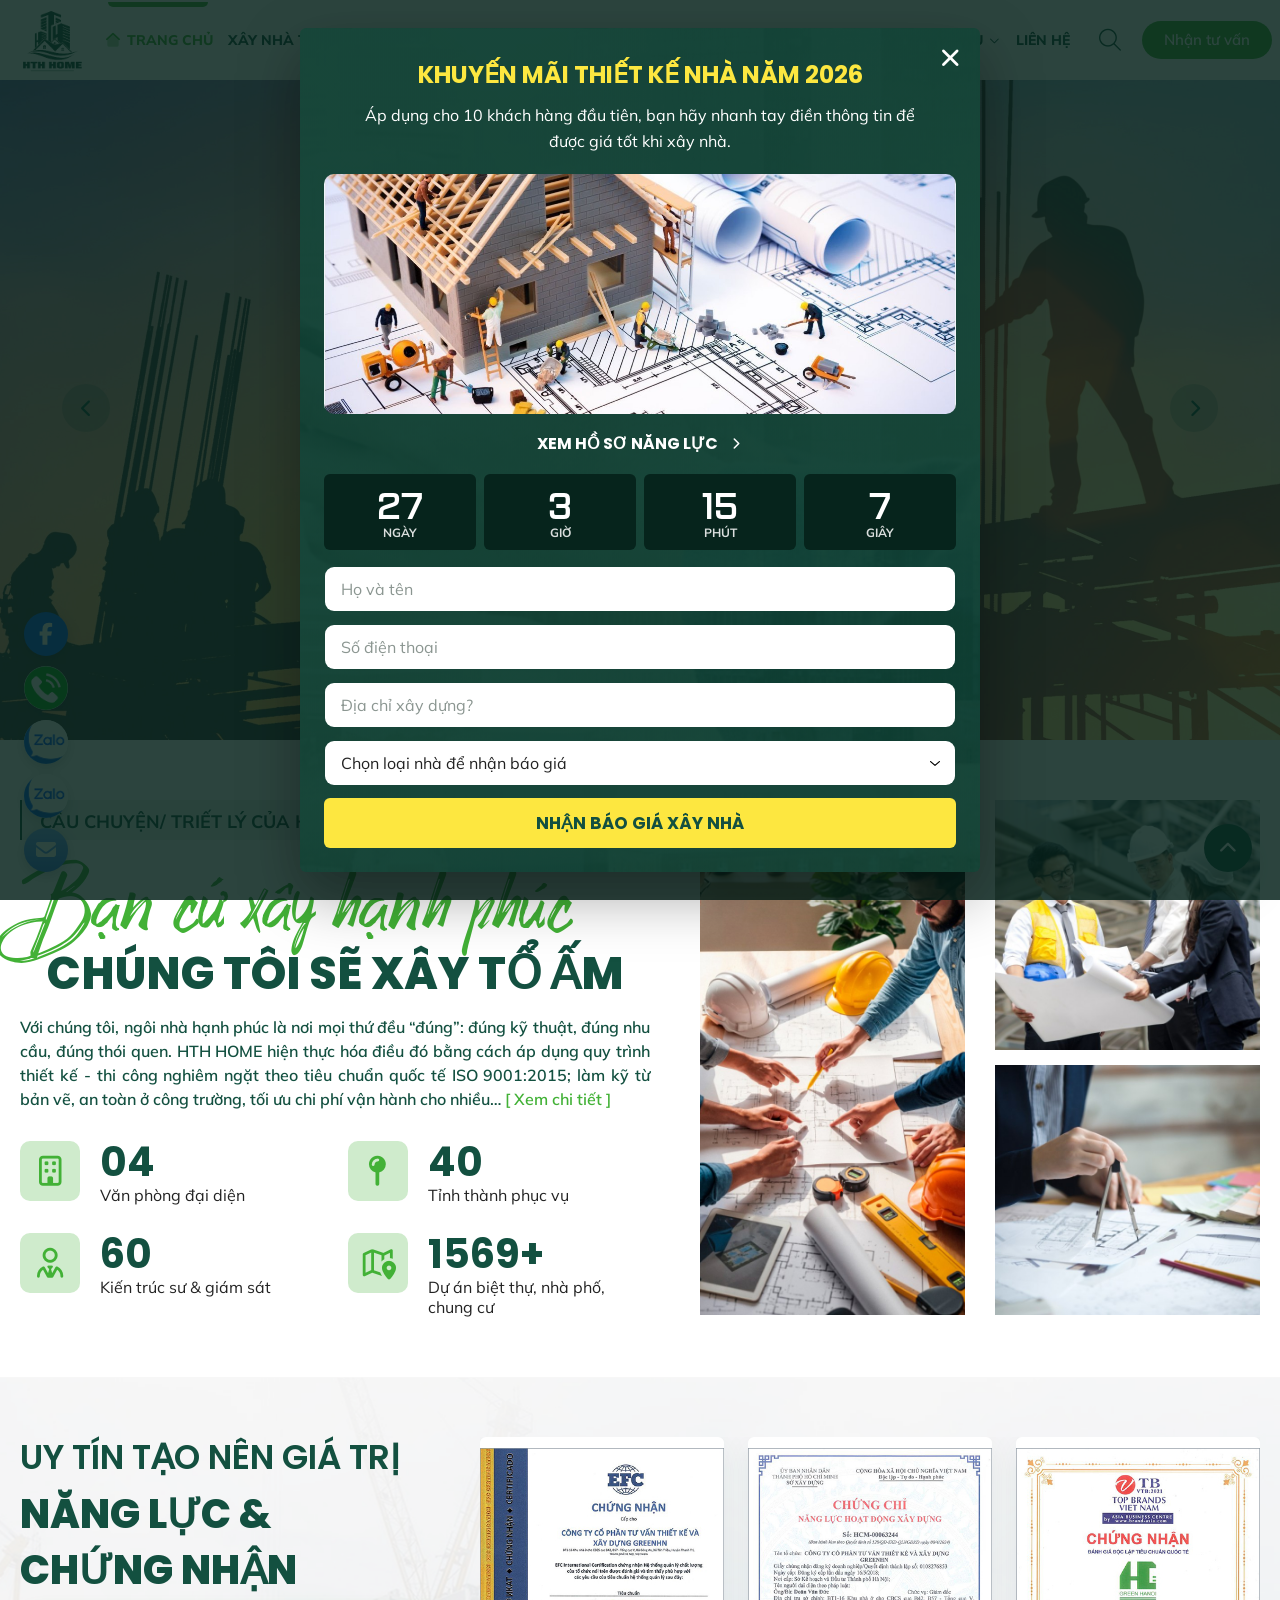
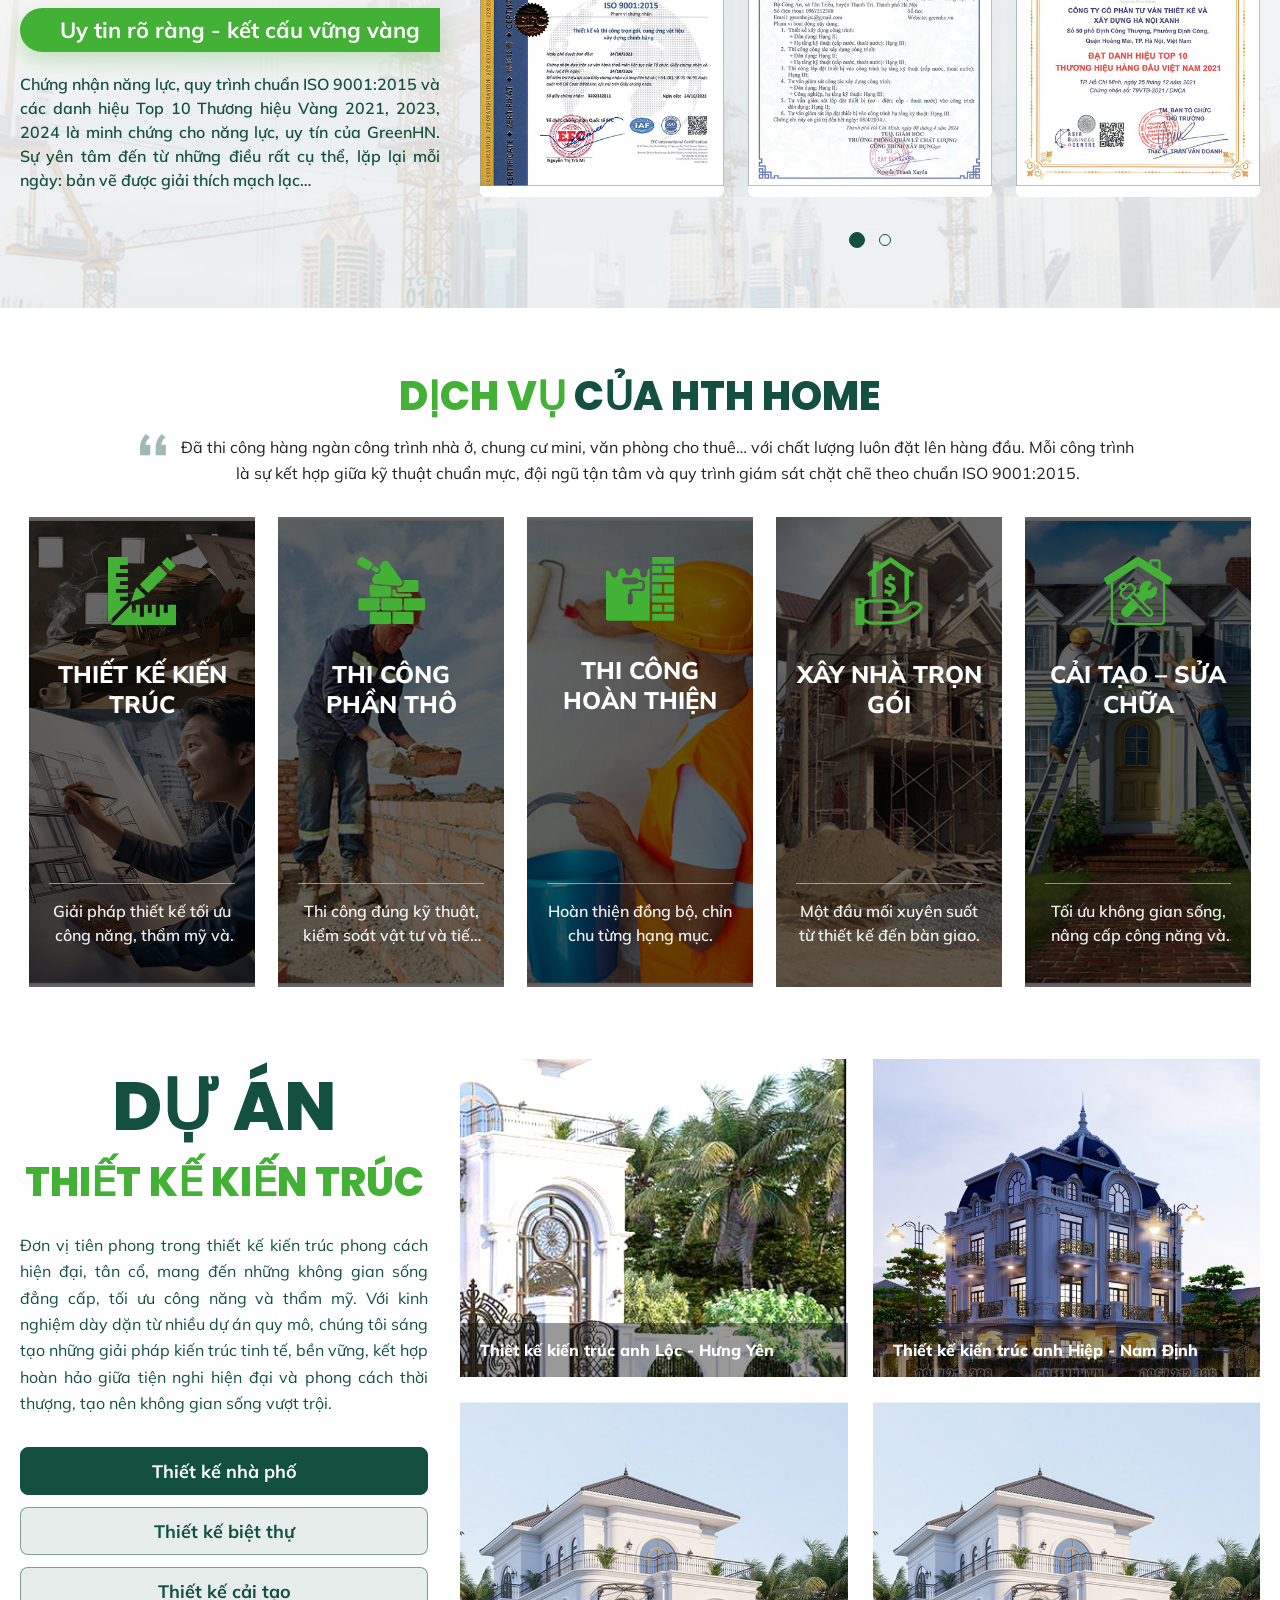
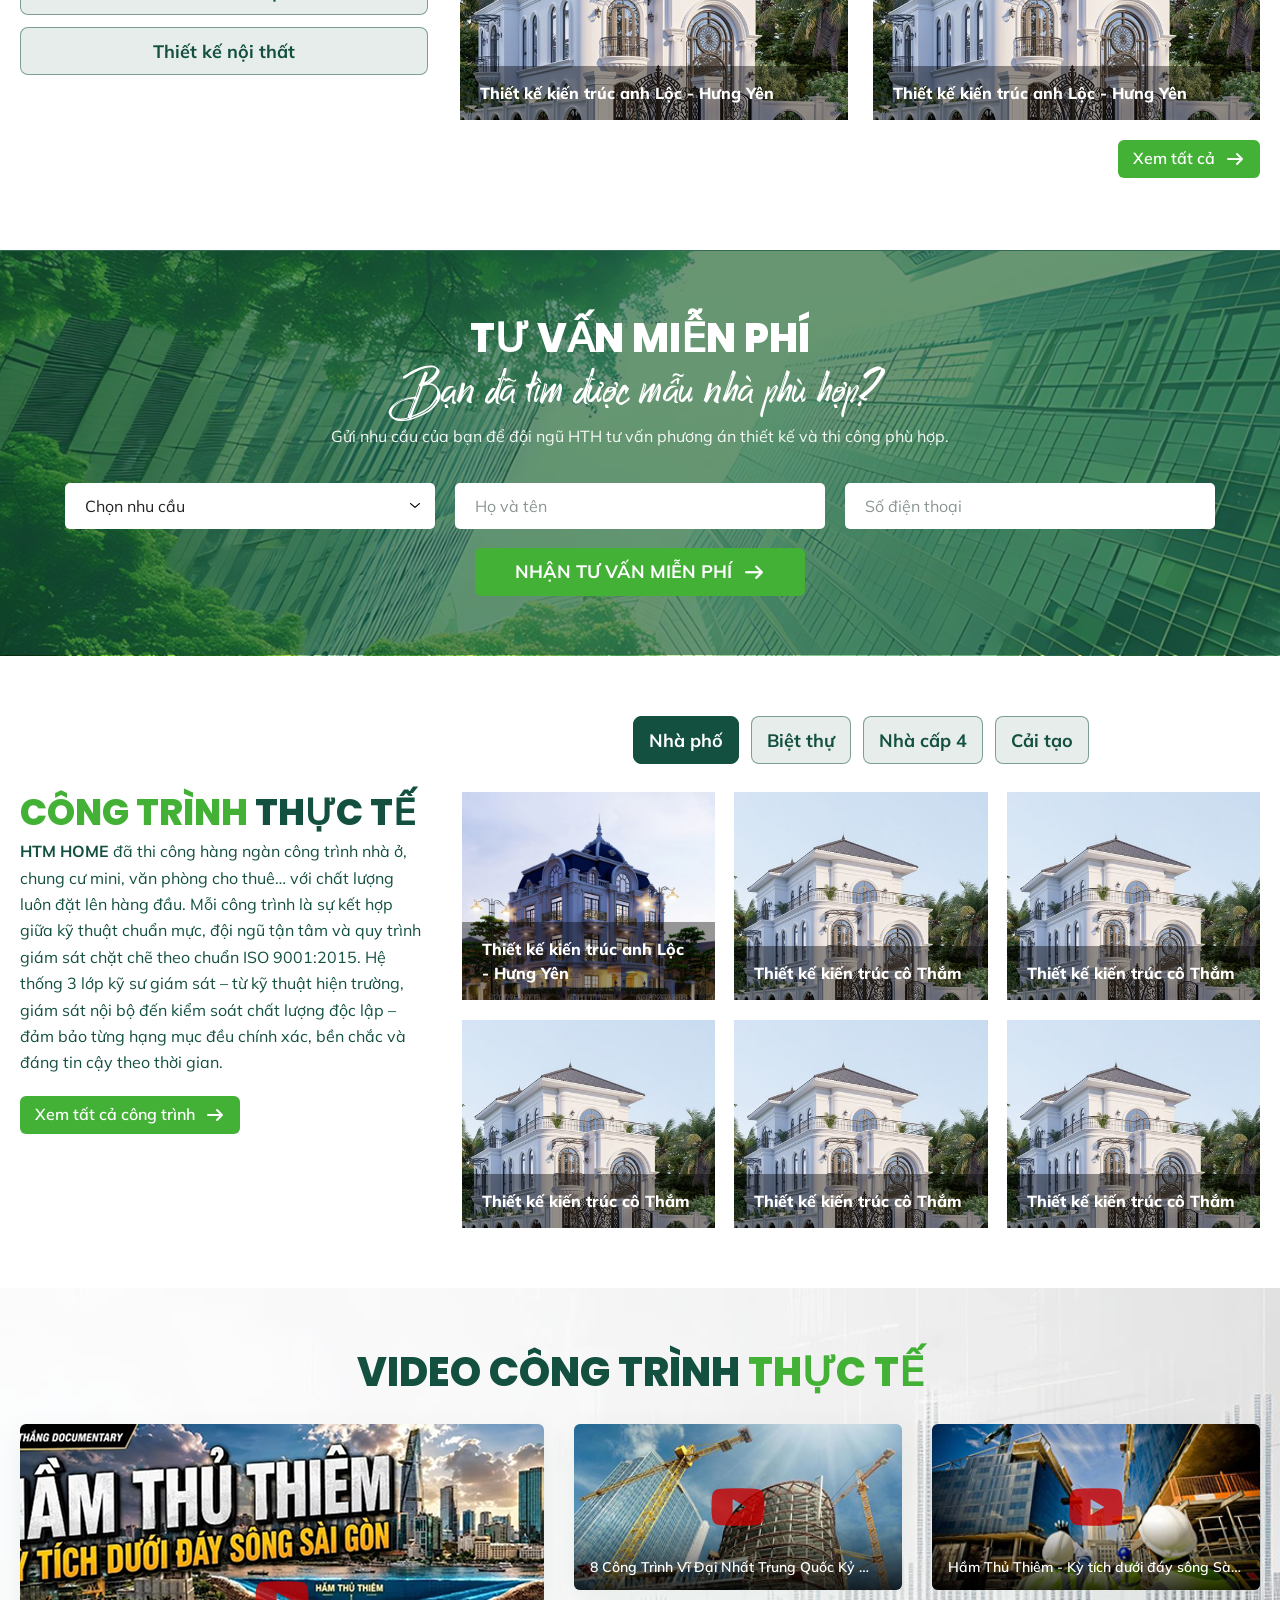
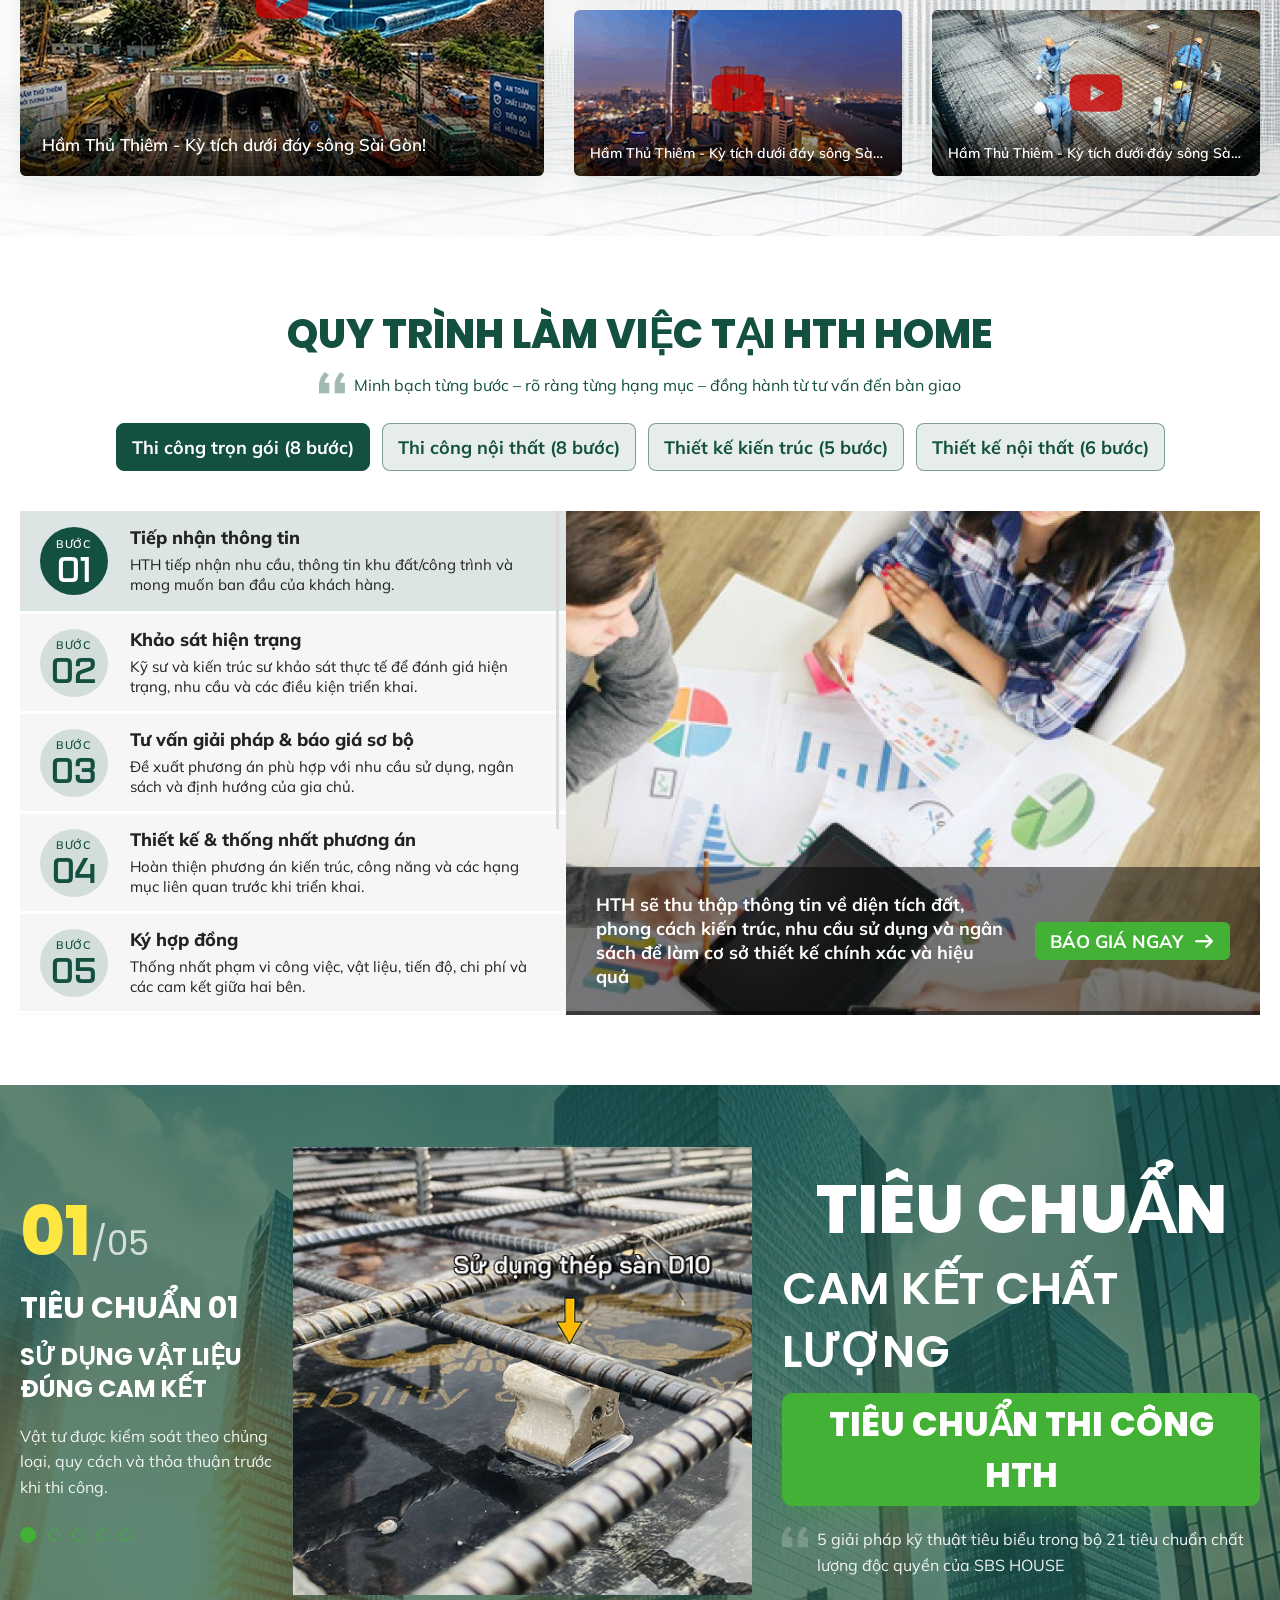
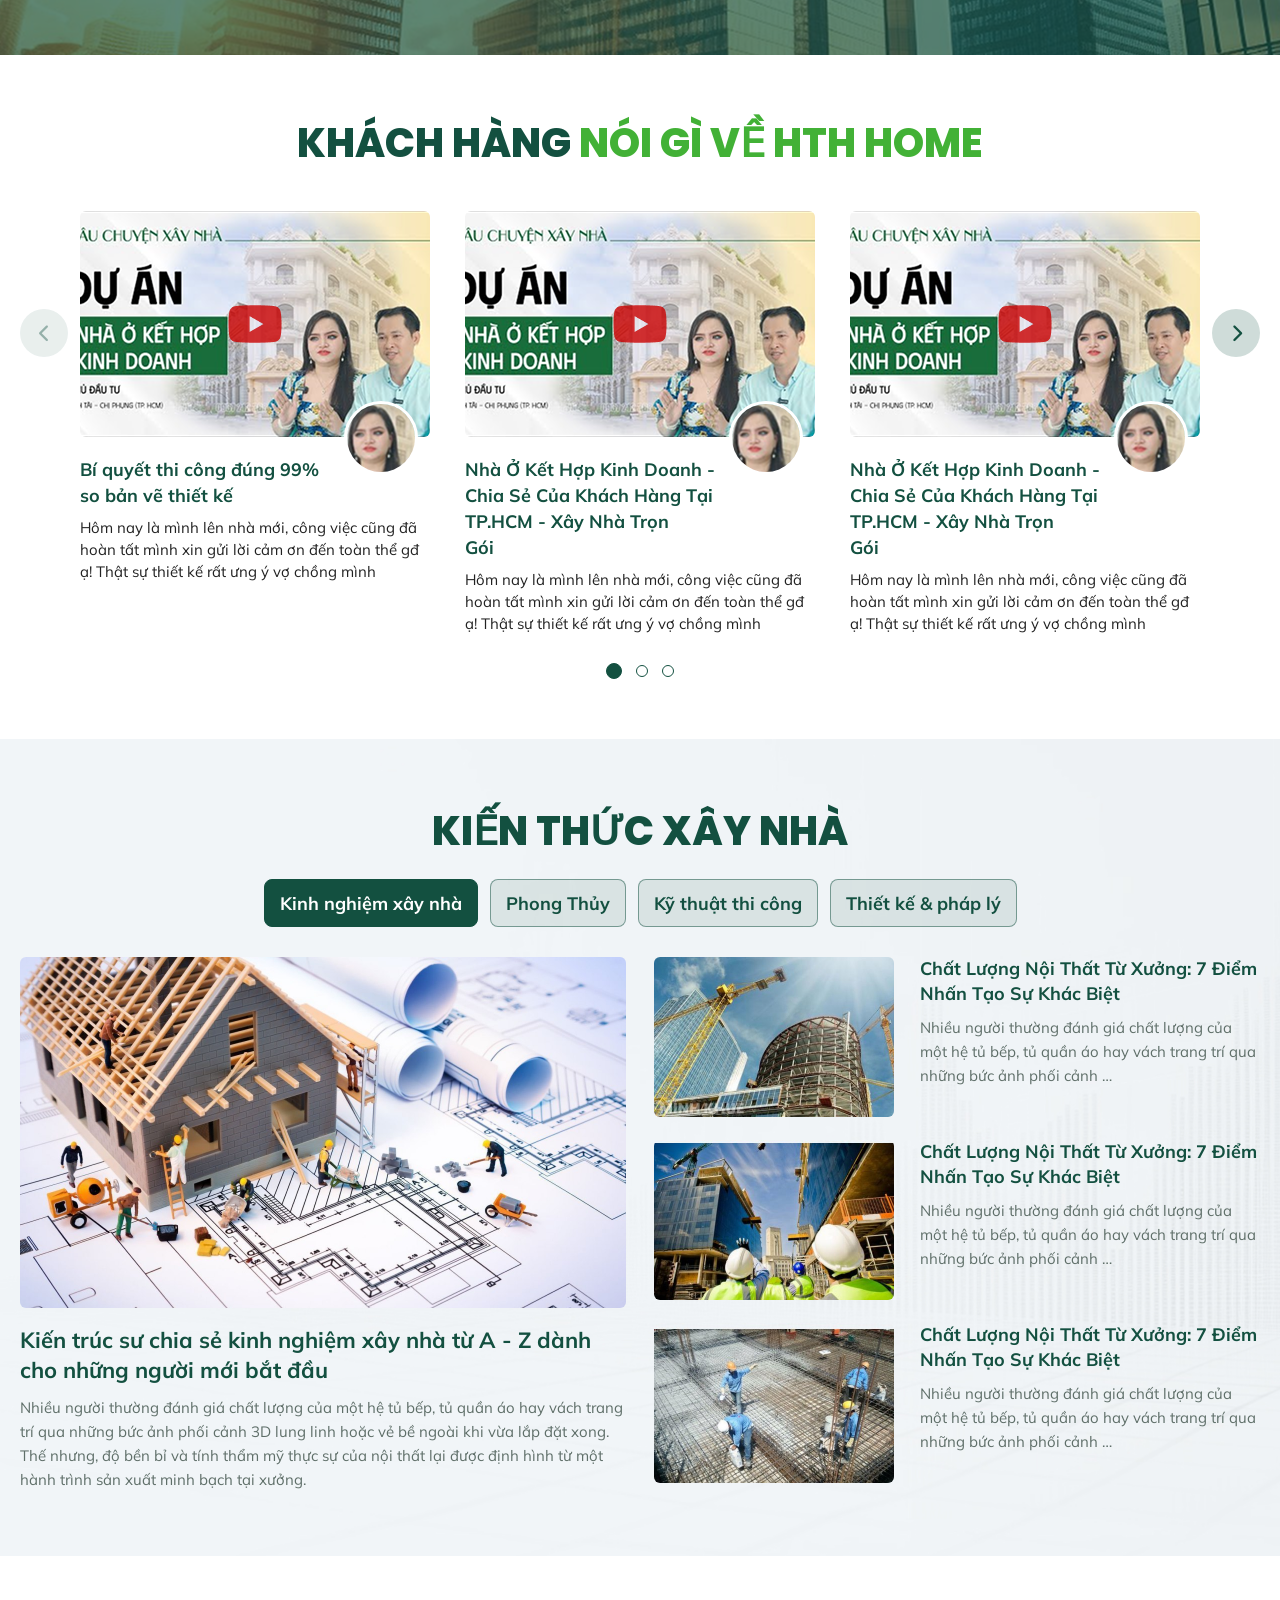
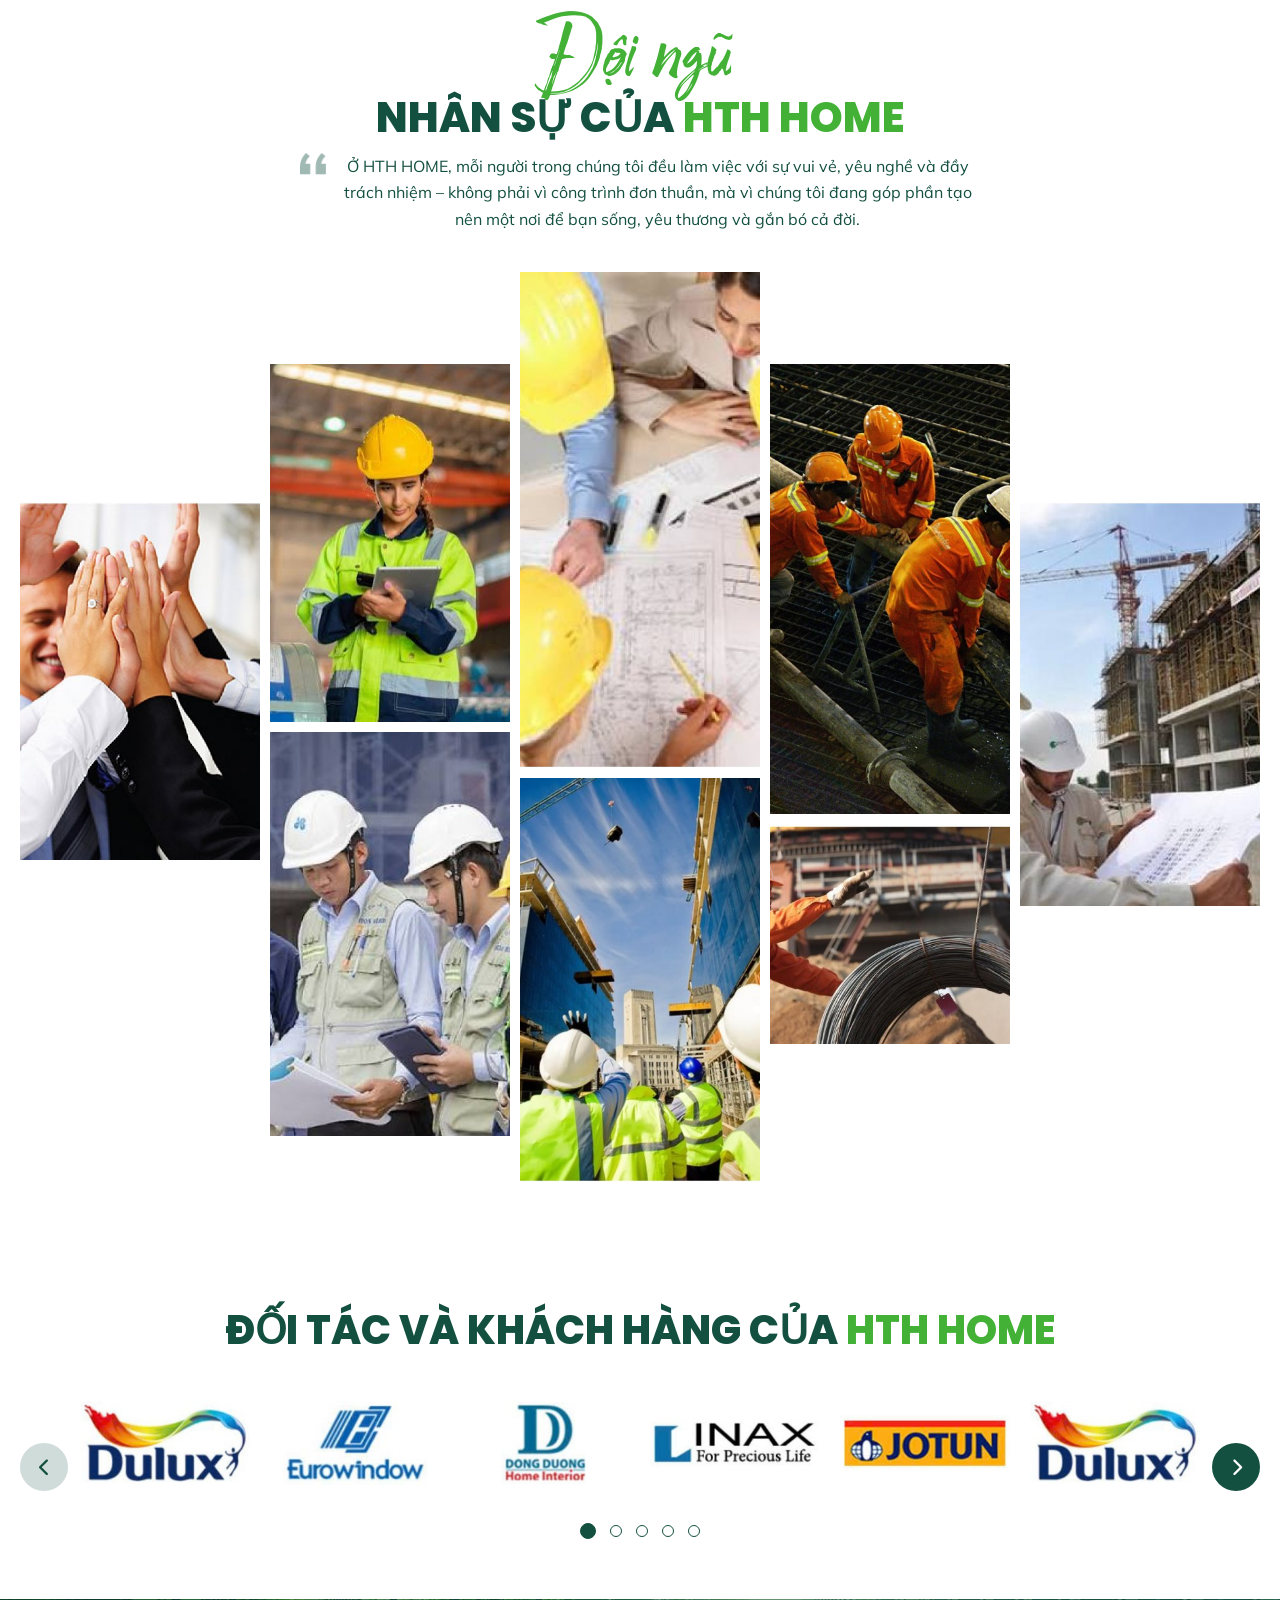
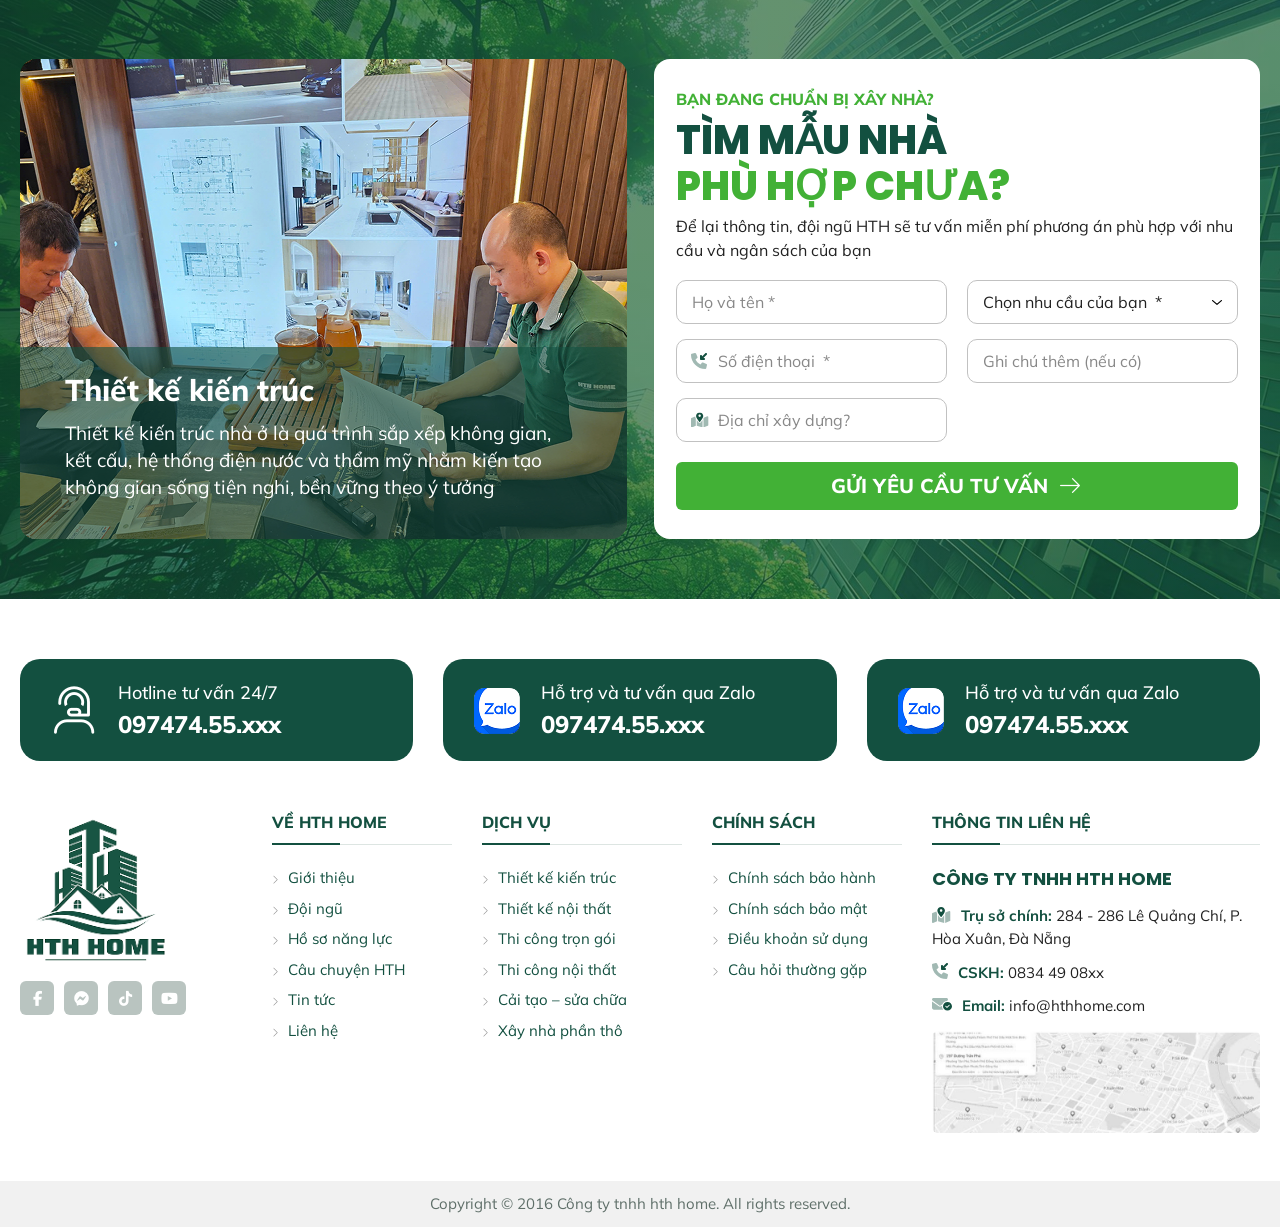
<file: index.html>
<!DOCTYPE html>
<html lang="vi">

<head>
    <meta charset="UTF-8">
    <meta name="viewport" content="width=device-width, initial-scale=1">
    <title>HTH HOME - Thiết kế và thi công nhà trọn gói</title>
    <meta name="description"
        content="HTH HOME - Đơn vị thiết kế kiến trúc và thi công xây nhà trọn gói theo tiêu chuẩn ISO 9001:2015.">
    <link rel="icon" href="assets/logos/hth-home-logo.png">
    <link rel="stylesheet" href="assets/vendor/bootstrap/css/bootstrap.min.css">
    <link rel="stylesheet" href="assets/vendor/fontawesome/css/all.min.css">
    <link rel="stylesheet" href="assets/vendor/aos/aos.css">
    <link rel="stylesheet" href="assets/vendor/swiper/swiper-bundle.min.css">
    <link rel="stylesheet" href="assets/css/styles.css">
    <link rel="stylesheet" href="assets/css/responsive.css">
</head>

<body>
    <header class="site-header" id="siteHeader">
        <div class="container-header site-header-inner">
            <a class="site-logo" href="index.html">
                <img src="assets/logos/hth-home-logo.png" alt="HTH HOME" width="162" height="162">
            </a>

            <nav class="main-nav" id="mainNav" aria-label="Điều hướng chính">
                <ul class="main-nav-list">
                    <li class="main-nav-item is-active">
                        <a class="main-nav-link" href="index.html"><i class="fa-duotone fa-solid fa-house-blank"></i>
                            Trang chủ</a>
                    </li>
                    <li class="main-nav-item has-submenu">
                        <a class="main-nav-link" href="hth-xayNhaTronGoi.html">Xây nhà trọn gói <i class="fa-solid fa-chevron-down"></i></a>
                        <ul class="submenu">
                            <li><a href="hth-xayNhaTronGoi.html">Xây nhà trọn gói</a></li>
                            <li><a href="#">Xây nhà phần thô</a></li>
                            <li><a href="#">Báo giá xây nhà</a></li>
                        </ul>
                    </li>
                    <li class="main-nav-item has-submenu">
                        <a class="main-nav-link" href="HTH-caiTaoNha.html">Cải tạo nhà <i class="fa-solid fa-chevron-down"></i></a>
                        <ul class="submenu">
                            <li><a href="HTH-caiTaoNha.html">Cải tạo nhà phố</a></li>
                            <li><a href="HTH-caiTaoNha.html">Cải tạo chung cư</a></li>
                            <li><a href="HTH-caiTaoNha.html">Sửa chữa nhà</a></li>
                        </ul>
                    </li>
                    <li class="main-nav-item has-submenu">
                        <a class="main-nav-link" href="hth-thiCong-xayDung.html">Thi công <i class="fa-solid fa-chevron-down"></i></a>
                        <ul class="submenu">
                            <li><a href="hth-thiCong-xayDung.html">Thi công phần thô</a></li>
                            <li><a href="hth-thiCong-xayDung.html">Thi công hoàn thiện</a></li>
                            <li><a href="hth-thiCong-xayDung.html">Thi công nội thất</a></li>
                        </ul>
                    </li>
                    <li class="main-nav-item has-submenu">
                        <a class="main-nav-link" href="hth-mauNha-duAn.html">Mẫu nhà &amp; dự án <i
                                class="fa-solid fa-chevron-down"></i></a>
                        <ul class="submenu">
                            <li><a href="hth-mauNha-duAn.html">Mẫu nhà phố</a></li>
                            <li><a href="hth-mauNha-duAn.html">Mẫu biệt thự</a></li>
                            <li><a href="hth-mauNha-duAn.html">Công trình thực tế</a></li>
                        </ul>
                    </li>
                    <li class="main-nav-item has-submenu">
                        <a class="main-nav-link" href="hth-baiViet.html">Kiến thức <i class="fa-solid fa-chevron-down"></i></a>
                        <ul class="submenu">
                            <li><a href="hth-baiViet.html">Kinh nghiệm xây nhà</a></li>
                            <li><a href="hth-phongThuy.html">Phong thủy</a></li>
                            <li><a href="#">Kỹ thuật thi công</a></li>
                        </ul>
                    </li>
                    <li class="main-nav-item has-submenu">
                        <a class="main-nav-link" href="hth-gioiThieu.html">Giới thiệu <i class="fa-solid fa-chevron-down"></i></a>
                        <ul class="submenu">
                            <li><a href="hth-gioiThieu.html">Về HTH HOME</a></li>
                            <li><a href="hth-doiNgu.html">Đội ngũ</a></li>
                            <li><a href="hth-hoSoNangLuc.html">Hồ sơ năng lực</a></li>
                        </ul>
                    </li>
                    <li class="main-nav-item">
                        <a class="main-nav-link" href="hth-lienHe.html">Liên hệ</a>
                    </li>
                </ul>
            </nav>

            <div class="site-header-actions">
                <button class="header-search" type="button" id="searchToggle" aria-label="Tìm kiếm"
                    aria-expanded="false" aria-controls="headerSearch">
                    <i class="fa-light fa-magnifying-glass"></i>
                    <i class="fa-light fa-xmark"></i>
                </button>
                <a class="button button-primary header-cta" href="#contact">Nhận tư vấn</a>
                <button class="nav-toggle" type="button" id="navToggle" aria-label="Mở menu" aria-expanded="false"
                    aria-controls="mainNav">
                    <span></span><span></span><span></span>
                </button>
            </div>
        </div>

        <div class="header-search-panel" id="headerSearch">
            <form class="search-form container-header" role="search" action="#" method="get">
                <label class="visually-hidden" for="searchKeyword">Từ khoá tìm kiếm</label>
                <input class="form-control search-input" id="searchKeyword" name="q" type="search"
                    placeholder="Tìm mẫu nhà, dịch vụ, bài viết…" autocomplete="off">
                <button class="button button-primary search-submit" type="submit">
                    <i class="fa-sharp fa-light fa-magnifying-glass"></i>Tìm kiếm
                </button>
            </form>
        </div>
    </header>

    <main>

        <section class="section-full hero-section">
            <div class="swiper hero-slider" id="heroSlider">
                <div class="swiper-wrapper">
                    <div class="swiper-slide">
                        <img class="hero-image" src="assets/images/hero-slide-01.jpg"
                            alt="Công trường xây dựng HTH HOME">
                    </div>
                    <div class="swiper-slide">
                        <img class="hero-image" src="assets/images/hero-slide-02.jpg"
                            alt="Công trình cao tầng do HTH HOME thi công" loading="lazy">
                    </div>
                </div>
                <button class="slider-arrow slider-arrow-prev hero-arrow-prev" type="button" aria-label="Slide trước"><i
                        class="fa-solid fa-chevron-left"></i></button>
                <button class="slider-arrow slider-arrow-next hero-arrow-next" type="button" aria-label="Slide sau"><i
                        class="fa-solid fa-chevron-right"></i></button>
                <div class="swiper-pagination hero-pagination"></div>
            </div>
        </section>

        <section class="section story-section">
            <div class="container-custom">
                <div class="story-layout">
                    <div class="story-content">
                        <p class="section-tag" data-aos="fade-up">Câu chuyện/ Triết lý của HTH HOME</p>
                        <h2 class="story-title" data-aos="fade-up">
                            <span class="script-title">Bạn cứ xây hạnh phúc</span>
                            <span class="display-title">Chúng tôi sẽ xây tổ ấm</span>
                        </h2>
                        <p class="story-description" data-aos="fade-up">
                            Với chúng tôi, ngôi nhà hạnh phúc là nơi mọi thứ đều “đúng”: đúng kỹ thuật, đúng nhu cầu,
                            đúng thói quen.
                            HTH HOME hiện thực hóa điều đó bằng cách áp dụng quy trình thiết kế - thi công nghiêm ngặt
                            theo tiêu chuẩn
                            quốc tế ISO 9001:2015; làm kỹ từ bản vẽ, an toàn ở công trường, tối ưu chi phí vận hành cho
                            nhiều…
                            <a class="text-link" href="#">[ Xem chi tiết ]</a>
                        </p>

                        <ul class="stats-grid" data-aos="fade-up">
                            <li class="stat-item">
                                <span class="stat-icon"><i class="fa-regular fa-building"></i></span>
                                <span class="stat-body">
                                    <span class="stat-number" data-count-to="4" data-count-pad="2">04</span>
                                    <span class="stat-label">Văn phòng đại diện</span>
                                </span>
                            </li>
                            <li class="stat-item">
                                <span class="stat-icon"><i class="fa-solid fa-map-pin"></i></span>
                                <span class="stat-body">
                                    <span class="stat-number" data-count-to="40">40</span>
                                    <span class="stat-label">Tỉnh thành phục vụ</span>
                                </span>
                            </li>
                            <li class="stat-item">
                                <span class="stat-icon"><i class="fa-regular fa-user-tie"></i></span>
                                <span class="stat-body">
                                    <span class="stat-number" data-count-to="60">60</span>
                                    <span class="stat-label">Kiến trúc sư &amp; giám sát</span>
                                </span>
                            </li>
                            <li class="stat-item">
                                <span class="stat-icon"><i class="fa-regular fa-map-location-dot"></i></span>
                                <span class="stat-body">
                                    <span class="stat-number" data-count-to="1569" data-count-suffix="+">1569+</span>
                                    <span class="stat-label">Dự án biệt thự, nhà phố, chung cư</span>
                                </span>
                            </li>
                        </ul>
                    </div>

                    <div class="story-gallery" data-aos="fade-left">
                        <figure class="story-figure story-figure-tall">
                            <img src="assets/images/story-design-consultation.jpg"
                                alt="Kiến trúc sư tư vấn phương án thiết kế" loading="lazy">
                        </figure>
                        <figure class="story-figure">
                            <img src="assets/images/story-engineer-meeting.jpg"
                                alt="Đội ngũ kỹ sư trao đổi hồ sơ công trình" loading="lazy">
                        </figure>
                        <figure class="story-figure">
                            <img src="assets/images/story-site-inspection.jpg"
                                alt="Kỹ sư kiểm tra bản vẽ tại công trường" loading="lazy">
                        </figure>
                    </div>
                </div>
            </div>
        </section>

        <section class="section-full certification-section">
            <div class="container-custom">
                <div class="certification-layout">
                    <div class="certification-content">
                        <p class="section-overline" data-aos="fade-up">Uy tín tạo nên giá trị</p>
                        <h2 class="section-title" data-aos="fade-up">Năng lực &amp;<br>Chứng nhận</h2>
                        <p class="badge-pill" data-aos="fade-up">Uy tin rõ ràng - kết cấu vững vàng</p>
                        <p class="certification-description" data-aos="fade-up">
                            Chứng nhận năng lực, quy trình chuẩn ISO 9001:2015 và các danh hiệu Top 10 Thương hiệu Vàng
                            2021,
                            2023, 2024 là minh chứng cho năng lực, uy tín của GreenHN. Sự yên tâm đến từ những điều rất
                            cụ thể,
                            lặp lại mỗi ngày: bản vẽ được giải thích mạch lạc…
                        </p>
                    </div>

                    <div class="certification-slider-wrap" data-aos="fade-up">
                        <div class="swiper certification-slider" id="certificationSlider">
                            <div class="swiper-wrapper">
                                <div class="swiper-slide">
                                    <figure class="certificate-figure"><img
                                            src="assets/images/certificate-01.jpg" alt="Chứng nhận ISO 9001:2015"
                                            loading="lazy"></figure>
                                </div>
                                <div class="swiper-slide">
                                    <figure class="certificate-figure"><img
                                            src="assets/images/certificate-02.jpg"
                                            alt="Giấy chứng nhận đăng ký doanh nghiệp" loading="lazy"></figure>
                                </div>
                                <div class="swiper-slide">
                                    <figure class="certificate-figure"><img
                                            src="assets/images/certificate-03.jpg"
                                            alt="Chứng nhận Top 10 Thương hiệu hàng đầu Việt Nam" loading="lazy">
                                    </figure>
                                </div>
                                <div class="swiper-slide">
                                    <figure class="certificate-figure"><img
                                            src="assets/images/certificate-04.jpg"
                                            alt="Chứng nhận dịch vụ chất lượng vàng" loading="lazy"></figure>
                                </div>
                            </div>
                        </div>
                        <div class="swiper-pagination certification-pagination"></div>
                    </div>
                </div>
            </div>
        </section>

        <section class="section services-section">
            <div class="container-custom">
                <h2 class="section-title section-title-center" data-aos="fade-up">
                    <span class="highlight">Dịch vụ</span> của HTH HOME
                </h2>
                <blockquote class="section-quote section-quote-center" data-aos="fade-up">
                    Đã thi công hàng ngàn công trình nhà ở, chung cư mini, văn phòng cho thuê… với chất lượng luôn đặt
                    lên hàng đầu.
                    Mỗi công trình là sự kết hợp giữa kỹ thuật chuẩn mực, đội ngũ tận tâm và quy trình giám sát chặt chẽ
                    theo chuẩn ISO 9001:2015.
                </blockquote>
            </div>

            <div class="services-grid">
                <article class="service-card" data-aos="fade-up" data-aos-delay="0">
                    <img class="service-image" src="assets/images/service-architecture-design.jpg" alt=""
                        loading="lazy">
                    <img class="service-icon" src="assets/icons/icon-architecture-design.svg" alt="" width="68"
                        height="68" loading="lazy">
                    <h3 class="service-title">Thiết kế kiến trúc</h3>
                    <p class="service-description">Giải pháp thiết kế tối ưu công năng, thẩm mỹ và ngân sách.</p>
                    <a class="button button-primary service-link" href="#">Xem chi tiết <i
                            class="fa-solid fa-arrow-right"></i></a>
                </article>
                <article class="service-card" data-aos="fade-up" data-aos-delay="80">
                    <img class="service-image" src="assets/images/service-rough-construction.jpg" alt=""
                        loading="lazy">
                    <img class="service-icon" src="assets/icons/icon-rough-construction.svg" alt="" width="68"
                        height="68" loading="lazy">
                    <h3 class="service-title">Thi công phần thô</h3>
                    <p class="service-description">Thi công đúng kỹ thuật, kiểm soát vật tư và tiến độ.</p>
                    <a class="button button-primary service-link" href="#">Xem chi tiết <i
                            class="fa-solid fa-arrow-right"></i></a>
                </article>
                <article class="service-card" data-aos="fade-up" data-aos-delay="160">
                    <img class="service-image" src="assets/images/service-finishing-construction.jpg" alt=""
                        loading="lazy">
                    <img class="service-icon" src="assets/icons/icon-finishing-construction.svg" alt=""
                        width="68" height="64" loading="lazy">
                    <h3 class="service-title">Thi công hoàn thiện</h3>
                    <p class="service-description">Hoàn thiện đồng bộ, chỉn chu từng hạng mục.</p>
                    <a class="button button-primary service-link" href="#">Xem chi tiết <i
                            class="fa-solid fa-arrow-right"></i></a>
                </article>
                <article class="service-card" data-aos="fade-up" data-aos-delay="240">
                    <img class="service-image" src="assets/images/service-turnkey-construction.jpg" alt=""
                        loading="lazy">
                    <img class="service-icon" src="assets/icons/icon-turnkey-construction.svg" alt="" width="68"
                        height="68" loading="lazy">
                    <h3 class="service-title">Xây nhà trọn gói</h3>
                    <p class="service-description">Một đầu mối xuyên suốt từ thiết kế đến bàn giao.</p>
                    <a class="button button-primary service-link" href="#">Xem chi tiết <i
                            class="fa-solid fa-arrow-right"></i></a>
                </article>
                <article class="service-card" data-aos="fade-up" data-aos-delay="320">
                    <img class="service-image" src="assets/images/service-renovation.jpg" alt="" loading="lazy">
                    <img class="service-icon" src="assets/icons/icon-renovation.svg" alt="" width="68"
                        height="68" loading="lazy">
                    <h3 class="service-title">Cải tạo – sửa chữa</h3>
                    <p class="service-description">Tối ưu không gian sống, nâng cấp công năng và diện mạo ngôi nhà. Tối
                        ưu không gian sống, nâng cấp công năng và diện mạo ngôi nhà. Tối ưu không gian sống, nâng cấp
                        công năng và diện mạo ngôi nhà.</p>
                    <a class="button button-primary service-link" href="#">Xem chi tiết <i
                            class="fa-solid fa-arrow-right"></i></a>
                </article>
            </div>
        </section>

        <section class="section projects-section">
            <div class="container-custom">
                <div class="split-layout">
                    <div class="split-content">
                        <h2 class="section-title" data-aos="fade-up">
                            <span class="display-title">Dự án</span>
                            <span class="highlight">Thiết kế kiến trúc</span>
                        </h2>
                        <blockquote class="section-quote" data-aos="fade-up">
                            Đơn vị tiên phong trong thiết kế kiến trúc phong cách hiện đại, tân cổ, mang đến những không
                            gian sống
                            đẳng cấp, tối ưu công năng và thẩm mỹ. Với kinh nghiệm dày dặn từ nhiều dự án quy mô, chúng
                            tôi sáng tạo
                            những giải pháp kiến trúc tinh tế, bền vững, kết hợp hoàn hảo giữa tiện nghi hiện đại và
                            phong cách thời
                            thượng, tạo nên không gian sống vượt trội.
                        </blockquote>
                        <div class="filter-list filter-list-stacked" data-aos="fade-up">
                            <button class="filter-button is-active" type="button">Thiết kế nhà phố</button>
                            <button class="filter-button" type="button">Thiết kế biệt thự</button>
                            <button class="filter-button" type="button">Thiết kế cải tạo</button>
                            <button class="filter-button" type="button">Thiết kế nội thất</button>
                        </div>
                    </div>

                    <div class="split-media">
                        <div class="project-grid">
                            <article class="project-card" data-aos="fade-up">
                                <img class="project-card-image" src="assets/images/project-featured.jpg"
                                    alt="Thiết kế kiến trúc anh Lộc - Hưng Yên" loading="lazy">
                                <span class="project-card-caption">Thiết kế kiến trúc anh Lộc - Hưng Yên</span>
                                <div class="project-card-info">
                                    <h3 class="project-card-title">Thiết kế kiến trúc anh Lộc - Hưng Yên</h3>
                                    <dl class="project-meta">
                                        <div class="project-meta-row">
                                            <dt>Mã dự án:</dt>
                                            <dd>HNX 35</dd>
                                        </div>
                                        <div class="project-meta-row">
                                            <dt>Địa chỉ:</dt>
                                            <dd>Hà Nội</dd>
                                        </div>
                                        <div class="project-meta-row">
                                            <dt>Chủ đầu tư:</dt>
                                            <dd>Cô Thắm</dd>
                                        </div>
                                        <div class="project-meta-row">
                                            <dt>Quy mô:</dt>
                                            <dd>2 tầng + Tum</dd>
                                        </div>
                                    </dl>
                                    <a class="button button-primary" href="#">Xem chi tiết <i
                                            class="fa-solid fa-arrow-right"></i></a>
                                </div>
                            </article>
                            <article class="project-card" data-aos="fade-up" data-aos-delay="80">
                                <img class="project-card-image" src="assets/images/project-01.jpg"
                                    alt="Thiết kế kiến trúc anh Hiệp - Nam Định" loading="lazy">
                                <span class="project-card-caption">Thiết kế kiến trúc anh Hiệp - Nam Định</span>
                                <div class="project-card-info">
                                    <h3 class="project-card-title">Thiết kế kiến trúc anh Hiệp - Nam Định</h3>
                                    <dl class="project-meta">
                                        <div class="project-meta-row">
                                            <dt>Mã dự án:</dt>
                                            <dd>HNX 35</dd>
                                        </div>
                                        <div class="project-meta-row">
                                            <dt>Địa chỉ:</dt>
                                            <dd>Hà Nội</dd>
                                        </div>
                                        <div class="project-meta-row">
                                            <dt>Chủ đầu tư:</dt>
                                            <dd>Cô Thắm</dd>
                                        </div>
                                        <div class="project-meta-row">
                                            <dt>Quy mô:</dt>
                                            <dd>2 tầng + Tum</dd>
                                        </div>
                                    </dl>
                                    <a class="button button-primary" href="#">Xem chi tiết <i
                                            class="fa-solid fa-arrow-right"></i></a>
                                </div>
                            </article>
                            <article class="project-card" data-aos="fade-up" data-aos-delay="160">
                                <img class="project-card-image" src="assets/images/project-02.jpg"
                                    alt="Thiết kế kiến trúc anh Lộc - Hưng Yên" loading="lazy">
                                <span class="project-card-caption">Thiết kế kiến trúc anh Lộc - Hưng Yên</span>
                                <div class="project-card-info">
                                    <h3 class="project-card-title">Thiết kế kiến trúc anh Lộc - Hưng Yên</h3>
                                    <dl class="project-meta">
                                        <div class="project-meta-row">
                                            <dt>Mã dự án:</dt>
                                            <dd>HNX 35</dd>
                                        </div>
                                        <div class="project-meta-row">
                                            <dt>Địa chỉ:</dt>
                                            <dd>Hà Nội</dd>
                                        </div>
                                        <div class="project-meta-row">
                                            <dt>Chủ đầu tư:</dt>
                                            <dd>Cô Thắm</dd>
                                        </div>
                                        <div class="project-meta-row">
                                            <dt>Quy mô:</dt>
                                            <dd>2 tầng + Tum</dd>
                                        </div>
                                    </dl>
                                    <a class="button button-primary" href="#">Xem chi tiết <i
                                            class="fa-solid fa-arrow-right"></i></a>
                                </div>
                            </article>
                            <article class="project-card" data-aos="fade-up" data-aos-delay="240">
                                <img class="project-card-image" src="assets/images/project-03.jpg"
                                    alt="Thiết kế kiến trúc anh Lộc - Hưng Yên" loading="lazy">
                                <span class="project-card-caption">Thiết kế kiến trúc anh Lộc - Hưng Yên</span>
                                <div class="project-card-info">
                                    <h3 class="project-card-title">Thiết kế kiến trúc anh Lộc - Hưng Yên</h3>
                                    <dl class="project-meta">
                                        <div class="project-meta-row">
                                            <dt>Mã dự án:</dt>
                                            <dd>HNX 35</dd>
                                        </div>
                                        <div class="project-meta-row">
                                            <dt>Địa chỉ:</dt>
                                            <dd>Hà Nội</dd>
                                        </div>
                                        <div class="project-meta-row">
                                            <dt>Chủ đầu tư:</dt>
                                            <dd>Cô Thắm</dd>
                                        </div>
                                        <div class="project-meta-row">
                                            <dt>Quy mô:</dt>
                                            <dd>2 tầng + Tum</dd>
                                        </div>
                                    </dl>
                                    <a class="button button-primary" href="#">Xem chi tiết <i
                                            class="fa-solid fa-arrow-right"></i></a>
                                </div>
                            </article>
                        </div>

                        <div class="section-action">
                            <a class="button button-primary" href="#">Xem tất cả <i
                                    class="fa-solid fa-arrow-right"></i></a>
                        </div>
                    </div>
                </div>
            </div>
        </section>

        <section class="section-full consultation-section">
            <div class="container-custom">
                <h2 class="section-title section-title-center section-title-light" data-aos="fade-up">Tư vấn miễn phí
                </h2>
                <p class="script-title script-title-light script-title-center" data-aos="fade-up">Bạn đã tìm được mẫu
                    nhà phù hợp?</p>
                <p class="consultation-description" data-aos="fade-up">Gửi nhu cầu của bạn để đội ngũ HTH tư vấn phương
                    án thiết kế và thi công phù hợp.</p>

                <form class="consultation-form" data-aos="fade-up">
                    <div class="form-field">
                        <label class="visually-hidden" for="consultationNeed">Chọn nhu cầu</label>
                        <select class="form-control" id="consultationNeed" name="need">
                            <option value="">Chọn nhu cầu</option>
                            <option value="thiet-ke-kien-truc">Thiết kế kiến trúc</option>
                            <option value="xay-nha-tron-goi">Xây nhà trọn gói</option>
                            <option value="thi-cong-noi-that">Thi công nội thất</option>
                            <option value="cai-tao-sua-chua">Cải tạo – sửa chữa</option>
                        </select>
                    </div>
                    <div class="form-field">
                        <label class="visually-hidden" for="consultationName">Họ và tên</label>
                        <input class="form-control" id="consultationName" name="name" type="text"
                            placeholder="Họ và tên" required>
                    </div>
                    <div class="form-field">
                        <label class="visually-hidden" for="consultationPhone">Số điện thoại</label>
                        <input class="form-control" id="consultationPhone" name="phone" type="tel"
                            placeholder="Số điện thoại" required>
                    </div>
                    <button class="button button-primary consultation-submit" type="submit">Nhận tư vấn miễn phí <i
                            class="fa-solid fa-arrow-right"></i></button>
                </form>
            </div>
        </section>

        <section class="section works-section">
            <div class="container-custom">
                <div class="split-layout">
                    <div class="split-content">
                        <h2 class="section-title" data-aos="fade-up">
                            <span class="highlight">Công trình</span> thực tế
                        </h2>
                        <blockquote class="section-quote" data-aos="fade-up">
                            <strong>HTM HOME</strong> đã thi công hàng ngàn công trình nhà ở, chung cư mini, văn phòng
                            cho thuê…
                            với chất lượng luôn đặt lên hàng đầu. Mỗi công trình là sự kết hợp giữa kỹ thuật chuẩn mực,
                            đội ngũ tận
                            tâm và quy trình giám sát chặt chẽ theo chuẩn ISO 9001:2015. Hệ thống 3 lớp kỹ sư giám sát –
                            từ kỹ thuật
                            hiện trường, giám sát nội bộ đến kiểm soát chất lượng độc lập – đảm bảo từng hạng mục đều
                            chính xác,
                            bền chắc và đáng tin cậy theo thời gian.
                        </blockquote>
                        <a class="button button-primary" href="#" data-aos="fade-up">Xem tất cả công trình <i
                                class="fa-solid fa-arrow-right"></i></a>
                    </div>

                    <div class="split-media">
                        <div class="filter-list filter-list-above" data-aos="fade-up">
                            <button class="filter-button is-active" type="button">Nhà phố</button>
                            <button class="filter-button" type="button">Biệt thự</button>
                            <button class="filter-button" type="button">Nhà cấp 4</button>
                            <button class="filter-button" type="button">Cải tạo</button>
                        </div>

                        <div class="work-grid">
                            <article class="project-card" data-aos="fade-up">
                                <img class="project-card-image" src="assets/images/project-01.jpg"
                                    alt="Thiết kế kiến trúc anh Lộc - Hưng Yên" loading="lazy">
                                <span class="project-card-caption">Thiết kế kiến trúc anh Lộc - Hưng Yên</span>
                                <div class="project-card-info">
                                    <h3 class="project-card-title">Thiết kế kiến trúc anh Lộc - Hưng Yên</h3>
                                    <p class="project-card-address">Địa chỉ: Hà Nội</p>
                                    <a class="button button-primary" href="#">Xem chi tiết <i
                                            class="fa-solid fa-arrow-right"></i></a>
                                </div>
                            </article>
                            <article class="project-card" data-aos="fade-up" data-aos-delay="60">
                                <img class="project-card-image" src="assets/images/work-01.jpg"
                                    alt="Thiết kế kiến trúc cô Thắm" loading="lazy">
                                <span class="project-card-caption">Thiết kế kiến trúc cô Thắm</span>
                                <div class="project-card-info">
                                    <h3 class="project-card-title">Thiết kế kiến trúc cô Thắm</h3>
                                    <p class="project-card-address">Địa chỉ: Hà Nội</p>
                                    <a class="button button-primary" href="#">Xem chi tiết <i
                                            class="fa-solid fa-arrow-right"></i></a>
                                </div>
                            </article>
                            <article class="project-card" data-aos="fade-up" data-aos-delay="120">
                                <img class="project-card-image" src="assets/images/work-02.jpg"
                                    alt="Thiết kế kiến trúc cô Thắm" loading="lazy">
                                <span class="project-card-caption">Thiết kế kiến trúc cô Thắm</span>
                                <div class="project-card-info">
                                    <h3 class="project-card-title">Thiết kế kiến trúc cô Thắm</h3>
                                    <p class="project-card-address">Địa chỉ: Hà Nội</p>
                                    <a class="button button-primary" href="#">Xem chi tiết <i
                                            class="fa-solid fa-arrow-right"></i></a>
                                </div>
                            </article>
                            <article class="project-card" data-aos="fade-up" data-aos-delay="180">
                                <img class="project-card-image" src="assets/images/work-03.jpg"
                                    alt="Thiết kế kiến trúc cô Thắm" loading="lazy">
                                <span class="project-card-caption">Thiết kế kiến trúc cô Thắm</span>
                                <div class="project-card-info">
                                    <h3 class="project-card-title">Thiết kế kiến trúc cô Thắm</h3>
                                    <p class="project-card-address">Địa chỉ: Hà Nội</p>
                                    <a class="button button-primary" href="#">Xem chi tiết <i
                                            class="fa-solid fa-arrow-right"></i></a>
                                </div>
                            </article>
                            <article class="project-card" data-aos="fade-up" data-aos-delay="240">
                                <img class="project-card-image" src="assets/images/work-04.jpg"
                                    alt="Thiết kế kiến trúc cô Thắm" loading="lazy">
                                <span class="project-card-caption">Thiết kế kiến trúc cô Thắm</span>
                                <div class="project-card-info">
                                    <h3 class="project-card-title">Thiết kế kiến trúc cô Thắm</h3>
                                    <p class="project-card-address">Địa chỉ: Hà Nội</p>
                                    <a class="button button-primary" href="#">Xem chi tiết <i
                                            class="fa-solid fa-arrow-right"></i></a>
                                </div>
                            </article>
                            <article class="project-card" data-aos="fade-up" data-aos-delay="300">
                                <img class="project-card-image" src="assets/images/work-05.jpg"
                                    alt="Thiết kế kiến trúc cô Thắm" loading="lazy">
                                <span class="project-card-caption">Thiết kế kiến trúc cô Thắm</span>
                                <div class="project-card-info">
                                    <h3 class="project-card-title">Thiết kế kiến trúc cô Thắm</h3>
                                    <p class="project-card-address">Địa chỉ: Hà Nội</p>
                                    <a class="button button-primary" href="#">Xem chi tiết <i
                                            class="fa-solid fa-arrow-right"></i></a>
                                </div>
                            </article>
                        </div>
                    </div>
                </div>
            </div>
        </section>

        <section class="section-full video-section">
            <div class="container-custom">
                <h2 class="section-title section-title-center" data-aos="fade-up">
                    Video công trình <span class="highlight">thực tế</span>
                </h2>

                <div class="video-grid">
                    <a class="video-card video-card-featured" href="#" data-aos="fade-up">
                        <img class="video-card-image" src="assets/images/video-thumbnail-01.jpg"
                            alt="Hầm Thủ Thiêm - Kỳ tích dưới đáy sông Sài Gòn" loading="lazy">
                        <img class="video-card-play" src="assets/icons/youtube.png" alt="" width="56" height="50"
                            loading="lazy">
                        <span class="video-card-caption">Hầm Thủ Thiêm - Kỳ tích dưới đáy sông Sài Gòn!</span>
                    </a>
                    <a class="video-card" href="#" data-aos="fade-up" data-aos-delay="80">
                        <img class="video-card-image" src="assets/images/video-thumbnail-02.jpg"
                            alt="8 công trình vĩ đại nhất Trung Quốc" loading="lazy">
                        <img class="video-card-play" src="assets/icons/youtube.png" alt="" width="56" height="50"
                            loading="lazy">
                        <span class="video-card-caption">8 Công Trình Vĩ Đại Nhất Trung Quốc Kỷ …</span>
                    </a>
                    <a class="video-card" href="#" data-aos="fade-up" data-aos-delay="120">
                        <img class="video-card-image" src="assets/images/video-thumbnail-03.jpg"
                            alt="Hầm Thủ Thiêm - Kỳ tích dưới đáy sông Sài Gòn" loading="lazy">
                        <img class="video-card-play" src="assets/icons/youtube.png" alt="" width="56" height="50"
                            loading="lazy">
                        <span class="video-card-caption">Hầm Thủ Thiêm - Kỳ tích dưới đáy sông Sài…</span>
                    </a>
                    <a class="video-card" href="#" data-aos="fade-up" data-aos-delay="160">
                        <img class="video-card-image" src="assets/images/video-thumbnail-04.jpg"
                            alt="Hầm Thủ Thiêm - Kỳ tích dưới đáy sông Sài Gòn" loading="lazy">
                        <img class="video-card-play" src="assets/icons/youtube.png" alt="" width="56" height="50"
                            loading="lazy">
                        <span class="video-card-caption">Hầm Thủ Thiêm - Kỳ tích dưới đáy sông Sài…</span>
                    </a>
                    <a class="video-card" href="#" data-aos="fade-up" data-aos-delay="200">
                        <img class="video-card-image" src="assets/images/video-thumbnail-05.jpg"
                            alt="Hầm Thủ Thiêm - Kỳ tích dưới đáy sông Sài Gòn" loading="lazy">
                        <img class="video-card-play" src="assets/icons/youtube.png" alt="" width="56" height="50"
                            loading="lazy">
                        <span class="video-card-caption">Hầm Thủ Thiêm - Kỳ tích dưới đáy sông Sài…</span>
                    </a>
                </div>
            </div>
        </section>

        <section class="section process-section">
            <div class="container-custom">
                <h2 class="section-title section-title-center" data-aos="fade-up">Quy trình làm việc tại HTH HOME</h2>
                <blockquote class="section-quote section-quote-center" data-aos="fade-up">
                    Minh bạch từng bước – rõ ràng từng hạng mục – đồng hành từ tư vấn đến bàn giao
                </blockquote>

                <div class="filter-list filter-list-center" data-aos="fade-up">
                    <button class="filter-button is-active" type="button">Thi công trọn gói (8 bước)</button>
                    <button class="filter-button" type="button">Thi công nội thất (8 bước)</button>
                    <button class="filter-button" type="button">Thiết kế kiến trúc (5 bước)</button>
                    <button class="filter-button" type="button">Thiết kế nội thất (6 bước)</button>
                </div>

                <div class="process-layout">
                    <div class="process-panel">
                        <ol class="process-list">
                            <li class="process-step is-active" data-aos="fade-up" role="button" tabindex="0"
                                data-figure-text="HTH sẽ thu thập thông tin về diện tích đất, phong cách kiến trúc, nhu cầu sử dụng và ngân sách để làm cơ sở thiết kế chính xác và hiệu quả"
                                data-figure-image="assets/images/process-consultation.jpg">
                                <span class="process-step-number"><span class="process-step-label">Bước</span>01</span>
                                <div class="process-step-body">
                                    <h3 class="process-step-title">Tiếp nhận thông tin</h3>
                                    <p class="process-step-description">HTH tiếp nhận nhu cầu, thông tin khu đất/công
                                        trình
                                        và mong muốn ban đầu của khách hàng.</p>
                                </div>
                            </li>
                            <li class="process-step" data-aos="fade-up" data-aos-delay="60" role="button" tabindex="0"
                                data-figure-image="assets/images/process-survey.jpg">
                                <span class="process-step-number"><span class="process-step-label">Bước</span>02</span>
                                <div class="process-step-body">
                                    <h3 class="process-step-title">Khảo sát hiện trạng</h3>
                                    <p class="process-step-description">Kỹ sư và kiến trúc sư khảo sát thực tế để đánh
                                        giá
                                        hiện trạng, nhu cầu và các điều kiện triển khai.</p>
                                </div>
                            </li>
                            <li class="process-step" data-aos="fade-up" data-aos-delay="120" role="button" tabindex="0"
                                data-figure-image="assets/images/process-proposal.jpg">
                                <span class="process-step-number"><span class="process-step-label">Bước</span>03</span>
                                <div class="process-step-body">
                                    <h3 class="process-step-title">Tư vấn giải pháp &amp; báo giá sơ bộ</h3>
                                    <p class="process-step-description">Đề xuất phương án phù hợp với nhu cầu sử dụng,
                                        ngân
                                        sách và định hướng của gia chủ.</p>
                                </div>
                            </li>
                            <li class="process-step" data-aos="fade-up" data-aos-delay="180" role="button" tabindex="0"
                                data-figure-image="assets/images/process-design.jpg">
                                <span class="process-step-number"><span class="process-step-label">Bước</span>04</span>
                                <div class="process-step-body">
                                    <h3 class="process-step-title">Thiết kế &amp; thống nhất phương án</h3>
                                    <p class="process-step-description">Hoàn thiện phương án kiến trúc, công năng và các
                                        hạng mục liên quan trước khi triển khai.</p>
                                </div>
                            </li>
                            <li class="process-step" data-aos="fade-up" data-aos-delay="240" role="button" tabindex="0"
                                data-figure-image="assets/images/process-contract.jpg">
                                <span class="process-step-number"><span class="process-step-label">Bước</span>05</span>
                                <div class="process-step-body">
                                    <h3 class="process-step-title">Ký hợp đồng</h3>
                                    <p class="process-step-description">Thống nhất phạm vi công việc, vật liệu, tiến độ,
                                        chi
                                        phí và các cam kết giữa hai bên.</p>
                                </div>
                            </li>
                            <li class="process-step" data-aos="fade-up" data-aos-delay="300" role="button" tabindex="0"
                                data-figure-image="assets/images/process-drafting.jpg">
                                <span class="process-step-number"><span class="process-step-label">Bước</span>06</span>
                                <div class="process-step-body">
                                    <h3 class="process-step-title">Lên phương án thiết kế</h3>
                                    <p class="process-step-description">Hiện thực hóa ý tưởng thành bản vẽ hoàn chỉnh.
                                    </p>
                                </div>
                            </li>
                            <li class="process-step" data-aos="fade-up" data-aos-delay="360" role="button" tabindex="0"
                                data-figure-image="assets/images/process-approval.jpg">
                                <span class="process-step-number"><span class="process-step-label">Bước</span>07</span>
                                <div class="process-step-body">
                                    <h3 class="process-step-title">Chốt hồ sơ bản vẽ</h3>
                                    <p class="process-step-description">Bảo vệ phương án thiết kế và sẵn sàng thi công.
                                    </p>
                                </div>
                            </li>
                            <li class="process-step" data-aos="fade-up" data-aos-delay="420" role="button" tabindex="0"
                                data-figure-image="assets/images/process-estimate.jpg">
                                <span class="process-step-number"><span class="process-step-label">Bước</span>08</span>
                                <div class="process-step-body">
                                    <h3 class="process-step-title">Lập dự toán và báo giá thi công</h3>
                                    <p class="process-step-description">Kiểm soát ngân sách tối ưu.</p>
                                </div>
                            </li>
                        </ol>
                        <span class="process-scrollbar" aria-hidden="true"><span
                                class="process-scrollbar-thumb"></span></span>
                    </div>

                    <figure class="process-figure" data-aos="fade-left">
                        <img src="assets/images/process-consultation.jpg"
                            alt="Chuyên viên HTH HOME tư vấn phương án cho khách hàng" loading="lazy">
                        <figcaption class="process-figure-overlay">
                            <p class="process-figure-text">HTH sẽ thu thập thông tin về diện tích đất, phong cách kiến
                                trúc, nhu cầu sử dụng và ngân sách để làm cơ sở thiết kế chính xác và hiệu quả</p>
                            <a class="button button-primary" href="#contact">Báo giá ngay <i
                                    class="fa-solid fa-arrow-right"></i></a>
                        </figcaption>
                    </figure>
                </div>
            </div>
        </section>

        <section class="section-full standards-section">
            <div class="container-custom">
                <div class="standards-layout">
                    <div class="standards-detail" data-aos="fade-up">
                        <p class="standards-counter"><span class="standards-counter-current">01</span>/05</p>
                        <p class="standards-index">Tiêu chuẩn 01</p>
                        <h3 class="standards-name">Sử dụng vật liệu đúng cam kết</h3>
                        <p class="standards-description">Vật tư được kiểm soát theo chủng loại, quy cách và thỏa thuận
                            trước khi thi công.</p>
                        <div class="dot-nav">
                            <button class="dot is-active" type="button" aria-label="Tiêu chuẩn 1"
                                data-standard-index="Tiêu chuẩn 01" data-standard-name="Sử dụng vật liệu đúng cam kết"
                                data-standard-description="Vật tư được kiểm soát theo chủng loại, quy cách và thỏa thuận trước khi thi công."
                                data-standard-image="assets/images/standard-01.jpg"
                                data-standard-alt="Sử dụng thép sàn D10 đúng cam kết"></button>
                            <button class="dot" type="button" aria-label="Tiêu chuẩn 2"
                                data-standard-index="Tiêu chuẩn 02" data-standard-name="Sử dụng vật liệu đúng cam kết"
                                data-standard-description="Vật tư được kiểm soát theo chủng loại, quy cách và thỏa thuận trước khi thi công."
                                data-standard-image="assets/images/standard-02.jpg"
                                data-standard-alt="Sử dụng thép sàn D10 đúng cam kết"></button>
                            <button class="dot" type="button" aria-label="Tiêu chuẩn 3"
                                data-standard-index="Tiêu chuẩn 03" data-standard-name="Sử dụng vật liệu đúng cam kết"
                                data-standard-description="Vật tư được kiểm soát theo chủng loại, quy cách và thỏa thuận trước khi thi công."
                                data-standard-image="assets/images/standard-03.jpg"
                                data-standard-alt="Sử dụng thép sàn D10 đúng cam kết"></button>
                            <button class="dot" type="button" aria-label="Tiêu chuẩn 4"
                                data-standard-index="Tiêu chuẩn 04" data-standard-name="Sử dụng vật liệu đúng cam kết"
                                data-standard-description="Vật tư được kiểm soát theo chủng loại, quy cách và thỏa thuận trước khi thi công."
                                data-standard-image="assets/images/standard-04.jpg"
                                data-standard-alt="Sử dụng thép sàn D10 đúng cam kết"></button>
                            <button class="dot" type="button" aria-label="Tiêu chuẩn 5"
                                data-standard-index="Tiêu chuẩn 05" data-standard-name="Sử dụng vật liệu đúng cam kết"
                                data-standard-description="Vật tư được kiểm soát theo chủng loại, quy cách và thỏa thuận trước khi thi công."
                                data-standard-image="assets/images/standard-05.jpg"
                                data-standard-alt="Sử dụng thép sàn D10 đúng cam kết"></button>
                        </div>
                    </div>

                    <figure class="standards-figure" data-aos="zoom-in">
                        <img src="assets/images/standard-01.jpg" alt="Sử dụng thép sàn D10 đúng cam kết"
                            loading="lazy">
                    </figure>

                    <div class="standards-content" data-aos="fade-left">
                        <h2 class="section-title section-title-light">
                            <span class="display-title">Tiêu chuẩn</span>
                            <span class="subtitle">Cam kết chất lượng</span>
                        </h2>
                        <p class="badge-pill badge-pill-primary">Tiêu chuẩn thi công HTH</p>
                        <blockquote class="section-quote section-quote-light">
                            5 giải pháp kỹ thuật tiêu biểu trong bộ 21 tiêu chuẩn chất lượng độc quyền của SBS HOUSE
                        </blockquote>
                    </div>
                </div>
            </div>
        </section>

        <section class="section testimonials-section">
            <div class="container-custom">
                <h2 class="section-title section-title-center" data-aos="fade-up">
                    Khách hàng <span class="highlight">nói gì về HTH HOME</span>
                </h2>

                <div class="testimonials-slider-wrap" data-aos="fade-up">
                    <div class="swiper testimonials-slider" id="testimonialsSlider">
                        <div class="swiper-wrapper">
                            <article class="swiper-slide testimonial-card">
                                <div class="testimonial-media">
                                    <a class="testimonial-thumbnail" href="#">
                                        <img class="testimonial-image"
                                            src="assets/images/testimonial-thumbnail-01.jpg"
                                            alt="Bí quyết thi công đúng 99% so bản vẽ thiết kế" loading="lazy">
                                        <img class="testimonial-play" src="assets/icons/youtube.png" alt=""
                                            width="56" height="50" loading="lazy">
                                    </a>
                                    <img class="testimonial-avatar" src="assets/images/testimonial-avatar-01.jpg"
                                        alt="" loading="lazy">
                                </div>
                                <h3 class="testimonial-title">
                                    <a href="#" class="link-text"> Bí quyết thi công đúng 99% so bản vẽ thiết kế</a>
                                </h3>
                                <p class="testimonial-description">Hôm nay là mình lên nhà mới, công việc cũng đã hoàn
                                    tất mình xin gửi lời cảm ơn đến toàn thể gđ ạ! Thật sự thiết kế rất ưng ý vợ chồng
                                    mình</p>
                            </article>
                            <article class="swiper-slide testimonial-card">
                                <div class="testimonial-media">
                                    <a class="testimonial-thumbnail" href="#">
                                        <img class="testimonial-image"
                                            src="assets/images/testimonial-thumbnail-02.jpg"
                                            alt="Nhà ở kết hợp kinh doanh - chia sẻ của khách hàng tại TP.HCM"
                                            loading="lazy">
                                        <img class="testimonial-play" src="assets/icons/youtube.png" alt=""
                                            width="56" height="50" loading="lazy">
                                    </a>
                                    <img class="testimonial-avatar" src="assets/images/testimonial-avatar-02.jpg"
                                        alt="" loading="lazy">
                                </div>
                                <h3 class="testimonial-title"><a href="#" class="link-text">Nhà Ở Kết Hợp Kinh Doanh -
                                        Chia Sẻ Của Khách Hàng Tại
                                        TP.HCM - Xây Nhà Trọn Gói</a></h3>
                                <p class="testimonial-description">Hôm nay là mình lên nhà mới, công việc cũng đã hoàn
                                    tất mình xin gửi lời cảm ơn đến toàn thể gđ ạ! Thật sự thiết kế rất ưng ý vợ chồng
                                    mình</p>
                            </article>
                            <article class="swiper-slide testimonial-card">
                                <div class="testimonial-media">
                                    <a class="testimonial-thumbnail" href="#">
                                        <img class="testimonial-image"
                                            src="assets/images/testimonial-thumbnail-03.jpg"
                                            alt="Nhà ở kết hợp kinh doanh - chia sẻ của khách hàng tại TP.HCM"
                                            loading="lazy">
                                        <img class="testimonial-play" src="assets/icons/youtube.png" alt=""
                                            width="56" height="50" loading="lazy">
                                    </a>
                                    <img class="testimonial-avatar" src="assets/images/testimonial-avatar-03.jpg"
                                        alt="" loading="lazy">
                                </div>
                                <h3 class="testimonial-title"><a href="#" class="link-text">Nhà Ở Kết Hợp Kinh Doanh -
                                        Chia Sẻ Của Khách Hàng Tại
                                        TP.HCM - Xây Nhà Trọn Gói</a></h3>
                                <p class="testimonial-description">Hôm nay là mình lên nhà mới, công việc cũng đã hoàn
                                    tất mình xin gửi lời cảm ơn đến toàn thể gđ ạ! Thật sự thiết kế rất ưng ý vợ chồng
                                    mình</p>
                            </article>
                            <article class="swiper-slide testimonial-card">
                                <div class="testimonial-media">
                                    <a class="testimonial-thumbnail" href="#">
                                        <img class="testimonial-image"
                                            src="assets/images/testimonial-thumbnail-04.jpg"
                                            alt="Bí quyết thi công đúng 99% so bản vẽ thiết kế" loading="lazy">
                                        <img class="testimonial-play" src="assets/icons/youtube.png" alt=""
                                            width="56" height="50" loading="lazy">
                                    </a>
                                    <img class="testimonial-avatar" src="assets/images/testimonial-avatar-02.jpg"
                                        alt="" loading="lazy">
                                </div>
                                <h3 class="testimonial-title"><a href="#" class="link-text">Bí quyết thi công đúng 99%
                                        so bản vẽ thiết kế</a></h3>
                                <p class="testimonial-description">Hôm nay là mình lên nhà mới, công việc cũng đã hoàn
                                    tất mình xin gửi lời cảm ơn đến toàn thể gđ ạ! Thật sự thiết kế rất ưng ý vợ chồng
                                    mình</p>
                            </article>
                            <article class="swiper-slide testimonial-card">
                                <div class="testimonial-media">
                                    <a class="testimonial-thumbnail" href="#">
                                        <img class="testimonial-image"
                                            src="assets/images/testimonial-thumbnail-05.jpg"
                                            alt="Nhà ở kết hợp kinh doanh - chia sẻ của khách hàng tại TP.HCM"
                                            loading="lazy">
                                        <img class="testimonial-play" src="assets/icons/youtube.png" alt=""
                                            width="56" height="50" loading="lazy">
                                    </a>
                                    <img class="testimonial-avatar" src="assets/images/testimonial-avatar-03.jpg"
                                        alt="" loading="lazy">
                                </div>
                                <h3 class="testimonial-title"><a href="#" class="link-text">Nhà Ở Kết Hợp Kinh Doanh -
                                        Chia Sẻ Của Khách Hàng Tại
                                        TP.HCM - Xây Nhà Trọn Gói</a></h3>
                                <p class="testimonial-description">Hôm nay là mình lên nhà mới, công việc cũng đã hoàn
                                    tất mình xin gửi lời cảm ơn đến toàn thể gđ ạ! Thật sự thiết kế rất ưng ý vợ chồng
                                    mình</p>
                            </article>
                        </div>
                    </div>
                    <button class="slider-arrow slider-arrow-prev testimonials-arrow-prev" type="button"
                        aria-label="Xem trước"><i class="fa-solid fa-chevron-left"></i></button>
                    <button class="slider-arrow slider-arrow-next testimonials-arrow-next" type="button"
                        aria-label="Xem tiếp"><i class="fa-solid fa-chevron-right"></i></button>
                    <div class="swiper-pagination testimonials-pagination"></div>
                </div>
            </div>
        </section>

        <section class="section-full knowledge-section">
            <div class="container-custom">
                <h2 class="section-title section-title-center" data-aos="fade-up">Kiến thức xây nhà</h2>

                <div class="filter-list filter-list-center" data-aos="fade-up">
                    <button class="filter-button is-active" type="button">Kinh nghiệm xây nhà</button>
                    <button class="filter-button" type="button">Phong Thủy</button>
                    <button class="filter-button" type="button">Kỹ thuật thi công</button>
                    <button class="filter-button" type="button">Thiết kế &amp; pháp lý</button>
                </div>

                <div class="knowledge-layout">
                    <article class="article-card article-card-featured" data-aos="fade-up">
                        <a class="article-thumbnail" href="#">
                            <img src="assets/images/article-featured.jpg"
                                alt="Kiến trúc sư chia sẻ kinh nghiệm xây nhà từ A - Z" loading="lazy">
                        </a>
                        <h3 class="article-title"><a href="#">Kiến trúc sư chia sẻ kinh nghiệm xây nhà từ A - Z dành cho
                                những người mới bắt đầu</a></h3>
                        <p class="article-description">
                            Nhiều người thường đánh giá chất lượng của một hệ tủ bếp, tủ quần áo hay vách trang trí qua
                            những bức ảnh
                            phối cảnh 3D lung linh hoặc vẻ bề ngoài khi vừa lắp đặt xong. Thế nhưng, độ bền bỉ và tính
                            thẩm mỹ thực sự
                            của nội thất lại được định hình từ một hành trình sản xuất minh bạch tại xưởng.
                        </p>
                    </article>

                    <div class="article-list">
                        <article class="article-card article-card-row" data-aos="fade-up" data-aos-delay="80">
                            <a class="article-thumbnail" href="#">
                                <img src="assets/images/article-01.jpg" alt="Chất lượng nội thất từ xưởng"
                                    loading="lazy">
                            </a>
                            <div class="article-body">
                                <h3 class="article-title"><a href="#">Chất Lượng Nội Thất Từ Xưởng: 7 Điểm Nhấn Tạo Sự
                                        Khác Biệt</a></h3>
                                <p class="article-description">Nhiều người thường đánh giá chất lượng của một hệ tủ bếp,
                                    tủ quần áo hay vách trang trí qua những bức ảnh phối cảnh …</p>
                            </div>
                        </article>
                        <article class="article-card article-card-row" data-aos="fade-up" data-aos-delay="140">
                            <a class="article-thumbnail" href="#">
                                <img src="assets/images/article-02.jpg" alt="Chất lượng nội thất từ xưởng"
                                    loading="lazy">
                            </a>
                            <div class="article-body">
                                <h3 class="article-title"><a href="#">Chất Lượng Nội Thất Từ Xưởng: 7 Điểm Nhấn Tạo Sự
                                        Khác Biệt</a></h3>
                                <p class="article-description">Nhiều người thường đánh giá chất lượng của một hệ tủ bếp,
                                    tủ quần áo hay vách trang trí qua những bức ảnh phối cảnh …</p>
                            </div>
                        </article>
                        <article class="article-card article-card-row" data-aos="fade-up" data-aos-delay="200">
                            <a class="article-thumbnail" href="#">
                                <img src="assets/images/article-03.jpg" alt="Chất lượng nội thất từ xưởng"
                                    loading="lazy">
                            </a>
                            <div class="article-body">
                                <h3 class="article-title"><a href="#">Chất Lượng Nội Thất Từ Xưởng: 7 Điểm Nhấn Tạo Sự
                                        Khác Biệt</a></h3>
                                <p class="article-description">Nhiều người thường đánh giá chất lượng của một hệ tủ bếp,
                                    tủ quần áo hay vách trang trí qua những bức ảnh phối cảnh …</p>
                            </div>
                        </article>
                    </div>
                </div>
            </div>
        </section>

        <section class="section team-section">
            <div class="container-custom">
                <h2 class="section-title section-title-center" data-aos="fade-up">
                    <span class="script-title">Đội ngũ</span>
                    <span class="display-title">Nhân sự của <span class="highlight">HTH HOME</span></span>
                </h2>
                <blockquote class="section-quote section-quote-center" data-aos="fade-up">
                    Ở HTH HOME, mỗi người trong chúng tôi đều làm việc với sự vui vẻ, yêu nghề và đầy trách nhiệm –
                    không phải vì
                    công trình đơn thuần, mà vì chúng tôi đang góp phần tạo nên một nơi để bạn sống, yêu thương và gắn
                    bó cả đời.
                </blockquote>

                <div class="team-mosaic" data-zoom-group="team-home">
                    <figure class="team-figure team-figure-01" data-zoom data-aos="fade-up"><img
                            src="assets/images/team-01.jpg" alt="Đội ngũ HTH HOME" loading="lazy"><span class="zoom-badge" aria-hidden="true"><i class="fa-light fa-magnifying-glass-plus"></i></span></figure>
                    <figure class="team-figure team-figure-02" data-zoom data-aos="fade-up" data-aos-delay="60"><img
                            src="assets/images/team-02.jpg" alt="Kỹ sư giám sát tại nhà máy" loading="lazy">
                    <span class="zoom-badge" aria-hidden="true"><i class="fa-light fa-magnifying-glass-plus"></i></span></figure>
                    <figure class="team-figure team-figure-03" data-zoom data-aos="fade-up" data-aos-delay="120"><img
                            src="assets/images/team-03.jpg" alt="Kỹ sư trao đổi hồ sơ thi công" loading="lazy">
                    <span class="zoom-badge" aria-hidden="true"><i class="fa-light fa-magnifying-glass-plus"></i></span></figure>
                    <figure class="team-figure team-figure-04" data-zoom data-aos="fade-up" data-aos-delay="180"><img
                            src="assets/images/team-04.jpg" alt="Nhóm kiến trúc sư làm việc trên bản vẽ"
                            loading="lazy"><span class="zoom-badge" aria-hidden="true"><i class="fa-light fa-magnifying-glass-plus"></i></span></figure>
                    <figure class="team-figure team-figure-05" data-zoom data-aos="fade-up" data-aos-delay="240"><img
                            src="assets/images/team-05.jpg" alt="Giám sát công trường" loading="lazy"><span class="zoom-badge" aria-hidden="true"><i class="fa-light fa-magnifying-glass-plus"></i></span></figure>
                    <figure class="team-figure team-figure-06" data-zoom data-aos="fade-up" data-aos-delay="300"><img
                            src="assets/images/team-06.jpg" alt="Công nhân thi công kết cấu" loading="lazy">
                    <span class="zoom-badge" aria-hidden="true"><i class="fa-light fa-magnifying-glass-plus"></i></span></figure>
                    <figure class="team-figure team-figure-07" data-zoom data-aos="fade-up" data-aos-delay="360"><img
                            src="assets/images/team-07.jpg" alt="Kiểm soát vật tư tại công trường"
                            loading="lazy"><span class="zoom-badge" aria-hidden="true"><i class="fa-light fa-magnifying-glass-plus"></i></span></figure>
                    <figure class="team-figure team-figure-08" data-zoom data-aos="fade-up" data-aos-delay="420"><img
                            src="assets/images/team-08.jpg" alt="Kỹ sư kiểm tra bản vẽ tại công trình"
                            loading="lazy"><span class="zoom-badge" aria-hidden="true"><i class="fa-light fa-magnifying-glass-plus"></i></span></figure>
                </div>
            </div>
        </section>

        <section class="section partners-section">
            <div class="container-custom">
                <h2 class="section-title section-title-center" data-aos="fade-up">
                    Đối tác và khách hàng của <span class="highlight">HTH HOME</span>
                </h2>

                <div class="partners-slider-wrap" data-aos="fade-up">
                    <div class="swiper partners-slider" id="partnersSlider">
                        <ul class="swiper-wrapper">
                            <li class="swiper-slide partner-logo"><img src="assets/logos/partner-dulux.jpg" alt="Dulux" width="266" height="132" loading="lazy"></li>
                            <li class="swiper-slide partner-logo"><img src="assets/logos/partner-eurowindow.jpg" alt="Eurowindow" width="201" height="116" loading="lazy"></li>
                            <li class="swiper-slide partner-logo"><img src="assets/logos/partner-dong-duong.jpg" alt="Đông Dương Home Interior" width="134" height="128" loading="lazy"></li>
                            <li class="swiper-slide partner-logo"><img src="assets/logos/partner-inax.jpg" alt="INAX" width="283" height="84" loading="lazy"></li>
                            <li class="swiper-slide partner-logo"><img src="assets/logos/partner-jotun.jpg" alt="Jotun" width="284" height="95" loading="lazy"></li>
                            <li class="swiper-slide partner-logo"><img src="assets/logos/partner-dulux.jpg" alt="Dulux" width="266" height="132" loading="lazy"></li>
                            <li class="swiper-slide partner-logo"><img src="assets/logos/partner-eurowindow.jpg" alt="Eurowindow" width="201" height="116" loading="lazy"></li>
                            <li class="swiper-slide partner-logo"><img src="assets/logos/partner-dong-duong.jpg" alt="Đông Dương Home Interior" width="134" height="128" loading="lazy"></li>
                            <li class="swiper-slide partner-logo"><img src="assets/logos/partner-inax.jpg" alt="INAX" width="283" height="84" loading="lazy"></li>
                            <li class="swiper-slide partner-logo"><img src="assets/logos/partner-jotun.jpg" alt="Jotun" width="284" height="95" loading="lazy"></li>

                        </ul>
                    </div>
                    <button class="slider-arrow slider-arrow-prev partners-arrow-prev" type="button"
                        aria-label="Đối tác trước"><i class="fa-solid fa-chevron-left"></i></button>
                    <button class="slider-arrow slider-arrow-next slider-arrow-dark partners-arrow-next" type="button"
                        aria-label="Đối tác tiếp theo"><i class="fa-solid fa-chevron-right"></i></button>
                    <div class="swiper-pagination partners-pagination"></div>
                </div>
            </div>
        </section>

        

         <section class="section-full consult-section" id="contact">
            <div class="container-custom consult-layout">
                <figure class="caption-figure caption-figure-brand consult-figure" data-aos="fade-right">
                    <img src="assets/images/consult-meeting.jpg"
                        alt="Kiến trúc sư HTH HOME trao đổi phương án thiết kế cùng khách hàng" loading="lazy">
                    <figcaption class="caption-figure-body">
                        <h3 class="caption-figure-title">Thiết kế kiến trúc</h3>
                        <p class="caption-figure-text">Thiết kế kiến trúc nhà ở là quá trình sắp xếp không gian, kết
                            cấu,
                            hệ thống điện nước và thẩm mỹ nhằm kiến tạo không gian sống tiện nghi, bền vững theo ý tưởng
                        </p>
                    </figcaption>
                </figure>

                <div class="consult-card" data-aos="fade-left">
                    <p class="consult-overline">Bạn đang chuẩn bị xây nhà?</p>
                    <h2 class="consult-title">Tìm mẫu nhà <span class="highlight">phù hợp chưa?</span></h2>
                    <p class="consult-description">Để lại thông tin, đội ngũ HTH sẽ tư vấn miễn phí phương án phù hợp
                        với nhu
                        cầu và ngân sách của bạn</p>

                    <form class="consult-form">
                        <label class="visually-hidden" for="consultName">Họ và tên</label>
                        <input class="form-control" id="consultName" name="name" type="text" placeholder="Họ và tên *"
                            required>

                        <label class="visually-hidden" for="consultNeed">Chọn nhu cầu của bạn</label>
                        <select class="form-control" id="consultNeed" name="need" required>
                            <option value="">Chọn nhu cầu của bạn &nbsp;*</option>
                            <option value="cai-tao-kien-truc">Cải tạo kiến trúc</option>
                            <option value="cai-tao-cong-nang">Cải tạo công năng</option>
                            <option value="cai-tao-noi-that">Cải tạo nội thất</option>
                            <option value="cai-tao-tong-the">Cải tạo tổng thể</option>
                        </select>

                        <span class="input-icon">
                            <img src="assets/icons/phone.svg" alt="" width="16" height="16">
                            <label class="visually-hidden" for="consultPhone">Số điện thoại</label>
                            <input class="form-control" id="consultPhone" name="phone" type="tel"
                                placeholder="Số điện thoại &nbsp;*" required>
                        </span>

                        <label class="visually-hidden" for="consultNote">Ghi chú thêm</label>
                        <input class="form-control" id="consultNote" name="note" type="text"
                            placeholder="Ghi chú thêm (nếu có)">

                        <span class="input-icon">
                            <img src="assets/icons/map.svg" alt="" width="18" height="16">
                            <label class="visually-hidden" for="consultAddress">Địa chỉ xây dựng</label>
                            <input class="form-control" id="consultAddress" name="address" type="text"
                                placeholder="Địa chỉ xây dựng?">
                        </span>

                        <button class="button button-primary consult-submit" type="submit">Gửi yêu cầu tư vấn <i
                                class="fa-light fa-arrow-right"></i></button>
                    </form>
                </div>
            </div>
        </section>
    </main>

    <footer class="site-footer">
        <div class="container-custom">
            <ul class="hotline-list" data-aos="fade-up">
                <li class="hotline-card">
                    <span class="hotline-icon"><i class="fa-light fa-user-headset"></i></span>
                    <span class="hotline-body">
                        <span class="hotline-label">Hotline tư vấn 24/7</span>
                        <a class="hotline-number" href="tel:09747455">097474.55.xxx</a>
                    </span>
                </li>
                <li class="hotline-card">
                    <span class="hotline-icon"><img src="assets/logos/Logo-Zalo.png"></span>
                    <span class="hotline-body">
                        <span class="hotline-label">Hỗ trợ và tư vấn qua Zalo</span>
                        <a class="hotline-number" href="tel:09747455">097474.55.xxx</a>
                    </span>
                </li>
                <li class="hotline-card">
                    <span class="hotline-icon"><img src="assets/logos/Logo-Zalo.png"></span>
                    <span class="hotline-body">
                        <span class="hotline-label">Hỗ trợ và tư vấn qua Zalo</span>
                        <a class="hotline-number" href="tel:09747455">097474.55.xxx</a>
                    </span>
                </li>
            </ul>

            <div class="footer-layout">
                <div class="footer-brand">
                    <img class="footer-logo" src="assets/logos/hth-home-logo.png" alt="HTH HOME" width="162"
                        height="162" loading="lazy">
                    <ul class="social-list">
                        <li><a href="#" aria-label="Facebook"><i class="fa-brands fa-facebook-f"></i></a></li>
                        <li><a href="#" aria-label="Messenger"><i class="fa-brands fa-facebook-messenger"></i></a></li>
                        <li><a href="#" aria-label="TikTok"><i class="fa-brands fa-tiktok"></i></a></li>
                        <li><a href="#" aria-label="YouTube"><i class="fa-brands fa-youtube"></i></a></li>
                    </ul>
                </div>

                <nav class="footer-column" aria-label="Về HTH HOME">
                    <h2 class="footer-title">Về HTH HOME</h2>
                    <ul class="footer-list">
                        <li><a href="hth-gioiThieu.html">Giới thiệu</a></li>
                        <li><a href="hth-doiNgu.html">Đội ngũ</a></li>
                        <li><a href="hth-hoSoNangLuc.html">Hồ sơ năng lực</a></li>
                        <li><a href="#">Câu chuyện HTH</a></li>
                        <li><a href="#">Tin tức</a></li>
                        <li><a href="hth-lienHe.html">Liên hệ</a></li>
                    </ul>
                </nav>

                <nav class="footer-column" aria-label="Dịch vụ">
                    <h2 class="footer-title">Dịch vụ</h2>
                    <ul class="footer-list">
                        <li><a href="#">Thiết kế kiến trúc</a></li>
                        <li><a href="#">Thiết kế nội thất</a></li>
                        <li><a href="hth-xayNhaTronGoi.html">Thi công trọn gói</a></li>
                        <li><a href="hth-thiCong-xayDung.html">Thi công nội thất</a></li>
                        <li><a href="HTH-caiTaoNha.html">Cải tạo – sửa chữa</a></li>
                        <li><a href="#">Xây nhà phần thô</a></li>
                    </ul>
                </nav>

                <nav class="footer-column" aria-label="Chính sách">
                    <h2 class="footer-title">Chính sách</h2>
                    <ul class="footer-list">
                        <li><a href="#">Chính sách bảo hành</a></li>
                        <li><a href="#">Chính sách bảo mật</a></li>
                        <li><a href="#">Điều khoản sử dụng</a></li>
                        <li><a href="#">Câu hỏi thường gặp</a></li>
                    </ul>
                </nav>

                <div class="footer-column footer-column-contact">
                    <h2 class="footer-title">Thông tin liên hệ</h2>
                    <p class="footer-company">Công ty TNHH HTH HOME</p>
                    <p class="footer-contact-line"><img src="assets/icons/map.svg"
                            class="img-icon" /><strong>Trụ sở
                            chính:</strong> 284
                        - 286 Lê Quảng Chí, P. Hòa Xuân,
                        Đà Nẵng</p>
                    <p class="footer-contact-line"><img src="assets/icons/phone.svg"
                            class="img-icon" /><strong>CSKH:</strong>
                        0834 49 08xx
                    </p>
                    <p class="footer-contact-line footer-contact-email"><img src="assets/icons/envelope.svg"
                            class="img-icon" /><strong>Email:</strong> <a
                            href="mailto:info@hthhome.com">info@hthhome.com</a>
                    </p>
                    <a class="footer-map" href="#" aria-label="Xem bản đồ trụ sở HTH HOME">
                        <img src="assets/images/office-map.jpg" alt="Bản đồ trụ sở HTH HOME" loading="lazy">
                    </a>
                </div>
            </div>
        </div>

        <p class="site-copyright">Copyright © 2016 Công ty tnhh hth home. All rights reserved.</p>
    </footer>

    <nav class="contact-dock" aria-label="Liên hệ nhanh">
        <ul class="contact-dock-list">
            <li>
                <a class="contact-dock-link contact-dock-facebook" href="#" target="_blank" rel="noopener">
                    <i class="fa-brands fa-facebook-f" aria-hidden="true"></i>
                    <span class="contact-dock-label">Facebook HTH HOME</span>
                </a>
            </li>
            <li>
                <a class="contact-dock-link" href="tel:09747455">
                    <img src="assets/icons/hotline.png" alt="">
                    <span class="contact-dock-label">Hotline: 097474.55.xxx</span>
                </a>
            </li>
            <li>
                <a class="contact-dock-link" href="https://zalo.me/09747455" target="_blank" rel="noopener">
                    <img src="assets/logos/Logo-Zalo.png" alt="">
                    <span class="contact-dock-label">Zalo tư vấn thiết kế</span>
                </a>
            </li>
            <li>
                <a class="contact-dock-link" href="https://zalo.me/09747455" target="_blank" rel="noopener">
                    <img src="assets/logos/Logo-Zalo.png" alt="">
                    <span class="contact-dock-label">Zalo báo giá thi công</span>
                </a>
            </li>
            <li>
                <a class="contact-dock-link contact-dock-email" href="mailto:info@hthhome.com">
                    <i class="fa-solid fa-envelope" aria-hidden="true"></i>
                    <span class="contact-dock-label">Email: info@hthhome.com</span>
                </a>
            </li>
        </ul>
    </nav>

    <div class="promo-popup" id="promoPopup" role="dialog" aria-modal="true" aria-labelledby="promoPopupTitle"
        hidden>
        <div class="promo-popup-backdrop" data-popup-close></div>
        <div class="promo-popup-dialog" tabindex="-1">
            <button class="promo-popup-close" type="button" aria-label="Đóng" data-popup-close><i
                    class="fa-solid fa-xmark"></i></button>

            <h2 class="promo-popup-title" id="promoPopupTitle">Khuyến mãi thiết kế nhà năm 2026</h2>
            <p class="promo-popup-text">Áp dụng cho 10 khách hàng đầu tiên, bạn hãy nhanh tay điền thông tin để được
                giá tốt khi xây nhà.</p>

            <figure class="promo-popup-banner">
                <img src="assets/images/article-featured.jpg" alt="Mô hình nhà đang thi công trên bản vẽ thiết kế">
            </figure>

            <a class="promo-popup-link" href="#">Xem hồ sơ năng lực <i class="fa-solid fa-chevron-right"></i></a>

            <div class="countdown" data-countdown>
                <div class="countdown-item"><span class="countdown-value" data-countdown-unit="days">0</span><span
                        class="countdown-label">Ngày</span></div>
                <div class="countdown-item"><span class="countdown-value" data-countdown-unit="hours">0</span><span
                        class="countdown-label">Giờ</span></div>
                <div class="countdown-item"><span class="countdown-value" data-countdown-unit="minutes">0</span><span
                        class="countdown-label">Phút</span></div>
                <div class="countdown-item"><span class="countdown-value" data-countdown-unit="seconds">0</span><span
                        class="countdown-label">Giây</span></div>
            </div>

            <form class="promo-popup-form">
                <label class="visually-hidden" for="popupName">Họ và tên</label>
                <input class="form-control" id="popupName" name="name" type="text" placeholder="Họ và tên" required>

                <label class="visually-hidden" for="popupPhone">Số điện thoại</label>
                <input class="form-control" id="popupPhone" name="phone" type="tel" placeholder="Số điện thoại"
                    required>

                <label class="visually-hidden" for="popupAddress">Địa chỉ xây dựng</label>
                <input class="form-control" id="popupAddress" name="address" type="text"
                    placeholder="Địa chỉ xây dựng?">

                <label class="visually-hidden" for="popupType">Chọn loại nhà để nhận báo giá</label>
                <select class="form-control" id="popupType" name="type">
                    <option value="">Chọn loại nhà để nhận báo giá</option>
                    <option value="nha-pho">Nhà phố</option>
                    <option value="biet-thu">Biệt thự</option>
                    <option value="nha-cap-4">Nhà cấp 4</option>
                    <option value="cai-tao">Cải tạo</option>
                </select>

                <button class="button button-accent promo-popup-submit" type="submit">Nhận báo giá xây nhà</button>
            </form>
        </div>
    </div>

    <button class="back-to-top" id="backToTop" type="button" aria-label="Lên đầu trang"><i
            class="fa-solid fa-chevron-up"></i></button>

    <script src="assets/vendor/bootstrap/js/bootstrap.bundle.min.js"></script>
    <script src="assets/vendor/aos/aos.js"></script>
    <script src="assets/vendor/swiper/swiper-bundle.min.js"></script>
    <script src="assets/js/main.js"></script>
</body>

</html>
</file>
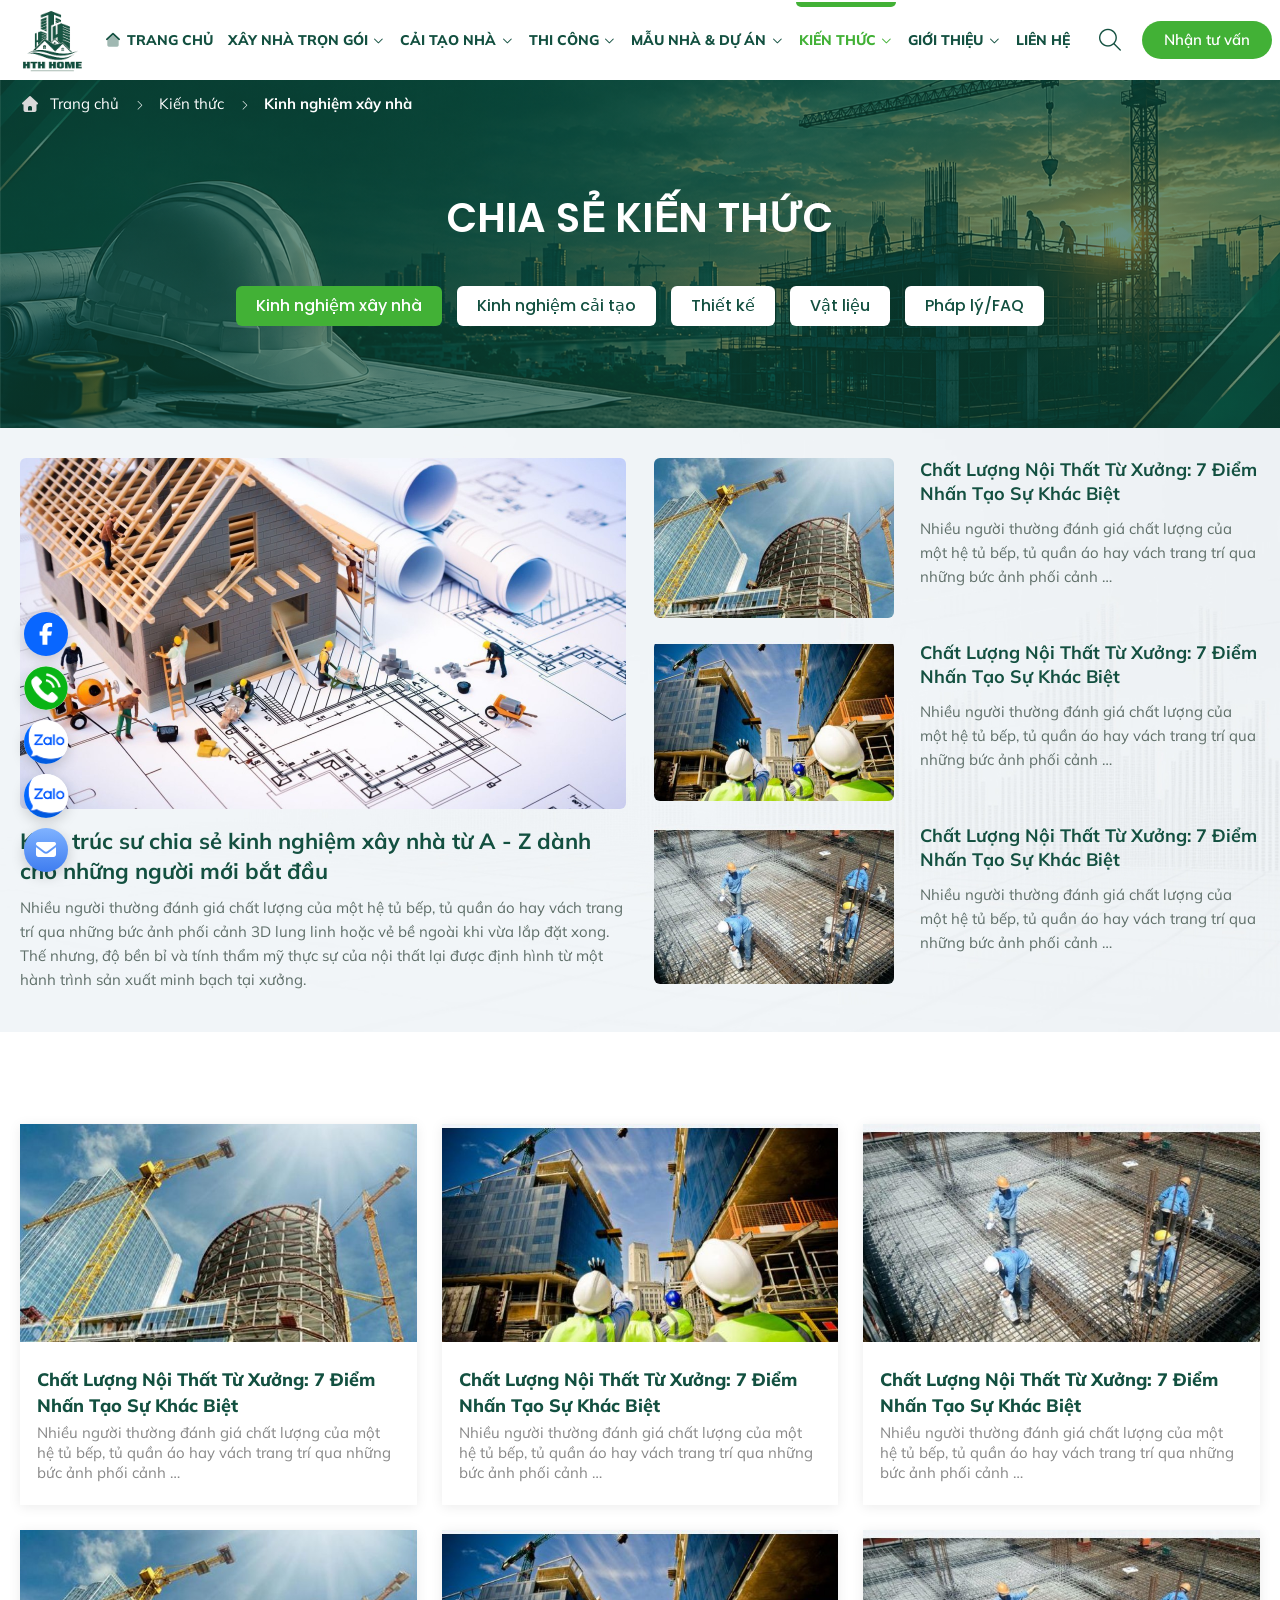
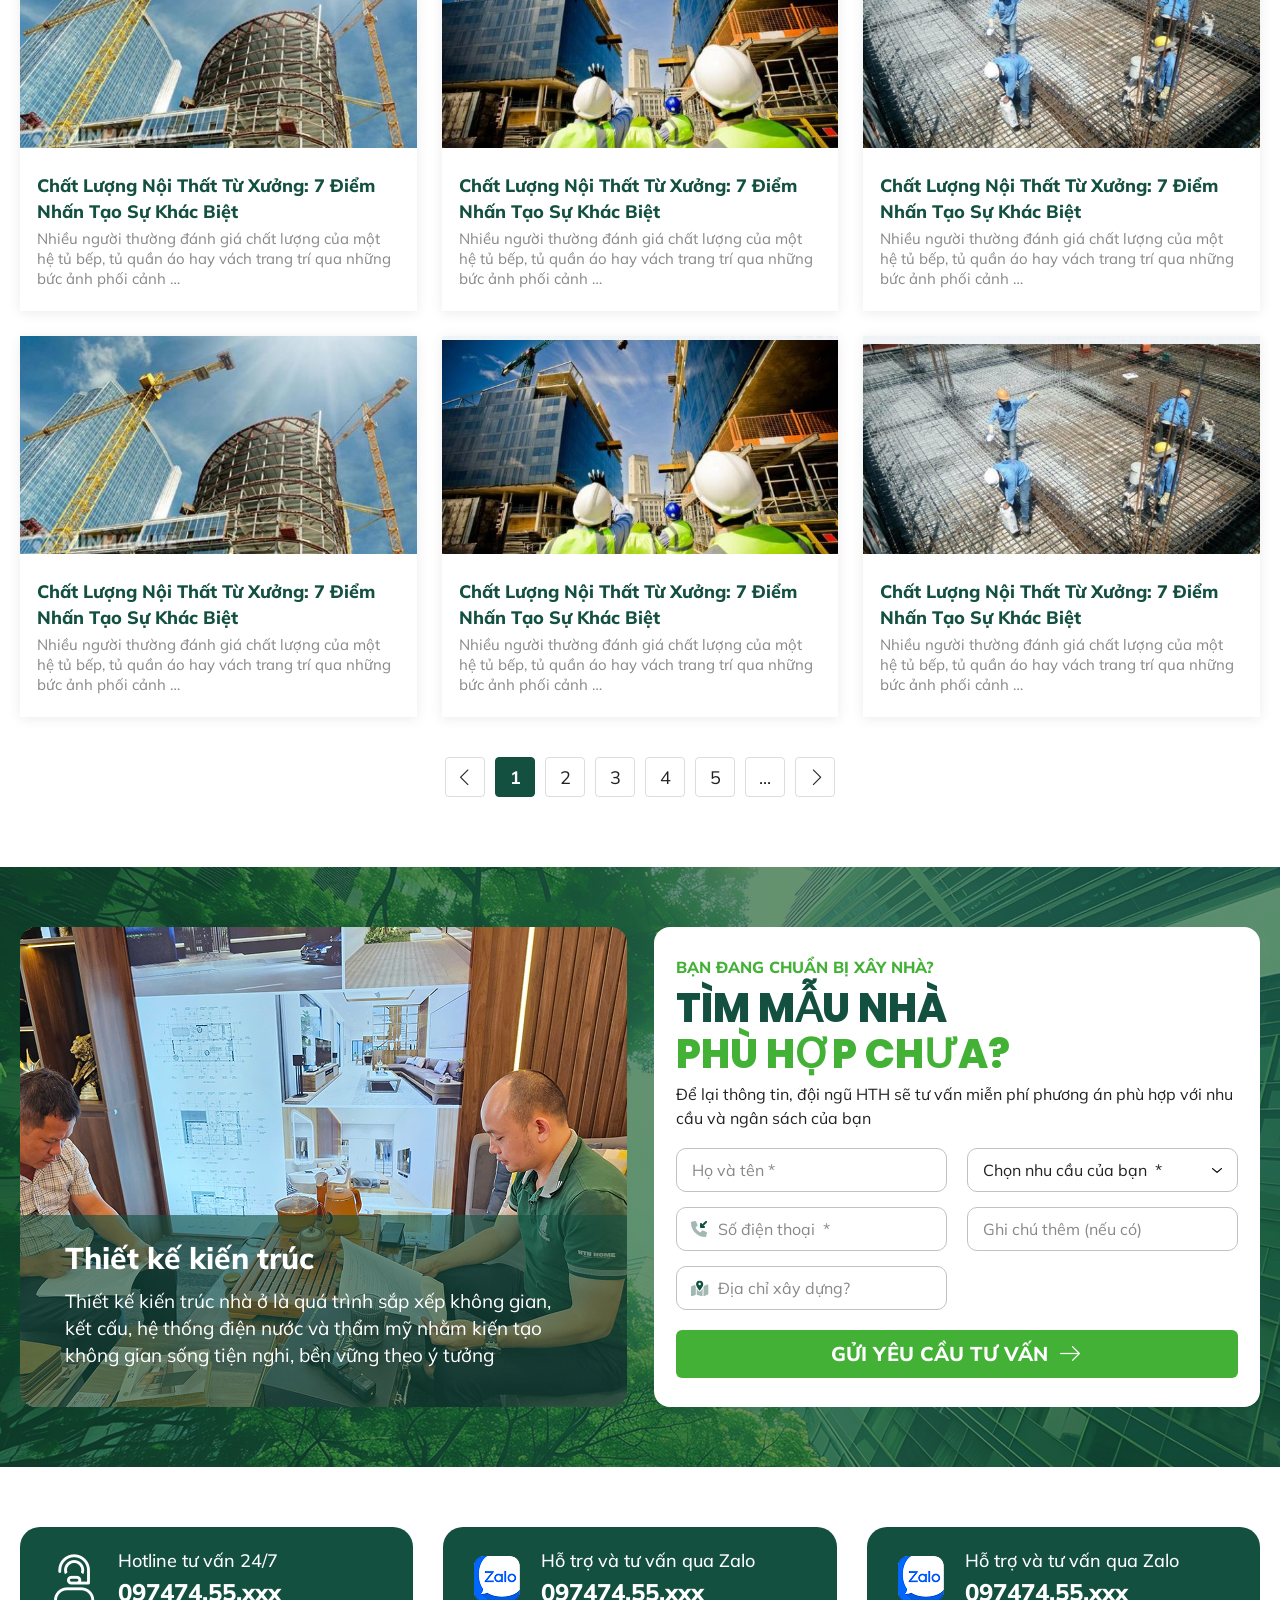
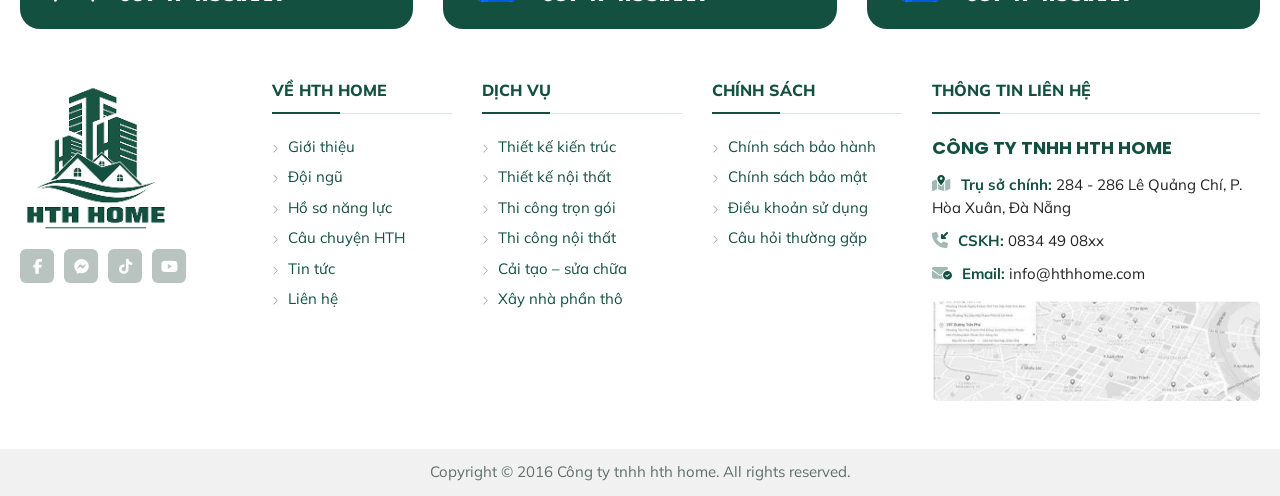
<file: hth-baiViet.html>
<!DOCTYPE html>
<html lang="vi">

<head>
    <meta charset="UTF-8">
    <meta name="viewport" content="width=device-width, initial-scale=1">
    <title>Kinh nghiệm xây nhà - HTH HOME</title>
    <meta name="description"
        content="Chia sẻ kiến thức xây nhà: kinh nghiệm xây nhà, cải tạo, thiết kế, vật liệu và pháp lý từ đội ngũ HTH HOME.">
    <link rel="icon" href="assets/logos/hth-home-logo.png">
    <link rel="stylesheet" href="assets/vendor/bootstrap/css/bootstrap.min.css">
    <link rel="stylesheet" href="assets/vendor/fontawesome/css/all.min.css">
    <link rel="stylesheet" href="assets/vendor/aos/aos.css">
    <link rel="stylesheet" href="assets/vendor/swiper/swiper-bundle.min.css">
    <link rel="stylesheet" href="assets/css/styles.css">
    <link rel="stylesheet" href="assets/css/responsive.css">
</head>

<body>
    <header class="site-header" id="siteHeader">
        <div class="container-header site-header-inner">
            <a class="site-logo" href="index.html">
                <img src="assets/logos/hth-home-logo.png" alt="HTH HOME" width="162" height="162">
            </a>

            <nav class="main-nav" id="mainNav" aria-label="Điều hướng chính">
                <ul class="main-nav-list">
                    <li class="main-nav-item">
                        <a class="main-nav-link" href="index.html"><i class="fa-duotone fa-solid fa-house-blank"></i>
                            Trang chủ</a>
                    </li>
                    <li class="main-nav-item has-submenu">
                        <a class="main-nav-link" href="hth-xayNhaTronGoi.html">Xây nhà trọn gói <i class="fa-solid fa-chevron-down"></i></a>
                        <ul class="submenu">
                            <li><a href="hth-xayNhaTronGoi.html">Xây nhà trọn gói</a></li>
                            <li><a href="#">Xây nhà phần thô</a></li>
                            <li><a href="#">Báo giá xây nhà</a></li>
                        </ul>
                    </li>
                    <li class="main-nav-item has-submenu">
                        <a class="main-nav-link" href="HTH-caiTaoNha.html">Cải tạo nhà <i
                                class="fa-solid fa-chevron-down"></i></a>
                        <ul class="submenu">
                            <li><a href="HTH-caiTaoNha.html">Cải tạo nhà phố</a></li>
                            <li><a href="HTH-caiTaoNha.html">Cải tạo chung cư</a></li>
                            <li><a href="HTH-caiTaoNha.html">Sửa chữa nhà</a></li>
                        </ul>
                    </li>
                    <li class="main-nav-item has-submenu">
                        <a class="main-nav-link" href="hth-thiCong-xayDung.html">Thi công <i class="fa-solid fa-chevron-down"></i></a>
                        <ul class="submenu">
                            <li><a href="hth-thiCong-xayDung.html">Thi công phần thô</a></li>
                            <li><a href="hth-thiCong-xayDung.html">Thi công hoàn thiện</a></li>
                            <li><a href="hth-thiCong-xayDung.html">Thi công nội thất</a></li>
                        </ul>
                    </li>
                    <li class="main-nav-item has-submenu">
                        <a class="main-nav-link" href="hth-mauNha-duAn.html">Mẫu nhà &amp; dự án <i
                                class="fa-solid fa-chevron-down"></i></a>
                        <ul class="submenu">
                            <li><a href="hth-mauNha-duAn.html">Mẫu nhà phố</a></li>
                            <li><a href="hth-mauNha-duAn.html">Mẫu biệt thự</a></li>
                            <li><a href="hth-mauNha-duAn.html">Công trình thực tế</a></li>
                        </ul>
                    </li>
                    <li class="main-nav-item has-submenu is-active">
                        <a class="main-nav-link" href="hth-baiViet.html">Kiến thức <i class="fa-solid fa-chevron-down"></i></a>
                        <ul class="submenu">
                            <li><a href="hth-baiViet.html">Kinh nghiệm xây nhà</a></li>
                            <li><a href="hth-phongThuy.html">Phong thủy</a></li>
                            <li><a href="#">Kỹ thuật thi công</a></li>
                        </ul>
                    </li>
                    <li class="main-nav-item has-submenu">
                        <a class="main-nav-link" href="hth-gioiThieu.html">Giới thiệu <i class="fa-solid fa-chevron-down"></i></a>
                        <ul class="submenu">
                            <li><a href="hth-gioiThieu.html">Về HTH HOME</a></li>
                            <li><a href="hth-doiNgu.html">Đội ngũ</a></li>
                            <li><a href="hth-hoSoNangLuc.html">Hồ sơ năng lực</a></li>
                        </ul>
                    </li>
                    <li class="main-nav-item">
                        <a class="main-nav-link" href="hth-lienHe.html">Liên hệ</a>
                    </li>
                </ul>
            </nav>

            <div class="site-header-actions">
                <button class="header-search" type="button" id="searchToggle" aria-label="Tìm kiếm"
                    aria-expanded="false" aria-controls="headerSearch">
                    <i class="fa-light fa-magnifying-glass"></i>
                    <i class="fa-light fa-xmark"></i>
                </button>
                <a class="button button-primary header-cta" href="#contact">Nhận tư vấn</a>
                <button class="nav-toggle" type="button" id="navToggle" aria-label="Mở menu" aria-expanded="false"
                    aria-controls="mainNav">
                    <span></span><span></span><span></span>
                </button>
            </div>
        </div>

        <div class="header-search-panel" id="headerSearch">
            <form class="search-form container-header" role="search" action="#" method="get">
                <label class="visually-hidden" for="searchKeyword">Từ khoá tìm kiếm</label>
                <input class="form-control search-input" id="searchKeyword" name="q" type="search"
                    placeholder="Tìm mẫu nhà, dịch vụ, bài viết…" autocomplete="off">
                <button class="button button-primary search-submit" type="submit">
                    <i class="fa-sharp fa-light fa-magnifying-glass"></i>Tìm kiếm
                </button>
            </form>
        </div>
    </header>

    <main>

        <section class="section-full service-hero articles-hero-section">
            <div class="container-custom articles-hero-inner">
                <nav class="breadcrumb-nav" aria-label="Breadcrumb">
                    <ol class="breadcrumb-list">
                        <li><a href="index.html"><i class="fa-solid fa-house"></i>Trang chủ</a></li>
                        <li><a href="hth-baiViet.html">Kiến thức</a></li>
                        <li aria-current="page">Kinh nghiệm xây nhà</li>
                    </ol>
                </nav>
                <h1 class="articles-hero-title" data-aos="fade-up">Chia sẻ kiến thức</h1>
                <nav class="article-tabs" aria-label="Chuyên mục bài viết" data-aos="fade-up">
                    <a class="article-tab is-active" href="#">Kinh nghiệm xây nhà</a>
                    <a class="article-tab" href="#">Kinh nghiệm cải tạo</a>
                    <a class="article-tab" href="#">Thiết kế</a>
                    <a class="article-tab" href="#">Vật liệu</a>
                    <a class="article-tab" href="#">Pháp lý/FAQ</a>
                </nav>
            </div>
        </section>

        <section class="section-full knowledge-section articles-featured-section">
            <div class="container-custom">
                <div class="knowledge-layout">
                    <article class="article-card article-card-featured" data-aos="fade-up">
                        <a class="article-thumbnail" href="hth-chiTiet.html">
                            <img src="assets/images/article-featured.jpg" alt="Kiến trúc sư chia sẻ kinh nghiệm xây nhà từ A - Z" loading="lazy">
                        </a>
                        <h2 class="article-title"><a href="hth-chiTiet.html">Kiến trúc sư chia sẻ kinh nghiệm xây nhà từ A - Z dành cho những người mới bắt đầu</a></h2>
                        <p class="article-description">Nhiều người thường đánh giá chất lượng của một hệ tủ bếp, tủ quần áo hay vách trang trí qua những bức ảnh phối cảnh 3D lung linh hoặc vẻ bề ngoài khi vừa lắp đặt xong. Thế nhưng, độ bền bỉ và tính thẩm mỹ thực sự của nội thất lại được định hình từ một hành trình sản xuất minh bạch tại xưởng.</p>
                    </article>

                    <div class="article-list">
                        <article class="article-card article-card-row" data-aos="fade-up" data-aos-delay="80">
                            <a class="article-thumbnail" href="hth-chiTiet.html"><img src="assets/images/article-01.jpg" alt="Chất Lượng Nội Thất Từ Xưởng: 7 Điểm Nhấn Tạo Sự Khác Biệt" loading="lazy"></a>
                            <div class="article-body">
                                <h3 class="article-title"><a href="hth-chiTiet.html">Chất Lượng Nội Thất Từ Xưởng: 7 Điểm Nhấn Tạo Sự Khác Biệt</a></h3>
                                <p class="article-description">Nhiều người thường đánh giá chất lượng của một hệ tủ bếp, tủ quần áo hay vách trang trí qua những bức ảnh phối cảnh …</p>
                            </div>
                        </article>
                        <article class="article-card article-card-row" data-aos="fade-up" data-aos-delay="140">
                            <a class="article-thumbnail" href="hth-chiTiet.html"><img src="assets/images/article-02.jpg" alt="Chất Lượng Nội Thất Từ Xưởng: 7 Điểm Nhấn Tạo Sự Khác Biệt" loading="lazy"></a>
                            <div class="article-body">
                                <h3 class="article-title"><a href="hth-chiTiet.html">Chất Lượng Nội Thất Từ Xưởng: 7 Điểm Nhấn Tạo Sự Khác Biệt</a></h3>
                                <p class="article-description">Nhiều người thường đánh giá chất lượng của một hệ tủ bếp, tủ quần áo hay vách trang trí qua những bức ảnh phối cảnh …</p>
                            </div>
                        </article>
                        <article class="article-card article-card-row" data-aos="fade-up" data-aos-delay="200">
                            <a class="article-thumbnail" href="hth-chiTiet.html"><img src="assets/images/article-03.jpg" alt="Chất Lượng Nội Thất Từ Xưởng: 7 Điểm Nhấn Tạo Sự Khác Biệt" loading="lazy"></a>
                            <div class="article-body">
                                <h3 class="article-title"><a href="hth-chiTiet.html">Chất Lượng Nội Thất Từ Xưởng: 7 Điểm Nhấn Tạo Sự Khác Biệt</a></h3>
                                <p class="article-description">Nhiều người thường đánh giá chất lượng của một hệ tủ bếp, tủ quần áo hay vách trang trí qua những bức ảnh phối cảnh …</p>
                            </div>
                        </article>
                    </div>
                </div>
            </div>
        </section>

        <section class="section articles-list-section">
            <div class="container-custom">
                <div class="post-grid">
                    <article class="post-card" data-aos="fade-up" data-aos-delay="0">
                        <a class="post-card-image" href="hth-chiTiet.html"><img src="assets/images/article-01.jpg" alt="Chất Lượng Nội Thất Từ Xưởng: 7 Điểm Nhấn Tạo Sự Khác Biệt" loading="lazy"></a>
                        <div class="post-card-body">
                            <h3 class="post-card-title"><a href="hth-chiTiet.html">Chất Lượng Nội Thất Từ Xưởng: 7 Điểm Nhấn Tạo Sự Khác Biệt</a></h3>
                            <p class="post-card-text">Nhiều người thường đánh giá chất lượng của một hệ tủ bếp, tủ quần áo hay vách trang trí qua những bức ảnh phối cảnh …</p>
                        </div>
                    </article>
                    <article class="post-card" data-aos="fade-up" data-aos-delay="80">
                        <a class="post-card-image" href="hth-chiTiet.html"><img src="assets/images/article-02.jpg" alt="Chất Lượng Nội Thất Từ Xưởng: 7 Điểm Nhấn Tạo Sự Khác Biệt" loading="lazy"></a>
                        <div class="post-card-body">
                            <h3 class="post-card-title"><a href="hth-chiTiet.html">Chất Lượng Nội Thất Từ Xưởng: 7 Điểm Nhấn Tạo Sự Khác Biệt</a></h3>
                            <p class="post-card-text">Nhiều người thường đánh giá chất lượng của một hệ tủ bếp, tủ quần áo hay vách trang trí qua những bức ảnh phối cảnh …</p>
                        </div>
                    </article>
                    <article class="post-card" data-aos="fade-up" data-aos-delay="160">
                        <a class="post-card-image" href="hth-chiTiet.html"><img src="assets/images/article-03.jpg" alt="Chất Lượng Nội Thất Từ Xưởng: 7 Điểm Nhấn Tạo Sự Khác Biệt" loading="lazy"></a>
                        <div class="post-card-body">
                            <h3 class="post-card-title"><a href="hth-chiTiet.html">Chất Lượng Nội Thất Từ Xưởng: 7 Điểm Nhấn Tạo Sự Khác Biệt</a></h3>
                            <p class="post-card-text">Nhiều người thường đánh giá chất lượng của một hệ tủ bếp, tủ quần áo hay vách trang trí qua những bức ảnh phối cảnh …</p>
                        </div>
                    </article>
                    <article class="post-card" data-aos="fade-up" data-aos-delay="0">
                        <a class="post-card-image" href="hth-chiTiet.html"><img src="assets/images/article-01.jpg" alt="Chất Lượng Nội Thất Từ Xưởng: 7 Điểm Nhấn Tạo Sự Khác Biệt" loading="lazy"></a>
                        <div class="post-card-body">
                            <h3 class="post-card-title"><a href="hth-chiTiet.html">Chất Lượng Nội Thất Từ Xưởng: 7 Điểm Nhấn Tạo Sự Khác Biệt</a></h3>
                            <p class="post-card-text">Nhiều người thường đánh giá chất lượng của một hệ tủ bếp, tủ quần áo hay vách trang trí qua những bức ảnh phối cảnh …</p>
                        </div>
                    </article>
                    <article class="post-card" data-aos="fade-up" data-aos-delay="80">
                        <a class="post-card-image" href="hth-chiTiet.html"><img src="assets/images/article-02.jpg" alt="Chất Lượng Nội Thất Từ Xưởng: 7 Điểm Nhấn Tạo Sự Khác Biệt" loading="lazy"></a>
                        <div class="post-card-body">
                            <h3 class="post-card-title"><a href="hth-chiTiet.html">Chất Lượng Nội Thất Từ Xưởng: 7 Điểm Nhấn Tạo Sự Khác Biệt</a></h3>
                            <p class="post-card-text">Nhiều người thường đánh giá chất lượng của một hệ tủ bếp, tủ quần áo hay vách trang trí qua những bức ảnh phối cảnh …</p>
                        </div>
                    </article>
                    <article class="post-card" data-aos="fade-up" data-aos-delay="160">
                        <a class="post-card-image" href="hth-chiTiet.html"><img src="assets/images/article-03.jpg" alt="Chất Lượng Nội Thất Từ Xưởng: 7 Điểm Nhấn Tạo Sự Khác Biệt" loading="lazy"></a>
                        <div class="post-card-body">
                            <h3 class="post-card-title"><a href="hth-chiTiet.html">Chất Lượng Nội Thất Từ Xưởng: 7 Điểm Nhấn Tạo Sự Khác Biệt</a></h3>
                            <p class="post-card-text">Nhiều người thường đánh giá chất lượng của một hệ tủ bếp, tủ quần áo hay vách trang trí qua những bức ảnh phối cảnh …</p>
                        </div>
                    </article>
                    <article class="post-card" data-aos="fade-up" data-aos-delay="0">
                        <a class="post-card-image" href="hth-chiTiet.html"><img src="assets/images/article-01.jpg" alt="Chất Lượng Nội Thất Từ Xưởng: 7 Điểm Nhấn Tạo Sự Khác Biệt" loading="lazy"></a>
                        <div class="post-card-body">
                            <h3 class="post-card-title"><a href="hth-chiTiet.html">Chất Lượng Nội Thất Từ Xưởng: 7 Điểm Nhấn Tạo Sự Khác Biệt</a></h3>
                            <p class="post-card-text">Nhiều người thường đánh giá chất lượng của một hệ tủ bếp, tủ quần áo hay vách trang trí qua những bức ảnh phối cảnh …</p>
                        </div>
                    </article>
                    <article class="post-card" data-aos="fade-up" data-aos-delay="80">
                        <a class="post-card-image" href="hth-chiTiet.html"><img src="assets/images/article-02.jpg" alt="Chất Lượng Nội Thất Từ Xưởng: 7 Điểm Nhấn Tạo Sự Khác Biệt" loading="lazy"></a>
                        <div class="post-card-body">
                            <h3 class="post-card-title"><a href="hth-chiTiet.html">Chất Lượng Nội Thất Từ Xưởng: 7 Điểm Nhấn Tạo Sự Khác Biệt</a></h3>
                            <p class="post-card-text">Nhiều người thường đánh giá chất lượng của một hệ tủ bếp, tủ quần áo hay vách trang trí qua những bức ảnh phối cảnh …</p>
                        </div>
                    </article>
                    <article class="post-card" data-aos="fade-up" data-aos-delay="160">
                        <a class="post-card-image" href="hth-chiTiet.html"><img src="assets/images/article-03.jpg" alt="Chất Lượng Nội Thất Từ Xưởng: 7 Điểm Nhấn Tạo Sự Khác Biệt" loading="lazy"></a>
                        <div class="post-card-body">
                            <h3 class="post-card-title"><a href="hth-chiTiet.html">Chất Lượng Nội Thất Từ Xưởng: 7 Điểm Nhấn Tạo Sự Khác Biệt</a></h3>
                            <p class="post-card-text">Nhiều người thường đánh giá chất lượng của một hệ tủ bếp, tủ quần áo hay vách trang trí qua những bức ảnh phối cảnh …</p>
                        </div>
                    </article>
                </div>

                <nav class="pagination-nav" aria-label="Phân trang">
                    <ul class="pagination-list">
                        <li><a class="pagination-link" href="#" aria-label="Trang trước"><i class="fa-light fa-chevron-left"></i></a></li>
                        <li><a class="pagination-link is-active" href="#" aria-current="page">1</a></li>
                        <li><a class="pagination-link" href="#">2</a></li>
                        <li><a class="pagination-link" href="#">3</a></li>
                        <li><a class="pagination-link" href="#">4</a></li>
                        <li><a class="pagination-link" href="#">5</a></li>
                        <li><span class="pagination-link pagination-ellipsis">...</span></li>
                        <li><a class="pagination-link" href="#" aria-label="Trang sau"><i class="fa-light fa-chevron-right"></i></a></li>
                    </ul>
                </nav>
            </div>
        </section>

        <section class="section-full consult-section" id="contact">
            <div class="container-custom consult-layout">
                <figure class="caption-figure caption-figure-brand consult-figure" data-aos="fade-right">
                    <img src="assets/images/consult-meeting.jpg"
                        alt="Kiến trúc sư HTH HOME trao đổi phương án thiết kế cùng khách hàng" loading="lazy">
                    <figcaption class="caption-figure-body">
                        <h3 class="caption-figure-title">Thiết kế kiến trúc</h3>
                        <p class="caption-figure-text">Thiết kế kiến trúc nhà ở là quá trình sắp xếp không gian, kết
                            cấu,
                            hệ thống điện nước và thẩm mỹ nhằm kiến tạo không gian sống tiện nghi, bền vững theo ý tưởng
                        </p>
                    </figcaption>
                </figure>

                <div class="consult-card" data-aos="fade-left">
                    <p class="consult-overline">Bạn đang chuẩn bị xây nhà?</p>
                    <h2 class="consult-title">Tìm mẫu nhà <span class="highlight">phù hợp chưa?</span></h2>
                    <p class="consult-description">Để lại thông tin, đội ngũ HTH sẽ tư vấn miễn phí phương án phù hợp
                        với nhu
                        cầu và ngân sách của bạn</p>

                    <form class="consult-form">
                        <label class="visually-hidden" for="consultName">Họ và tên</label>
                        <input class="form-control" id="consultName" name="name" type="text" placeholder="Họ và tên *"
                            required>

                        <label class="visually-hidden" for="consultNeed">Chọn nhu cầu của bạn</label>
                        <select class="form-control" id="consultNeed" name="need" required>
                            <option value="">Chọn nhu cầu của bạn &nbsp;*</option>
                            <option value="cai-tao-kien-truc">Cải tạo kiến trúc</option>
                            <option value="cai-tao-cong-nang">Cải tạo công năng</option>
                            <option value="cai-tao-noi-that">Cải tạo nội thất</option>
                            <option value="cai-tao-tong-the">Cải tạo tổng thể</option>
                        </select>

                        <span class="input-icon">
                            <img src="assets/icons/phone.svg" alt="" width="16" height="16">
                            <label class="visually-hidden" for="consultPhone">Số điện thoại</label>
                            <input class="form-control" id="consultPhone" name="phone" type="tel"
                                placeholder="Số điện thoại &nbsp;*" required>
                        </span>

                        <label class="visually-hidden" for="consultNote">Ghi chú thêm</label>
                        <input class="form-control" id="consultNote" name="note" type="text"
                            placeholder="Ghi chú thêm (nếu có)">

                        <span class="input-icon">
                            <img src="assets/icons/map.svg" alt="" width="18" height="16">
                            <label class="visually-hidden" for="consultAddress">Địa chỉ xây dựng</label>
                            <input class="form-control" id="consultAddress" name="address" type="text"
                                placeholder="Địa chỉ xây dựng?">
                        </span>

                        <button class="button button-primary consult-submit" type="submit">Gửi yêu cầu tư vấn <i
                                class="fa-light fa-arrow-right"></i></button>
                    </form>
                </div>
            </div>
        </section>
    </main>

    <footer class="site-footer">
        <div class="container-custom">
            <ul class="hotline-list" data-aos="fade-up">
                <li class="hotline-card">
                    <span class="hotline-icon"><i class="fa-light fa-user-headset"></i></span>
                    <span class="hotline-body">
                        <span class="hotline-label">Hotline tư vấn 24/7</span>
                        <a class="hotline-number" href="tel:09747455">097474.55.xxx</a>
                    </span>
                </li>
                <li class="hotline-card">
                    <span class="hotline-icon"><img src="assets/logos/Logo-Zalo.png"></span>
                    <span class="hotline-body">
                        <span class="hotline-label">Hỗ trợ và tư vấn qua Zalo</span>
                        <a class="hotline-number" href="tel:09747455">097474.55.xxx</a>
                    </span>
                </li>
                <li class="hotline-card">
                    <span class="hotline-icon"><img src="assets/logos/Logo-Zalo.png"></span>
                    <span class="hotline-body">
                        <span class="hotline-label">Hỗ trợ và tư vấn qua Zalo</span>
                        <a class="hotline-number" href="tel:09747455">097474.55.xxx</a>
                    </span>
                </li>
            </ul>

            <div class="footer-layout">
                <div class="footer-brand">
                    <img class="footer-logo" src="assets/logos/hth-home-logo.png" alt="HTH HOME" width="162"
                        height="162" loading="lazy">
                    <ul class="social-list">
                        <li><a href="#" aria-label="Facebook"><i class="fa-brands fa-facebook-f"></i></a></li>
                        <li><a href="#" aria-label="Messenger"><i class="fa-brands fa-facebook-messenger"></i></a></li>
                        <li><a href="#" aria-label="TikTok"><i class="fa-brands fa-tiktok"></i></a></li>
                        <li><a href="#" aria-label="YouTube"><i class="fa-brands fa-youtube"></i></a></li>
                    </ul>
                </div>

                <nav class="footer-column" aria-label="Về HTH HOME">
                    <h2 class="footer-title">Về HTH HOME</h2>
                    <ul class="footer-list">
                        <li><a href="hth-gioiThieu.html">Giới thiệu</a></li>
                        <li><a href="hth-doiNgu.html">Đội ngũ</a></li>
                        <li><a href="hth-hoSoNangLuc.html">Hồ sơ năng lực</a></li>
                        <li><a href="#">Câu chuyện HTH</a></li>
                        <li><a href="#">Tin tức</a></li>
                        <li><a href="hth-lienHe.html">Liên hệ</a></li>
                    </ul>
                </nav>

                <nav class="footer-column" aria-label="Dịch vụ">
                    <h2 class="footer-title">Dịch vụ</h2>
                    <ul class="footer-list">
                        <li><a href="#">Thiết kế kiến trúc</a></li>
                        <li><a href="#">Thiết kế nội thất</a></li>
                        <li><a href="hth-xayNhaTronGoi.html">Thi công trọn gói</a></li>
                        <li><a href="hth-thiCong-xayDung.html">Thi công nội thất</a></li>
                        <li><a href="HTH-caiTaoNha.html">Cải tạo – sửa chữa</a></li>
                        <li><a href="#">Xây nhà phần thô</a></li>
                    </ul>
                </nav>

                <nav class="footer-column" aria-label="Chính sách">
                    <h2 class="footer-title">Chính sách</h2>
                    <ul class="footer-list">
                        <li><a href="#">Chính sách bảo hành</a></li>
                        <li><a href="#">Chính sách bảo mật</a></li>
                        <li><a href="#">Điều khoản sử dụng</a></li>
                        <li><a href="#">Câu hỏi thường gặp</a></li>
                    </ul>
                </nav>

                <div class="footer-column footer-column-contact">
                    <h2 class="footer-title">Thông tin liên hệ</h2>
                    <p class="footer-company">Công ty TNHH HTH HOME</p>
                    <p class="footer-contact-line"><img src="assets/icons/map.svg" class="img-icon" /><strong>Trụ sở
                            chính:</strong> 284
                        - 286 Lê Quảng Chí, P. Hòa Xuân,
                        Đà Nẵng</p>
                    <p class="footer-contact-line"><img src="assets/icons/phone.svg"
                            class="img-icon" /><strong>CSKH:</strong>
                        0834 49 08xx
                    </p>
                    <p class="footer-contact-line footer-contact-email"><img src="assets/icons/envelope.svg"
                            class="img-icon" /><strong>Email:</strong> <a
                            href="mailto:info@hthhome.com">info@hthhome.com</a>
                    </p>
                    <a class="footer-map" href="#" aria-label="Xem bản đồ trụ sở HTH HOME">
                        <img src="assets/images/office-map.jpg" alt="Bản đồ trụ sở HTH HOME" loading="lazy">
                    </a>
                </div>
            </div>
        </div>

        <p class="site-copyright">Copyright © 2016 Công ty tnhh hth home. All rights reserved.</p>
    </footer>

    <nav class="contact-dock" aria-label="Liên hệ nhanh">
        <ul class="contact-dock-list">
            <li>
                <a class="contact-dock-link contact-dock-facebook" href="#" target="_blank" rel="noopener">
                    <i class="fa-brands fa-facebook-f" aria-hidden="true"></i>
                    <span class="contact-dock-label">Facebook HTH HOME</span>
                </a>
            </li>
            <li>
                <a class="contact-dock-link" href="tel:09747455">
                    <img src="assets/icons/hotline.png" alt="">
                    <span class="contact-dock-label">Hotline: 097474.55.xxx</span>
                </a>
            </li>
            <li>
                <a class="contact-dock-link" href="https://zalo.me/09747455" target="_blank" rel="noopener">
                    <img src="assets/logos/Logo-Zalo.png" alt="">
                    <span class="contact-dock-label">Zalo tư vấn thiết kế</span>
                </a>
            </li>
            <li>
                <a class="contact-dock-link" href="https://zalo.me/09747455" target="_blank" rel="noopener">
                    <img src="assets/logos/Logo-Zalo.png" alt="">
                    <span class="contact-dock-label">Zalo báo giá thi công</span>
                </a>
            </li>
            <li>
                <a class="contact-dock-link contact-dock-email" href="mailto:info@hthhome.com">
                    <i class="fa-solid fa-envelope" aria-hidden="true"></i>
                    <span class="contact-dock-label">Email: info@hthhome.com</span>
                </a>
            </li>
        </ul>
    </nav>

    <button class="back-to-top" id="backToTop" type="button" aria-label="Lên đầu trang"><i
            class="fa-solid fa-chevron-up"></i></button>

    <script src="assets/vendor/bootstrap/js/bootstrap.bundle.min.js"></script>
    <script src="assets/vendor/aos/aos.js"></script>
    <script src="assets/vendor/swiper/swiper-bundle.min.js"></script>
    <script src="assets/js/main.js"></script>
</body>

</html>
</file>
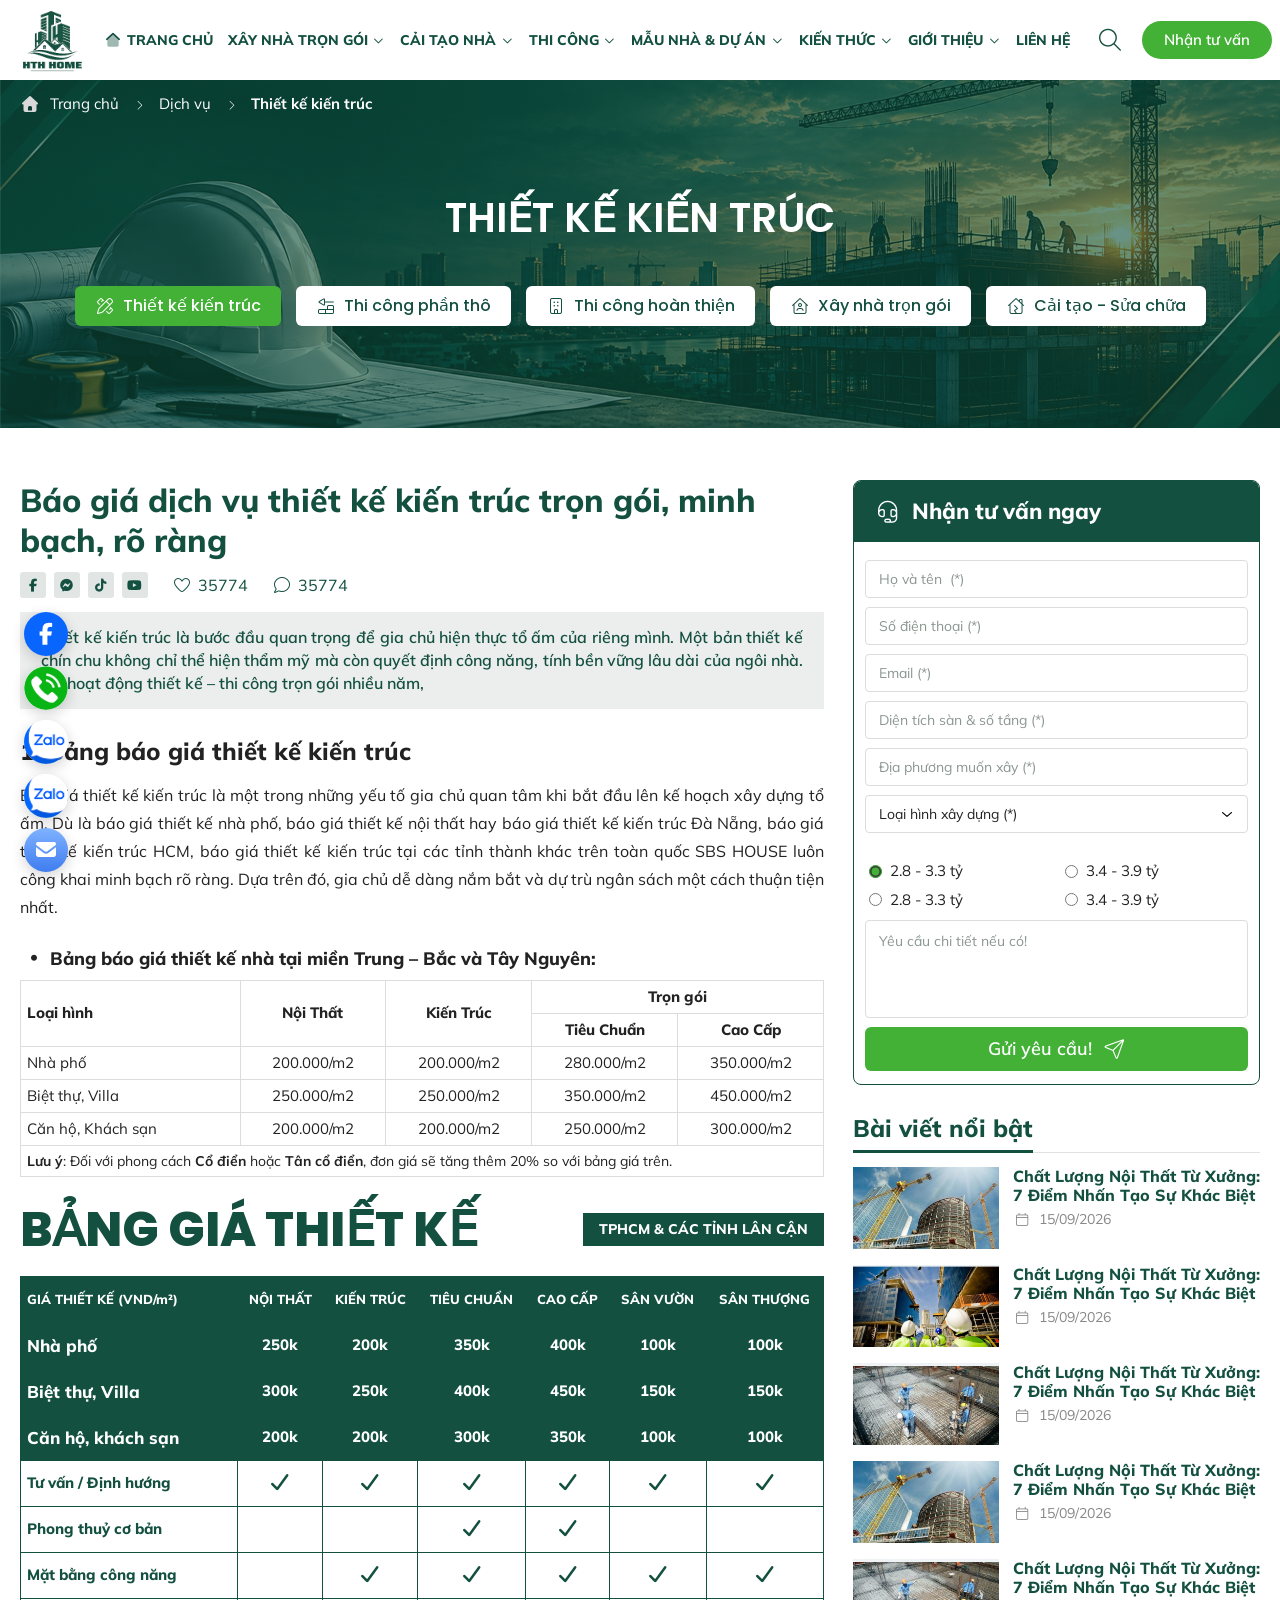
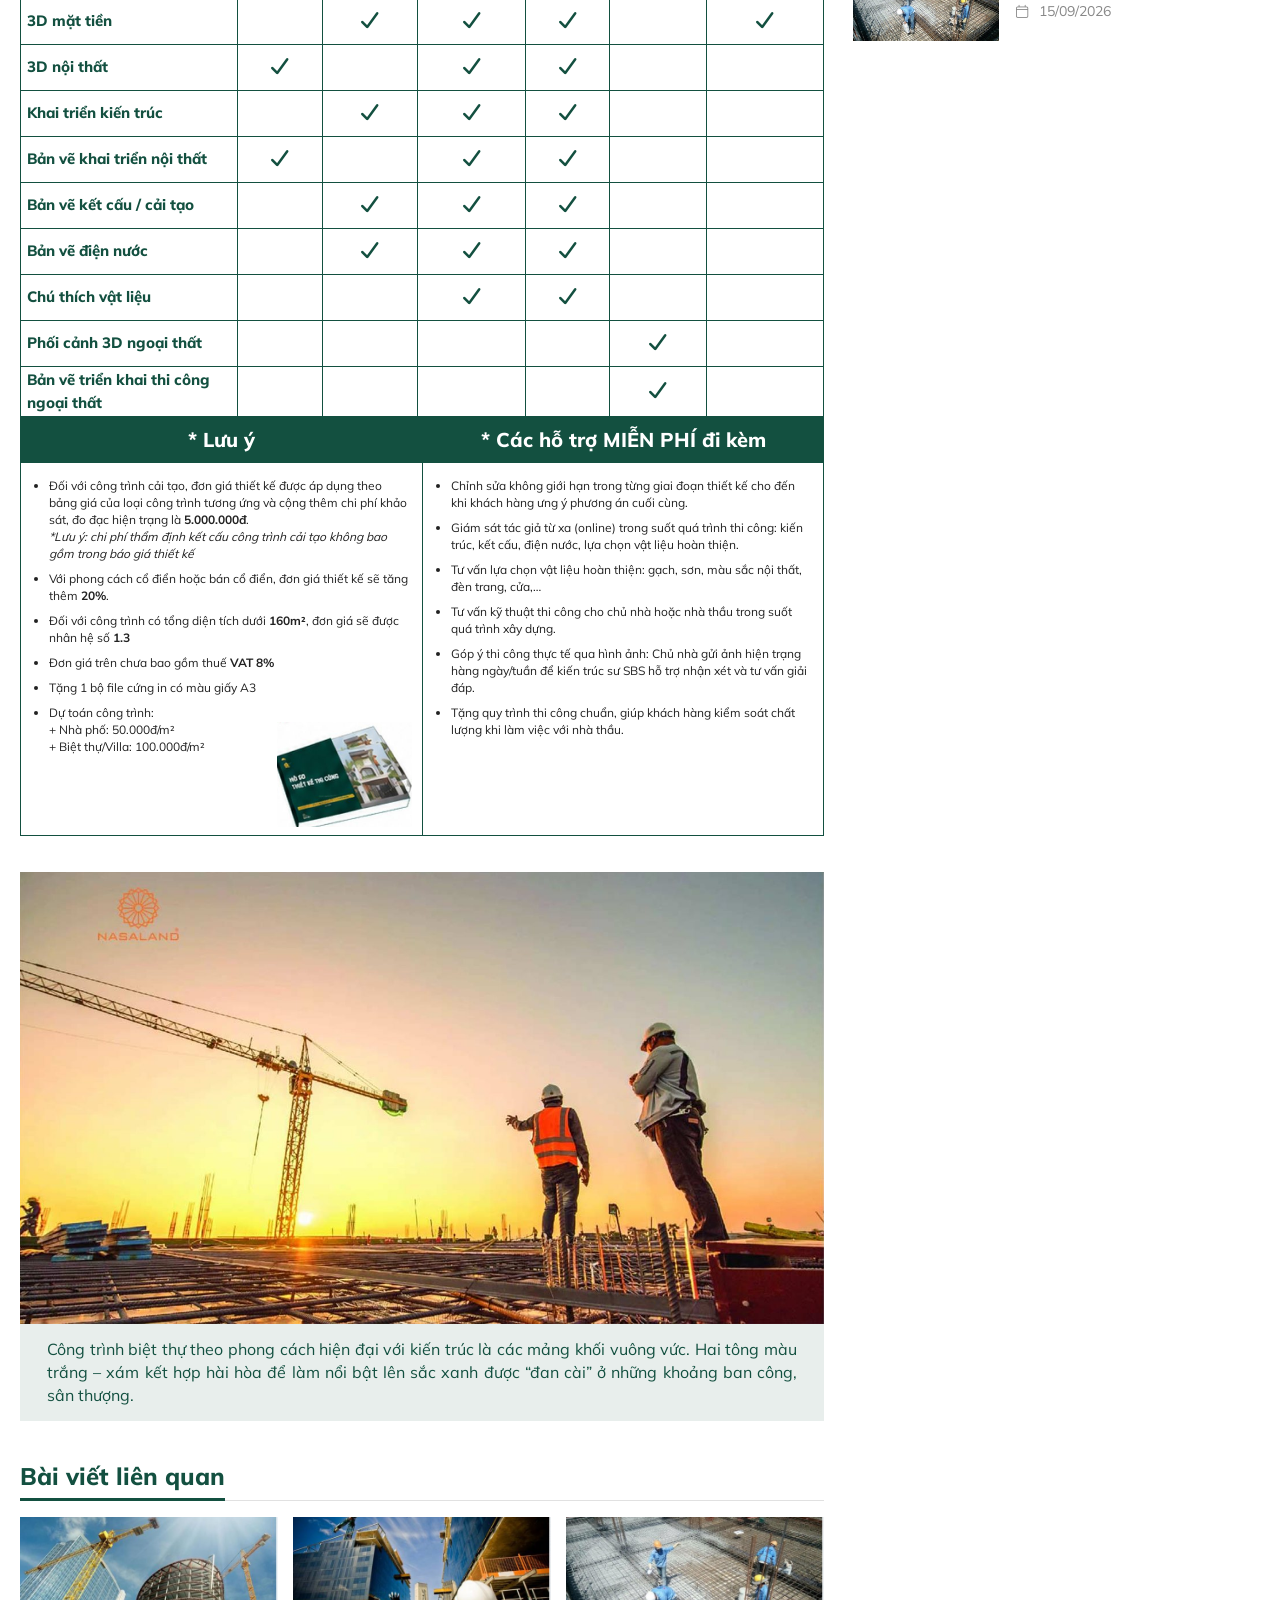
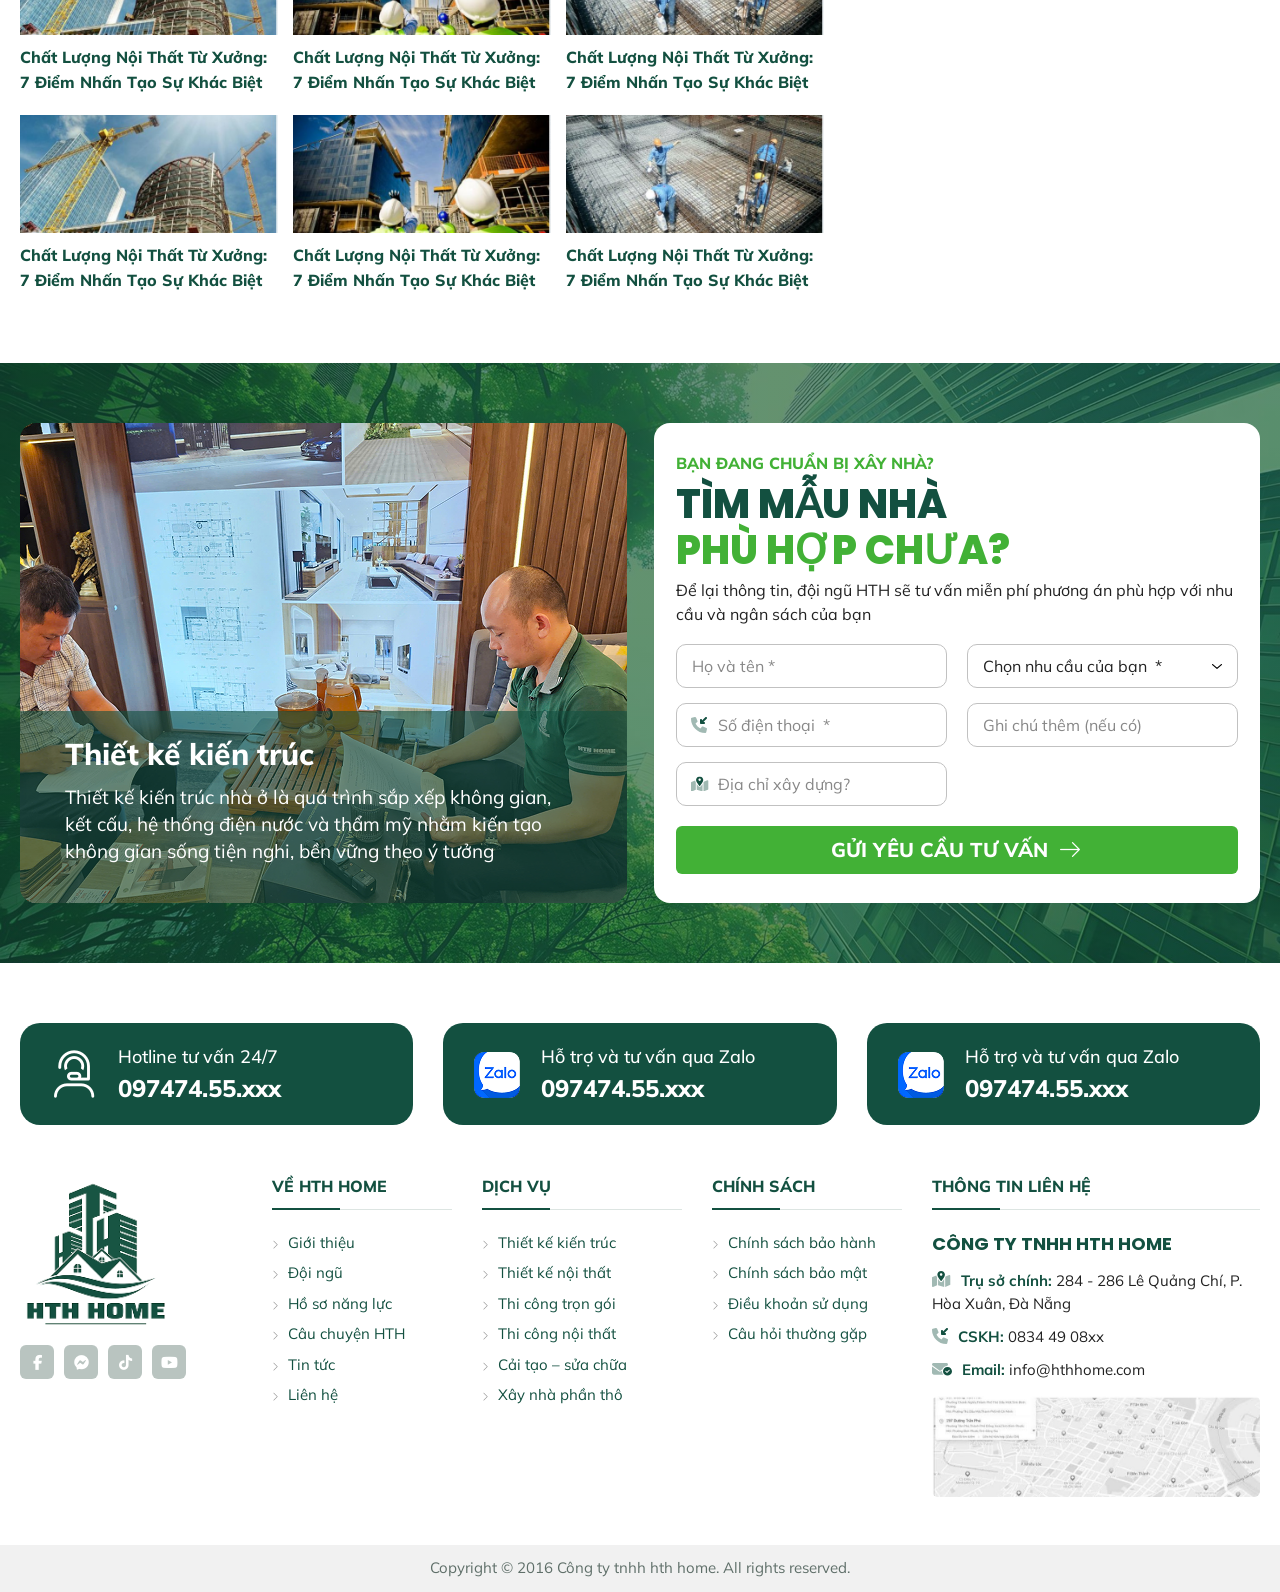
<file: hth-chiTiet.html>
<!DOCTYPE html>
<html lang="vi">

<head>
    <meta charset="UTF-8">
    <meta name="viewport" content="width=device-width, initial-scale=1">
    <title>Thiết kế kiến trúc - HTH HOME</title>
    <meta name="description"
        content="Báo giá dịch vụ thiết kế kiến trúc trọn gói, minh bạch, rõ ràng tại HTH HOME: bảng giá theo loại hình công trình và các hạng mục hồ sơ đi kèm.">
    <link rel="icon" href="assets/logos/hth-home-logo.png">
    <link rel="stylesheet" href="assets/vendor/bootstrap/css/bootstrap.min.css">
    <link rel="stylesheet" href="assets/vendor/fontawesome/css/all.min.css">
    <link rel="stylesheet" href="assets/vendor/aos/aos.css">
    <link rel="stylesheet" href="assets/vendor/swiper/swiper-bundle.min.css">
    <link rel="stylesheet" href="assets/css/styles.css">
    <link rel="stylesheet" href="assets/css/responsive.css">
</head>

<body>
    <header class="site-header" id="siteHeader">
        <div class="container-header site-header-inner">
            <a class="site-logo" href="index.html">
                <img src="assets/logos/hth-home-logo.png" alt="HTH HOME" width="162" height="162">
            </a>

            <nav class="main-nav" id="mainNav" aria-label="Điều hướng chính">
                <ul class="main-nav-list">
                    <li class="main-nav-item">
                        <a class="main-nav-link" href="index.html"><i class="fa-duotone fa-solid fa-house-blank"></i>
                            Trang chủ</a>
                    </li>
                    <li class="main-nav-item has-submenu">
                        <a class="main-nav-link" href="hth-xayNhaTronGoi.html">Xây nhà trọn gói <i class="fa-solid fa-chevron-down"></i></a>
                        <ul class="submenu">
                            <li><a href="hth-xayNhaTronGoi.html">Xây nhà trọn gói</a></li>
                            <li><a href="#">Xây nhà phần thô</a></li>
                            <li><a href="#">Báo giá xây nhà</a></li>
                        </ul>
                    </li>
                    <li class="main-nav-item has-submenu">
                        <a class="main-nav-link" href="HTH-caiTaoNha.html">Cải tạo nhà <i
                                class="fa-solid fa-chevron-down"></i></a>
                        <ul class="submenu">
                            <li><a href="HTH-caiTaoNha.html">Cải tạo nhà phố</a></li>
                            <li><a href="HTH-caiTaoNha.html">Cải tạo chung cư</a></li>
                            <li><a href="HTH-caiTaoNha.html">Sửa chữa nhà</a></li>
                        </ul>
                    </li>
                    <li class="main-nav-item has-submenu">
                        <a class="main-nav-link" href="hth-thiCong-xayDung.html">Thi công <i class="fa-solid fa-chevron-down"></i></a>
                        <ul class="submenu">
                            <li><a href="hth-thiCong-xayDung.html">Thi công phần thô</a></li>
                            <li><a href="hth-thiCong-xayDung.html">Thi công hoàn thiện</a></li>
                            <li><a href="hth-thiCong-xayDung.html">Thi công nội thất</a></li>
                        </ul>
                    </li>
                    <li class="main-nav-item has-submenu">
                        <a class="main-nav-link" href="hth-mauNha-duAn.html">Mẫu nhà &amp; dự án <i
                                class="fa-solid fa-chevron-down"></i></a>
                        <ul class="submenu">
                            <li><a href="hth-mauNha-duAn.html">Mẫu nhà phố</a></li>
                            <li><a href="hth-mauNha-duAn.html">Mẫu biệt thự</a></li>
                            <li><a href="hth-mauNha-duAn.html">Công trình thực tế</a></li>
                        </ul>
                    </li>
                    <li class="main-nav-item has-submenu">
                        <a class="main-nav-link" href="hth-baiViet.html">Kiến thức <i class="fa-solid fa-chevron-down"></i></a>
                        <ul class="submenu">
                            <li><a href="hth-baiViet.html">Kinh nghiệm xây nhà</a></li>
                            <li><a href="hth-phongThuy.html">Phong thủy</a></li>
                            <li><a href="#">Kỹ thuật thi công</a></li>
                        </ul>
                    </li>
                    <li class="main-nav-item has-submenu">
                        <a class="main-nav-link" href="hth-gioiThieu.html">Giới thiệu <i class="fa-solid fa-chevron-down"></i></a>
                        <ul class="submenu">
                            <li><a href="hth-gioiThieu.html">Về HTH HOME</a></li>
                            <li><a href="hth-doiNgu.html">Đội ngũ</a></li>
                            <li><a href="hth-hoSoNangLuc.html">Hồ sơ năng lực</a></li>
                        </ul>
                    </li>
                    <li class="main-nav-item">
                        <a class="main-nav-link" href="hth-lienHe.html">Liên hệ</a>
                    </li>
                </ul>
            </nav>

            <div class="site-header-actions">
                <button class="header-search" type="button" id="searchToggle" aria-label="Tìm kiếm"
                    aria-expanded="false" aria-controls="headerSearch">
                    <i class="fa-light fa-magnifying-glass"></i>
                    <i class="fa-light fa-xmark"></i>
                </button>
                <a class="button button-primary header-cta" href="#contact">Nhận tư vấn</a>
                <button class="nav-toggle" type="button" id="navToggle" aria-label="Mở menu" aria-expanded="false"
                    aria-controls="mainNav">
                    <span></span><span></span><span></span>
                </button>
            </div>
        </div>

        <div class="header-search-panel" id="headerSearch">
            <form class="search-form container-header" role="search" action="#" method="get">
                <label class="visually-hidden" for="searchKeyword">Từ khoá tìm kiếm</label>
                <input class="form-control search-input" id="searchKeyword" name="q" type="search"
                    placeholder="Tìm mẫu nhà, dịch vụ, bài viết…" autocomplete="off">
                <button class="button button-primary search-submit" type="submit">
                    <i class="fa-sharp fa-light fa-magnifying-glass"></i>Tìm kiếm
                </button>
            </form>
        </div>
    </header>

    <main>

        <section class="section-full service-hero articles-hero-section">
            <div class="container-custom articles-hero-inner">
                <nav class="breadcrumb-nav" aria-label="Breadcrumb">
                    <ol class="breadcrumb-list">
                        <li><a href="index.html"><i class="fa-solid fa-house"></i>Trang chủ</a></li>
                        <li><a href="#">Dịch vụ</a></li>
                        <li aria-current="page">Thiết kế kiến trúc</li>
                    </ol>
                </nav>
                <h1 class="articles-hero-title" data-aos="fade-up">Thiết kế kiến trúc</h1>
                <nav class="article-tabs" aria-label="Dịch vụ" data-aos="fade-up">
                    <a class="article-tab is-active" href="hth-chiTiet.html"><i class="fa-light fa-pen-ruler"></i>Thiết kế kiến trúc</a>
                    <a class="article-tab" href="hth-thiCong-xayDung.html"><i class="fa-light fa-trowel-bricks"></i>Thi công phần thô</a>
                    <a class="article-tab" href="hth-thiCong-xayDung.html"><i class="fa-light fa-building"></i>Thi công hoàn thiện</a>
                    <a class="article-tab" href="hth-xayNhaTronGoi.html"><i class="fa-light fa-house-user"></i>Xây nhà trọn gói</a>
                    <a class="article-tab" href="HTH-caiTaoNha.html"><i class="fa-light fa-house-chimney-crack"></i>Cải tạo - Sửa chữa</a>
                </nav>
            </div>
        </section>

        <section class="section detail-section">
            <div class="container-custom">
                <div class="detail-layout">
                    <article class="detail-article">
                        <h2 class="profile-heading" data-aos="fade-up">Báo giá dịch vụ thiết kế kiến trúc trọn gói, minh bạch, rõ ràng</h2>

                        <div class="profile-meta" data-aos="fade-up">
                            <ul class="share-list">
                                <li><a href="#" aria-label="Facebook"><i class="fa-brands fa-facebook-f"></i></a></li>
                                <li><a href="#" aria-label="Messenger"><i class="fa-brands fa-facebook-messenger"></i></a></li>
                                <li><a href="#" aria-label="TikTok"><i class="fa-brands fa-tiktok"></i></a></li>
                                <li><a href="#" aria-label="YouTube"><i class="fa-brands fa-youtube"></i></a></li>
                            </ul>
                            <span class="profile-stat"><i class="fa-light fa-heart"></i>35774</span>
                            <span class="profile-stat"><i class="fa-light fa-comment"></i>35774</span>
                        </div>

                        <p class="note-box" data-aos="fade-up">Thiết kế kiến trúc là bước đầu quan trọng để gia chủ hiện thực tổ ấm của riêng mình. Một bản thiết kế chín chu không chỉ thể hiện thẩm mỹ mà còn quyết định công năng, tính bền vững lâu dài của ngôi nhà. Đã hoạt động thiết kế – thi công trọn gói nhiều năm,</p>

                        <h3 class="detail-heading" data-aos="fade-up">1. Bảng báo giá thiết kế kiến trúc</h3>
                        <p class="detail-text" data-aos="fade-up">Báo giá thiết kế kiến trúc là một trong những yếu tố gia chủ quan tâm khi bắt đầu lên kế hoạch xây dựng tổ ấm. Dù là báo giá thiết kế nhà phố, báo giá thiết kế nội thất hay báo giá thiết kế kiến trúc Đà Nẵng, báo giá thiết kế kiến trúc HCM, báo giá thiết kế kiến trúc tại các tỉnh thành khác trên toàn quốc SBS HOUSE luôn công khai minh bạch rõ ràng. Dựa trên đó, gia chủ dễ dàng nắm bắt và dự trù ngân sách một cách thuận tiện nhất.</p>

                        <p class="detail-list-title" data-aos="fade-up"><i class="fa-solid fa-circle"></i>Bảng báo giá thiết kế nhà tại miền Trung – Bắc và Tây Nguyên:</p>

                        <div class="table-scroll" data-aos="fade-up">
                            <table class="quote-table">
                                <thead>
                                    <tr><th rowspan="2" scope="col" class="quote-table-type">Loại hình</th><th rowspan="2" scope="col">Nội Thất</th><th rowspan="2" scope="col">Kiến Trúc</th><th colspan="2" scope="colgroup">Trọn gói</th></tr>
                                    <tr><th scope="col">Tiêu Chuẩn</th><th scope="col">Cao Cấp</th></tr>
                                </thead>
                                <tbody>
                                    <tr><th scope="row">Nhà phố</th><td>200.000/m2</td><td>200.000/m2</td><td>280.000/m2</td><td>350.000/m2</td></tr>
                                    <tr><th scope="row">Biệt thự, Villa</th><td>250.000/m2</td><td>250.000/m2</td><td>350.000/m2</td><td>450.000/m2</td></tr>
                                    <tr><th scope="row">Căn hộ, Khách sạn</th><td>200.000/m2</td><td>200.000/m2</td><td>250.000/m2</td><td>300.000/m2</td></tr>
                                </tbody>
                            </table>
                        </div>
                        <p class="quote-table-note"><strong>Lưu ý</strong>: Đối với phong cách <strong>Cổ điển</strong> hoặc <strong>Tân cổ điển</strong>, đơn giá sẽ tăng thêm 20% so với bảng giá trên.</p>

                        <div class="design-price" data-aos="fade-up">
                            <div class="design-price-head">
                                <h2 class="design-price-title">Bảng giá thiết kế</h2>
                                <span class="design-price-badge">TPHCM &amp; các tỉnh lân cận</span>
                            </div>
                            <div class="table-scroll">
                                <table class="design-price-table">
                                    <thead>
                                        <tr><th scope="col">GIÁ THIẾT KẾ (VND/m²)</th><th scope="col">NỘI THẤT</th><th scope="col">KIẾN TRÚC</th><th scope="col">TIÊU CHUẨN</th><th scope="col">CAO CẤP</th><th scope="col">SÂN VƯỜN</th><th scope="col">SÂN THƯỢNG</th></tr>
                                    </thead>
                                    <tbody>
                            <tr class="design-price-row"><th scope="row">Nhà phố</th><td>250k</td><td>200k</td><td>350k</td><td>400k</td><td>100k</td><td>100k</td></tr>
                            <tr class="design-price-row"><th scope="row">Biệt thự, Villa</th><td>300k</td><td>250k</td><td>400k</td><td>450k</td><td>150k</td><td>150k</td></tr>
                            <tr class="design-price-row"><th scope="row">Căn hộ, khách sạn</th><td>200k</td><td>200k</td><td>300k</td><td>350k</td><td>100k</td><td>100k</td></tr>
                            <tr><th scope="row">Tư vấn / Định hướng</th><td><i class="fa-solid fa-check" aria-label="Có"></i></td><td><i class="fa-solid fa-check" aria-label="Có"></i></td><td><i class="fa-solid fa-check" aria-label="Có"></i></td><td><i class="fa-solid fa-check" aria-label="Có"></i></td><td><i class="fa-solid fa-check" aria-label="Có"></i></td><td><i class="fa-solid fa-check" aria-label="Có"></i></td></tr>
                            <tr><th scope="row">Phong thuỷ cơ bản</th><td></td><td></td><td><i class="fa-solid fa-check" aria-label="Có"></i></td><td><i class="fa-solid fa-check" aria-label="Có"></i></td><td></td><td></td></tr>
                            <tr><th scope="row">Mặt bằng công năng</th><td></td><td><i class="fa-solid fa-check" aria-label="Có"></i></td><td><i class="fa-solid fa-check" aria-label="Có"></i></td><td><i class="fa-solid fa-check" aria-label="Có"></i></td><td><i class="fa-solid fa-check" aria-label="Có"></i></td><td><i class="fa-solid fa-check" aria-label="Có"></i></td></tr>
                            <tr><th scope="row">3D mặt tiền</th><td></td><td><i class="fa-solid fa-check" aria-label="Có"></i></td><td><i class="fa-solid fa-check" aria-label="Có"></i></td><td><i class="fa-solid fa-check" aria-label="Có"></i></td><td></td><td><i class="fa-solid fa-check" aria-label="Có"></i></td></tr>
                            <tr><th scope="row">3D nội thất</th><td><i class="fa-solid fa-check" aria-label="Có"></i></td><td></td><td><i class="fa-solid fa-check" aria-label="Có"></i></td><td><i class="fa-solid fa-check" aria-label="Có"></i></td><td></td><td></td></tr>
                            <tr><th scope="row">Khai triển kiến trúc</th><td></td><td><i class="fa-solid fa-check" aria-label="Có"></i></td><td><i class="fa-solid fa-check" aria-label="Có"></i></td><td><i class="fa-solid fa-check" aria-label="Có"></i></td><td></td><td></td></tr>
                            <tr><th scope="row">Bản vẽ khai triển nội thất</th><td><i class="fa-solid fa-check" aria-label="Có"></i></td><td></td><td><i class="fa-solid fa-check" aria-label="Có"></i></td><td><i class="fa-solid fa-check" aria-label="Có"></i></td><td></td><td></td></tr>
                            <tr><th scope="row">Bản vẽ kết cấu / cải tạo</th><td></td><td><i class="fa-solid fa-check" aria-label="Có"></i></td><td><i class="fa-solid fa-check" aria-label="Có"></i></td><td><i class="fa-solid fa-check" aria-label="Có"></i></td><td></td><td></td></tr>
                            <tr><th scope="row">Bản vẽ điện nước</th><td></td><td><i class="fa-solid fa-check" aria-label="Có"></i></td><td><i class="fa-solid fa-check" aria-label="Có"></i></td><td><i class="fa-solid fa-check" aria-label="Có"></i></td><td></td><td></td></tr>
                            <tr><th scope="row">Chú thích vật liệu</th><td></td><td></td><td><i class="fa-solid fa-check" aria-label="Có"></i></td><td><i class="fa-solid fa-check" aria-label="Có"></i></td><td></td><td></td></tr>
                            <tr><th scope="row">Phối cảnh 3D ngoại thất</th><td></td><td></td><td></td><td></td><td><i class="fa-solid fa-check" aria-label="Có"></i></td><td></td></tr>
                            <tr><th scope="row">Bản vẽ triển khai thi công ngoại thất</th><td></td><td></td><td></td><td></td><td><i class="fa-solid fa-check" aria-label="Có"></i></td><td></td></tr>
                                    </tbody>
                                </table>
                            </div>
                            <div class="design-price-notes">
                                <div class="design-price-note">
                                    <h3 class="design-price-note-title">* Lưu ý</h3>
                                    <ul class="design-price-note-list">
                                        <li>Đối với công trình cải tạo, đơn giá thiết kế được áp dụng theo bảng giá của loại công trình tương ứng và cộng thêm chi phí khảo sát, đo đạc hiện trạng là <strong>5.000.000đ</strong>.<br><em>*Lưu ý: chi phí thẩm định kết cấu công trình cải tạo không bao gồm trong báo giá thiết kế</em></li>
                                        <li>Với phong cách cổ điển hoặc bán cổ điển, đơn giá thiết kế sẽ tăng thêm <strong>20%</strong>.</li>
                                        <li>Đối với công trình có tổng diện tích dưới <strong>160m²</strong>, đơn giá sẽ được nhân hệ số <strong>1.3</strong></li>
                                        <li>Đơn giá trên chưa bao gồm thuế <strong>VAT 8%</strong></li>
                                        <li>Tặng 1 bộ file cứng in có màu giấy A3</li>
                                        <li>Dự toán công trình:<br>+ Nhà phố: 50.000đ/m²<br>+ Biệt thự/Villa: 100.000đ/m²</li>
                                    </ul>
                                    <img class="design-price-book" src="assets/images/design-brochure-book.png" alt="Hồ sơ thiết kế thi công" width="135" height="105" loading="lazy">
                                </div>
                                <div class="design-price-note">
                                    <h3 class="design-price-note-title">* Các hỗ trợ MIỄN PHÍ đi kèm</h3>
                                    <ul class="design-price-note-list">
                                        <li>Chỉnh sửa không giới hạn trong từng giai đoạn thiết kế cho đến khi khách hàng ưng ý phương án cuối cùng.</li>
                                        <li>Giám sát tác giả từ xa (online) trong suốt quá trình thi công: kiến trúc, kết cấu, điện nước, lựa chọn vật liệu hoàn thiện.</li>
                                        <li>Tư vấn lựa chọn vật liệu hoàn thiện: gạch, sơn, màu sắc nội thất, đèn trang, cửa,…</li>
                                        <li>Tư vấn kỹ thuật thi công cho chủ nhà hoặc nhà thầu trong suốt quá trình xây dựng.</li>
                                        <li>Góp ý thi công thực tế qua hình ảnh: Chủ nhà gửi ảnh hiện trạng hàng ngày/tuần để kiến trúc sư SBS hỗ trợ nhận xét và tư vấn giải đáp.</li>
                                        <li>Tặng quy trình thi công chuẩn, giúp khách hàng kiểm soát chất lượng khi làm việc với nhà thầu.</li>
                                    </ul>
                                </div>
                            </div>
                        </div>

                        <figure class="detail-figure" data-aos="fade-up">
                            <img src="assets/images/detail-construction-sunset.jpg" alt="Công trình biệt thự theo phong cách hiện đại" loading="lazy">
                            <figcaption class="note-box note-box-light">Công trình biệt thự theo phong cách hiện đại với kiến trúc là các mảng khối vuông vức. Hai tông màu trắng – xám kết hợp hài hòa để làm nổi bật lên sắc xanh được “đan cài” ở những khoảng ban công, sân thượng.</figcaption>
                        </figure>

                        <section class="related-section">
                            <h2 class="related-title"><span>Bài viết liên quan</span></h2>
                            <div class="related-grid" data-aos="fade-up">
                    <article class="related-card">
                        <a class="related-card-image" href="#"><img src="assets/images/article-01.jpg" alt="Chất Lượng Nội Thất Từ Xưởng: 7 Điểm Nhấn Tạo Sự Khác Biệt" loading="lazy"></a>
                        <h3 class="related-card-title"><a href="#">Chất Lượng Nội Thất Từ Xưởng: 7 Điểm Nhấn Tạo Sự Khác Biệt</a></h3>
                    </article>
                    <article class="related-card">
                        <a class="related-card-image" href="#"><img src="assets/images/article-02.jpg" alt="Chất Lượng Nội Thất Từ Xưởng: 7 Điểm Nhấn Tạo Sự Khác Biệt" loading="lazy"></a>
                        <h3 class="related-card-title"><a href="#">Chất Lượng Nội Thất Từ Xưởng: 7 Điểm Nhấn Tạo Sự Khác Biệt</a></h3>
                    </article>
                    <article class="related-card">
                        <a class="related-card-image" href="#"><img src="assets/images/article-03.jpg" alt="Chất Lượng Nội Thất Từ Xưởng: 7 Điểm Nhấn Tạo Sự Khác Biệt" loading="lazy"></a>
                        <h3 class="related-card-title"><a href="#">Chất Lượng Nội Thất Từ Xưởng: 7 Điểm Nhấn Tạo Sự Khác Biệt</a></h3>
                    </article>
                    <article class="related-card">
                        <a class="related-card-image" href="#"><img src="assets/images/article-01.jpg" alt="Chất Lượng Nội Thất Từ Xưởng: 7 Điểm Nhấn Tạo Sự Khác Biệt" loading="lazy"></a>
                        <h3 class="related-card-title"><a href="#">Chất Lượng Nội Thất Từ Xưởng: 7 Điểm Nhấn Tạo Sự Khác Biệt</a></h3>
                    </article>
                    <article class="related-card">
                        <a class="related-card-image" href="#"><img src="assets/images/article-02.jpg" alt="Chất Lượng Nội Thất Từ Xưởng: 7 Điểm Nhấn Tạo Sự Khác Biệt" loading="lazy"></a>
                        <h3 class="related-card-title"><a href="#">Chất Lượng Nội Thất Từ Xưởng: 7 Điểm Nhấn Tạo Sự Khác Biệt</a></h3>
                    </article>
                    <article class="related-card">
                        <a class="related-card-image" href="#"><img src="assets/images/article-03.jpg" alt="Chất Lượng Nội Thất Từ Xưởng: 7 Điểm Nhấn Tạo Sự Khác Biệt" loading="lazy"></a>
                        <h3 class="related-card-title"><a href="#">Chất Lượng Nội Thất Từ Xưởng: 7 Điểm Nhấn Tạo Sự Khác Biệt</a></h3>
                    </article>
                            </div>
                        </section>
                    </article>

                    <aside class="detail-sidebar">
                        <form class="sidebar-form detail-form" data-aos="fade-left">
                            <h2 class="sidebar-form-title"><i class="fa-light fa-headset"></i>Nhận tư vấn ngay</h2>
                            <div class="sidebar-form-body">
                                <label class="visually-hidden" for="dName">Họ và tên</label>
                                <input class="form-control" id="dName" name="name" type="text" placeholder="Họ và tên  (*)" required>
                                <label class="visually-hidden" for="dPhone">Số điện thoại</label>
                                <input class="form-control" id="dPhone" name="phone" type="tel" placeholder="Số điện thoại (*)" required>
                                <label class="visually-hidden" for="dEmail">Email</label>
                                <input class="form-control" id="dEmail" name="email" type="email" placeholder="Email (*)" required>
                                <label class="visually-hidden" for="dArea">Diện tích sàn và số tầng</label>
                                <input class="form-control" id="dArea" name="area" type="text" placeholder="Diện tích sàn &amp; số tầng (*)" required>
                                <label class="visually-hidden" for="dPlace">Địa phương muốn xây</label>
                                <input class="form-control" id="dPlace" name="place" type="text" placeholder="Địa phương muốn xây (*)" required>
                                <label class="visually-hidden" for="dType">Loại hình xây dựng</label>
                                <select class="form-control" id="dType" name="type" required>
                                    <option value="">Loại hình xây dựng (*)</option>
                                    <option value="nha-pho">Nhà phố</option>
                                    <option value="biet-thu">Biệt thự</option>
                                    <option value="can-ho">Căn hộ, khách sạn</option>
                                </select>
                                <fieldset class="budget-options">
                                    <legend class="visually-hidden">Ngân sách dự kiến</legend>
                                    <label class="budget-option"><input type="radio" name="budget" value="a" checked><span>2.8 - 3.3 tỷ</span></label>
                                    <label class="budget-option"><input type="radio" name="budget" value="b"><span>3.4 - 3.9 tỷ</span></label>
                                    <label class="budget-option"><input type="radio" name="budget" value="c"><span>2.8 - 3.3 tỷ</span></label>
                                    <label class="budget-option"><input type="radio" name="budget" value="d"><span>3.4 - 3.9 tỷ</span></label>
                                </fieldset>
                                <label class="visually-hidden" for="dNote">Yêu cầu chi tiết</label>
                                <textarea class="form-control" id="dNote" name="note" rows="4" placeholder="Yêu cầu chi tiết nếu có!"></textarea>
                                <button class="button button-primary sidebar-form-submit" type="submit">Gửi yêu cầu! <i class="fa-light fa-paper-plane"></i></button>
                            </div>
                        </form>

                        <section class="featured-posts" data-aos="fade-left">
                            <h2 class="related-title"><span>Bài viết nổi bật</span></h2>
                            <ul class="featured-post-list">
                        <li class="featured-post">
                            <a class="featured-post-image" href="#"><img src="assets/images/article-01.jpg" alt="Chất Lượng Nội Thất Từ Xưởng: 7 Điểm Nhấn Tạo Sự Khác Biệt" loading="lazy"></a>
                            <div class="featured-post-body">
                                <h3 class="featured-post-title"><a href="#">Chất Lượng Nội Thất Từ Xưởng: 7 Điểm Nhấn Tạo Sự Khác Biệt</a></h3>
                                <p class="featured-post-date"><i class="fa-light fa-calendar"></i>15/09/2026</p>
                            </div>
                        </li>
                        <li class="featured-post">
                            <a class="featured-post-image" href="#"><img src="assets/images/article-02.jpg" alt="Chất Lượng Nội Thất Từ Xưởng: 7 Điểm Nhấn Tạo Sự Khác Biệt" loading="lazy"></a>
                            <div class="featured-post-body">
                                <h3 class="featured-post-title"><a href="#">Chất Lượng Nội Thất Từ Xưởng: 7 Điểm Nhấn Tạo Sự Khác Biệt</a></h3>
                                <p class="featured-post-date"><i class="fa-light fa-calendar"></i>15/09/2026</p>
                            </div>
                        </li>
                        <li class="featured-post">
                            <a class="featured-post-image" href="#"><img src="assets/images/article-03.jpg" alt="Chất Lượng Nội Thất Từ Xưởng: 7 Điểm Nhấn Tạo Sự Khác Biệt" loading="lazy"></a>
                            <div class="featured-post-body">
                                <h3 class="featured-post-title"><a href="#">Chất Lượng Nội Thất Từ Xưởng: 7 Điểm Nhấn Tạo Sự Khác Biệt</a></h3>
                                <p class="featured-post-date"><i class="fa-light fa-calendar"></i>15/09/2026</p>
                            </div>
                        </li>
                        <li class="featured-post">
                            <a class="featured-post-image" href="#"><img src="assets/images/article-01.jpg" alt="Chất Lượng Nội Thất Từ Xưởng: 7 Điểm Nhấn Tạo Sự Khác Biệt" loading="lazy"></a>
                            <div class="featured-post-body">
                                <h3 class="featured-post-title"><a href="#">Chất Lượng Nội Thất Từ Xưởng: 7 Điểm Nhấn Tạo Sự Khác Biệt</a></h3>
                                <p class="featured-post-date"><i class="fa-light fa-calendar"></i>15/09/2026</p>
                            </div>
                        </li>
                        <li class="featured-post">
                            <a class="featured-post-image" href="#"><img src="assets/images/article-03.jpg" alt="Chất Lượng Nội Thất Từ Xưởng: 7 Điểm Nhấn Tạo Sự Khác Biệt" loading="lazy"></a>
                            <div class="featured-post-body">
                                <h3 class="featured-post-title"><a href="#">Chất Lượng Nội Thất Từ Xưởng: 7 Điểm Nhấn Tạo Sự Khác Biệt</a></h3>
                                <p class="featured-post-date"><i class="fa-light fa-calendar"></i>15/09/2026</p>
                            </div>
                        </li>
                            </ul>
                        </section>
                    </aside>
                </div>
            </div>
        </section>

        <section class="section-full consult-section" id="contact">
            <div class="container-custom consult-layout">
                <figure class="caption-figure caption-figure-brand consult-figure" data-aos="fade-right">
                    <img src="assets/images/consult-meeting.jpg"
                        alt="Kiến trúc sư HTH HOME trao đổi phương án thiết kế cùng khách hàng" loading="lazy">
                    <figcaption class="caption-figure-body">
                        <h3 class="caption-figure-title">Thiết kế kiến trúc</h3>
                        <p class="caption-figure-text">Thiết kế kiến trúc nhà ở là quá trình sắp xếp không gian, kết
                            cấu,
                            hệ thống điện nước và thẩm mỹ nhằm kiến tạo không gian sống tiện nghi, bền vững theo ý tưởng
                        </p>
                    </figcaption>
                </figure>

                <div class="consult-card" data-aos="fade-left">
                    <p class="consult-overline">Bạn đang chuẩn bị xây nhà?</p>
                    <h2 class="consult-title">Tìm mẫu nhà <span class="highlight">phù hợp chưa?</span></h2>
                    <p class="consult-description">Để lại thông tin, đội ngũ HTH sẽ tư vấn miễn phí phương án phù hợp
                        với nhu
                        cầu và ngân sách của bạn</p>

                    <form class="consult-form">
                        <label class="visually-hidden" for="consultName">Họ và tên</label>
                        <input class="form-control" id="consultName" name="name" type="text" placeholder="Họ và tên *"
                            required>

                        <label class="visually-hidden" for="consultNeed">Chọn nhu cầu của bạn</label>
                        <select class="form-control" id="consultNeed" name="need" required>
                            <option value="">Chọn nhu cầu của bạn &nbsp;*</option>
                            <option value="cai-tao-kien-truc">Cải tạo kiến trúc</option>
                            <option value="cai-tao-cong-nang">Cải tạo công năng</option>
                            <option value="cai-tao-noi-that">Cải tạo nội thất</option>
                            <option value="cai-tao-tong-the">Cải tạo tổng thể</option>
                        </select>

                        <span class="input-icon">
                            <img src="assets/icons/phone.svg" alt="" width="16" height="16">
                            <label class="visually-hidden" for="consultPhone">Số điện thoại</label>
                            <input class="form-control" id="consultPhone" name="phone" type="tel"
                                placeholder="Số điện thoại &nbsp;*" required>
                        </span>

                        <label class="visually-hidden" for="consultNote">Ghi chú thêm</label>
                        <input class="form-control" id="consultNote" name="note" type="text"
                            placeholder="Ghi chú thêm (nếu có)">

                        <span class="input-icon">
                            <img src="assets/icons/map.svg" alt="" width="18" height="16">
                            <label class="visually-hidden" for="consultAddress">Địa chỉ xây dựng</label>
                            <input class="form-control" id="consultAddress" name="address" type="text"
                                placeholder="Địa chỉ xây dựng?">
                        </span>

                        <button class="button button-primary consult-submit" type="submit">Gửi yêu cầu tư vấn <i
                                class="fa-light fa-arrow-right"></i></button>
                    </form>
                </div>
            </div>
        </section>
    </main>

    <footer class="site-footer">
        <div class="container-custom">
            <ul class="hotline-list" data-aos="fade-up">
                <li class="hotline-card">
                    <span class="hotline-icon"><i class="fa-light fa-user-headset"></i></span>
                    <span class="hotline-body">
                        <span class="hotline-label">Hotline tư vấn 24/7</span>
                        <a class="hotline-number" href="tel:09747455">097474.55.xxx</a>
                    </span>
                </li>
                <li class="hotline-card">
                    <span class="hotline-icon"><img src="assets/logos/Logo-Zalo.png"></span>
                    <span class="hotline-body">
                        <span class="hotline-label">Hỗ trợ và tư vấn qua Zalo</span>
                        <a class="hotline-number" href="tel:09747455">097474.55.xxx</a>
                    </span>
                </li>
                <li class="hotline-card">
                    <span class="hotline-icon"><img src="assets/logos/Logo-Zalo.png"></span>
                    <span class="hotline-body">
                        <span class="hotline-label">Hỗ trợ và tư vấn qua Zalo</span>
                        <a class="hotline-number" href="tel:09747455">097474.55.xxx</a>
                    </span>
                </li>
            </ul>

            <div class="footer-layout">
                <div class="footer-brand">
                    <img class="footer-logo" src="assets/logos/hth-home-logo.png" alt="HTH HOME" width="162"
                        height="162" loading="lazy">
                    <ul class="social-list">
                        <li><a href="#" aria-label="Facebook"><i class="fa-brands fa-facebook-f"></i></a></li>
                        <li><a href="#" aria-label="Messenger"><i class="fa-brands fa-facebook-messenger"></i></a></li>
                        <li><a href="#" aria-label="TikTok"><i class="fa-brands fa-tiktok"></i></a></li>
                        <li><a href="#" aria-label="YouTube"><i class="fa-brands fa-youtube"></i></a></li>
                    </ul>
                </div>

                <nav class="footer-column" aria-label="Về HTH HOME">
                    <h2 class="footer-title">Về HTH HOME</h2>
                    <ul class="footer-list">
                        <li><a href="hth-gioiThieu.html">Giới thiệu</a></li>
                        <li><a href="hth-doiNgu.html">Đội ngũ</a></li>
                        <li><a href="hth-hoSoNangLuc.html">Hồ sơ năng lực</a></li>
                        <li><a href="#">Câu chuyện HTH</a></li>
                        <li><a href="#">Tin tức</a></li>
                        <li><a href="hth-lienHe.html">Liên hệ</a></li>
                    </ul>
                </nav>

                <nav class="footer-column" aria-label="Dịch vụ">
                    <h2 class="footer-title">Dịch vụ</h2>
                    <ul class="footer-list">
                        <li><a href="#">Thiết kế kiến trúc</a></li>
                        <li><a href="#">Thiết kế nội thất</a></li>
                        <li><a href="hth-xayNhaTronGoi.html">Thi công trọn gói</a></li>
                        <li><a href="hth-thiCong-xayDung.html">Thi công nội thất</a></li>
                        <li><a href="HTH-caiTaoNha.html">Cải tạo – sửa chữa</a></li>
                        <li><a href="#">Xây nhà phần thô</a></li>
                    </ul>
                </nav>

                <nav class="footer-column" aria-label="Chính sách">
                    <h2 class="footer-title">Chính sách</h2>
                    <ul class="footer-list">
                        <li><a href="#">Chính sách bảo hành</a></li>
                        <li><a href="#">Chính sách bảo mật</a></li>
                        <li><a href="#">Điều khoản sử dụng</a></li>
                        <li><a href="#">Câu hỏi thường gặp</a></li>
                    </ul>
                </nav>

                <div class="footer-column footer-column-contact">
                    <h2 class="footer-title">Thông tin liên hệ</h2>
                    <p class="footer-company">Công ty TNHH HTH HOME</p>
                    <p class="footer-contact-line"><img src="assets/icons/map.svg" class="img-icon" /><strong>Trụ sở
                            chính:</strong> 284
                        - 286 Lê Quảng Chí, P. Hòa Xuân,
                        Đà Nẵng</p>
                    <p class="footer-contact-line"><img src="assets/icons/phone.svg"
                            class="img-icon" /><strong>CSKH:</strong>
                        0834 49 08xx
                    </p>
                    <p class="footer-contact-line footer-contact-email"><img src="assets/icons/envelope.svg"
                            class="img-icon" /><strong>Email:</strong> <a
                            href="mailto:info@hthhome.com">info@hthhome.com</a>
                    </p>
                    <a class="footer-map" href="#" aria-label="Xem bản đồ trụ sở HTH HOME">
                        <img src="assets/images/office-map.jpg" alt="Bản đồ trụ sở HTH HOME" loading="lazy">
                    </a>
                </div>
            </div>
        </div>

        <p class="site-copyright">Copyright © 2016 Công ty tnhh hth home. All rights reserved.</p>
    </footer>

    <nav class="contact-dock" aria-label="Liên hệ nhanh">
        <ul class="contact-dock-list">
            <li>
                <a class="contact-dock-link contact-dock-facebook" href="#" target="_blank" rel="noopener">
                    <i class="fa-brands fa-facebook-f" aria-hidden="true"></i>
                    <span class="contact-dock-label">Facebook HTH HOME</span>
                </a>
            </li>
            <li>
                <a class="contact-dock-link" href="tel:09747455">
                    <img src="assets/icons/hotline.png" alt="">
                    <span class="contact-dock-label">Hotline: 097474.55.xxx</span>
                </a>
            </li>
            <li>
                <a class="contact-dock-link" href="https://zalo.me/09747455" target="_blank" rel="noopener">
                    <img src="assets/logos/Logo-Zalo.png" alt="">
                    <span class="contact-dock-label">Zalo tư vấn thiết kế</span>
                </a>
            </li>
            <li>
                <a class="contact-dock-link" href="https://zalo.me/09747455" target="_blank" rel="noopener">
                    <img src="assets/logos/Logo-Zalo.png" alt="">
                    <span class="contact-dock-label">Zalo báo giá thi công</span>
                </a>
            </li>
            <li>
                <a class="contact-dock-link contact-dock-email" href="mailto:info@hthhome.com">
                    <i class="fa-solid fa-envelope" aria-hidden="true"></i>
                    <span class="contact-dock-label">Email: info@hthhome.com</span>
                </a>
            </li>
        </ul>
    </nav>

    <button class="back-to-top" id="backToTop" type="button" aria-label="Lên đầu trang"><i
            class="fa-solid fa-chevron-up"></i></button>

    <script src="assets/vendor/bootstrap/js/bootstrap.bundle.min.js"></script>
    <script src="assets/vendor/aos/aos.js"></script>
    <script src="assets/vendor/swiper/swiper-bundle.min.js"></script>
    <script src="assets/js/main.js"></script>
</body>

</html>
</file>
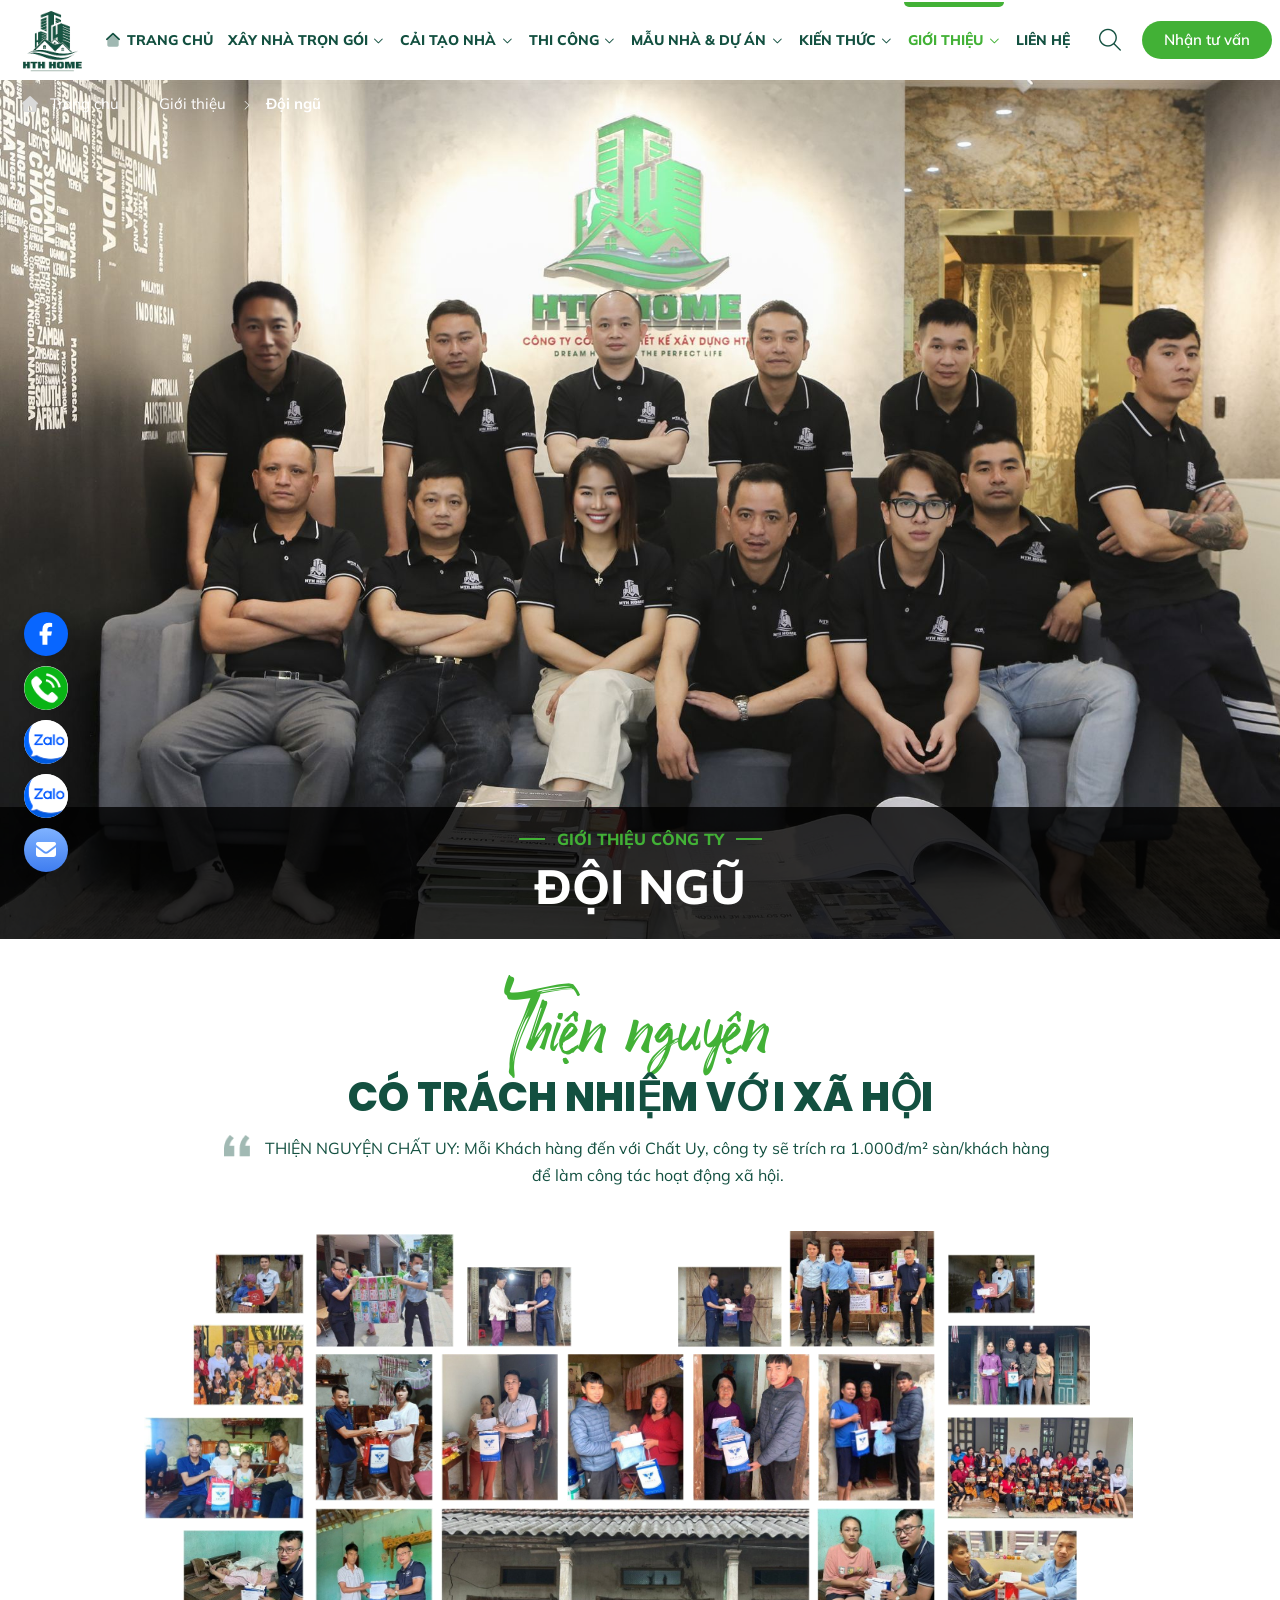
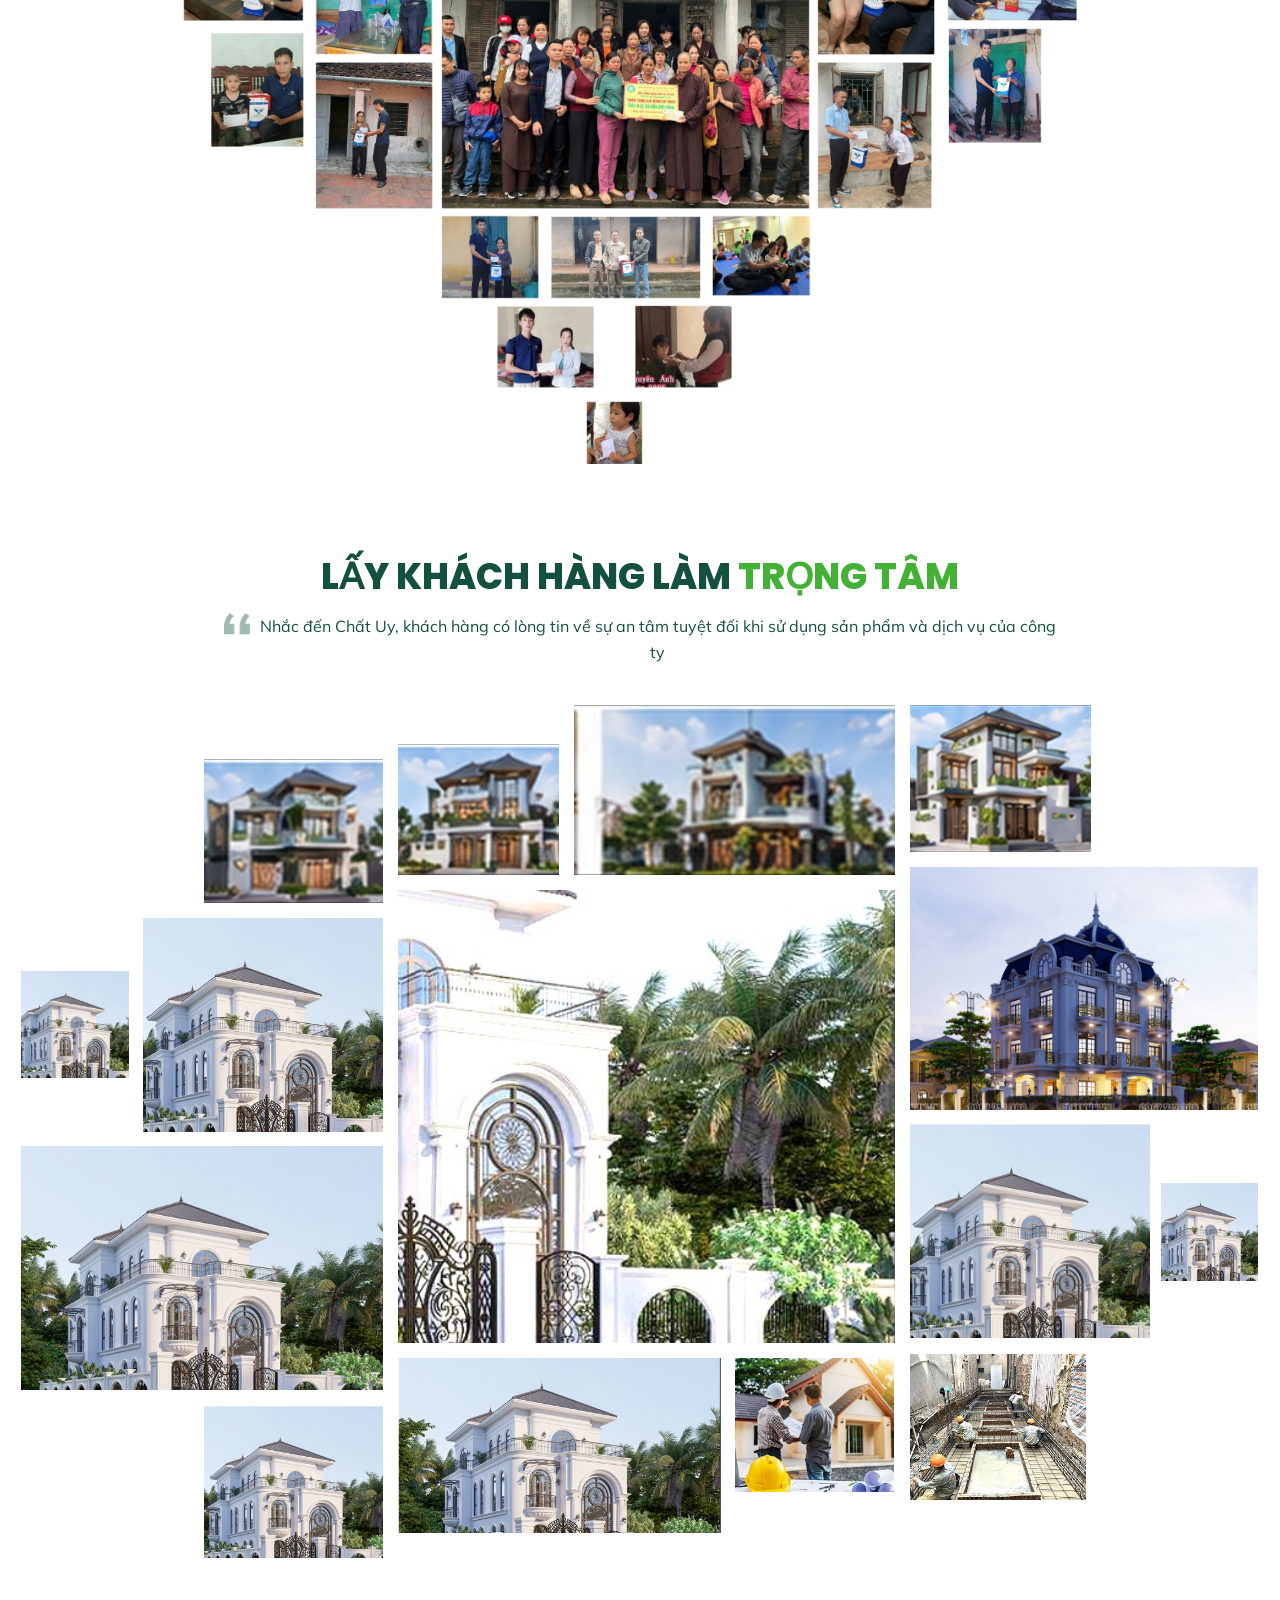
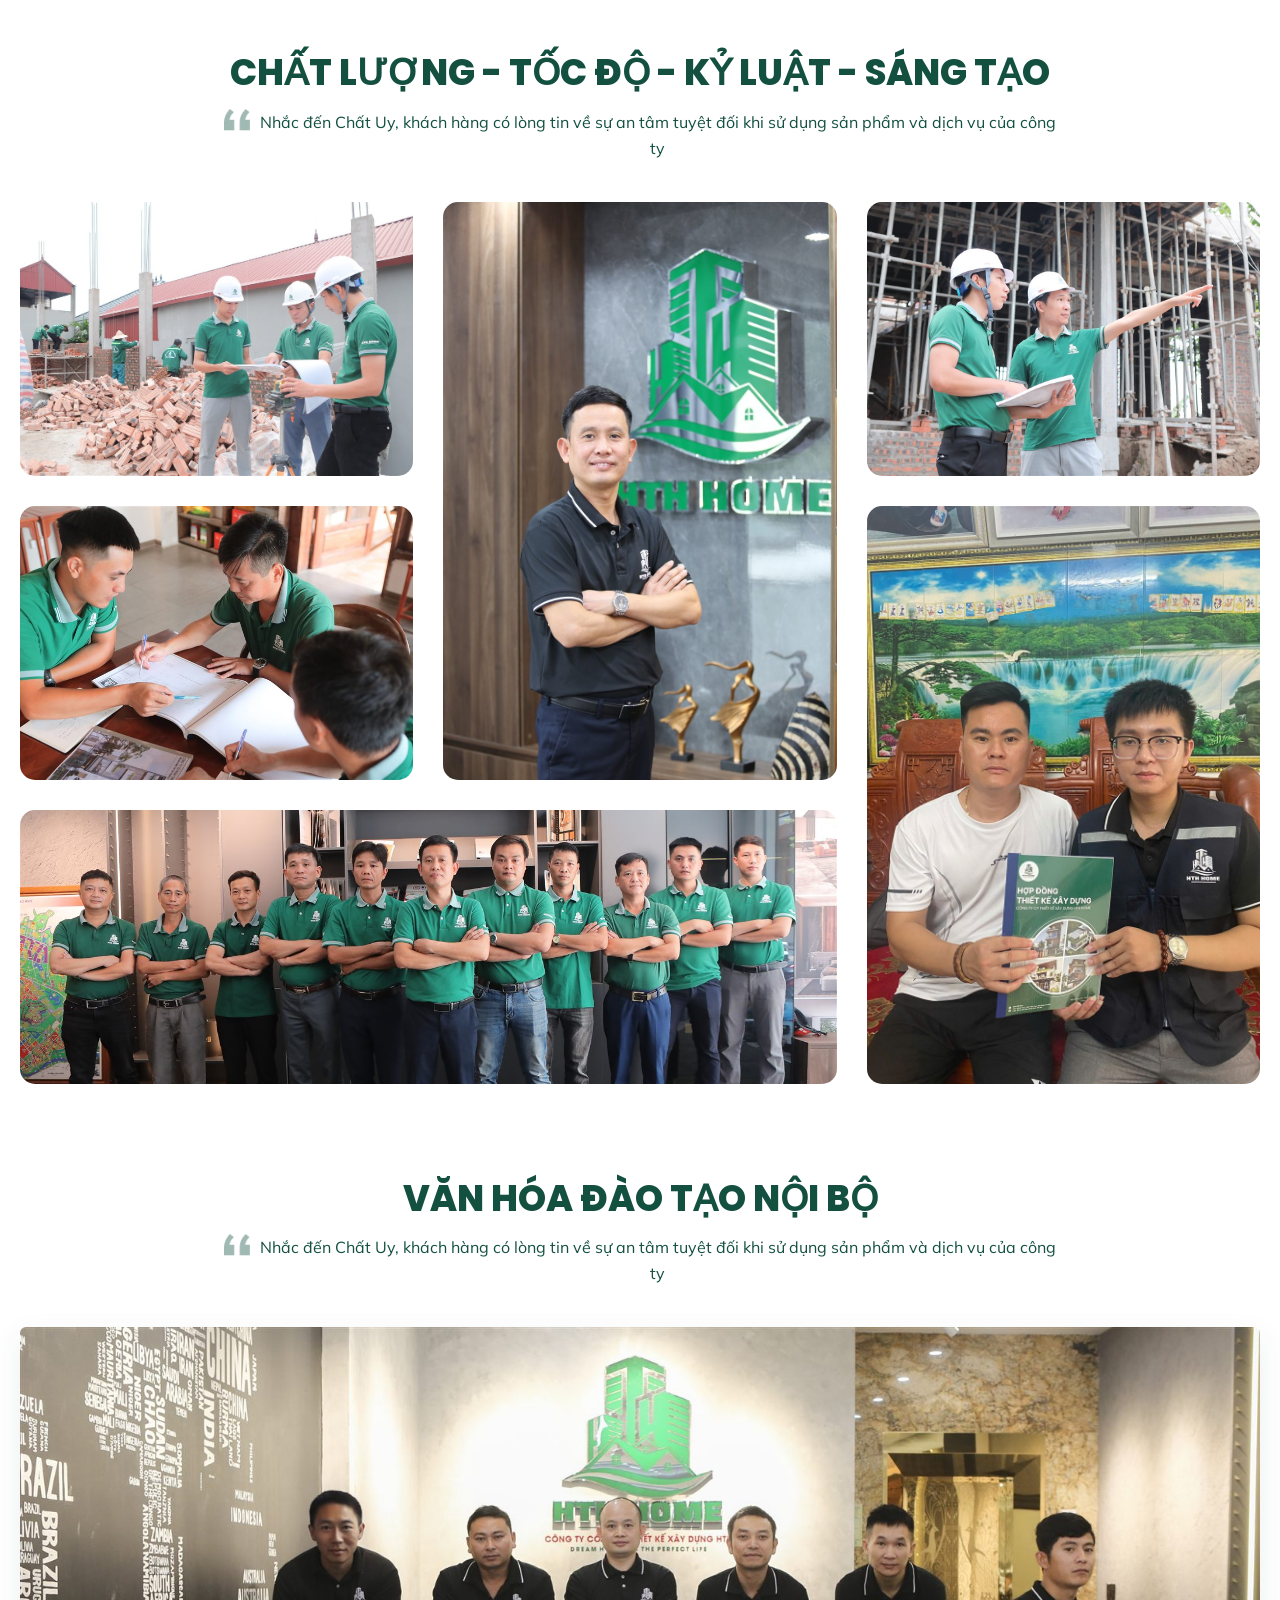
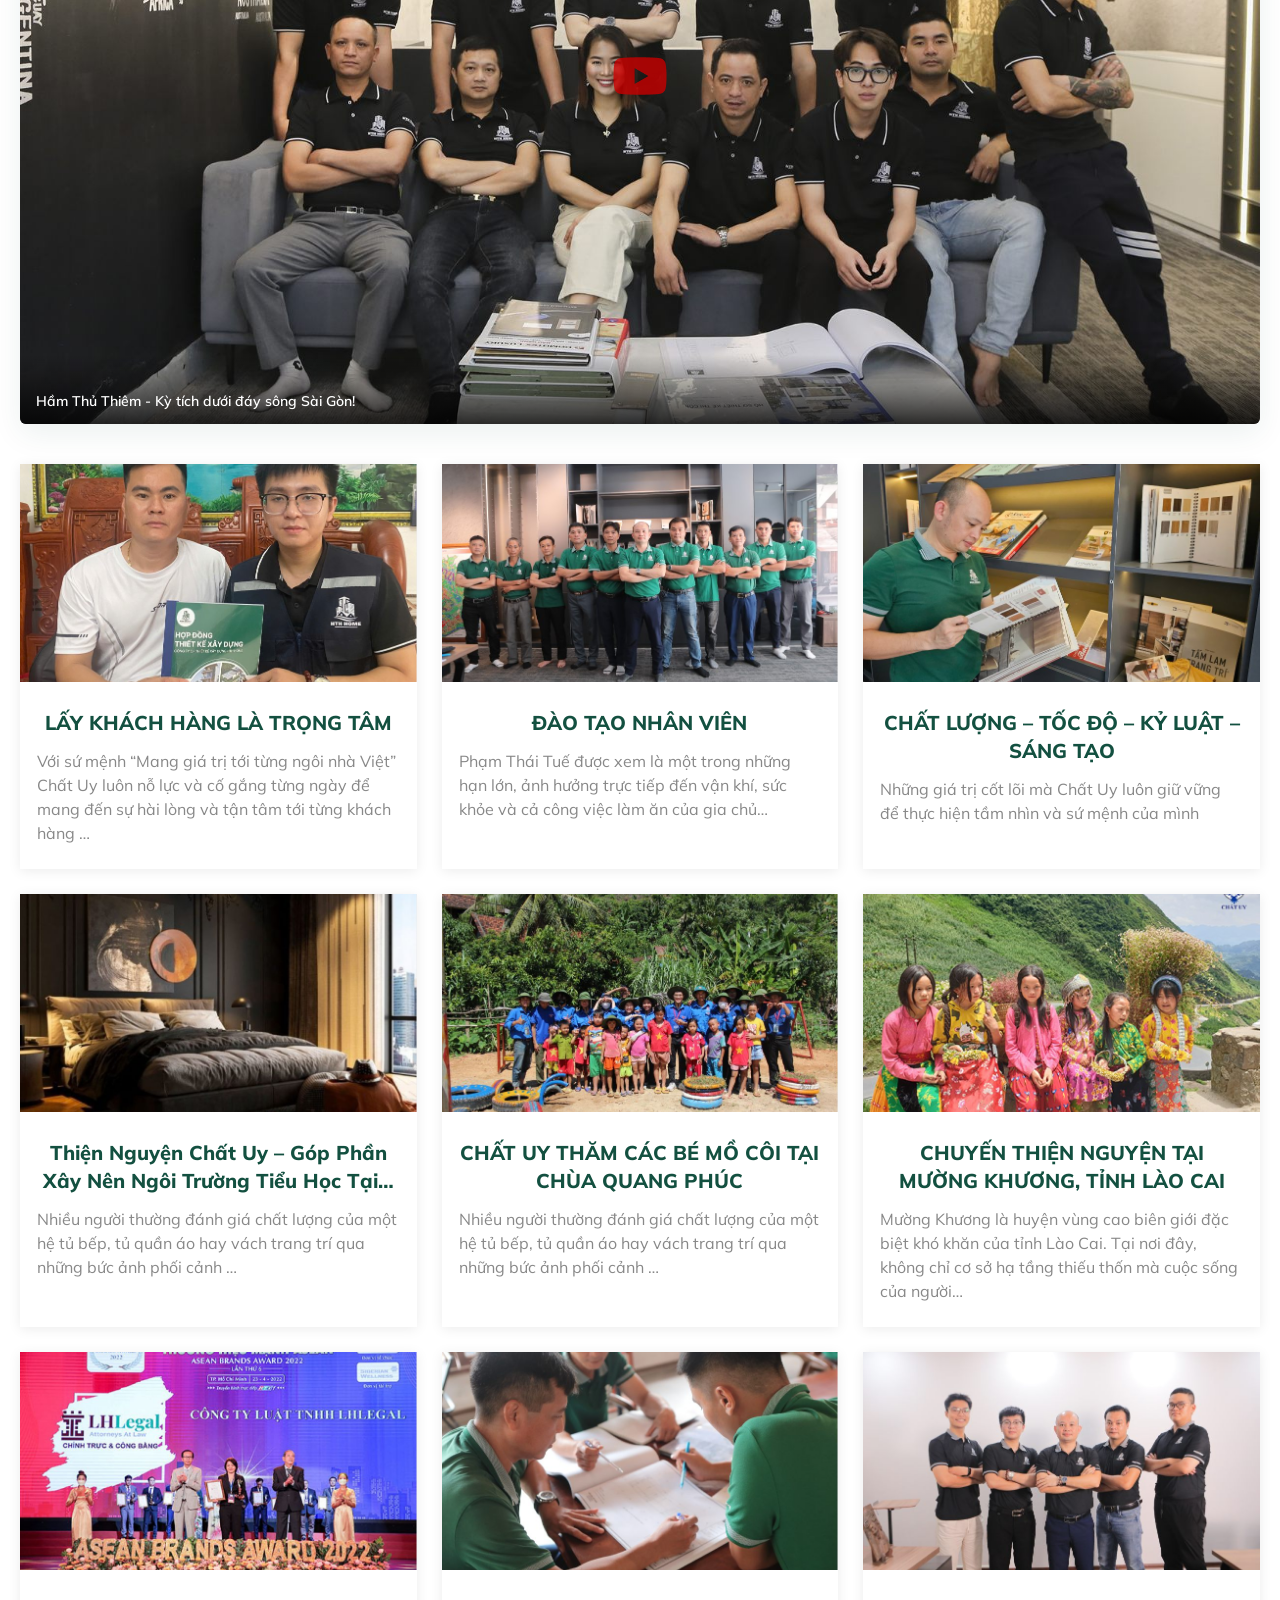
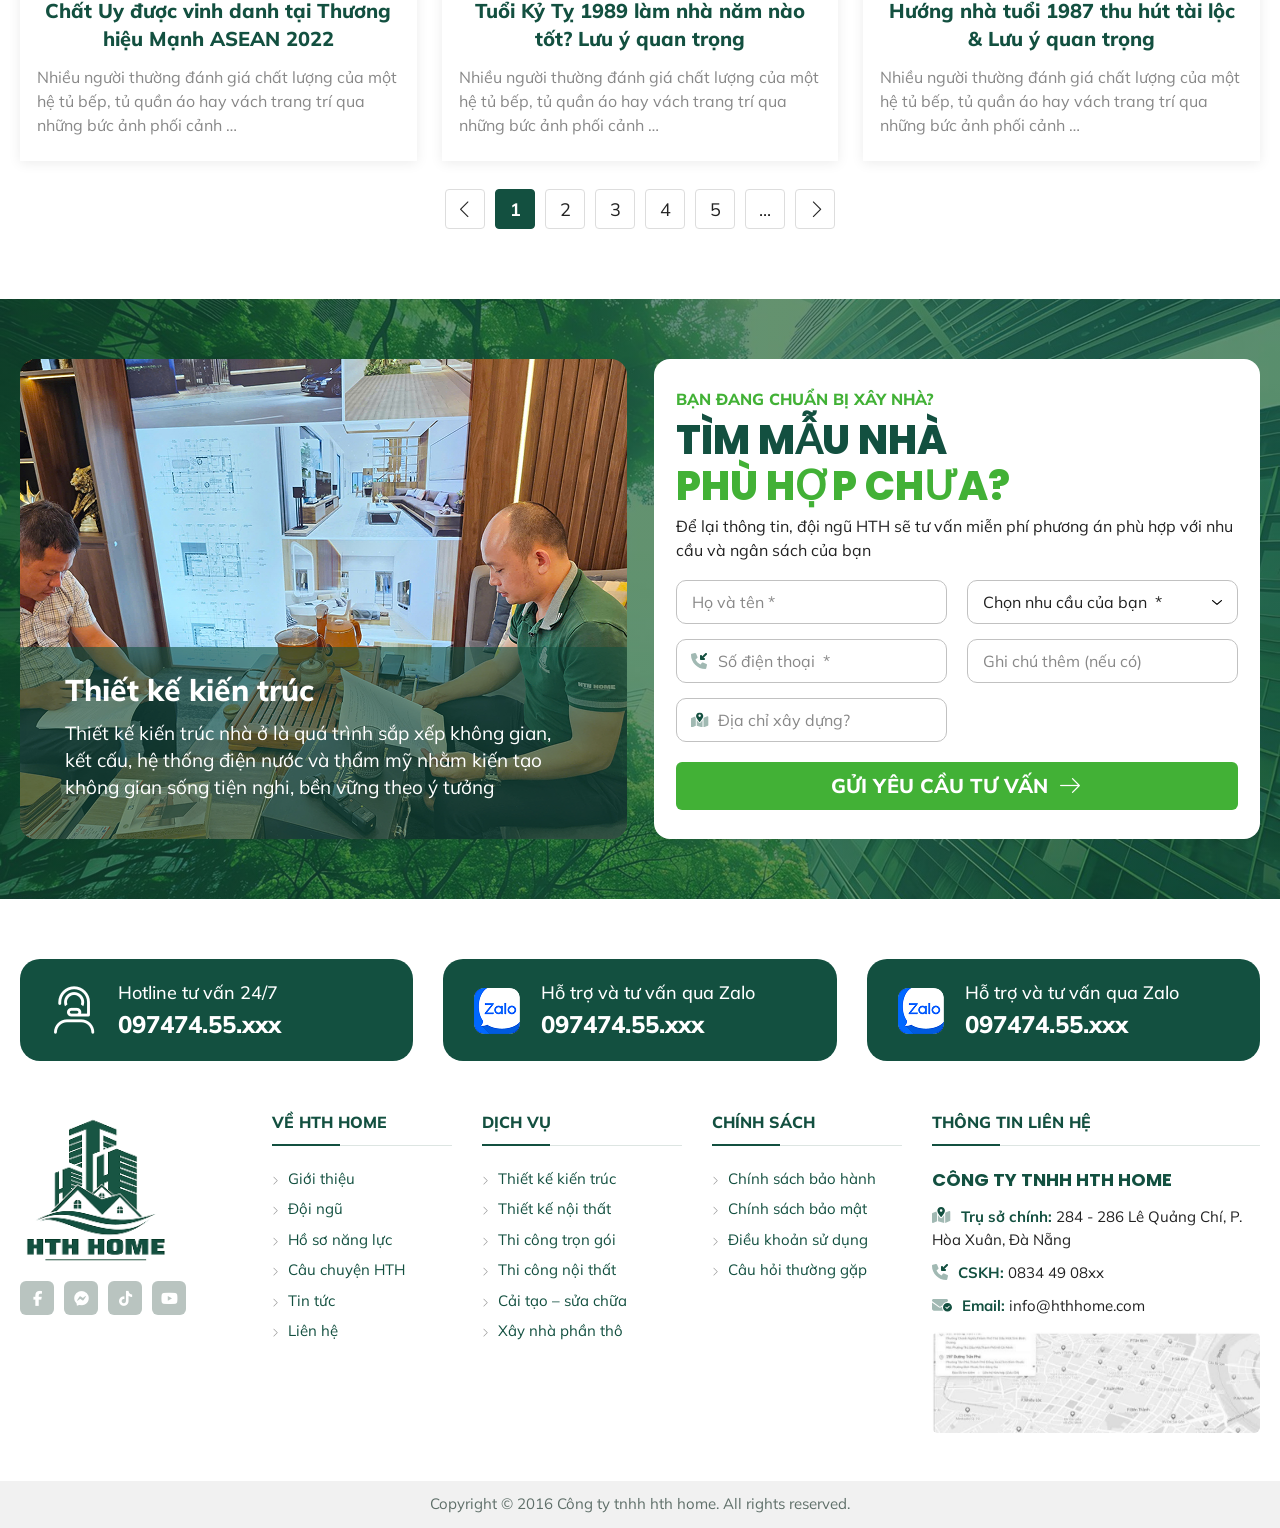
<file: hth-doiNgu.html>
<!DOCTYPE html>
<html lang="vi">

<head>
    <meta charset="UTF-8">
    <meta name="viewport" content="width=device-width, initial-scale=1">
    <title>Đội ngũ - HTH HOME</title>
    <meta name="description"
        content="Đội ngũ HTH HOME: trách nhiệm với xã hội, lấy khách hàng làm trọng tâm, chất lượng - tốc độ - kỷ luật - sáng tạo và văn hóa đào tạo nội bộ.">
    <link rel="icon" href="assets/logos/hth-home-logo.png">
    <link rel="stylesheet" href="assets/vendor/bootstrap/css/bootstrap.min.css">
    <link rel="stylesheet" href="assets/vendor/fontawesome/css/all.min.css">
    <link rel="stylesheet" href="assets/vendor/aos/aos.css">
    <link rel="stylesheet" href="assets/vendor/swiper/swiper-bundle.min.css">
    <link rel="stylesheet" href="assets/css/styles.css">
    <link rel="stylesheet" href="assets/css/responsive.css">
</head>

<body>
    <header class="site-header" id="siteHeader">
        <div class="container-header site-header-inner">
            <a class="site-logo" href="index.html">
                <img src="assets/logos/hth-home-logo.png" alt="HTH HOME" width="162" height="162">
            </a>

            <nav class="main-nav" id="mainNav" aria-label="Điều hướng chính">
                <ul class="main-nav-list">
                    <li class="main-nav-item">
                        <a class="main-nav-link" href="index.html"><i class="fa-duotone fa-solid fa-house-blank"></i>
                            Trang chủ</a>
                    </li>
                    <li class="main-nav-item has-submenu">
                        <a class="main-nav-link" href="hth-xayNhaTronGoi.html">Xây nhà trọn gói <i class="fa-solid fa-chevron-down"></i></a>
                        <ul class="submenu">
                            <li><a href="hth-xayNhaTronGoi.html">Xây nhà trọn gói</a></li>
                            <li><a href="#">Xây nhà phần thô</a></li>
                            <li><a href="#">Báo giá xây nhà</a></li>
                        </ul>
                    </li>
                    <li class="main-nav-item has-submenu">
                        <a class="main-nav-link" href="HTH-caiTaoNha.html">Cải tạo nhà <i
                                class="fa-solid fa-chevron-down"></i></a>
                        <ul class="submenu">
                            <li><a href="HTH-caiTaoNha.html">Cải tạo nhà phố</a></li>
                            <li><a href="HTH-caiTaoNha.html">Cải tạo chung cư</a></li>
                            <li><a href="HTH-caiTaoNha.html">Sửa chữa nhà</a></li>
                        </ul>
                    </li>
                    <li class="main-nav-item has-submenu">
                        <a class="main-nav-link" href="hth-thiCong-xayDung.html">Thi công <i class="fa-solid fa-chevron-down"></i></a>
                        <ul class="submenu">
                            <li><a href="hth-thiCong-xayDung.html">Thi công phần thô</a></li>
                            <li><a href="hth-thiCong-xayDung.html">Thi công hoàn thiện</a></li>
                            <li><a href="hth-thiCong-xayDung.html">Thi công nội thất</a></li>
                        </ul>
                    </li>
                    <li class="main-nav-item has-submenu">
                        <a class="main-nav-link" href="hth-mauNha-duAn.html">Mẫu nhà &amp; dự án <i
                                class="fa-solid fa-chevron-down"></i></a>
                        <ul class="submenu">
                            <li><a href="hth-mauNha-duAn.html">Mẫu nhà phố</a></li>
                            <li><a href="hth-mauNha-duAn.html">Mẫu biệt thự</a></li>
                            <li><a href="hth-mauNha-duAn.html">Công trình thực tế</a></li>
                        </ul>
                    </li>
                    <li class="main-nav-item has-submenu">
                        <a class="main-nav-link" href="hth-baiViet.html">Kiến thức <i class="fa-solid fa-chevron-down"></i></a>
                        <ul class="submenu">
                            <li><a href="hth-baiViet.html">Kinh nghiệm xây nhà</a></li>
                            <li><a href="hth-phongThuy.html">Phong thủy</a></li>
                            <li><a href="#">Kỹ thuật thi công</a></li>
                        </ul>
                    </li>
                    <li class="main-nav-item has-submenu is-active">
                        <a class="main-nav-link" href="hth-gioiThieu.html">Giới thiệu <i class="fa-solid fa-chevron-down"></i></a>
                        <ul class="submenu">
                            <li><a href="hth-gioiThieu.html">Về HTH HOME</a></li>
                            <li><a href="hth-doiNgu.html">Đội ngũ</a></li>
                            <li><a href="hth-hoSoNangLuc.html">Hồ sơ năng lực</a></li>
                        </ul>
                    </li>
                    <li class="main-nav-item">
                        <a class="main-nav-link" href="hth-lienHe.html">Liên hệ</a>
                    </li>
                </ul>
            </nav>

            <div class="site-header-actions">
                <button class="header-search" type="button" id="searchToggle" aria-label="Tìm kiếm"
                    aria-expanded="false" aria-controls="headerSearch">
                    <i class="fa-light fa-magnifying-glass"></i>
                    <i class="fa-light fa-xmark"></i>
                </button>
                <a class="button button-primary header-cta" href="#contact">Nhận tư vấn</a>
                <button class="nav-toggle" type="button" id="navToggle" aria-label="Mở menu" aria-expanded="false"
                    aria-controls="mainNav">
                    <span></span><span></span><span></span>
                </button>
            </div>
        </div>

        <div class="header-search-panel" id="headerSearch">
            <form class="search-form container-header" role="search" action="#" method="get">
                <label class="visually-hidden" for="searchKeyword">Từ khoá tìm kiếm</label>
                <input class="form-control search-input" id="searchKeyword" name="q" type="search"
                    placeholder="Tìm mẫu nhà, dịch vụ, bài viết…" autocomplete="off">
                <button class="button button-primary search-submit" type="submit">
                    <i class="fa-sharp fa-light fa-magnifying-glass"></i>Tìm kiếm
                </button>
            </form>
        </div>
    </header>

    <main>

        <section class="section-full profile-hero-section team-hero-section">
            <div class="container-custom profile-hero-inner">
                <nav class="breadcrumb-nav" aria-label="Breadcrumb">
                    <ol class="breadcrumb-list">
                        <li><a href="index.html"><i class="fa-solid fa-house"></i>Trang chủ</a></li>
                        <li><a href="hth-gioiThieu.html">Giới thiệu</a></li>
                        <li aria-current="page">Đội ngũ</li>
                    </ol>
                </nav>
            </div>
            <div class="profile-hero-caption">
                <p class="eyebrow eyebrow-center eyebrow-small" data-aos="fade-up">Giới thiệu công ty</p>
                <h1 class="profile-hero-title" data-aos="fade-up">Đội ngũ</h1>
            </div>
        </section>

        <section class="section charity-section">
            <div class="container-custom">
                <h2 class="section-title section-title-center about-team-title" data-aos="fade-up">
                    <span class="script-title">Thiện nguyện</span>
                    <span class="display-title">Có trách nhiệm với xã hội</span>
                </h2>
                <blockquote class="section-quote section-quote-center section-quote-narrow" data-aos="fade-up">
                    THIỆN NGUYỆN CHẤT UY: Mỗi Khách hàng đến với Chất Uy, công ty sẽ trích ra 1.000đ/m² sàn/khách hàng để làm công tác hoạt động xã hội.
                </blockquote>
                <div class="charity-collage" data-zoom-group="charity" data-aos="fade-up">
                    <figure class="charity-tile" data-zoom style="--l:64.864%;--t:0.826%;--w:14.591%;--h:13.624%"><img src="assets/images/charity/charity-photo-01.jpg" alt="Hoạt động thiện nguyện 1" loading="lazy"><span class="zoom-badge" aria-hidden="true"><i class="fa-light fa-magnifying-glass-plus"></i></span></figure>
                    <figure class="charity-tile" data-zoom style="--l:17.588%;--t:1.147%;--w:13.852%;--h:13.303%"><img src="assets/images/charity/charity-photo-02.jpg" alt="Hoạt động thiện nguyện 2" loading="lazy"><span class="zoom-badge" aria-hidden="true"><i class="fa-light fa-magnifying-glass-plus"></i></span></figure>
                    <figure class="charity-tile" data-zoom style="--l:7.51%;--t:3.44%;--w:8.872%;--h:7.156%"><img src="assets/images/charity/charity-photo-03.jpg" alt="Hoạt động thiện nguyện 3" loading="lazy"><span class="zoom-badge" aria-hidden="true"><i class="fa-light fa-magnifying-glass-plus"></i></span></figure>
                    <figure class="charity-tile" data-zoom style="--l:80.778%;--t:3.532%;--w:8.755%;--h:7.11%"><img src="assets/images/charity/charity-photo-04.jpg" alt="Hoạt động thiện nguyện 4" loading="lazy"><span class="zoom-badge" aria-hidden="true"><i class="fa-light fa-magnifying-glass-plus"></i></span></figure>
                    <figure class="charity-tile" data-zoom style="--l:53.813%;--t:5%;--w:10.428%;--h:9.45%"><img src="assets/images/charity/charity-photo-05.jpg" alt="Hoạt động thiện nguyện 5" loading="lazy"><span class="zoom-badge" aria-hidden="true"><i class="fa-light fa-magnifying-glass-plus"></i></span></figure>
                    <figure class="charity-tile" data-zoom style="--l:32.724%;--t:5.092%;--w:10.506%;--h:9.45%"><img src="assets/images/charity/charity-photo-06.jpg" alt="Hoạt động thiện nguyện 6" loading="lazy"><span class="zoom-badge" aria-hidden="true"><i class="fa-light fa-magnifying-glass-plus"></i></span></figure>
                    <figure class="charity-tile" data-zoom style="--l:5.253%;--t:11.835%;--w:11.128%;--h:9.633%"><img src="assets/images/charity/charity-photo-07.jpg" alt="Hoạt động thiện nguyện 7" loading="lazy"><span class="zoom-badge" aria-hidden="true"><i class="fa-light fa-magnifying-glass-plus"></i></span></figure>
                    <figure class="charity-tile" data-zoom style="--l:80.778%;--t:11.927%;--w:14.202%;--h:9.541%"><img src="assets/images/charity/charity-photo-08.jpg" alt="Hoạt động thiện nguyện 8" loading="lazy"><span class="zoom-badge" aria-hidden="true"><i class="fa-light fa-magnifying-glass-plus"></i></span></figure>
                    <figure class="charity-tile" data-zoom style="--l:17.51%;--t:15.367%;--w:11.751%;--h:17.294%"><img src="assets/images/charity/charity-photo-09.jpg" alt="Hoạt động thiện nguyện 9" loading="lazy"><span class="zoom-badge" aria-hidden="true"><i class="fa-light fa-magnifying-glass-plus"></i></span></figure>
                    <figure class="charity-tile" data-zoom style="--l:30.078%;--t:15.367%;--w:11.751%;--h:17.294%"><img src="assets/images/charity/charity-photo-10.jpg" alt="Hoạt động thiện nguyện 10" loading="lazy"><span class="zoom-badge" aria-hidden="true"><i class="fa-light fa-magnifying-glass-plus"></i></span></figure>
                    <figure class="charity-tile" data-zoom style="--l:42.685%;--t:15.367%;--w:11.751%;--h:17.339%"><img src="assets/images/charity/charity-photo-11.jpg" alt="Hoạt động thiện nguyện 11" loading="lazy"><span class="zoom-badge" aria-hidden="true"><i class="fa-light fa-magnifying-glass-plus"></i></span></figure>
                    <figure class="charity-tile" data-zoom style="--l:55.331%;--t:15.367%;--w:11.712%;--h:17.294%"><img src="assets/images/charity/charity-photo-12.jpg" alt="Hoạt động thiện nguyện 12" loading="lazy"><span class="zoom-badge" aria-hidden="true"><i class="fa-light fa-magnifying-glass-plus"></i></span></figure>
                    <figure class="charity-tile" data-zoom style="--l:67.782%;--t:15.367%;--w:11.712%;--h:17.248%"><img src="assets/images/charity/charity-photo-13.jpg" alt="Hoạt động thiện nguyện 13" loading="lazy"><span class="zoom-badge" aria-hidden="true"><i class="fa-light fa-magnifying-glass-plus"></i></span></figure>
                    <figure class="charity-tile" data-zoom style="--l:0.389%;--t:22.706%;--w:15.992%;--h:12.018%"><img src="assets/images/charity/charity-photo-14.jpg" alt="Hoạt động thiện nguyện 14" loading="lazy"><span class="zoom-badge" aria-hidden="true"><i class="fa-light fa-magnifying-glass-plus"></i></span></figure>
                    <figure class="charity-tile" data-zoom style="--l:80.739%;--t:22.752%;--w:18.56%;--h:11.972%"><img src="assets/images/charity/charity-photo-15.jpg" alt="Hoạt động thiện nguyện 15" loading="lazy"><span class="zoom-badge" aria-hidden="true"><i class="fa-light fa-magnifying-glass-plus"></i></span></figure>
                    <figure class="charity-tile" data-zoom style="--l:17.471%;--t:33.44%;--w:11.829%;--h:17.385%"><img src="assets/images/charity/charity-photo-16.jpg" alt="Hoạt động thiện nguyện 16" loading="lazy"><span class="zoom-badge" aria-hidden="true"><i class="fa-light fa-magnifying-glass-plus"></i></span></figure>
                    <figure class="charity-tile" data-zoom style="--l:30.117%;--t:33.44%;--w:36.926%;--h:35.505%"><img src="assets/images/charity/charity-photo-17.jpg" alt="Hoạt động thiện nguyện 17" loading="lazy"><span class="zoom-badge" aria-hidden="true"><i class="fa-light fa-magnifying-glass-plus"></i></span></figure>
                    <figure class="charity-tile" data-zoom style="--l:67.743%;--t:33.44%;--w:11.751%;--h:17.339%"><img src="assets/images/charity/charity-photo-18.jpg" alt="Hoạt động thiện nguyện 18" loading="lazy"><span class="zoom-badge" aria-hidden="true"><i class="fa-light fa-magnifying-glass-plus"></i></span></figure>
                    <figure class="charity-tile" data-zoom style="--l:4.319%;--t:36.055%;--w:12.062%;--h:10.734%"><img src="assets/images/charity/charity-photo-19.jpg" alt="Hoạt động thiện nguyện 19" loading="lazy"><span class="zoom-badge" aria-hidden="true"><i class="fa-light fa-magnifying-glass-plus"></i></span></figure>
                    <figure class="charity-tile" data-zoom style="--l:80.739%;--t:36.101%;--w:12.996%;--h:10.688%"><img src="assets/images/charity/charity-photo-20.jpg" alt="Hoạt động thiện nguyện 20" loading="lazy"><span class="zoom-badge" aria-hidden="true"><i class="fa-light fa-magnifying-glass-plus"></i></span></figure>
                    <figure class="charity-tile" data-zoom style="--l:80.817%;--t:47.615%;--w:9.339%;--h:13.532%"><img src="assets/images/charity/charity-photo-21.jpg" alt="Hoạt động thiện nguyện 21" loading="lazy"><span class="zoom-badge" aria-hidden="true"><i class="fa-light fa-magnifying-glass-plus"></i></span></figure>
                    <figure class="charity-tile" data-zoom style="--l:7.121%;--t:48.211%;--w:9.261%;--h:13.44%"><img src="assets/images/charity/charity-photo-22.jpg" alt="Hoạt động thiện nguyện 22" loading="lazy"><span class="zoom-badge" aria-hidden="true"><i class="fa-light fa-magnifying-glass-plus"></i></span></figure>
                    <figure class="charity-tile" data-zoom style="--l:17.51%;--t:51.651%;--w:11.751%;--h:17.294%"><img src="assets/images/charity/charity-photo-23.jpg" alt="Hoạt động thiện nguyện 23" loading="lazy"><span class="zoom-badge" aria-hidden="true"><i class="fa-light fa-magnifying-glass-plus"></i></span></figure>
                    <figure class="charity-tile" data-zoom style="--l:67.743%;--t:51.651%;--w:11.44%;--h:17.339%"><img src="assets/images/charity/charity-photo-24.jpg" alt="Hoạt động thiện nguyện 24" loading="lazy"><span class="zoom-badge" aria-hidden="true"><i class="fa-light fa-magnifying-glass-plus"></i></span></figure>
                    <figure class="charity-tile" data-zoom style="--l:30.117%;--t:69.725%;--w:9.805%;--h:9.817%"><img src="assets/images/charity/charity-photo-25.jpg" alt="Hoạt động thiện nguyện 25" loading="lazy"><span class="zoom-badge" aria-hidden="true"><i class="fa-light fa-magnifying-glass-plus"></i></span></figure>
                    <figure class="charity-tile" data-zoom style="--l:57.237%;--t:69.725%;--w:9.844%;--h:9.541%"><img src="assets/images/charity/charity-photo-26.jpg" alt="Hoạt động thiện nguyện 26" loading="lazy"><span class="zoom-badge" aria-hidden="true"><i class="fa-light fa-magnifying-glass-plus"></i></span></figure>
                    <figure class="charity-tile" data-zoom style="--l:41.128%;--t:69.771%;--w:15.019%;--h:9.771%"><img src="assets/images/charity/charity-photo-27.jpg" alt="Hoạt động thiện nguyện 27" loading="lazy"><span class="zoom-badge" aria-hidden="true"><i class="fa-light fa-magnifying-glass-plus"></i></span></figure>
                    <figure class="charity-tile" data-zoom style="--l:49.455%;--t:80.321%;--w:9.728%;--h:9.725%"><img src="assets/images/charity/charity-photo-28.jpg" alt="Hoạt động thiện nguyện 28" loading="lazy"><span class="zoom-badge" aria-hidden="true"><i class="fa-light fa-magnifying-glass-plus"></i></span></figure>
                    <figure class="charity-tile" data-zoom style="--l:35.681%;--t:80.367%;--w:9.728%;--h:9.679%"><img src="assets/images/charity/charity-photo-29.jpg" alt="Hoạt động thiện nguyện 29" loading="lazy"><span class="zoom-badge" aria-hidden="true"><i class="fa-light fa-magnifying-glass-plus"></i></span></figure>
                    <figure class="charity-tile" data-zoom style="--l:44.553%;--t:91.56%;--w:5.759%;--h:7.431%"><img src="assets/images/charity/charity-photo-30.jpg" alt="Hoạt động thiện nguyện 30" loading="lazy"><span class="zoom-badge" aria-hidden="true"><i class="fa-light fa-magnifying-glass-plus"></i></span></figure>
                </div>
            </div>
        </section>

        <section class="section customer-focus-section">
            <div class="container-custom">
                <h2 class="section-title section-title-center" data-aos="fade-up">Lấy khách hàng làm <span class="highlight">trọng tâm</span></h2>
                <blockquote class="section-quote section-quote-center section-quote-narrow" data-aos="fade-up">Nhắc đến Chất Uy, khách hàng có lòng tin về sự an tâm tuyệt đối khi sử dụng sản phẩm và dịch vụ của công ty</blockquote>
                <div class="customer-mosaic" data-zoom-group="customers" data-aos="fade-up">
                    <figure class="customer-tile" data-zoom style="--l:14.8%;--t:6.25%;--w:14.5%;--h:16.9%"><img src="assets/images/house-sample-01.jpg" alt="Hoạt động chăm sóc khách hàng 1" loading="lazy"><span class="zoom-badge" aria-hidden="true"><i class="fa-light fa-magnifying-glass-plus"></i></span></figure>
                    <figure class="customer-tile" data-zoom style="--l:30.5%;--t:4.5%;--w:13%;--h:15.4%"><img src="assets/images/house-sample-02.jpg" alt="Hoạt động chăm sóc khách hàng 2" loading="lazy"><span class="zoom-badge" aria-hidden="true"><i class="fa-light fa-magnifying-glass-plus"></i></span></figure>
                    <figure class="customer-tile" data-zoom style="--l:44.7%;--t:0%;--w:25.9%;--h:19.9%"><img src="assets/images/house-sample-03.jpg" alt="Hoạt động chăm sóc khách hàng 3" loading="lazy"><span class="zoom-badge" aria-hidden="true"><i class="fa-light fa-magnifying-glass-plus"></i></span></figure>
                    <figure class="customer-tile" data-zoom style="--l:71.8%;--t:0%;--w:14.6%;--h:17.2%"><img src="assets/images/house-sample-04.jpg" alt="Hoạt động chăm sóc khách hàng 4" loading="lazy"><span class="zoom-badge" aria-hidden="true"><i class="fa-light fa-magnifying-glass-plus"></i></span></figure>
                    <figure class="customer-tile" data-zoom style="--l:71.8%;--t:18.9%;--w:28%;--h:28.5%"><img src="assets/images/project-01.jpg" alt="Hoạt động chăm sóc khách hàng 5" loading="lazy"><span class="zoom-badge" aria-hidden="true"><i class="fa-light fa-magnifying-glass-plus"></i></span></figure>
                    <figure class="customer-tile" data-zoom style="--l:0.1%;--t:31.1%;--w:8.7%;--h:12.6%"><img src="assets/images/work-01.jpg" alt="Hoạt động chăm sóc khách hàng 6" loading="lazy"><span class="zoom-badge" aria-hidden="true"><i class="fa-light fa-magnifying-glass-plus"></i></span></figure>
                    <figure class="customer-tile" data-zoom style="--l:9.9%;--t:24.9%;--w:19.4%;--h:25.1%"><img src="assets/images/work-02.jpg" alt="Hoạt động chăm sóc khách hàng 7" loading="lazy"><span class="zoom-badge" aria-hidden="true"><i class="fa-light fa-magnifying-glass-plus"></i></span></figure>
                    <figure class="customer-tile" data-zoom style="--l:30.5%;--t:21.7%;--w:40.1%;--h:53.1%"><img src="assets/images/project-featured.jpg" alt="Hoạt động chăm sóc khách hàng 8" loading="lazy"><span class="zoom-badge" aria-hidden="true"><i class="fa-light fa-magnifying-glass-plus"></i></span></figure>
                    <figure class="customer-tile" data-zoom style="--l:0.1%;--t:51.7%;--w:29.2%;--h:28.6%"><img src="assets/images/work-03.jpg" alt="Hoạt động chăm sóc khách hàng 9" loading="lazy"><span class="zoom-badge" aria-hidden="true"><i class="fa-light fa-magnifying-glass-plus"></i></span></figure>
                    <figure class="customer-tile" data-zoom style="--l:71.8%;--t:49.1%;--w:19.3%;--h:25.1%"><img src="assets/images/project-02.jpg" alt="Hoạt động chăm sóc khách hàng 10" loading="lazy"><span class="zoom-badge" aria-hidden="true"><i class="fa-light fa-magnifying-glass-plus"></i></span></figure>
                    <figure class="customer-tile" data-zoom style="--l:92%;--t:56%;--w:7.8%;--h:11.5%"><img src="assets/images/work-04.jpg" alt="Hoạt động chăm sóc khách hàng 11" loading="lazy"><span class="zoom-badge" aria-hidden="true"><i class="fa-light fa-magnifying-glass-plus"></i></span></figure>
                    <figure class="customer-tile" data-zoom style="--l:14.8%;--t:82.1%;--w:14.5%;--h:17.9%"><img src="assets/images/project-03.jpg" alt="Hoạt động chăm sóc khách hàng 12" loading="lazy"><span class="zoom-badge" aria-hidden="true"><i class="fa-light fa-magnifying-glass-plus"></i></span></figure>
                    <figure class="customer-tile" data-zoom style="--l:30.5%;--t:76.5%;--w:26%;--h:20.5%"><img src="assets/images/work-05.jpg" alt="Hoạt động chăm sóc khách hàng 13" loading="lazy"><span class="zoom-badge" aria-hidden="true"><i class="fa-light fa-magnifying-glass-plus"></i></span></figure>
                    <figure class="customer-tile" data-zoom style="--l:57.7%;--t:76.5%;--w:12.8%;--h:15.7%"><img src="assets/images/construction-rough.jpg" alt="Hoạt động chăm sóc khách hàng 14" loading="lazy"><span class="zoom-badge" aria-hidden="true"><i class="fa-light fa-magnifying-glass-plus"></i></span></figure>
                    <figure class="customer-tile" data-zoom style="--l:71.8%;--t:76%;--w:14.2%;--h:17.2%"><img src="assets/images/construction-finishing.jpg" alt="Hoạt động chăm sóc khách hàng 15" loading="lazy"><span class="zoom-badge" aria-hidden="true"><i class="fa-light fa-magnifying-glass-plus"></i></span></figure>
                </div>
            </div>
        </section>

        <section class="section team-values-section">
            <div class="container-custom">
                <h2 class="section-title section-title-center" data-aos="fade-up">Chất lượng - Tốc độ - Kỷ luật - Sáng tạo</h2>
                <blockquote class="section-quote section-quote-center section-quote-narrow" data-aos="fade-up">Nhắc đến Chất Uy, khách hàng có lòng tin về sự an tâm tuyệt đối khi sử dụng sản phẩm và dịch vụ của công ty</blockquote>

                <div class="team-collage" data-zoom-group="team" data-aos="fade-up">
                    <figure class="team-collage-item team-collage-a" data-zoom><img src="assets/images/intro-site-review.jpg" alt="Kỹ sư HTH HOME tại công trình" loading="lazy"><span class="zoom-badge" aria-hidden="true"><i class="fa-light fa-magnifying-glass-plus"></i></span></figure>
                    <figure class="team-collage-item team-collage-b" data-zoom><img src="assets/images/staff-portrait.jpg" alt="Cán bộ HTH HOME bên logo công ty" loading="lazy"><span class="zoom-badge" aria-hidden="true"><i class="fa-light fa-magnifying-glass-plus"></i></span></figure>
                    <figure class="team-collage-item team-collage-c" data-zoom><img src="assets/images/site-engineers-pointing.jpg" alt="Kỹ sư trao đổi tại công trình" loading="lazy"><span class="zoom-badge" aria-hidden="true"><i class="fa-light fa-magnifying-glass-plus"></i></span></figure>
                    <figure class="team-collage-item team-collage-d" data-zoom><img src="assets/images/intro-team-planning.jpg" alt="Đội ngũ HTH HOME làm việc cùng bản vẽ" loading="lazy"><span class="zoom-badge" aria-hidden="true"><i class="fa-light fa-magnifying-glass-plus"></i></span></figure>
                    <figure class="team-collage-item team-collage-e" data-zoom><img src="assets/images/contract-handover.jpg" alt="Bàn giao hợp đồng thiết kế xây dựng cho khách hàng" loading="lazy"><span class="zoom-badge" aria-hidden="true"><i class="fa-light fa-magnifying-glass-plus"></i></span></figure>
                    <figure class="team-collage-item team-collage-f" data-zoom><img src="assets/images/team-group-green.jpg" alt="Tập thể cán bộ nhân viên HTH HOME" loading="lazy"><span class="zoom-badge" aria-hidden="true"><i class="fa-light fa-magnifying-glass-plus"></i></span></figure>
                </div>
            </div>
        </section>

        <section class="section team-culture-section">
            <div class="container-custom">
                <h2 class="section-title section-title-center" data-aos="fade-up">Văn hóa đào tạo nội bộ</h2>
                <blockquote class="section-quote section-quote-center section-quote-narrow" data-aos="fade-up">Nhắc đến Chất Uy, khách hàng có lòng tin về sự an tâm tuyệt đối khi sử dụng sản phẩm và dịch vụ của công ty</blockquote>

                <a class="video-card about-video" href="#" data-aos="fade-up">
                    <img class="video-card-image" src="assets/images/team-seated-photo.jpg" alt="Đội ngũ HTH HOME" loading="lazy">
                    <img class="video-card-play" src="assets/icons/youtube.png" alt="" width="56" height="50" loading="lazy">
                    <span class="video-card-caption">Hầm Thủ Thiêm - Kỳ tích dưới đáy sông Sài Gòn!</span>
                </a>

                <div class="post-grid">
                    <article class="post-card post-card-centered" data-aos="fade-up" data-aos-delay="0">
                        <a class="post-card-image" href="#"><img src="assets/images/culture-card-01.jpg" alt="LẤY KHÁCH HÀNG LÀ TRỌNG TÂM" loading="lazy"></a>
                        <div class="post-card-body">
                            <h3 class="post-card-title"><a href="#">LẤY KHÁCH HÀNG LÀ TRỌNG TÂM</a></h3>
                            <p class="post-card-text">Với sứ mệnh “Mang giá trị tới từng ngôi nhà Việt” Chất Uy luôn nỗ lực và cố gắng từng ngày để mang đến sự hài lòng và tận tâm tới từng khách hàng …</p>
                        </div>
                    </article>
                    <article class="post-card post-card-centered" data-aos="fade-up" data-aos-delay="80">
                        <a class="post-card-image" href="#"><img src="assets/images/culture-card-02.jpg" alt="ĐÀO TẠO NHÂN VIÊN" loading="lazy"></a>
                        <div class="post-card-body">
                            <h3 class="post-card-title"><a href="#">ĐÀO TẠO NHÂN VIÊN</a></h3>
                            <p class="post-card-text">Phạm Thái Tuế được xem là một trong những hạn lớn, ảnh hưởng trực tiếp đến vận khí, sức khỏe và cả công việc làm ăn của gia chủ…</p>
                        </div>
                    </article>
                    <article class="post-card post-card-centered" data-aos="fade-up" data-aos-delay="160">
                        <a class="post-card-image" href="#"><img src="assets/images/culture-card-03.jpg" alt="CHẤT LƯỢNG – TỐC ĐỘ – KỶ LUẬT – SÁNG TẠO" loading="lazy"></a>
                        <div class="post-card-body">
                            <h3 class="post-card-title"><a href="#">CHẤT LƯỢNG – TỐC ĐỘ – KỶ LUẬT – SÁNG TẠO</a></h3>
                            <p class="post-card-text">Những giá trị cốt lõi mà Chất Uy luôn giữ vững để thực hiện tầm nhìn và sứ mệnh của mình</p>
                        </div>
                    </article>
                    <article class="post-card post-card-centered" data-aos="fade-up" data-aos-delay="0">
                        <a class="post-card-image" href="#"><img src="assets/images/culture-card-04.jpg" alt="Thiện Nguyện Chất Uy – Góp Phần Xây Nên Ngôi Trường Tiểu Học Tại…" loading="lazy"></a>
                        <div class="post-card-body">
                            <h3 class="post-card-title"><a href="#">Thiện Nguyện Chất Uy – Góp Phần Xây Nên Ngôi Trường Tiểu Học Tại…</a></h3>
                            <p class="post-card-text">Nhiều người thường đánh giá chất lượng của một hệ tủ bếp, tủ quần áo hay vách trang trí qua những bức ảnh phối cảnh …</p>
                        </div>
                    </article>
                    <article class="post-card post-card-centered" data-aos="fade-up" data-aos-delay="80">
                        <a class="post-card-image" href="#"><img src="assets/images/culture-card-05.jpg" alt="CHẤT UY THĂM CÁC BÉ MỒ CÔI TẠI CHÙA QUANG PHÚC" loading="lazy"></a>
                        <div class="post-card-body">
                            <h3 class="post-card-title"><a href="#">CHẤT UY THĂM CÁC BÉ MỒ CÔI TẠI CHÙA QUANG PHÚC</a></h3>
                            <p class="post-card-text">Nhiều người thường đánh giá chất lượng của một hệ tủ bếp, tủ quần áo hay vách trang trí qua những bức ảnh phối cảnh …</p>
                        </div>
                    </article>
                    <article class="post-card post-card-centered" data-aos="fade-up" data-aos-delay="160">
                        <a class="post-card-image" href="#"><img src="assets/images/culture-card-06.jpg" alt="CHUYẾN THIỆN NGUYỆN TẠI MƯỜNG KHƯƠNG, TỈNH LÀO CAI" loading="lazy"></a>
                        <div class="post-card-body">
                            <h3 class="post-card-title"><a href="#">CHUYẾN THIỆN NGUYỆN TẠI MƯỜNG KHƯƠNG, TỈNH LÀO CAI</a></h3>
                            <p class="post-card-text">Mường Khương là huyện vùng cao biên giới đặc biệt khó khăn của tỉnh Lào Cai. Tại nơi đây, không chỉ cơ sở hạ tầng thiếu thốn mà cuộc sống của người…</p>
                        </div>
                    </article>
                    <article class="post-card post-card-centered" data-aos="fade-up" data-aos-delay="0">
                        <a class="post-card-image" href="#"><img src="assets/images/culture-card-07.jpg" alt="Chất Uy được vinh danh tại Thương hiệu Mạnh ASEAN 2022" loading="lazy"></a>
                        <div class="post-card-body">
                            <h3 class="post-card-title"><a href="#">Chất Uy được vinh danh tại Thương hiệu Mạnh ASEAN 2022</a></h3>
                            <p class="post-card-text">Nhiều người thường đánh giá chất lượng của một hệ tủ bếp, tủ quần áo hay vách trang trí qua những bức ảnh phối cảnh …</p>
                        </div>
                    </article>
                    <article class="post-card post-card-centered" data-aos="fade-up" data-aos-delay="80">
                        <a class="post-card-image" href="#"><img src="assets/images/culture-card-08.jpg" alt="Tuổi Kỷ Tỵ 1989 làm nhà năm nào tốt? Lưu ý quan trọng" loading="lazy"></a>
                        <div class="post-card-body">
                            <h3 class="post-card-title"><a href="#">Tuổi Kỷ Tỵ 1989 làm nhà năm nào tốt? Lưu ý quan trọng</a></h3>
                            <p class="post-card-text">Nhiều người thường đánh giá chất lượng của một hệ tủ bếp, tủ quần áo hay vách trang trí qua những bức ảnh phối cảnh …</p>
                        </div>
                    </article>
                    <article class="post-card post-card-centered" data-aos="fade-up" data-aos-delay="160">
                        <a class="post-card-image" href="#"><img src="assets/images/culture-card-09.jpg" alt="Hướng nhà tuổi 1987 thu hút tài lộc &amp; Lưu ý quan trọng" loading="lazy"></a>
                        <div class="post-card-body">
                            <h3 class="post-card-title"><a href="#">Hướng nhà tuổi 1987 thu hút tài lộc &amp; Lưu ý quan trọng</a></h3>
                            <p class="post-card-text">Nhiều người thường đánh giá chất lượng của một hệ tủ bếp, tủ quần áo hay vách trang trí qua những bức ảnh phối cảnh …</p>
                        </div>
                    </article>
                </div>

                <nav class="pagination-nav" aria-label="Phân trang">
                    <ul class="pagination-list">
                        <li><a class="pagination-link" href="#" aria-label="Trang trước"><i class="fa-light fa-chevron-left"></i></a></li>
                        <li><a class="pagination-link is-active" href="#" aria-current="page">1</a></li>
                        <li><a class="pagination-link" href="#">2</a></li>
                        <li><a class="pagination-link" href="#">3</a></li>
                        <li><a class="pagination-link" href="#">4</a></li>
                        <li><a class="pagination-link" href="#">5</a></li>
                        <li><span class="pagination-link pagination-ellipsis">...</span></li>
                        <li><a class="pagination-link" href="#" aria-label="Trang sau"><i class="fa-light fa-chevron-right"></i></a></li>
                    </ul>
                </nav>
            </div>
        </section>

        <section class="section-full consult-section" id="contact">
            <div class="container-custom consult-layout">
                <figure class="caption-figure caption-figure-brand consult-figure" data-aos="fade-right">
                    <img src="assets/images/consult-meeting.jpg"
                        alt="Kiến trúc sư HTH HOME trao đổi phương án thiết kế cùng khách hàng" loading="lazy">
                    <figcaption class="caption-figure-body">
                        <h3 class="caption-figure-title">Thiết kế kiến trúc</h3>
                        <p class="caption-figure-text">Thiết kế kiến trúc nhà ở là quá trình sắp xếp không gian, kết
                            cấu,
                            hệ thống điện nước và thẩm mỹ nhằm kiến tạo không gian sống tiện nghi, bền vững theo ý tưởng
                        </p>
                    </figcaption>
                </figure>

                <div class="consult-card" data-aos="fade-left">
                    <p class="consult-overline">Bạn đang chuẩn bị xây nhà?</p>
                    <h2 class="consult-title">Tìm mẫu nhà <span class="highlight">phù hợp chưa?</span></h2>
                    <p class="consult-description">Để lại thông tin, đội ngũ HTH sẽ tư vấn miễn phí phương án phù hợp
                        với nhu
                        cầu và ngân sách của bạn</p>

                    <form class="consult-form">
                        <label class="visually-hidden" for="consultName">Họ và tên</label>
                        <input class="form-control" id="consultName" name="name" type="text" placeholder="Họ và tên *"
                            required>

                        <label class="visually-hidden" for="consultNeed">Chọn nhu cầu của bạn</label>
                        <select class="form-control" id="consultNeed" name="need" required>
                            <option value="">Chọn nhu cầu của bạn &nbsp;*</option>
                            <option value="cai-tao-kien-truc">Cải tạo kiến trúc</option>
                            <option value="cai-tao-cong-nang">Cải tạo công năng</option>
                            <option value="cai-tao-noi-that">Cải tạo nội thất</option>
                            <option value="cai-tao-tong-the">Cải tạo tổng thể</option>
                        </select>

                        <span class="input-icon">
                            <img src="assets/icons/phone.svg" alt="" width="16" height="16">
                            <label class="visually-hidden" for="consultPhone">Số điện thoại</label>
                            <input class="form-control" id="consultPhone" name="phone" type="tel"
                                placeholder="Số điện thoại &nbsp;*" required>
                        </span>

                        <label class="visually-hidden" for="consultNote">Ghi chú thêm</label>
                        <input class="form-control" id="consultNote" name="note" type="text"
                            placeholder="Ghi chú thêm (nếu có)">

                        <span class="input-icon">
                            <img src="assets/icons/map.svg" alt="" width="18" height="16">
                            <label class="visually-hidden" for="consultAddress">Địa chỉ xây dựng</label>
                            <input class="form-control" id="consultAddress" name="address" type="text"
                                placeholder="Địa chỉ xây dựng?">
                        </span>

                        <button class="button button-primary consult-submit" type="submit">Gửi yêu cầu tư vấn <i
                                class="fa-light fa-arrow-right"></i></button>
                    </form>
                </div>
            </div>
        </section>
    </main>

    <footer class="site-footer">
        <div class="container-custom">
            <ul class="hotline-list" data-aos="fade-up">
                <li class="hotline-card">
                    <span class="hotline-icon"><i class="fa-light fa-user-headset"></i></span>
                    <span class="hotline-body">
                        <span class="hotline-label">Hotline tư vấn 24/7</span>
                        <a class="hotline-number" href="tel:09747455">097474.55.xxx</a>
                    </span>
                </li>
                <li class="hotline-card">
                    <span class="hotline-icon"><img src="assets/logos/Logo-Zalo.png"></span>
                    <span class="hotline-body">
                        <span class="hotline-label">Hỗ trợ và tư vấn qua Zalo</span>
                        <a class="hotline-number" href="tel:09747455">097474.55.xxx</a>
                    </span>
                </li>
                <li class="hotline-card">
                    <span class="hotline-icon"><img src="assets/logos/Logo-Zalo.png"></span>
                    <span class="hotline-body">
                        <span class="hotline-label">Hỗ trợ và tư vấn qua Zalo</span>
                        <a class="hotline-number" href="tel:09747455">097474.55.xxx</a>
                    </span>
                </li>
            </ul>

            <div class="footer-layout">
                <div class="footer-brand">
                    <img class="footer-logo" src="assets/logos/hth-home-logo.png" alt="HTH HOME" width="162"
                        height="162" loading="lazy">
                    <ul class="social-list">
                        <li><a href="#" aria-label="Facebook"><i class="fa-brands fa-facebook-f"></i></a></li>
                        <li><a href="#" aria-label="Messenger"><i class="fa-brands fa-facebook-messenger"></i></a></li>
                        <li><a href="#" aria-label="TikTok"><i class="fa-brands fa-tiktok"></i></a></li>
                        <li><a href="#" aria-label="YouTube"><i class="fa-brands fa-youtube"></i></a></li>
                    </ul>
                </div>

                <nav class="footer-column" aria-label="Về HTH HOME">
                    <h2 class="footer-title">Về HTH HOME</h2>
                    <ul class="footer-list">
                        <li><a href="hth-gioiThieu.html">Giới thiệu</a></li>
                        <li><a href="hth-doiNgu.html">Đội ngũ</a></li>
                        <li><a href="hth-hoSoNangLuc.html">Hồ sơ năng lực</a></li>
                        <li><a href="#">Câu chuyện HTH</a></li>
                        <li><a href="#">Tin tức</a></li>
                        <li><a href="hth-lienHe.html">Liên hệ</a></li>
                    </ul>
                </nav>

                <nav class="footer-column" aria-label="Dịch vụ">
                    <h2 class="footer-title">Dịch vụ</h2>
                    <ul class="footer-list">
                        <li><a href="#">Thiết kế kiến trúc</a></li>
                        <li><a href="#">Thiết kế nội thất</a></li>
                        <li><a href="hth-xayNhaTronGoi.html">Thi công trọn gói</a></li>
                        <li><a href="hth-thiCong-xayDung.html">Thi công nội thất</a></li>
                        <li><a href="HTH-caiTaoNha.html">Cải tạo – sửa chữa</a></li>
                        <li><a href="#">Xây nhà phần thô</a></li>
                    </ul>
                </nav>

                <nav class="footer-column" aria-label="Chính sách">
                    <h2 class="footer-title">Chính sách</h2>
                    <ul class="footer-list">
                        <li><a href="#">Chính sách bảo hành</a></li>
                        <li><a href="#">Chính sách bảo mật</a></li>
                        <li><a href="#">Điều khoản sử dụng</a></li>
                        <li><a href="#">Câu hỏi thường gặp</a></li>
                    </ul>
                </nav>

                <div class="footer-column footer-column-contact">
                    <h2 class="footer-title">Thông tin liên hệ</h2>
                    <p class="footer-company">Công ty TNHH HTH HOME</p>
                    <p class="footer-contact-line"><img src="assets/icons/map.svg" class="img-icon" /><strong>Trụ sở
                            chính:</strong> 284
                        - 286 Lê Quảng Chí, P. Hòa Xuân,
                        Đà Nẵng</p>
                    <p class="footer-contact-line"><img src="assets/icons/phone.svg"
                            class="img-icon" /><strong>CSKH:</strong>
                        0834 49 08xx
                    </p>
                    <p class="footer-contact-line footer-contact-email"><img src="assets/icons/envelope.svg"
                            class="img-icon" /><strong>Email:</strong> <a
                            href="mailto:info@hthhome.com">info@hthhome.com</a>
                    </p>
                    <a class="footer-map" href="#" aria-label="Xem bản đồ trụ sở HTH HOME">
                        <img src="assets/images/office-map.jpg" alt="Bản đồ trụ sở HTH HOME" loading="lazy">
                    </a>
                </div>
            </div>
        </div>

        <p class="site-copyright">Copyright © 2016 Công ty tnhh hth home. All rights reserved.</p>
    </footer>

    <nav class="contact-dock" aria-label="Liên hệ nhanh">
        <ul class="contact-dock-list">
            <li>
                <a class="contact-dock-link contact-dock-facebook" href="#" target="_blank" rel="noopener">
                    <i class="fa-brands fa-facebook-f" aria-hidden="true"></i>
                    <span class="contact-dock-label">Facebook HTH HOME</span>
                </a>
            </li>
            <li>
                <a class="contact-dock-link" href="tel:09747455">
                    <img src="assets/icons/hotline.png" alt="">
                    <span class="contact-dock-label">Hotline: 097474.55.xxx</span>
                </a>
            </li>
            <li>
                <a class="contact-dock-link" href="https://zalo.me/09747455" target="_blank" rel="noopener">
                    <img src="assets/logos/Logo-Zalo.png" alt="">
                    <span class="contact-dock-label">Zalo tư vấn thiết kế</span>
                </a>
            </li>
            <li>
                <a class="contact-dock-link" href="https://zalo.me/09747455" target="_blank" rel="noopener">
                    <img src="assets/logos/Logo-Zalo.png" alt="">
                    <span class="contact-dock-label">Zalo báo giá thi công</span>
                </a>
            </li>
            <li>
                <a class="contact-dock-link contact-dock-email" href="mailto:info@hthhome.com">
                    <i class="fa-solid fa-envelope" aria-hidden="true"></i>
                    <span class="contact-dock-label">Email: info@hthhome.com</span>
                </a>
            </li>
        </ul>
    </nav>

    <button class="back-to-top" id="backToTop" type="button" aria-label="Lên đầu trang"><i
            class="fa-solid fa-chevron-up"></i></button>

    <script src="assets/vendor/bootstrap/js/bootstrap.bundle.min.js"></script>
    <script src="assets/vendor/aos/aos.js"></script>
    <script src="assets/vendor/swiper/swiper-bundle.min.js"></script>
    <script src="assets/js/main.js"></script>
</body>

</html>
</file>
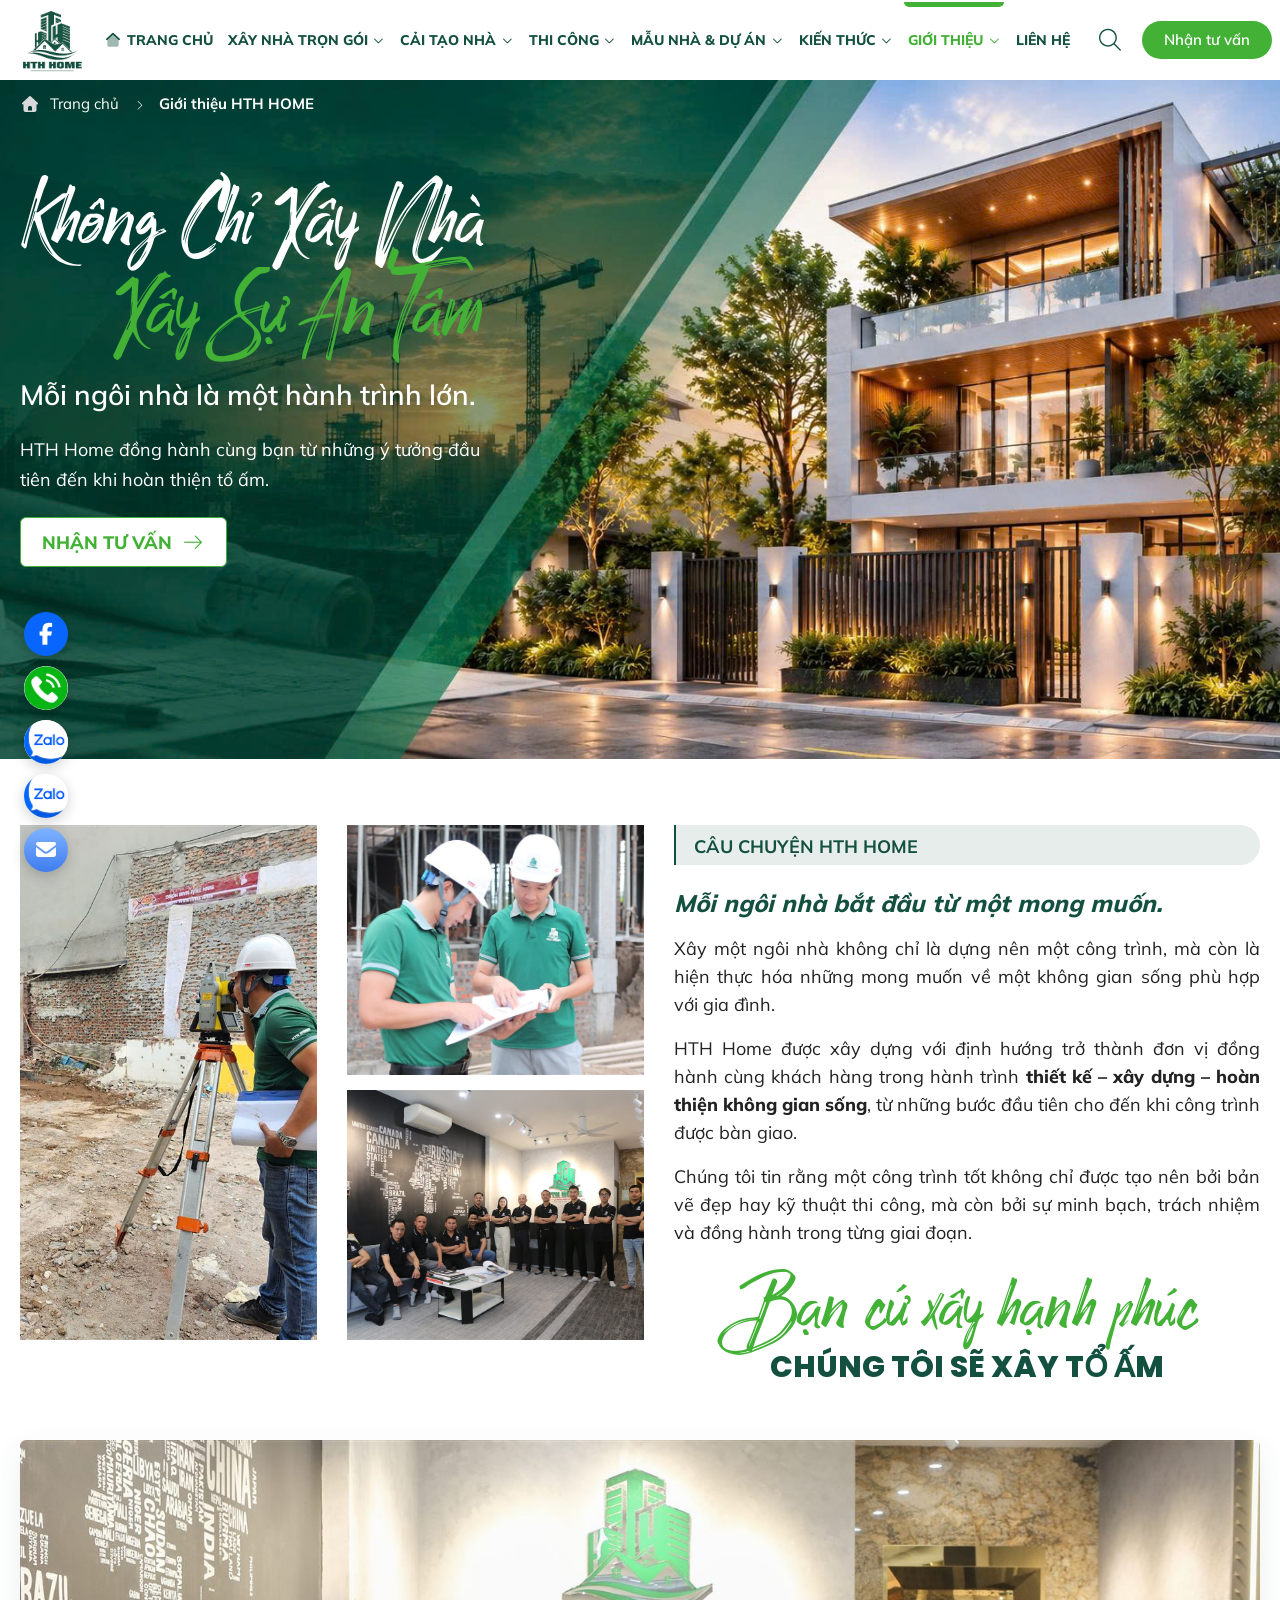
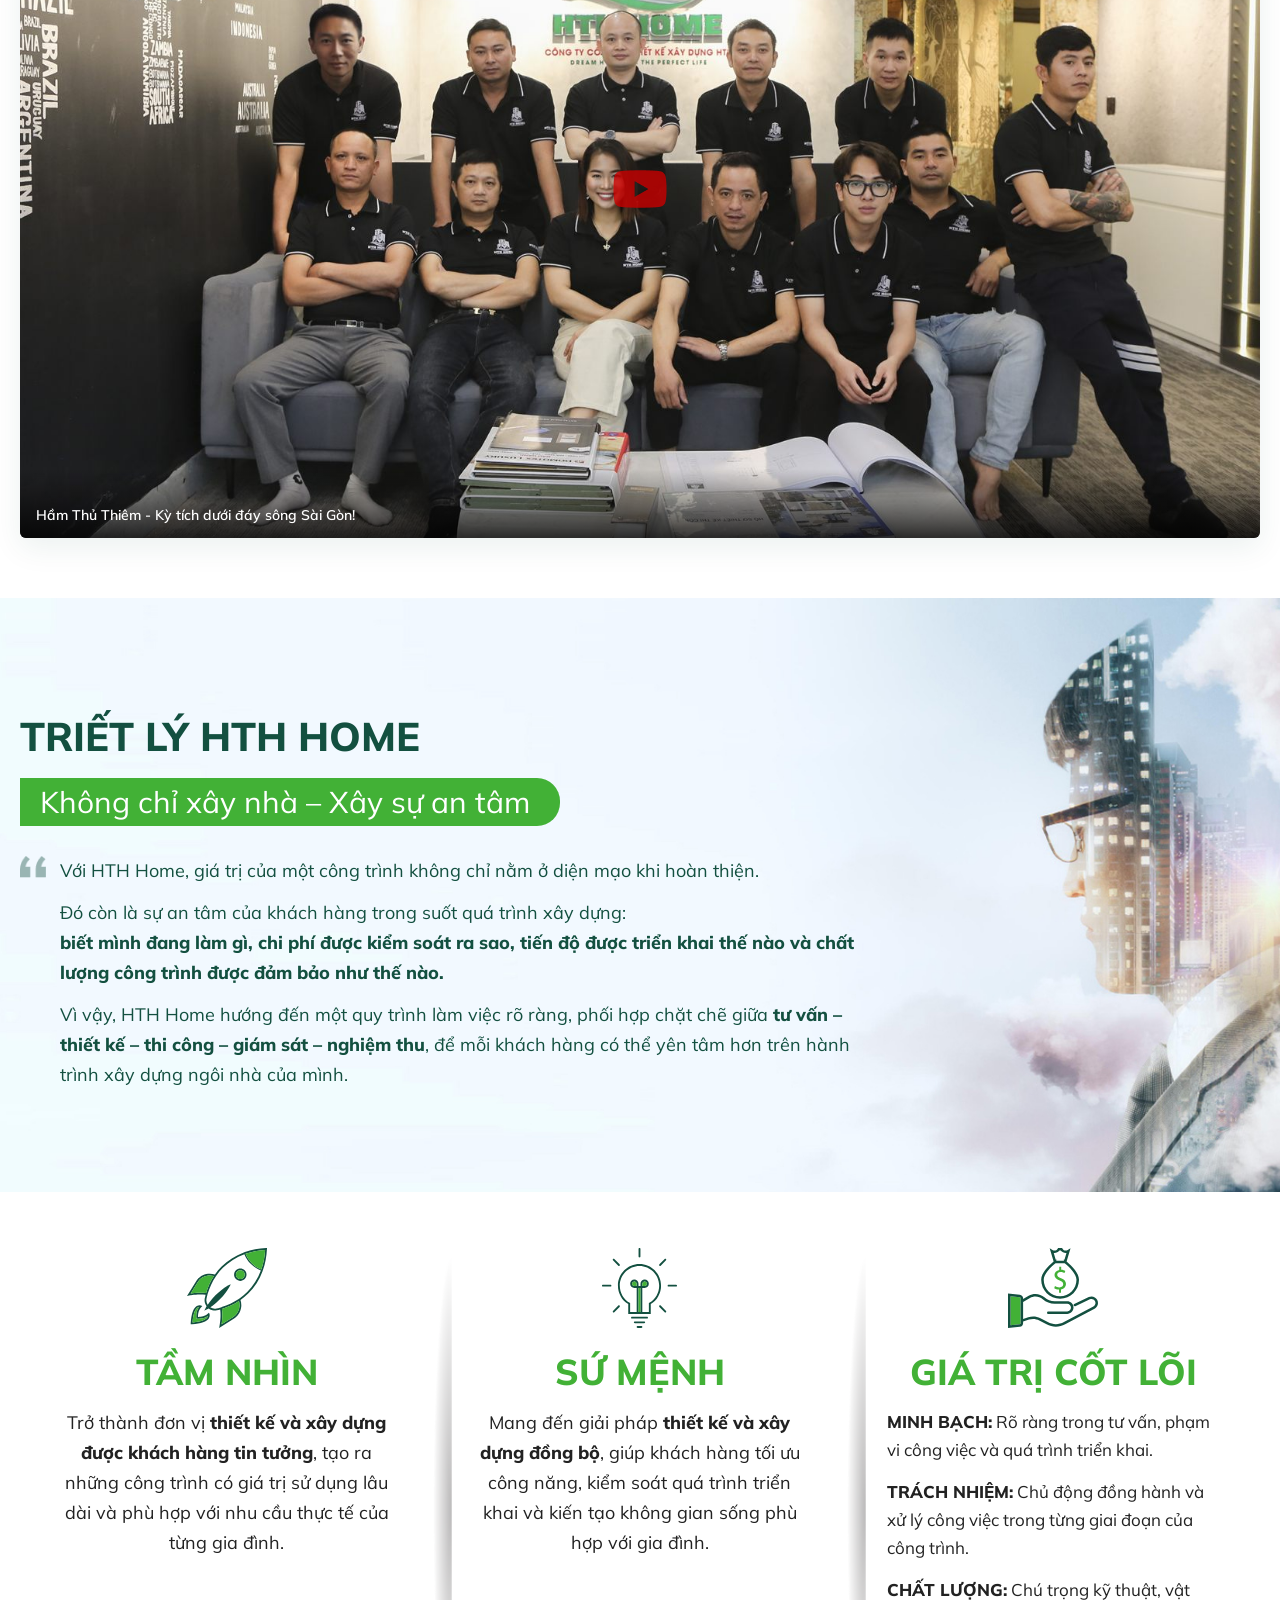
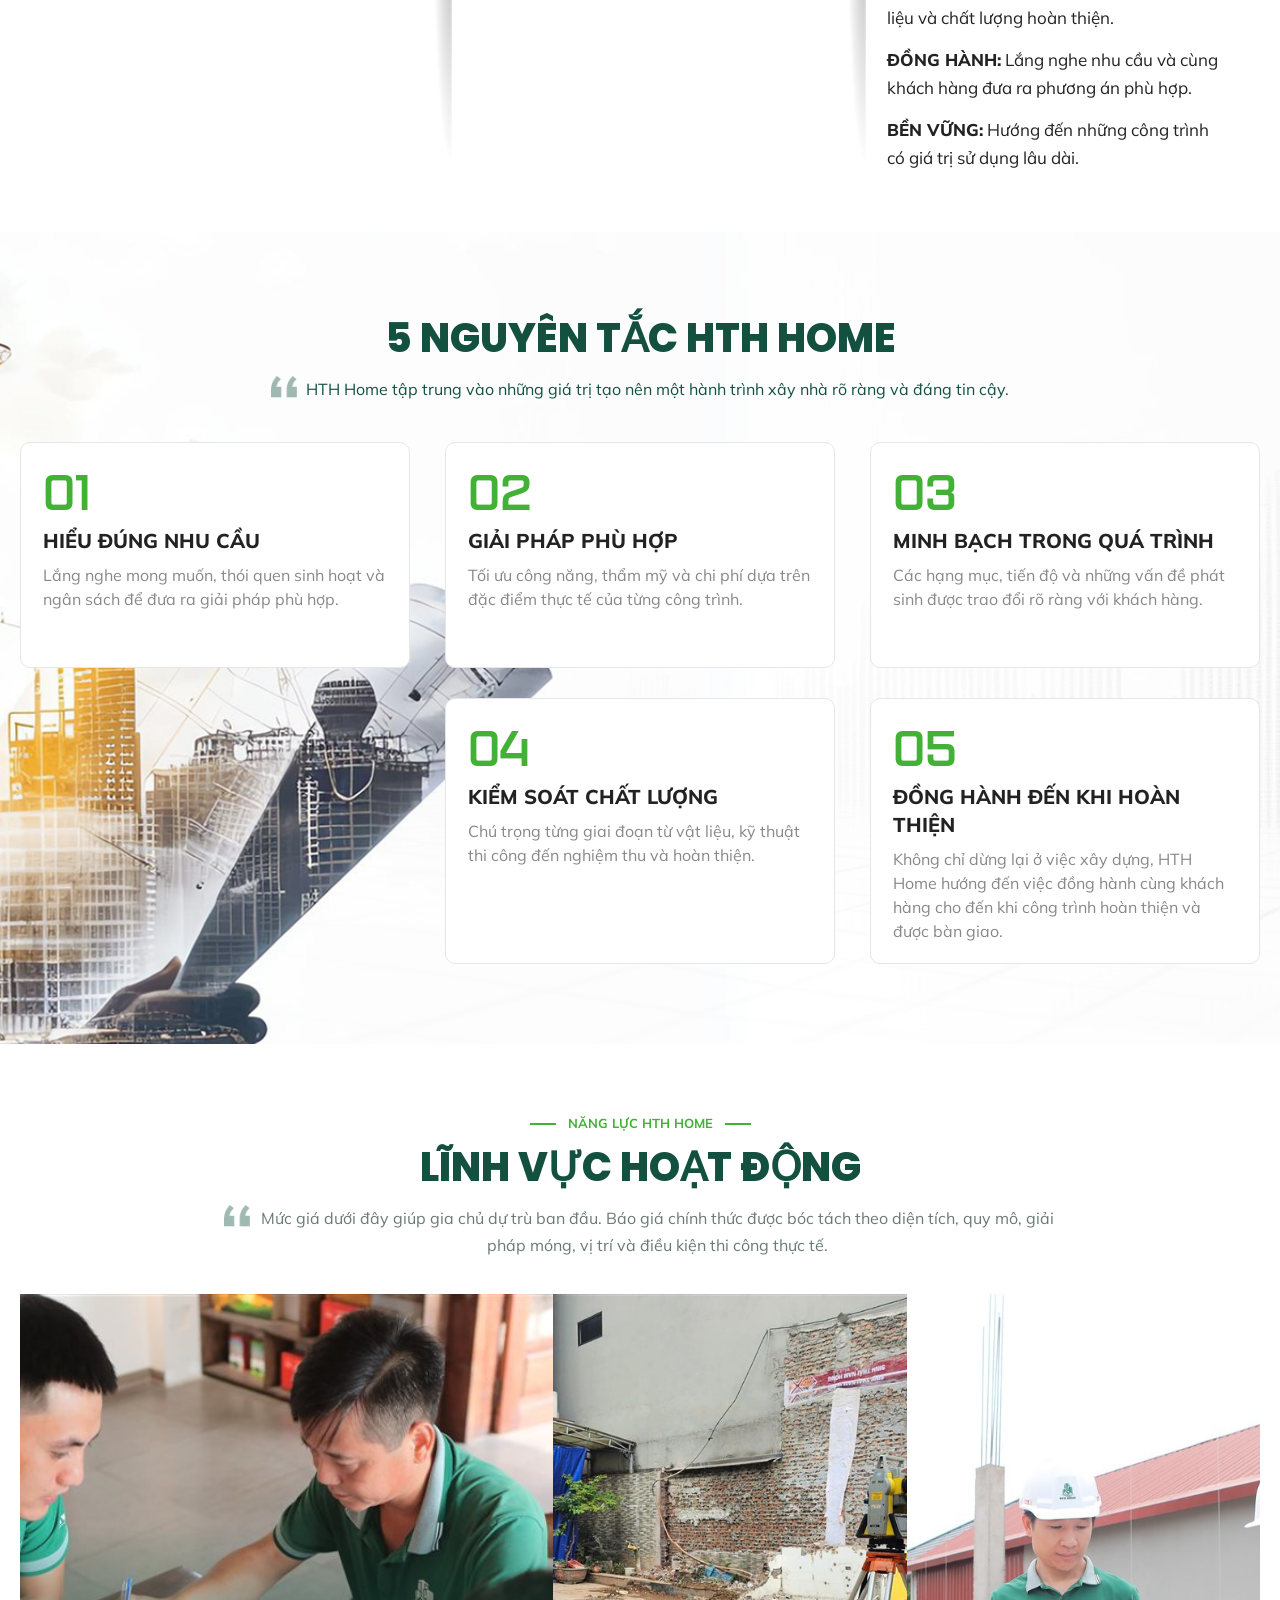
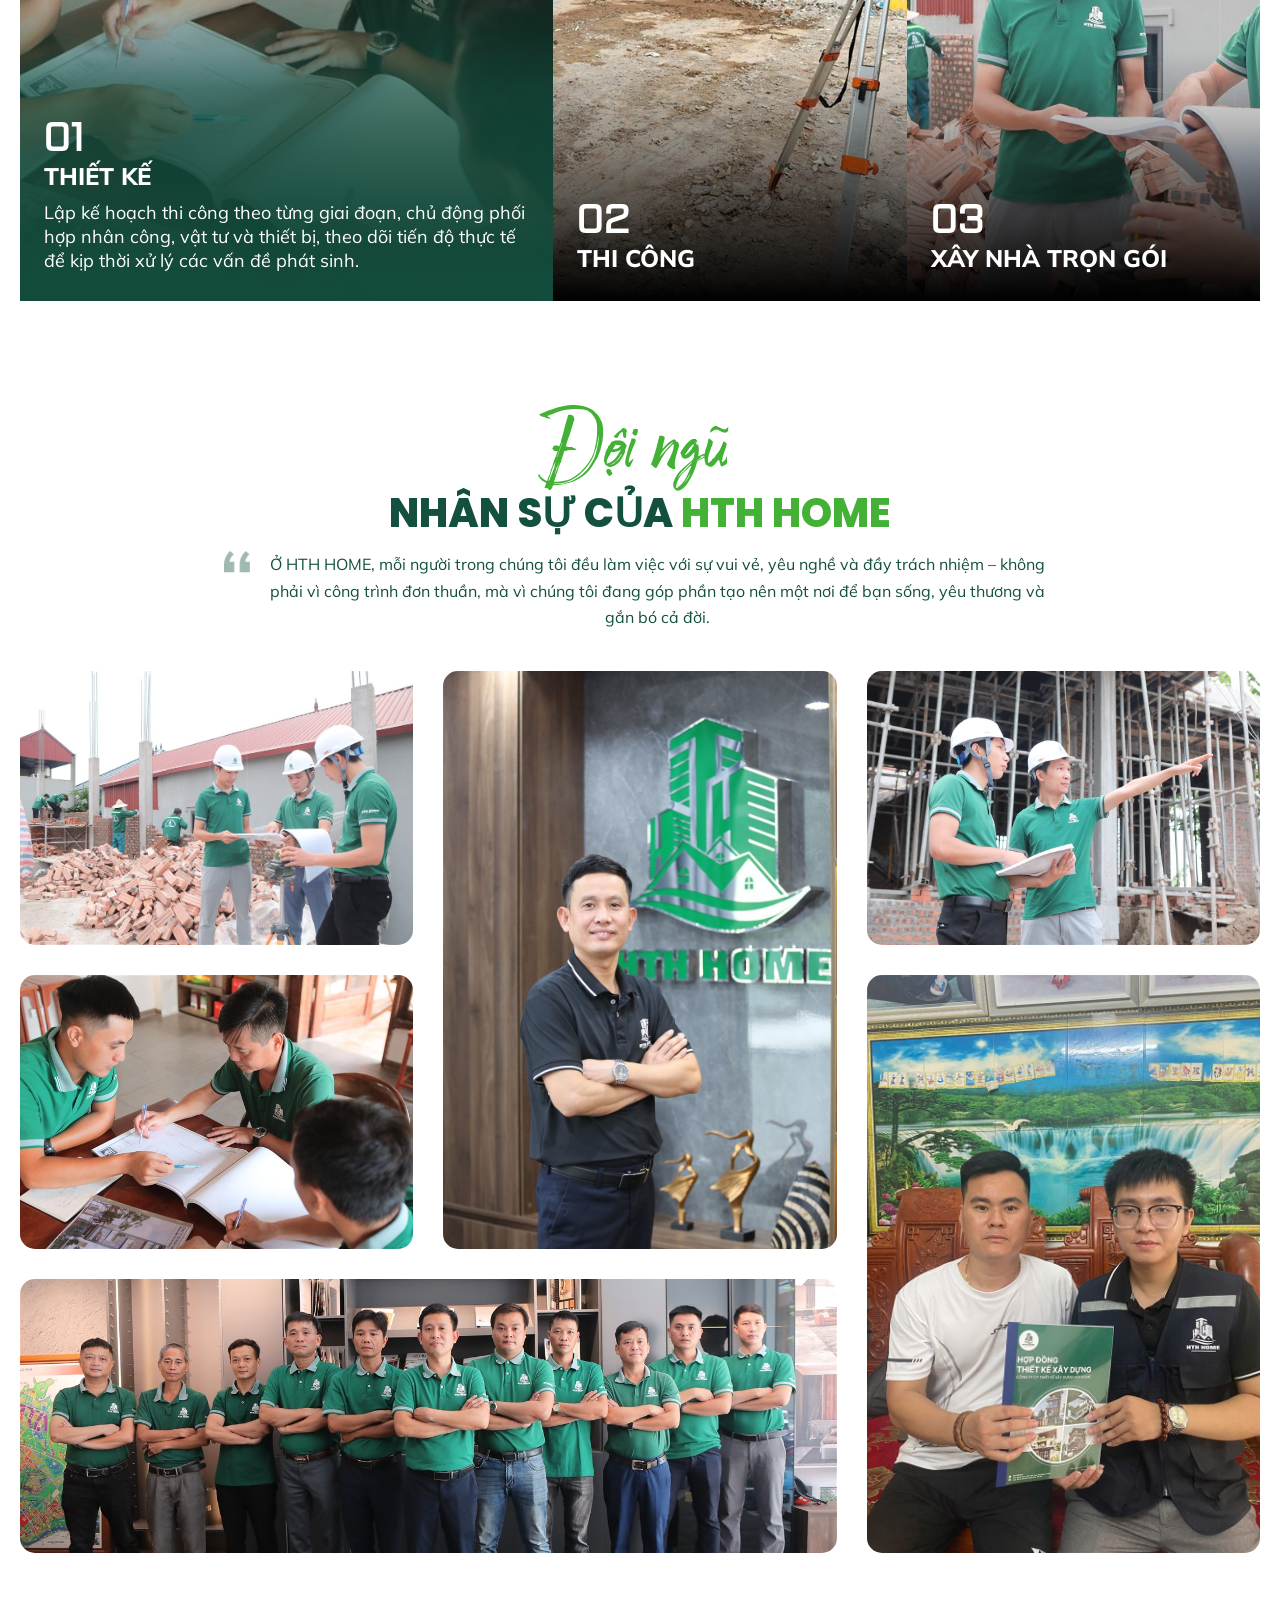
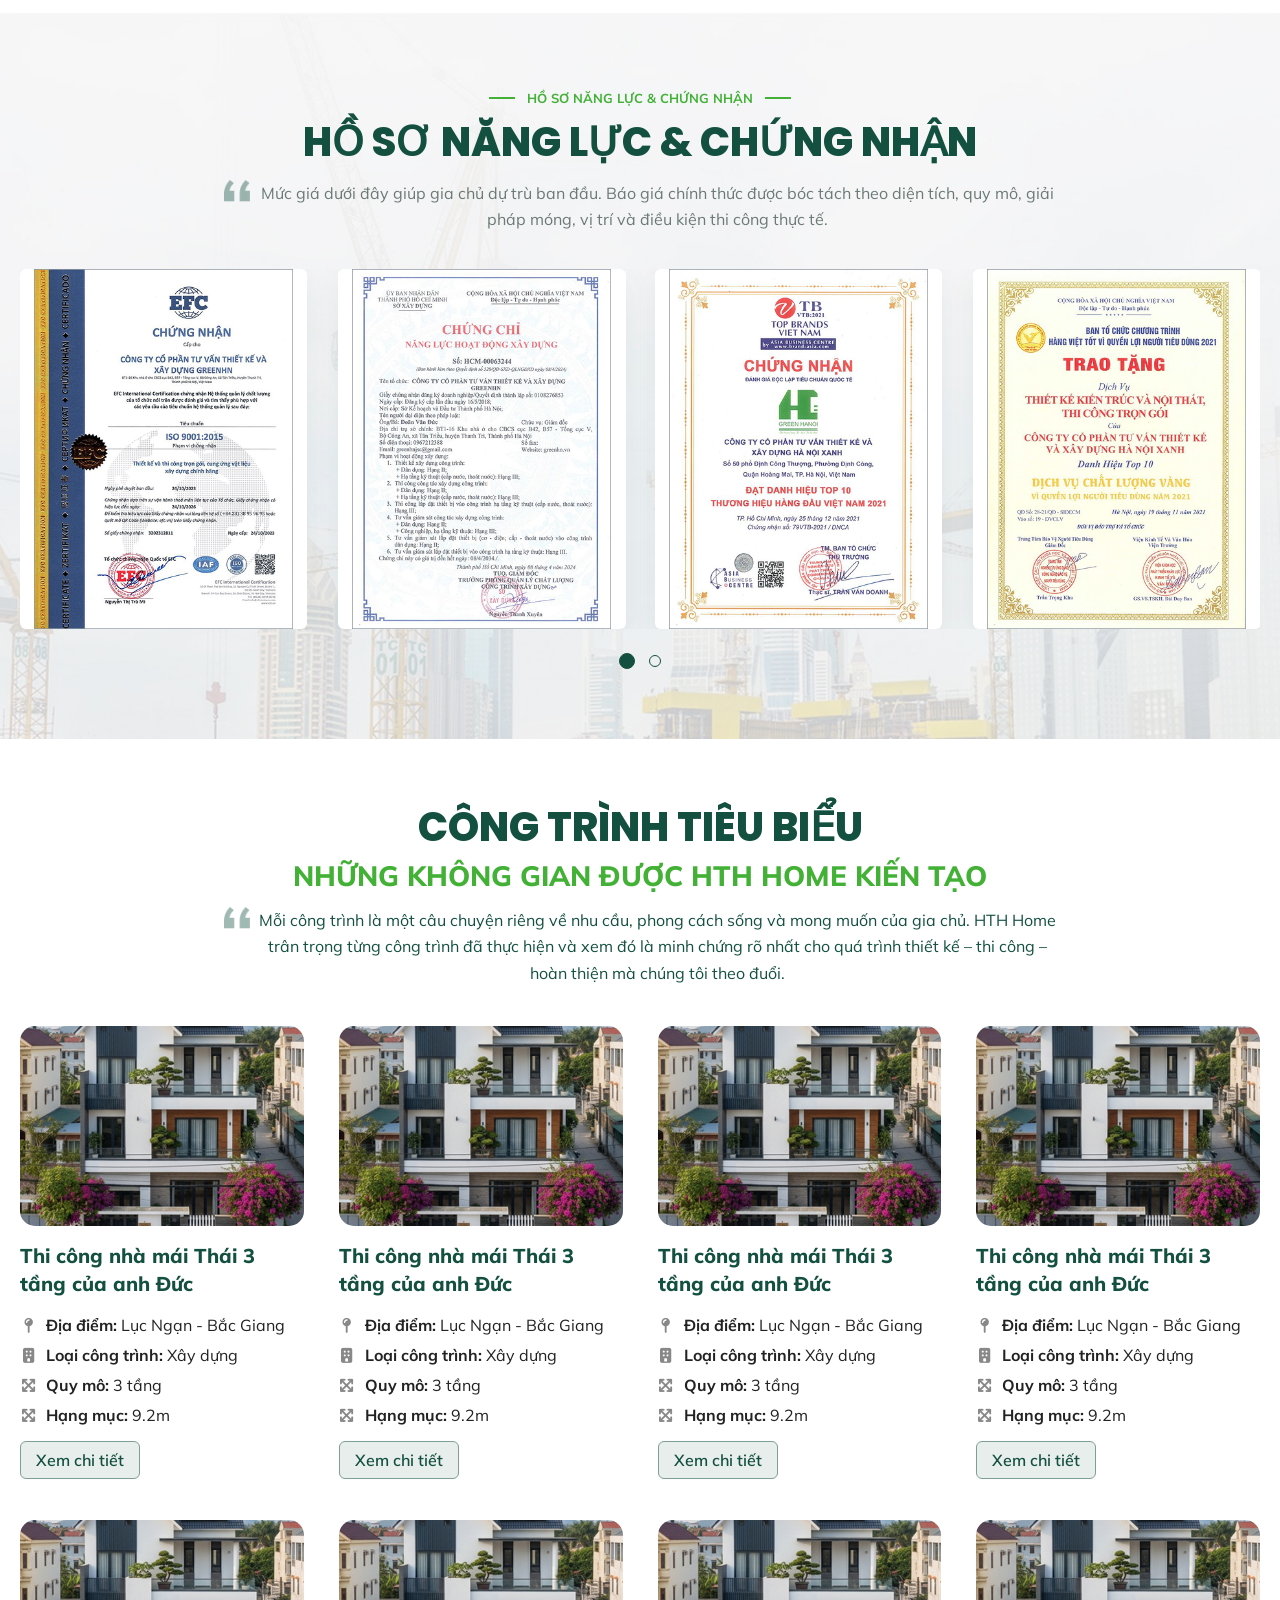
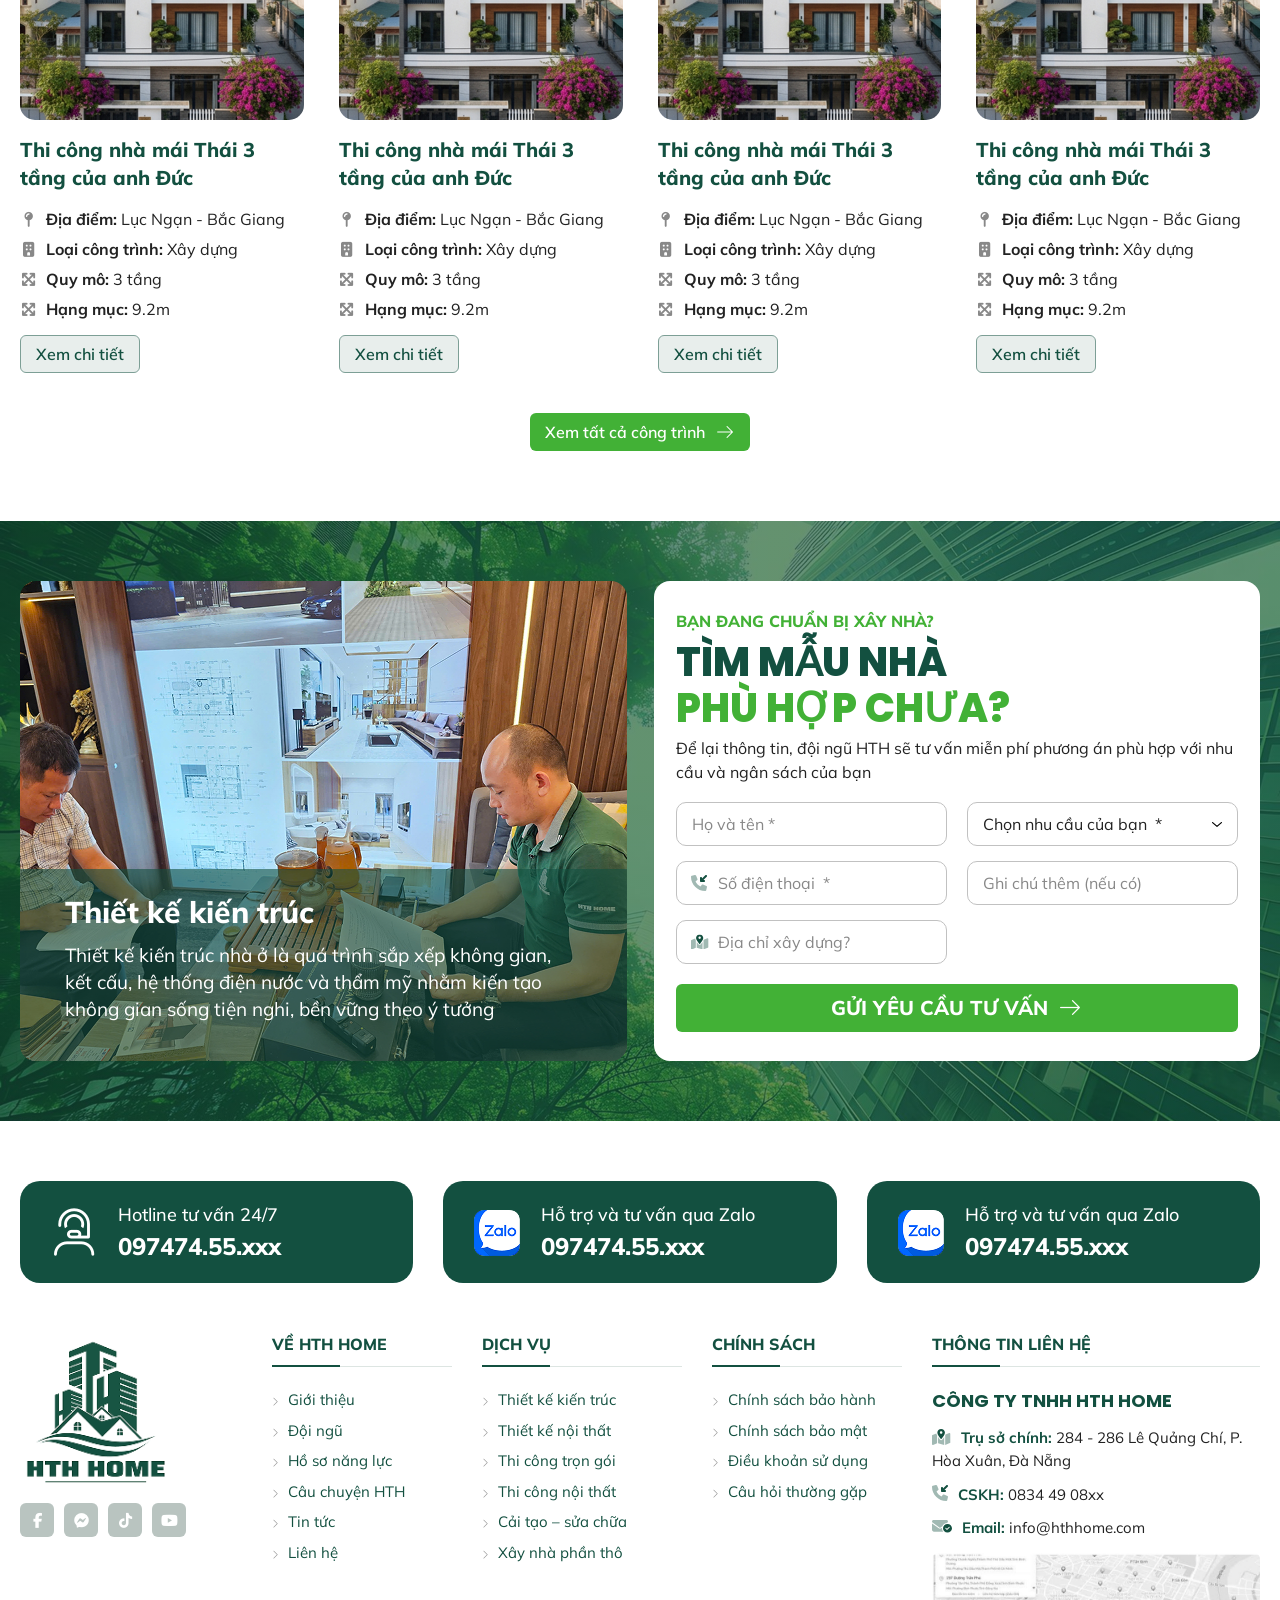
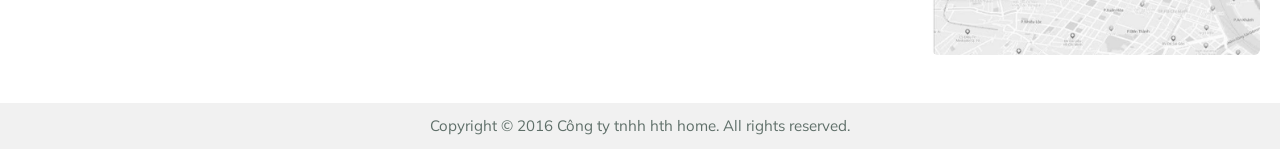
<file: hth-gioiThieu.html>
<!DOCTYPE html>
<html lang="vi">

<head>
    <meta charset="UTF-8">
    <meta name="viewport" content="width=device-width, initial-scale=1">
    <title>Giới thiệu HTH HOME</title>
    <meta name="description"
        content="HTH HOME đồng hành cùng gia chủ từ tư vấn, thiết kế, thi công đến khi hoàn thiện tổ ấm: minh bạch, trách nhiệm và chất lượng.">
    <link rel="icon" href="assets/logos/hth-home-logo.png">
    <link rel="stylesheet" href="assets/vendor/bootstrap/css/bootstrap.min.css">
    <link rel="stylesheet" href="assets/vendor/fontawesome/css/all.min.css">
    <link rel="stylesheet" href="assets/vendor/aos/aos.css">
    <link rel="stylesheet" href="assets/vendor/swiper/swiper-bundle.min.css">
    <link rel="stylesheet" href="assets/css/styles.css">
    <link rel="stylesheet" href="assets/css/responsive.css">
</head>

<body>
    <header class="site-header" id="siteHeader">
        <div class="container-header site-header-inner">
            <a class="site-logo" href="index.html">
                <img src="assets/logos/hth-home-logo.png" alt="HTH HOME" width="162" height="162">
            </a>

            <nav class="main-nav" id="mainNav" aria-label="Điều hướng chính">
                <ul class="main-nav-list">
                    <li class="main-nav-item">
                        <a class="main-nav-link" href="index.html"><i class="fa-duotone fa-solid fa-house-blank"></i>
                            Trang chủ</a>
                    </li>
                    <li class="main-nav-item has-submenu">
                        <a class="main-nav-link" href="hth-xayNhaTronGoi.html">Xây nhà trọn gói <i class="fa-solid fa-chevron-down"></i></a>
                        <ul class="submenu">
                            <li><a href="hth-xayNhaTronGoi.html">Xây nhà trọn gói</a></li>
                            <li><a href="#">Xây nhà phần thô</a></li>
                            <li><a href="#">Báo giá xây nhà</a></li>
                        </ul>
                    </li>
                    <li class="main-nav-item has-submenu">
                        <a class="main-nav-link" href="HTH-caiTaoNha.html">Cải tạo nhà <i
                                class="fa-solid fa-chevron-down"></i></a>
                        <ul class="submenu">
                            <li><a href="HTH-caiTaoNha.html">Cải tạo nhà phố</a></li>
                            <li><a href="HTH-caiTaoNha.html">Cải tạo chung cư</a></li>
                            <li><a href="HTH-caiTaoNha.html">Sửa chữa nhà</a></li>
                        </ul>
                    </li>
                    <li class="main-nav-item has-submenu">
                        <a class="main-nav-link" href="hth-thiCong-xayDung.html">Thi công <i class="fa-solid fa-chevron-down"></i></a>
                        <ul class="submenu">
                            <li><a href="hth-thiCong-xayDung.html">Thi công phần thô</a></li>
                            <li><a href="hth-thiCong-xayDung.html">Thi công hoàn thiện</a></li>
                            <li><a href="hth-thiCong-xayDung.html">Thi công nội thất</a></li>
                        </ul>
                    </li>
                    <li class="main-nav-item has-submenu">
                        <a class="main-nav-link" href="hth-mauNha-duAn.html">Mẫu nhà &amp; dự án <i
                                class="fa-solid fa-chevron-down"></i></a>
                        <ul class="submenu">
                            <li><a href="hth-mauNha-duAn.html">Mẫu nhà phố</a></li>
                            <li><a href="hth-mauNha-duAn.html">Mẫu biệt thự</a></li>
                            <li><a href="hth-mauNha-duAn.html">Công trình thực tế</a></li>
                        </ul>
                    </li>
                    <li class="main-nav-item has-submenu">
                        <a class="main-nav-link" href="hth-baiViet.html">Kiến thức <i class="fa-solid fa-chevron-down"></i></a>
                        <ul class="submenu">
                            <li><a href="hth-baiViet.html">Kinh nghiệm xây nhà</a></li>
                            <li><a href="hth-phongThuy.html">Phong thủy</a></li>
                            <li><a href="#">Kỹ thuật thi công</a></li>
                        </ul>
                    </li>
                    <li class="main-nav-item has-submenu is-active">
                        <a class="main-nav-link" href="hth-gioiThieu.html">Giới thiệu <i class="fa-solid fa-chevron-down"></i></a>
                        <ul class="submenu">
                            <li><a href="hth-gioiThieu.html">Về HTH HOME</a></li>
                            <li><a href="hth-doiNgu.html">Đội ngũ</a></li>
                            <li><a href="hth-hoSoNangLuc.html">Hồ sơ năng lực</a></li>
                        </ul>
                    </li>
                    <li class="main-nav-item">
                        <a class="main-nav-link" href="hth-lienHe.html">Liên hệ</a>
                    </li>
                </ul>
            </nav>

            <div class="site-header-actions">
                <button class="header-search" type="button" id="searchToggle" aria-label="Tìm kiếm"
                    aria-expanded="false" aria-controls="headerSearch">
                    <i class="fa-light fa-magnifying-glass"></i>
                    <i class="fa-light fa-xmark"></i>
                </button>
                <a class="button button-primary header-cta" href="#contact">Nhận tư vấn</a>
                <button class="nav-toggle" type="button" id="navToggle" aria-label="Mở menu" aria-expanded="false"
                    aria-controls="mainNav">
                    <span></span><span></span><span></span>
                </button>
            </div>
        </div>

        <div class="header-search-panel" id="headerSearch">
            <form class="search-form container-header" role="search" action="#" method="get">
                <label class="visually-hidden" for="searchKeyword">Từ khoá tìm kiếm</label>
                <input class="form-control search-input" id="searchKeyword" name="q" type="search"
                    placeholder="Tìm mẫu nhà, dịch vụ, bài viết…" autocomplete="off">
                <button class="button button-primary search-submit" type="submit">
                    <i class="fa-sharp fa-light fa-magnifying-glass"></i>Tìm kiếm
                </button>
            </form>
        </div>
    </header>

    <main>

        <section class="section-full service-hero about-hero-section">
            <div class="container-custom service-hero-inner">
                <nav class="breadcrumb-nav" aria-label="Breadcrumb">
                    <ol class="breadcrumb-list">
                        <li><a href="index.html"><i class="fa-solid fa-house"></i>Trang chủ</a></li>
                        <li aria-current="page">Giới thiệu HTH HOME</li>
                    </ol>
                </nav>

                <div class="about-hero-content">
                    <h1 class="about-hero-title" data-aos="fade-up">
                        <span class="script-title script-title-light">Không Chỉ Xây Nhà</span>
                        <span class="script-title about-hero-title-accent">Xây Sự An Tâm</span>
                    </h1>
                    <p class="about-hero-lead" data-aos="fade-up">Mỗi ngôi nhà là một hành trình lớn.</p>
                    <p class="about-hero-text" data-aos="fade-up">HTH Home đồng hành cùng bạn từ những ý tưởng đầu tiên đến khi hoàn thiện tổ ấm.</p>
                    <a class="button button-outline button-lg" href="#contact" data-aos="fade-up">Nhận tư vấn <i class="fa-light fa-arrow-right"></i></a>
                </div>
            </div>
        </section>

        <section class="section about-story-section">
            <div class="container-custom">
                <div class="about-story-layout">
                    <div class="story-gallery about-story-gallery" data-aos="fade-right">
                        <figure class="story-figure story-figure-tall">
                            <img src="assets/images/site-surveyor.jpg" alt="Kỹ sư HTH HOME đo đạc tại công trình" loading="lazy">
                        </figure>
                        <figure class="story-figure">
                            <img src="assets/images/intro-plan-reading.jpg" alt="Hai kỹ sư xem hồ sơ thi công" loading="lazy">
                        </figure>
                        <figure class="story-figure">
                            <img src="assets/images/office-team-photo.jpg" alt="Đội ngũ HTH HOME tại văn phòng" loading="lazy">
                        </figure>
                    </div>

                    <div class="about-story-content">
                        <p class="section-tag section-tag-plain" data-aos="fade-up">Câu chuyện HTH HOME</p>
                        <h2 class="about-story-heading" data-aos="fade-up">Mỗi ngôi nhà bắt đầu từ một mong muốn.</h2>
                        <p class="about-story-text" data-aos="fade-up">Xây một ngôi nhà không chỉ là dựng nên một công trình, mà còn là hiện thực hóa những mong muốn về một không gian sống phù hợp với gia đình.</p>
                        <p class="about-story-text" data-aos="fade-up">HTH Home được xây dựng với định hướng trở thành đơn vị đồng hành cùng khách hàng trong hành trình <strong>thiết kế – xây dựng – hoàn thiện không gian sống</strong>, từ những bước đầu tiên cho đến khi công trình được bàn giao.</p>
                        <p class="about-story-text" data-aos="fade-up">Chúng tôi tin rằng một công trình tốt không chỉ được tạo nên bởi bản vẽ đẹp hay kỹ thuật thi công, mà còn bởi sự minh bạch, trách nhiệm và đồng hành trong từng giai đoạn.</p>
                        <p class="about-story-signature" data-aos="fade-up">
                            <span class="script-title">Bạn cứ xây hạnh phúc</span>
                            <span class="display-title">Chúng tôi sẽ xây tổ ấm</span>
                        </p>
                    </div>
                </div>

                <a class="video-card about-video" href="#" data-aos="fade-up">
                    <img class="video-card-image" src="assets/images/team-seated-photo.jpg" alt="Đội ngũ HTH HOME" loading="lazy">
                    <img class="video-card-play" src="assets/icons/youtube.png" alt="" width="56" height="50" loading="lazy">
                    <span class="video-card-caption">Hầm Thủ Thiêm - Kỳ tích dưới đáy sông Sài Gòn!</span>
                </a>
            </div>
        </section>

        <section class="section-full about-philosophy-section">
            <div class="container-custom">
                <div class="about-philosophy-content">
                    <h2 class="section-title" data-aos="fade-up">Triết lý HTH Home</h2>
                    <p class="about-philosophy-bar" data-aos="fade-up">Không chỉ xây nhà – Xây sự an tâm</p>
                    <blockquote class="section-quote about-philosophy-quote" data-aos="fade-up">
                        <p>Với HTH Home, giá trị của một công trình không chỉ nằm ở diện mạo khi hoàn thiện.</p>
                        <p>Đó còn là sự an tâm của khách hàng trong suốt quá trình xây dựng:<br>
                            <strong>biết mình đang làm gì, chi phí được kiểm soát ra sao, tiến độ được triển khai thế nào và chất lượng công trình được đảm bảo như thế nào.</strong></p>
                        <p>Vì vậy, HTH Home hướng đến một quy trình làm việc rõ ràng, phối hợp chặt chẽ giữa <strong>tư vấn – thiết kế – thi công – giám sát – nghiệm thu</strong>, để mỗi khách hàng có thể yên tâm hơn trên hành trình xây dựng ngôi nhà của mình.</p>
                    </blockquote>
                </div>
            </div>
        </section>

        <section class="section about-values-section">
            <div class="container-custom">
                <div class="about-values-grid">
                    <article class="about-value" data-aos="fade-up" data-aos-delay="0">
                        <span class="about-value-icon"><img src="assets/icons/icon-vision.svg" alt="" loading="lazy"></span>
                        <h2 class="about-value-title">Tầm nhìn</h2>
                        <p class="about-value-text">Trở thành đơn vị <strong>thiết kế và xây dựng được khách hàng tin tưởng</strong>, tạo ra những công trình có giá trị sử dụng lâu dài và phù hợp với nhu cầu thực tế của từng gia đình.</p>
                    </article>
                    <article class="about-value" data-aos="fade-up" data-aos-delay="80">
                        <span class="about-value-icon"><img src="assets/icons/icon-mission.svg" alt="" loading="lazy"></span>
                        <h2 class="about-value-title">Sứ mệnh</h2>
                        <p class="about-value-text">Mang đến giải pháp <strong>thiết kế và xây dựng đồng bộ</strong>, giúp khách hàng tối ưu công năng, kiểm soát quá trình triển khai và kiến tạo không gian sống phù hợp với gia đình.</p>
                    </article>
                    <article class="about-value about-value-list" data-aos="fade-up" data-aos-delay="160">
                        <span class="about-value-icon"><img src="assets/icons/icon-core-values.svg" alt="" loading="lazy"></span>
                        <h2 class="about-value-title">Giá trị cốt lõi</h2>
                        <ul class="about-value-items">
                            <li><strong>MINH BẠCH:</strong> Rõ ràng trong tư vấn, phạm vi công việc và quá trình triển khai.</li>
                            <li><strong>TRÁCH NHIỆM:</strong> Chủ động đồng hành và xử lý công việc trong từng giai đoạn của công trình.</li>
                            <li><strong>CHẤT LƯỢNG:</strong> Chú trọng kỹ thuật, vật liệu và chất lượng hoàn thiện.</li>
                            <li><strong>ĐỒNG HÀNH:</strong> Lắng nghe nhu cầu và cùng khách hàng đưa ra phương án phù hợp.</li>
                            <li><strong>BỀN VỮNG:</strong> Hướng đến những công trình có giá trị sử dụng lâu dài.</li>
                        </ul>
                    </article>
                </div>
            </div>
        </section>

        <section class="section-full about-principles-section">
            <div class="container-custom">
                <h2 class="section-title section-title-center" data-aos="fade-up">5 nguyên tắc HTH Home</h2>
                <blockquote class="section-quote section-quote-center" data-aos="fade-up">
                    HTH Home tập trung vào những giá trị tạo nên một hành trình xây nhà rõ ràng và đáng tin cậy.
                </blockquote>

                <div class="principle-grid">
                    <article class="principle-card" data-aos="fade-up" data-aos-delay="0">
                        <span class="principle-card-number">01</span>
                        <h3 class="principle-card-title">Hiểu đúng nhu cầu</h3>
                        <p class="principle-card-text">Lắng nghe mong muốn, thói quen sinh hoạt và ngân sách để đưa ra giải pháp phù hợp.</p>
                    </article>
                    <article class="principle-card" data-aos="fade-up" data-aos-delay="80">
                        <span class="principle-card-number">02</span>
                        <h3 class="principle-card-title">Giải pháp phù hợp</h3>
                        <p class="principle-card-text">Tối ưu công năng, thẩm mỹ và chi phí dựa trên đặc điểm thực tế của từng công trình.</p>
                    </article>
                    <article class="principle-card" data-aos="fade-up" data-aos-delay="160">
                        <span class="principle-card-number">03</span>
                        <h3 class="principle-card-title">Minh bạch trong quá trình</h3>
                        <p class="principle-card-text">Các hạng mục, tiến độ và những vấn đề phát sinh được trao đổi rõ ràng với khách hàng.</p>
                    </article>
                    <article class="principle-card principle-card-offset" data-aos="fade-up" data-aos-delay="0">
                        <span class="principle-card-number">04</span>
                        <h3 class="principle-card-title">Kiểm soát chất lượng</h3>
                        <p class="principle-card-text">Chú trọng từng giai đoạn từ vật liệu, kỹ thuật thi công đến nghiệm thu và hoàn thiện.</p>
                    </article>
                    <article class="principle-card" data-aos="fade-up" data-aos-delay="80">
                        <span class="principle-card-number">05</span>
                        <h3 class="principle-card-title">Đồng hành đến khi hoàn thiện</h3>
                        <p class="principle-card-text">Không chỉ dừng lại ở việc xây dựng, HTH Home hướng đến việc đồng hành cùng khách hàng cho đến khi công trình hoàn thiện và được bàn giao.</p>
                    </article>
                </div>
            </div>
        </section>

        <section class="section about-fields-section">
            <div class="container-custom">
                <p class="eyebrow eyebrow-center eyebrow-small" data-aos="fade-up">Năng lực HTH Home</p>
                <h2 class="section-title section-title-center" data-aos="fade-up">Lĩnh vực hoạt động</h2>
                <blockquote class="section-quote section-quote-center section-quote-narrow section-quote-muted" data-aos="fade-up">
                    Mức giá dưới đây giúp gia chủ dự trù ban đầu. Báo giá chính thức được bóc tách theo diện tích, quy mô, giải pháp móng, vị trí và điều kiện thi công thực tế.
                </blockquote>

                <div class="expand-grid" data-aos="fade-up">
                    <article class="expand-panel is-active" tabindex="0">
                        <img src="assets/images/intro-team-planning.jpg" alt="Kỹ sư HTH HOME tư vấn và lên phương án thiết kế" loading="lazy">
                        <div class="expand-panel-body">
                            <span class="expand-panel-number">01</span>
                            <h3 class="expand-panel-title">Thiết kế</h3>
                            <p class="expand-panel-text">Lập kế hoạch thi công theo từng giai đoạn, chủ động phối hợp nhân công, vật tư và thiết bị, theo dõi tiến độ thực tế để kịp thời xử lý các vấn đề phát sinh.</p>
                        </div>
                    </article>
                    <article class="expand-panel" tabindex="0">
                        <img src="assets/images/site-surveyor.jpg" alt="Kỹ sư đo đạc tại công trình thi công" loading="lazy">
                        <div class="expand-panel-body">
                            <span class="expand-panel-number">02</span>
                            <h3 class="expand-panel-title">Thi công</h3>
                            <p class="expand-panel-text">Triển khai thi công theo hồ sơ thiết kế, kiểm soát kỹ thuật và chất lượng từng hạng mục.</p>
                        </div>
                    </article>
                    <article class="expand-panel" tabindex="0">
                        <img src="assets/images/site-brick-yard.jpg" alt="Kỹ sư HTH HOME kiểm tra công trình xây nhà trọn gói" loading="lazy">
                        <div class="expand-panel-body">
                            <span class="expand-panel-number">03</span>
                            <h3 class="expand-panel-title">Xây nhà trọn gói</h3>
                            <p class="expand-panel-text">Đảm nhận toàn bộ quá trình từ thủ tục pháp lý, thiết kế đến thi công và bàn giao hoàn thiện.</p>
                        </div>
                    </article>
                </div>
            </div>
        </section>

        <section class="section about-team-section">
            <div class="container-custom">
                <h2 class="section-title section-title-center about-team-title" data-aos="fade-up">
                    <span class="script-title">Đội ngũ</span>
                    <span class="display-title">Nhân sự của <span class="highlight">HTH Home</span></span>
                </h2>
                <blockquote class="section-quote section-quote-center section-quote-narrow" data-aos="fade-up">
                    Ở HTH HOME, mỗi người trong chúng tôi đều làm việc với sự vui vẻ, yêu nghề và đầy trách nhiệm – không phải vì công trình đơn thuần, mà vì chúng tôi đang góp phần tạo nên một nơi để bạn sống, yêu thương và gắn bó cả đời.
                </blockquote>

                <div class="team-collage" data-zoom-group="team" data-aos="fade-up">
                    <figure class="team-collage-item team-collage-a" data-zoom><img src="assets/images/intro-site-review.jpg" alt="Kỹ sư HTH HOME tại công trình" loading="lazy"><span class="zoom-badge" aria-hidden="true"><i class="fa-light fa-magnifying-glass-plus"></i></span></figure>
                    <figure class="team-collage-item team-collage-b" data-zoom><img src="assets/images/staff-portrait.jpg" alt="Cán bộ HTH HOME bên logo công ty" loading="lazy"><span class="zoom-badge" aria-hidden="true"><i class="fa-light fa-magnifying-glass-plus"></i></span></figure>
                    <figure class="team-collage-item team-collage-c" data-zoom><img src="assets/images/site-engineers-pointing.jpg" alt="Kỹ sư trao đổi tại công trình" loading="lazy"><span class="zoom-badge" aria-hidden="true"><i class="fa-light fa-magnifying-glass-plus"></i></span></figure>
                    <figure class="team-collage-item team-collage-d" data-zoom><img src="assets/images/intro-team-planning.jpg" alt="Đội ngũ HTH HOME làm việc cùng bản vẽ" loading="lazy"><span class="zoom-badge" aria-hidden="true"><i class="fa-light fa-magnifying-glass-plus"></i></span></figure>
                    <figure class="team-collage-item team-collage-e" data-zoom><img src="assets/images/contract-handover.jpg" alt="Bàn giao hợp đồng thiết kế xây dựng cho khách hàng" loading="lazy"><span class="zoom-badge" aria-hidden="true"><i class="fa-light fa-magnifying-glass-plus"></i></span></figure>
                    <figure class="team-collage-item team-collage-f" data-zoom><img src="assets/images/team-group-green.jpg" alt="Tập thể cán bộ nhân viên HTH HOME" loading="lazy"><span class="zoom-badge" aria-hidden="true"><i class="fa-light fa-magnifying-glass-plus"></i></span></figure>
                </div>
            </div>
        </section>

        <section class="section-full about-certification-section">
            <div class="container-custom">
                <p class="eyebrow eyebrow-center eyebrow-small" data-aos="fade-up">Hồ sơ năng lực &amp; chứng nhận</p>
                <h2 class="section-title section-title-center" data-aos="fade-up">Hồ sơ năng lực &amp; chứng nhận</h2>
                <blockquote class="section-quote section-quote-center section-quote-narrow section-quote-muted" data-aos="fade-up">
                    Mức giá dưới đây giúp gia chủ dự trù ban đầu. Báo giá chính thức được bóc tách theo diện tích, quy mô, giải pháp móng, vị trí và điều kiện thi công thực tế.
                </blockquote>

                <div class="about-certification-wrap" data-aos="fade-up">
                    <div class="swiper about-certification-slider" id="aboutCertificationSlider">
                        <div class="swiper-wrapper">
                            <div class="swiper-slide"><figure class="certificate-figure"><img src="assets/images/certificate-01.jpg" alt="Chứng nhận ISO 9001:2015" loading="lazy"></figure></div>
                            <div class="swiper-slide"><figure class="certificate-figure"><img src="assets/images/certificate-02.jpg" alt="Chứng chỉ năng lực hoạt động xây dựng" loading="lazy"></figure></div>
                            <div class="swiper-slide"><figure class="certificate-figure"><img src="assets/images/certificate-03.jpg" alt="Chứng nhận Top 10 Thương hiệu hàng đầu Việt Nam" loading="lazy"></figure></div>
                            <div class="swiper-slide"><figure class="certificate-figure"><img src="assets/images/certificate-04.jpg" alt="Chứng nhận dịch vụ chất lượng vàng" loading="lazy"></figure></div>
                                                    <div class="swiper-slide"><figure class="certificate-figure"><img src="assets/images/certificate-01.jpg" alt="Chứng nhận ISO 9001:2015" loading="lazy"></figure></div>
                            <div class="swiper-slide"><figure class="certificate-figure"><img src="assets/images/certificate-02.jpg" alt="Chứng chỉ năng lực hoạt động xây dựng" loading="lazy"></figure></div>
                            <div class="swiper-slide"><figure class="certificate-figure"><img src="assets/images/certificate-03.jpg" alt="Chứng nhận Top 10 Thương hiệu hàng đầu Việt Nam" loading="lazy"></figure></div>
                            <div class="swiper-slide"><figure class="certificate-figure"><img src="assets/images/certificate-04.jpg" alt="Chứng nhận dịch vụ chất lượng vàng" loading="lazy"></figure></div>
                        </div>
                    </div>
                    <div class="swiper-pagination about-certification-pagination"></div>
                </div>
            </div>
        </section>

        <section class="section about-projects-section" id="projects">
            <div class="container-custom">
                <h2 class="section-title section-title-center" data-aos="fade-up">Công trình tiêu biểu</h2>
                <p class="about-projects-subtitle" data-aos="fade-up">Những không gian được HTH HOME kiến tạo</p>
                <blockquote class="section-quote section-quote-center section-quote-narrow" data-aos="fade-up">
                    Mỗi công trình là một câu chuyện riêng về nhu cầu, phong cách sống và mong muốn của gia chủ. HTH Home trân trọng từng công trình đã thực hiện và xem đó là minh chứng rõ nhất cho quá trình thiết kế – thi công – hoàn thiện mà chúng tôi theo đuổi.
                </blockquote>

                <div class="house-grid">
                    <article class="house-card" data-aos="fade-up" data-aos-delay="0">
                        <a class="house-card-image" href="#">
                            <img src="assets/images/townhouse-feature.jpg" alt="Thi công nhà mái Thái 3 tầng của anh Đức" loading="lazy">
                        </a>
                        <h3 class="house-card-title"><a href="#">Thi công nhà mái Thái 3 tầng của anh Đức</a></h3>
                        <ul class="spec-list">
                            <li><i class="fa-solid fa-map-pin"></i><span><strong>Địa điểm:</strong> Lục Ngạn - Bắc Giang</span></li>
                            <li><i class="fa-solid fa-building"></i><span><strong>Loại công trình:</strong> Xây dựng</span></li>
                            <li><i class="fa-solid fa-arrows-maximize"></i><span><strong>Quy mô:</strong> 3 tầng</span></li>
                            <li><i class="fa-solid fa-arrows-maximize"></i><span><strong>Hạng mục:</strong> 9.2m</span></li>
                        </ul>
                        <a class="button button-soft" href="#">Xem chi tiết</a>
                    </article>
                    <article class="house-card" data-aos="fade-up" data-aos-delay="80">
                        <a class="house-card-image" href="#">
                            <img src="assets/images/townhouse-feature.jpg" alt="Thi công nhà mái Thái 3 tầng của anh Đức" loading="lazy">
                        </a>
                        <h3 class="house-card-title"><a href="#">Thi công nhà mái Thái 3 tầng của anh Đức</a></h3>
                        <ul class="spec-list">
                            <li><i class="fa-solid fa-map-pin"></i><span><strong>Địa điểm:</strong> Lục Ngạn - Bắc Giang</span></li>
                            <li><i class="fa-solid fa-building"></i><span><strong>Loại công trình:</strong> Xây dựng</span></li>
                            <li><i class="fa-solid fa-arrows-maximize"></i><span><strong>Quy mô:</strong> 3 tầng</span></li>
                            <li><i class="fa-solid fa-arrows-maximize"></i><span><strong>Hạng mục:</strong> 9.2m</span></li>
                        </ul>
                        <a class="button button-soft" href="#">Xem chi tiết</a>
                    </article>
                    <article class="house-card" data-aos="fade-up" data-aos-delay="160">
                        <a class="house-card-image" href="#">
                            <img src="assets/images/townhouse-feature.jpg" alt="Thi công nhà mái Thái 3 tầng của anh Đức" loading="lazy">
                        </a>
                        <h3 class="house-card-title"><a href="#">Thi công nhà mái Thái 3 tầng của anh Đức</a></h3>
                        <ul class="spec-list">
                            <li><i class="fa-solid fa-map-pin"></i><span><strong>Địa điểm:</strong> Lục Ngạn - Bắc Giang</span></li>
                            <li><i class="fa-solid fa-building"></i><span><strong>Loại công trình:</strong> Xây dựng</span></li>
                            <li><i class="fa-solid fa-arrows-maximize"></i><span><strong>Quy mô:</strong> 3 tầng</span></li>
                            <li><i class="fa-solid fa-arrows-maximize"></i><span><strong>Hạng mục:</strong> 9.2m</span></li>
                        </ul>
                        <a class="button button-soft" href="#">Xem chi tiết</a>
                    </article>
                    <article class="house-card" data-aos="fade-up" data-aos-delay="240">
                        <a class="house-card-image" href="#">
                            <img src="assets/images/townhouse-feature.jpg" alt="Thi công nhà mái Thái 3 tầng của anh Đức" loading="lazy">
                        </a>
                        <h3 class="house-card-title"><a href="#">Thi công nhà mái Thái 3 tầng của anh Đức</a></h3>
                        <ul class="spec-list">
                            <li><i class="fa-solid fa-map-pin"></i><span><strong>Địa điểm:</strong> Lục Ngạn - Bắc Giang</span></li>
                            <li><i class="fa-solid fa-building"></i><span><strong>Loại công trình:</strong> Xây dựng</span></li>
                            <li><i class="fa-solid fa-arrows-maximize"></i><span><strong>Quy mô:</strong> 3 tầng</span></li>
                            <li><i class="fa-solid fa-arrows-maximize"></i><span><strong>Hạng mục:</strong> 9.2m</span></li>
                        </ul>
                        <a class="button button-soft" href="#">Xem chi tiết</a>
                    </article>
                    <article class="house-card" data-aos="fade-up" data-aos-delay="0">
                        <a class="house-card-image" href="#">
                            <img src="assets/images/townhouse-feature.jpg" alt="Thi công nhà mái Thái 3 tầng của anh Đức" loading="lazy">
                        </a>
                        <h3 class="house-card-title"><a href="#">Thi công nhà mái Thái 3 tầng của anh Đức</a></h3>
                        <ul class="spec-list">
                            <li><i class="fa-solid fa-map-pin"></i><span><strong>Địa điểm:</strong> Lục Ngạn - Bắc Giang</span></li>
                            <li><i class="fa-solid fa-building"></i><span><strong>Loại công trình:</strong> Xây dựng</span></li>
                            <li><i class="fa-solid fa-arrows-maximize"></i><span><strong>Quy mô:</strong> 3 tầng</span></li>
                            <li><i class="fa-solid fa-arrows-maximize"></i><span><strong>Hạng mục:</strong> 9.2m</span></li>
                        </ul>
                        <a class="button button-soft" href="#">Xem chi tiết</a>
                    </article>
                    <article class="house-card" data-aos="fade-up" data-aos-delay="80">
                        <a class="house-card-image" href="#">
                            <img src="assets/images/townhouse-feature.jpg" alt="Thi công nhà mái Thái 3 tầng của anh Đức" loading="lazy">
                        </a>
                        <h3 class="house-card-title"><a href="#">Thi công nhà mái Thái 3 tầng của anh Đức</a></h3>
                        <ul class="spec-list">
                            <li><i class="fa-solid fa-map-pin"></i><span><strong>Địa điểm:</strong> Lục Ngạn - Bắc Giang</span></li>
                            <li><i class="fa-solid fa-building"></i><span><strong>Loại công trình:</strong> Xây dựng</span></li>
                            <li><i class="fa-solid fa-arrows-maximize"></i><span><strong>Quy mô:</strong> 3 tầng</span></li>
                            <li><i class="fa-solid fa-arrows-maximize"></i><span><strong>Hạng mục:</strong> 9.2m</span></li>
                        </ul>
                        <a class="button button-soft" href="#">Xem chi tiết</a>
                    </article>
                    <article class="house-card" data-aos="fade-up" data-aos-delay="160">
                        <a class="house-card-image" href="#">
                            <img src="assets/images/townhouse-feature.jpg" alt="Thi công nhà mái Thái 3 tầng của anh Đức" loading="lazy">
                        </a>
                        <h3 class="house-card-title"><a href="#">Thi công nhà mái Thái 3 tầng của anh Đức</a></h3>
                        <ul class="spec-list">
                            <li><i class="fa-solid fa-map-pin"></i><span><strong>Địa điểm:</strong> Lục Ngạn - Bắc Giang</span></li>
                            <li><i class="fa-solid fa-building"></i><span><strong>Loại công trình:</strong> Xây dựng</span></li>
                            <li><i class="fa-solid fa-arrows-maximize"></i><span><strong>Quy mô:</strong> 3 tầng</span></li>
                            <li><i class="fa-solid fa-arrows-maximize"></i><span><strong>Hạng mục:</strong> 9.2m</span></li>
                        </ul>
                        <a class="button button-soft" href="#">Xem chi tiết</a>
                    </article>
                    <article class="house-card" data-aos="fade-up" data-aos-delay="240">
                        <a class="house-card-image" href="#">
                            <img src="assets/images/townhouse-feature.jpg" alt="Thi công nhà mái Thái 3 tầng của anh Đức" loading="lazy">
                        </a>
                        <h3 class="house-card-title"><a href="#">Thi công nhà mái Thái 3 tầng của anh Đức</a></h3>
                        <ul class="spec-list">
                            <li><i class="fa-solid fa-map-pin"></i><span><strong>Địa điểm:</strong> Lục Ngạn - Bắc Giang</span></li>
                            <li><i class="fa-solid fa-building"></i><span><strong>Loại công trình:</strong> Xây dựng</span></li>
                            <li><i class="fa-solid fa-arrows-maximize"></i><span><strong>Quy mô:</strong> 3 tầng</span></li>
                            <li><i class="fa-solid fa-arrows-maximize"></i><span><strong>Hạng mục:</strong> 9.2m</span></li>
                        </ul>
                        <a class="button button-soft" href="#">Xem chi tiết</a>
                    </article>
                </div>

                <div class="section-action-center">
                    <a class="button button-primary" href="hth-mauNha-duAn.html">Xem tất cả công trình <i class="fa-light fa-arrow-right"></i></a>
                </div>
            </div>
        </section>

        <section class="section-full consult-section" id="contact">
            <div class="container-custom consult-layout">
                <figure class="caption-figure caption-figure-brand consult-figure" data-aos="fade-right">
                    <img src="assets/images/consult-meeting.jpg"
                        alt="Kiến trúc sư HTH HOME trao đổi phương án thiết kế cùng khách hàng" loading="lazy">
                    <figcaption class="caption-figure-body">
                        <h3 class="caption-figure-title">Thiết kế kiến trúc</h3>
                        <p class="caption-figure-text">Thiết kế kiến trúc nhà ở là quá trình sắp xếp không gian, kết
                            cấu,
                            hệ thống điện nước và thẩm mỹ nhằm kiến tạo không gian sống tiện nghi, bền vững theo ý tưởng
                        </p>
                    </figcaption>
                </figure>

                <div class="consult-card" data-aos="fade-left">
                    <p class="consult-overline">Bạn đang chuẩn bị xây nhà?</p>
                    <h2 class="consult-title">Tìm mẫu nhà <span class="highlight">phù hợp chưa?</span></h2>
                    <p class="consult-description">Để lại thông tin, đội ngũ HTH sẽ tư vấn miễn phí phương án phù hợp
                        với nhu
                        cầu và ngân sách của bạn</p>

                    <form class="consult-form">
                        <label class="visually-hidden" for="consultName">Họ và tên</label>
                        <input class="form-control" id="consultName" name="name" type="text" placeholder="Họ và tên *"
                            required>

                        <label class="visually-hidden" for="consultNeed">Chọn nhu cầu của bạn</label>
                        <select class="form-control" id="consultNeed" name="need" required>
                            <option value="">Chọn nhu cầu của bạn &nbsp;*</option>
                            <option value="cai-tao-kien-truc">Cải tạo kiến trúc</option>
                            <option value="cai-tao-cong-nang">Cải tạo công năng</option>
                            <option value="cai-tao-noi-that">Cải tạo nội thất</option>
                            <option value="cai-tao-tong-the">Cải tạo tổng thể</option>
                        </select>

                        <span class="input-icon">
                            <img src="assets/icons/phone.svg" alt="" width="16" height="16">
                            <label class="visually-hidden" for="consultPhone">Số điện thoại</label>
                            <input class="form-control" id="consultPhone" name="phone" type="tel"
                                placeholder="Số điện thoại &nbsp;*" required>
                        </span>

                        <label class="visually-hidden" for="consultNote">Ghi chú thêm</label>
                        <input class="form-control" id="consultNote" name="note" type="text"
                            placeholder="Ghi chú thêm (nếu có)">

                        <span class="input-icon">
                            <img src="assets/icons/map.svg" alt="" width="18" height="16">
                            <label class="visually-hidden" for="consultAddress">Địa chỉ xây dựng</label>
                            <input class="form-control" id="consultAddress" name="address" type="text"
                                placeholder="Địa chỉ xây dựng?">
                        </span>

                        <button class="button button-primary consult-submit" type="submit">Gửi yêu cầu tư vấn <i
                                class="fa-light fa-arrow-right"></i></button>
                    </form>
                </div>
            </div>
        </section>
    </main>

    <footer class="site-footer">
        <div class="container-custom">
            <ul class="hotline-list" data-aos="fade-up">
                <li class="hotline-card">
                    <span class="hotline-icon"><i class="fa-light fa-user-headset"></i></span>
                    <span class="hotline-body">
                        <span class="hotline-label">Hotline tư vấn 24/7</span>
                        <a class="hotline-number" href="tel:09747455">097474.55.xxx</a>
                    </span>
                </li>
                <li class="hotline-card">
                    <span class="hotline-icon"><img src="assets/logos/Logo-Zalo.png"></span>
                    <span class="hotline-body">
                        <span class="hotline-label">Hỗ trợ và tư vấn qua Zalo</span>
                        <a class="hotline-number" href="tel:09747455">097474.55.xxx</a>
                    </span>
                </li>
                <li class="hotline-card">
                    <span class="hotline-icon"><img src="assets/logos/Logo-Zalo.png"></span>
                    <span class="hotline-body">
                        <span class="hotline-label">Hỗ trợ và tư vấn qua Zalo</span>
                        <a class="hotline-number" href="tel:09747455">097474.55.xxx</a>
                    </span>
                </li>
            </ul>

            <div class="footer-layout">
                <div class="footer-brand">
                    <img class="footer-logo" src="assets/logos/hth-home-logo.png" alt="HTH HOME" width="162"
                        height="162" loading="lazy">
                    <ul class="social-list">
                        <li><a href="#" aria-label="Facebook"><i class="fa-brands fa-facebook-f"></i></a></li>
                        <li><a href="#" aria-label="Messenger"><i class="fa-brands fa-facebook-messenger"></i></a></li>
                        <li><a href="#" aria-label="TikTok"><i class="fa-brands fa-tiktok"></i></a></li>
                        <li><a href="#" aria-label="YouTube"><i class="fa-brands fa-youtube"></i></a></li>
                    </ul>
                </div>

                <nav class="footer-column" aria-label="Về HTH HOME">
                    <h2 class="footer-title">Về HTH HOME</h2>
                    <ul class="footer-list">
                        <li><a href="hth-gioiThieu.html">Giới thiệu</a></li>
                        <li><a href="hth-doiNgu.html">Đội ngũ</a></li>
                        <li><a href="hth-hoSoNangLuc.html">Hồ sơ năng lực</a></li>
                        <li><a href="#">Câu chuyện HTH</a></li>
                        <li><a href="#">Tin tức</a></li>
                        <li><a href="hth-lienHe.html">Liên hệ</a></li>
                    </ul>
                </nav>

                <nav class="footer-column" aria-label="Dịch vụ">
                    <h2 class="footer-title">Dịch vụ</h2>
                    <ul class="footer-list">
                        <li><a href="#">Thiết kế kiến trúc</a></li>
                        <li><a href="#">Thiết kế nội thất</a></li>
                        <li><a href="hth-xayNhaTronGoi.html">Thi công trọn gói</a></li>
                        <li><a href="hth-thiCong-xayDung.html">Thi công nội thất</a></li>
                        <li><a href="HTH-caiTaoNha.html">Cải tạo – sửa chữa</a></li>
                        <li><a href="#">Xây nhà phần thô</a></li>
                    </ul>
                </nav>

                <nav class="footer-column" aria-label="Chính sách">
                    <h2 class="footer-title">Chính sách</h2>
                    <ul class="footer-list">
                        <li><a href="#">Chính sách bảo hành</a></li>
                        <li><a href="#">Chính sách bảo mật</a></li>
                        <li><a href="#">Điều khoản sử dụng</a></li>
                        <li><a href="#">Câu hỏi thường gặp</a></li>
                    </ul>
                </nav>

                <div class="footer-column footer-column-contact">
                    <h2 class="footer-title">Thông tin liên hệ</h2>
                    <p class="footer-company">Công ty TNHH HTH HOME</p>
                    <p class="footer-contact-line"><img src="assets/icons/map.svg" class="img-icon" /><strong>Trụ sở
                            chính:</strong> 284
                        - 286 Lê Quảng Chí, P. Hòa Xuân,
                        Đà Nẵng</p>
                    <p class="footer-contact-line"><img src="assets/icons/phone.svg"
                            class="img-icon" /><strong>CSKH:</strong>
                        0834 49 08xx
                    </p>
                    <p class="footer-contact-line footer-contact-email"><img src="assets/icons/envelope.svg"
                            class="img-icon" /><strong>Email:</strong> <a
                            href="mailto:info@hthhome.com">info@hthhome.com</a>
                    </p>
                    <a class="footer-map" href="#" aria-label="Xem bản đồ trụ sở HTH HOME">
                        <img src="assets/images/office-map.jpg" alt="Bản đồ trụ sở HTH HOME" loading="lazy">
                    </a>
                </div>
            </div>
        </div>

        <p class="site-copyright">Copyright © 2016 Công ty tnhh hth home. All rights reserved.</p>
    </footer>

    <nav class="contact-dock" aria-label="Liên hệ nhanh">
        <ul class="contact-dock-list">
            <li>
                <a class="contact-dock-link contact-dock-facebook" href="#" target="_blank" rel="noopener">
                    <i class="fa-brands fa-facebook-f" aria-hidden="true"></i>
                    <span class="contact-dock-label">Facebook HTH HOME</span>
                </a>
            </li>
            <li>
                <a class="contact-dock-link" href="tel:09747455">
                    <img src="assets/icons/hotline.png" alt="">
                    <span class="contact-dock-label">Hotline: 097474.55.xxx</span>
                </a>
            </li>
            <li>
                <a class="contact-dock-link" href="https://zalo.me/09747455" target="_blank" rel="noopener">
                    <img src="assets/logos/Logo-Zalo.png" alt="">
                    <span class="contact-dock-label">Zalo tư vấn thiết kế</span>
                </a>
            </li>
            <li>
                <a class="contact-dock-link" href="https://zalo.me/09747455" target="_blank" rel="noopener">
                    <img src="assets/logos/Logo-Zalo.png" alt="">
                    <span class="contact-dock-label">Zalo báo giá thi công</span>
                </a>
            </li>
            <li>
                <a class="contact-dock-link contact-dock-email" href="mailto:info@hthhome.com">
                    <i class="fa-solid fa-envelope" aria-hidden="true"></i>
                    <span class="contact-dock-label">Email: info@hthhome.com</span>
                </a>
            </li>
        </ul>
    </nav>

    <button class="back-to-top" id="backToTop" type="button" aria-label="Lên đầu trang"><i
            class="fa-solid fa-chevron-up"></i></button>

    <script src="assets/vendor/bootstrap/js/bootstrap.bundle.min.js"></script>
    <script src="assets/vendor/aos/aos.js"></script>
    <script src="assets/vendor/swiper/swiper-bundle.min.js"></script>
    <script src="assets/js/main.js"></script>
</body>

</html>
</file>
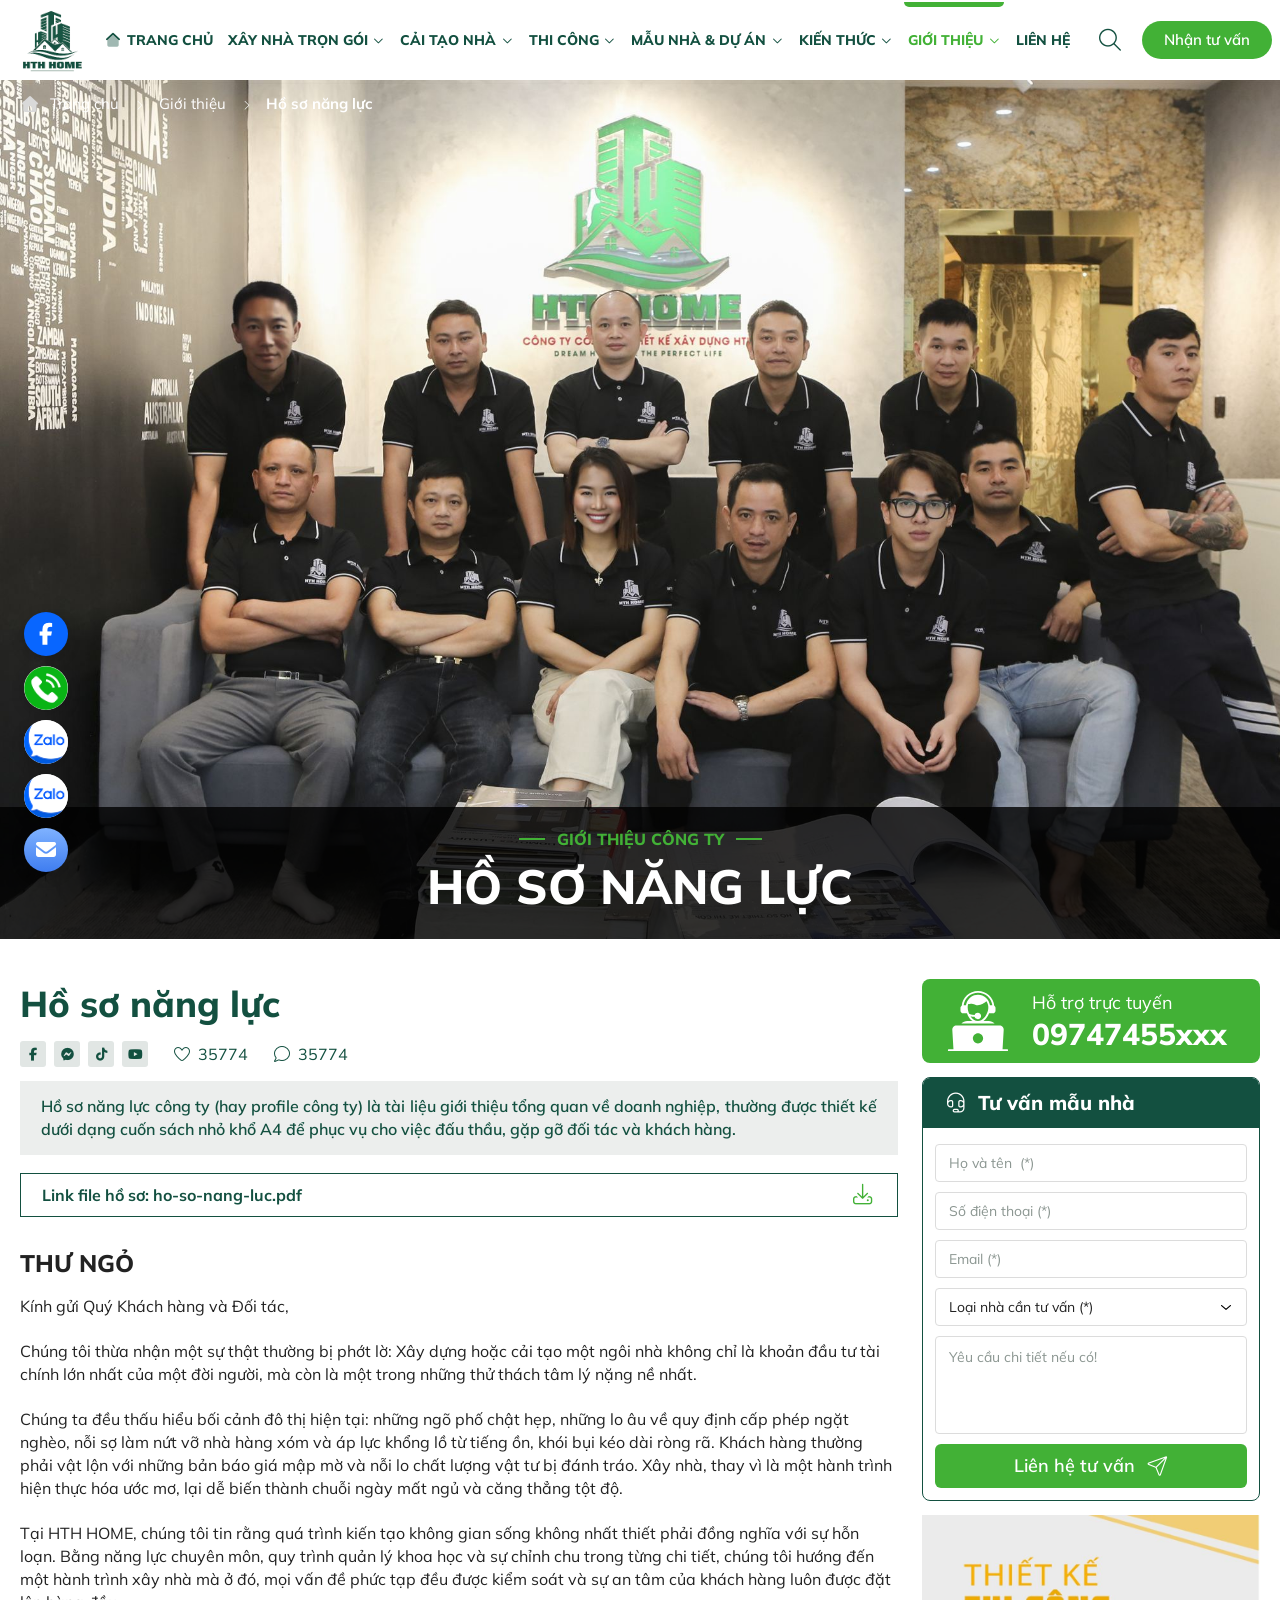
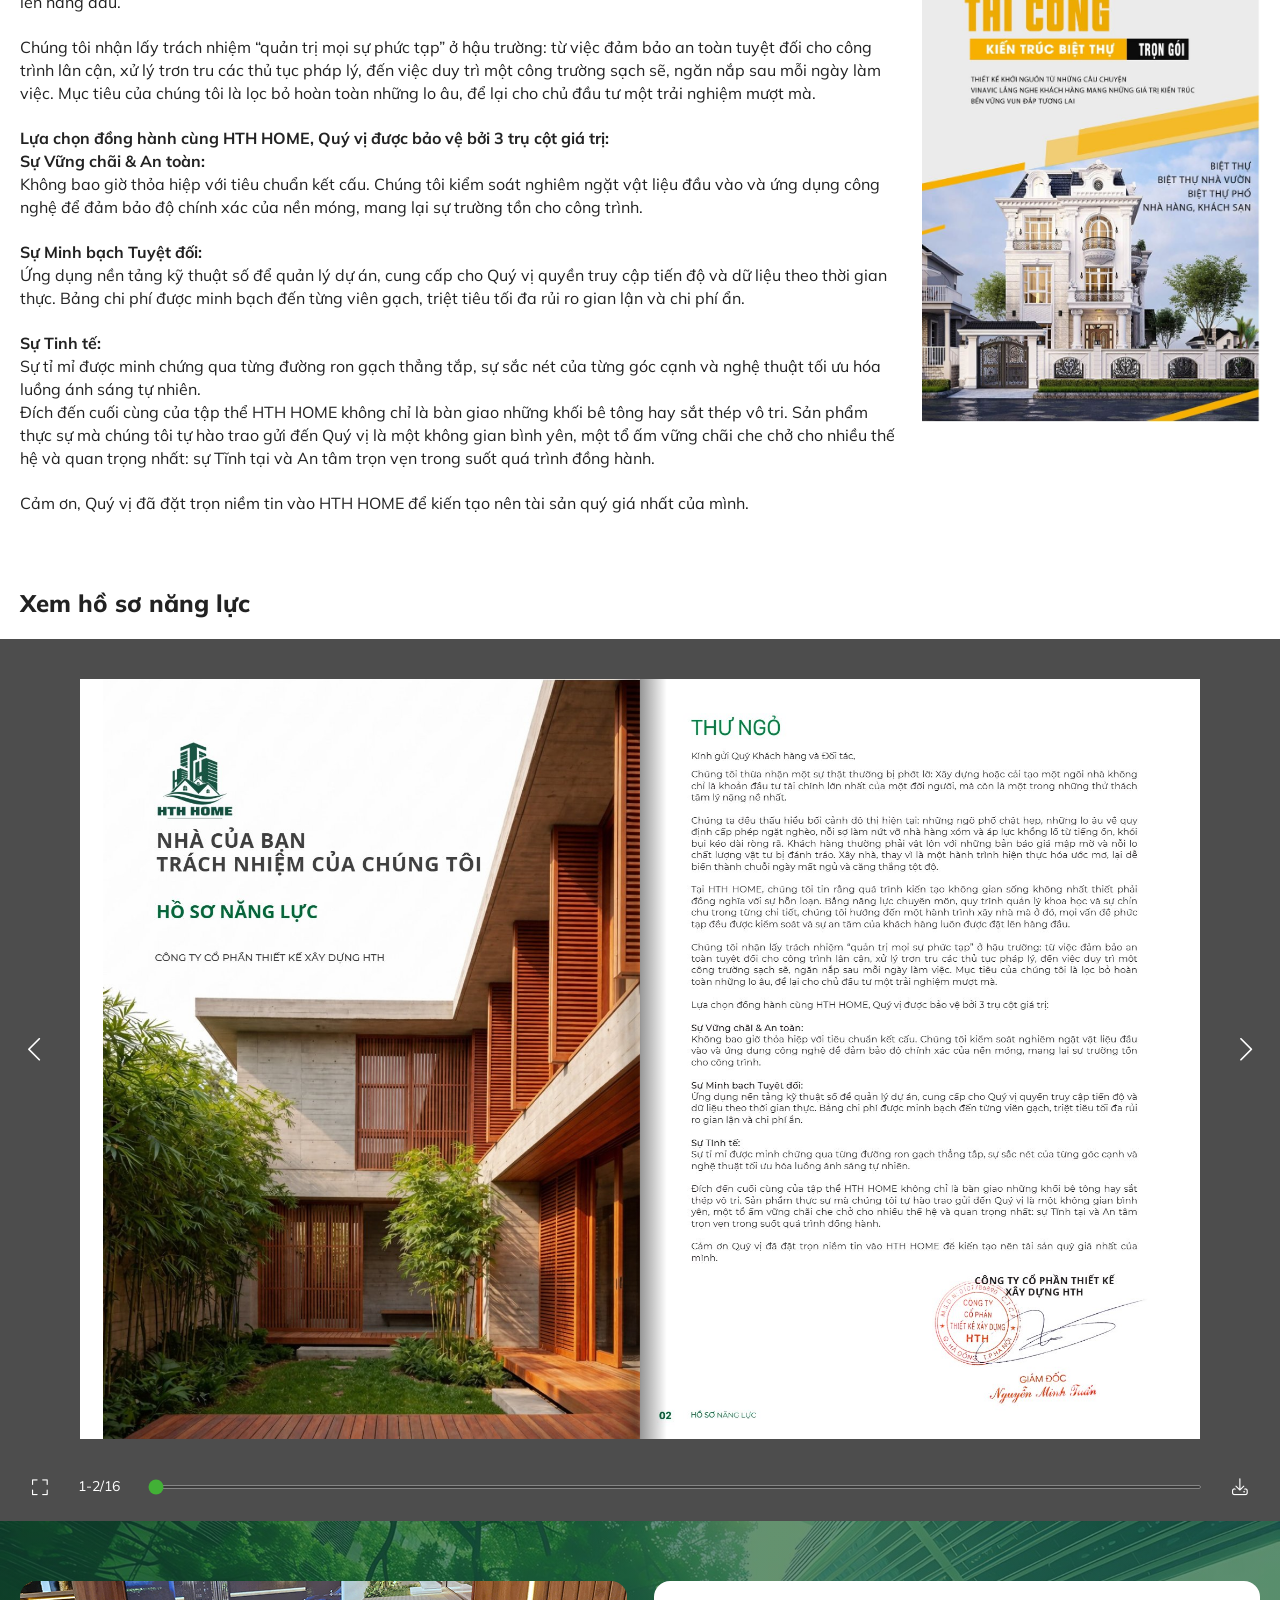
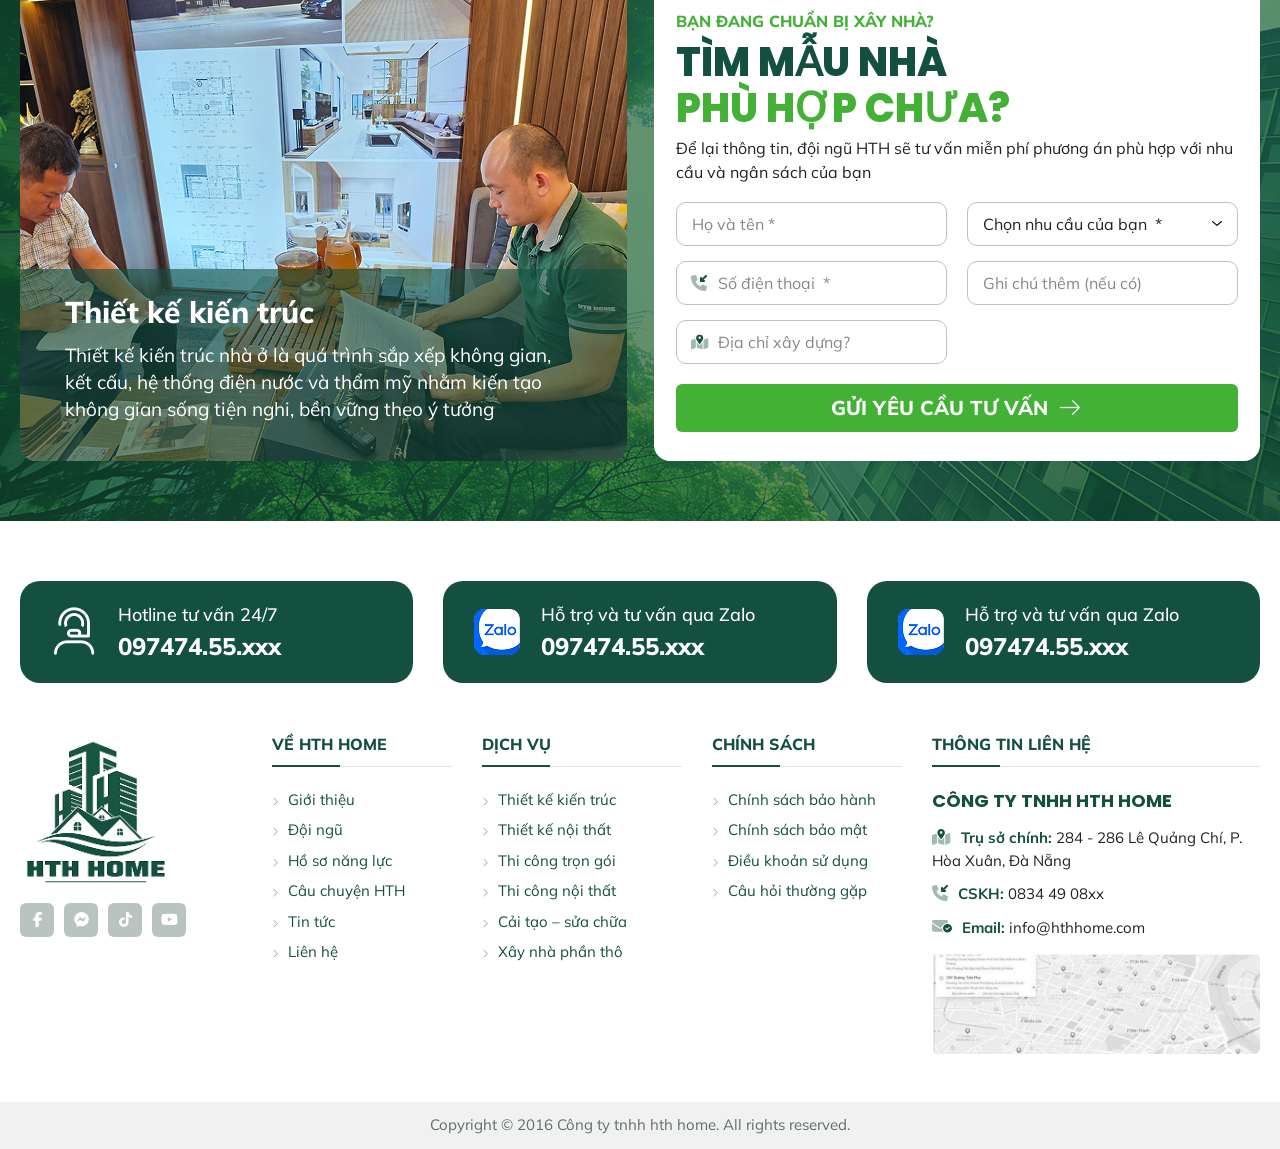
<file: hth-hoSoNangLuc.html>
<!DOCTYPE html>
<html lang="vi">

<head>
    <meta charset="UTF-8">
    <meta name="viewport" content="width=device-width, initial-scale=1">
    <title>Hồ sơ năng lực - HTH HOME</title>
    <meta name="description"
        content="Hồ sơ năng lực HTH HOME: tài liệu giới thiệu tổng quan về doanh nghiệp, năng lực thi công, quy trình và công trình tiêu biểu.">
    <link rel="icon" href="assets/logos/hth-home-logo.png">
    <link rel="stylesheet" href="assets/vendor/bootstrap/css/bootstrap.min.css">
    <link rel="stylesheet" href="assets/vendor/fontawesome/css/all.min.css">
    <link rel="stylesheet" href="assets/vendor/aos/aos.css">
    <link rel="stylesheet" href="assets/vendor/swiper/swiper-bundle.min.css">
    <link rel="stylesheet" href="assets/css/styles.css">
    <link rel="stylesheet" href="assets/css/responsive.css">
</head>

<body>
    <header class="site-header" id="siteHeader">
        <div class="container-header site-header-inner">
            <a class="site-logo" href="index.html">
                <img src="assets/logos/hth-home-logo.png" alt="HTH HOME" width="162" height="162">
            </a>

            <nav class="main-nav" id="mainNav" aria-label="Điều hướng chính">
                <ul class="main-nav-list">
                    <li class="main-nav-item">
                        <a class="main-nav-link" href="index.html"><i class="fa-duotone fa-solid fa-house-blank"></i>
                            Trang chủ</a>
                    </li>
                    <li class="main-nav-item has-submenu">
                        <a class="main-nav-link" href="hth-xayNhaTronGoi.html">Xây nhà trọn gói <i class="fa-solid fa-chevron-down"></i></a>
                        <ul class="submenu">
                            <li><a href="hth-xayNhaTronGoi.html">Xây nhà trọn gói</a></li>
                            <li><a href="#">Xây nhà phần thô</a></li>
                            <li><a href="#">Báo giá xây nhà</a></li>
                        </ul>
                    </li>
                    <li class="main-nav-item has-submenu">
                        <a class="main-nav-link" href="HTH-caiTaoNha.html">Cải tạo nhà <i
                                class="fa-solid fa-chevron-down"></i></a>
                        <ul class="submenu">
                            <li><a href="HTH-caiTaoNha.html">Cải tạo nhà phố</a></li>
                            <li><a href="HTH-caiTaoNha.html">Cải tạo chung cư</a></li>
                            <li><a href="HTH-caiTaoNha.html">Sửa chữa nhà</a></li>
                        </ul>
                    </li>
                    <li class="main-nav-item has-submenu">
                        <a class="main-nav-link" href="hth-thiCong-xayDung.html">Thi công <i class="fa-solid fa-chevron-down"></i></a>
                        <ul class="submenu">
                            <li><a href="hth-thiCong-xayDung.html">Thi công phần thô</a></li>
                            <li><a href="hth-thiCong-xayDung.html">Thi công hoàn thiện</a></li>
                            <li><a href="hth-thiCong-xayDung.html">Thi công nội thất</a></li>
                        </ul>
                    </li>
                    <li class="main-nav-item has-submenu">
                        <a class="main-nav-link" href="hth-mauNha-duAn.html">Mẫu nhà &amp; dự án <i
                                class="fa-solid fa-chevron-down"></i></a>
                        <ul class="submenu">
                            <li><a href="hth-mauNha-duAn.html">Mẫu nhà phố</a></li>
                            <li><a href="hth-mauNha-duAn.html">Mẫu biệt thự</a></li>
                            <li><a href="hth-mauNha-duAn.html">Công trình thực tế</a></li>
                        </ul>
                    </li>
                    <li class="main-nav-item has-submenu">
                        <a class="main-nav-link" href="hth-baiViet.html">Kiến thức <i class="fa-solid fa-chevron-down"></i></a>
                        <ul class="submenu">
                            <li><a href="hth-baiViet.html">Kinh nghiệm xây nhà</a></li>
                            <li><a href="hth-phongThuy.html">Phong thủy</a></li>
                            <li><a href="#">Kỹ thuật thi công</a></li>
                        </ul>
                    </li>
                    <li class="main-nav-item has-submenu is-active">
                        <a class="main-nav-link" href="hth-gioiThieu.html">Giới thiệu <i class="fa-solid fa-chevron-down"></i></a>
                        <ul class="submenu">
                            <li><a href="hth-gioiThieu.html">Về HTH HOME</a></li>
                            <li><a href="hth-doiNgu.html">Đội ngũ</a></li>
                            <li><a href="hth-hoSoNangLuc.html">Hồ sơ năng lực</a></li>
                        </ul>
                    </li>
                    <li class="main-nav-item">
                        <a class="main-nav-link" href="hth-lienHe.html">Liên hệ</a>
                    </li>
                </ul>
            </nav>

            <div class="site-header-actions">
                <button class="header-search" type="button" id="searchToggle" aria-label="Tìm kiếm"
                    aria-expanded="false" aria-controls="headerSearch">
                    <i class="fa-light fa-magnifying-glass"></i>
                    <i class="fa-light fa-xmark"></i>
                </button>
                <a class="button button-primary header-cta" href="#contact">Nhận tư vấn</a>
                <button class="nav-toggle" type="button" id="navToggle" aria-label="Mở menu" aria-expanded="false"
                    aria-controls="mainNav">
                    <span></span><span></span><span></span>
                </button>
            </div>
        </div>

        <div class="header-search-panel" id="headerSearch">
            <form class="search-form container-header" role="search" action="#" method="get">
                <label class="visually-hidden" for="searchKeyword">Từ khoá tìm kiếm</label>
                <input class="form-control search-input" id="searchKeyword" name="q" type="search"
                    placeholder="Tìm mẫu nhà, dịch vụ, bài viết…" autocomplete="off">
                <button class="button button-primary search-submit" type="submit">
                    <i class="fa-sharp fa-light fa-magnifying-glass"></i>Tìm kiếm
                </button>
            </form>
        </div>
    </header>

    <main>

        <section class="section-full profile-hero-section">
            <div class="container-custom profile-hero-inner">
                <nav class="breadcrumb-nav" aria-label="Breadcrumb">
                    <ol class="breadcrumb-list">
                        <li><a href="index.html"><i class="fa-solid fa-house"></i>Trang chủ</a></li>
                        <li><a href="hth-gioiThieu.html">Giới thiệu</a></li>
                        <li aria-current="page">Hồ sơ năng lực</li>
                    </ol>
                </nav>
            </div>
            <div class="profile-hero-caption">
                <p class="eyebrow eyebrow-center eyebrow-small" data-aos="fade-up">Giới thiệu công ty</p>
                <h1 class="profile-hero-title" data-aos="fade-up">Hồ sơ năng lực</h1>
            </div>
        </section>

        <section class="section profile-content-section">
            <div class="container-custom">
                <div class="profile-layout">
                    <article class="profile-article">
                        <h2 class="profile-heading" data-aos="fade-up">Hồ sơ năng lực</h2>

                        <div class="profile-meta" data-aos="fade-up">
                            <ul class="share-list">
                                <li><a href="#" aria-label="Facebook"><i class="fa-brands fa-facebook-f"></i></a></li>
                                <li><a href="#" aria-label="Messenger"><i class="fa-brands fa-facebook-messenger"></i></a></li>
                                <li><a href="#" aria-label="TikTok"><i class="fa-brands fa-tiktok"></i></a></li>
                                <li><a href="#" aria-label="YouTube"><i class="fa-brands fa-youtube"></i></a></li>
                            </ul>
                            <span class="profile-stat"><i class="fa-light fa-heart"></i>35774</span>
                            <span class="profile-stat"><i class="fa-light fa-comment"></i>35774</span>
                        </div>

                        <p class="note-box" data-aos="fade-up">Hồ sơ năng lực công ty (hay profile công ty) là tài liệu giới thiệu tổng quan về doanh nghiệp, thường được thiết kế dưới dạng cuốn sách nhỏ khổ A4 để phục vụ cho việc đấu thầu, gặp gỡ đối tác và khách hàng.</p>

                        <a class="download-bar" href="assets/files/ho-so-nang-luc-hth-home.pdf" download data-aos="fade-up">
                            <span>Link file hồ sơ: ho-so-nang-luc.pdf</span>
                            <i class="fa-light fa-download"></i>
                        </a>

                        <div class="profile-text" data-aos="fade-up">
                            <h3 class="profile-text-heading">THƯ NGỎ</h3>
                            <p>Kính gửi Quý Khách hàng và Đối tác,</p>
                            <p>Chúng tôi thừa nhận một sự thật thường bị phớt lờ: Xây dựng hoặc cải tạo một ngôi nhà không chỉ là khoản đầu tư tài chính lớn nhất của một đời người, mà còn là một trong những thử thách tâm lý nặng nề nhất.</p>
                            <p>Chúng ta đều thấu hiểu bối cảnh đô thị hiện tại: những ngõ phố chật hẹp, những lo âu về quy định cấp phép ngặt nghèo, nỗi sợ làm nứt vỡ nhà hàng xóm và áp lực khổng lồ từ tiếng ồn, khói bụi kéo dài ròng rã. Khách hàng thường phải vật lộn với những bản báo giá mập mờ và nỗi lo chất lượng vật tư bị đánh tráo. Xây nhà, thay vì là một hành trình hiện thực hóa ước mơ, lại dễ biến thành chuỗi ngày mất ngủ và căng thẳng tột độ.</p>
                            <p>Tại HTH HOME, chúng tôi tin rằng quá trình kiến tạo không gian sống không nhất thiết phải đồng nghĩa với sự hỗn loạn. Bằng năng lực chuyên môn, quy trình quản lý khoa học và sự chỉnh chu trong từng chi tiết, chúng tôi hướng đến một hành trình xây nhà mà ở đó, mọi vấn đề phức tạp đều được kiểm soát và sự an tâm của khách hàng luôn được đặt lên hàng đầu.</p>
                            <p>Chúng tôi nhận lấy trách nhiệm “quản trị mọi sự phức tạp” ở hậu trường: từ việc đảm bảo an toàn tuyệt đối cho công trình lân cận, xử lý trơn tru các thủ tục pháp lý, đến việc duy trì một công trường sạch sẽ, ngăn nắp sau mỗi ngày làm việc. Mục tiêu của chúng tôi là lọc bỏ hoàn toàn những lo âu, để lại cho chủ đầu tư một trải nghiệm mượt mà.</p>
                            <p><strong>Lựa chọn đồng hành cùng HTH HOME, Quý vị được bảo vệ bởi 3 trụ cột giá trị:</strong><br>
                                <strong>Sự Vững chãi &amp; An toàn:</strong><br>
                                Không bao giờ thỏa hiệp với tiêu chuẩn kết cấu. Chúng tôi kiểm soát nghiêm ngặt vật liệu đầu vào và ứng dụng công nghệ để đảm bảo độ chính xác của nền móng, mang lại sự trường tồn cho công trình.</p>
                            <p><strong>Sự Minh bạch Tuyệt đối:</strong><br>
                                Ứng dụng nền tảng kỹ thuật số để quản lý dự án, cung cấp cho Quý vị quyền truy cập tiến độ và dữ liệu theo thời gian thực. Bảng chi phí được minh bạch đến từng viên gạch, triệt tiêu tối đa rủi ro gian lận và chi phí ẩn.</p>
                            <p><strong>Sự Tinh tế:</strong><br>
                                Sự tỉ mỉ được minh chứng qua từng đường ron gạch thẳng tắp, sự sắc nét của từng góc cạnh và nghệ thuật tối ưu hóa luồng ánh sáng tự nhiên.<br>
                                Đích đến cuối cùng của tập thể HTH HOME không chỉ là bàn giao những khối bê tông hay sắt thép vô tri. Sản phẩm thực sự mà chúng tôi tự hào trao gửi đến Quý vị là một không gian bình yên, một tổ ấm vững chãi che chở cho nhiều thế hệ và quan trọng nhất: sự Tĩnh tại và An tâm trọn vẹn trong suốt quá trình đồng hành.</p>
                            <p>Cảm ơn, Quý vị đã đặt trọn niềm tin vào HTH HOME để kiến tạo nên tài sản quý giá nhất của mình.</p>
                        </div>
                    </article>

                    <aside class="profile-sidebar">
                        <div class="support-box" data-aos="fade-left">
                            <img class="support-box-icon" src="assets/icons/icon-customer-support.svg" alt="" width="64" height="64">
                            <div>
                                <p class="support-box-label">Hỗ trợ trực tuyến</p>
                                <a class="support-box-phone" href="tel:09747455">09747455xxx</a>
                            </div>
                        </div>

                        <form class="sidebar-form" data-aos="fade-left">
                            <h2 class="sidebar-form-title"><i class="fa-light fa-headset"></i>Tư vấn mẫu nhà</h2>
                            <div class="sidebar-form-body">
                                <label class="visually-hidden" for="sideName">Họ và tên</label>
                                <input class="form-control" id="sideName" name="name" type="text" placeholder="Họ và tên  (*)" required>
                                <label class="visually-hidden" for="sidePhone">Số điện thoại</label>
                                <input class="form-control" id="sidePhone" name="phone" type="tel" placeholder="Số điện thoại (*)" required>
                                <label class="visually-hidden" for="sideEmail">Email</label>
                                <input class="form-control" id="sideEmail" name="email" type="email" placeholder="Email (*)" required>
                                <label class="visually-hidden" for="sideType">Loại nhà cần tư vấn</label>
                                <select class="form-control" id="sideType" name="type" required>
                                    <option value="">Loại nhà cần tư vấn (*)</option>
                                    <option value="nha-pho">Nhà phố</option>
                                    <option value="biet-thu">Biệt thự</option>
                                    <option value="nha-cap-4">Nhà cấp 4</option>
                                    <option value="khac">Khác</option>
                                </select>
                                <label class="visually-hidden" for="sideNote">Yêu cầu chi tiết</label>
                                <textarea class="form-control" id="sideNote" name="note" rows="4" placeholder="Yêu cầu chi tiết nếu có!"></textarea>
                                <button class="button button-primary sidebar-form-submit" type="submit">Liên hệ tư vấn <i class="fa-light fa-paper-plane"></i></button>
                            </div>
                        </form>

                        <a class="sidebar-banner" href="#contact" data-aos="fade-left">
                            <img src="assets/images/design-service-banner.jpg" alt="Thiết kế thi công kiến trúc biệt thự trọn gói" loading="lazy">
                        </a>
                    </aside>
                </div>

                <h2 class="profile-viewer-heading" data-aos="fade-up">Xem hồ sơ năng lực</h2>
            </div>

            <div class="profile-viewer" id="profileViewer" data-aos="fade-up">
                <div class="profile-viewer-stage">
                    <button class="viewer-arrow viewer-arrow-prev" type="button" aria-label="Trang trước"><i class="fa-light fa-chevron-left"></i></button>
                    <div class="profile-book" id="profileBook">
                        <div class="profile-page" data-src="assets/images/company-profile/company-profile-page-01.jpg"><img src="assets/images/company-profile/company-profile-page-01.jpg" alt="Hồ sơ năng lực HTH HOME - trang 1"></div>
                        <div class="profile-page" data-src="assets/images/company-profile/company-profile-page-02.jpg"><img src="assets/images/company-profile/company-profile-page-02.jpg" alt="Hồ sơ năng lực HTH HOME - trang 2"></div>
                        <div class="profile-page" data-src="assets/images/company-profile/company-profile-page-03.jpg"><img src="assets/images/company-profile/company-profile-page-03.jpg" alt="Hồ sơ năng lực HTH HOME - trang 3" loading="lazy"></div>
                        <div class="profile-page" data-src="assets/images/company-profile/company-profile-page-04.jpg"><img src="assets/images/company-profile/company-profile-page-04.jpg" alt="Hồ sơ năng lực HTH HOME - trang 4" loading="lazy"></div>
                        <div class="profile-page" data-src="assets/images/company-profile/company-profile-page-05.jpg"><img src="assets/images/company-profile/company-profile-page-05.jpg" alt="Hồ sơ năng lực HTH HOME - trang 5" loading="lazy"></div>
                        <div class="profile-page" data-src="assets/images/company-profile/company-profile-page-06.jpg"><img src="assets/images/company-profile/company-profile-page-06.jpg" alt="Hồ sơ năng lực HTH HOME - trang 6" loading="lazy"></div>
                        <div class="profile-page" data-src="assets/images/company-profile/company-profile-page-07.jpg"><img src="assets/images/company-profile/company-profile-page-07.jpg" alt="Hồ sơ năng lực HTH HOME - trang 7" loading="lazy"></div>
                        <div class="profile-page" data-src="assets/images/company-profile/company-profile-page-08.jpg"><img src="assets/images/company-profile/company-profile-page-08.jpg" alt="Hồ sơ năng lực HTH HOME - trang 8" loading="lazy"></div>
                        <div class="profile-page" data-src="assets/images/company-profile/company-profile-page-09.jpg"><img src="assets/images/company-profile/company-profile-page-09.jpg" alt="Hồ sơ năng lực HTH HOME - trang 9" loading="lazy"></div>
                        <div class="profile-page" data-src="assets/images/company-profile/company-profile-page-10.jpg"><img src="assets/images/company-profile/company-profile-page-10.jpg" alt="Hồ sơ năng lực HTH HOME - trang 10" loading="lazy"></div>
                        <div class="profile-page" data-src="assets/images/company-profile/company-profile-page-11.jpg"><img src="assets/images/company-profile/company-profile-page-11.jpg" alt="Hồ sơ năng lực HTH HOME - trang 11" loading="lazy"></div>
                        <div class="profile-page" data-src="assets/images/company-profile/company-profile-page-12.jpg"><img src="assets/images/company-profile/company-profile-page-12.jpg" alt="Hồ sơ năng lực HTH HOME - trang 12" loading="lazy"></div>
                        <div class="profile-page" data-src="assets/images/company-profile/company-profile-page-13.jpg"><img src="assets/images/company-profile/company-profile-page-13.jpg" alt="Hồ sơ năng lực HTH HOME - trang 13" loading="lazy"></div>
                        <div class="profile-page" data-src="assets/images/company-profile/company-profile-page-14.jpg"><img src="assets/images/company-profile/company-profile-page-14.jpg" alt="Hồ sơ năng lực HTH HOME - trang 14" loading="lazy"></div>
                        <div class="profile-page" data-src="assets/images/company-profile/company-profile-page-15.jpg"><img src="assets/images/company-profile/company-profile-page-15.jpg" alt="Hồ sơ năng lực HTH HOME - trang 15" loading="lazy"></div>
                        <div class="profile-page" data-src="assets/images/company-profile/company-profile-page-16.jpg"><img src="assets/images/company-profile/company-profile-page-16.jpg" alt="Hồ sơ năng lực HTH HOME - trang 16" loading="lazy"></div>
                    </div>
                    <button class="viewer-arrow viewer-arrow-next" type="button" aria-label="Trang sau"><i class="fa-light fa-chevron-right"></i></button>
                </div>
                <div class="profile-toolbar">
                    <button class="toolbar-button" type="button" id="viewerFullscreen" aria-label="Toàn màn hình"><i class="fa-light fa-expand"></i></button>
                    <span class="toolbar-counter" id="viewerCounter">1/16</span>
                    <input class="toolbar-range" id="viewerRange" type="range" min="1" max="16" value="1" aria-label="Chọn trang">
                    <a class="toolbar-button" href="assets/files/ho-so-nang-luc-hth-home.pdf" download aria-label="Tải hồ sơ"><i class="fa-light fa-download"></i></a>
                </div>
            </div>
        </section>

        <section class="section-full consult-section" id="contact">
            <div class="container-custom consult-layout">
                <figure class="caption-figure caption-figure-brand consult-figure" data-aos="fade-right">
                    <img src="assets/images/consult-meeting.jpg"
                        alt="Kiến trúc sư HTH HOME trao đổi phương án thiết kế cùng khách hàng" loading="lazy">
                    <figcaption class="caption-figure-body">
                        <h3 class="caption-figure-title">Thiết kế kiến trúc</h3>
                        <p class="caption-figure-text">Thiết kế kiến trúc nhà ở là quá trình sắp xếp không gian, kết
                            cấu,
                            hệ thống điện nước và thẩm mỹ nhằm kiến tạo không gian sống tiện nghi, bền vững theo ý tưởng
                        </p>
                    </figcaption>
                </figure>

                <div class="consult-card" data-aos="fade-left">
                    <p class="consult-overline">Bạn đang chuẩn bị xây nhà?</p>
                    <h2 class="consult-title">Tìm mẫu nhà <span class="highlight">phù hợp chưa?</span></h2>
                    <p class="consult-description">Để lại thông tin, đội ngũ HTH sẽ tư vấn miễn phí phương án phù hợp
                        với nhu
                        cầu và ngân sách của bạn</p>

                    <form class="consult-form">
                        <label class="visually-hidden" for="consultName">Họ và tên</label>
                        <input class="form-control" id="consultName" name="name" type="text" placeholder="Họ và tên *"
                            required>

                        <label class="visually-hidden" for="consultNeed">Chọn nhu cầu của bạn</label>
                        <select class="form-control" id="consultNeed" name="need" required>
                            <option value="">Chọn nhu cầu của bạn &nbsp;*</option>
                            <option value="cai-tao-kien-truc">Cải tạo kiến trúc</option>
                            <option value="cai-tao-cong-nang">Cải tạo công năng</option>
                            <option value="cai-tao-noi-that">Cải tạo nội thất</option>
                            <option value="cai-tao-tong-the">Cải tạo tổng thể</option>
                        </select>

                        <span class="input-icon">
                            <img src="assets/icons/phone.svg" alt="" width="16" height="16">
                            <label class="visually-hidden" for="consultPhone">Số điện thoại</label>
                            <input class="form-control" id="consultPhone" name="phone" type="tel"
                                placeholder="Số điện thoại &nbsp;*" required>
                        </span>

                        <label class="visually-hidden" for="consultNote">Ghi chú thêm</label>
                        <input class="form-control" id="consultNote" name="note" type="text"
                            placeholder="Ghi chú thêm (nếu có)">

                        <span class="input-icon">
                            <img src="assets/icons/map.svg" alt="" width="18" height="16">
                            <label class="visually-hidden" for="consultAddress">Địa chỉ xây dựng</label>
                            <input class="form-control" id="consultAddress" name="address" type="text"
                                placeholder="Địa chỉ xây dựng?">
                        </span>

                        <button class="button button-primary consult-submit" type="submit">Gửi yêu cầu tư vấn <i
                                class="fa-light fa-arrow-right"></i></button>
                    </form>
                </div>
            </div>
        </section>
    </main>

    <footer class="site-footer">
        <div class="container-custom">
            <ul class="hotline-list" data-aos="fade-up">
                <li class="hotline-card">
                    <span class="hotline-icon"><i class="fa-light fa-user-headset"></i></span>
                    <span class="hotline-body">
                        <span class="hotline-label">Hotline tư vấn 24/7</span>
                        <a class="hotline-number" href="tel:09747455">097474.55.xxx</a>
                    </span>
                </li>
                <li class="hotline-card">
                    <span class="hotline-icon"><img src="assets/logos/Logo-Zalo.png"></span>
                    <span class="hotline-body">
                        <span class="hotline-label">Hỗ trợ và tư vấn qua Zalo</span>
                        <a class="hotline-number" href="tel:09747455">097474.55.xxx</a>
                    </span>
                </li>
                <li class="hotline-card">
                    <span class="hotline-icon"><img src="assets/logos/Logo-Zalo.png"></span>
                    <span class="hotline-body">
                        <span class="hotline-label">Hỗ trợ và tư vấn qua Zalo</span>
                        <a class="hotline-number" href="tel:09747455">097474.55.xxx</a>
                    </span>
                </li>
            </ul>

            <div class="footer-layout">
                <div class="footer-brand">
                    <img class="footer-logo" src="assets/logos/hth-home-logo.png" alt="HTH HOME" width="162"
                        height="162" loading="lazy">
                    <ul class="social-list">
                        <li><a href="#" aria-label="Facebook"><i class="fa-brands fa-facebook-f"></i></a></li>
                        <li><a href="#" aria-label="Messenger"><i class="fa-brands fa-facebook-messenger"></i></a></li>
                        <li><a href="#" aria-label="TikTok"><i class="fa-brands fa-tiktok"></i></a></li>
                        <li><a href="#" aria-label="YouTube"><i class="fa-brands fa-youtube"></i></a></li>
                    </ul>
                </div>

                <nav class="footer-column" aria-label="Về HTH HOME">
                    <h2 class="footer-title">Về HTH HOME</h2>
                    <ul class="footer-list">
                        <li><a href="hth-gioiThieu.html">Giới thiệu</a></li>
                        <li><a href="hth-doiNgu.html">Đội ngũ</a></li>
                        <li><a href="hth-hoSoNangLuc.html">Hồ sơ năng lực</a></li>
                        <li><a href="#">Câu chuyện HTH</a></li>
                        <li><a href="#">Tin tức</a></li>
                        <li><a href="hth-lienHe.html">Liên hệ</a></li>
                    </ul>
                </nav>

                <nav class="footer-column" aria-label="Dịch vụ">
                    <h2 class="footer-title">Dịch vụ</h2>
                    <ul class="footer-list">
                        <li><a href="#">Thiết kế kiến trúc</a></li>
                        <li><a href="#">Thiết kế nội thất</a></li>
                        <li><a href="hth-xayNhaTronGoi.html">Thi công trọn gói</a></li>
                        <li><a href="hth-thiCong-xayDung.html">Thi công nội thất</a></li>
                        <li><a href="HTH-caiTaoNha.html">Cải tạo – sửa chữa</a></li>
                        <li><a href="#">Xây nhà phần thô</a></li>
                    </ul>
                </nav>

                <nav class="footer-column" aria-label="Chính sách">
                    <h2 class="footer-title">Chính sách</h2>
                    <ul class="footer-list">
                        <li><a href="#">Chính sách bảo hành</a></li>
                        <li><a href="#">Chính sách bảo mật</a></li>
                        <li><a href="#">Điều khoản sử dụng</a></li>
                        <li><a href="#">Câu hỏi thường gặp</a></li>
                    </ul>
                </nav>

                <div class="footer-column footer-column-contact">
                    <h2 class="footer-title">Thông tin liên hệ</h2>
                    <p class="footer-company">Công ty TNHH HTH HOME</p>
                    <p class="footer-contact-line"><img src="assets/icons/map.svg" class="img-icon" /><strong>Trụ sở
                            chính:</strong> 284
                        - 286 Lê Quảng Chí, P. Hòa Xuân,
                        Đà Nẵng</p>
                    <p class="footer-contact-line"><img src="assets/icons/phone.svg"
                            class="img-icon" /><strong>CSKH:</strong>
                        0834 49 08xx
                    </p>
                    <p class="footer-contact-line footer-contact-email"><img src="assets/icons/envelope.svg"
                            class="img-icon" /><strong>Email:</strong> <a
                            href="mailto:info@hthhome.com">info@hthhome.com</a>
                    </p>
                    <a class="footer-map" href="#" aria-label="Xem bản đồ trụ sở HTH HOME">
                        <img src="assets/images/office-map.jpg" alt="Bản đồ trụ sở HTH HOME" loading="lazy">
                    </a>
                </div>
            </div>
        </div>

        <p class="site-copyright">Copyright © 2016 Công ty tnhh hth home. All rights reserved.</p>
    </footer>

    <nav class="contact-dock" aria-label="Liên hệ nhanh">
        <ul class="contact-dock-list">
            <li>
                <a class="contact-dock-link contact-dock-facebook" href="#" target="_blank" rel="noopener">
                    <i class="fa-brands fa-facebook-f" aria-hidden="true"></i>
                    <span class="contact-dock-label">Facebook HTH HOME</span>
                </a>
            </li>
            <li>
                <a class="contact-dock-link" href="tel:09747455">
                    <img src="assets/icons/hotline.png" alt="">
                    <span class="contact-dock-label">Hotline: 097474.55.xxx</span>
                </a>
            </li>
            <li>
                <a class="contact-dock-link" href="https://zalo.me/09747455" target="_blank" rel="noopener">
                    <img src="assets/logos/Logo-Zalo.png" alt="">
                    <span class="contact-dock-label">Zalo tư vấn thiết kế</span>
                </a>
            </li>
            <li>
                <a class="contact-dock-link" href="https://zalo.me/09747455" target="_blank" rel="noopener">
                    <img src="assets/logos/Logo-Zalo.png" alt="">
                    <span class="contact-dock-label">Zalo báo giá thi công</span>
                </a>
            </li>
            <li>
                <a class="contact-dock-link contact-dock-email" href="mailto:info@hthhome.com">
                    <i class="fa-solid fa-envelope" aria-hidden="true"></i>
                    <span class="contact-dock-label">Email: info@hthhome.com</span>
                </a>
            </li>
        </ul>
    </nav>

    <button class="back-to-top" id="backToTop" type="button" aria-label="Lên đầu trang"><i
            class="fa-solid fa-chevron-up"></i></button>

    <script src="assets/vendor/bootstrap/js/bootstrap.bundle.min.js"></script>
    <script src="assets/vendor/aos/aos.js"></script>
    <script src="assets/vendor/swiper/swiper-bundle.min.js"></script>
    <script src="assets/vendor/page-flip/page-flip.browser.js"></script>
    <script src="assets/js/main.js"></script>
</body>

</html>
</file>
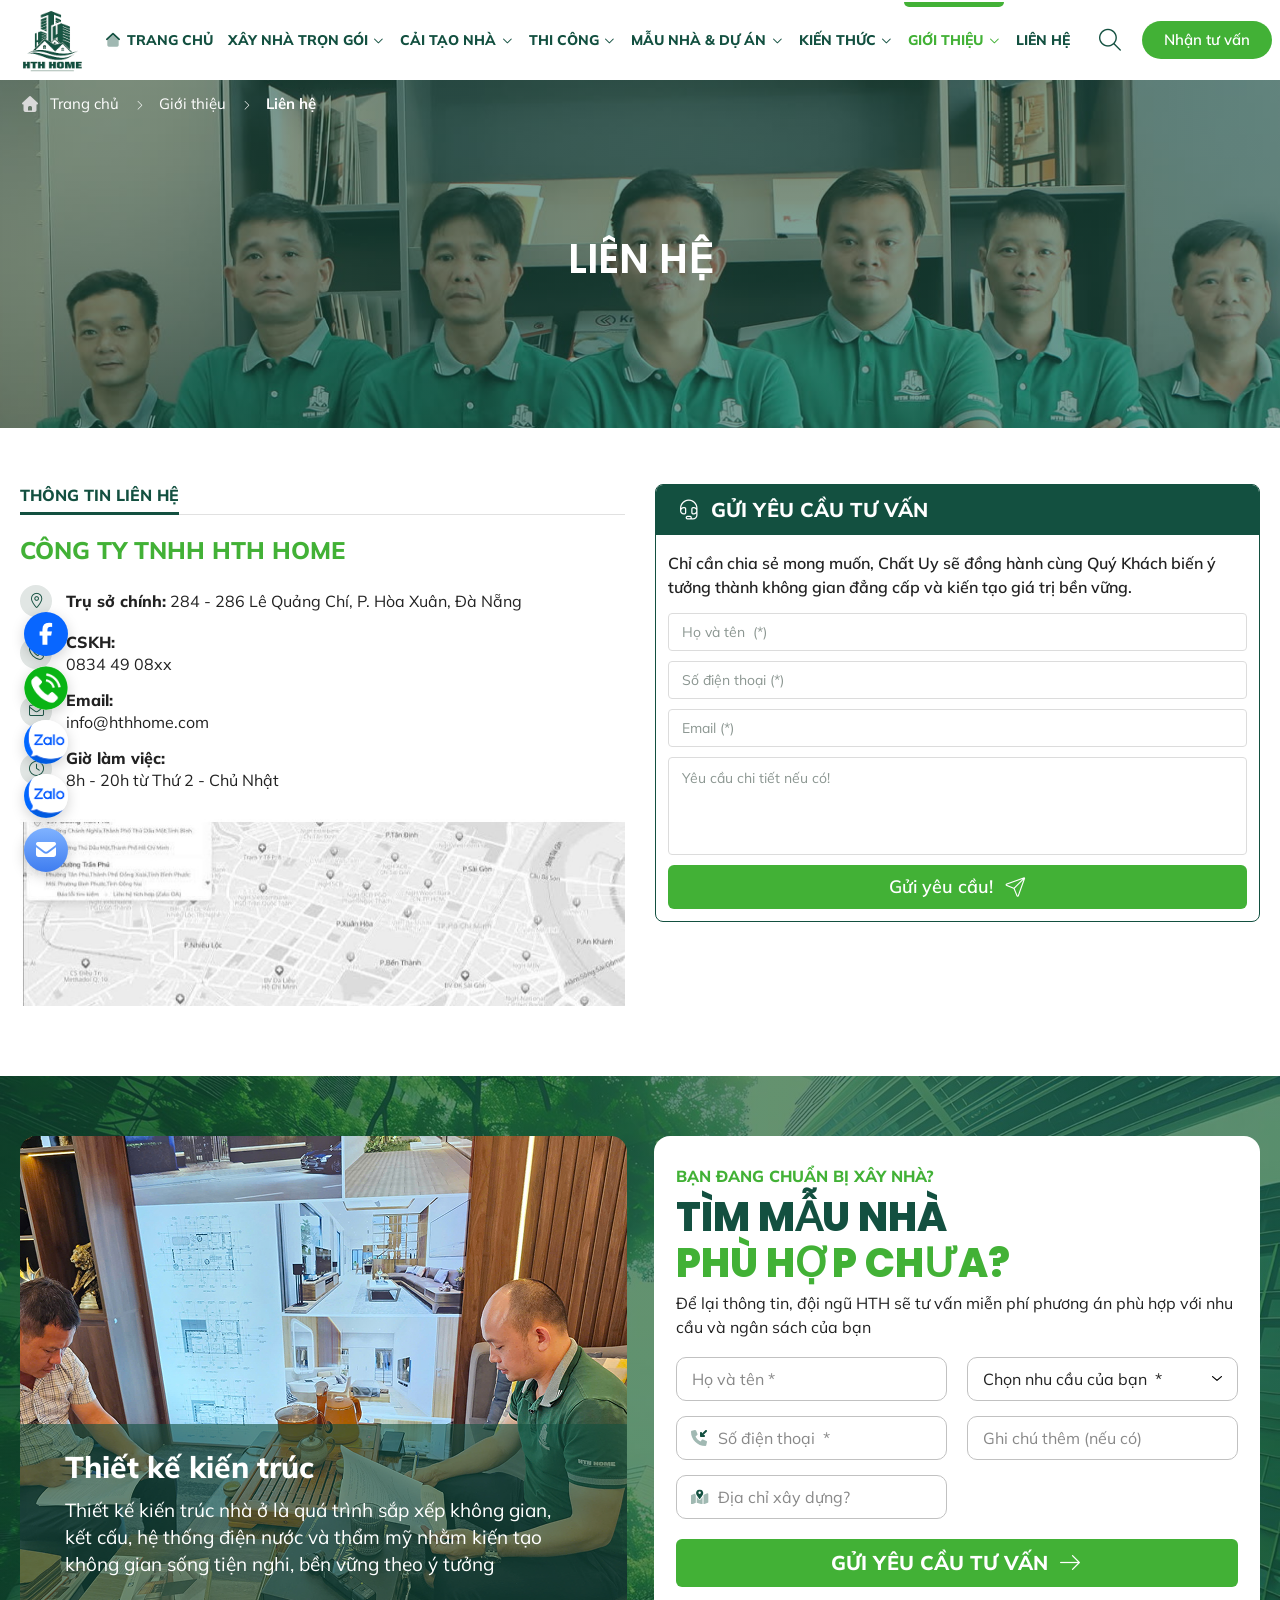
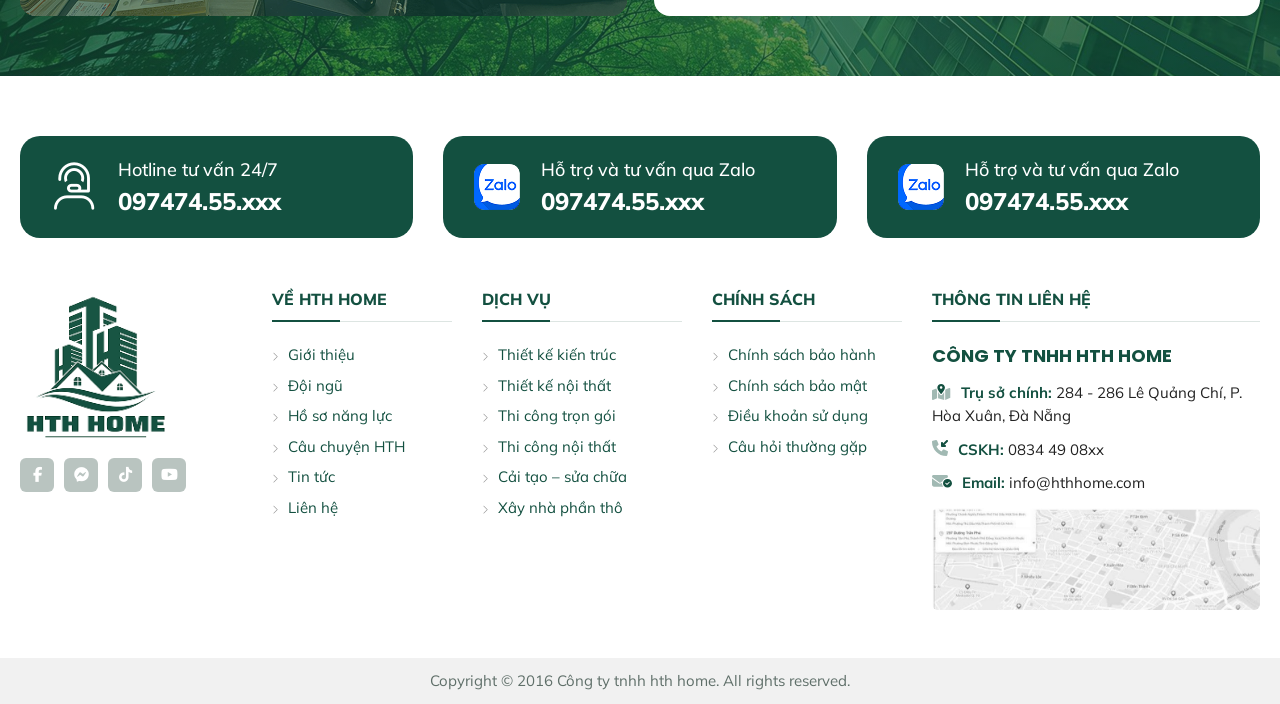
<file: hth-lienHe.html>
<!DOCTYPE html>
<html lang="vi">

<head>
    <meta charset="UTF-8">
    <meta name="viewport" content="width=device-width, initial-scale=1">
    <title>Liên hệ - HTH HOME</title>
    <meta name="description"
        content="Liên hệ HTH HOME: địa chỉ, số điện thoại, email, giờ làm việc và form gửi yêu cầu tư vấn.">
    <link rel="icon" href="assets/logos/hth-home-logo.png">
    <link rel="stylesheet" href="assets/vendor/bootstrap/css/bootstrap.min.css">
    <link rel="stylesheet" href="assets/vendor/fontawesome/css/all.min.css">
    <link rel="stylesheet" href="assets/vendor/aos/aos.css">
    <link rel="stylesheet" href="assets/vendor/swiper/swiper-bundle.min.css">
    <link rel="stylesheet" href="assets/css/styles.css">
    <link rel="stylesheet" href="assets/css/responsive.css">
</head>

<body>
    <header class="site-header" id="siteHeader">
        <div class="container-header site-header-inner">
            <a class="site-logo" href="index.html">
                <img src="assets/logos/hth-home-logo.png" alt="HTH HOME" width="162" height="162">
            </a>

            <nav class="main-nav" id="mainNav" aria-label="Điều hướng chính">
                <ul class="main-nav-list">
                    <li class="main-nav-item">
                        <a class="main-nav-link" href="index.html"><i class="fa-duotone fa-solid fa-house-blank"></i>
                            Trang chủ</a>
                    </li>
                    <li class="main-nav-item has-submenu">
                        <a class="main-nav-link" href="hth-xayNhaTronGoi.html">Xây nhà trọn gói <i class="fa-solid fa-chevron-down"></i></a>
                        <ul class="submenu">
                            <li><a href="hth-xayNhaTronGoi.html">Xây nhà trọn gói</a></li>
                            <li><a href="#">Xây nhà phần thô</a></li>
                            <li><a href="#">Báo giá xây nhà</a></li>
                        </ul>
                    </li>
                    <li class="main-nav-item has-submenu">
                        <a class="main-nav-link" href="HTH-caiTaoNha.html">Cải tạo nhà <i
                                class="fa-solid fa-chevron-down"></i></a>
                        <ul class="submenu">
                            <li><a href="HTH-caiTaoNha.html">Cải tạo nhà phố</a></li>
                            <li><a href="HTH-caiTaoNha.html">Cải tạo chung cư</a></li>
                            <li><a href="HTH-caiTaoNha.html">Sửa chữa nhà</a></li>
                        </ul>
                    </li>
                    <li class="main-nav-item has-submenu">
                        <a class="main-nav-link" href="hth-thiCong-xayDung.html">Thi công <i class="fa-solid fa-chevron-down"></i></a>
                        <ul class="submenu">
                            <li><a href="hth-thiCong-xayDung.html">Thi công phần thô</a></li>
                            <li><a href="hth-thiCong-xayDung.html">Thi công hoàn thiện</a></li>
                            <li><a href="hth-thiCong-xayDung.html">Thi công nội thất</a></li>
                        </ul>
                    </li>
                    <li class="main-nav-item has-submenu">
                        <a class="main-nav-link" href="hth-mauNha-duAn.html">Mẫu nhà &amp; dự án <i
                                class="fa-solid fa-chevron-down"></i></a>
                        <ul class="submenu">
                            <li><a href="hth-mauNha-duAn.html">Mẫu nhà phố</a></li>
                            <li><a href="hth-mauNha-duAn.html">Mẫu biệt thự</a></li>
                            <li><a href="hth-mauNha-duAn.html">Công trình thực tế</a></li>
                        </ul>
                    </li>
                    <li class="main-nav-item has-submenu">
                        <a class="main-nav-link" href="hth-baiViet.html">Kiến thức <i class="fa-solid fa-chevron-down"></i></a>
                        <ul class="submenu">
                            <li><a href="hth-baiViet.html">Kinh nghiệm xây nhà</a></li>
                            <li><a href="hth-phongThuy.html">Phong thủy</a></li>
                            <li><a href="#">Kỹ thuật thi công</a></li>
                        </ul>
                    </li>
                    <li class="main-nav-item has-submenu is-active">
                        <a class="main-nav-link" href="hth-gioiThieu.html">Giới thiệu <i class="fa-solid fa-chevron-down"></i></a>
                        <ul class="submenu">
                            <li><a href="hth-gioiThieu.html">Về HTH HOME</a></li>
                            <li><a href="hth-doiNgu.html">Đội ngũ</a></li>
                            <li><a href="hth-hoSoNangLuc.html">Hồ sơ năng lực</a></li>
                        </ul>
                    </li>
                    <li class="main-nav-item">
                        <a class="main-nav-link" href="hth-lienHe.html">Liên hệ</a>
                    </li>
                </ul>
            </nav>

            <div class="site-header-actions">
                <button class="header-search" type="button" id="searchToggle" aria-label="Tìm kiếm"
                    aria-expanded="false" aria-controls="headerSearch">
                    <i class="fa-light fa-magnifying-glass"></i>
                    <i class="fa-light fa-xmark"></i>
                </button>
                <a class="button button-primary header-cta" href="#contact">Nhận tư vấn</a>
                <button class="nav-toggle" type="button" id="navToggle" aria-label="Mở menu" aria-expanded="false"
                    aria-controls="mainNav">
                    <span></span><span></span><span></span>
                </button>
            </div>
        </div>

        <div class="header-search-panel" id="headerSearch">
            <form class="search-form container-header" role="search" action="#" method="get">
                <label class="visually-hidden" for="searchKeyword">Từ khoá tìm kiếm</label>
                <input class="form-control search-input" id="searchKeyword" name="q" type="search"
                    placeholder="Tìm mẫu nhà, dịch vụ, bài viết…" autocomplete="off">
                <button class="button button-primary search-submit" type="submit">
                    <i class="fa-sharp fa-light fa-magnifying-glass"></i>Tìm kiếm
                </button>
            </form>
        </div>
    </header>

    <main>

        <section class="section-full service-hero contact-hero-section">
            <div class="container-custom articles-hero-inner">
                <nav class="breadcrumb-nav" aria-label="Breadcrumb">
                    <ol class="breadcrumb-list">
                        <li><a href="index.html"><i class="fa-solid fa-house"></i>Trang chủ</a></li>
                        <li><a href="hth-gioiThieu.html">Giới thiệu</a></li>
                        <li aria-current="page">Liên hệ</li>
                    </ol>
                </nav>
                <h1 class="articles-hero-title" data-aos="fade-up">Liên hệ</h1>
            </div>
        </section>

        <section class="section contact-page-section">
            <div class="container-custom">
                <div class="contact-page-layout">
                    <div class="contact-info" data-aos="fade-up">
                        <h2 class="contact-info-heading"><span>Thông tin liên hệ</span></h2>
                        <p class="contact-info-company">Công ty TNHH HTH HOME</p>
                        <ul class="contact-info-list">
                            <li class="contact-info-item">
                                <span class="contact-info-icon"><i class="fa-light fa-location-dot"></i></span>
                                <span class="contact-info-text"><strong>Trụ sở chính:</strong> 284 - 286 Lê Quảng Chí, P. Hòa Xuân, Đà Nẵng</span>
                            </li>
                            <li class="contact-info-item">
                                <span class="contact-info-icon"><i class="fa-light fa-phone-volume"></i></span>
                                <span class="contact-info-text"><strong>CSKH:</strong><br>0834 49 08xx</span>
                            </li>
                            <li class="contact-info-item">
                                <span class="contact-info-icon"><i class="fa-light fa-envelope"></i></span>
                                <span class="contact-info-text"><strong>Email:</strong><br><a href="mailto:info@hthhome.com">info@hthhome.com</a></span>
                            </li>
                            <li class="contact-info-item">
                                <span class="contact-info-icon"><i class="fa-light fa-clock"></i></span>
                                <span class="contact-info-text"><strong>Giờ làm việc:</strong><br>8h - 20h từ Thứ 2 - Chủ Nhật</span>
                            </li>
                        </ul>
                        <a class="contact-info-map" href="#" aria-label="Xem bản đồ trụ sở HTH HOME"><img src="assets/images/office-map.jpg" alt="Bản đồ trụ sở HTH HOME" loading="lazy"></a>
                    </div>

                    <form class="sidebar-form contact-form-card" data-aos="fade-left">
                        <h2 class="sidebar-form-title"><i class="fa-light fa-headset"></i>Gửi yêu cầu tư vấn</h2>
                        <div class="sidebar-form-body">
                            <p class="contact-form-lead">Chỉ cần chia sẻ mong muốn, Chất Uy sẽ đồng hành cùng Quý Khách biến ý tưởng thành không gian đẳng cấp và kiến tạo giá trị bền vững.</p>
                            <label class="visually-hidden" for="cName">Họ và tên</label>
                            <input class="form-control" id="cName" name="name" type="text" placeholder="Họ và tên  (*)" required>
                            <label class="visually-hidden" for="cPhone">Số điện thoại</label>
                            <input class="form-control" id="cPhone" name="phone" type="tel" placeholder="Số điện thoại (*)" required>
                            <label class="visually-hidden" for="cEmail">Email</label>
                            <input class="form-control" id="cEmail" name="email" type="email" placeholder="Email (*)" required>
                            <label class="visually-hidden" for="cNote">Yêu cầu chi tiết</label>
                            <textarea class="form-control" id="cNote" name="note" rows="4" placeholder="Yêu cầu chi tiết nếu có!"></textarea>
                            <button class="button button-primary sidebar-form-submit" type="submit">Gửi yêu cầu! <i class="fa-light fa-paper-plane"></i></button>
                        </div>
                    </form>
                </div>
            </div>
        </section>

        <section class="section-full consult-section" id="contact">
            <div class="container-custom consult-layout">
                <figure class="caption-figure caption-figure-brand consult-figure" data-aos="fade-right">
                    <img src="assets/images/consult-meeting.jpg"
                        alt="Kiến trúc sư HTH HOME trao đổi phương án thiết kế cùng khách hàng" loading="lazy">
                    <figcaption class="caption-figure-body">
                        <h3 class="caption-figure-title">Thiết kế kiến trúc</h3>
                        <p class="caption-figure-text">Thiết kế kiến trúc nhà ở là quá trình sắp xếp không gian, kết
                            cấu,
                            hệ thống điện nước và thẩm mỹ nhằm kiến tạo không gian sống tiện nghi, bền vững theo ý tưởng
                        </p>
                    </figcaption>
                </figure>

                <div class="consult-card" data-aos="fade-left">
                    <p class="consult-overline">Bạn đang chuẩn bị xây nhà?</p>
                    <h2 class="consult-title">Tìm mẫu nhà <span class="highlight">phù hợp chưa?</span></h2>
                    <p class="consult-description">Để lại thông tin, đội ngũ HTH sẽ tư vấn miễn phí phương án phù hợp
                        với nhu
                        cầu và ngân sách của bạn</p>

                    <form class="consult-form">
                        <label class="visually-hidden" for="consultName">Họ và tên</label>
                        <input class="form-control" id="consultName" name="name" type="text" placeholder="Họ và tên *"
                            required>

                        <label class="visually-hidden" for="consultNeed">Chọn nhu cầu của bạn</label>
                        <select class="form-control" id="consultNeed" name="need" required>
                            <option value="">Chọn nhu cầu của bạn &nbsp;*</option>
                            <option value="cai-tao-kien-truc">Cải tạo kiến trúc</option>
                            <option value="cai-tao-cong-nang">Cải tạo công năng</option>
                            <option value="cai-tao-noi-that">Cải tạo nội thất</option>
                            <option value="cai-tao-tong-the">Cải tạo tổng thể</option>
                        </select>

                        <span class="input-icon">
                            <img src="assets/icons/phone.svg" alt="" width="16" height="16">
                            <label class="visually-hidden" for="consultPhone">Số điện thoại</label>
                            <input class="form-control" id="consultPhone" name="phone" type="tel"
                                placeholder="Số điện thoại &nbsp;*" required>
                        </span>

                        <label class="visually-hidden" for="consultNote">Ghi chú thêm</label>
                        <input class="form-control" id="consultNote" name="note" type="text"
                            placeholder="Ghi chú thêm (nếu có)">

                        <span class="input-icon">
                            <img src="assets/icons/map.svg" alt="" width="18" height="16">
                            <label class="visually-hidden" for="consultAddress">Địa chỉ xây dựng</label>
                            <input class="form-control" id="consultAddress" name="address" type="text"
                                placeholder="Địa chỉ xây dựng?">
                        </span>

                        <button class="button button-primary consult-submit" type="submit">Gửi yêu cầu tư vấn <i
                                class="fa-light fa-arrow-right"></i></button>
                    </form>
                </div>
            </div>
        </section>
    </main>

    <footer class="site-footer">
        <div class="container-custom">
            <ul class="hotline-list" data-aos="fade-up">
                <li class="hotline-card">
                    <span class="hotline-icon"><i class="fa-light fa-user-headset"></i></span>
                    <span class="hotline-body">
                        <span class="hotline-label">Hotline tư vấn 24/7</span>
                        <a class="hotline-number" href="tel:09747455">097474.55.xxx</a>
                    </span>
                </li>
                <li class="hotline-card">
                    <span class="hotline-icon"><img src="assets/logos/Logo-Zalo.png"></span>
                    <span class="hotline-body">
                        <span class="hotline-label">Hỗ trợ và tư vấn qua Zalo</span>
                        <a class="hotline-number" href="tel:09747455">097474.55.xxx</a>
                    </span>
                </li>
                <li class="hotline-card">
                    <span class="hotline-icon"><img src="assets/logos/Logo-Zalo.png"></span>
                    <span class="hotline-body">
                        <span class="hotline-label">Hỗ trợ và tư vấn qua Zalo</span>
                        <a class="hotline-number" href="tel:09747455">097474.55.xxx</a>
                    </span>
                </li>
            </ul>

            <div class="footer-layout">
                <div class="footer-brand">
                    <img class="footer-logo" src="assets/logos/hth-home-logo.png" alt="HTH HOME" width="162"
                        height="162" loading="lazy">
                    <ul class="social-list">
                        <li><a href="#" aria-label="Facebook"><i class="fa-brands fa-facebook-f"></i></a></li>
                        <li><a href="#" aria-label="Messenger"><i class="fa-brands fa-facebook-messenger"></i></a></li>
                        <li><a href="#" aria-label="TikTok"><i class="fa-brands fa-tiktok"></i></a></li>
                        <li><a href="#" aria-label="YouTube"><i class="fa-brands fa-youtube"></i></a></li>
                    </ul>
                </div>

                <nav class="footer-column" aria-label="Về HTH HOME">
                    <h2 class="footer-title">Về HTH HOME</h2>
                    <ul class="footer-list">
                        <li><a href="hth-gioiThieu.html">Giới thiệu</a></li>
                        <li><a href="hth-doiNgu.html">Đội ngũ</a></li>
                        <li><a href="hth-hoSoNangLuc.html">Hồ sơ năng lực</a></li>
                        <li><a href="#">Câu chuyện HTH</a></li>
                        <li><a href="#">Tin tức</a></li>
                        <li><a href="hth-lienHe.html">Liên hệ</a></li>
                    </ul>
                </nav>

                <nav class="footer-column" aria-label="Dịch vụ">
                    <h2 class="footer-title">Dịch vụ</h2>
                    <ul class="footer-list">
                        <li><a href="#">Thiết kế kiến trúc</a></li>
                        <li><a href="#">Thiết kế nội thất</a></li>
                        <li><a href="hth-xayNhaTronGoi.html">Thi công trọn gói</a></li>
                        <li><a href="hth-thiCong-xayDung.html">Thi công nội thất</a></li>
                        <li><a href="HTH-caiTaoNha.html">Cải tạo – sửa chữa</a></li>
                        <li><a href="#">Xây nhà phần thô</a></li>
                    </ul>
                </nav>

                <nav class="footer-column" aria-label="Chính sách">
                    <h2 class="footer-title">Chính sách</h2>
                    <ul class="footer-list">
                        <li><a href="#">Chính sách bảo hành</a></li>
                        <li><a href="#">Chính sách bảo mật</a></li>
                        <li><a href="#">Điều khoản sử dụng</a></li>
                        <li><a href="#">Câu hỏi thường gặp</a></li>
                    </ul>
                </nav>

                <div class="footer-column footer-column-contact">
                    <h2 class="footer-title">Thông tin liên hệ</h2>
                    <p class="footer-company">Công ty TNHH HTH HOME</p>
                    <p class="footer-contact-line"><img src="assets/icons/map.svg" class="img-icon" /><strong>Trụ sở
                            chính:</strong> 284
                        - 286 Lê Quảng Chí, P. Hòa Xuân,
                        Đà Nẵng</p>
                    <p class="footer-contact-line"><img src="assets/icons/phone.svg"
                            class="img-icon" /><strong>CSKH:</strong>
                        0834 49 08xx
                    </p>
                    <p class="footer-contact-line footer-contact-email"><img src="assets/icons/envelope.svg"
                            class="img-icon" /><strong>Email:</strong> <a
                            href="mailto:info@hthhome.com">info@hthhome.com</a>
                    </p>
                    <a class="footer-map" href="#" aria-label="Xem bản đồ trụ sở HTH HOME">
                        <img src="assets/images/office-map.jpg" alt="Bản đồ trụ sở HTH HOME" loading="lazy">
                    </a>
                </div>
            </div>
        </div>

        <p class="site-copyright">Copyright © 2016 Công ty tnhh hth home. All rights reserved.</p>
    </footer>

    <nav class="contact-dock" aria-label="Liên hệ nhanh">
        <ul class="contact-dock-list">
            <li>
                <a class="contact-dock-link contact-dock-facebook" href="#" target="_blank" rel="noopener">
                    <i class="fa-brands fa-facebook-f" aria-hidden="true"></i>
                    <span class="contact-dock-label">Facebook HTH HOME</span>
                </a>
            </li>
            <li>
                <a class="contact-dock-link" href="tel:09747455">
                    <img src="assets/icons/hotline.png" alt="">
                    <span class="contact-dock-label">Hotline: 097474.55.xxx</span>
                </a>
            </li>
            <li>
                <a class="contact-dock-link" href="https://zalo.me/09747455" target="_blank" rel="noopener">
                    <img src="assets/logos/Logo-Zalo.png" alt="">
                    <span class="contact-dock-label">Zalo tư vấn thiết kế</span>
                </a>
            </li>
            <li>
                <a class="contact-dock-link" href="https://zalo.me/09747455" target="_blank" rel="noopener">
                    <img src="assets/logos/Logo-Zalo.png" alt="">
                    <span class="contact-dock-label">Zalo báo giá thi công</span>
                </a>
            </li>
            <li>
                <a class="contact-dock-link contact-dock-email" href="mailto:info@hthhome.com">
                    <i class="fa-solid fa-envelope" aria-hidden="true"></i>
                    <span class="contact-dock-label">Email: info@hthhome.com</span>
                </a>
            </li>
        </ul>
    </nav>

    <button class="back-to-top" id="backToTop" type="button" aria-label="Lên đầu trang"><i
            class="fa-solid fa-chevron-up"></i></button>

    <script src="assets/vendor/bootstrap/js/bootstrap.bundle.min.js"></script>
    <script src="assets/vendor/aos/aos.js"></script>
    <script src="assets/vendor/swiper/swiper-bundle.min.js"></script>
    <script src="assets/js/main.js"></script>
</body>

</html>
</file>
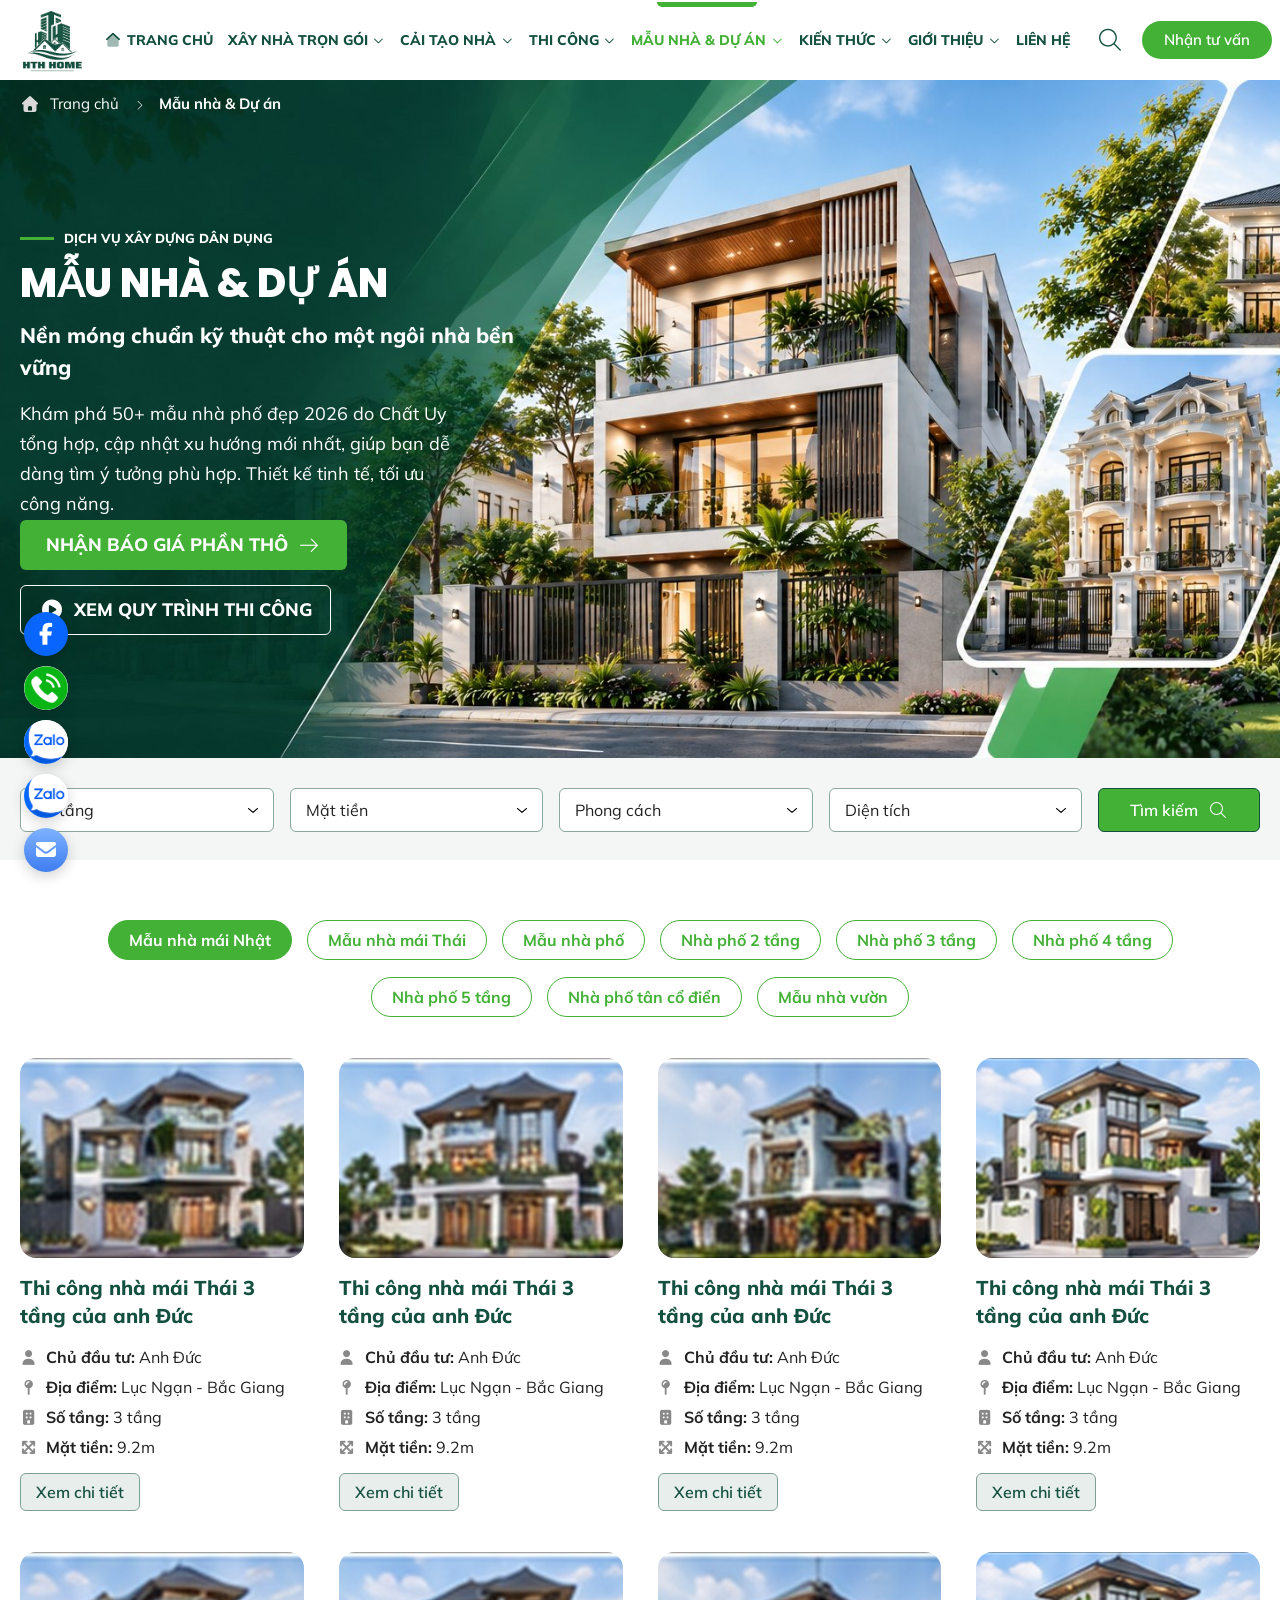
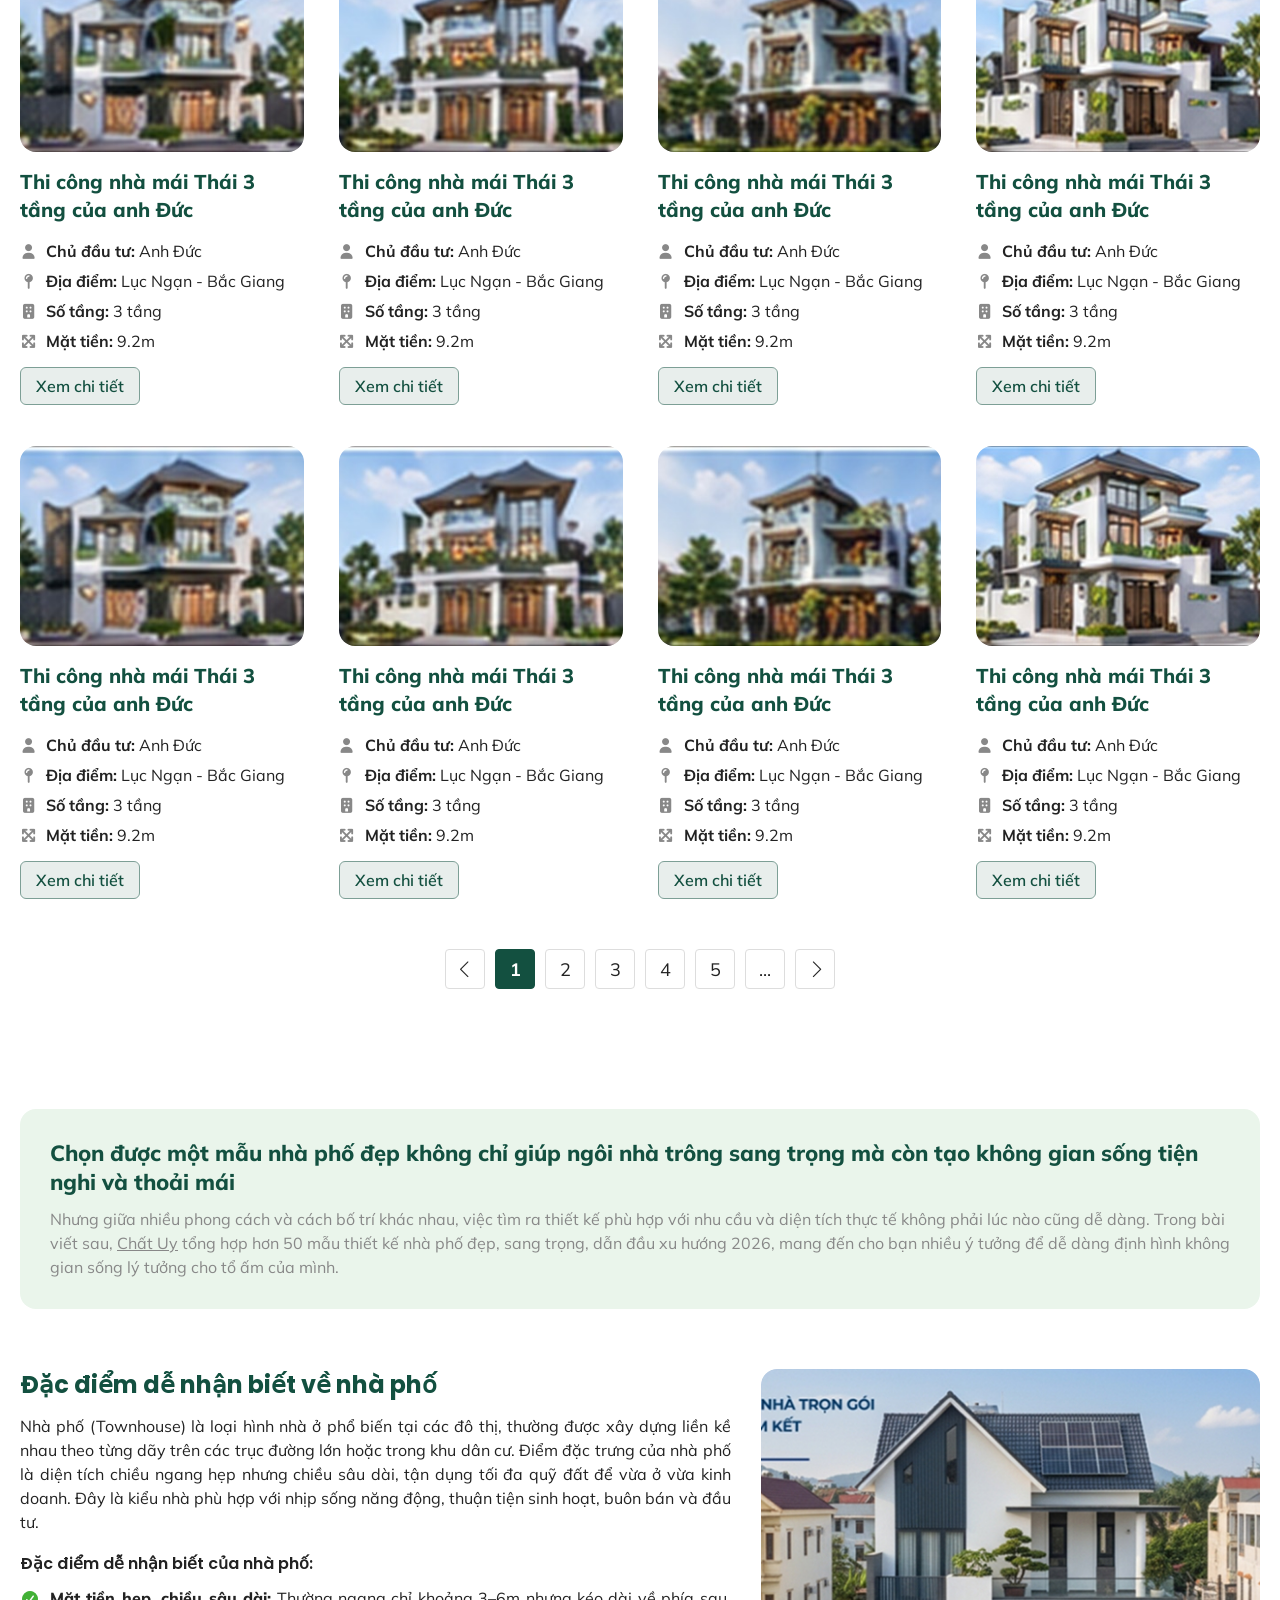
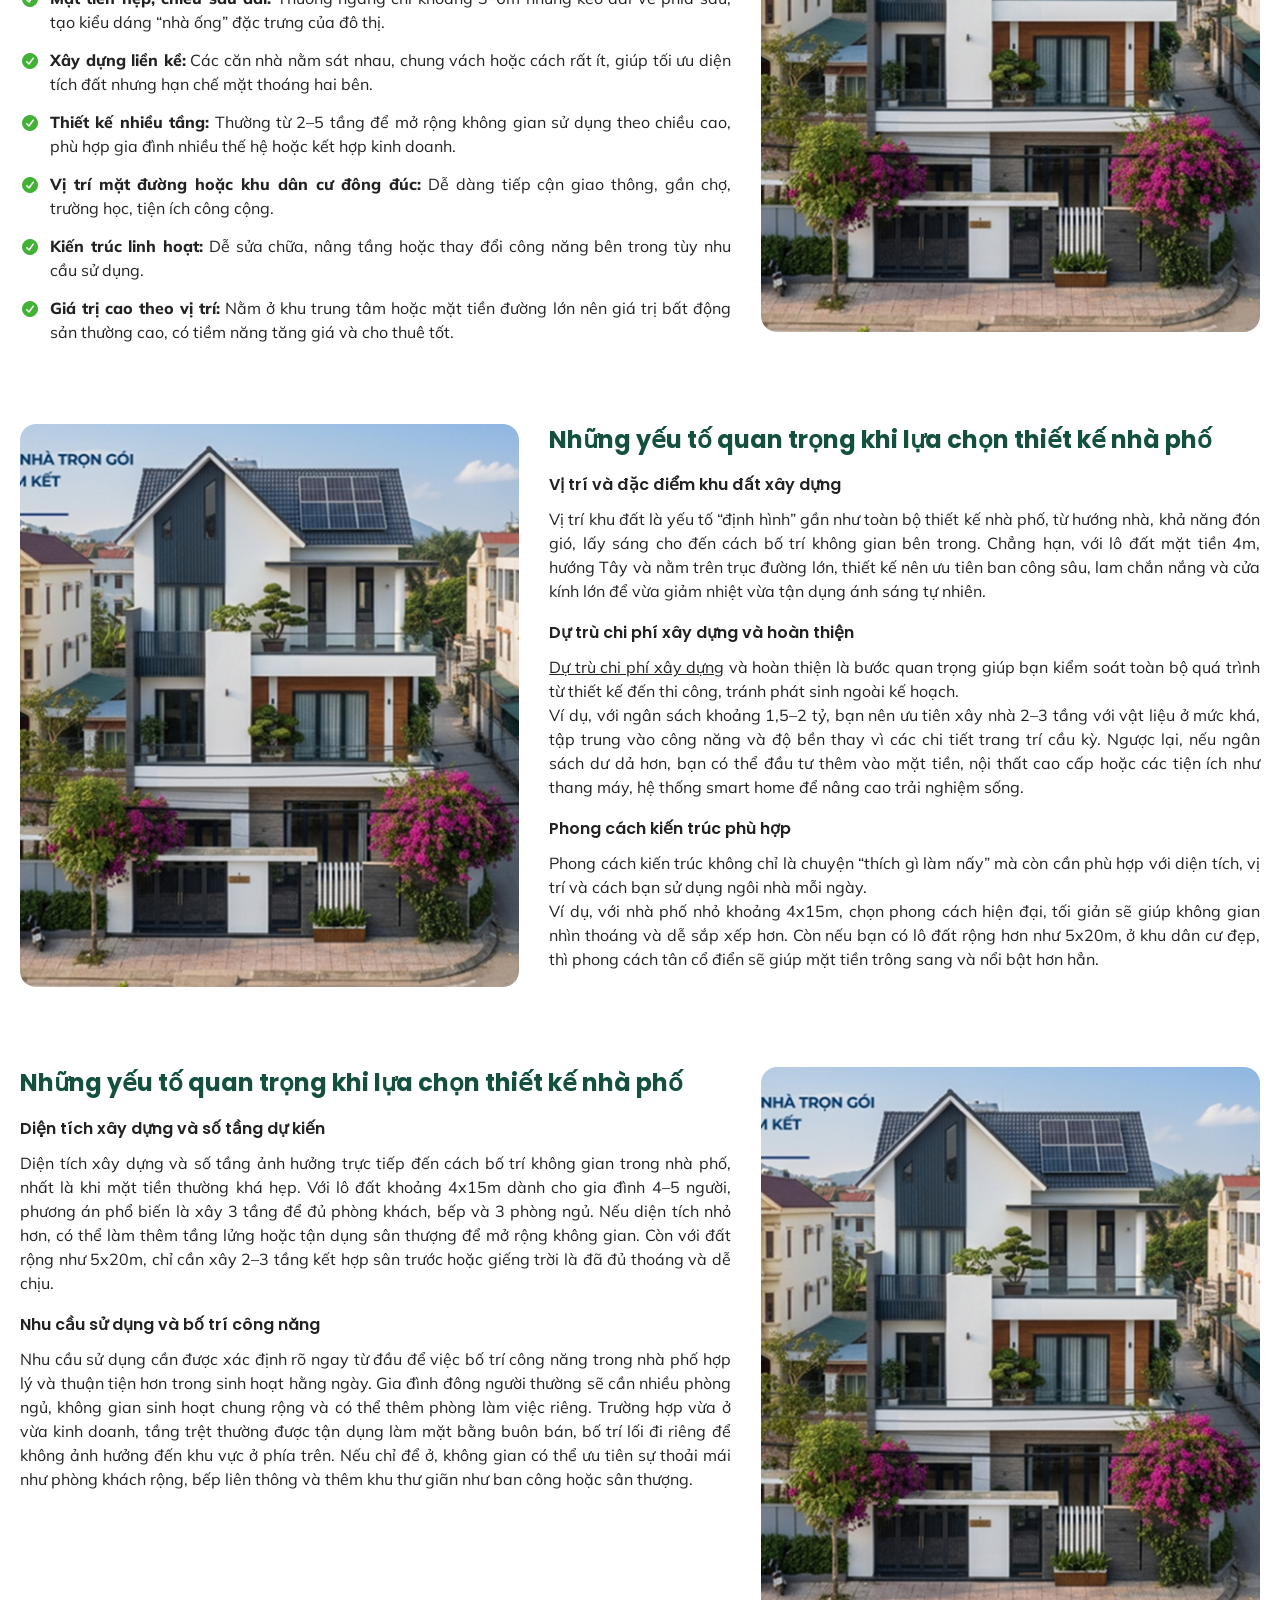
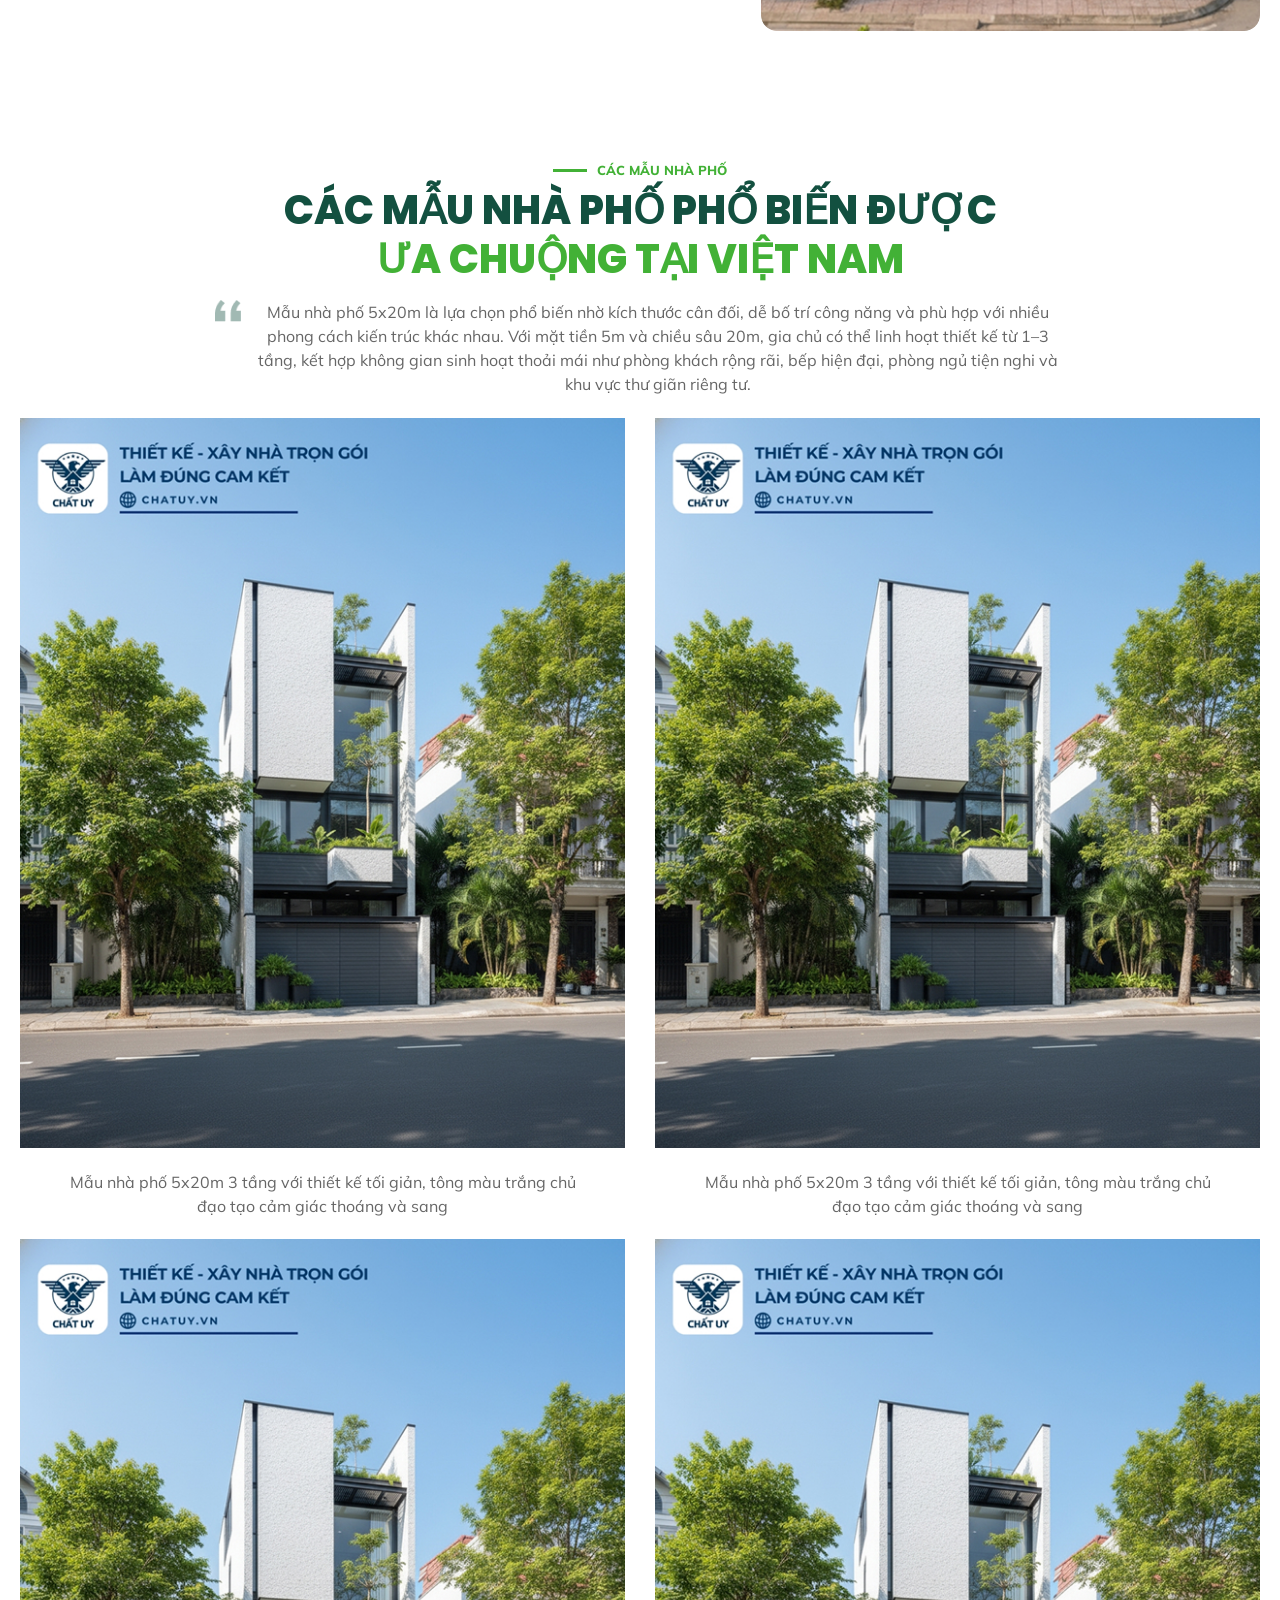
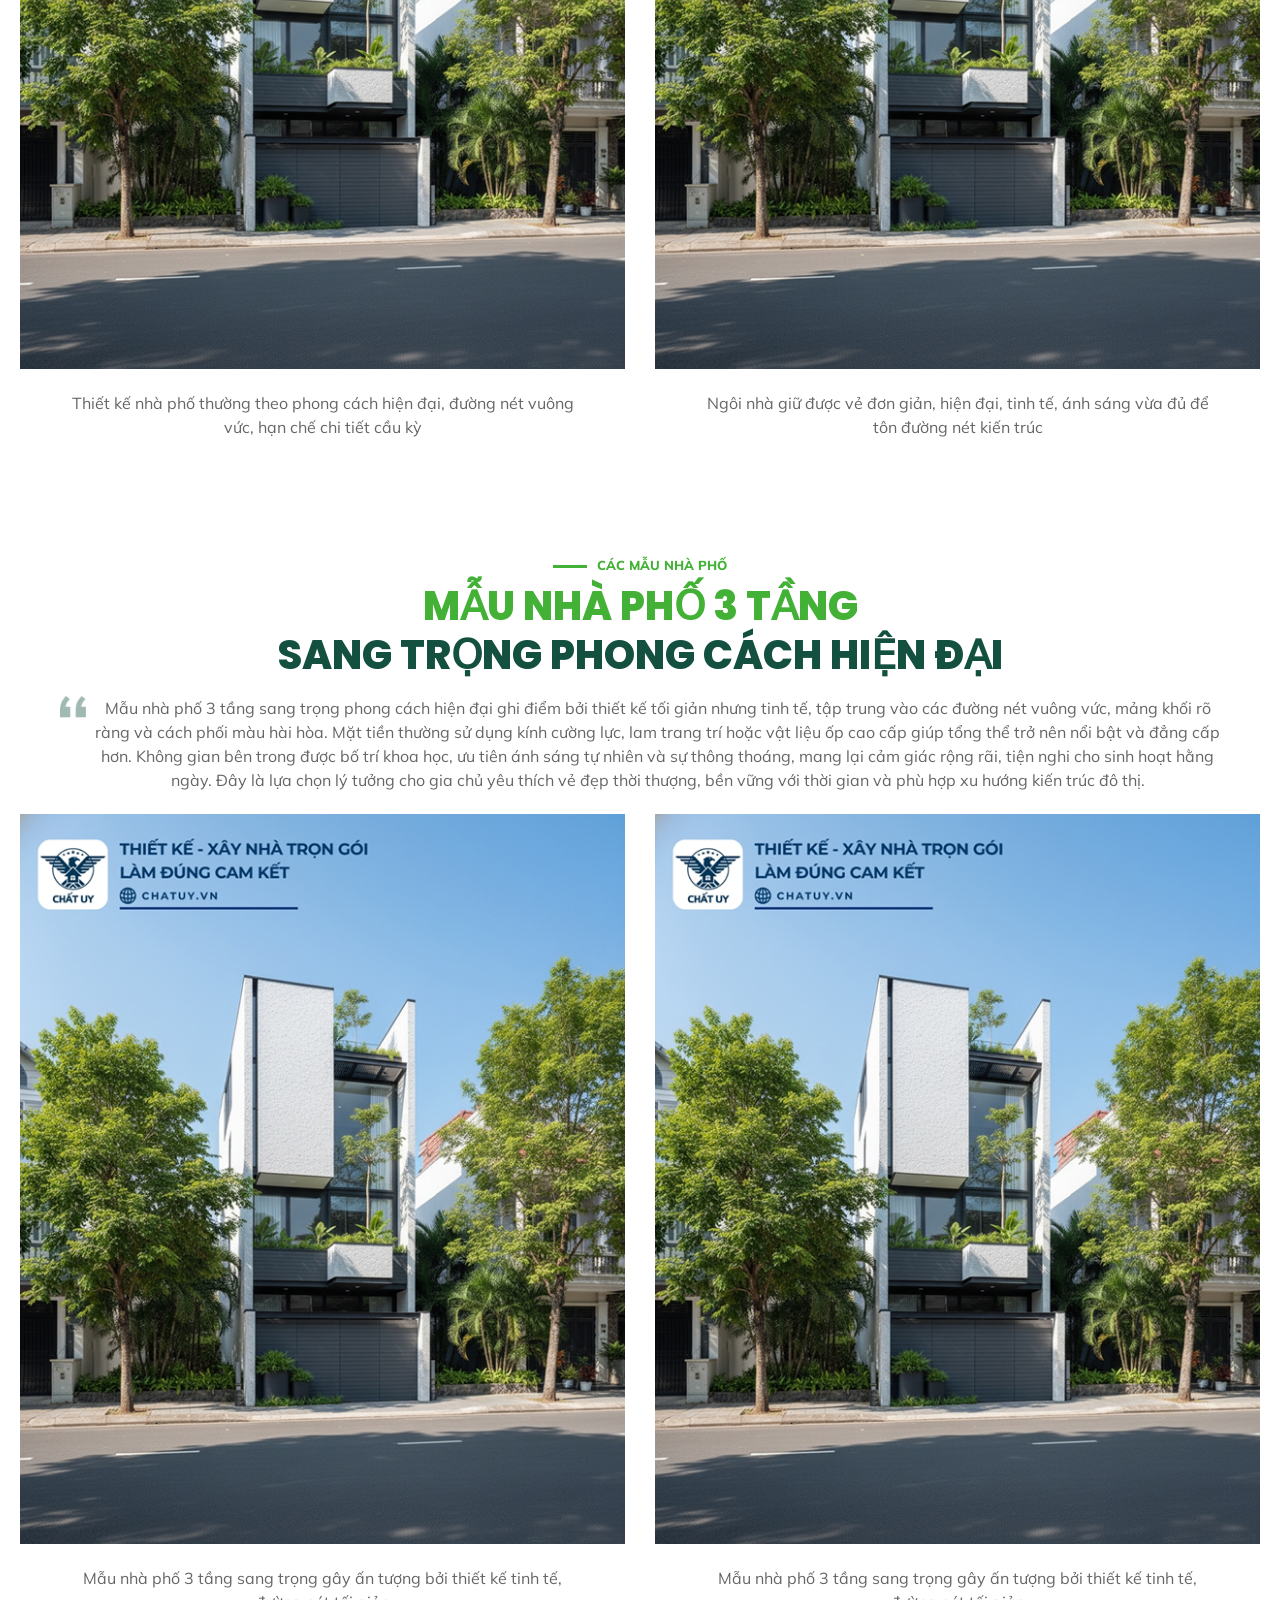
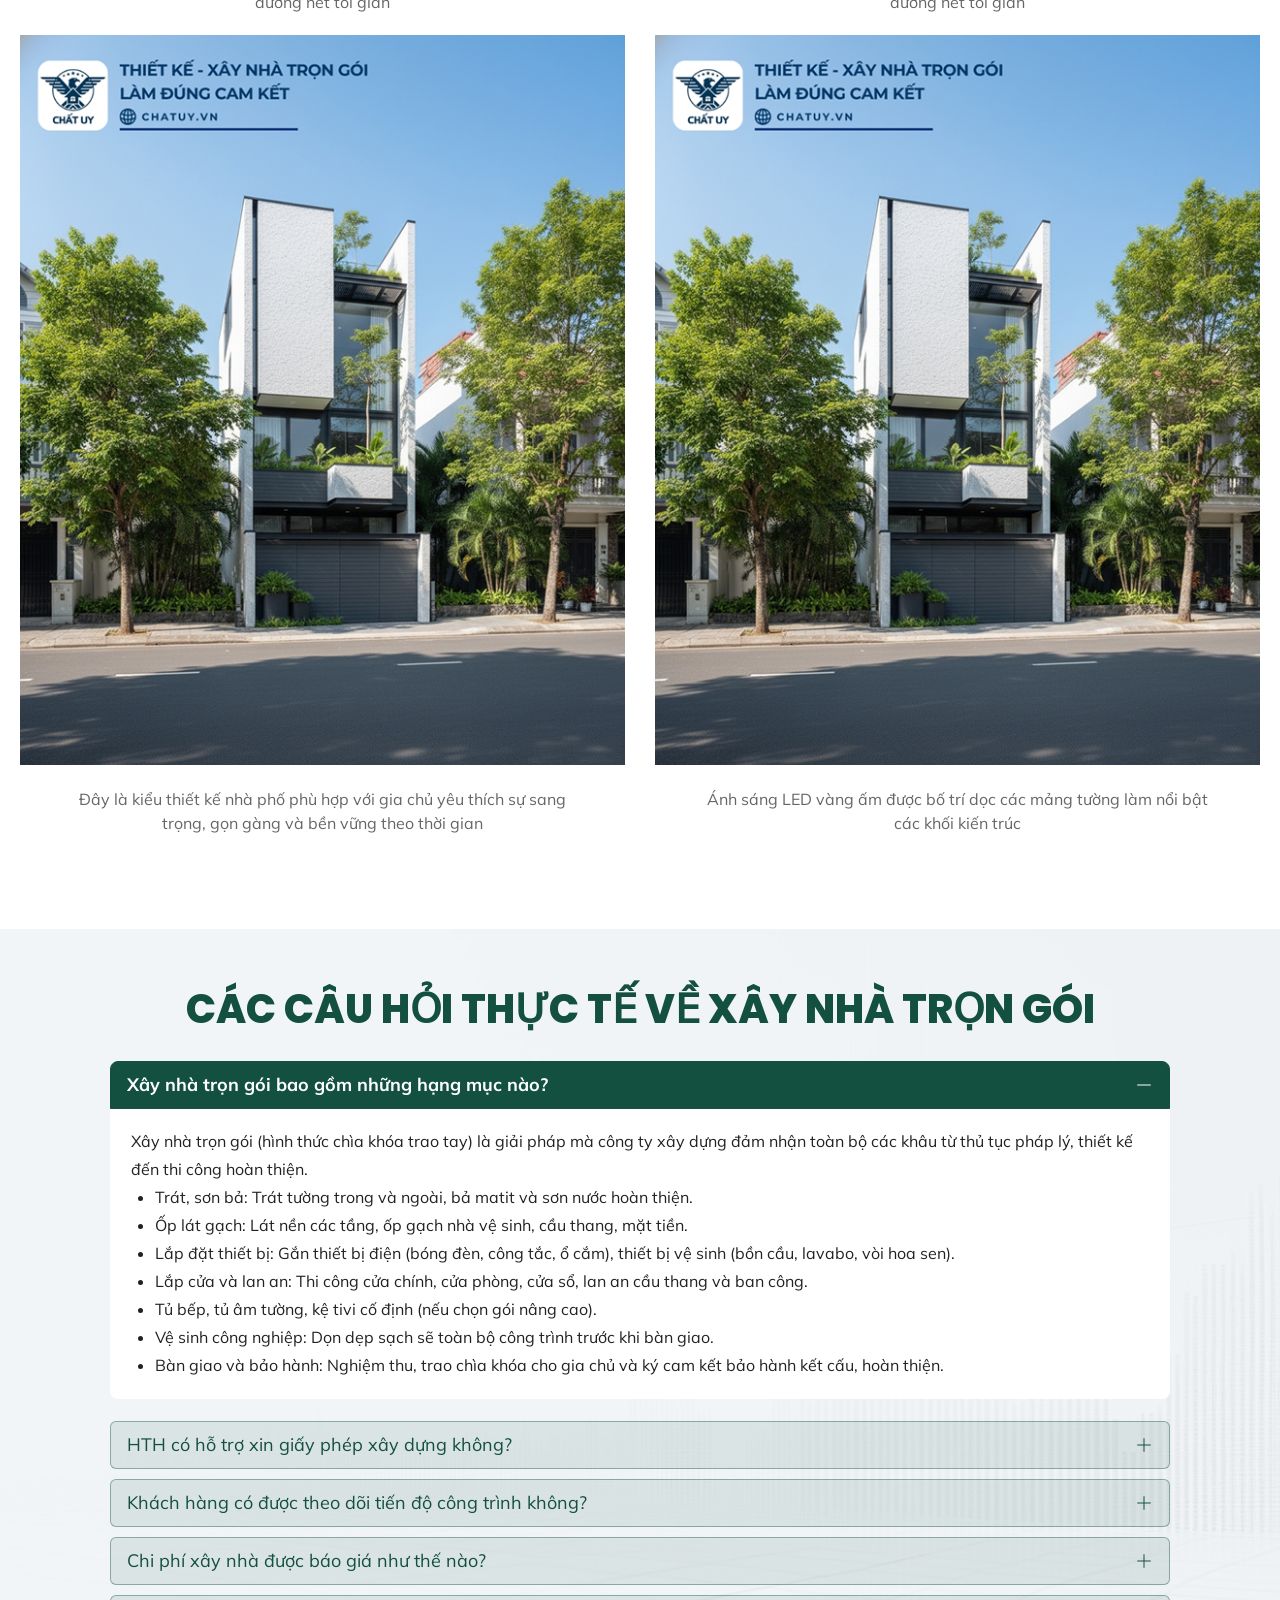
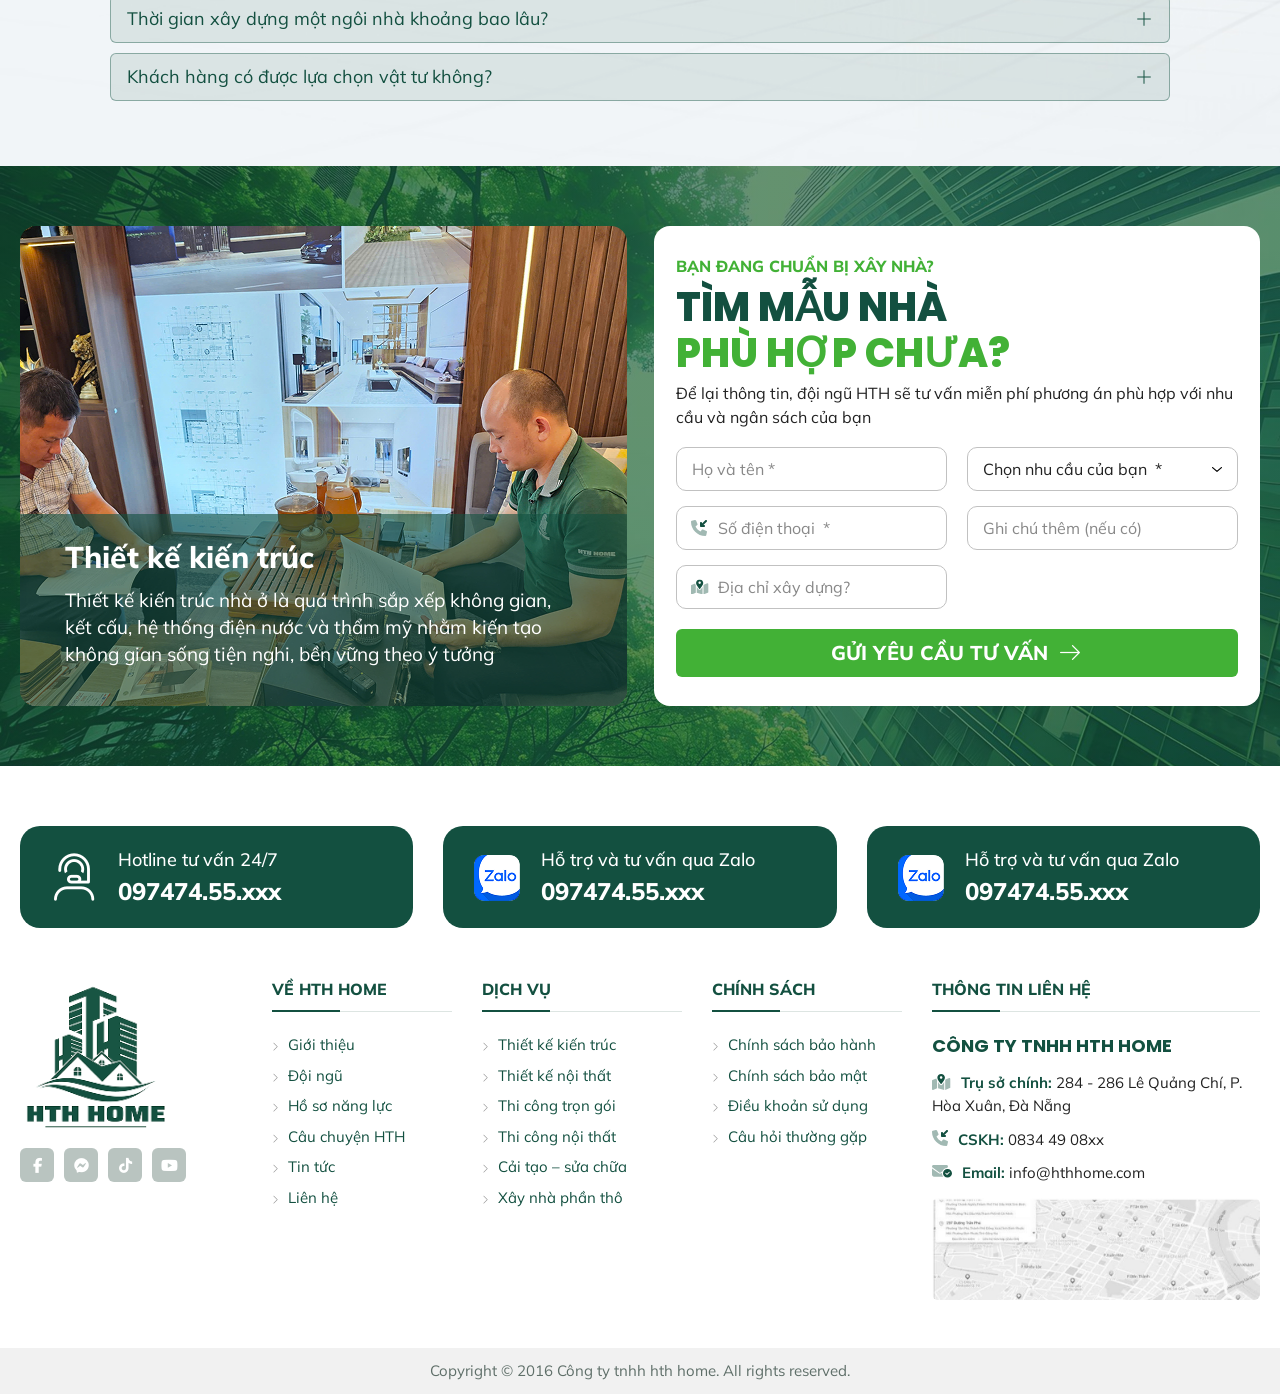
<file: hth-mauNha-duAn.html>
<!DOCTYPE html>
<html lang="vi">

<head>
    <meta charset="UTF-8">
    <meta name="viewport" content="width=device-width, initial-scale=1">
    <title>Mẫu nhà &amp; Dự án - HTH HOME</title>
    <meta name="description"
        content="Tổng hợp mẫu nhà phố, nhà mái Thái, mái Nhật và dự án thực tế do HTH HOME thiết kế, thi công.">
    <link rel="icon" href="assets/logos/hth-home-logo.png">
    <link rel="stylesheet" href="assets/vendor/bootstrap/css/bootstrap.min.css">
    <link rel="stylesheet" href="assets/vendor/fontawesome/css/all.min.css">
    <link rel="stylesheet" href="assets/vendor/aos/aos.css">
    <link rel="stylesheet" href="assets/vendor/swiper/swiper-bundle.min.css">
    <link rel="stylesheet" href="assets/css/styles.css">
    <link rel="stylesheet" href="assets/css/responsive.css">
</head>

<body>
    <header class="site-header" id="siteHeader">
        <div class="container-header site-header-inner">
            <a class="site-logo" href="index.html">
                <img src="assets/logos/hth-home-logo.png" alt="HTH HOME" width="162" height="162">
            </a>

            <nav class="main-nav" id="mainNav" aria-label="Điều hướng chính">
                <ul class="main-nav-list">
                    <li class="main-nav-item">
                        <a class="main-nav-link" href="index.html"><i class="fa-duotone fa-solid fa-house-blank"></i>
                            Trang chủ</a>
                    </li>
                    <li class="main-nav-item has-submenu">
                        <a class="main-nav-link" href="hth-xayNhaTronGoi.html">Xây nhà trọn gói <i class="fa-solid fa-chevron-down"></i></a>
                        <ul class="submenu">
                            <li><a href="hth-xayNhaTronGoi.html">Xây nhà trọn gói</a></li>
                            <li><a href="#">Xây nhà phần thô</a></li>
                            <li><a href="#">Báo giá xây nhà</a></li>
                        </ul>
                    </li>
                    <li class="main-nav-item has-submenu">
                        <a class="main-nav-link" href="HTH-caiTaoNha.html">Cải tạo nhà <i
                                class="fa-solid fa-chevron-down"></i></a>
                        <ul class="submenu">
                            <li><a href="HTH-caiTaoNha.html">Cải tạo nhà phố</a></li>
                            <li><a href="HTH-caiTaoNha.html">Cải tạo chung cư</a></li>
                            <li><a href="HTH-caiTaoNha.html">Sửa chữa nhà</a></li>
                        </ul>
                    </li>
                    <li class="main-nav-item has-submenu">
                        <a class="main-nav-link" href="hth-thiCong-xayDung.html">Thi công <i class="fa-solid fa-chevron-down"></i></a>
                        <ul class="submenu">
                            <li><a href="hth-thiCong-xayDung.html">Thi công phần thô</a></li>
                            <li><a href="hth-thiCong-xayDung.html">Thi công hoàn thiện</a></li>
                            <li><a href="hth-thiCong-xayDung.html">Thi công nội thất</a></li>
                        </ul>
                    </li>
                    <li class="main-nav-item has-submenu is-active">
                        <a class="main-nav-link" href="hth-mauNha-duAn.html">Mẫu nhà &amp; dự án <i
                                class="fa-solid fa-chevron-down"></i></a>
                        <ul class="submenu">
                            <li><a href="hth-mauNha-duAn.html">Mẫu nhà phố</a></li>
                            <li><a href="hth-mauNha-duAn.html">Mẫu biệt thự</a></li>
                            <li><a href="hth-mauNha-duAn.html">Công trình thực tế</a></li>
                        </ul>
                    </li>
                    <li class="main-nav-item has-submenu">
                        <a class="main-nav-link" href="hth-baiViet.html">Kiến thức <i class="fa-solid fa-chevron-down"></i></a>
                        <ul class="submenu">
                            <li><a href="hth-baiViet.html">Kinh nghiệm xây nhà</a></li>
                            <li><a href="hth-phongThuy.html">Phong thủy</a></li>
                            <li><a href="#">Kỹ thuật thi công</a></li>
                        </ul>
                    </li>
                    <li class="main-nav-item has-submenu">
                        <a class="main-nav-link" href="hth-gioiThieu.html">Giới thiệu <i class="fa-solid fa-chevron-down"></i></a>
                        <ul class="submenu">
                            <li><a href="hth-gioiThieu.html">Về HTH HOME</a></li>
                            <li><a href="hth-doiNgu.html">Đội ngũ</a></li>
                            <li><a href="hth-hoSoNangLuc.html">Hồ sơ năng lực</a></li>
                        </ul>
                    </li>
                    <li class="main-nav-item">
                        <a class="main-nav-link" href="hth-lienHe.html">Liên hệ</a>
                    </li>
                </ul>
            </nav>

            <div class="site-header-actions">
                <button class="header-search" type="button" id="searchToggle" aria-label="Tìm kiếm"
                    aria-expanded="false" aria-controls="headerSearch">
                    <i class="fa-light fa-magnifying-glass"></i>
                    <i class="fa-light fa-xmark"></i>
                </button>
                <a class="button button-primary header-cta" href="#contact">Nhận tư vấn</a>
                <button class="nav-toggle" type="button" id="navToggle" aria-label="Mở menu" aria-expanded="false"
                    aria-controls="mainNav">
                    <span></span><span></span><span></span>
                </button>
            </div>
        </div>

        <div class="header-search-panel" id="headerSearch">
            <form class="search-form container-header" role="search" action="#" method="get">
                <label class="visually-hidden" for="searchKeyword">Từ khoá tìm kiếm</label>
                <input class="form-control search-input" id="searchKeyword" name="q" type="search"
                    placeholder="Tìm mẫu nhà, dịch vụ, bài viết…" autocomplete="off">
                <button class="button button-primary search-submit" type="submit">
                    <i class="fa-sharp fa-light fa-magnifying-glass"></i>Tìm kiếm
                </button>
            </form>
        </div>
    </header>

    <main>

        <section class="section-full service-hero projects-hero-section">
            <div class="container-custom service-hero-inner">
                <nav class="breadcrumb-nav" aria-label="Breadcrumb">
                    <ol class="breadcrumb-list">
                        <li><a href="index.html"><i class="fa-solid fa-house"></i>Trang chủ</a></li>
                        <li aria-current="page">Mẫu nhà &amp; Dự án</li>
                    </ol>
                </nav>

                <div class="service-hero-content">
                    <p class="eyebrow eyebrow-lead" data-aos="fade-up">Dịch vụ xây dựng dân dụng</p>
                    <h1 class="service-hero-title projects-hero-title" data-aos="fade-up">Mẫu nhà &amp; dự án</h1>
                    <p class="projects-hero-subtitle" data-aos="fade-up">Nền móng chuẩn kỹ thuật cho một ngôi nhà bền vững</p>
                    <p class="service-hero-description projects-hero-description" data-aos="fade-up">Khám phá 50+ mẫu nhà phố
                        đẹp 2026 do Chất Uy tổng hợp, cập nhật xu hướng mới nhất, giúp bạn dễ dàng tìm ý tưởng phù hợp. Thiết kế
                        tinh tế, tối ưu công năng.</p>

                    <div class="projects-hero-actions" data-aos="fade-up">
                        <a class="button button-primary button-lg" href="#contact">Nhận báo giá phần thô <i
                                class="fa-light fa-arrow-right"></i></a>
                        <a class="button button-outline-light button-lg" href="#"><i
                                class="fa-solid fa-circle-play"></i>Xem quy trình thi công</a>
                    </div>
                </div>
            </div>
        </section>

        <section class="section-full house-filter-section">
            <div class="container-custom">
                <form class="house-filter" action="#" method="get">
                    <label class="visually-hidden" for="filterFloors">Số tầng</label>
                    <select class="form-control" id="filterFloors" name="floors">
                        <option value="">Số tầng</option>
                        <option value="1">1 tầng</option>
                        <option value="2">2 tầng</option>
                        <option value="3">3 tầng</option>
                        <option value="4">4 tầng</option>
                        <option value="5">5 tầng trở lên</option>
                    </select>

                    <label class="visually-hidden" for="filterFrontage">Mặt tiền</label>
                    <select class="form-control" id="filterFrontage" name="frontage">
                        <option value="">Mặt tiền</option>
                        <option value="duoi-5">Dưới 5m</option>
                        <option value="5-7">5m - 7m</option>
                        <option value="tren-7">Trên 7m</option>
                    </select>

                    <label class="visually-hidden" for="filterStyle">Phong cách</label>
                    <select class="form-control" id="filterStyle" name="style">
                        <option value="">Phong cách</option>
                        <option value="hien-dai">Hiện đại</option>
                        <option value="tan-co-dien">Tân cổ điển</option>
                        <option value="mai-nhat">Mái Nhật</option>
                        <option value="mai-thai">Mái Thái</option>
                    </select>

                    <label class="visually-hidden" for="filterArea">Diện tích</label>
                    <select class="form-control" id="filterArea" name="area">
                        <option value="">Diện tích</option>
                        <option value="duoi-100">Dưới 100m²</option>
                        <option value="100-200">100m² - 200m²</option>
                        <option value="tren-200">Trên 200m²</option>
                    </select>

                    <button class="button button-primary house-filter-submit" type="submit">Tìm kiếm <i
                            class="fa-light fa-magnifying-glass"></i></button>
                </form>
            </div>
        </section>

        <section class="section house-list-section">
            <div class="container-custom">
                <div class="filter-list filter-list-center pill-list" data-aos="fade-up">
                    <button class="filter-button pill-button is-active" type="button">Mẫu nhà mái Nhật</button>
                    <button class="filter-button pill-button" type="button">Mẫu nhà mái Thái</button>
                    <button class="filter-button pill-button" type="button">Mẫu nhà phố</button>
                    <button class="filter-button pill-button" type="button">Nhà phố 2 tầng</button>
                    <button class="filter-button pill-button" type="button">Nhà phố 3 tầng</button>
                    <button class="filter-button pill-button" type="button">Nhà phố 4 tầng</button>
                    <button class="filter-button pill-button" type="button">Nhà phố 5 tầng</button>
                    <button class="filter-button pill-button" type="button">Nhà phố tân cổ điển</button>
                    <button class="filter-button pill-button" type="button">Mẫu nhà vườn</button>
                </div>

                <div class="house-grid">
                    <article class="house-card" data-aos="fade-up" data-aos-delay="0">
                        <a class="house-card-image" href="#">
                            <img src="assets/images/house-sample-01.jpg" alt="Thi công nhà mái Thái 3 tầng của anh Đức" loading="lazy">
                        </a>
                        <h3 class="house-card-title"><a href="#">Thi công nhà mái Thái 3 tầng của anh Đức</a></h3>
                        <ul class="spec-list">
                            <li><i class="fa-solid fa-user"></i><span><strong>Chủ đầu tư:</strong> Anh Đức</span></li>
                            <li><i class="fa-solid fa-map-pin"></i><span><strong>Địa điểm:</strong> Lục Ngạn - Bắc Giang</span></li>
                            <li><i class="fa-solid fa-building"></i><span><strong>Số tầng:</strong> 3 tầng</span></li>
                            <li><i class="fa-solid fa-arrows-maximize"></i><span><strong>Mặt tiền:</strong> 9.2m</span></li>
                        </ul>
                        <a class="button button-soft" href="#">Xem chi tiết</a>
                    </article>
                    <article class="house-card" data-aos="fade-up" data-aos-delay="80">
                        <a class="house-card-image" href="#">
                            <img src="assets/images/house-sample-02.jpg" alt="Thi công nhà mái Thái 3 tầng của anh Đức" loading="lazy">
                        </a>
                        <h3 class="house-card-title"><a href="#">Thi công nhà mái Thái 3 tầng của anh Đức</a></h3>
                        <ul class="spec-list">
                            <li><i class="fa-solid fa-user"></i><span><strong>Chủ đầu tư:</strong> Anh Đức</span></li>
                            <li><i class="fa-solid fa-map-pin"></i><span><strong>Địa điểm:</strong> Lục Ngạn - Bắc Giang</span></li>
                            <li><i class="fa-solid fa-building"></i><span><strong>Số tầng:</strong> 3 tầng</span></li>
                            <li><i class="fa-solid fa-arrows-maximize"></i><span><strong>Mặt tiền:</strong> 9.2m</span></li>
                        </ul>
                        <a class="button button-soft" href="#">Xem chi tiết</a>
                    </article>
                    <article class="house-card" data-aos="fade-up" data-aos-delay="160">
                        <a class="house-card-image" href="#">
                            <img src="assets/images/house-sample-03.jpg" alt="Thi công nhà mái Thái 3 tầng của anh Đức" loading="lazy">
                        </a>
                        <h3 class="house-card-title"><a href="#">Thi công nhà mái Thái 3 tầng của anh Đức</a></h3>
                        <ul class="spec-list">
                            <li><i class="fa-solid fa-user"></i><span><strong>Chủ đầu tư:</strong> Anh Đức</span></li>
                            <li><i class="fa-solid fa-map-pin"></i><span><strong>Địa điểm:</strong> Lục Ngạn - Bắc Giang</span></li>
                            <li><i class="fa-solid fa-building"></i><span><strong>Số tầng:</strong> 3 tầng</span></li>
                            <li><i class="fa-solid fa-arrows-maximize"></i><span><strong>Mặt tiền:</strong> 9.2m</span></li>
                        </ul>
                        <a class="button button-soft" href="#">Xem chi tiết</a>
                    </article>
                    <article class="house-card" data-aos="fade-up" data-aos-delay="240">
                        <a class="house-card-image" href="#">
                            <img src="assets/images/house-sample-04.jpg" alt="Thi công nhà mái Thái 3 tầng của anh Đức" loading="lazy">
                        </a>
                        <h3 class="house-card-title"><a href="#">Thi công nhà mái Thái 3 tầng của anh Đức</a></h3>
                        <ul class="spec-list">
                            <li><i class="fa-solid fa-user"></i><span><strong>Chủ đầu tư:</strong> Anh Đức</span></li>
                            <li><i class="fa-solid fa-map-pin"></i><span><strong>Địa điểm:</strong> Lục Ngạn - Bắc Giang</span></li>
                            <li><i class="fa-solid fa-building"></i><span><strong>Số tầng:</strong> 3 tầng</span></li>
                            <li><i class="fa-solid fa-arrows-maximize"></i><span><strong>Mặt tiền:</strong> 9.2m</span></li>
                        </ul>
                        <a class="button button-soft" href="#">Xem chi tiết</a>
                    </article>
                    <article class="house-card" data-aos="fade-up" data-aos-delay="0">
                        <a class="house-card-image" href="#">
                            <img src="assets/images/house-sample-01.jpg" alt="Thi công nhà mái Thái 3 tầng của anh Đức" loading="lazy">
                        </a>
                        <h3 class="house-card-title"><a href="#">Thi công nhà mái Thái 3 tầng của anh Đức</a></h3>
                        <ul class="spec-list">
                            <li><i class="fa-solid fa-user"></i><span><strong>Chủ đầu tư:</strong> Anh Đức</span></li>
                            <li><i class="fa-solid fa-map-pin"></i><span><strong>Địa điểm:</strong> Lục Ngạn - Bắc Giang</span></li>
                            <li><i class="fa-solid fa-building"></i><span><strong>Số tầng:</strong> 3 tầng</span></li>
                            <li><i class="fa-solid fa-arrows-maximize"></i><span><strong>Mặt tiền:</strong> 9.2m</span></li>
                        </ul>
                        <a class="button button-soft" href="#">Xem chi tiết</a>
                    </article>
                    <article class="house-card" data-aos="fade-up" data-aos-delay="80">
                        <a class="house-card-image" href="#">
                            <img src="assets/images/house-sample-02.jpg" alt="Thi công nhà mái Thái 3 tầng của anh Đức" loading="lazy">
                        </a>
                        <h3 class="house-card-title"><a href="#">Thi công nhà mái Thái 3 tầng của anh Đức</a></h3>
                        <ul class="spec-list">
                            <li><i class="fa-solid fa-user"></i><span><strong>Chủ đầu tư:</strong> Anh Đức</span></li>
                            <li><i class="fa-solid fa-map-pin"></i><span><strong>Địa điểm:</strong> Lục Ngạn - Bắc Giang</span></li>
                            <li><i class="fa-solid fa-building"></i><span><strong>Số tầng:</strong> 3 tầng</span></li>
                            <li><i class="fa-solid fa-arrows-maximize"></i><span><strong>Mặt tiền:</strong> 9.2m</span></li>
                        </ul>
                        <a class="button button-soft" href="#">Xem chi tiết</a>
                    </article>
                    <article class="house-card" data-aos="fade-up" data-aos-delay="160">
                        <a class="house-card-image" href="#">
                            <img src="assets/images/house-sample-03.jpg" alt="Thi công nhà mái Thái 3 tầng của anh Đức" loading="lazy">
                        </a>
                        <h3 class="house-card-title"><a href="#">Thi công nhà mái Thái 3 tầng của anh Đức</a></h3>
                        <ul class="spec-list">
                            <li><i class="fa-solid fa-user"></i><span><strong>Chủ đầu tư:</strong> Anh Đức</span></li>
                            <li><i class="fa-solid fa-map-pin"></i><span><strong>Địa điểm:</strong> Lục Ngạn - Bắc Giang</span></li>
                            <li><i class="fa-solid fa-building"></i><span><strong>Số tầng:</strong> 3 tầng</span></li>
                            <li><i class="fa-solid fa-arrows-maximize"></i><span><strong>Mặt tiền:</strong> 9.2m</span></li>
                        </ul>
                        <a class="button button-soft" href="#">Xem chi tiết</a>
                    </article>
                    <article class="house-card" data-aos="fade-up" data-aos-delay="240">
                        <a class="house-card-image" href="#">
                            <img src="assets/images/house-sample-04.jpg" alt="Thi công nhà mái Thái 3 tầng của anh Đức" loading="lazy">
                        </a>
                        <h3 class="house-card-title"><a href="#">Thi công nhà mái Thái 3 tầng của anh Đức</a></h3>
                        <ul class="spec-list">
                            <li><i class="fa-solid fa-user"></i><span><strong>Chủ đầu tư:</strong> Anh Đức</span></li>
                            <li><i class="fa-solid fa-map-pin"></i><span><strong>Địa điểm:</strong> Lục Ngạn - Bắc Giang</span></li>
                            <li><i class="fa-solid fa-building"></i><span><strong>Số tầng:</strong> 3 tầng</span></li>
                            <li><i class="fa-solid fa-arrows-maximize"></i><span><strong>Mặt tiền:</strong> 9.2m</span></li>
                        </ul>
                        <a class="button button-soft" href="#">Xem chi tiết</a>
                    </article>
                    <article class="house-card" data-aos="fade-up" data-aos-delay="0">
                        <a class="house-card-image" href="#">
                            <img src="assets/images/house-sample-01.jpg" alt="Thi công nhà mái Thái 3 tầng của anh Đức" loading="lazy">
                        </a>
                        <h3 class="house-card-title"><a href="#">Thi công nhà mái Thái 3 tầng của anh Đức</a></h3>
                        <ul class="spec-list">
                            <li><i class="fa-solid fa-user"></i><span><strong>Chủ đầu tư:</strong> Anh Đức</span></li>
                            <li><i class="fa-solid fa-map-pin"></i><span><strong>Địa điểm:</strong> Lục Ngạn - Bắc Giang</span></li>
                            <li><i class="fa-solid fa-building"></i><span><strong>Số tầng:</strong> 3 tầng</span></li>
                            <li><i class="fa-solid fa-arrows-maximize"></i><span><strong>Mặt tiền:</strong> 9.2m</span></li>
                        </ul>
                        <a class="button button-soft" href="#">Xem chi tiết</a>
                    </article>
                    <article class="house-card" data-aos="fade-up" data-aos-delay="80">
                        <a class="house-card-image" href="#">
                            <img src="assets/images/house-sample-02.jpg" alt="Thi công nhà mái Thái 3 tầng của anh Đức" loading="lazy">
                        </a>
                        <h3 class="house-card-title"><a href="#">Thi công nhà mái Thái 3 tầng của anh Đức</a></h3>
                        <ul class="spec-list">
                            <li><i class="fa-solid fa-user"></i><span><strong>Chủ đầu tư:</strong> Anh Đức</span></li>
                            <li><i class="fa-solid fa-map-pin"></i><span><strong>Địa điểm:</strong> Lục Ngạn - Bắc Giang</span></li>
                            <li><i class="fa-solid fa-building"></i><span><strong>Số tầng:</strong> 3 tầng</span></li>
                            <li><i class="fa-solid fa-arrows-maximize"></i><span><strong>Mặt tiền:</strong> 9.2m</span></li>
                        </ul>
                        <a class="button button-soft" href="#">Xem chi tiết</a>
                    </article>
                    <article class="house-card" data-aos="fade-up" data-aos-delay="160">
                        <a class="house-card-image" href="#">
                            <img src="assets/images/house-sample-03.jpg" alt="Thi công nhà mái Thái 3 tầng của anh Đức" loading="lazy">
                        </a>
                        <h3 class="house-card-title"><a href="#">Thi công nhà mái Thái 3 tầng của anh Đức</a></h3>
                        <ul class="spec-list">
                            <li><i class="fa-solid fa-user"></i><span><strong>Chủ đầu tư:</strong> Anh Đức</span></li>
                            <li><i class="fa-solid fa-map-pin"></i><span><strong>Địa điểm:</strong> Lục Ngạn - Bắc Giang</span></li>
                            <li><i class="fa-solid fa-building"></i><span><strong>Số tầng:</strong> 3 tầng</span></li>
                            <li><i class="fa-solid fa-arrows-maximize"></i><span><strong>Mặt tiền:</strong> 9.2m</span></li>
                        </ul>
                        <a class="button button-soft" href="#">Xem chi tiết</a>
                    </article>
                    <article class="house-card" data-aos="fade-up" data-aos-delay="240">
                        <a class="house-card-image" href="#">
                            <img src="assets/images/house-sample-04.jpg" alt="Thi công nhà mái Thái 3 tầng của anh Đức" loading="lazy">
                        </a>
                        <h3 class="house-card-title"><a href="#">Thi công nhà mái Thái 3 tầng của anh Đức</a></h3>
                        <ul class="spec-list">
                            <li><i class="fa-solid fa-user"></i><span><strong>Chủ đầu tư:</strong> Anh Đức</span></li>
                            <li><i class="fa-solid fa-map-pin"></i><span><strong>Địa điểm:</strong> Lục Ngạn - Bắc Giang</span></li>
                            <li><i class="fa-solid fa-building"></i><span><strong>Số tầng:</strong> 3 tầng</span></li>
                            <li><i class="fa-solid fa-arrows-maximize"></i><span><strong>Mặt tiền:</strong> 9.2m</span></li>
                        </ul>
                        <a class="button button-soft" href="#">Xem chi tiết</a>
                    </article>
                </div>

                <nav class="pagination-nav" aria-label="Phân trang">
                    <ul class="pagination-list">
                        <li><a class="pagination-link" href="#" aria-label="Trang trước"><i class="fa-light fa-chevron-left"></i></a></li>
                        <li><a class="pagination-link is-active" href="#" aria-current="page">1</a></li>
                        <li><a class="pagination-link" href="#">2</a></li>
                        <li><a class="pagination-link" href="#">3</a></li>
                        <li><a class="pagination-link" href="#">4</a></li>
                        <li><a class="pagination-link" href="#">5</a></li>
                        <li><span class="pagination-link pagination-ellipsis">...</span></li>
                        <li><a class="pagination-link" href="#" aria-label="Trang sau"><i class="fa-light fa-chevron-right"></i></a></li>
                    </ul>
                </nav>
            </div>
        </section>

        <section class="section townhouse-guide-section">
            <div class="container-custom">
                <div class="intro-box" data-aos="fade-up">
                    <h2 class="intro-box-title">Chọn được một mẫu nhà phố đẹp không chỉ giúp ngôi nhà trông sang trọng mà còn
                        tạo không gian sống tiện nghi và thoải mái</h2>
                    <p class="intro-box-text">Nhưng giữa nhiều phong cách và cách bố trí khác nhau, việc tìm ra thiết kế phù hợp
                        với nhu cầu và diện tích thực tế không phải lúc nào cũng dễ dàng. Trong bài viết sau, <a href="#">Chất
                            Uy</a> tổng hợp hơn 50 mẫu thiết kế nhà phố đẹp, sang trọng, dẫn đầu xu hướng 2026, mang đến cho bạn
                        nhiều ý tưởng để dễ dàng định hình không gian sống lý tưởng cho tổ ấm của mình.</p>
                </div>

                <div class="article-row">
                    <div class="article-content" data-aos="fade-up">
                        <h2 class="article-heading">Đặc điểm dễ nhận biết về nhà phố</h2>
                        <p>Nhà phố (Townhouse) là loại hình nhà ở phổ biến tại các đô thị, thường được xây dựng liền kề nhau
                            theo từng dãy trên các trục đường lớn hoặc trong khu dân cư. Điểm đặc trưng của nhà phố là diện tích
                            chiều ngang hẹp nhưng chiều sâu dài, tận dụng tối đa quỹ đất để vừa ở vừa kinh doanh. Đây là kiểu nhà
                            phù hợp với nhịp sống năng động, thuận tiện sinh hoạt, buôn bán và đầu tư.</p>
                        <h3 class="article-subheading">Đặc điểm dễ nhận biết của nhà phố:</h3>
                        <ul class="check-list">
                            <li><i class="fa-solid fa-circle-check"></i><span><strong>Mặt tiền hẹp, chiều sâu dài:</strong> Thường ngang chỉ khoảng 3–6m nhưng kéo dài về phía sau, tạo kiểu dáng “nhà ống” đặc trưng của đô thị.</span></li>
                            <li><i class="fa-solid fa-circle-check"></i><span><strong>Xây dựng liền kề:</strong> Các căn nhà nằm sát nhau, chung vách hoặc cách rất ít, giúp tối ưu diện tích đất nhưng hạn chế mặt thoáng hai bên.</span></li>
                            <li><i class="fa-solid fa-circle-check"></i><span><strong>Thiết kế nhiều tầng:</strong> Thường từ 2–5 tầng để mở rộng không gian sử dụng theo chiều cao, phù hợp gia đình nhiều thế hệ hoặc kết hợp kinh doanh.</span></li>
                            <li><i class="fa-solid fa-circle-check"></i><span><strong>Vị trí mặt đường hoặc khu dân cư đông đúc:</strong> Dễ dàng tiếp cận giao thông, gần chợ, trường học, tiện ích công cộng.</span></li>
                            <li><i class="fa-solid fa-circle-check"></i><span><strong>Kiến trúc linh hoạt:</strong> Dễ sửa chữa, nâng tầng hoặc thay đổi công năng bên trong tùy nhu cầu sử dụng.</span></li>
                            <li><i class="fa-solid fa-circle-check"></i><span><strong>Giá trị cao theo vị trí:</strong> Nằm ở khu trung tâm hoặc mặt tiền đường lớn nên giá trị bất động sản thường cao, có tiềm năng tăng giá và cho thuê tốt.</span></li>
                        </ul>
                    </div>
                    <figure class="article-figure" data-aos="fade-left">
                        <img src="assets/images/townhouse-feature.jpg" alt="Mẫu nhà phố 3 tầng mái ngói hiện đại" loading="lazy">
                    </figure>
                </div>

                <div class="article-row article-row-reverse">
                    <div class="article-content" data-aos="fade-up">
                        <h2 class="article-heading">Những yếu tố quan trọng khi lựa chọn thiết kế nhà phố</h2>
                        <h3 class="article-subheading">Vị trí và đặc điểm khu đất xây dựng</h3>
                        <p>Vị trí khu đất là yếu tố “định hình” gần như toàn bộ thiết kế nhà phố, từ hướng nhà, khả năng đón gió,
                            lấy sáng cho đến cách bố trí không gian bên trong. Chẳng hạn, với lô đất mặt tiền 4m, hướng Tây và
                            nằm trên trục đường lớn, thiết kế nên ưu tiên ban công sâu, lam chắn nắng và cửa kính lớn để vừa giảm
                            nhiệt vừa tận dụng ánh sáng tự nhiên.</p>
                        <h3 class="article-subheading">Dự trù chi phí xây dựng và hoàn thiện</h3>
                        <p><a href="#">Dự trù chi phí xây dựng</a> và hoàn thiện là bước quan trọng giúp bạn kiểm soát toàn bộ
                            quá trình từ thiết kế đến thi công, tránh phát sinh ngoài kế hoạch.<br>Ví dụ, với ngân sách khoảng
                            1,5–2 tỷ, bạn nên ưu tiên xây nhà 2–3 tầng với vật liệu ở mức khá, tập trung vào công năng và độ bền
                            thay vì các chi tiết trang trí cầu kỳ. Ngược lại, nếu ngân sách dư dả hơn, bạn có thể đầu tư thêm vào
                            mặt tiền, nội thất cao cấp hoặc các tiện ích như thang máy, hệ thống smart home để nâng cao trải
                            nghiệm sống.</p>
                        <h3 class="article-subheading">Phong cách kiến trúc phù hợp</h3>
                        <p>Phong cách kiến trúc không chỉ là chuyện “thích gì làm nấy” mà còn cần phù hợp với diện tích, vị trí
                            và cách bạn sử dụng ngôi nhà mỗi ngày.<br>Ví dụ, với nhà phố nhỏ khoảng 4x15m, chọn phong cách hiện
                            đại, tối giản sẽ giúp không gian nhìn thoáng và dễ sắp xếp hơn. Còn nếu bạn có lô đất rộng hơn như
                            5x20m, ở khu dân cư đẹp, thì phong cách tân cổ điển sẽ giúp mặt tiền trông sang và nổi bật hơn hẳn.</p>
                    </div>
                    <figure class="article-figure" data-aos="fade-right">
                        <img src="assets/images/townhouse-feature.jpg" alt="Nhà phố 3 tầng với ban công cây xanh" loading="lazy">
                    </figure>
                </div>

                <div class="article-row">
                    <div class="article-content" data-aos="fade-up">
                        <h2 class="article-heading">Những yếu tố quan trọng khi lựa chọn thiết kế nhà phố</h2>
                        <h3 class="article-subheading">Diện tích xây dựng và số tầng dự kiến</h3>
                        <p>Diện tích xây dựng và số tầng ảnh hưởng trực tiếp đến cách bố trí không gian trong nhà phố, nhất là
                            khi mặt tiền thường khá hẹp. Với lô đất khoảng 4x15m dành cho gia đình 4–5 người, phương án phổ biến
                            là xây 3 tầng để đủ phòng khách, bếp và 3 phòng ngủ. Nếu diện tích nhỏ hơn, có thể làm thêm tầng lửng
                            hoặc tận dụng sân thượng để mở rộng không gian. Còn với đất rộng như 5x20m, chỉ cần xây 2–3 tầng kết
                            hợp sân trước hoặc giếng trời là đã đủ thoáng và dễ chịu.</p>
                        <h3 class="article-subheading">Nhu cầu sử dụng và bố trí công năng</h3>
                        <p>Nhu cầu sử dụng cần được xác định rõ ngay từ đầu để việc bố trí công năng trong nhà phố hợp lý và
                            thuận tiện hơn trong sinh hoạt hằng ngày. Gia đình đông người thường sẽ cần nhiều phòng ngủ, không
                            gian sinh hoạt chung rộng và có thể thêm phòng làm việc riêng. Trường hợp vừa ở vừa kinh doanh, tầng
                            trệt thường được tận dụng làm mặt bằng buôn bán, bố trí lối đi riêng để không ảnh hưởng đến khu vực ở
                            phía trên. Nếu chỉ để ở, không gian có thể ưu tiên sự thoải mái như phòng khách rộng, bếp liên thông
                            và thêm khu thư giãn như ban công hoặc sân thượng.</p>
                    </div>
                    <figure class="article-figure" data-aos="fade-left">
                        <img src="assets/images/townhouse-feature.jpg" alt="Mặt tiền nhà phố 3 tầng" loading="lazy">
                    </figure>
                </div>
            </div>
        </section>

        <section class="section house-gallery-section">
            <div class="container-custom">
                <p class="eyebrow eyebrow-lead eyebrow-accent" data-aos="fade-up">Các mẫu nhà phố</p>
                <h2 class="section-title section-title-center gallery-title" data-aos="fade-up">
                    <span>Các mẫu nhà phố phổ biến được</span>
                    <span class="highlight">ưa chuộng tại Việt Nam</span>
                </h2>
                <blockquote class="section-quote section-quote-center gallery-quote" data-aos="fade-up">
                    Mẫu nhà phố 5x20m là lựa chọn phổ biến nhờ kích thước cân đối, dễ bố trí công năng và phù hợp với nhiều
                    phong cách kiến trúc khác nhau. Với mặt tiền 5m và chiều sâu 20m, gia chủ có thể linh hoạt thiết kế từ 1–3
                    tầng, kết hợp không gian sinh hoạt thoải mái như phòng khách rộng rãi, bếp hiện đại, phòng ngủ tiện nghi và
                    khu vực thư giãn riêng tư.
                </blockquote>

                <div class="gallery-grid">
                    <figure class="gallery-item" data-aos="fade-up" data-aos-delay="0">
                        <div class="gallery-image"><img src="assets/images/townhouse-gallery.jpg" alt="Mẫu nhà phố 5x20m 3 tầng tông trắng" loading="lazy"></div>
                        <figcaption>Mẫu nhà phố 5x20m 3 tầng với thiết kế tối giản, tông màu trắng chủ đạo tạo cảm giác thoáng và sang</figcaption>
                    </figure>
                    <figure class="gallery-item" data-aos="fade-up" data-aos-delay="80">
                        <div class="gallery-image"><img src="assets/images/townhouse-gallery.jpg" alt="Mẫu nhà phố 5x20m 3 tầng hiện đại" loading="lazy"></div>
                        <figcaption>Mẫu nhà phố 5x20m 3 tầng với thiết kế tối giản, tông màu trắng chủ đạo tạo cảm giác thoáng và sang</figcaption>
                    </figure>
                    <figure class="gallery-item" data-aos="fade-up" data-aos-delay="0">
                        <div class="gallery-image"><img src="assets/images/townhouse-gallery.jpg" alt="Nhà phố phong cách hiện đại, đường nét vuông vức" loading="lazy"></div>
                        <figcaption>Thiết kế nhà phố thường theo phong cách hiện đại, đường nét vuông vức, hạn chế chi tiết cầu kỳ</figcaption>
                    </figure>
                    <figure class="gallery-item" data-aos="fade-up" data-aos-delay="80">
                        <div class="gallery-image"><img src="assets/images/townhouse-gallery.jpg" alt="Nhà phố hiện đại với ánh sáng tinh tế" loading="lazy"></div>
                        <figcaption>Ngôi nhà giữ được vẻ đơn giản, hiện đại, tinh tế, ánh sáng vừa đủ để tôn đường nét kiến trúc</figcaption>
                    </figure>
                </div>
            </div>
        </section>

        <section class="section house-gallery-section">
            <div class="container-custom">
                <p class="eyebrow eyebrow-lead eyebrow-accent" data-aos="fade-up">Các mẫu nhà phố</p>
                <h2 class="section-title section-title-center gallery-title" data-aos="fade-up">
                    <span class="highlight">Mẫu nhà phố 3 tầng</span>
                    <span>sang trọng phong cách hiện đại</span>
                </h2>
                <blockquote class="section-quote section-quote-center gallery-quote gallery-quote-wide" data-aos="fade-up">
                    Mẫu nhà phố 3 tầng sang trọng phong cách hiện đại ghi điểm bởi thiết kế tối giản nhưng tinh tế, tập trung vào
                    các đường nét vuông vức, mảng khối rõ ràng và cách phối màu hài hòa. Mặt tiền thường sử dụng kính cường lực,
                    lam trang trí hoặc vật liệu ốp cao cấp giúp tổng thể trở nên nổi bật và đẳng cấp hơn. Không gian bên trong
                    được bố trí khoa học, ưu tiên ánh sáng tự nhiên và sự thông thoáng, mang lại cảm giác rộng rãi, tiện nghi cho
                    sinh hoạt hằng ngày. Đây là lựa chọn lý tưởng cho gia chủ yêu thích vẻ đẹp thời thượng, bền vững với thời
                    gian và phù hợp xu hướng kiến trúc đô thị.
                </blockquote>

                <div class="gallery-grid">
                    <figure class="gallery-item" data-aos="fade-up" data-aos-delay="0">
                        <div class="gallery-image"><img src="assets/images/townhouse-gallery.jpg" alt="Mẫu nhà phố 3 tầng sang trọng" loading="lazy"></div>
                        <figcaption>Mẫu nhà phố 3 tầng sang trọng gây ấn tượng bởi thiết kế tinh tế, đường nét tối giản</figcaption>
                    </figure>
                    <figure class="gallery-item" data-aos="fade-up" data-aos-delay="80">
                        <div class="gallery-image"><img src="assets/images/townhouse-gallery.jpg" alt="Mẫu nhà phố 3 tầng đường nét tối giản" loading="lazy"></div>
                        <figcaption>Mẫu nhà phố 3 tầng sang trọng gây ấn tượng bởi thiết kế tinh tế, đường nét tối giản</figcaption>
                    </figure>
                    <figure class="gallery-item" data-aos="fade-up" data-aos-delay="0">
                        <div class="gallery-image"><img src="assets/images/townhouse-gallery.jpg" alt="Nhà phố 3 tầng sang trọng, gọn gàng" loading="lazy"></div>
                        <figcaption>Đây là kiểu thiết kế nhà phố phù hợp với gia chủ yêu thích sự sang trọng, gọn gàng và bền vững theo thời gian</figcaption>
                    </figure>
                    <figure class="gallery-item" data-aos="fade-up" data-aos-delay="80">
                        <div class="gallery-image"><img src="assets/images/townhouse-gallery.jpg" alt="Nhà phố 3 tầng với ánh sáng LED vàng ấm" loading="lazy"></div>
                        <figcaption>Ánh sáng LED vàng ấm được bố trí dọc các mảng tường làm nổi bật các khối kiến trúc</figcaption>
                    </figure>
                </div>
            </div>
        </section>

        <section class="section-full faq-section">
            <div class="container-custom">
                <h2 class="section-title section-title-center" data-aos="fade-up">Các câu hỏi thực tế về xây nhà trọn
                    gói
                </h2>

                <div class="faq-list" data-aos="fade-up">
                    <details class="faq-item" name="faq" open>
                        <summary class="faq-question">Xây nhà trọn gói bao gồm những hạng mục nào?</summary>
                        <div class="faq-answer">
                            <p>Xây nhà trọn gói (hình thức chìa khóa trao tay) là giải pháp mà công ty xây dựng đảm nhận
                                toàn bộ các khâu từ thủ tục pháp lý, thiết kế đến thi công hoàn thiện.</p>
                            <ul>
                                <li>Trát, sơn bả: Trát tường trong và ngoài, bả matit và sơn nước hoàn thiện.</li>
                                <li>Ốp lát gạch: Lát nền các tầng, ốp gạch nhà vệ sinh, cầu thang, mặt tiền.</li>
                                <li>Lắp đặt thiết bị: Gắn thiết bị điện (bóng đèn, công tắc, ổ cắm), thiết bị vệ sinh
                                    (bồn
                                    cầu, lavabo, vòi hoa sen).</li>
                                <li>Lắp cửa và lan an: Thi công cửa chính, cửa phòng, cửa sổ, lan an cầu thang và ban
                                    công.
                                </li>
                                <li>Tủ bếp, tủ âm tường, kệ tivi cố định (nếu chọn gói nâng cao).</li>
                                <li>Vệ sinh công nghiệp: Dọn dẹp sạch sẽ toàn bộ công trình trước khi bàn giao.</li>
                                <li>Bàn giao và bảo hành: Nghiệm thu, trao chìa khóa cho gia chủ và ký cam kết bảo hành
                                    kết
                                    cấu, hoàn thiện.</li>
                            </ul>
                        </div>
                    </details>
                    <details class="faq-item" name="faq">
                        <summary class="faq-question">HTH có hỗ trợ xin giấy phép xây dựng không?</summary>
                        <div class="faq-answer">
                            <p>Có. HTH HOME hỗ trợ chuẩn bị hồ sơ và thực hiện thủ tục xin giấy phép xây dựng, cải tạo
                                cho chủ nhà.</p>
                        </div>
                    </details>
                    <details class="faq-item" name="faq">
                        <summary class="faq-question">Khách hàng có được theo dõi tiến độ công trình không?</summary>
                        <div class="faq-answer">
                            <p>Có. Khách hàng được cập nhật tiến độ định kỳ và có thể đến kiểm tra công trình bất cứ lúc
                                nào.</p>
                        </div>
                    </details>
                    <details class="faq-item" name="faq">
                        <summary class="faq-question">Chi phí xây nhà được báo giá như thế nào?</summary>
                        <div class="faq-answer">
                            <p>Chi phí được báo giá theo đơn giá m² sau khi khảo sát hiện trạng và thống nhất phạm vi
                                công
                                việc.</p>
                        </div>
                    </details>
                    <details class="faq-item" name="faq">
                        <summary class="faq-question">Thời gian xây dựng một ngôi nhà khoảng bao lâu?</summary>
                        <div class="faq-answer">
                            <p>Thời gian phụ thuộc quy mô công trình và được thống nhất cụ thể trong hợp đồng thi công.
                            </p>
                        </div>
                    </details>
                    <details class="faq-item" name="faq">
                        <summary class="faq-question">Khách hàng có được lựa chọn vật tư không?</summary>
                        <div class="faq-answer">
                            <p>Có. Khách hàng được lựa chọn chủng loại vật tư theo bảng vật tư đính kèm hợp đồng.</p>
                        </div>
                    </details>
                </div>
            </div>
        </section>

        <section class="section-full consult-section" id="contact">
            <div class="container-custom consult-layout">
                <figure class="caption-figure caption-figure-brand consult-figure" data-aos="fade-right">
                    <img src="assets/images/consult-meeting.jpg"
                        alt="Kiến trúc sư HTH HOME trao đổi phương án thiết kế cùng khách hàng" loading="lazy">
                    <figcaption class="caption-figure-body">
                        <h3 class="caption-figure-title">Thiết kế kiến trúc</h3>
                        <p class="caption-figure-text">Thiết kế kiến trúc nhà ở là quá trình sắp xếp không gian, kết
                            cấu,
                            hệ thống điện nước và thẩm mỹ nhằm kiến tạo không gian sống tiện nghi, bền vững theo ý tưởng
                        </p>
                    </figcaption>
                </figure>

                <div class="consult-card" data-aos="fade-left">
                    <p class="consult-overline">Bạn đang chuẩn bị xây nhà?</p>
                    <h2 class="consult-title">Tìm mẫu nhà <span class="highlight">phù hợp chưa?</span></h2>
                    <p class="consult-description">Để lại thông tin, đội ngũ HTH sẽ tư vấn miễn phí phương án phù hợp
                        với nhu
                        cầu và ngân sách của bạn</p>

                    <form class="consult-form">
                        <label class="visually-hidden" for="consultName">Họ và tên</label>
                        <input class="form-control" id="consultName" name="name" type="text" placeholder="Họ và tên *"
                            required>

                        <label class="visually-hidden" for="consultNeed">Chọn nhu cầu của bạn</label>
                        <select class="form-control" id="consultNeed" name="need" required>
                            <option value="">Chọn nhu cầu của bạn &nbsp;*</option>
                            <option value="cai-tao-kien-truc">Cải tạo kiến trúc</option>
                            <option value="cai-tao-cong-nang">Cải tạo công năng</option>
                            <option value="cai-tao-noi-that">Cải tạo nội thất</option>
                            <option value="cai-tao-tong-the">Cải tạo tổng thể</option>
                        </select>

                        <span class="input-icon">
                            <img src="assets/icons/phone.svg" alt="" width="16" height="16">
                            <label class="visually-hidden" for="consultPhone">Số điện thoại</label>
                            <input class="form-control" id="consultPhone" name="phone" type="tel"
                                placeholder="Số điện thoại &nbsp;*" required>
                        </span>

                        <label class="visually-hidden" for="consultNote">Ghi chú thêm</label>
                        <input class="form-control" id="consultNote" name="note" type="text"
                            placeholder="Ghi chú thêm (nếu có)">

                        <span class="input-icon">
                            <img src="assets/icons/map.svg" alt="" width="18" height="16">
                            <label class="visually-hidden" for="consultAddress">Địa chỉ xây dựng</label>
                            <input class="form-control" id="consultAddress" name="address" type="text"
                                placeholder="Địa chỉ xây dựng?">
                        </span>

                        <button class="button button-primary consult-submit" type="submit">Gửi yêu cầu tư vấn <i
                                class="fa-light fa-arrow-right"></i></button>
                    </form>
                </div>
            </div>
        </section>
    </main>

    <footer class="site-footer">
        <div class="container-custom">
            <ul class="hotline-list" data-aos="fade-up">
                <li class="hotline-card">
                    <span class="hotline-icon"><i class="fa-light fa-user-headset"></i></span>
                    <span class="hotline-body">
                        <span class="hotline-label">Hotline tư vấn 24/7</span>
                        <a class="hotline-number" href="tel:09747455">097474.55.xxx</a>
                    </span>
                </li>
                <li class="hotline-card">
                    <span class="hotline-icon"><img src="assets/logos/Logo-Zalo.png"></span>
                    <span class="hotline-body">
                        <span class="hotline-label">Hỗ trợ và tư vấn qua Zalo</span>
                        <a class="hotline-number" href="tel:09747455">097474.55.xxx</a>
                    </span>
                </li>
                <li class="hotline-card">
                    <span class="hotline-icon"><img src="assets/logos/Logo-Zalo.png"></span>
                    <span class="hotline-body">
                        <span class="hotline-label">Hỗ trợ và tư vấn qua Zalo</span>
                        <a class="hotline-number" href="tel:09747455">097474.55.xxx</a>
                    </span>
                </li>
            </ul>

            <div class="footer-layout">
                <div class="footer-brand">
                    <img class="footer-logo" src="assets/logos/hth-home-logo.png" alt="HTH HOME" width="162"
                        height="162" loading="lazy">
                    <ul class="social-list">
                        <li><a href="#" aria-label="Facebook"><i class="fa-brands fa-facebook-f"></i></a></li>
                        <li><a href="#" aria-label="Messenger"><i class="fa-brands fa-facebook-messenger"></i></a></li>
                        <li><a href="#" aria-label="TikTok"><i class="fa-brands fa-tiktok"></i></a></li>
                        <li><a href="#" aria-label="YouTube"><i class="fa-brands fa-youtube"></i></a></li>
                    </ul>
                </div>

                <nav class="footer-column" aria-label="Về HTH HOME">
                    <h2 class="footer-title">Về HTH HOME</h2>
                    <ul class="footer-list">
                        <li><a href="hth-gioiThieu.html">Giới thiệu</a></li>
                        <li><a href="hth-doiNgu.html">Đội ngũ</a></li>
                        <li><a href="hth-hoSoNangLuc.html">Hồ sơ năng lực</a></li>
                        <li><a href="#">Câu chuyện HTH</a></li>
                        <li><a href="#">Tin tức</a></li>
                        <li><a href="hth-lienHe.html">Liên hệ</a></li>
                    </ul>
                </nav>

                <nav class="footer-column" aria-label="Dịch vụ">
                    <h2 class="footer-title">Dịch vụ</h2>
                    <ul class="footer-list">
                        <li><a href="#">Thiết kế kiến trúc</a></li>
                        <li><a href="#">Thiết kế nội thất</a></li>
                        <li><a href="hth-xayNhaTronGoi.html">Thi công trọn gói</a></li>
                        <li><a href="hth-thiCong-xayDung.html">Thi công nội thất</a></li>
                        <li><a href="HTH-caiTaoNha.html">Cải tạo – sửa chữa</a></li>
                        <li><a href="#">Xây nhà phần thô</a></li>
                    </ul>
                </nav>

                <nav class="footer-column" aria-label="Chính sách">
                    <h2 class="footer-title">Chính sách</h2>
                    <ul class="footer-list">
                        <li><a href="#">Chính sách bảo hành</a></li>
                        <li><a href="#">Chính sách bảo mật</a></li>
                        <li><a href="#">Điều khoản sử dụng</a></li>
                        <li><a href="#">Câu hỏi thường gặp</a></li>
                    </ul>
                </nav>

                <div class="footer-column footer-column-contact">
                    <h2 class="footer-title">Thông tin liên hệ</h2>
                    <p class="footer-company">Công ty TNHH HTH HOME</p>
                    <p class="footer-contact-line"><img src="assets/icons/map.svg" class="img-icon" /><strong>Trụ sở
                            chính:</strong> 284
                        - 286 Lê Quảng Chí, P. Hòa Xuân,
                        Đà Nẵng</p>
                    <p class="footer-contact-line"><img src="assets/icons/phone.svg"
                            class="img-icon" /><strong>CSKH:</strong>
                        0834 49 08xx
                    </p>
                    <p class="footer-contact-line footer-contact-email"><img src="assets/icons/envelope.svg"
                            class="img-icon" /><strong>Email:</strong> <a
                            href="mailto:info@hthhome.com">info@hthhome.com</a>
                    </p>
                    <a class="footer-map" href="#" aria-label="Xem bản đồ trụ sở HTH HOME">
                        <img src="assets/images/office-map.jpg" alt="Bản đồ trụ sở HTH HOME" loading="lazy">
                    </a>
                </div>
            </div>
        </div>

        <p class="site-copyright">Copyright © 2016 Công ty tnhh hth home. All rights reserved.</p>
    </footer>

    <nav class="contact-dock" aria-label="Liên hệ nhanh">
        <ul class="contact-dock-list">
            <li>
                <a class="contact-dock-link contact-dock-facebook" href="#" target="_blank" rel="noopener">
                    <i class="fa-brands fa-facebook-f" aria-hidden="true"></i>
                    <span class="contact-dock-label">Facebook HTH HOME</span>
                </a>
            </li>
            <li>
                <a class="contact-dock-link" href="tel:09747455">
                    <img src="assets/icons/hotline.png" alt="">
                    <span class="contact-dock-label">Hotline: 097474.55.xxx</span>
                </a>
            </li>
            <li>
                <a class="contact-dock-link" href="https://zalo.me/09747455" target="_blank" rel="noopener">
                    <img src="assets/logos/Logo-Zalo.png" alt="">
                    <span class="contact-dock-label">Zalo tư vấn thiết kế</span>
                </a>
            </li>
            <li>
                <a class="contact-dock-link" href="https://zalo.me/09747455" target="_blank" rel="noopener">
                    <img src="assets/logos/Logo-Zalo.png" alt="">
                    <span class="contact-dock-label">Zalo báo giá thi công</span>
                </a>
            </li>
            <li>
                <a class="contact-dock-link contact-dock-email" href="mailto:info@hthhome.com">
                    <i class="fa-solid fa-envelope" aria-hidden="true"></i>
                    <span class="contact-dock-label">Email: info@hthhome.com</span>
                </a>
            </li>
        </ul>
    </nav>

    <button class="back-to-top" id="backToTop" type="button" aria-label="Lên đầu trang"><i
            class="fa-solid fa-chevron-up"></i></button>

    <script src="assets/vendor/bootstrap/js/bootstrap.bundle.min.js"></script>
    <script src="assets/vendor/aos/aos.js"></script>
    <script src="assets/vendor/swiper/swiper-bundle.min.js"></script>
    <script src="assets/js/main.js"></script>
</body>

</html>
</file>
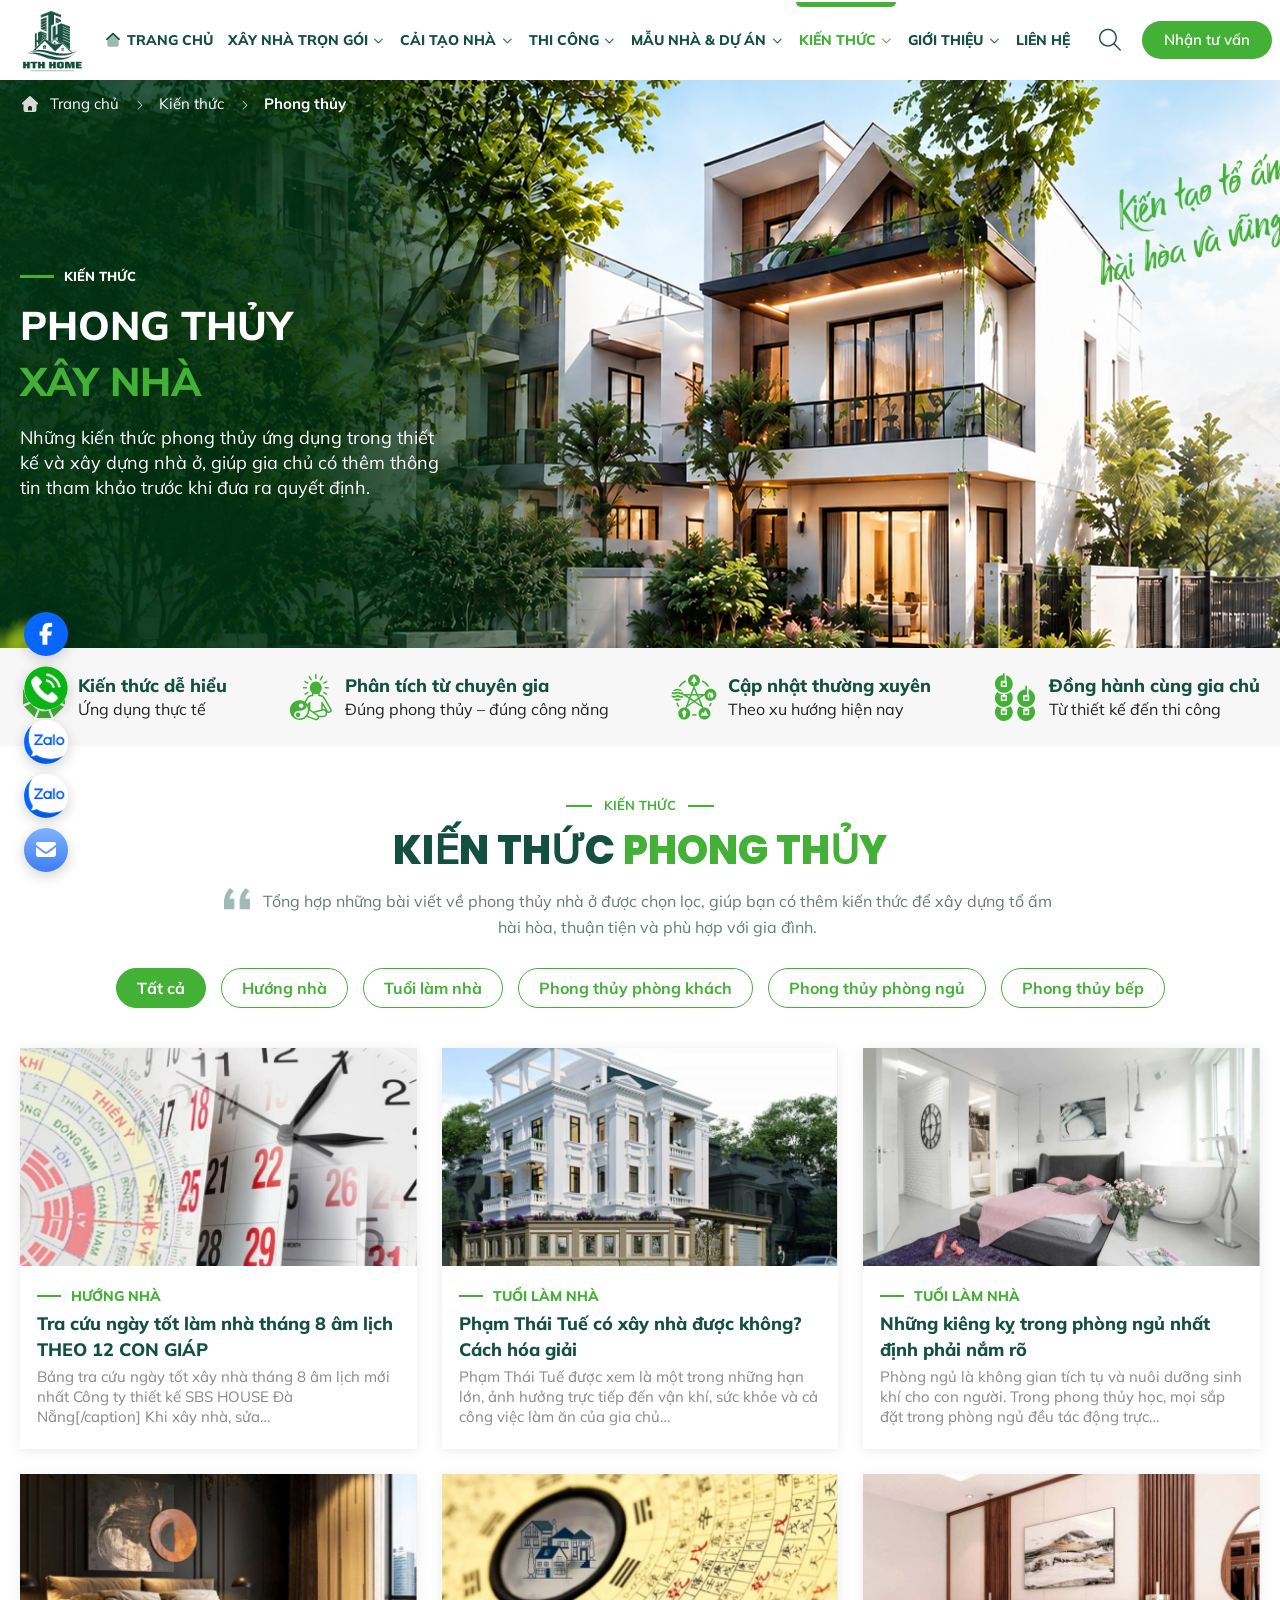
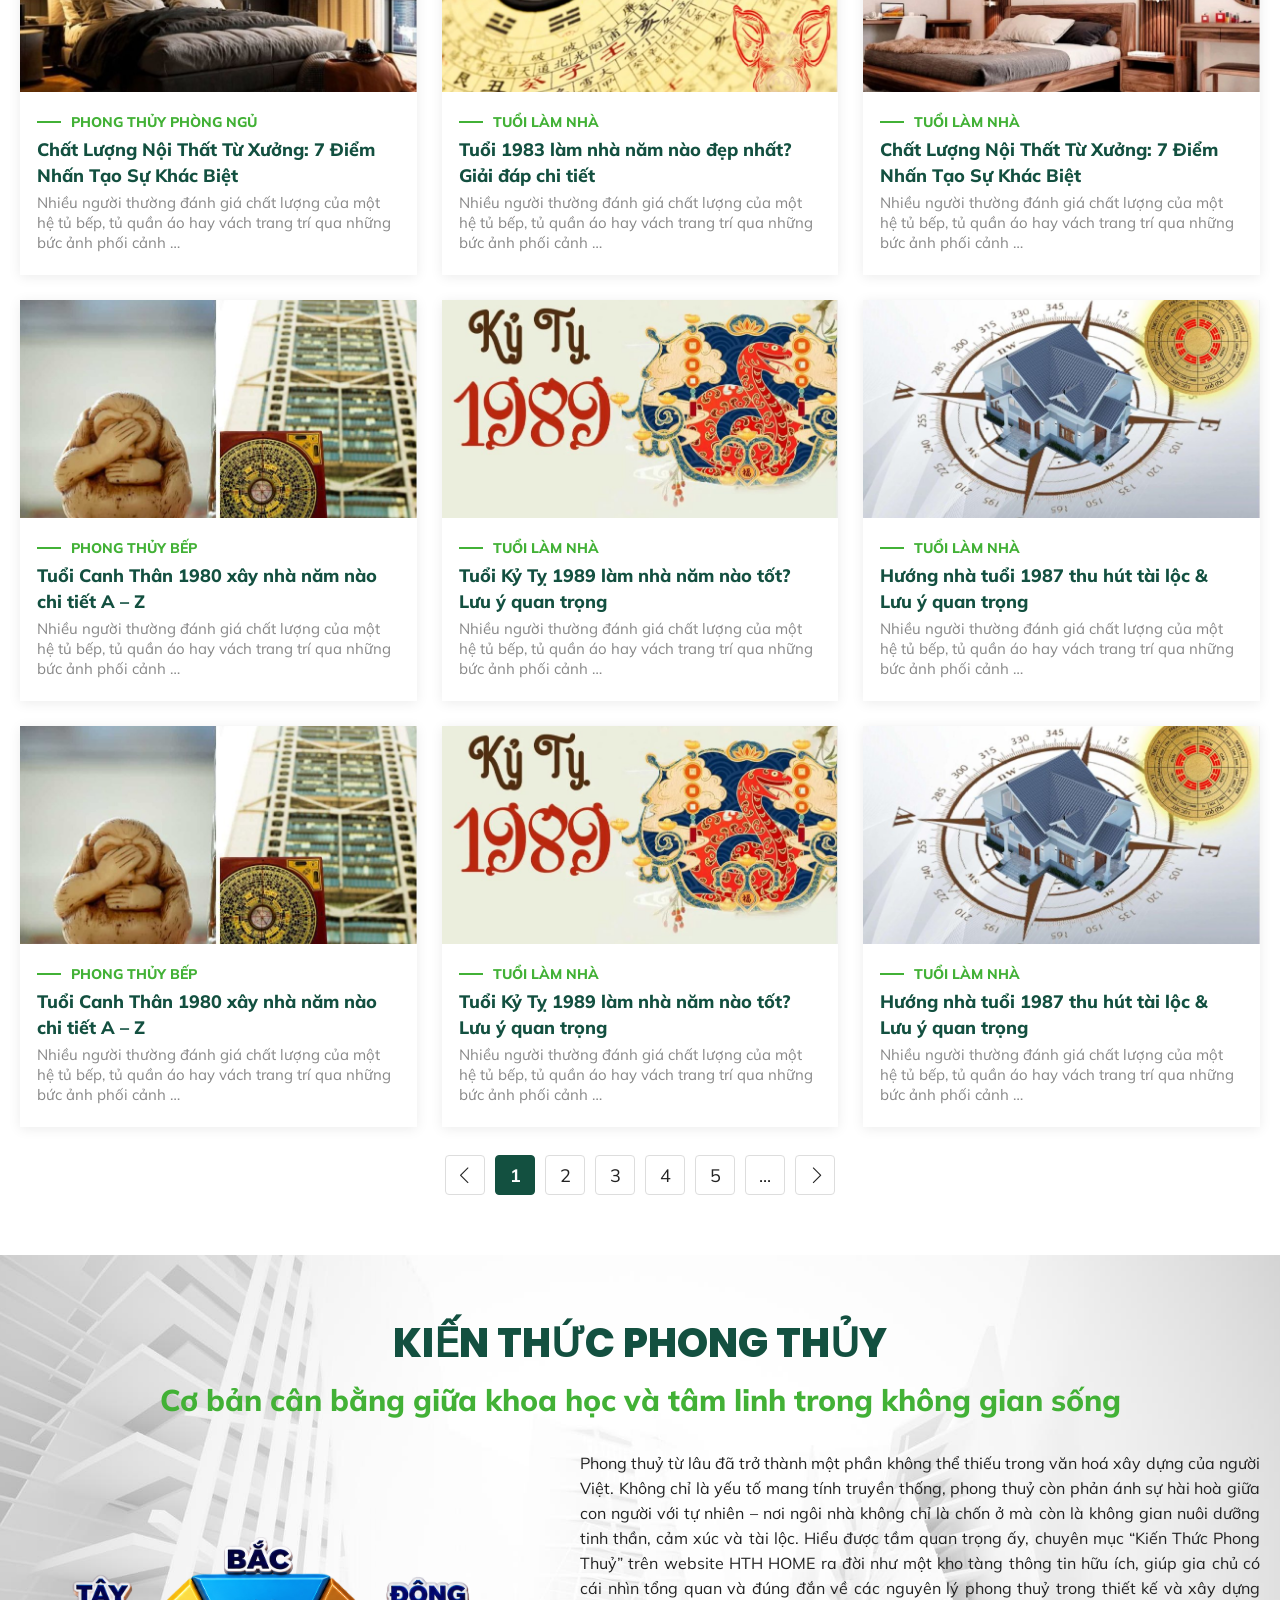
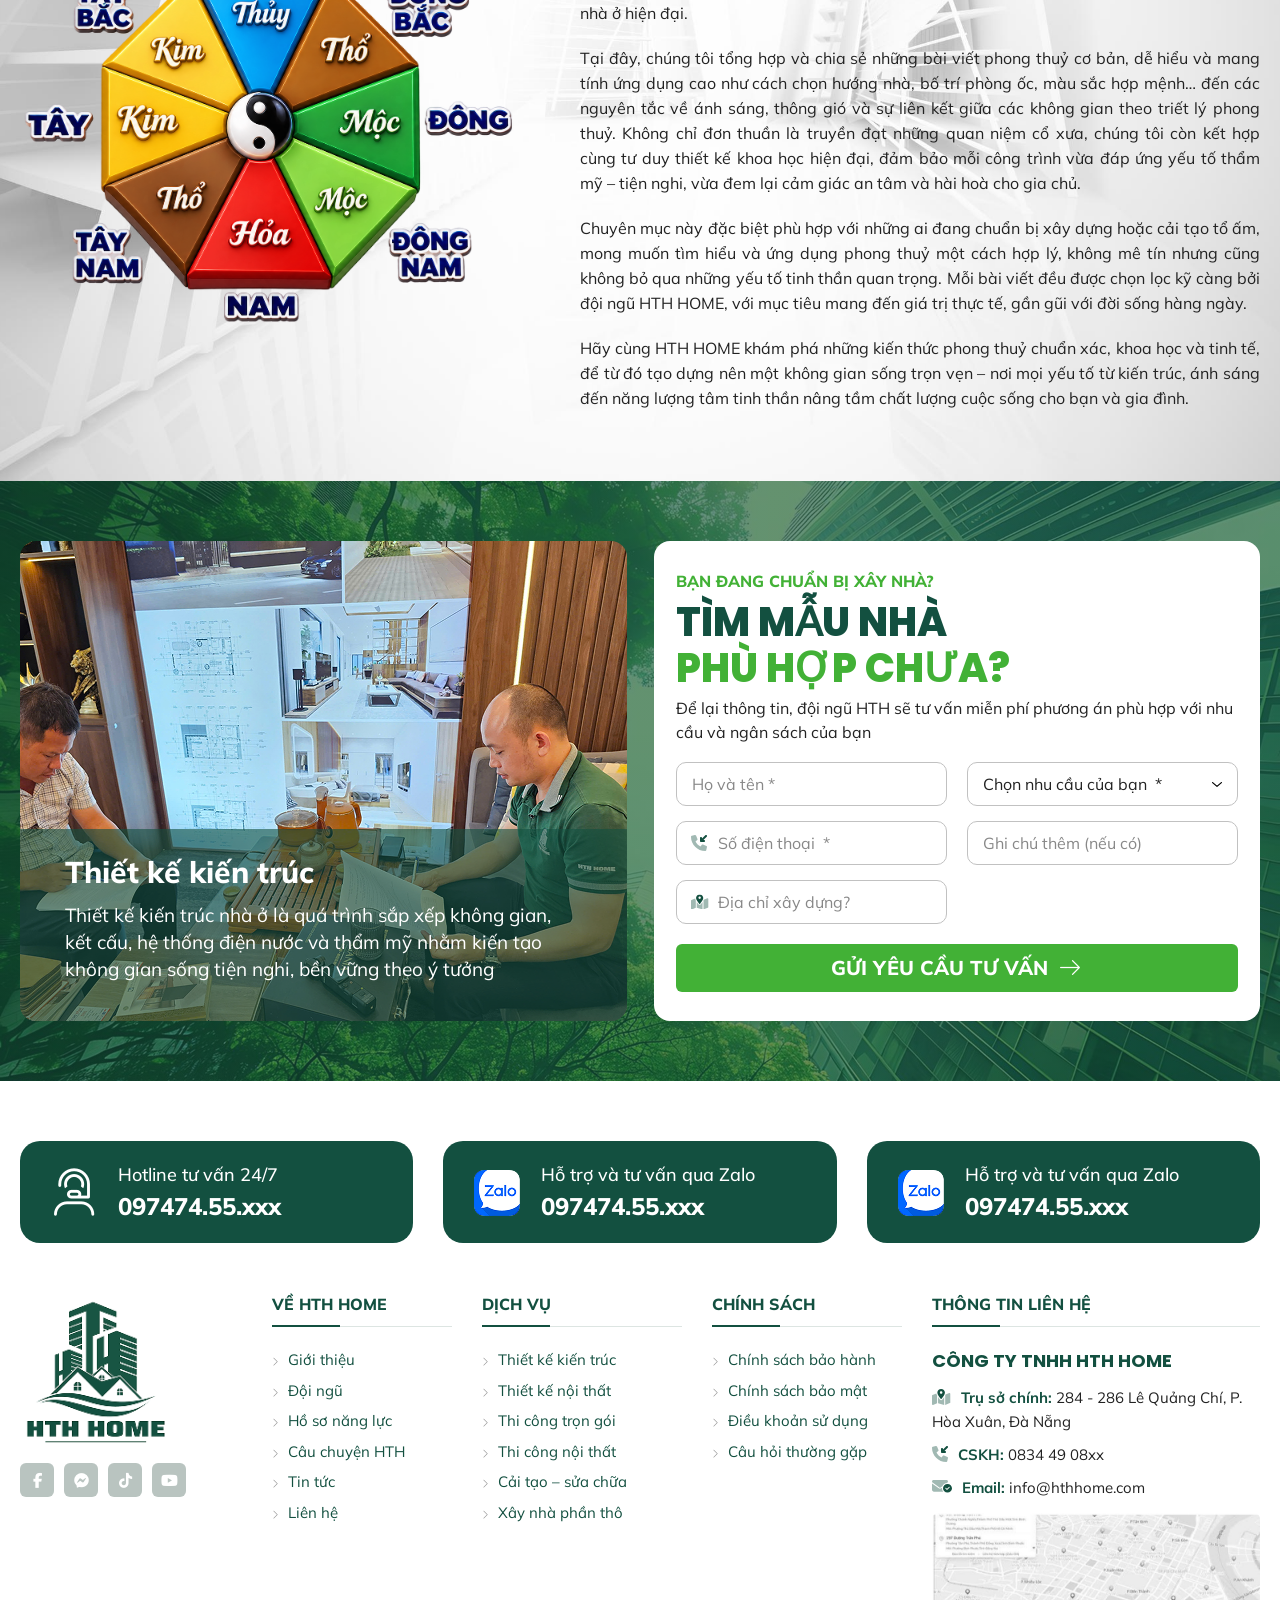
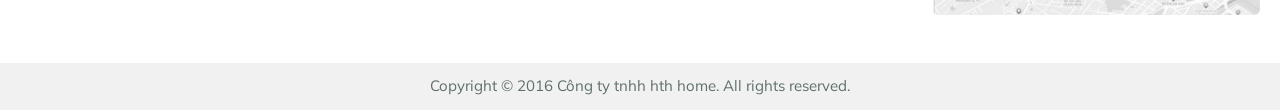
<file: hth-phongThuy.html>
<!DOCTYPE html>
<html lang="vi">

<head>
    <meta charset="UTF-8">
    <meta name="viewport" content="width=device-width, initial-scale=1">
    <title>Phong thủy xây nhà - HTH HOME</title>
    <meta name="description"
        content="Kiến thức phong thủy ứng dụng trong thiết kế và xây dựng nhà ở: hướng nhà, tuổi làm nhà, phong thủy phòng khách, phòng ngủ, bếp.">
    <link rel="icon" href="assets/logos/hth-home-logo.png">
    <link rel="stylesheet" href="assets/vendor/bootstrap/css/bootstrap.min.css">
    <link rel="stylesheet" href="assets/vendor/fontawesome/css/all.min.css">
    <link rel="stylesheet" href="assets/vendor/aos/aos.css">
    <link rel="stylesheet" href="assets/vendor/swiper/swiper-bundle.min.css">
    <link rel="stylesheet" href="assets/css/styles.css">
    <link rel="stylesheet" href="assets/css/responsive.css">
</head>

<body>
    <header class="site-header" id="siteHeader">
        <div class="container-header site-header-inner">
            <a class="site-logo" href="index.html">
                <img src="assets/logos/hth-home-logo.png" alt="HTH HOME" width="162" height="162">
            </a>

            <nav class="main-nav" id="mainNav" aria-label="Điều hướng chính">
                <ul class="main-nav-list">
                    <li class="main-nav-item">
                        <a class="main-nav-link" href="index.html"><i class="fa-duotone fa-solid fa-house-blank"></i>
                            Trang chủ</a>
                    </li>
                    <li class="main-nav-item has-submenu">
                        <a class="main-nav-link" href="hth-xayNhaTronGoi.html">Xây nhà trọn gói <i class="fa-solid fa-chevron-down"></i></a>
                        <ul class="submenu">
                            <li><a href="hth-xayNhaTronGoi.html">Xây nhà trọn gói</a></li>
                            <li><a href="#">Xây nhà phần thô</a></li>
                            <li><a href="#">Báo giá xây nhà</a></li>
                        </ul>
                    </li>
                    <li class="main-nav-item has-submenu">
                        <a class="main-nav-link" href="HTH-caiTaoNha.html">Cải tạo nhà <i
                                class="fa-solid fa-chevron-down"></i></a>
                        <ul class="submenu">
                            <li><a href="HTH-caiTaoNha.html">Cải tạo nhà phố</a></li>
                            <li><a href="HTH-caiTaoNha.html">Cải tạo chung cư</a></li>
                            <li><a href="HTH-caiTaoNha.html">Sửa chữa nhà</a></li>
                        </ul>
                    </li>
                    <li class="main-nav-item has-submenu">
                        <a class="main-nav-link" href="hth-thiCong-xayDung.html">Thi công <i class="fa-solid fa-chevron-down"></i></a>
                        <ul class="submenu">
                            <li><a href="hth-thiCong-xayDung.html">Thi công phần thô</a></li>
                            <li><a href="hth-thiCong-xayDung.html">Thi công hoàn thiện</a></li>
                            <li><a href="hth-thiCong-xayDung.html">Thi công nội thất</a></li>
                        </ul>
                    </li>
                    <li class="main-nav-item has-submenu">
                        <a class="main-nav-link" href="hth-mauNha-duAn.html">Mẫu nhà &amp; dự án <i
                                class="fa-solid fa-chevron-down"></i></a>
                        <ul class="submenu">
                            <li><a href="hth-mauNha-duAn.html">Mẫu nhà phố</a></li>
                            <li><a href="hth-mauNha-duAn.html">Mẫu biệt thự</a></li>
                            <li><a href="hth-mauNha-duAn.html">Công trình thực tế</a></li>
                        </ul>
                    </li>
                    <li class="main-nav-item has-submenu is-active">
                        <a class="main-nav-link" href="hth-baiViet.html">Kiến thức <i class="fa-solid fa-chevron-down"></i></a>
                        <ul class="submenu">
                            <li><a href="hth-baiViet.html">Kinh nghiệm xây nhà</a></li>
                            <li><a href="hth-phongThuy.html">Phong thủy</a></li>
                            <li><a href="#">Kỹ thuật thi công</a></li>
                        </ul>
                    </li>
                    <li class="main-nav-item has-submenu">
                        <a class="main-nav-link" href="hth-gioiThieu.html">Giới thiệu <i class="fa-solid fa-chevron-down"></i></a>
                        <ul class="submenu">
                            <li><a href="hth-gioiThieu.html">Về HTH HOME</a></li>
                            <li><a href="hth-doiNgu.html">Đội ngũ</a></li>
                            <li><a href="hth-hoSoNangLuc.html">Hồ sơ năng lực</a></li>
                        </ul>
                    </li>
                    <li class="main-nav-item">
                        <a class="main-nav-link" href="hth-lienHe.html">Liên hệ</a>
                    </li>
                </ul>
            </nav>

            <div class="site-header-actions">
                <button class="header-search" type="button" id="searchToggle" aria-label="Tìm kiếm"
                    aria-expanded="false" aria-controls="headerSearch">
                    <i class="fa-light fa-magnifying-glass"></i>
                    <i class="fa-light fa-xmark"></i>
                </button>
                <a class="button button-primary header-cta" href="#contact">Nhận tư vấn</a>
                <button class="nav-toggle" type="button" id="navToggle" aria-label="Mở menu" aria-expanded="false"
                    aria-controls="mainNav">
                    <span></span><span></span><span></span>
                </button>
            </div>
        </div>

        <div class="header-search-panel" id="headerSearch">
            <form class="search-form container-header" role="search" action="#" method="get">
                <label class="visually-hidden" for="searchKeyword">Từ khoá tìm kiếm</label>
                <input class="form-control search-input" id="searchKeyword" name="q" type="search"
                    placeholder="Tìm mẫu nhà, dịch vụ, bài viết…" autocomplete="off">
                <button class="button button-primary search-submit" type="submit">
                    <i class="fa-sharp fa-light fa-magnifying-glass"></i>Tìm kiếm
                </button>
            </form>
        </div>
    </header>

    <main>

        <section class="section-full service-hero feng-shui-hero-section">
            <div class="container-custom service-hero-inner">
                <nav class="breadcrumb-nav" aria-label="Breadcrumb">
                    <ol class="breadcrumb-list">
                        <li><a href="index.html"><i class="fa-solid fa-house"></i>Trang chủ</a></li>
                        <li><a href="hth-baiViet.html">Kiến thức</a></li>
                        <li aria-current="page">Phong thủy</li>
                    </ol>
                </nav>

                <div class="service-hero-content">
                    <p class="eyebrow eyebrow-lead" data-aos="fade-up">KIẾN THỨC</p>
                    <h1 class="feng-shui-hero-title" data-aos="fade-up">Phong thủy <span class="highlight">xây nhà</span></h1>
                    <p class="service-hero-description feng-shui-hero-description" data-aos="fade-up">Những kiến thức phong thủy ứng dụng trong thiết kế và xây dựng nhà ở, giúp gia chủ có thêm thông tin tham khảo trước khi đưa ra quyết định.</p>
                </div>
            </div>
        </section>

        <section class="section-full benefit-section">
            <div class="container-custom">
                <ul class="benefit-list">
                    <li class="benefit-item">
                        <img class="benefit-icon" src="assets/icons/icon-feng-shui-knowledge.svg" alt="" width="48" height="48">
                        <span class="benefit-body"><strong class="benefit-title">Kiến thức dễ hiểu</strong><span class="benefit-text">Ứng dụng thực tế</span></span>
                    </li>
                    <li class="benefit-item">
                        <img class="benefit-icon" src="assets/icons/icon-feng-shui-expert.svg" alt="" width="48" height="48">
                        <span class="benefit-body"><strong class="benefit-title">Phân tích từ chuyên gia</strong><span class="benefit-text">Đúng phong thủy – đúng công năng</span></span>
                    </li>
                    <li class="benefit-item">
                        <img class="benefit-icon" src="assets/icons/icon-feng-shui-trend.svg" alt="" width="48" height="48">
                        <span class="benefit-body"><strong class="benefit-title">Cập nhật thường xuyên</strong><span class="benefit-text">Theo xu hướng hiện nay</span></span>
                    </li>
                    <li class="benefit-item">
                        <img class="benefit-icon" src="assets/icons/icon-feng-shui-companion.svg" alt="" width="48" height="48">
                        <span class="benefit-body"><strong class="benefit-title">Đồng hành cùng gia chủ</strong><span class="benefit-text">Từ thiết kế đến thi công</span></span>
                    </li>
                </ul>
            </div>
        </section>

        <section class="section feng-shui-posts-section">
            <div class="container-custom">
                <p class="eyebrow eyebrow-center eyebrow-small" data-aos="fade-up">Kiến thức</p>
                <h2 class="section-title section-title-center" data-aos="fade-up">Kiến thức <span class="highlight">phong thủy</span></h2>
                <blockquote class="section-quote section-quote-center section-quote-narrow section-quote-muted" data-aos="fade-up">
                    Tổng hợp những bài viết về phong thủy nhà ở được chọn lọc, giúp bạn có thêm kiến thức để xây dựng tổ ấm hài hòa, thuận tiện và phù hợp với gia đình.
                </blockquote>

                <div class="filter-list filter-list-center pill-list" id="postFilter" data-aos="fade-up">
                    <button class="filter-button pill-button is-active" type="button" data-filter="">Tất cả</button>
                    <button class="filter-button pill-button" type="button" data-filter="huong-nha">Hướng nhà</button>
                    <button class="filter-button pill-button" type="button" data-filter="tuoi-lam-nha">Tuổi làm nhà</button>
                    <button class="filter-button pill-button" type="button" data-filter="phong-khach">Phong thủy phòng khách</button>
                    <button class="filter-button pill-button" type="button" data-filter="phong-ngu">Phong thủy phòng ngủ</button>
                    <button class="filter-button pill-button" type="button" data-filter="bep">Phong thủy bếp</button>
                </div>

                <div class="post-grid" id="postGrid">
                    <article class="post-card" data-category="huong-nha" data-aos="fade-up" data-aos-delay="0">
                        <a class="post-card-image" href="#"><img src="assets/images/feng-shui-calendar.jpg" alt="Tra cứu ngày tốt làm nhà tháng 8 âm lịch THEO 12 CON GIÁP" loading="lazy"></a>
                        <div class="post-card-body">
                            <p class="post-card-label">Hướng nhà</p>
                            <h3 class="post-card-title"><a href="#">Tra cứu ngày tốt làm nhà tháng 8 âm lịch THEO 12 CON GIÁP</a></h3>
                            <p class="post-card-text">Bảng tra cứu ngày tốt xây nhà tháng 8 âm lịch mới nhất Công ty thiết kế SBS HOUSE Đà Nẵng[/caption] Khi xây nhà, sửa…</p>
                        </div>
                    </article>
                    <article class="post-card" data-category="tuoi-lam-nha" data-aos="fade-up" data-aos-delay="80">
                        <a class="post-card-image" href="#"><img src="assets/images/feng-shui-villa-white.jpg" alt="Phạm Thái Tuế có xây nhà được không? Cách hóa giải" loading="lazy"></a>
                        <div class="post-card-body">
                            <p class="post-card-label">Tuổi làm nhà</p>
                            <h3 class="post-card-title"><a href="#">Phạm Thái Tuế có xây nhà được không? Cách hóa giải</a></h3>
                            <p class="post-card-text">Phạm Thái Tuế được xem là một trong những hạn lớn, ảnh hưởng trực tiếp đến vận khí, sức khỏe và cả công việc làm ăn của gia chủ…</p>
                        </div>
                    </article>
                    <article class="post-card" data-category="phong-ngu" data-aos="fade-up" data-aos-delay="160">
                        <a class="post-card-image" href="#"><img src="assets/images/feng-shui-bedroom-pink.jpg" alt="Những kiêng kỵ trong phòng ngủ nhất định phải nắm rõ" loading="lazy"></a>
                        <div class="post-card-body">
                            <p class="post-card-label">Tuổi làm nhà</p>
                            <h3 class="post-card-title"><a href="#">Những kiêng kỵ trong phòng ngủ nhất định phải nắm rõ</a></h3>
                            <p class="post-card-text">Phòng ngủ là không gian tích tụ và nuôi dưỡng sinh khí cho con người. Trong phong thủy học, mọi sắp đặt trong phòng ngủ đều tác động trực…</p>
                        </div>
                    </article>
                    <article class="post-card" data-category="phong-ngu" data-aos="fade-up" data-aos-delay="0">
                        <a class="post-card-image" href="#"><img src="assets/images/feng-shui-bedroom-dark.jpg" alt="Chất Lượng Nội Thất Từ Xưởng: 7 Điểm Nhấn Tạo Sự Khác Biệt" loading="lazy"></a>
                        <div class="post-card-body">
                            <p class="post-card-label">Phong thủy phòng ngủ</p>
                            <h3 class="post-card-title"><a href="#">Chất Lượng Nội Thất Từ Xưởng: 7 Điểm Nhấn Tạo Sự Khác Biệt</a></h3>
                            <p class="post-card-text">Nhiều người thường đánh giá chất lượng của một hệ tủ bếp, tủ quần áo hay vách trang trí qua những bức ảnh phối cảnh …</p>
                        </div>
                    </article>
                    <article class="post-card" data-category="tuoi-lam-nha" data-aos="fade-up" data-aos-delay="80">
                        <a class="post-card-image" href="#"><img src="assets/images/feng-shui-bagua-1983.jpg" alt="Tuổi 1983 làm nhà năm nào đẹp nhất? Giải đáp chi tiết" loading="lazy"></a>
                        <div class="post-card-body">
                            <p class="post-card-label">Tuổi làm nhà</p>
                            <h3 class="post-card-title"><a href="#">Tuổi 1983 làm nhà năm nào đẹp nhất? Giải đáp chi tiết</a></h3>
                            <p class="post-card-text">Nhiều người thường đánh giá chất lượng của một hệ tủ bếp, tủ quần áo hay vách trang trí qua những bức ảnh phối cảnh …</p>
                        </div>
                    </article>
                    <article class="post-card" data-category="tuoi-lam-nha" data-aos="fade-up" data-aos-delay="160">
                        <a class="post-card-image" href="#"><img src="assets/images/feng-shui-bedroom-wood.jpg" alt="Chất Lượng Nội Thất Từ Xưởng: 7 Điểm Nhấn Tạo Sự Khác Biệt" loading="lazy"></a>
                        <div class="post-card-body">
                            <p class="post-card-label">Tuổi làm nhà</p>
                            <h3 class="post-card-title"><a href="#">Chất Lượng Nội Thất Từ Xưởng: 7 Điểm Nhấn Tạo Sự Khác Biệt</a></h3>
                            <p class="post-card-text">Nhiều người thường đánh giá chất lượng của một hệ tủ bếp, tủ quần áo hay vách trang trí qua những bức ảnh phối cảnh …</p>
                        </div>
                    </article>
                    <article class="post-card" data-category="bep" data-aos="fade-up" data-aos-delay="0">
                        <a class="post-card-image" href="#"><img src="assets/images/feng-shui-monkey-compass.jpg" alt="Tuổi Canh Thân 1980 xây nhà năm nào chi tiết A – Z" loading="lazy"></a>
                        <div class="post-card-body">
                            <p class="post-card-label">Phong thủy bếp</p>
                            <h3 class="post-card-title"><a href="#">Tuổi Canh Thân 1980 xây nhà năm nào chi tiết A – Z</a></h3>
                            <p class="post-card-text">Nhiều người thường đánh giá chất lượng của một hệ tủ bếp, tủ quần áo hay vách trang trí qua những bức ảnh phối cảnh …</p>
                        </div>
                    </article>
                    <article class="post-card" data-category="tuoi-lam-nha" data-aos="fade-up" data-aos-delay="80">
                        <a class="post-card-image" href="#"><img src="assets/images/feng-shui-ky-ty-1989.jpg" alt="Tuổi Kỷ Tỵ 1989 làm nhà năm nào tốt? Lưu ý quan trọng" loading="lazy"></a>
                        <div class="post-card-body">
                            <p class="post-card-label">Tuổi làm nhà</p>
                            <h3 class="post-card-title"><a href="#">Tuổi Kỷ Tỵ 1989 làm nhà năm nào tốt? Lưu ý quan trọng</a></h3>
                            <p class="post-card-text">Nhiều người thường đánh giá chất lượng của một hệ tủ bếp, tủ quần áo hay vách trang trí qua những bức ảnh phối cảnh …</p>
                        </div>
                    </article>
                    <article class="post-card" data-category="tuoi-lam-nha" data-aos="fade-up" data-aos-delay="160">
                        <a class="post-card-image" href="#"><img src="assets/images/feng-shui-house-compass.jpg" alt="Hướng nhà tuổi 1987 thu hút tài lộc &amp; Lưu ý quan trọng" loading="lazy"></a>
                        <div class="post-card-body">
                            <p class="post-card-label">Tuổi làm nhà</p>
                            <h3 class="post-card-title"><a href="#">Hướng nhà tuổi 1987 thu hút tài lộc &amp; Lưu ý quan trọng</a></h3>
                            <p class="post-card-text">Nhiều người thường đánh giá chất lượng của một hệ tủ bếp, tủ quần áo hay vách trang trí qua những bức ảnh phối cảnh …</p>
                        </div>
                    </article>
                    <article class="post-card" data-category="bep" data-aos="fade-up" data-aos-delay="0">
                        <a class="post-card-image" href="#"><img src="assets/images/feng-shui-monkey-compass.jpg" alt="Tuổi Canh Thân 1980 xây nhà năm nào chi tiết A – Z" loading="lazy"></a>
                        <div class="post-card-body">
                            <p class="post-card-label">Phong thủy bếp</p>
                            <h3 class="post-card-title"><a href="#">Tuổi Canh Thân 1980 xây nhà năm nào chi tiết A – Z</a></h3>
                            <p class="post-card-text">Nhiều người thường đánh giá chất lượng của một hệ tủ bếp, tủ quần áo hay vách trang trí qua những bức ảnh phối cảnh …</p>
                        </div>
                    </article>
                    <article class="post-card" data-category="tuoi-lam-nha" data-aos="fade-up" data-aos-delay="80">
                        <a class="post-card-image" href="#"><img src="assets/images/feng-shui-ky-ty-1989.jpg" alt="Tuổi Kỷ Tỵ 1989 làm nhà năm nào tốt? Lưu ý quan trọng" loading="lazy"></a>
                        <div class="post-card-body">
                            <p class="post-card-label">Tuổi làm nhà</p>
                            <h3 class="post-card-title"><a href="#">Tuổi Kỷ Tỵ 1989 làm nhà năm nào tốt? Lưu ý quan trọng</a></h3>
                            <p class="post-card-text">Nhiều người thường đánh giá chất lượng của một hệ tủ bếp, tủ quần áo hay vách trang trí qua những bức ảnh phối cảnh …</p>
                        </div>
                    </article>
                    <article class="post-card" data-category="tuoi-lam-nha" data-aos="fade-up" data-aos-delay="160">
                        <a class="post-card-image" href="#"><img src="assets/images/feng-shui-house-compass.jpg" alt="Hướng nhà tuổi 1987 thu hút tài lộc &amp; Lưu ý quan trọng" loading="lazy"></a>
                        <div class="post-card-body">
                            <p class="post-card-label">Tuổi làm nhà</p>
                            <h3 class="post-card-title"><a href="#">Hướng nhà tuổi 1987 thu hút tài lộc &amp; Lưu ý quan trọng</a></h3>
                            <p class="post-card-text">Nhiều người thường đánh giá chất lượng của một hệ tủ bếp, tủ quần áo hay vách trang trí qua những bức ảnh phối cảnh …</p>
                        </div>
                    </article>
                </div>

                <nav class="pagination-nav" aria-label="Phân trang">
                    <ul class="pagination-list">
                        <li><a class="pagination-link" href="#" aria-label="Trang trước"><i class="fa-light fa-chevron-left"></i></a></li>
                        <li><a class="pagination-link is-active" href="#" aria-current="page">1</a></li>
                        <li><a class="pagination-link" href="#">2</a></li>
                        <li><a class="pagination-link" href="#">3</a></li>
                        <li><a class="pagination-link" href="#">4</a></li>
                        <li><a class="pagination-link" href="#">5</a></li>
                        <li><span class="pagination-link pagination-ellipsis">...</span></li>
                        <li><a class="pagination-link" href="#" aria-label="Trang sau"><i class="fa-light fa-chevron-right"></i></a></li>
                    </ul>
                </nav>
            </div>
        </section>

        <section class="section-full feng-shui-knowledge-section">
            <div class="container-custom">
                <h2 class="section-title section-title-center" data-aos="fade-up">Kiến thức phong thủy</h2>
                <p class="feng-shui-knowledge-subtitle" data-aos="fade-up">Cơ bản cân bằng giữa khoa học và tâm linh trong không gian sống</p>

                <div class="bagua-layout">
                    <figure class="bagua-figure" data-aos="fade-right">
                        <img src="assets/images/bagua-wheel.png" alt="Bát quái phong thủy: Bắc Thủy, Đông Mộc, Nam Hỏa, Tây Kim" loading="lazy">
                    </figure>
                    <div class="bagua-content" data-aos="fade-left">
                        <p>Phong thuỷ từ lâu đã trở thành một phần không thể thiếu trong văn hoá xây dựng của người Việt. Không chỉ là yếu tố mang tính truyền thống, phong thuỷ còn phản ánh sự hài hoà giữa con người với tự nhiên – nơi ngôi nhà không chỉ là chốn ở mà còn là không gian nuôi dưỡng tinh thần, cảm xúc và tài lộc. Hiểu được tầm quan trọng ấy, chuyên mục “Kiến Thức Phong Thuỷ” trên website HTH HOME ra đời như một kho tàng thông tin hữu ích, giúp gia chủ có cái nhìn tổng quan và đúng đắn về các nguyên lý phong thuỷ trong thiết kế và xây dựng nhà ở hiện đại.</p>
                        <p>Tại đây, chúng tôi tổng hợp và chia sẻ những bài viết phong thuỷ cơ bản, dễ hiểu và mang tính ứng dụng cao như cách chọn hướng nhà, bố trí phòng ốc, màu sắc hợp mệnh… đến các nguyên tắc về ánh sáng, thông gió và sự liên kết giữa các không gian theo triết lý phong thuỷ. Không chỉ đơn thuần là truyền đạt những quan niệm cổ xưa, chúng tôi còn kết hợp cùng tư duy thiết kế khoa học hiện đại, đảm bảo mỗi công trình vừa đáp ứng yếu tố thẩm mỹ – tiện nghi, vừa đem lại cảm giác an tâm và hài hoà cho gia chủ.</p>
                        <p>Chuyên mục này đặc biệt phù hợp với những ai đang chuẩn bị xây dựng hoặc cải tạo tổ ấm, mong muốn tìm hiểu và ứng dụng phong thuỷ một cách hợp lý, không mê tín nhưng cũng không bỏ qua những yếu tố tinh thần quan trọng. Mỗi bài viết đều được chọn lọc kỹ càng bởi đội ngũ HTH HOME, với mục tiêu mang đến giá trị thực tế, gần gũi với đời sống hàng ngày.</p>
                        <p>Hãy cùng HTH HOME khám phá những kiến thức phong thuỷ chuẩn xác, khoa học và tinh tế, để từ đó tạo dựng nên một không gian sống trọn vẹn – nơi mọi yếu tố từ kiến trúc, ánh sáng đến năng lượng tâm tinh thần nâng tầm chất lượng cuộc sống cho bạn và gia đình.</p>
                    </div>
                </div>
            </div>
        </section>

        <section class="section-full consult-section" id="contact">
            <div class="container-custom consult-layout">
                <figure class="caption-figure caption-figure-brand consult-figure" data-aos="fade-right">
                    <img src="assets/images/consult-meeting.jpg"
                        alt="Kiến trúc sư HTH HOME trao đổi phương án thiết kế cùng khách hàng" loading="lazy">
                    <figcaption class="caption-figure-body">
                        <h3 class="caption-figure-title">Thiết kế kiến trúc</h3>
                        <p class="caption-figure-text">Thiết kế kiến trúc nhà ở là quá trình sắp xếp không gian, kết
                            cấu,
                            hệ thống điện nước và thẩm mỹ nhằm kiến tạo không gian sống tiện nghi, bền vững theo ý tưởng
                        </p>
                    </figcaption>
                </figure>

                <div class="consult-card" data-aos="fade-left">
                    <p class="consult-overline">Bạn đang chuẩn bị xây nhà?</p>
                    <h2 class="consult-title">Tìm mẫu nhà <span class="highlight">phù hợp chưa?</span></h2>
                    <p class="consult-description">Để lại thông tin, đội ngũ HTH sẽ tư vấn miễn phí phương án phù hợp
                        với nhu
                        cầu và ngân sách của bạn</p>

                    <form class="consult-form">
                        <label class="visually-hidden" for="consultName">Họ và tên</label>
                        <input class="form-control" id="consultName" name="name" type="text" placeholder="Họ và tên *"
                            required>

                        <label class="visually-hidden" for="consultNeed">Chọn nhu cầu của bạn</label>
                        <select class="form-control" id="consultNeed" name="need" required>
                            <option value="">Chọn nhu cầu của bạn &nbsp;*</option>
                            <option value="cai-tao-kien-truc">Cải tạo kiến trúc</option>
                            <option value="cai-tao-cong-nang">Cải tạo công năng</option>
                            <option value="cai-tao-noi-that">Cải tạo nội thất</option>
                            <option value="cai-tao-tong-the">Cải tạo tổng thể</option>
                        </select>

                        <span class="input-icon">
                            <img src="assets/icons/phone.svg" alt="" width="16" height="16">
                            <label class="visually-hidden" for="consultPhone">Số điện thoại</label>
                            <input class="form-control" id="consultPhone" name="phone" type="tel"
                                placeholder="Số điện thoại &nbsp;*" required>
                        </span>

                        <label class="visually-hidden" for="consultNote">Ghi chú thêm</label>
                        <input class="form-control" id="consultNote" name="note" type="text"
                            placeholder="Ghi chú thêm (nếu có)">

                        <span class="input-icon">
                            <img src="assets/icons/map.svg" alt="" width="18" height="16">
                            <label class="visually-hidden" for="consultAddress">Địa chỉ xây dựng</label>
                            <input class="form-control" id="consultAddress" name="address" type="text"
                                placeholder="Địa chỉ xây dựng?">
                        </span>

                        <button class="button button-primary consult-submit" type="submit">Gửi yêu cầu tư vấn <i
                                class="fa-light fa-arrow-right"></i></button>
                    </form>
                </div>
            </div>
        </section>
    </main>

    <footer class="site-footer">
        <div class="container-custom">
            <ul class="hotline-list" data-aos="fade-up">
                <li class="hotline-card">
                    <span class="hotline-icon"><i class="fa-light fa-user-headset"></i></span>
                    <span class="hotline-body">
                        <span class="hotline-label">Hotline tư vấn 24/7</span>
                        <a class="hotline-number" href="tel:09747455">097474.55.xxx</a>
                    </span>
                </li>
                <li class="hotline-card">
                    <span class="hotline-icon"><img src="assets/logos/Logo-Zalo.png"></span>
                    <span class="hotline-body">
                        <span class="hotline-label">Hỗ trợ và tư vấn qua Zalo</span>
                        <a class="hotline-number" href="tel:09747455">097474.55.xxx</a>
                    </span>
                </li>
                <li class="hotline-card">
                    <span class="hotline-icon"><img src="assets/logos/Logo-Zalo.png"></span>
                    <span class="hotline-body">
                        <span class="hotline-label">Hỗ trợ và tư vấn qua Zalo</span>
                        <a class="hotline-number" href="tel:09747455">097474.55.xxx</a>
                    </span>
                </li>
            </ul>

            <div class="footer-layout">
                <div class="footer-brand">
                    <img class="footer-logo" src="assets/logos/hth-home-logo.png" alt="HTH HOME" width="162"
                        height="162" loading="lazy">
                    <ul class="social-list">
                        <li><a href="#" aria-label="Facebook"><i class="fa-brands fa-facebook-f"></i></a></li>
                        <li><a href="#" aria-label="Messenger"><i class="fa-brands fa-facebook-messenger"></i></a></li>
                        <li><a href="#" aria-label="TikTok"><i class="fa-brands fa-tiktok"></i></a></li>
                        <li><a href="#" aria-label="YouTube"><i class="fa-brands fa-youtube"></i></a></li>
                    </ul>
                </div>

                <nav class="footer-column" aria-label="Về HTH HOME">
                    <h2 class="footer-title">Về HTH HOME</h2>
                    <ul class="footer-list">
                        <li><a href="hth-gioiThieu.html">Giới thiệu</a></li>
                        <li><a href="hth-doiNgu.html">Đội ngũ</a></li>
                        <li><a href="hth-hoSoNangLuc.html">Hồ sơ năng lực</a></li>
                        <li><a href="#">Câu chuyện HTH</a></li>
                        <li><a href="#">Tin tức</a></li>
                        <li><a href="hth-lienHe.html">Liên hệ</a></li>
                    </ul>
                </nav>

                <nav class="footer-column" aria-label="Dịch vụ">
                    <h2 class="footer-title">Dịch vụ</h2>
                    <ul class="footer-list">
                        <li><a href="#">Thiết kế kiến trúc</a></li>
                        <li><a href="#">Thiết kế nội thất</a></li>
                        <li><a href="hth-xayNhaTronGoi.html">Thi công trọn gói</a></li>
                        <li><a href="hth-thiCong-xayDung.html">Thi công nội thất</a></li>
                        <li><a href="HTH-caiTaoNha.html">Cải tạo – sửa chữa</a></li>
                        <li><a href="#">Xây nhà phần thô</a></li>
                    </ul>
                </nav>

                <nav class="footer-column" aria-label="Chính sách">
                    <h2 class="footer-title">Chính sách</h2>
                    <ul class="footer-list">
                        <li><a href="#">Chính sách bảo hành</a></li>
                        <li><a href="#">Chính sách bảo mật</a></li>
                        <li><a href="#">Điều khoản sử dụng</a></li>
                        <li><a href="#">Câu hỏi thường gặp</a></li>
                    </ul>
                </nav>

                <div class="footer-column footer-column-contact">
                    <h2 class="footer-title">Thông tin liên hệ</h2>
                    <p class="footer-company">Công ty TNHH HTH HOME</p>
                    <p class="footer-contact-line"><img src="assets/icons/map.svg" class="img-icon" /><strong>Trụ sở
                            chính:</strong> 284
                        - 286 Lê Quảng Chí, P. Hòa Xuân,
                        Đà Nẵng</p>
                    <p class="footer-contact-line"><img src="assets/icons/phone.svg"
                            class="img-icon" /><strong>CSKH:</strong>
                        0834 49 08xx
                    </p>
                    <p class="footer-contact-line footer-contact-email"><img src="assets/icons/envelope.svg"
                            class="img-icon" /><strong>Email:</strong> <a
                            href="mailto:info@hthhome.com">info@hthhome.com</a>
                    </p>
                    <a class="footer-map" href="#" aria-label="Xem bản đồ trụ sở HTH HOME">
                        <img src="assets/images/office-map.jpg" alt="Bản đồ trụ sở HTH HOME" loading="lazy">
                    </a>
                </div>
            </div>
        </div>

        <p class="site-copyright">Copyright © 2016 Công ty tnhh hth home. All rights reserved.</p>
    </footer>

    <nav class="contact-dock" aria-label="Liên hệ nhanh">
        <ul class="contact-dock-list">
            <li>
                <a class="contact-dock-link contact-dock-facebook" href="#" target="_blank" rel="noopener">
                    <i class="fa-brands fa-facebook-f" aria-hidden="true"></i>
                    <span class="contact-dock-label">Facebook HTH HOME</span>
                </a>
            </li>
            <li>
                <a class="contact-dock-link" href="tel:09747455">
                    <img src="assets/icons/hotline.png" alt="">
                    <span class="contact-dock-label">Hotline: 097474.55.xxx</span>
                </a>
            </li>
            <li>
                <a class="contact-dock-link" href="https://zalo.me/09747455" target="_blank" rel="noopener">
                    <img src="assets/logos/Logo-Zalo.png" alt="">
                    <span class="contact-dock-label">Zalo tư vấn thiết kế</span>
                </a>
            </li>
            <li>
                <a class="contact-dock-link" href="https://zalo.me/09747455" target="_blank" rel="noopener">
                    <img src="assets/logos/Logo-Zalo.png" alt="">
                    <span class="contact-dock-label">Zalo báo giá thi công</span>
                </a>
            </li>
            <li>
                <a class="contact-dock-link contact-dock-email" href="mailto:info@hthhome.com">
                    <i class="fa-solid fa-envelope" aria-hidden="true"></i>
                    <span class="contact-dock-label">Email: info@hthhome.com</span>
                </a>
            </li>
        </ul>
    </nav>

    <button class="back-to-top" id="backToTop" type="button" aria-label="Lên đầu trang"><i
            class="fa-solid fa-chevron-up"></i></button>

    <script src="assets/vendor/bootstrap/js/bootstrap.bundle.min.js"></script>
    <script src="assets/vendor/aos/aos.js"></script>
    <script src="assets/vendor/swiper/swiper-bundle.min.js"></script>
    <script src="assets/js/main.js"></script>
</body>

</html>
</file>
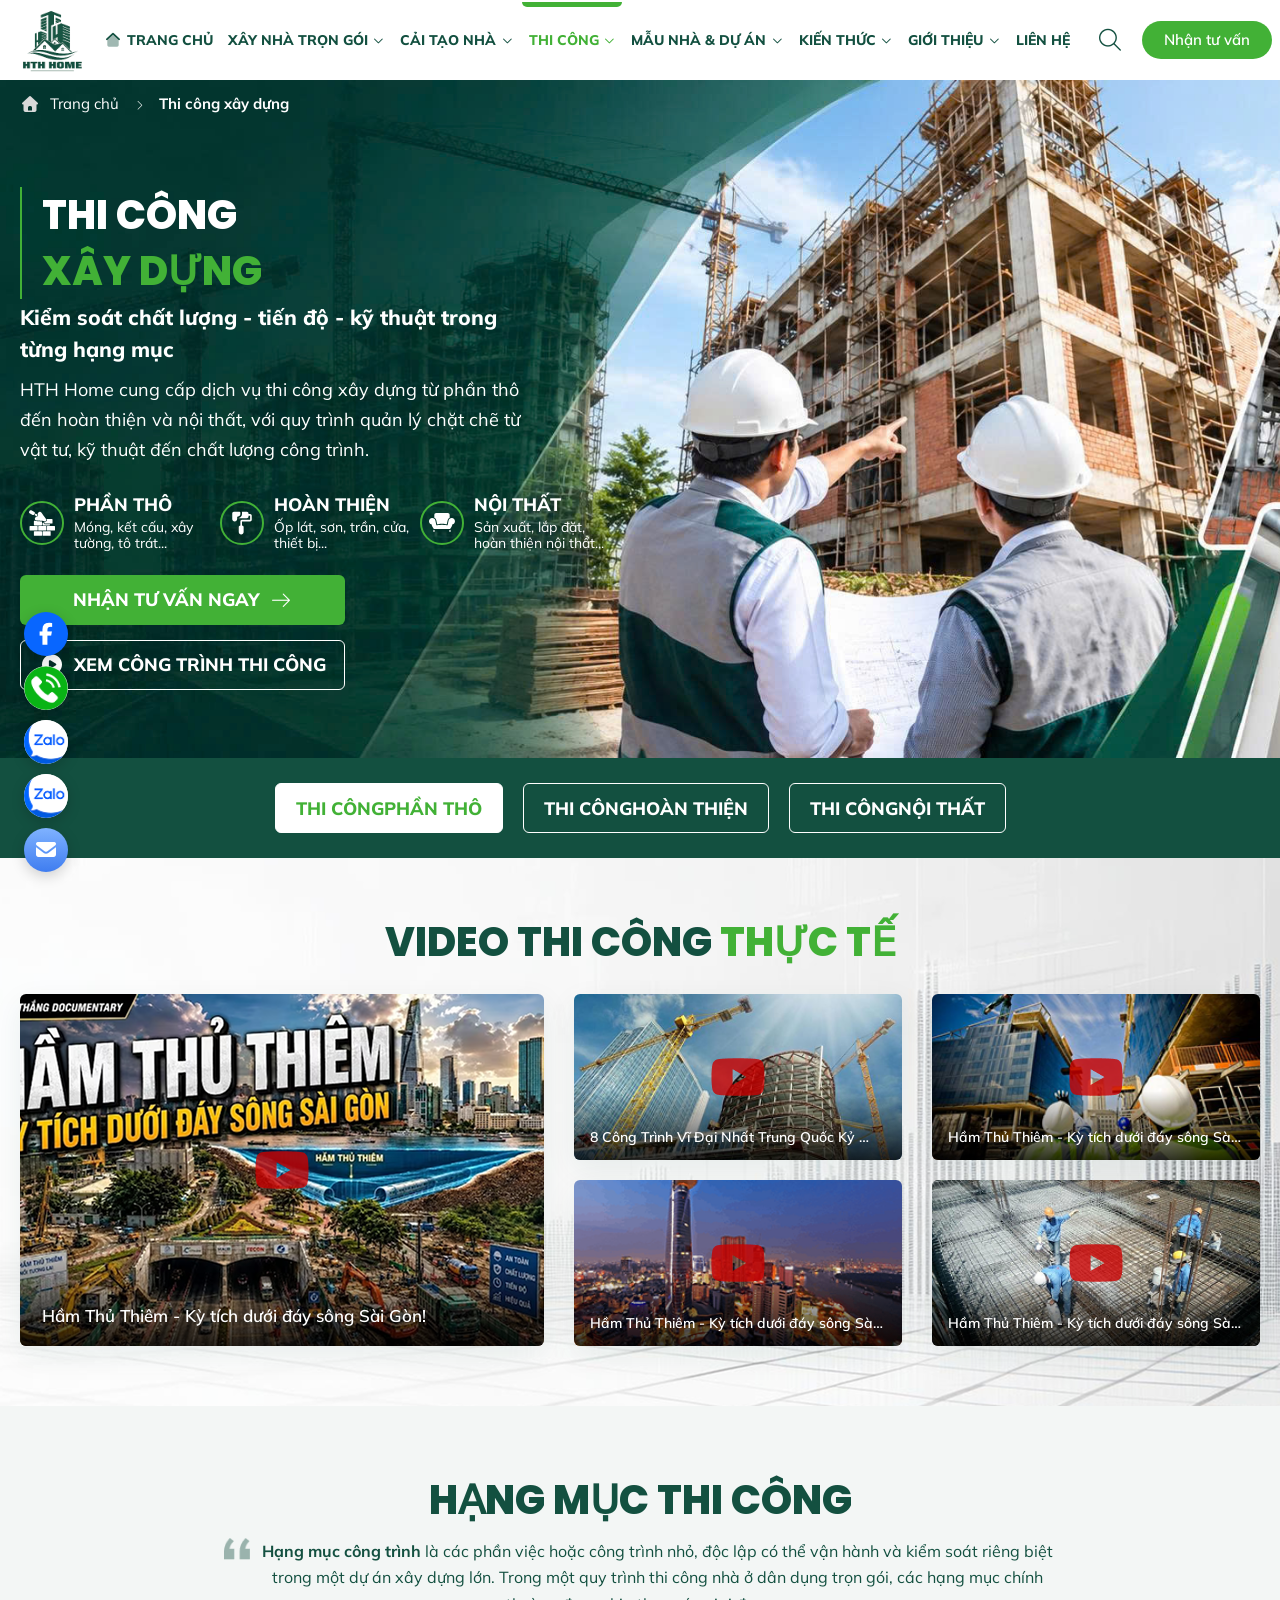
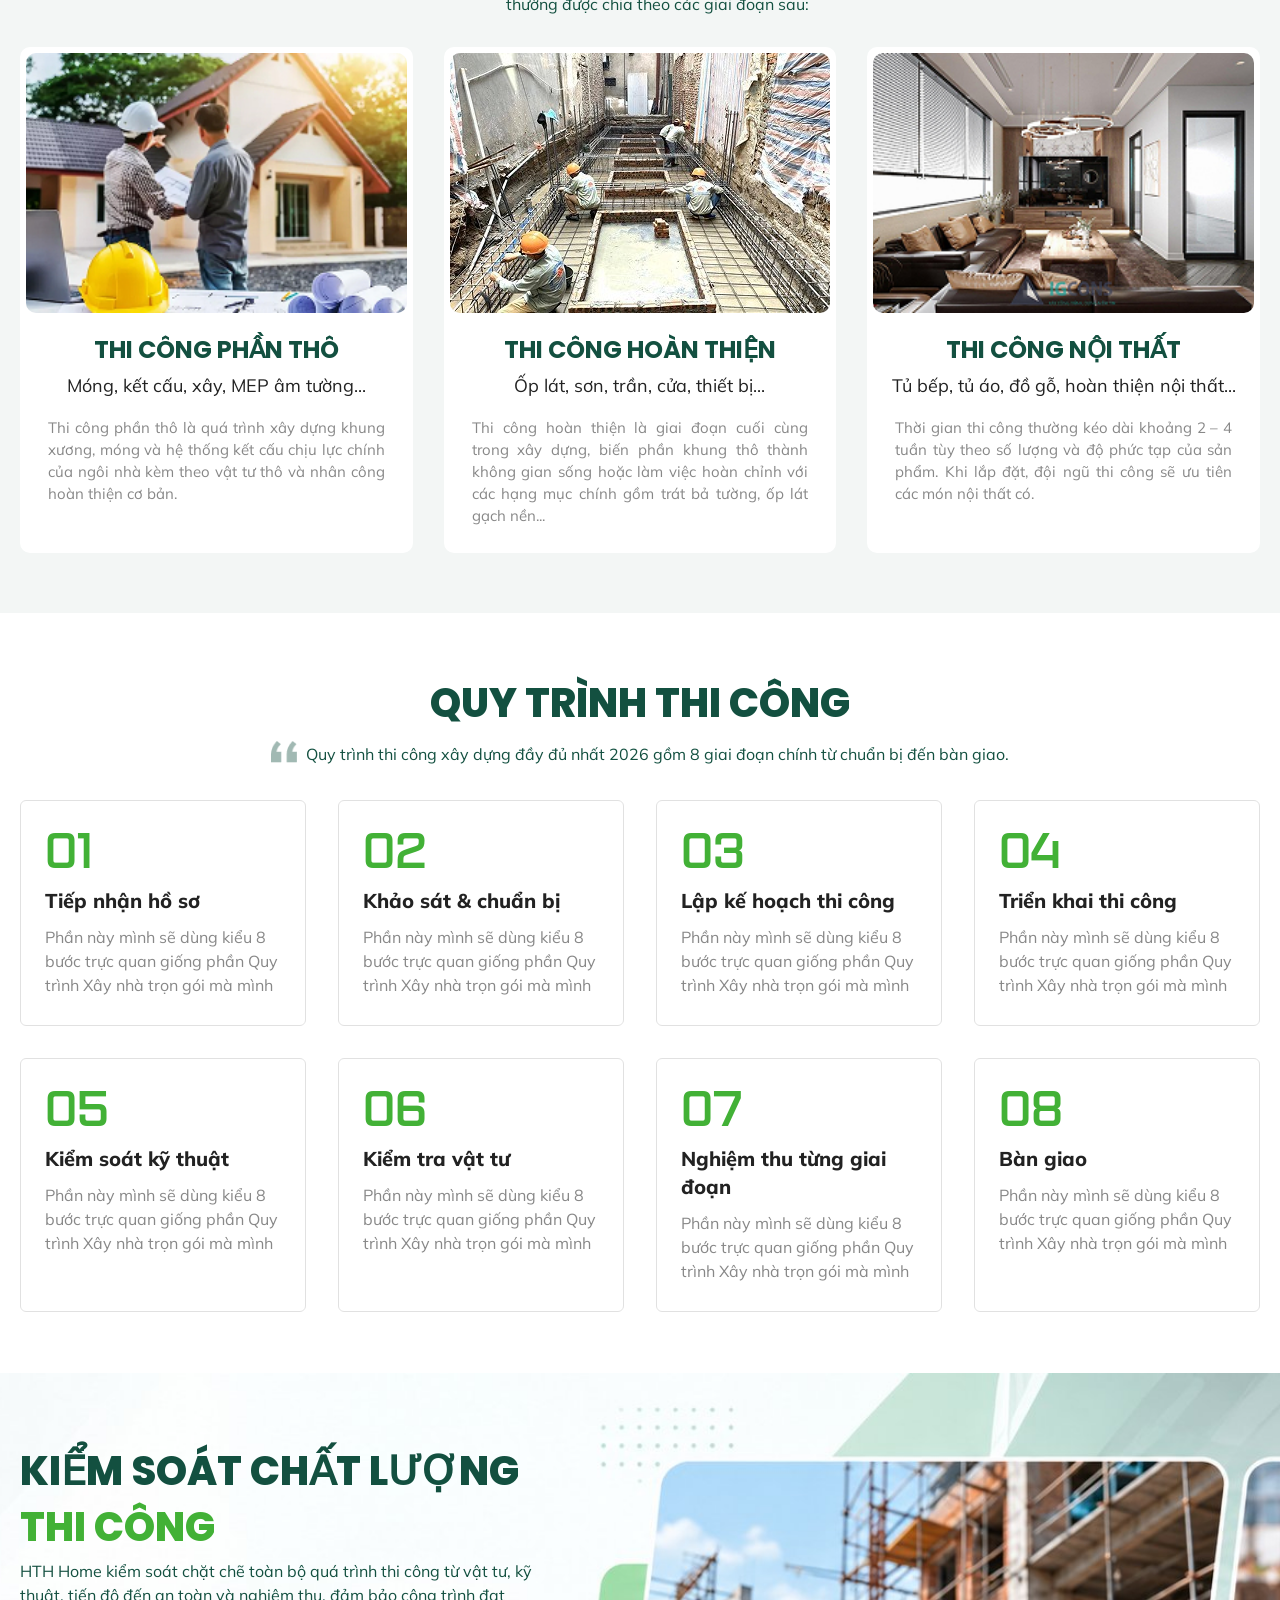
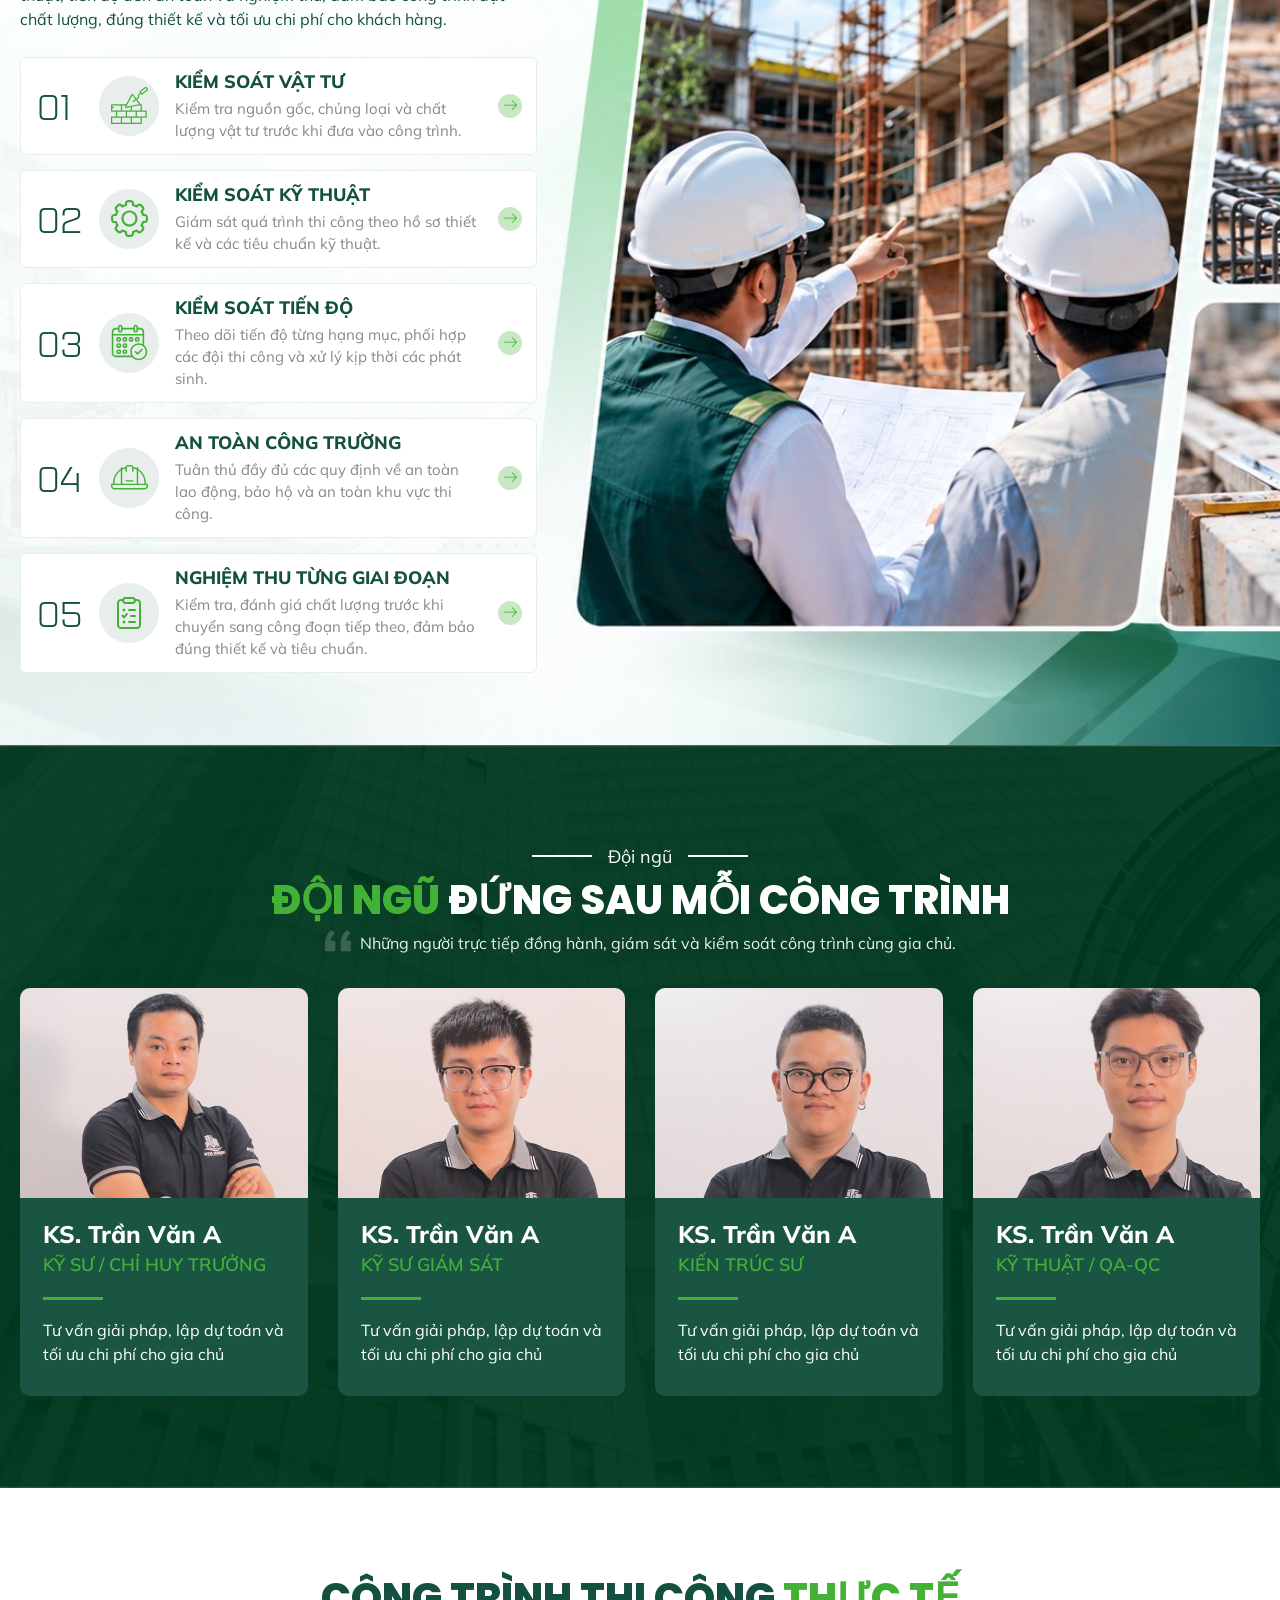
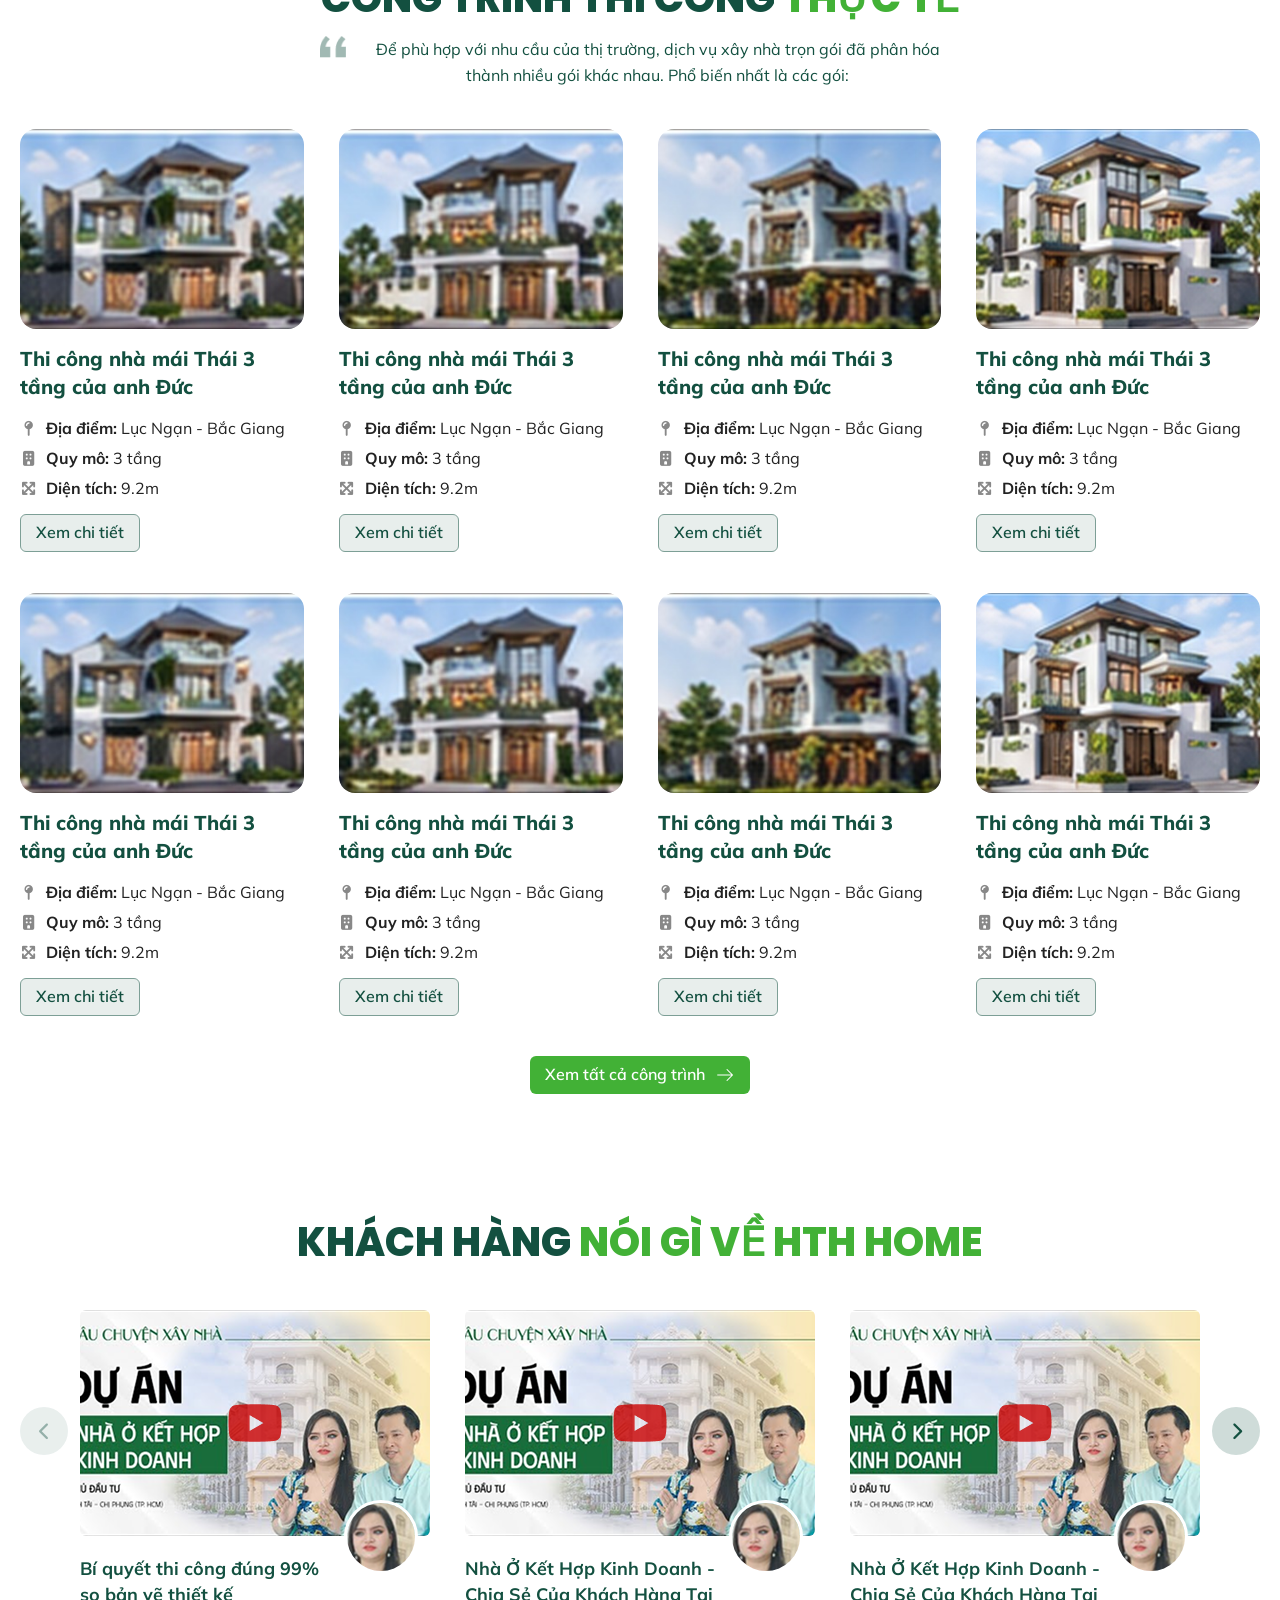
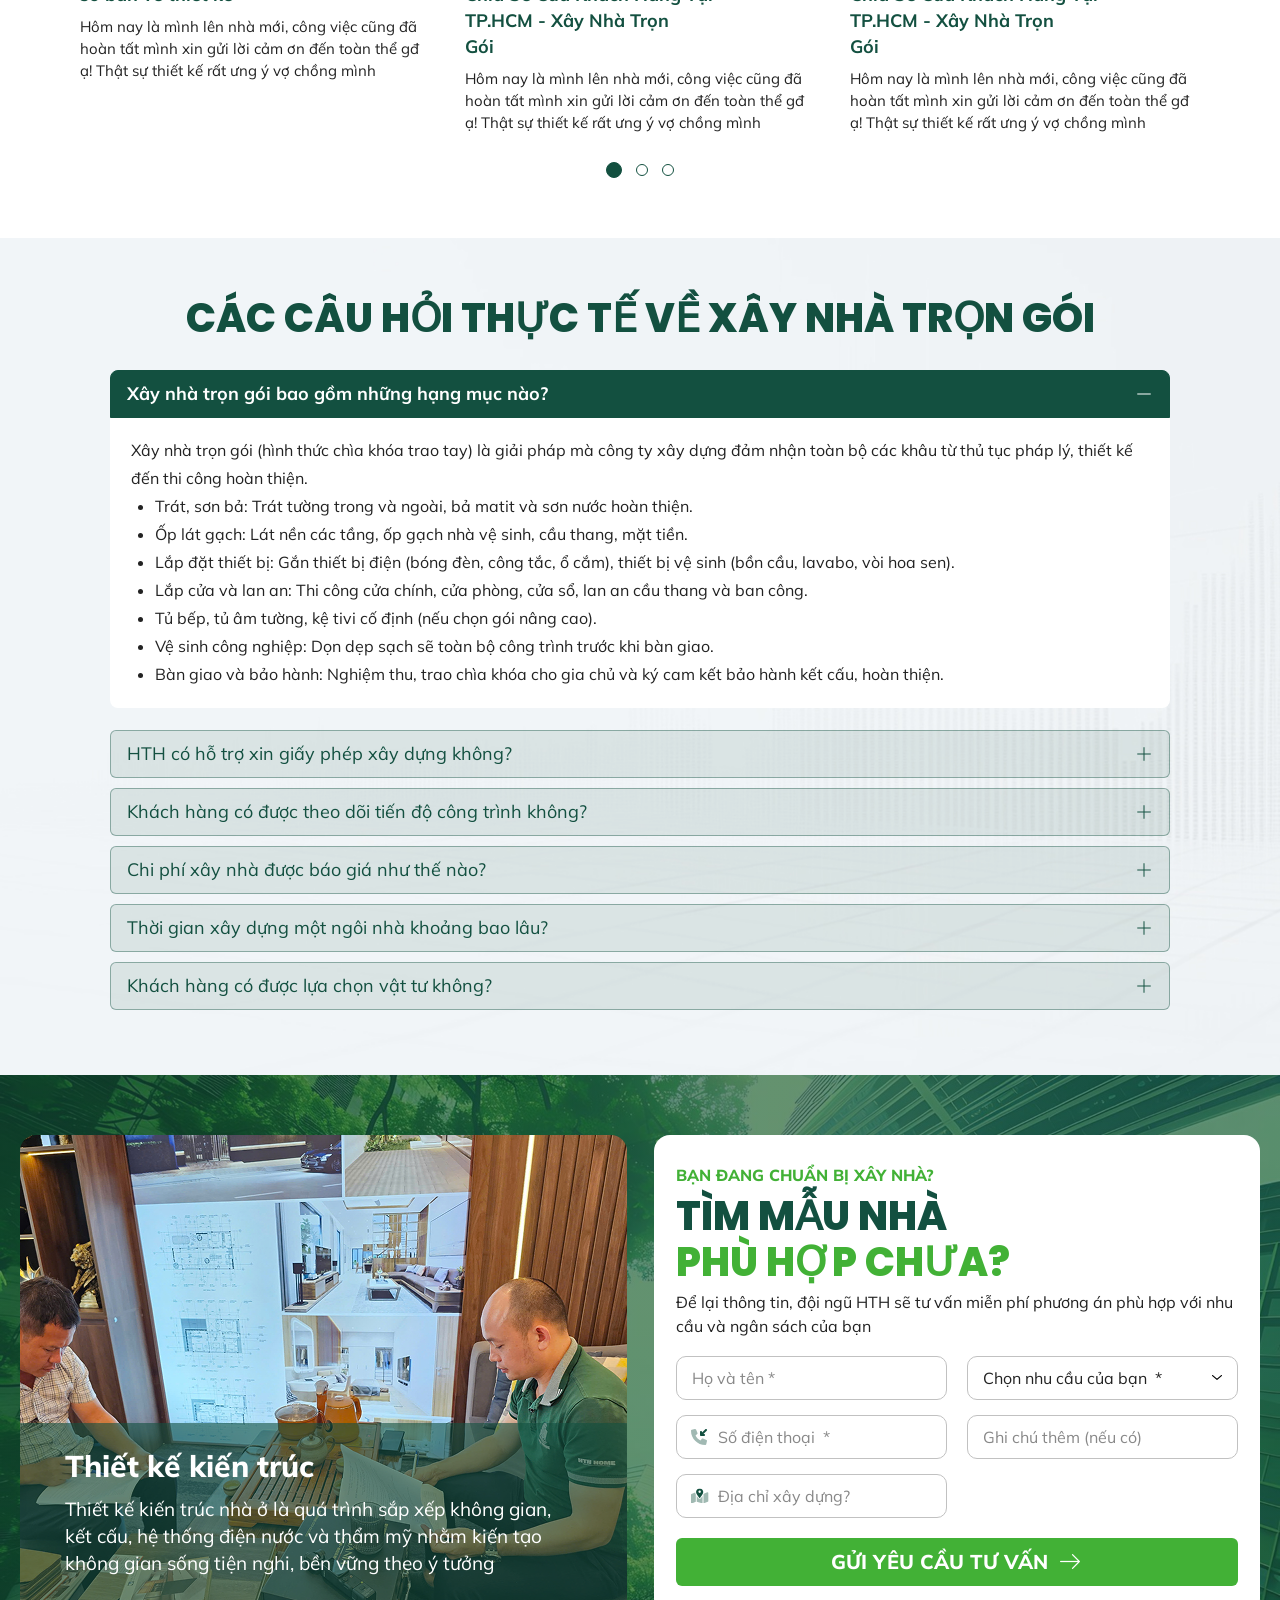
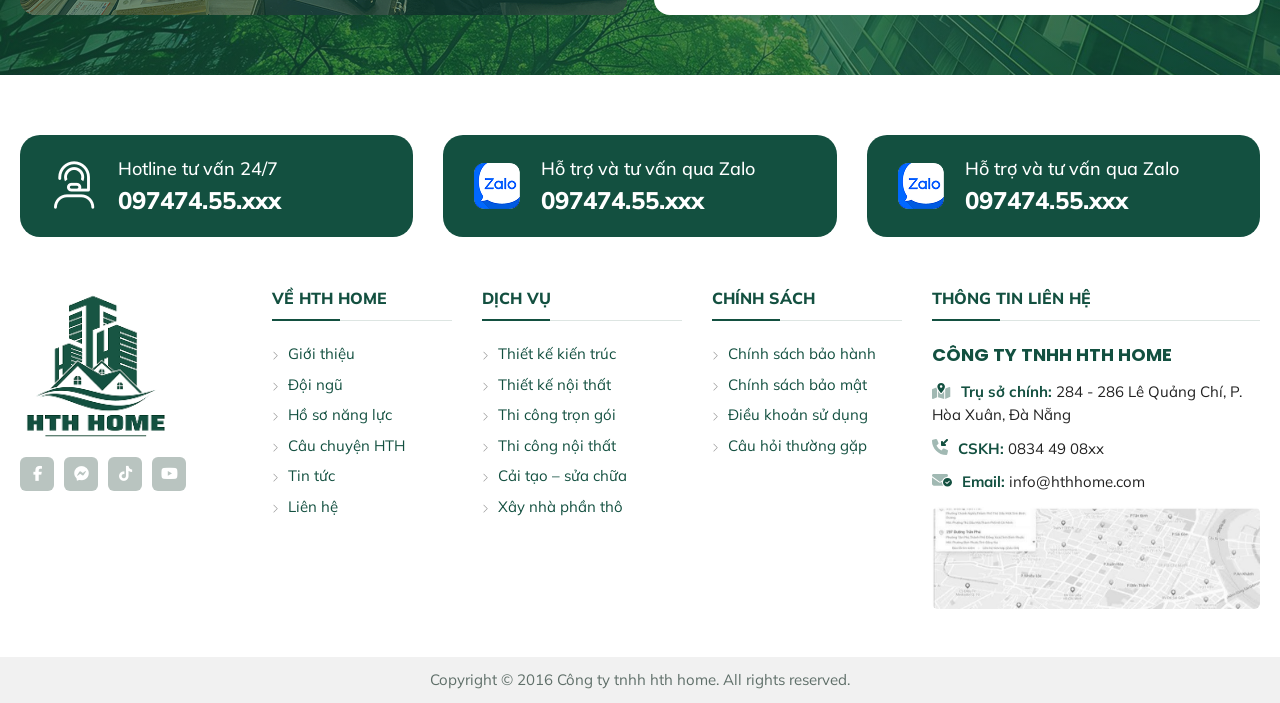
<file: hth-thiCong-xayDung.html>
<!DOCTYPE html>
<html lang="vi">

<head>
    <meta charset="UTF-8">
    <meta name="viewport" content="width=device-width, initial-scale=1">
    <title>Thi công xây dựng - HTH HOME</title>
    <meta name="description"
        content="HTH HOME thi công xây dựng phần thô, hoàn thiện và nội thất với quy trình kiểm soát chất lượng, tiến độ và kỹ thuật từng hạng mục.">
    <link rel="icon" href="assets/logos/hth-home-logo.png">
    <link rel="stylesheet" href="assets/vendor/bootstrap/css/bootstrap.min.css">
    <link rel="stylesheet" href="assets/vendor/fontawesome/css/all.min.css">
    <link rel="stylesheet" href="assets/vendor/aos/aos.css">
    <link rel="stylesheet" href="assets/vendor/swiper/swiper-bundle.min.css">
    <link rel="stylesheet" href="assets/css/styles.css">
    <link rel="stylesheet" href="assets/css/responsive.css">
</head>

<body>
    <header class="site-header" id="siteHeader">
        <div class="container-header site-header-inner">
            <a class="site-logo" href="index.html">
                <img src="assets/logos/hth-home-logo.png" alt="HTH HOME" width="162" height="162">
            </a>

            <nav class="main-nav" id="mainNav" aria-label="Điều hướng chính">
                <ul class="main-nav-list">
                    <li class="main-nav-item">
                        <a class="main-nav-link" href="index.html"><i class="fa-duotone fa-solid fa-house-blank"></i>
                            Trang chủ</a>
                    </li>
                    <li class="main-nav-item has-submenu">
                        <a class="main-nav-link" href="hth-xayNhaTronGoi.html">Xây nhà trọn gói <i class="fa-solid fa-chevron-down"></i></a>
                        <ul class="submenu">
                            <li><a href="hth-xayNhaTronGoi.html">Xây nhà trọn gói</a></li>
                            <li><a href="#">Xây nhà phần thô</a></li>
                            <li><a href="#">Báo giá xây nhà</a></li>
                        </ul>
                    </li>
                    <li class="main-nav-item has-submenu">
                        <a class="main-nav-link" href="HTH-caiTaoNha.html">Cải tạo nhà <i
                                class="fa-solid fa-chevron-down"></i></a>
                        <ul class="submenu">
                            <li><a href="HTH-caiTaoNha.html">Cải tạo nhà phố</a></li>
                            <li><a href="HTH-caiTaoNha.html">Cải tạo chung cư</a></li>
                            <li><a href="HTH-caiTaoNha.html">Sửa chữa nhà</a></li>
                        </ul>
                    </li>
                    <li class="main-nav-item has-submenu is-active">
                        <a class="main-nav-link" href="hth-thiCong-xayDung.html">Thi công <i class="fa-solid fa-chevron-down"></i></a>
                        <ul class="submenu">
                            <li><a href="hth-thiCong-xayDung.html">Thi công phần thô</a></li>
                            <li><a href="hth-thiCong-xayDung.html">Thi công hoàn thiện</a></li>
                            <li><a href="hth-thiCong-xayDung.html">Thi công nội thất</a></li>
                        </ul>
                    </li>
                    <li class="main-nav-item has-submenu">
                        <a class="main-nav-link" href="hth-mauNha-duAn.html">Mẫu nhà &amp; dự án <i
                                class="fa-solid fa-chevron-down"></i></a>
                        <ul class="submenu">
                            <li><a href="hth-mauNha-duAn.html">Mẫu nhà phố</a></li>
                            <li><a href="hth-mauNha-duAn.html">Mẫu biệt thự</a></li>
                            <li><a href="hth-mauNha-duAn.html">Công trình thực tế</a></li>
                        </ul>
                    </li>
                    <li class="main-nav-item has-submenu">
                        <a class="main-nav-link" href="hth-baiViet.html">Kiến thức <i class="fa-solid fa-chevron-down"></i></a>
                        <ul class="submenu">
                            <li><a href="hth-baiViet.html">Kinh nghiệm xây nhà</a></li>
                            <li><a href="hth-phongThuy.html">Phong thủy</a></li>
                            <li><a href="#">Kỹ thuật thi công</a></li>
                        </ul>
                    </li>
                    <li class="main-nav-item has-submenu">
                        <a class="main-nav-link" href="hth-gioiThieu.html">Giới thiệu <i class="fa-solid fa-chevron-down"></i></a>
                        <ul class="submenu">
                            <li><a href="hth-gioiThieu.html">Về HTH HOME</a></li>
                            <li><a href="hth-doiNgu.html">Đội ngũ</a></li>
                            <li><a href="hth-hoSoNangLuc.html">Hồ sơ năng lực</a></li>
                        </ul>
                    </li>
                    <li class="main-nav-item">
                        <a class="main-nav-link" href="hth-lienHe.html">Liên hệ</a>
                    </li>
                </ul>
            </nav>

            <div class="site-header-actions">
                <button class="header-search" type="button" id="searchToggle" aria-label="Tìm kiếm"
                    aria-expanded="false" aria-controls="headerSearch">
                    <i class="fa-light fa-magnifying-glass"></i>
                    <i class="fa-light fa-xmark"></i>
                </button>
                <a class="button button-primary header-cta" href="#contact">Nhận tư vấn</a>
                <button class="nav-toggle" type="button" id="navToggle" aria-label="Mở menu" aria-expanded="false"
                    aria-controls="mainNav">
                    <span></span><span></span><span></span>
                </button>
            </div>
        </div>

        <div class="header-search-panel" id="headerSearch">
            <form class="search-form container-header" role="search" action="#" method="get">
                <label class="visually-hidden" for="searchKeyword">Từ khoá tìm kiếm</label>
                <input class="form-control search-input" id="searchKeyword" name="q" type="search"
                    placeholder="Tìm mẫu nhà, dịch vụ, bài viết…" autocomplete="off">
                <button class="button button-primary search-submit" type="submit">
                    <i class="fa-sharp fa-light fa-magnifying-glass"></i>Tìm kiếm
                </button>
            </form>
        </div>
    </header>

    <main>

        <section class="section-full service-hero construction-hero-section">
            <div class="container-custom service-hero-inner">
                <nav class="breadcrumb-nav" aria-label="Breadcrumb">
                    <ol class="breadcrumb-list">
                        <li><a href="index.html"><i class="fa-solid fa-house"></i>Trang chủ</a></li>
                        <li aria-current="page">Thi công xây dựng</li>
                    </ol>
                </nav>

                <div class="service-hero-content">
                    <h1 class="construction-hero-title" data-aos="fade-up">Thi công <span class="highlight">xây dựng</span></h1>
                    <p class="projects-hero-subtitle" data-aos="fade-up">Kiểm soát chất lượng - tiến độ - kỹ thuật trong từng hạng mục</p>
                    <p class="service-hero-description construction-hero-description" data-aos="fade-up">HTH Home cung cấp dịch vụ thi công xây
                        dựng từ phần thô đến hoàn thiện và nội thất, với quy trình quản lý chặt chẽ từ vật tư, kỹ thuật đến chất lượng
                        công trình.</p>

                    <ul class="scope-list" data-aos="fade-up">
                        <li class="scope-item">
                            <span class="scope-icon"><img src="assets/icons/icon-rough-work.svg" alt="" width="23" height="23"></span>
                            <span><strong>Phần thô</strong>Móng, kết cấu, xây tường, tô trát...</span>
                        </li>
                        <li class="scope-item">
                            <span class="scope-icon"><img src="assets/icons/icon-finishing-work.svg" alt="" width="22" height="22"></span>
                            <span><strong>Hoàn thiện</strong>Ốp lát, sơn, trần, cửa, thiết bị...</span>
                        </li>
                        <li class="scope-item">
                            <span class="scope-icon"><img src="assets/icons/icon-interior-work.svg" alt="" width="24" height="17"></span>
                            <span><strong>Nội thất</strong>Sản xuất, lắp đặt, hoàn thiện nội thất...</span>
                        </li>
                    </ul>

                    <div class="projects-hero-actions" data-aos="fade-up">
                        <a class="button button-primary button-lg" href="#contact">Nhận tư vấn ngay <i
                                class="fa-light fa-arrow-right"></i></a>
                        <a class="button button-outline-light button-lg" href="#projects"><i
                                class="fa-solid fa-circle-play"></i>Xem công trình thi công</a>
                    </div>
                </div>
            </div>
        </section>

        <nav class="section-full service-tabs-section" aria-label="Hạng mục thi công">
            <div class="container-custom service-tabs">
                <a class="service-tab is-active" href="#categories">Thi công <span>phần thô</span></a>
                <a class="service-tab" href="#categories">Thi công <span>hoàn thiện</span></a>
                <a class="service-tab" href="#categories">Thi công <span>nội thất</span></a>
            </div>
        </nav>

        <section class="section-full video-section">
            <div class="container-custom">
                <h2 class="section-title section-title-center" data-aos="fade-up">
                    Video thi công <span class="highlight">thực tế</span>
                </h2>

                <div class="video-grid">
                    <a class="video-card video-card-featured" href="#" data-aos="fade-up">
                        <img class="video-card-image" src="assets/images/video-thumbnail-01.jpg"
                            alt="Hầm Thủ Thiêm - Kỳ tích dưới đáy sông Sài Gòn" loading="lazy">
                        <img class="video-card-play" src="assets/icons/youtube.png" alt="" width="56" height="50"
                            loading="lazy">
                        <span class="video-card-caption">Hầm Thủ Thiêm - Kỳ tích dưới đáy sông Sài Gòn!</span>
                    </a>
                    <a class="video-card" href="#" data-aos="fade-up" data-aos-delay="80">
                        <img class="video-card-image" src="assets/images/video-thumbnail-02.jpg"
                            alt="8 công trình vĩ đại nhất Trung Quốc" loading="lazy">
                        <img class="video-card-play" src="assets/icons/youtube.png" alt="" width="56" height="50"
                            loading="lazy">
                        <span class="video-card-caption">8 Công Trình Vĩ Đại Nhất Trung Quốc Kỷ …</span>
                    </a>
                    <a class="video-card" href="#" data-aos="fade-up" data-aos-delay="120">
                        <img class="video-card-image" src="assets/images/video-thumbnail-03.jpg"
                            alt="Hầm Thủ Thiêm - Kỳ tích dưới đáy sông Sài Gòn" loading="lazy">
                        <img class="video-card-play" src="assets/icons/youtube.png" alt="" width="56" height="50"
                            loading="lazy">
                        <span class="video-card-caption">Hầm Thủ Thiêm - Kỳ tích dưới đáy sông Sài…</span>
                    </a>
                    <a class="video-card" href="#" data-aos="fade-up" data-aos-delay="160">
                        <img class="video-card-image" src="assets/images/video-thumbnail-04.jpg"
                            alt="Hầm Thủ Thiêm - Kỳ tích dưới đáy sông Sài Gòn" loading="lazy">
                        <img class="video-card-play" src="assets/icons/youtube.png" alt="" width="56" height="50"
                            loading="lazy">
                        <span class="video-card-caption">Hầm Thủ Thiêm - Kỳ tích dưới đáy sông Sài…</span>
                    </a>
                    <a class="video-card" href="#" data-aos="fade-up" data-aos-delay="200">
                        <img class="video-card-image" src="assets/images/video-thumbnail-05.jpg"
                            alt="Hầm Thủ Thiêm - Kỳ tích dưới đáy sông Sài Gòn" loading="lazy">
                        <img class="video-card-play" src="assets/icons/youtube.png" alt="" width="56" height="50"
                            loading="lazy">
                        <span class="video-card-caption">Hầm Thủ Thiêm - Kỳ tích dưới đáy sông Sài…</span>
                    </a>
                </div>
            </div>
        </section>

        <section class="section section-muted construction-categories-section" id="categories">
            <div class="container-custom">
                <h2 class="section-title section-title-center" data-aos="fade-up">Hạng mục thi công</h2>
                <blockquote class="section-quote section-quote-center section-quote-narrow" data-aos="fade-up">
                    <strong>Hạng mục công trình</strong> là các phần việc hoặc công trình nhỏ, độc lập có thể vận hành và kiểm soát
                    riêng biệt trong một dự án xây dựng lớn. Trong một quy trình thi công nhà ở dân dụng trọn gói, các hạng mục chính
                    thường được chia theo các giai đoạn sau:
                </blockquote>

                <div class="card-grid card-grid-3">
                    <article class="media-card media-card-lg" data-aos="fade-up" data-aos-delay="0">
                        <figure class="media-card-image"><img src="assets/images/construction-rough.jpg" alt="Kỹ sư HTH HOME kiểm tra công trình phần thô" loading="lazy"></figure>
                        <h3 class="media-card-title">Thi công phần thô</h3>
                        <p class="media-card-lead">Móng, kết cấu, xây, MEP âm tường...</p>
                        <p class="media-card-text">Thi công phần thô là quá trình xây dựng khung xương, móng và hệ thống kết cấu chịu lực chính của ngôi nhà kèm theo vật tư thô và nhân công hoàn thiện cơ bản.</p>
                    </article>
                    <article class="media-card media-card-lg" data-aos="fade-up" data-aos-delay="80">
                        <figure class="media-card-image"><img src="assets/images/construction-finishing.jpg" alt="Đội thợ HTH HOME thi công móng và hoàn thiện tại công trình" loading="lazy"></figure>
                        <h3 class="media-card-title">Thi công hoàn thiện</h3>
                        <p class="media-card-lead">Ốp lát, sơn, trần, cửa, thiết bị...</p>
                        <p class="media-card-text">Thi công hoàn thiện là giai đoạn cuối cùng trong xây dựng, biến phần khung thô thành không gian sống hoặc làm việc hoàn chỉnh với các hạng mục chính gồm trát bả tường, ốp lát gạch nền...</p>
                    </article>
                    <article class="media-card media-card-lg" data-aos="fade-up" data-aos-delay="160">
                        <figure class="media-card-image"><img src="assets/images/construction-interior.jpg" alt="Phòng khách sau khi thi công nội thất" loading="lazy"></figure>
                        <h3 class="media-card-title">Thi công nội thất</h3>
                        <p class="media-card-lead">Tủ bếp, tủ áo, đồ gỗ, hoàn thiện nội thất...</p>
                        <p class="media-card-text">Thời gian thi công thường kéo dài khoảng 2 – 4 tuần tùy theo số lượng và độ phức tạp của sản phẩm. Khi lắp đặt, đội ngũ thi công sẽ ưu tiên các món nội thất có.</p>
                    </article>
                </div>
            </div>
        </section>

        <section class="section construction-process-section">
            <div class="container-custom">
                <h2 class="section-title section-title-center" data-aos="fade-up">Quy trình thi công</h2>
                <blockquote class="section-quote section-quote-center" data-aos="fade-up">
                    Quy trình thi công xây dựng đầy đủ nhất 2026 gồm 8 giai đoạn chính từ chuẩn bị đến bàn giao.
                </blockquote>

                <ol class="card-grid step-card-grid">
                    <li class="step-card" data-aos="fade-up" data-aos-delay="0">
                        <span class="step-card-number">01</span>
                        <h3 class="step-card-title">Tiếp nhận hồ sơ</h3>
                        <p class="step-card-text">Phần này mình sẽ dùng kiểu 8 bước trực quan giống phần Quy trình Xây nhà trọn gói mà mình</p>
                    </li>
                    <li class="step-card" data-aos="fade-up" data-aos-delay="80">
                        <span class="step-card-number">02</span>
                        <h3 class="step-card-title">Khảo sát &amp; chuẩn bị</h3>
                        <p class="step-card-text">Phần này mình sẽ dùng kiểu 8 bước trực quan giống phần Quy trình Xây nhà trọn gói mà mình</p>
                    </li>
                    <li class="step-card" data-aos="fade-up" data-aos-delay="160">
                        <span class="step-card-number">03</span>
                        <h3 class="step-card-title">Lập kế hoạch thi công</h3>
                        <p class="step-card-text">Phần này mình sẽ dùng kiểu 8 bước trực quan giống phần Quy trình Xây nhà trọn gói mà mình</p>
                    </li>
                    <li class="step-card" data-aos="fade-up" data-aos-delay="240">
                        <span class="step-card-number">04</span>
                        <h3 class="step-card-title">Triển khai thi công</h3>
                        <p class="step-card-text">Phần này mình sẽ dùng kiểu 8 bước trực quan giống phần Quy trình Xây nhà trọn gói mà mình</p>
                    </li>
                    <li class="step-card" data-aos="fade-up" data-aos-delay="0">
                        <span class="step-card-number">05</span>
                        <h3 class="step-card-title">Kiểm soát kỹ thuật</h3>
                        <p class="step-card-text">Phần này mình sẽ dùng kiểu 8 bước trực quan giống phần Quy trình Xây nhà trọn gói mà mình</p>
                    </li>
                    <li class="step-card" data-aos="fade-up" data-aos-delay="80">
                        <span class="step-card-number">06</span>
                        <h3 class="step-card-title">Kiểm tra vật tư</h3>
                        <p class="step-card-text">Phần này mình sẽ dùng kiểu 8 bước trực quan giống phần Quy trình Xây nhà trọn gói mà mình</p>
                    </li>
                    <li class="step-card" data-aos="fade-up" data-aos-delay="160">
                        <span class="step-card-number">07</span>
                        <h3 class="step-card-title">Nghiệm thu từng giai đoạn</h3>
                        <p class="step-card-text">Phần này mình sẽ dùng kiểu 8 bước trực quan giống phần Quy trình Xây nhà trọn gói mà mình</p>
                    </li>
                    <li class="step-card" data-aos="fade-up" data-aos-delay="240">
                        <span class="step-card-number">08</span>
                        <h3 class="step-card-title">Bàn giao</h3>
                        <p class="step-card-text">Phần này mình sẽ dùng kiểu 8 bước trực quan giống phần Quy trình Xây nhà trọn gói mà mình</p>
                    </li>
                </ol>
            </div>
        </section>

        <section class="section-full quality-section">
            <div class="container-custom">
                <div class="quality-content">
                    <h2 class="section-title" data-aos="fade-up">Kiểm soát chất lượng <span class="highlight">thi công</span></h2>
                    <p class="quality-description" data-aos="fade-up">HTH Home kiểm soát chặt chẽ toàn bộ quá trình thi công từ vật tư, kỹ
                        thuật, tiến độ đến an toàn và nghiệm thu, đảm bảo công trình đạt chất lượng, đúng thiết kế và tối ưu chi phí cho
                        khách hàng.</p>

                    <ol class="quality-list">
                        <li class="quality-item" data-aos="fade-up" data-aos-delay="0">
                            <span class="quality-number">01</span>
                            <span class="quality-icon"><img src="assets/icons/icon-quality-materials.svg" alt="" width="35" height="35"></span>
                            <span class="quality-body">
                                <strong class="quality-title">Kiểm soát vật tư</strong>
                                <span class="quality-text">Kiểm tra nguồn gốc, chủng loại và chất lượng vật tư trước khi đưa vào công trình.</span>
                            </span>
                            <span class="quality-arrow" aria-hidden="true"><i class="fa-light fa-arrow-right"></i></span>
                        </li>
                        <li class="quality-item" data-aos="fade-up" data-aos-delay="60">
                            <span class="quality-number">02</span>
                            <span class="quality-icon"><img src="assets/icons/icon-quality-technical.svg" alt="" width="35" height="35"></span>
                            <span class="quality-body">
                                <strong class="quality-title">Kiểm soát kỹ thuật</strong>
                                <span class="quality-text">Giám sát quá trình thi công theo hồ sơ thiết kế và các tiêu chuẩn kỹ thuật.</span>
                            </span>
                            <span class="quality-arrow" aria-hidden="true"><i class="fa-light fa-arrow-right"></i></span>
                        </li>
                        <li class="quality-item" data-aos="fade-up" data-aos-delay="120">
                            <span class="quality-number">03</span>
                            <span class="quality-icon"><img src="assets/icons/icon-quality-schedule.svg" alt="" width="40" height="40"></span>
                            <span class="quality-body">
                                <strong class="quality-title">Kiểm soát tiến độ</strong>
                                <span class="quality-text">Theo dõi tiến độ từng hạng mục, phối hợp các đội thi công và xử lý kịp thời các phát sinh.</span>
                            </span>
                            <span class="quality-arrow" aria-hidden="true"><i class="fa-light fa-arrow-right"></i></span>
                        </li>
                        <li class="quality-item" data-aos="fade-up" data-aos-delay="180">
                            <span class="quality-number">04</span>
                            <span class="quality-icon"><img src="assets/icons/icon-quality-safety.svg" alt="" width="36" height="25"></span>
                            <span class="quality-body">
                                <strong class="quality-title">An toàn công trường</strong>
                                <span class="quality-text">Tuân thủ đầy đủ các quy định về an toàn lao động, bảo hộ và an toàn khu vực thi công.</span>
                            </span>
                            <span class="quality-arrow" aria-hidden="true"><i class="fa-light fa-arrow-right"></i></span>
                        </li>
                        <li class="quality-item" data-aos="fade-up" data-aos-delay="240">
                            <span class="quality-number">05</span>
                            <span class="quality-icon"><i class="fa-light fa-clipboard-list-check"></i></span>
                            <span class="quality-body">
                                <strong class="quality-title">Nghiệm thu từng giai đoạn</strong>
                                <span class="quality-text">Kiểm tra, đánh giá chất lượng trước khi chuyển sang công đoạn tiếp theo, đảm bảo đúng thiết kế và tiêu chuẩn.</span>
                            </span>
                            <span class="quality-arrow" aria-hidden="true"><i class="fa-light fa-arrow-right"></i></span>
                        </li>
                    </ol>
                </div>
            </div>
        </section>

        <section class="section-full engineer-team-section">
            <div class="container-custom">
                <p class="eyebrow eyebrow-center eyebrow-on-dark" data-aos="fade-up">Đội ngũ</p>
                <h2 class="section-title section-title-center section-title-light" data-aos="fade-up">
                    <span class="highlight">Đội ngũ</span> đứng sau mỗi công trình
                </h2>
                <blockquote class="section-quote section-quote-center section-quote-light" data-aos="fade-up">
                    Những người trực tiếp đồng hành, giám sát và kiểm soát công trình cùng gia chủ.
                </blockquote>

                <div class="card-grid engineer-grid">
                    <article class="engineer-card" data-aos="fade-up" data-aos-delay="0">
                        <figure class="engineer-photo"><img src="assets/images/engineer-01.jpg" alt="KS. Trần Văn A - Kỹ sư / Chỉ huy trưởng" loading="lazy"></figure>
                        <div class="engineer-body">
                            <h3 class="engineer-name">KS. Trần Văn A</h3>
                            <p class="engineer-role">Kỹ sư / Chỉ huy trưởng</p>
                            <p class="engineer-text">Tư vấn giải pháp, lập dự toán và tối ưu chi phí cho gia chủ</p>
                        </div>
                    </article>
                    <article class="engineer-card" data-aos="fade-up" data-aos-delay="80">
                        <figure class="engineer-photo"><img src="assets/images/engineer-02.jpg" alt="KS. Trần Văn A - Kỹ sư giám sát" loading="lazy"></figure>
                        <div class="engineer-body">
                            <h3 class="engineer-name">KS. Trần Văn A</h3>
                            <p class="engineer-role">Kỹ sư giám sát</p>
                            <p class="engineer-text">Tư vấn giải pháp, lập dự toán và tối ưu chi phí cho gia chủ</p>
                        </div>
                    </article>
                    <article class="engineer-card" data-aos="fade-up" data-aos-delay="160">
                        <figure class="engineer-photo"><img src="assets/images/engineer-03.jpg" alt="KS. Trần Văn A - Kiến trúc sư" loading="lazy"></figure>
                        <div class="engineer-body">
                            <h3 class="engineer-name">KS. Trần Văn A</h3>
                            <p class="engineer-role">Kiến trúc sư</p>
                            <p class="engineer-text">Tư vấn giải pháp, lập dự toán và tối ưu chi phí cho gia chủ</p>
                        </div>
                    </article>
                    <article class="engineer-card" data-aos="fade-up" data-aos-delay="240">
                        <figure class="engineer-photo"><img src="assets/images/engineer-04.jpg" alt="KS. Trần Văn A - Kỹ thuật / QA-QC" loading="lazy"></figure>
                        <div class="engineer-body">
                            <h3 class="engineer-name">KS. Trần Văn A</h3>
                            <p class="engineer-role">Kỹ thuật / QA-QC</p>
                            <p class="engineer-text">Tư vấn giải pháp, lập dự toán và tối ưu chi phí cho gia chủ</p>
                        </div>
                    </article>
                </div>
            </div>
        </section>

        <section class="section construction-projects-section" id="projects">
            <div class="container-custom">
                <h2 class="section-title section-title-center" data-aos="fade-up">
                    Công trình thi công <span class="highlight">thực tế</span>
                </h2>
                <blockquote class="section-quote section-quote-center section-quote-compact" data-aos="fade-up">
                    Để phù hợp với nhu cầu của thị trường, dịch vụ xây nhà trọn gói đã phân hóa thành nhiều gói khác nhau. Phổ biến
                    nhất là các gói:
                </blockquote>

                <div class="house-grid">
                    <article class="house-card" data-aos="fade-up" data-aos-delay="0">
                        <a class="house-card-image" href="#">
                            <img src="assets/images/house-sample-01.jpg" alt="Thi công nhà mái Thái 3 tầng của anh Đức" loading="lazy">
                        </a>
                        <h3 class="house-card-title"><a href="#">Thi công nhà mái Thái 3 tầng của anh Đức</a></h3>
                        <ul class="spec-list">
                            <li><i class="fa-solid fa-map-pin"></i><span><strong>Địa điểm:</strong> Lục Ngạn - Bắc Giang</span></li>
                            <li><i class="fa-solid fa-building"></i><span><strong>Quy mô:</strong> 3 tầng</span></li>
                            <li><i class="fa-solid fa-arrows-maximize"></i><span><strong>Diện tích:</strong> 9.2m</span></li>
                        </ul>
                        <a class="button button-soft" href="#">Xem chi tiết</a>
                    </article>
                    <article class="house-card" data-aos="fade-up" data-aos-delay="80">
                        <a class="house-card-image" href="#">
                            <img src="assets/images/house-sample-02.jpg" alt="Thi công nhà mái Thái 3 tầng của anh Đức" loading="lazy">
                        </a>
                        <h3 class="house-card-title"><a href="#">Thi công nhà mái Thái 3 tầng của anh Đức</a></h3>
                        <ul class="spec-list">
                            <li><i class="fa-solid fa-map-pin"></i><span><strong>Địa điểm:</strong> Lục Ngạn - Bắc Giang</span></li>
                            <li><i class="fa-solid fa-building"></i><span><strong>Quy mô:</strong> 3 tầng</span></li>
                            <li><i class="fa-solid fa-arrows-maximize"></i><span><strong>Diện tích:</strong> 9.2m</span></li>
                        </ul>
                        <a class="button button-soft" href="#">Xem chi tiết</a>
                    </article>
                    <article class="house-card" data-aos="fade-up" data-aos-delay="160">
                        <a class="house-card-image" href="#">
                            <img src="assets/images/house-sample-03.jpg" alt="Thi công nhà mái Thái 3 tầng của anh Đức" loading="lazy">
                        </a>
                        <h3 class="house-card-title"><a href="#">Thi công nhà mái Thái 3 tầng của anh Đức</a></h3>
                        <ul class="spec-list">
                            <li><i class="fa-solid fa-map-pin"></i><span><strong>Địa điểm:</strong> Lục Ngạn - Bắc Giang</span></li>
                            <li><i class="fa-solid fa-building"></i><span><strong>Quy mô:</strong> 3 tầng</span></li>
                            <li><i class="fa-solid fa-arrows-maximize"></i><span><strong>Diện tích:</strong> 9.2m</span></li>
                        </ul>
                        <a class="button button-soft" href="#">Xem chi tiết</a>
                    </article>
                    <article class="house-card" data-aos="fade-up" data-aos-delay="240">
                        <a class="house-card-image" href="#">
                            <img src="assets/images/house-sample-04.jpg" alt="Thi công nhà mái Thái 3 tầng của anh Đức" loading="lazy">
                        </a>
                        <h3 class="house-card-title"><a href="#">Thi công nhà mái Thái 3 tầng của anh Đức</a></h3>
                        <ul class="spec-list">
                            <li><i class="fa-solid fa-map-pin"></i><span><strong>Địa điểm:</strong> Lục Ngạn - Bắc Giang</span></li>
                            <li><i class="fa-solid fa-building"></i><span><strong>Quy mô:</strong> 3 tầng</span></li>
                            <li><i class="fa-solid fa-arrows-maximize"></i><span><strong>Diện tích:</strong> 9.2m</span></li>
                        </ul>
                        <a class="button button-soft" href="#">Xem chi tiết</a>
                    </article>
                    <article class="house-card" data-aos="fade-up" data-aos-delay="0">
                        <a class="house-card-image" href="#">
                            <img src="assets/images/house-sample-01.jpg" alt="Thi công nhà mái Thái 3 tầng của anh Đức" loading="lazy">
                        </a>
                        <h3 class="house-card-title"><a href="#">Thi công nhà mái Thái 3 tầng của anh Đức</a></h3>
                        <ul class="spec-list">
                            <li><i class="fa-solid fa-map-pin"></i><span><strong>Địa điểm:</strong> Lục Ngạn - Bắc Giang</span></li>
                            <li><i class="fa-solid fa-building"></i><span><strong>Quy mô:</strong> 3 tầng</span></li>
                            <li><i class="fa-solid fa-arrows-maximize"></i><span><strong>Diện tích:</strong> 9.2m</span></li>
                        </ul>
                        <a class="button button-soft" href="#">Xem chi tiết</a>
                    </article>
                    <article class="house-card" data-aos="fade-up" data-aos-delay="80">
                        <a class="house-card-image" href="#">
                            <img src="assets/images/house-sample-02.jpg" alt="Thi công nhà mái Thái 3 tầng của anh Đức" loading="lazy">
                        </a>
                        <h3 class="house-card-title"><a href="#">Thi công nhà mái Thái 3 tầng của anh Đức</a></h3>
                        <ul class="spec-list">
                            <li><i class="fa-solid fa-map-pin"></i><span><strong>Địa điểm:</strong> Lục Ngạn - Bắc Giang</span></li>
                            <li><i class="fa-solid fa-building"></i><span><strong>Quy mô:</strong> 3 tầng</span></li>
                            <li><i class="fa-solid fa-arrows-maximize"></i><span><strong>Diện tích:</strong> 9.2m</span></li>
                        </ul>
                        <a class="button button-soft" href="#">Xem chi tiết</a>
                    </article>
                    <article class="house-card" data-aos="fade-up" data-aos-delay="160">
                        <a class="house-card-image" href="#">
                            <img src="assets/images/house-sample-03.jpg" alt="Thi công nhà mái Thái 3 tầng của anh Đức" loading="lazy">
                        </a>
                        <h3 class="house-card-title"><a href="#">Thi công nhà mái Thái 3 tầng của anh Đức</a></h3>
                        <ul class="spec-list">
                            <li><i class="fa-solid fa-map-pin"></i><span><strong>Địa điểm:</strong> Lục Ngạn - Bắc Giang</span></li>
                            <li><i class="fa-solid fa-building"></i><span><strong>Quy mô:</strong> 3 tầng</span></li>
                            <li><i class="fa-solid fa-arrows-maximize"></i><span><strong>Diện tích:</strong> 9.2m</span></li>
                        </ul>
                        <a class="button button-soft" href="#">Xem chi tiết</a>
                    </article>
                    <article class="house-card" data-aos="fade-up" data-aos-delay="240">
                        <a class="house-card-image" href="#">
                            <img src="assets/images/house-sample-04.jpg" alt="Thi công nhà mái Thái 3 tầng của anh Đức" loading="lazy">
                        </a>
                        <h3 class="house-card-title"><a href="#">Thi công nhà mái Thái 3 tầng của anh Đức</a></h3>
                        <ul class="spec-list">
                            <li><i class="fa-solid fa-map-pin"></i><span><strong>Địa điểm:</strong> Lục Ngạn - Bắc Giang</span></li>
                            <li><i class="fa-solid fa-building"></i><span><strong>Quy mô:</strong> 3 tầng</span></li>
                            <li><i class="fa-solid fa-arrows-maximize"></i><span><strong>Diện tích:</strong> 9.2m</span></li>
                        </ul>
                        <a class="button button-soft" href="#">Xem chi tiết</a>
                    </article>
                </div>

                <div class="section-action-center">
                    <a class="button button-primary" href="hth-mauNha-duAn.html">Xem tất cả công trình <i
                            class="fa-light fa-arrow-right"></i></a>
                </div>
            </div>
        </section>

        <section class="section testimonials-section">
            <div class="container-custom">
                <h2 class="section-title section-title-center" data-aos="fade-up">
                    Khách hàng <span class="highlight">nói gì về HTH HOME</span>
                </h2>

                <div class="testimonials-slider-wrap" data-aos="fade-up">
                    <div class="swiper testimonials-slider" id="testimonialsSlider">
                        <div class="swiper-wrapper">
                            <article class="swiper-slide testimonial-card">
                                <div class="testimonial-media">
                                    <a class="testimonial-thumbnail" href="#">
                                        <img class="testimonial-image"
                                            src="assets/images/testimonial-thumbnail-01.jpg"
                                            alt="Bí quyết thi công đúng 99% so bản vẽ thiết kế" loading="lazy">
                                        <img class="testimonial-play" src="assets/icons/youtube.png" alt=""
                                            width="56" height="50" loading="lazy">
                                    </a>
                                    <img class="testimonial-avatar" src="assets/images/testimonial-avatar-01.jpg"
                                        alt="" loading="lazy">
                                </div>
                                <h3 class="testimonial-title">
                                    <a href="#" class="link-text"> Bí quyết thi công đúng 99% so bản vẽ thiết kế</a>
                                </h3>
                                <p class="testimonial-description">Hôm nay là mình lên nhà mới, công việc cũng đã hoàn
                                    tất mình xin gửi lời cảm ơn đến toàn thể gđ ạ! Thật sự thiết kế rất ưng ý vợ chồng
                                    mình</p>
                            </article>
                            <article class="swiper-slide testimonial-card">
                                <div class="testimonial-media">
                                    <a class="testimonial-thumbnail" href="#">
                                        <img class="testimonial-image"
                                            src="assets/images/testimonial-thumbnail-02.jpg"
                                            alt="Nhà ở kết hợp kinh doanh - chia sẻ của khách hàng tại TP.HCM"
                                            loading="lazy">
                                        <img class="testimonial-play" src="assets/icons/youtube.png" alt=""
                                            width="56" height="50" loading="lazy">
                                    </a>
                                    <img class="testimonial-avatar" src="assets/images/testimonial-avatar-02.jpg"
                                        alt="" loading="lazy">
                                </div>
                                <h3 class="testimonial-title"><a href="#" class="link-text">Nhà Ở Kết Hợp Kinh Doanh -
                                        Chia Sẻ Của Khách Hàng Tại
                                        TP.HCM - Xây Nhà Trọn Gói</a></h3>
                                <p class="testimonial-description">Hôm nay là mình lên nhà mới, công việc cũng đã hoàn
                                    tất mình xin gửi lời cảm ơn đến toàn thể gđ ạ! Thật sự thiết kế rất ưng ý vợ chồng
                                    mình</p>
                            </article>
                            <article class="swiper-slide testimonial-card">
                                <div class="testimonial-media">
                                    <a class="testimonial-thumbnail" href="#">
                                        <img class="testimonial-image"
                                            src="assets/images/testimonial-thumbnail-03.jpg"
                                            alt="Nhà ở kết hợp kinh doanh - chia sẻ của khách hàng tại TP.HCM"
                                            loading="lazy">
                                        <img class="testimonial-play" src="assets/icons/youtube.png" alt=""
                                            width="56" height="50" loading="lazy">
                                    </a>
                                    <img class="testimonial-avatar" src="assets/images/testimonial-avatar-03.jpg"
                                        alt="" loading="lazy">
                                </div>
                                <h3 class="testimonial-title"><a href="#" class="link-text">Nhà Ở Kết Hợp Kinh Doanh -
                                        Chia Sẻ Của Khách Hàng Tại
                                        TP.HCM - Xây Nhà Trọn Gói</a></h3>
                                <p class="testimonial-description">Hôm nay là mình lên nhà mới, công việc cũng đã hoàn
                                    tất mình xin gửi lời cảm ơn đến toàn thể gđ ạ! Thật sự thiết kế rất ưng ý vợ chồng
                                    mình</p>
                            </article>
                            <article class="swiper-slide testimonial-card">
                                <div class="testimonial-media">
                                    <a class="testimonial-thumbnail" href="#">
                                        <img class="testimonial-image"
                                            src="assets/images/testimonial-thumbnail-04.jpg"
                                            alt="Bí quyết thi công đúng 99% so bản vẽ thiết kế" loading="lazy">
                                        <img class="testimonial-play" src="assets/icons/youtube.png" alt=""
                                            width="56" height="50" loading="lazy">
                                    </a>
                                    <img class="testimonial-avatar" src="assets/images/testimonial-avatar-02.jpg"
                                        alt="" loading="lazy">
                                </div>
                                <h3 class="testimonial-title"><a href="#" class="link-text">Bí quyết thi công đúng 99%
                                        so bản vẽ thiết kế</a></h3>
                                <p class="testimonial-description">Hôm nay là mình lên nhà mới, công việc cũng đã hoàn
                                    tất mình xin gửi lời cảm ơn đến toàn thể gđ ạ! Thật sự thiết kế rất ưng ý vợ chồng
                                    mình</p>
                            </article>
                            <article class="swiper-slide testimonial-card">
                                <div class="testimonial-media">
                                    <a class="testimonial-thumbnail" href="#">
                                        <img class="testimonial-image"
                                            src="assets/images/testimonial-thumbnail-05.jpg"
                                            alt="Nhà ở kết hợp kinh doanh - chia sẻ của khách hàng tại TP.HCM"
                                            loading="lazy">
                                        <img class="testimonial-play" src="assets/icons/youtube.png" alt=""
                                            width="56" height="50" loading="lazy">
                                    </a>
                                    <img class="testimonial-avatar" src="assets/images/testimonial-avatar-03.jpg"
                                        alt="" loading="lazy">
                                </div>
                                <h3 class="testimonial-title"><a href="#" class="link-text">Nhà Ở Kết Hợp Kinh Doanh -
                                        Chia Sẻ Của Khách Hàng Tại
                                        TP.HCM - Xây Nhà Trọn Gói</a></h3>
                                <p class="testimonial-description">Hôm nay là mình lên nhà mới, công việc cũng đã hoàn
                                    tất mình xin gửi lời cảm ơn đến toàn thể gđ ạ! Thật sự thiết kế rất ưng ý vợ chồng
                                    mình</p>
                            </article>
                        </div>
                    </div>
                    <button class="slider-arrow slider-arrow-prev testimonials-arrow-prev" type="button"
                        aria-label="Xem trước"><i class="fa-solid fa-chevron-left"></i></button>
                    <button class="slider-arrow slider-arrow-next testimonials-arrow-next" type="button"
                        aria-label="Xem tiếp"><i class="fa-solid fa-chevron-right"></i></button>
                    <div class="swiper-pagination testimonials-pagination"></div>
                </div>
            </div>
        </section>

        <section class="section-full faq-section">
            <div class="container-custom">
                <h2 class="section-title section-title-center" data-aos="fade-up">Các câu hỏi thực tế về xây nhà trọn
                    gói
                </h2>

                <div class="faq-list" data-aos="fade-up">
                    <details class="faq-item" name="faq" open>
                        <summary class="faq-question">Xây nhà trọn gói bao gồm những hạng mục nào?</summary>
                        <div class="faq-answer">
                            <p>Xây nhà trọn gói (hình thức chìa khóa trao tay) là giải pháp mà công ty xây dựng đảm nhận
                                toàn bộ các khâu từ thủ tục pháp lý, thiết kế đến thi công hoàn thiện.</p>
                            <ul>
                                <li>Trát, sơn bả: Trát tường trong và ngoài, bả matit và sơn nước hoàn thiện.</li>
                                <li>Ốp lát gạch: Lát nền các tầng, ốp gạch nhà vệ sinh, cầu thang, mặt tiền.</li>
                                <li>Lắp đặt thiết bị: Gắn thiết bị điện (bóng đèn, công tắc, ổ cắm), thiết bị vệ sinh
                                    (bồn
                                    cầu, lavabo, vòi hoa sen).</li>
                                <li>Lắp cửa và lan an: Thi công cửa chính, cửa phòng, cửa sổ, lan an cầu thang và ban
                                    công.
                                </li>
                                <li>Tủ bếp, tủ âm tường, kệ tivi cố định (nếu chọn gói nâng cao).</li>
                                <li>Vệ sinh công nghiệp: Dọn dẹp sạch sẽ toàn bộ công trình trước khi bàn giao.</li>
                                <li>Bàn giao và bảo hành: Nghiệm thu, trao chìa khóa cho gia chủ và ký cam kết bảo hành
                                    kết
                                    cấu, hoàn thiện.</li>
                            </ul>
                        </div>
                    </details>
                    <details class="faq-item" name="faq">
                        <summary class="faq-question">HTH có hỗ trợ xin giấy phép xây dựng không?</summary>
                        <div class="faq-answer">
                            <p>Có. HTH HOME hỗ trợ chuẩn bị hồ sơ và thực hiện thủ tục xin giấy phép xây dựng, cải tạo
                                cho chủ nhà.</p>
                        </div>
                    </details>
                    <details class="faq-item" name="faq">
                        <summary class="faq-question">Khách hàng có được theo dõi tiến độ công trình không?</summary>
                        <div class="faq-answer">
                            <p>Có. Khách hàng được cập nhật tiến độ định kỳ và có thể đến kiểm tra công trình bất cứ lúc
                                nào.</p>
                        </div>
                    </details>
                    <details class="faq-item" name="faq">
                        <summary class="faq-question">Chi phí xây nhà được báo giá như thế nào?</summary>
                        <div class="faq-answer">
                            <p>Chi phí được báo giá theo đơn giá m² sau khi khảo sát hiện trạng và thống nhất phạm vi
                                công
                                việc.</p>
                        </div>
                    </details>
                    <details class="faq-item" name="faq">
                        <summary class="faq-question">Thời gian xây dựng một ngôi nhà khoảng bao lâu?</summary>
                        <div class="faq-answer">
                            <p>Thời gian phụ thuộc quy mô công trình và được thống nhất cụ thể trong hợp đồng thi công.
                            </p>
                        </div>
                    </details>
                    <details class="faq-item" name="faq">
                        <summary class="faq-question">Khách hàng có được lựa chọn vật tư không?</summary>
                        <div class="faq-answer">
                            <p>Có. Khách hàng được lựa chọn chủng loại vật tư theo bảng vật tư đính kèm hợp đồng.</p>
                        </div>
                    </details>
                </div>
            </div>
        </section>

        <section class="section-full consult-section" id="contact">
            <div class="container-custom consult-layout">
                <figure class="caption-figure caption-figure-brand consult-figure" data-aos="fade-right">
                    <img src="assets/images/consult-meeting.jpg"
                        alt="Kiến trúc sư HTH HOME trao đổi phương án thiết kế cùng khách hàng" loading="lazy">
                    <figcaption class="caption-figure-body">
                        <h3 class="caption-figure-title">Thiết kế kiến trúc</h3>
                        <p class="caption-figure-text">Thiết kế kiến trúc nhà ở là quá trình sắp xếp không gian, kết
                            cấu,
                            hệ thống điện nước và thẩm mỹ nhằm kiến tạo không gian sống tiện nghi, bền vững theo ý tưởng
                        </p>
                    </figcaption>
                </figure>

                <div class="consult-card" data-aos="fade-left">
                    <p class="consult-overline">Bạn đang chuẩn bị xây nhà?</p>
                    <h2 class="consult-title">Tìm mẫu nhà <span class="highlight">phù hợp chưa?</span></h2>
                    <p class="consult-description">Để lại thông tin, đội ngũ HTH sẽ tư vấn miễn phí phương án phù hợp
                        với nhu
                        cầu và ngân sách của bạn</p>

                    <form class="consult-form">
                        <label class="visually-hidden" for="consultName">Họ và tên</label>
                        <input class="form-control" id="consultName" name="name" type="text" placeholder="Họ và tên *"
                            required>

                        <label class="visually-hidden" for="consultNeed">Chọn nhu cầu của bạn</label>
                        <select class="form-control" id="consultNeed" name="need" required>
                            <option value="">Chọn nhu cầu của bạn &nbsp;*</option>
                            <option value="cai-tao-kien-truc">Cải tạo kiến trúc</option>
                            <option value="cai-tao-cong-nang">Cải tạo công năng</option>
                            <option value="cai-tao-noi-that">Cải tạo nội thất</option>
                            <option value="cai-tao-tong-the">Cải tạo tổng thể</option>
                        </select>

                        <span class="input-icon">
                            <img src="assets/icons/phone.svg" alt="" width="16" height="16">
                            <label class="visually-hidden" for="consultPhone">Số điện thoại</label>
                            <input class="form-control" id="consultPhone" name="phone" type="tel"
                                placeholder="Số điện thoại &nbsp;*" required>
                        </span>

                        <label class="visually-hidden" for="consultNote">Ghi chú thêm</label>
                        <input class="form-control" id="consultNote" name="note" type="text"
                            placeholder="Ghi chú thêm (nếu có)">

                        <span class="input-icon">
                            <img src="assets/icons/map.svg" alt="" width="18" height="16">
                            <label class="visually-hidden" for="consultAddress">Địa chỉ xây dựng</label>
                            <input class="form-control" id="consultAddress" name="address" type="text"
                                placeholder="Địa chỉ xây dựng?">
                        </span>

                        <button class="button button-primary consult-submit" type="submit">Gửi yêu cầu tư vấn <i
                                class="fa-light fa-arrow-right"></i></button>
                    </form>
                </div>
            </div>
        </section>
    </main>

    <footer class="site-footer">
        <div class="container-custom">
            <ul class="hotline-list" data-aos="fade-up">
                <li class="hotline-card">
                    <span class="hotline-icon"><i class="fa-light fa-user-headset"></i></span>
                    <span class="hotline-body">
                        <span class="hotline-label">Hotline tư vấn 24/7</span>
                        <a class="hotline-number" href="tel:09747455">097474.55.xxx</a>
                    </span>
                </li>
                <li class="hotline-card">
                    <span class="hotline-icon"><img src="assets/logos/Logo-Zalo.png"></span>
                    <span class="hotline-body">
                        <span class="hotline-label">Hỗ trợ và tư vấn qua Zalo</span>
                        <a class="hotline-number" href="tel:09747455">097474.55.xxx</a>
                    </span>
                </li>
                <li class="hotline-card">
                    <span class="hotline-icon"><img src="assets/logos/Logo-Zalo.png"></span>
                    <span class="hotline-body">
                        <span class="hotline-label">Hỗ trợ và tư vấn qua Zalo</span>
                        <a class="hotline-number" href="tel:09747455">097474.55.xxx</a>
                    </span>
                </li>
            </ul>

            <div class="footer-layout">
                <div class="footer-brand">
                    <img class="footer-logo" src="assets/logos/hth-home-logo.png" alt="HTH HOME" width="162"
                        height="162" loading="lazy">
                    <ul class="social-list">
                        <li><a href="#" aria-label="Facebook"><i class="fa-brands fa-facebook-f"></i></a></li>
                        <li><a href="#" aria-label="Messenger"><i class="fa-brands fa-facebook-messenger"></i></a></li>
                        <li><a href="#" aria-label="TikTok"><i class="fa-brands fa-tiktok"></i></a></li>
                        <li><a href="#" aria-label="YouTube"><i class="fa-brands fa-youtube"></i></a></li>
                    </ul>
                </div>

                <nav class="footer-column" aria-label="Về HTH HOME">
                    <h2 class="footer-title">Về HTH HOME</h2>
                    <ul class="footer-list">
                        <li><a href="hth-gioiThieu.html">Giới thiệu</a></li>
                        <li><a href="hth-doiNgu.html">Đội ngũ</a></li>
                        <li><a href="hth-hoSoNangLuc.html">Hồ sơ năng lực</a></li>
                        <li><a href="#">Câu chuyện HTH</a></li>
                        <li><a href="#">Tin tức</a></li>
                        <li><a href="hth-lienHe.html">Liên hệ</a></li>
                    </ul>
                </nav>

                <nav class="footer-column" aria-label="Dịch vụ">
                    <h2 class="footer-title">Dịch vụ</h2>
                    <ul class="footer-list">
                        <li><a href="#">Thiết kế kiến trúc</a></li>
                        <li><a href="#">Thiết kế nội thất</a></li>
                        <li><a href="hth-xayNhaTronGoi.html">Thi công trọn gói</a></li>
                        <li><a href="hth-thiCong-xayDung.html">Thi công nội thất</a></li>
                        <li><a href="HTH-caiTaoNha.html">Cải tạo – sửa chữa</a></li>
                        <li><a href="#">Xây nhà phần thô</a></li>
                    </ul>
                </nav>

                <nav class="footer-column" aria-label="Chính sách">
                    <h2 class="footer-title">Chính sách</h2>
                    <ul class="footer-list">
                        <li><a href="#">Chính sách bảo hành</a></li>
                        <li><a href="#">Chính sách bảo mật</a></li>
                        <li><a href="#">Điều khoản sử dụng</a></li>
                        <li><a href="#">Câu hỏi thường gặp</a></li>
                    </ul>
                </nav>

                <div class="footer-column footer-column-contact">
                    <h2 class="footer-title">Thông tin liên hệ</h2>
                    <p class="footer-company">Công ty TNHH HTH HOME</p>
                    <p class="footer-contact-line"><img src="assets/icons/map.svg" class="img-icon" /><strong>Trụ sở
                            chính:</strong> 284
                        - 286 Lê Quảng Chí, P. Hòa Xuân,
                        Đà Nẵng</p>
                    <p class="footer-contact-line"><img src="assets/icons/phone.svg"
                            class="img-icon" /><strong>CSKH:</strong>
                        0834 49 08xx
                    </p>
                    <p class="footer-contact-line footer-contact-email"><img src="assets/icons/envelope.svg"
                            class="img-icon" /><strong>Email:</strong> <a
                            href="mailto:info@hthhome.com">info@hthhome.com</a>
                    </p>
                    <a class="footer-map" href="#" aria-label="Xem bản đồ trụ sở HTH HOME">
                        <img src="assets/images/office-map.jpg" alt="Bản đồ trụ sở HTH HOME" loading="lazy">
                    </a>
                </div>
            </div>
        </div>

        <p class="site-copyright">Copyright © 2016 Công ty tnhh hth home. All rights reserved.</p>
    </footer>

    <nav class="contact-dock" aria-label="Liên hệ nhanh">
        <ul class="contact-dock-list">
            <li>
                <a class="contact-dock-link contact-dock-facebook" href="#" target="_blank" rel="noopener">
                    <i class="fa-brands fa-facebook-f" aria-hidden="true"></i>
                    <span class="contact-dock-label">Facebook HTH HOME</span>
                </a>
            </li>
            <li>
                <a class="contact-dock-link" href="tel:09747455">
                    <img src="assets/icons/hotline.png" alt="">
                    <span class="contact-dock-label">Hotline: 097474.55.xxx</span>
                </a>
            </li>
            <li>
                <a class="contact-dock-link" href="https://zalo.me/09747455" target="_blank" rel="noopener">
                    <img src="assets/logos/Logo-Zalo.png" alt="">
                    <span class="contact-dock-label">Zalo tư vấn thiết kế</span>
                </a>
            </li>
            <li>
                <a class="contact-dock-link" href="https://zalo.me/09747455" target="_blank" rel="noopener">
                    <img src="assets/logos/Logo-Zalo.png" alt="">
                    <span class="contact-dock-label">Zalo báo giá thi công</span>
                </a>
            </li>
            <li>
                <a class="contact-dock-link contact-dock-email" href="mailto:info@hthhome.com">
                    <i class="fa-solid fa-envelope" aria-hidden="true"></i>
                    <span class="contact-dock-label">Email: info@hthhome.com</span>
                </a>
            </li>
        </ul>
    </nav>

    <button class="back-to-top" id="backToTop" type="button" aria-label="Lên đầu trang"><i
            class="fa-solid fa-chevron-up"></i></button>

    <script src="assets/vendor/bootstrap/js/bootstrap.bundle.min.js"></script>
    <script src="assets/vendor/aos/aos.js"></script>
    <script src="assets/vendor/swiper/swiper-bundle.min.js"></script>
    <script src="assets/js/main.js"></script>
</body>

</html>
</file>
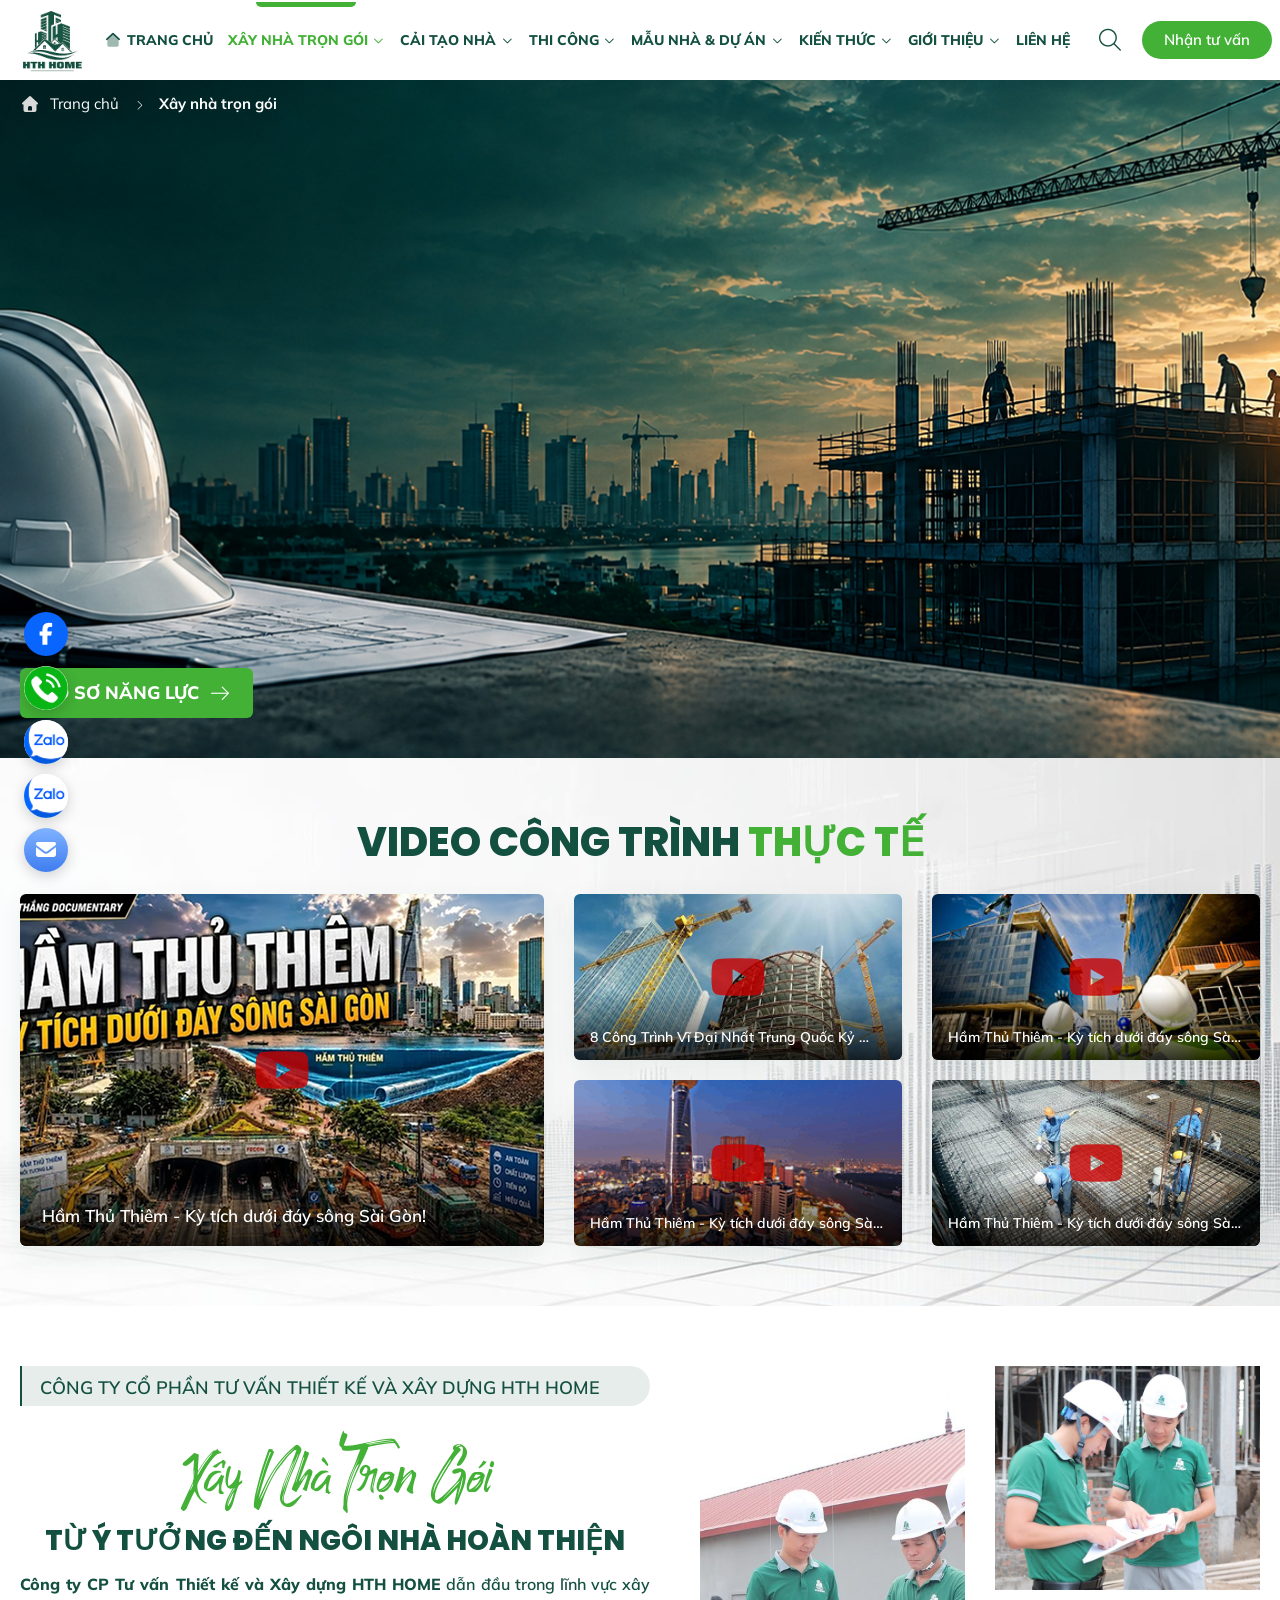
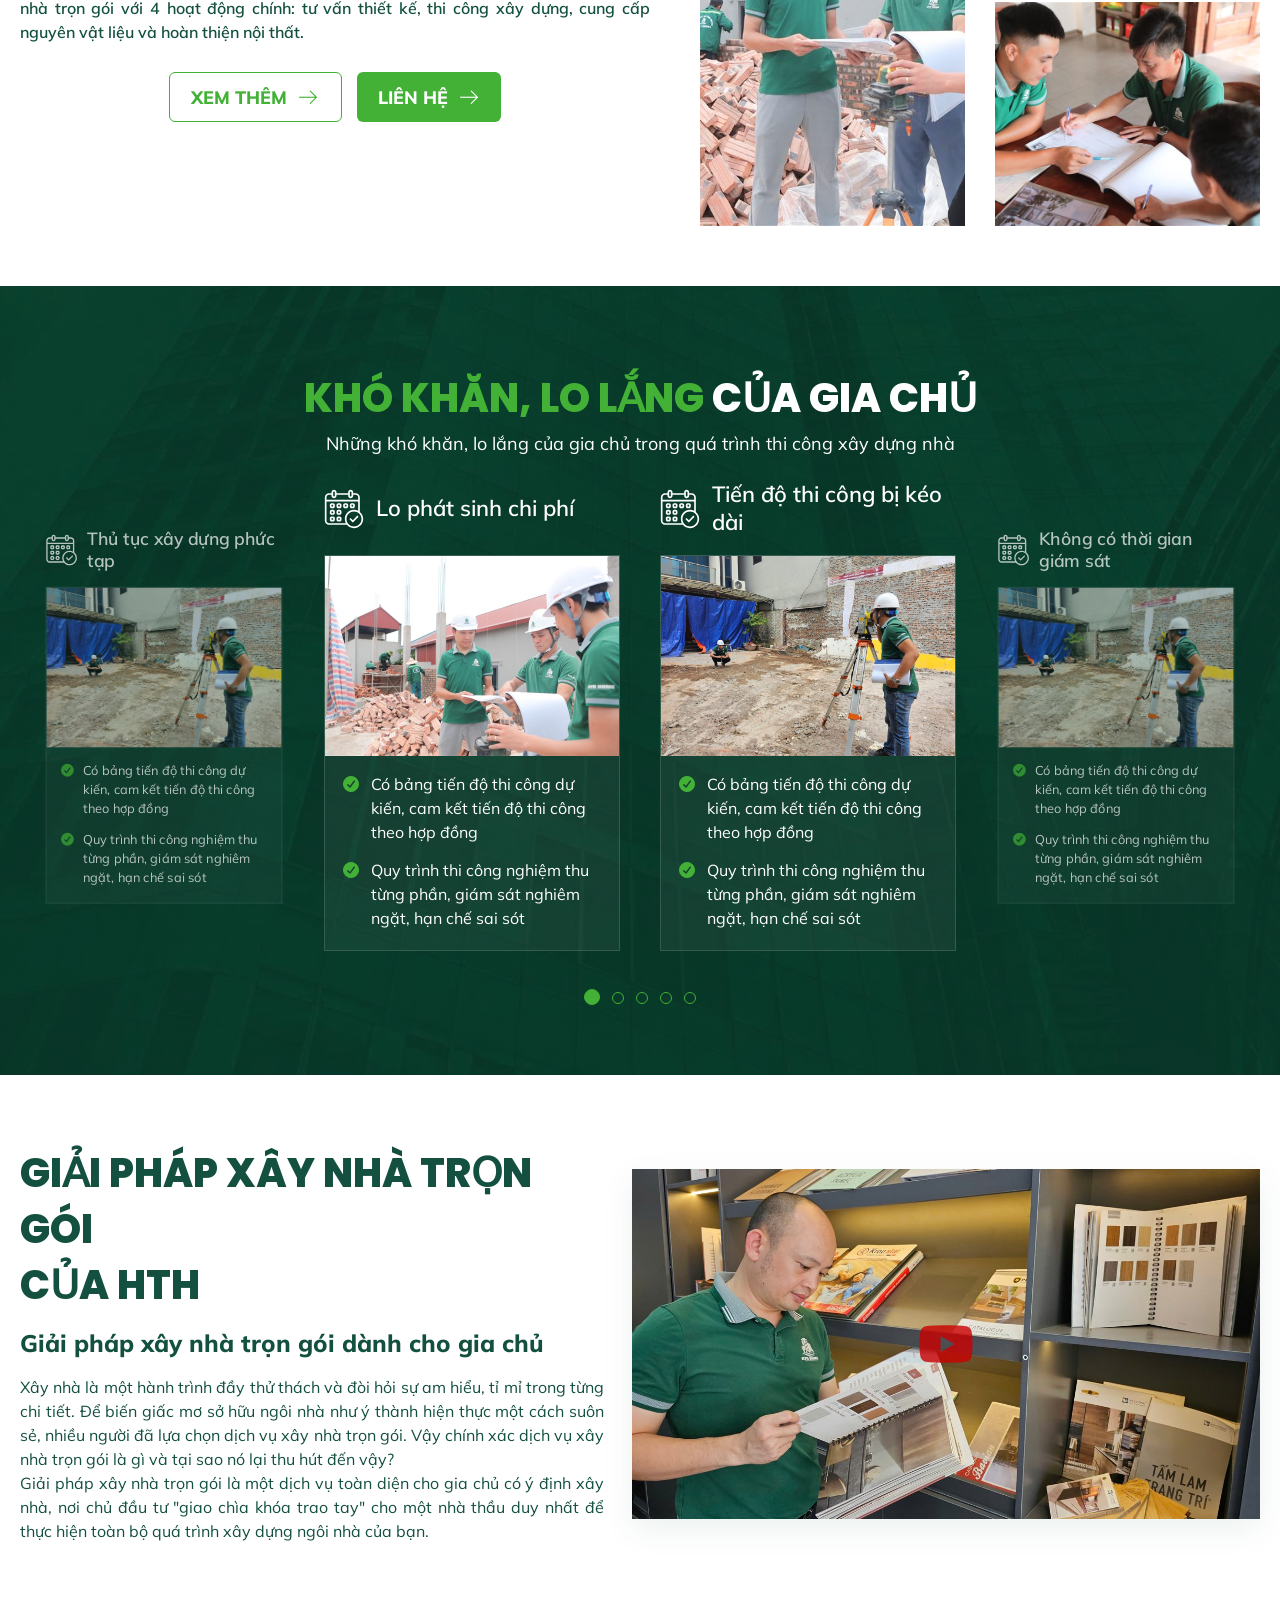
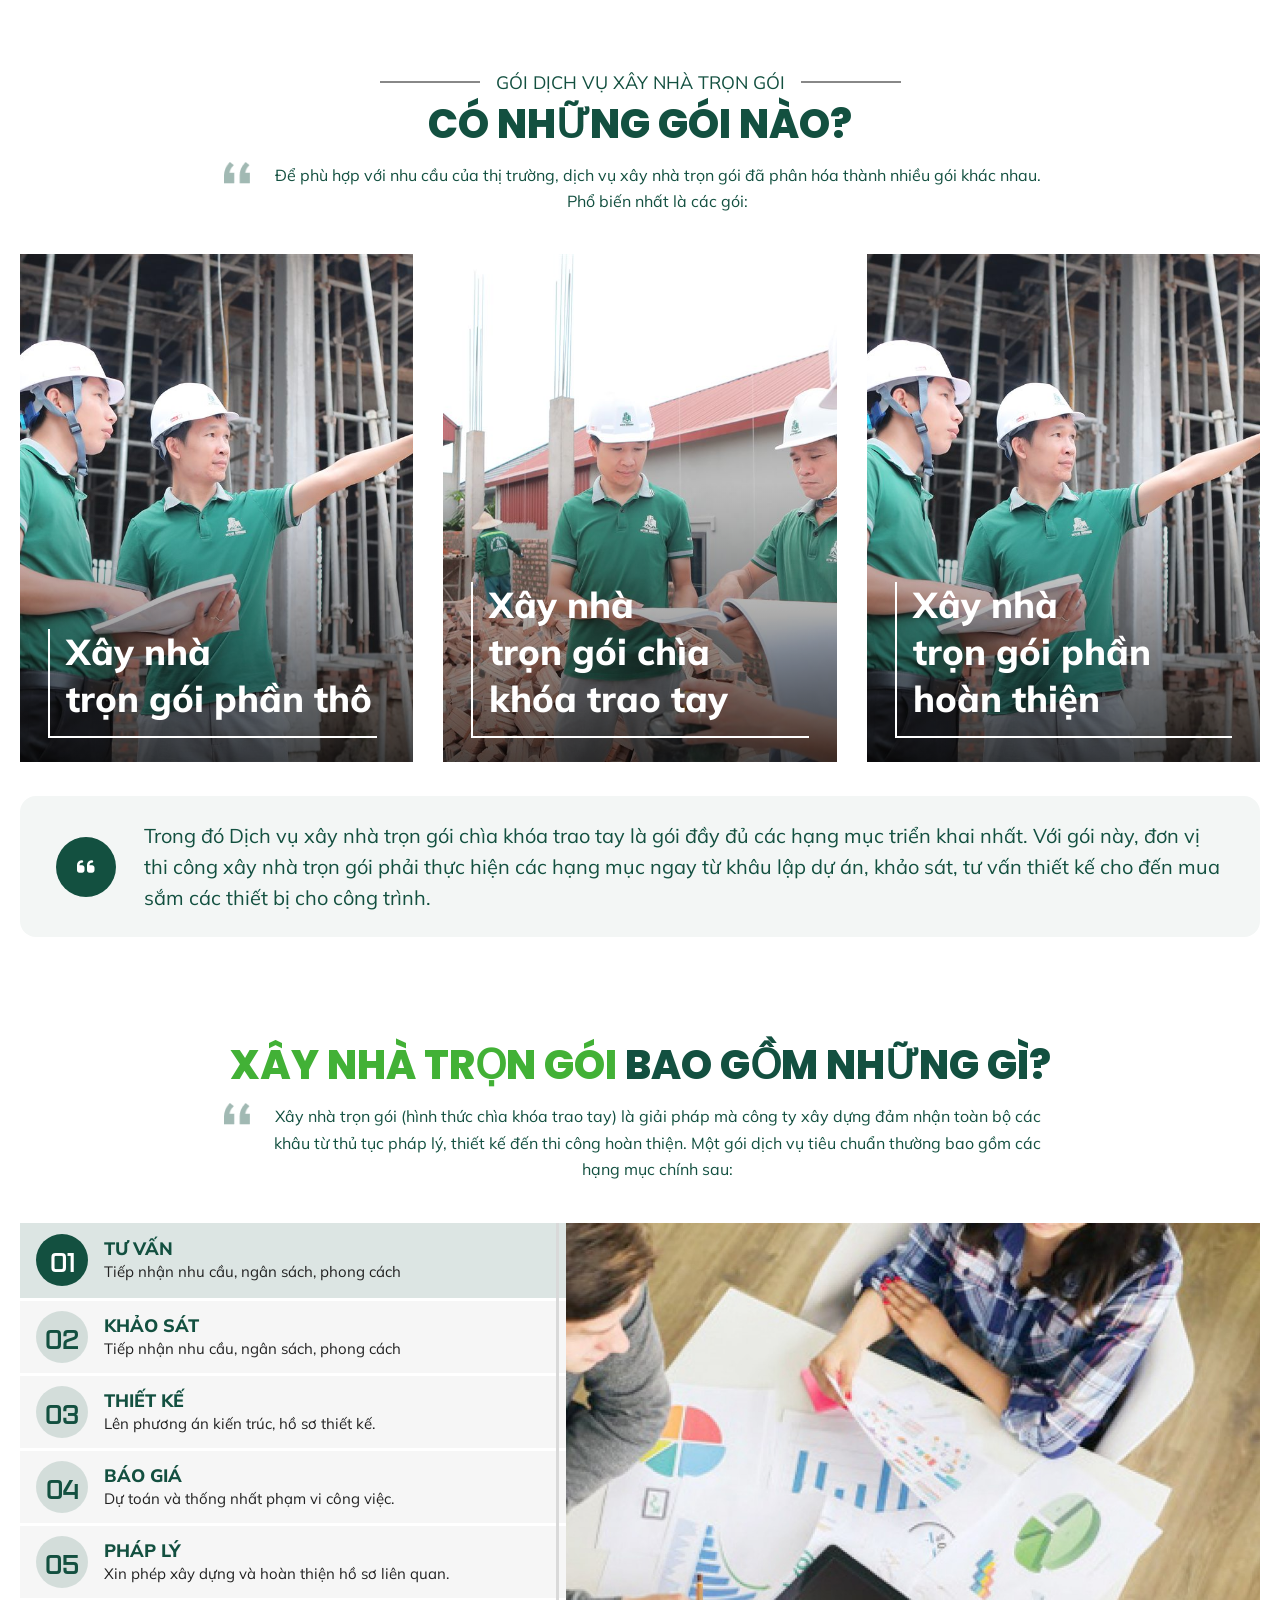
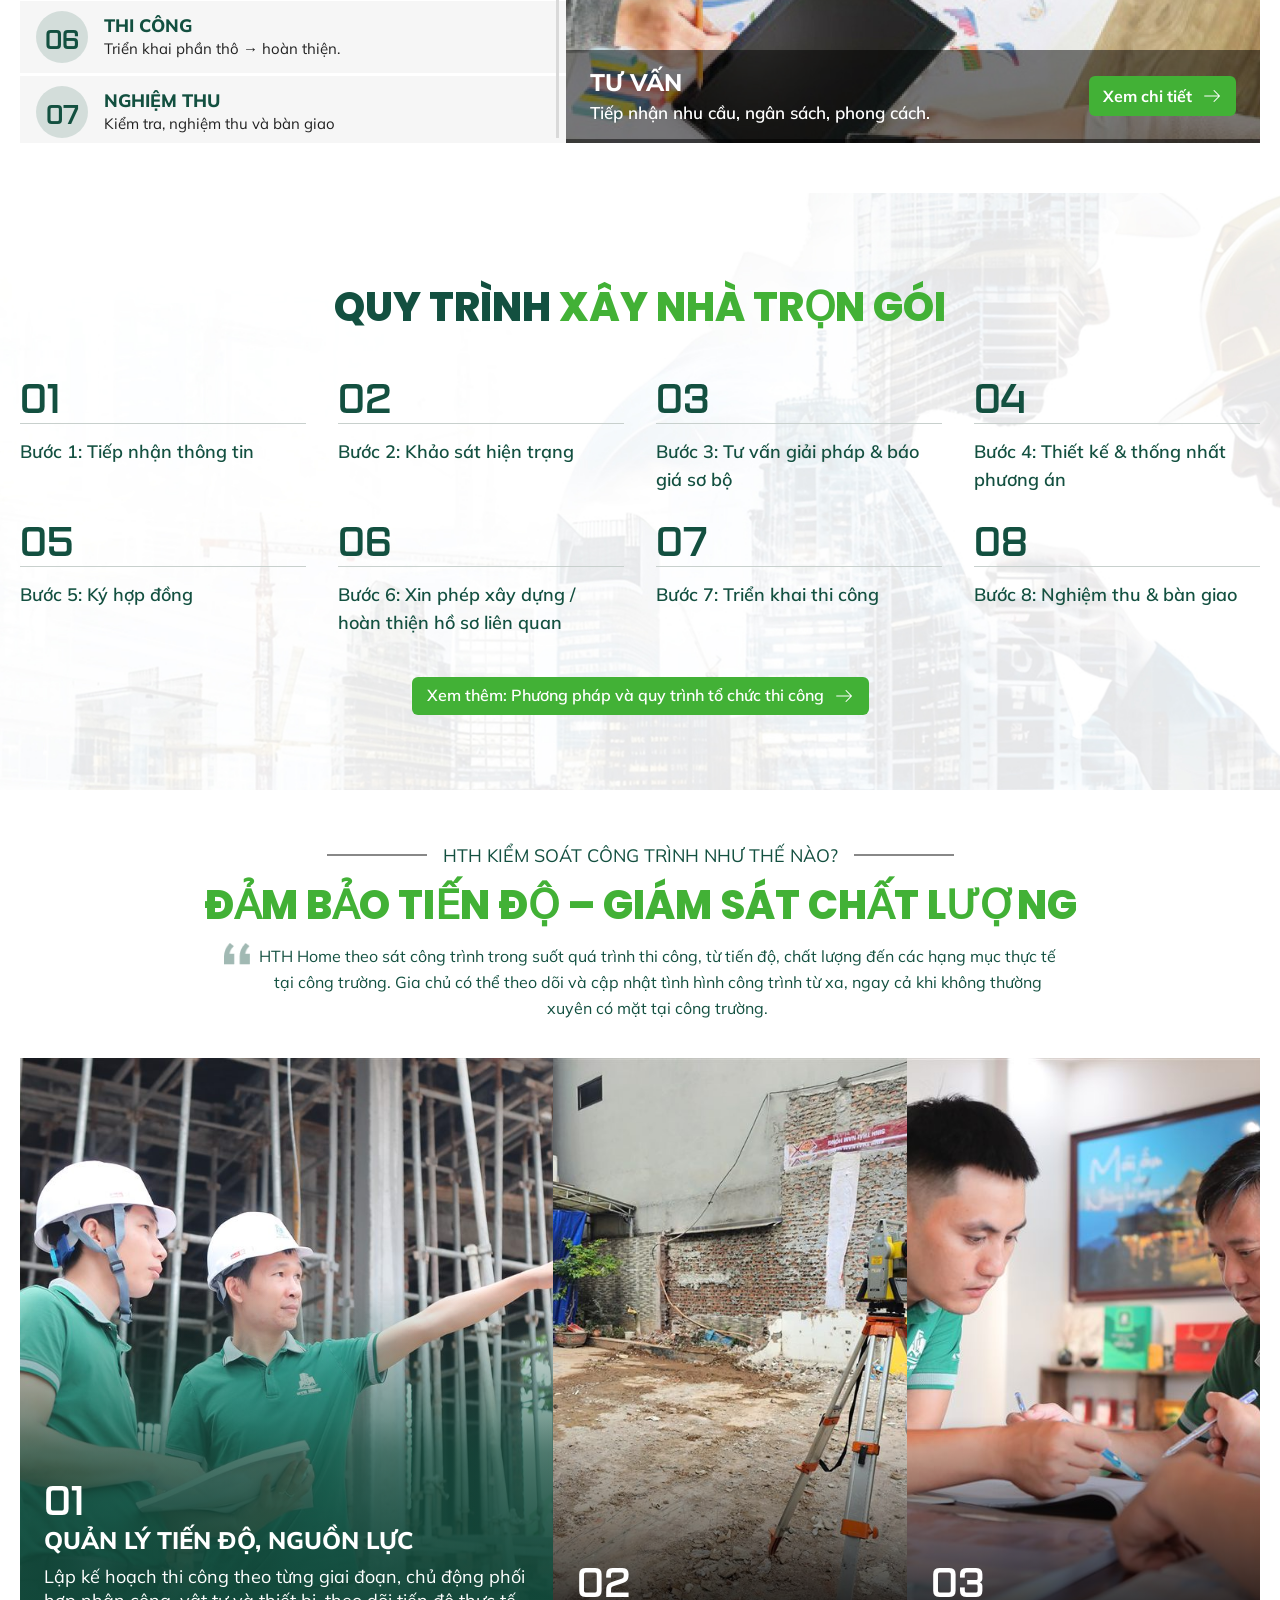
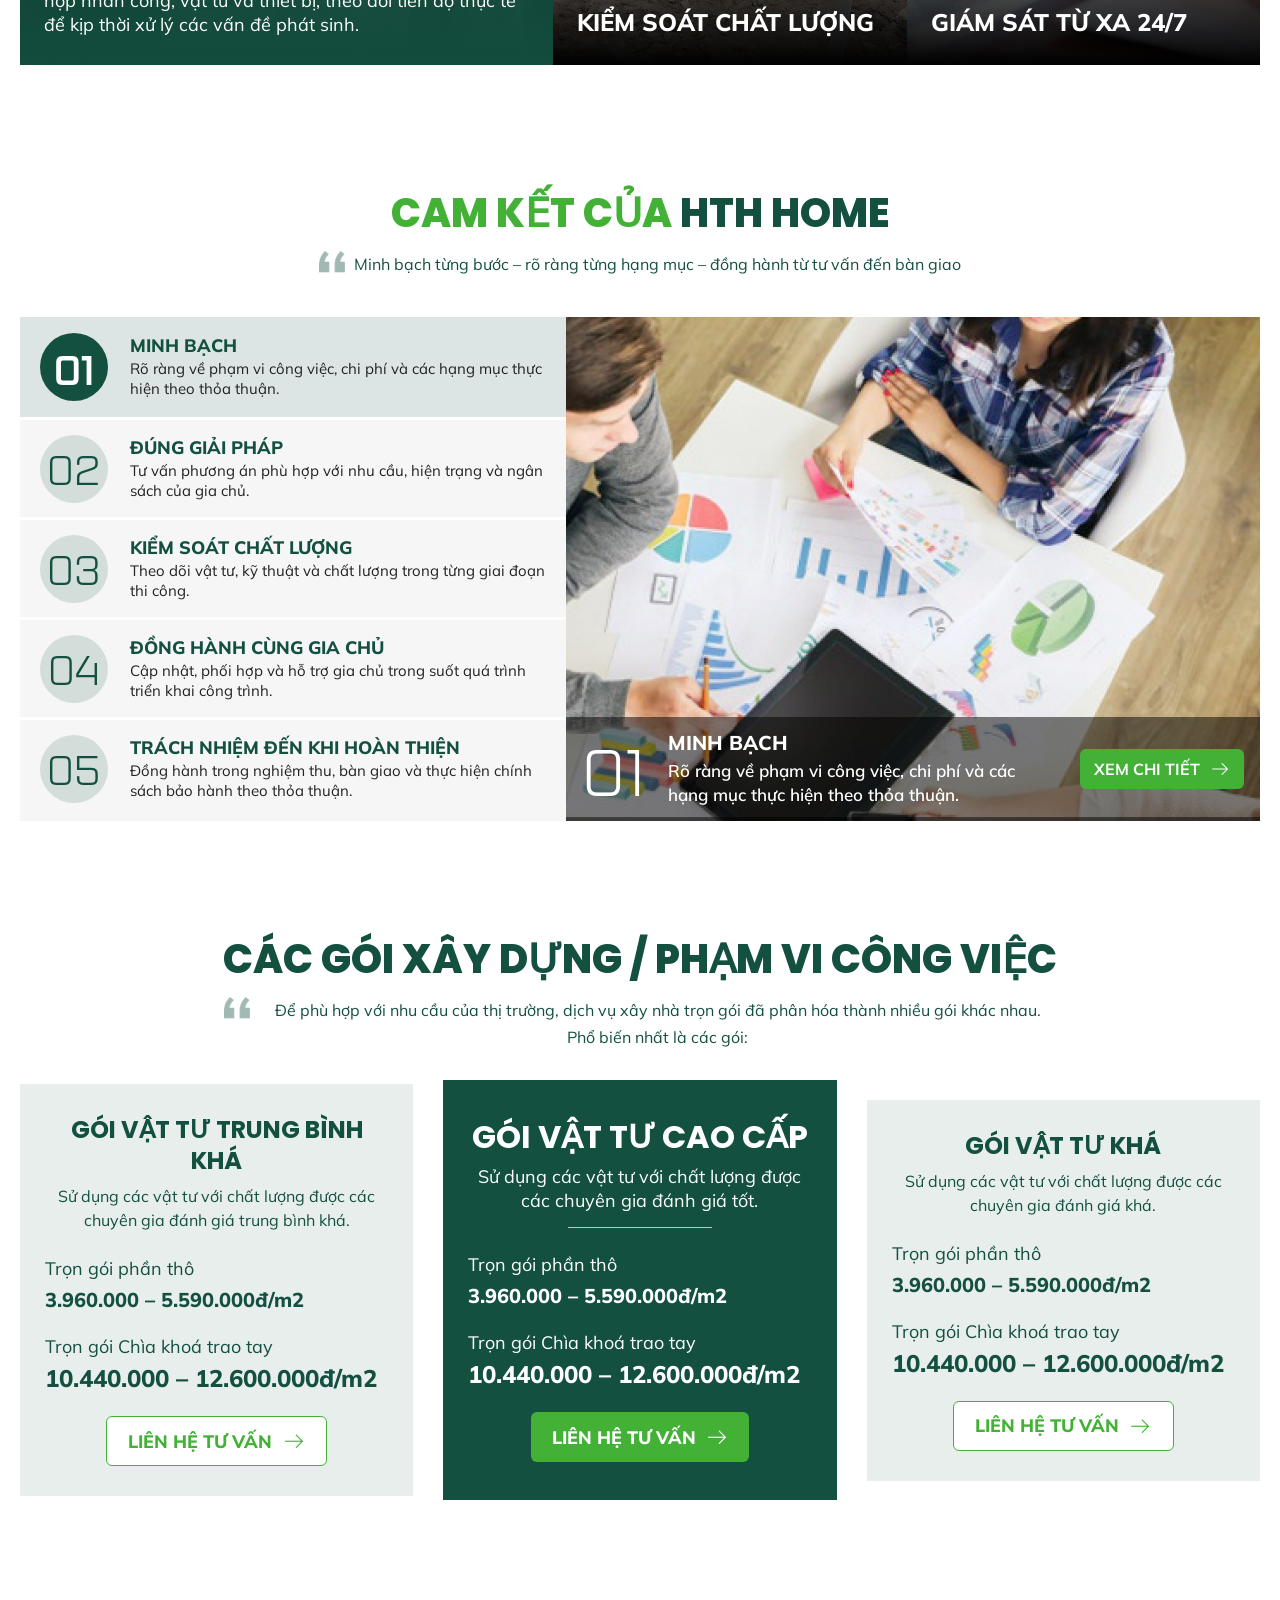
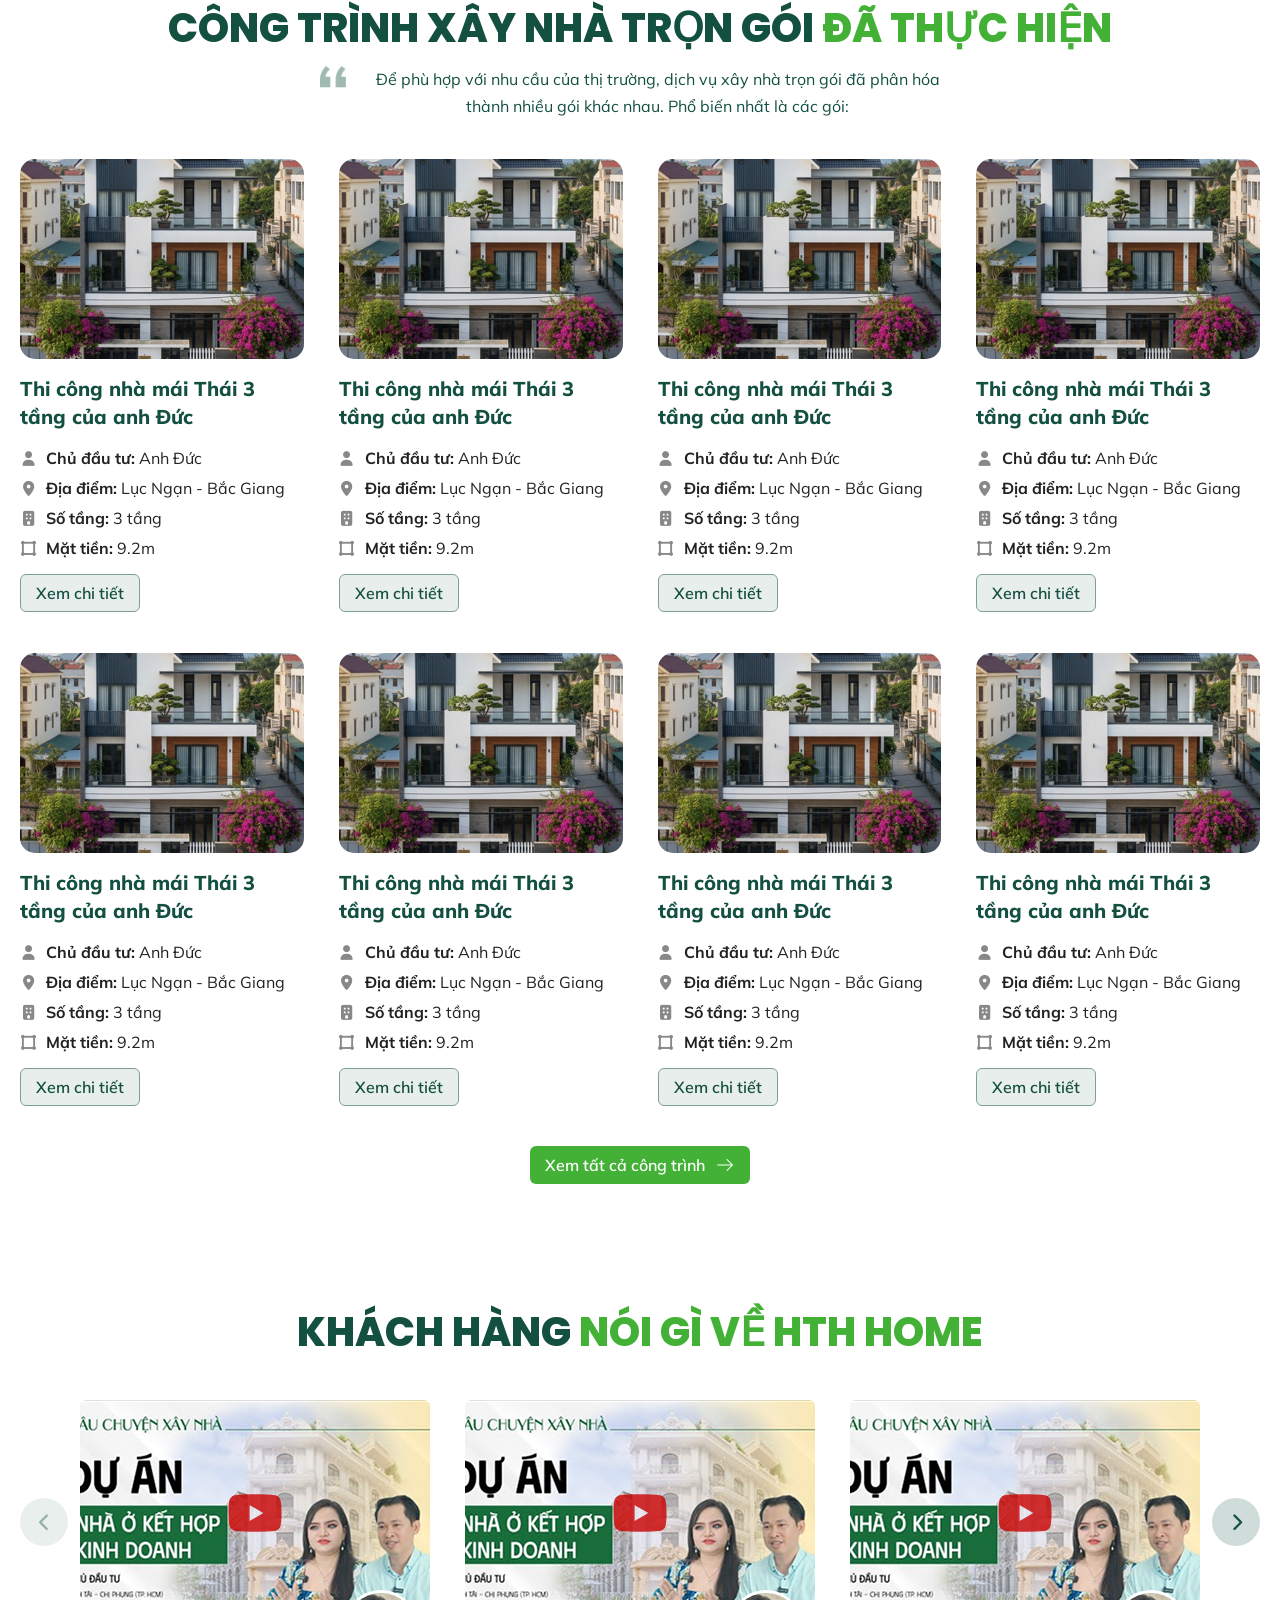
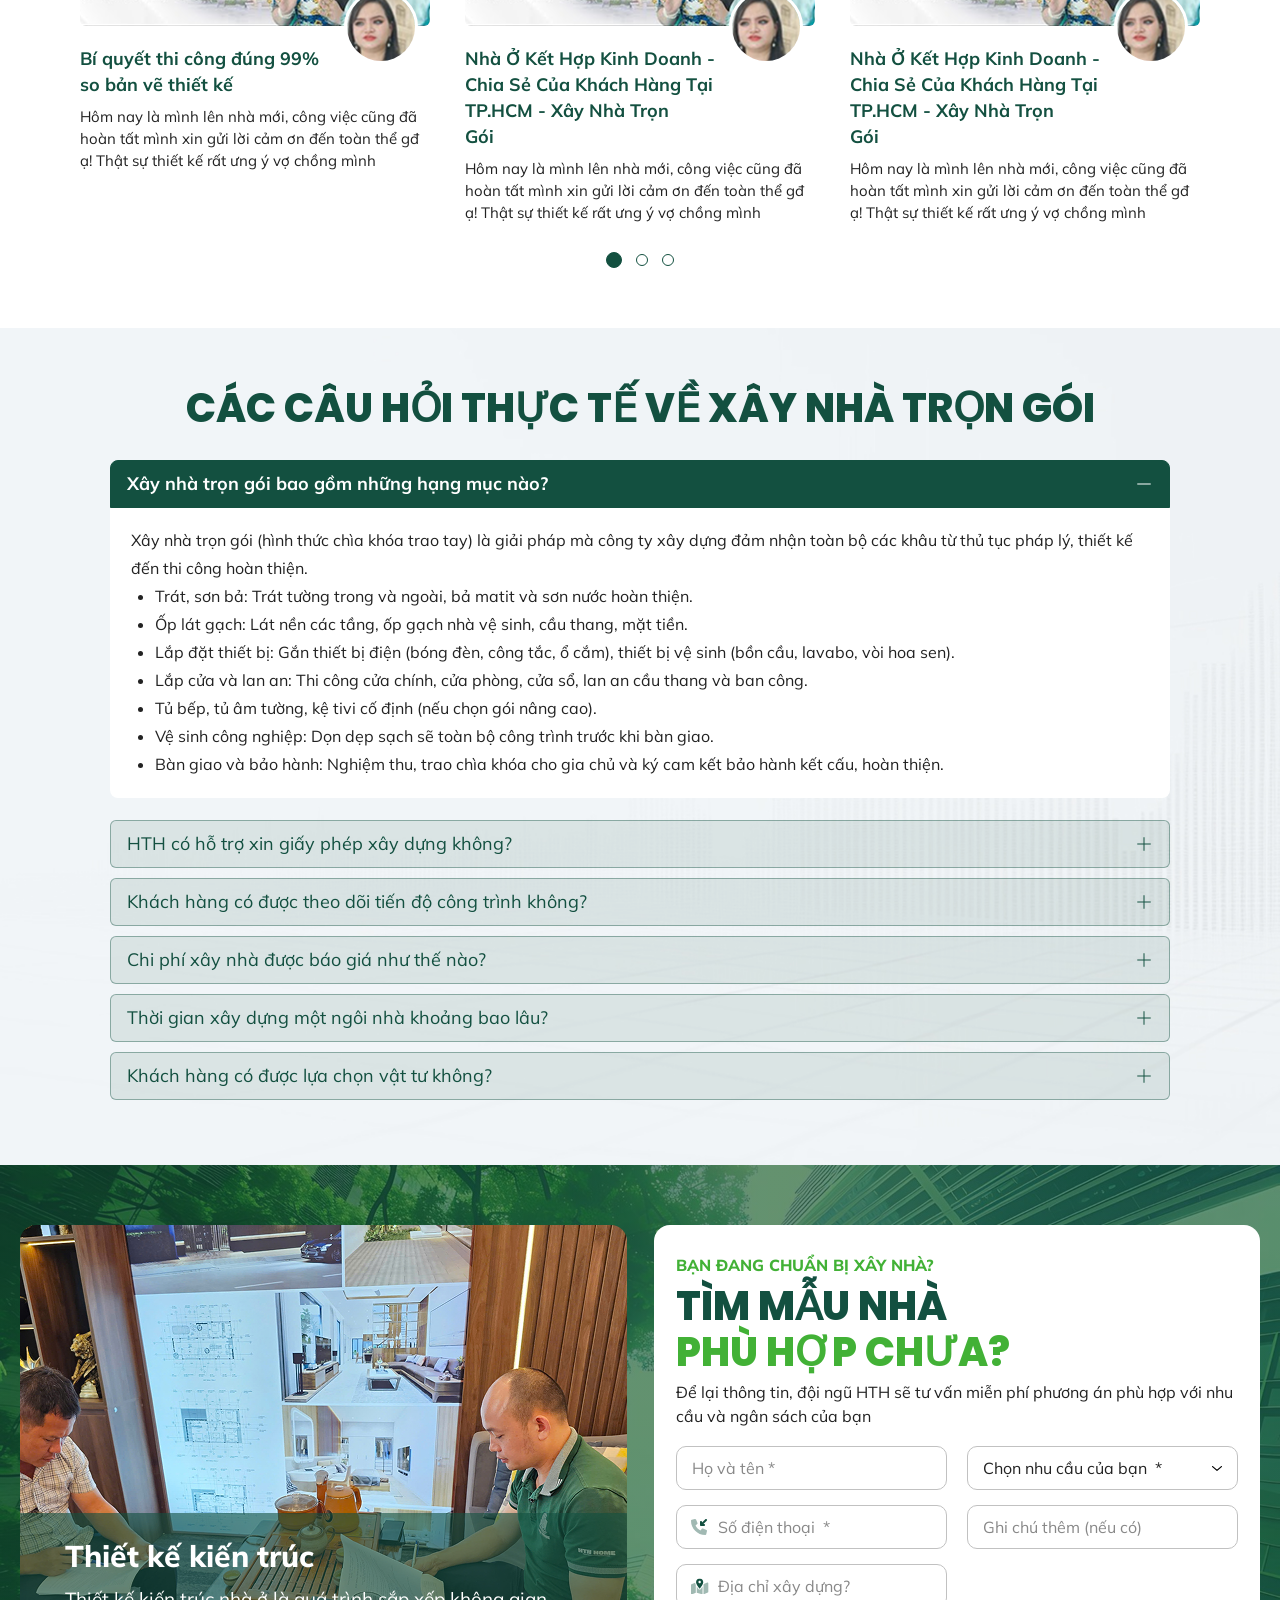
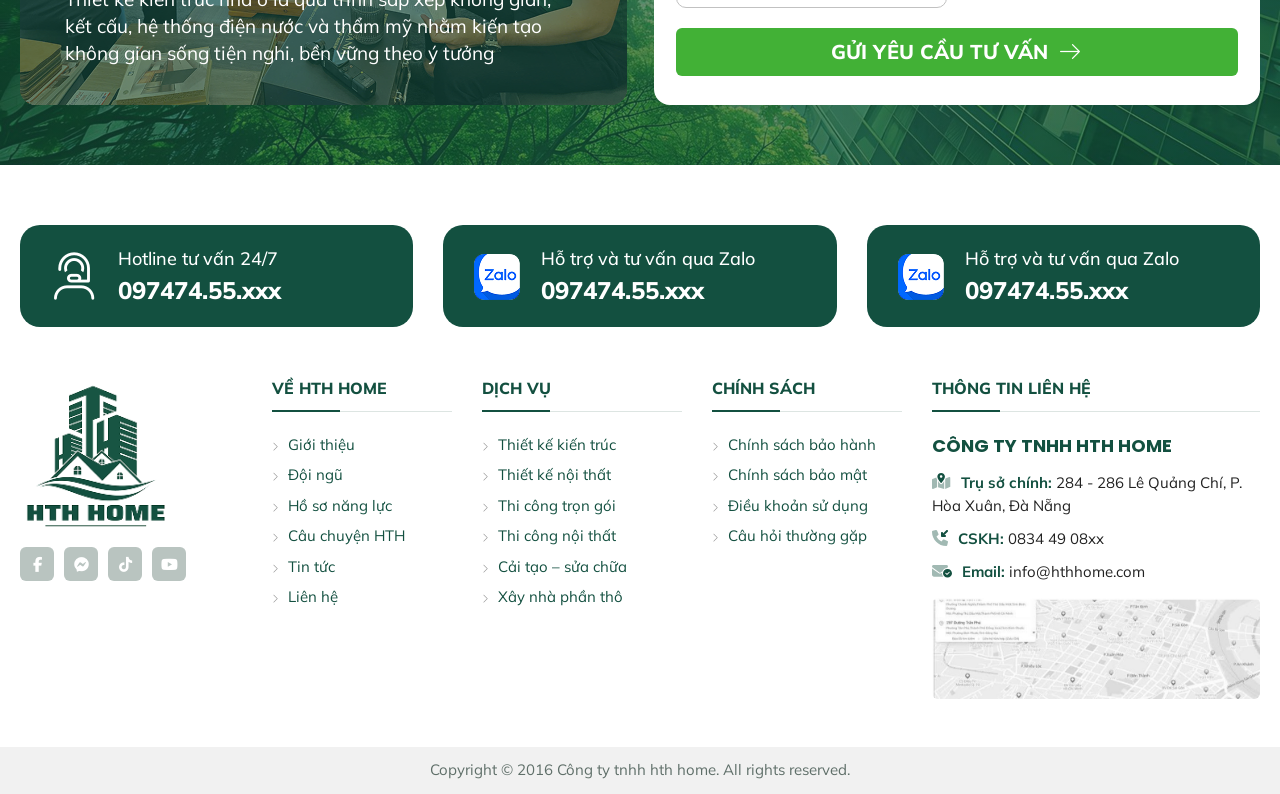
<file: hth-xayNhaTronGoi.html>
<!DOCTYPE html>
<html lang="vi">

<head>
    <meta charset="UTF-8">
    <meta name="viewport" content="width=device-width, initial-scale=1">
    <title>Xây nhà trọn gói - HTH HOME</title>
    <meta name="description"
        content="HTH HOME xây nhà trọn gói từ tư vấn, thiết kế đến thi công hoàn thiện, minh bạch chi phí, kiểm soát tiến độ và chất lượng.">
    <link rel="icon" href="assets/logos/hth-home-logo.png">
    <link rel="stylesheet" href="assets/vendor/bootstrap/css/bootstrap.min.css">
    <link rel="stylesheet" href="assets/vendor/fontawesome/css/all.min.css">
    <link rel="stylesheet" href="assets/vendor/aos/aos.css">
    <link rel="stylesheet" href="assets/vendor/swiper/swiper-bundle.min.css">
    <link rel="stylesheet" href="assets/css/styles.css">
    <link rel="stylesheet" href="assets/css/responsive.css">
</head>

<body>
    <header class="site-header" id="siteHeader">
        <div class="container-header site-header-inner">
            <a class="site-logo" href="index.html">
                <img src="assets/logos/hth-home-logo.png" alt="HTH HOME" width="162" height="162">
            </a>

            <nav class="main-nav" id="mainNav" aria-label="Điều hướng chính">
                <ul class="main-nav-list">
                    <li class="main-nav-item">
                        <a class="main-nav-link" href="index.html"><i class="fa-duotone fa-solid fa-house-blank"></i>
                            Trang chủ</a>
                    </li>
                    <li class="main-nav-item has-submenu is-active">
                        <a class="main-nav-link" href="hth-xayNhaTronGoi.html">Xây nhà trọn gói <i class="fa-solid fa-chevron-down"></i></a>
                        <ul class="submenu">
                            <li><a href="hth-xayNhaTronGoi.html">Xây nhà trọn gói</a></li>
                            <li><a href="#">Xây nhà phần thô</a></li>
                            <li><a href="#">Báo giá xây nhà</a></li>
                        </ul>
                    </li>
                    <li class="main-nav-item has-submenu">
                        <a class="main-nav-link" href="HTH-caiTaoNha.html">Cải tạo nhà <i
                                class="fa-solid fa-chevron-down"></i></a>
                        <ul class="submenu">
                            <li><a href="HTH-caiTaoNha.html">Cải tạo nhà phố</a></li>
                            <li><a href="HTH-caiTaoNha.html">Cải tạo chung cư</a></li>
                            <li><a href="HTH-caiTaoNha.html">Sửa chữa nhà</a></li>
                        </ul>
                    </li>
                    <li class="main-nav-item has-submenu">
                        <a class="main-nav-link" href="hth-thiCong-xayDung.html">Thi công <i class="fa-solid fa-chevron-down"></i></a>
                        <ul class="submenu">
                            <li><a href="hth-thiCong-xayDung.html">Thi công phần thô</a></li>
                            <li><a href="hth-thiCong-xayDung.html">Thi công hoàn thiện</a></li>
                            <li><a href="hth-thiCong-xayDung.html">Thi công nội thất</a></li>
                        </ul>
                    </li>
                    <li class="main-nav-item has-submenu">
                        <a class="main-nav-link" href="hth-mauNha-duAn.html">Mẫu nhà &amp; dự án <i
                                class="fa-solid fa-chevron-down"></i></a>
                        <ul class="submenu">
                            <li><a href="hth-mauNha-duAn.html">Mẫu nhà phố</a></li>
                            <li><a href="hth-mauNha-duAn.html">Mẫu biệt thự</a></li>
                            <li><a href="hth-mauNha-duAn.html">Công trình thực tế</a></li>
                        </ul>
                    </li>
                    <li class="main-nav-item has-submenu">
                        <a class="main-nav-link" href="hth-baiViet.html">Kiến thức <i class="fa-solid fa-chevron-down"></i></a>
                        <ul class="submenu">
                            <li><a href="hth-baiViet.html">Kinh nghiệm xây nhà</a></li>
                            <li><a href="hth-phongThuy.html">Phong thủy</a></li>
                            <li><a href="#">Kỹ thuật thi công</a></li>
                        </ul>
                    </li>
                    <li class="main-nav-item has-submenu">
                        <a class="main-nav-link" href="hth-gioiThieu.html">Giới thiệu <i class="fa-solid fa-chevron-down"></i></a>
                        <ul class="submenu">
                            <li><a href="hth-gioiThieu.html">Về HTH HOME</a></li>
                            <li><a href="hth-doiNgu.html">Đội ngũ</a></li>
                            <li><a href="hth-hoSoNangLuc.html">Hồ sơ năng lực</a></li>
                        </ul>
                    </li>
                    <li class="main-nav-item">
                        <a class="main-nav-link" href="hth-lienHe.html">Liên hệ</a>
                    </li>
                </ul>
            </nav>

            <div class="site-header-actions">
                <button class="header-search" type="button" id="searchToggle" aria-label="Tìm kiếm"
                    aria-expanded="false" aria-controls="headerSearch">
                    <i class="fa-light fa-magnifying-glass"></i>
                    <i class="fa-light fa-xmark"></i>
                </button>
                <a class="button button-primary header-cta" href="#contact">Nhận tư vấn</a>
                <button class="nav-toggle" type="button" id="navToggle" aria-label="Mở menu" aria-expanded="false"
                    aria-controls="mainNav">
                    <span></span><span></span><span></span>
                </button>
            </div>
        </div>

        <div class="header-search-panel" id="headerSearch">
            <form class="search-form container-header" role="search" action="#" method="get">
                <label class="visually-hidden" for="searchKeyword">Từ khoá tìm kiếm</label>
                <input class="form-control search-input" id="searchKeyword" name="q" type="search"
                    placeholder="Tìm mẫu nhà, dịch vụ, bài viết…" autocomplete="off">
                <button class="button button-primary search-submit" type="submit">
                    <i class="fa-sharp fa-light fa-magnifying-glass"></i>Tìm kiếm
                </button>
            </form>
        </div>
    </header>

    <main>

        <section class="section-full service-hero turnkey-hero-section">
            <div class="container-custom service-hero-inner">
                <nav class="breadcrumb-nav" aria-label="Breadcrumb">
                    <ol class="breadcrumb-list">
                        <li><a href="index.html"><i class="fa-solid fa-house"></i>Trang chủ</a></li>
                        <li aria-current="page">Xây nhà trọn gói</li>
                    </ol>
                </nav>
                <a class="button button-primary button-lg turnkey-hero-action" href="#">Hồ sơ năng lực <i
                        class="fa-light fa-arrow-right"></i></a>
            </div>
        </section>

        <section class="section-full video-section">
            <div class="container-custom">
                <h2 class="section-title section-title-center" data-aos="fade-up">
                    Video công trình <span class="highlight">thực tế</span>
                </h2>

                <div class="video-grid">
                    <a class="video-card video-card-featured" href="#" data-aos="fade-up">
                        <img class="video-card-image" src="assets/images/video-thumbnail-01.jpg"
                            alt="Hầm Thủ Thiêm - Kỳ tích dưới đáy sông Sài Gòn" loading="lazy">
                        <img class="video-card-play" src="assets/icons/youtube.png" alt="" width="56" height="50"
                            loading="lazy">
                        <span class="video-card-caption">Hầm Thủ Thiêm - Kỳ tích dưới đáy sông Sài Gòn!</span>
                    </a>
                    <a class="video-card" href="#" data-aos="fade-up" data-aos-delay="80">
                        <img class="video-card-image" src="assets/images/video-thumbnail-02.jpg"
                            alt="8 công trình vĩ đại nhất Trung Quốc" loading="lazy">
                        <img class="video-card-play" src="assets/icons/youtube.png" alt="" width="56" height="50"
                            loading="lazy">
                        <span class="video-card-caption">8 Công Trình Vĩ Đại Nhất Trung Quốc Kỷ …</span>
                    </a>
                    <a class="video-card" href="#" data-aos="fade-up" data-aos-delay="120">
                        <img class="video-card-image" src="assets/images/video-thumbnail-03.jpg"
                            alt="Hầm Thủ Thiêm - Kỳ tích dưới đáy sông Sài Gòn" loading="lazy">
                        <img class="video-card-play" src="assets/icons/youtube.png" alt="" width="56" height="50"
                            loading="lazy">
                        <span class="video-card-caption">Hầm Thủ Thiêm - Kỳ tích dưới đáy sông Sài…</span>
                    </a>
                    <a class="video-card" href="#" data-aos="fade-up" data-aos-delay="160">
                        <img class="video-card-image" src="assets/images/video-thumbnail-04.jpg"
                            alt="Hầm Thủ Thiêm - Kỳ tích dưới đáy sông Sài Gòn" loading="lazy">
                        <img class="video-card-play" src="assets/icons/youtube.png" alt="" width="56" height="50"
                            loading="lazy">
                        <span class="video-card-caption">Hầm Thủ Thiêm - Kỳ tích dưới đáy sông Sài…</span>
                    </a>
                    <a class="video-card" href="#" data-aos="fade-up" data-aos-delay="200">
                        <img class="video-card-image" src="assets/images/video-thumbnail-05.jpg"
                            alt="Hầm Thủ Thiêm - Kỳ tích dưới đáy sông Sài Gòn" loading="lazy">
                        <img class="video-card-play" src="assets/icons/youtube.png" alt="" width="56" height="50"
                            loading="lazy">
                        <span class="video-card-caption">Hầm Thủ Thiêm - Kỳ tích dưới đáy sông Sài…</span>
                    </a>
                </div>
            </div>
        </section>


        <section class="section story-section turnkey-intro-section">
            <div class="container-custom">
                <div class="story-layout">
                    <div class="story-content">
                        <p class="section-tag section-tag-plain" data-aos="fade-up">Công ty Cổ phần Tư vấn Thiết kế và Xây dựng HTH HOME</p>
                        <h1 class="story-title" data-aos="fade-up">
                            <span class="script-title">Xây Nhà Trọn Gói</span>
                            <span class="display-title">Từ ý tưởng đến ngôi nhà hoàn thiện</span>
                        </h1>
                        <p class="story-description" data-aos="fade-up">
                            <strong>Công ty CP Tư vấn Thiết kế và Xây dựng HTH HOME</strong> dẫn đầu trong lĩnh vực xây nhà trọn gói với 4 hoạt động chính: tư vấn thiết kế, thi công xây dựng, cung cấp nguyên vật liệu và hoàn thiện nội thất.
                        </p>
                        <div class="story-actions" data-aos="fade-up">
                            <a class="button button-outline button-caps" href="#">Xem thêm <i class="fa-light fa-arrow-right"></i></a>
                            <a class="button button-primary button-caps" href="#contact">Liên hệ <i class="fa-light fa-arrow-right"></i></a>
                        </div>
                    </div>

                    <div class="story-gallery" data-aos="fade-left">
                        <figure class="story-figure story-figure-tall">
                            <img src="assets/images/intro-site-review.jpg"
                                alt="Kỹ sư HTH HOME trao đổi bản vẽ tại công trình" loading="lazy">
                        </figure>
                        <figure class="story-figure">
                            <img src="assets/images/intro-plan-reading.jpg"
                                alt="Hai kỹ sư xem hồ sơ thi công" loading="lazy">
                        </figure>
                        <figure class="story-figure">
                            <img src="assets/images/intro-team-planning.jpg"
                                alt="Đội ngũ HTH HOME lên phương án thi công" loading="lazy">
                        </figure>
                    </div>
                </div>
            </div>
        </section>

        <section class="section-full concerns-section">
            <div class="container-custom">
                <h2 class="section-title section-title-center section-title-light" data-aos="fade-up">
                    <span class="highlight">Khó khăn, lo lắng</span> của gia chủ
                </h2>
                <p class="concerns-subtitle" data-aos="fade-up">Những khó khăn, lo lắng của gia chủ trong quá trình thi công xây dựng nhà</p>
            </div>

            <div class="concerns-slider" id="concernsSlider" data-aos="fade-up">
                <ul class="concerns-track">
                    <li class="concern-card" data-distance="2" data-side="-1">
                        <div class="concern-card-head">
                            <img src="assets/icons/icon-concern-schedule.svg" alt="" width="40" height="40">
                            <h3 class="concern-card-title">Lo thiết kế &amp; thi công không đồng bộ</h3>
                        </div>
                        <div class="concern-card-body">
                            <figure class="concern-card-image"><img src="assets/images/site-surveyor.jpg" alt="" loading="lazy"></figure>
                            <ul class="concern-checklist">
                                <li><i class="fa-solid fa-circle-check"></i>Có bảng tiến độ thi công dự kiến, cam kết tiến độ thi công theo hợp đồng</li>
                                <li><i class="fa-solid fa-circle-check"></i>Quy trình thi công nghiệm thu từng phần, giám sát nghiêm ngặt, hạn chế sai sót</li>
                            </ul>
                        </div>
                    </li>
                    <li class="concern-card" data-distance="1" data-side="-1">
                        <div class="concern-card-head">
                            <img src="assets/icons/icon-concern-schedule.svg" alt="" width="40" height="40">
                            <h3 class="concern-card-title">Thủ tục xây dựng phức tạp</h3>
                        </div>
                        <div class="concern-card-body">
                            <figure class="concern-card-image"><img src="assets/images/site-surveyor.jpg" alt="" loading="lazy"></figure>
                            <ul class="concern-checklist">
                                <li><i class="fa-solid fa-circle-check"></i>Có bảng tiến độ thi công dự kiến, cam kết tiến độ thi công theo hợp đồng</li>
                                <li><i class="fa-solid fa-circle-check"></i>Quy trình thi công nghiệm thu từng phần, giám sát nghiêm ngặt, hạn chế sai sót</li>
                            </ul>
                        </div>
                    </li>
                    <li class="concern-card" data-distance="0" data-side="-1">
                        <div class="concern-card-head">
                            <img src="assets/icons/icon-concern-schedule.svg" alt="" width="40" height="40">
                            <h3 class="concern-card-title">Lo phát sinh chi phí</h3>
                        </div>
                        <div class="concern-card-body">
                            <figure class="concern-card-image"><img src="assets/images/site-brick-yard.jpg" alt="" loading="lazy"></figure>
                            <ul class="concern-checklist">
                                <li><i class="fa-solid fa-circle-check"></i>Có bảng tiến độ thi công dự kiến, cam kết tiến độ thi công theo hợp đồng</li>
                                <li><i class="fa-solid fa-circle-check"></i>Quy trình thi công nghiệm thu từng phần, giám sát nghiêm ngặt, hạn chế sai sót</li>
                            </ul>
                        </div>
                    </li>
                    <li class="concern-card" data-distance="0" data-side="1">
                        <div class="concern-card-head">
                            <img src="assets/icons/icon-concern-schedule.svg" alt="" width="40" height="40">
                            <h3 class="concern-card-title">Tiến độ thi công bị kéo dài</h3>
                        </div>
                        <div class="concern-card-body">
                            <figure class="concern-card-image"><img src="assets/images/site-surveyor.jpg" alt="" loading="lazy"></figure>
                            <ul class="concern-checklist">
                                <li><i class="fa-solid fa-circle-check"></i>Có bảng tiến độ thi công dự kiến, cam kết tiến độ thi công theo hợp đồng</li>
                                <li><i class="fa-solid fa-circle-check"></i>Quy trình thi công nghiệm thu từng phần, giám sát nghiêm ngặt, hạn chế sai sót</li>
                            </ul>
                        </div>
                    </li>
                    <li class="concern-card" data-distance="1" data-side="1">
                        <div class="concern-card-head">
                            <img src="assets/icons/icon-concern-schedule.svg" alt="" width="40" height="40">
                            <h3 class="concern-card-title">Không có thời gian giám sát</h3>
                        </div>
                        <div class="concern-card-body">
                            <figure class="concern-card-image"><img src="assets/images/site-surveyor.jpg" alt="" loading="lazy"></figure>
                            <ul class="concern-checklist">
                                <li><i class="fa-solid fa-circle-check"></i>Có bảng tiến độ thi công dự kiến, cam kết tiến độ thi công theo hợp đồng</li>
                                <li><i class="fa-solid fa-circle-check"></i>Quy trình thi công nghiệm thu từng phần, giám sát nghiêm ngặt, hạn chế sai sót</li>
                            </ul>
                        </div>
                    </li>
                    <li class="concern-card" data-distance="2" data-side="1">
                        <div class="concern-card-head">
                            <img src="assets/icons/icon-concern-schedule.svg" alt="" width="40" height="40">
                            <h3 class="concern-card-title">Lo chất lượng thi công</h3>
                        </div>
                        <div class="concern-card-body">
                            <figure class="concern-card-image"><img src="assets/images/site-surveyor.jpg" alt="" loading="lazy"></figure>
                            <ul class="concern-checklist">
                                <li><i class="fa-solid fa-circle-check"></i>Có bảng tiến độ thi công dự kiến, cam kết tiến độ thi công theo hợp đồng</li>
                                <li><i class="fa-solid fa-circle-check"></i>Quy trình thi công nghiệm thu từng phần, giám sát nghiêm ngặt, hạn chế sai sót</li>
                            </ul>
                        </div>
                    </li>
                </ul>
                <div class="slider-dots concerns-dots" role="tablist" aria-label="Khó khăn của gia chủ">
                    <button class="dot is-active" type="button" aria-label="Nhóm 1"></button>
                    <button class="dot" type="button" aria-label="Nhóm 2"></button>
                    <button class="dot" type="button" aria-label="Nhóm 3"></button>
                    <button class="dot" type="button" aria-label="Nhóm 4"></button>
                    <button class="dot" type="button" aria-label="Nhóm 5"></button>
                </div>
            </div>
        </section>

        <section class="section turnkey-solution-section">
            <div class="container-custom">
                <div class="solution-layout">
                    <div class="solution-content">
                        <h2 class="section-title" data-aos="fade-up">Giải pháp xây nhà trọn gói <span class="solution-title-line">của HTH</span></h2>
                        <h3 class="solution-subtitle" data-aos="fade-up">Giải pháp xây nhà trọn gói dành cho gia chủ</h3>
                        <p class="solution-text" data-aos="fade-up">
                            Xây nhà là một hành trình đầy thử thách và đòi hỏi sự am hiểu, tỉ mỉ trong từng chi tiết. Để biến giấc mơ sở hữu ngôi nhà như ý thành hiện thực một cách suôn sẻ, nhiều người đã lựa chọn dịch vụ xây nhà trọn gói. Vậy chính xác dịch vụ xây nhà trọn gói là gì và tại sao nó lại thu hút đến vậy?<br>
                            Giải pháp xây nhà trọn gói là một dịch vụ toàn diện cho gia chủ có ý định xây nhà, nơi chủ đầu tư "giao chìa khóa trao tay" cho một nhà thầu duy nhất để thực hiện toàn bộ quá trình xây dựng ngôi nhà của bạn.
                        </p>
                    </div>
                    <a class="video-card solution-video" href="#" data-aos="fade-left">
                        <img class="video-card-image" src="assets/images/solution-video-thumbnail.jpg"
                            alt="Giải pháp xây nhà trọn gói của HTH HOME" loading="lazy">
                        <img class="video-card-play" src="assets/icons/youtube.png" alt="" width="56" height="50" loading="lazy">
                    </a>
                </div>
            </div>
        </section>

        <section class="section turnkey-packages-section">
            <div class="container-custom">
                <p class="eyebrow eyebrow-center" data-aos="fade-up">Gói dịch vụ xây nhà trọn gói</p>
                <h2 class="section-title section-title-center" data-aos="fade-up">Có những gói nào?</h2>
                <blockquote class="section-quote section-quote-center section-quote-narrow" data-aos="fade-up">
                    Để phù hợp với nhu cầu của thị trường, dịch vụ xây nhà trọn gói đã phân hóa thành nhiều gói khác nhau. Phổ biến nhất là các gói:
                </blockquote>

                <div class="package-grid">
                    <a class="package-card" href="#" data-aos="fade-up" data-aos-delay="0">
                        <img src="assets/images/site-engineers-pointing.jpg" alt="Kỹ sư HTH HOME trao đổi tại công trình phần thô" loading="lazy">
                        <h3 class="package-card-title">Xây nhà<br>trọn gói phần thô</h3>
                    </a>
                    <a class="package-card" href="#" data-aos="fade-up" data-aos-delay="80">
                        <img src="assets/images/site-brick-yard.jpg" alt="Kỹ sư HTH HOME kiểm tra công trình chìa khóa trao tay" loading="lazy">
                        <h3 class="package-card-title">Xây nhà<br>trọn gói chìa khóa trao tay</h3>
                    </a>
                    <a class="package-card" href="#" data-aos="fade-up" data-aos-delay="160">
                        <img src="assets/images/site-engineers-pointing.jpg" alt="Kỹ sư HTH HOME trao đổi tại công trình hoàn thiện" loading="lazy">
                        <h3 class="package-card-title">Xây nhà<br>trọn gói phần hoàn thiện</h3>
                    </a>
                </div>

                <div class="note-panel" data-aos="fade-up">
                    <span class="note-panel-icon"><i class="fa-solid fa-quote-left"></i></span>
                    <p class="note-panel-text">Trong đó Dịch vụ xây nhà trọn gói chìa khóa trao tay là gói đầy đủ các hạng mục triển khai nhất. Với gói này, đơn vị thi công xây nhà trọn gói phải thực hiện các hạng mục ngay từ khâu lập dự án, khảo sát, tư vấn thiết kế cho đến mua sắm các thiết bị cho công trình.</p>
                </div>
            </div>
        </section>

        <section class="section turnkey-scope-section">
            <div class="container-custom">
                <h2 class="section-title section-title-center" data-aos="fade-up"><span class="highlight">Xây nhà trọn gói</span> bao gồm những gì?</h2>
                <blockquote class="section-quote section-quote-center section-quote-narrow" data-aos="fade-up">
                    Xây nhà trọn gói (hình thức chìa khóa trao tay) là giải pháp mà công ty xây dựng đảm nhận toàn bộ các khâu từ thủ tục pháp lý, thiết kế đến thi công hoàn thiện. Một gói dịch vụ tiêu chuẩn thường bao gồm các hạng mục chính sau:
                </blockquote>

                <div class="process-layout process-layout-scope">
                    <div class="process-panel">
                        <ol class="process-list">
                            <li class="process-step is-active" role="button" tabindex="0">
                                <span class="process-step-number">01</span>
                                <div class="process-step-body">
                                    <h3 class="process-step-title">Tư vấn</h3>
                                    <p class="process-step-description">Tiếp nhận nhu cầu, ngân sách, phong cách</p>
                                </div>
                            </li>
                            <li class="process-step" role="button" tabindex="0">
                                <span class="process-step-number">02</span>
                                <div class="process-step-body">
                                    <h3 class="process-step-title">Khảo sát</h3>
                                    <p class="process-step-description">Tiếp nhận nhu cầu, ngân sách, phong cách</p>
                                </div>
                            </li>
                            <li class="process-step" role="button" tabindex="0">
                                <span class="process-step-number">03</span>
                                <div class="process-step-body">
                                    <h3 class="process-step-title">Thiết kế</h3>
                                    <p class="process-step-description">Lên phương án kiến trúc, hồ sơ thiết kế.</p>
                                </div>
                            </li>
                            <li class="process-step" role="button" tabindex="0">
                                <span class="process-step-number">04</span>
                                <div class="process-step-body">
                                    <h3 class="process-step-title">Báo giá</h3>
                                    <p class="process-step-description">Dự toán và thống nhất phạm vi công việc.</p>
                                </div>
                            </li>
                            <li class="process-step" role="button" tabindex="0">
                                <span class="process-step-number">05</span>
                                <div class="process-step-body">
                                    <h3 class="process-step-title">Pháp lý</h3>
                                    <p class="process-step-description">Xin phép xây dựng và hoàn thiện hồ sơ liên quan.</p>
                                </div>
                            </li>
                            <li class="process-step" role="button" tabindex="0">
                                <span class="process-step-number">06</span>
                                <div class="process-step-body">
                                    <h3 class="process-step-title">Thi công</h3>
                                    <p class="process-step-description">Triển khai phần thô → hoàn thiện.</p>
                                </div>
                            </li>
                            <li class="process-step" role="button" tabindex="0">
                                <span class="process-step-number">07</span>
                                <div class="process-step-body">
                                    <h3 class="process-step-title">Nghiệm thu</h3>
                                    <p class="process-step-description">Kiểm tra, nghiệm thu và bàn giao</p>
                                </div>
                            </li>
                        </ol>
                        <span class="process-scrollbar" aria-hidden="true"><span class="process-scrollbar-thumb"></span></span>
                    </div>

                    <figure class="process-figure" data-aos="fade-left">
                        <img src="assets/images/process-consultation.jpg" alt="Chuyên viên HTH HOME tư vấn phương án cho khách hàng" loading="lazy">
                        <figcaption class="process-figure-overlay">
                            <div class="process-figure-copy">
                                <strong class="process-figure-title">Tư vấn</strong>
                                <p class="process-figure-text">Tiếp nhận nhu cầu, ngân sách, phong cách.</p>
                            </div>
                            <a class="button button-primary" href="#contact">Xem chi tiết <i class="fa-light fa-arrow-right"></i></a>
                        </figcaption>
                    </figure>
                </div>
            </div>
        </section>

        <section class="section-full turnkey-process-section">
            <div class="container-custom">
                <h2 class="section-title section-title-center" data-aos="fade-up">Quy trình <span class="highlight">xây nhà trọn gói</span></h2>

                <ol class="turnkey-step-grid">
                    <li class="turnkey-step" data-aos="fade-up" data-aos-delay="0">
                        <span class="turnkey-step-number">01</span>
                        <p class="turnkey-step-title">Bước 1: Tiếp nhận thông tin</p>
                    </li>
                    <li class="turnkey-step" data-aos="fade-up" data-aos-delay="80">
                        <span class="turnkey-step-number">02</span>
                        <p class="turnkey-step-title">Bước 2: Khảo sát hiện trạng</p>
                    </li>
                    <li class="turnkey-step" data-aos="fade-up" data-aos-delay="160">
                        <span class="turnkey-step-number">03</span>
                        <p class="turnkey-step-title">Bước 3: Tư vấn giải pháp &amp; báo giá sơ bộ</p>
                    </li>
                    <li class="turnkey-step" data-aos="fade-up" data-aos-delay="240">
                        <span class="turnkey-step-number">04</span>
                        <p class="turnkey-step-title">Bước 4: Thiết kế &amp; thống nhất phương án</p>
                    </li>
                    <li class="turnkey-step" data-aos="fade-up" data-aos-delay="0">
                        <span class="turnkey-step-number">05</span>
                        <p class="turnkey-step-title">Bước 5: Ký hợp đồng</p>
                    </li>
                    <li class="turnkey-step" data-aos="fade-up" data-aos-delay="80">
                        <span class="turnkey-step-number">06</span>
                        <p class="turnkey-step-title">Bước 6: Xin phép xây dựng / hoàn thiện hồ sơ liên quan</p>
                    </li>
                    <li class="turnkey-step" data-aos="fade-up" data-aos-delay="160">
                        <span class="turnkey-step-number">07</span>
                        <p class="turnkey-step-title">Bước 7: Triển khai thi công</p>
                    </li>
                    <li class="turnkey-step" data-aos="fade-up" data-aos-delay="240">
                        <span class="turnkey-step-number">08</span>
                        <p class="turnkey-step-title">Bước 8: Nghiệm thu &amp; bàn giao</p>
                    </li>
                </ol>

                <div class="section-action-center">
                    <a class="button button-primary" href="hth-thiCong-xayDung.html">Xem thêm: Phương pháp và quy trình tổ chức thi công <i class="fa-light fa-arrow-right"></i></a>
                </div>
            </div>
        </section>

        <section class="section progress-assurance-section">
            <div class="container-custom">
                <p class="eyebrow eyebrow-center" data-aos="fade-up">HTH kiểm soát công trình như thế nào?</p>
                <h2 class="section-title section-title-center" data-aos="fade-up"><span class="highlight">Đảm bảo tiến độ – giám sát chất lượng</span></h2>
                <blockquote class="section-quote section-quote-center section-quote-narrow" data-aos="fade-up">
                    HTH Home theo sát công trình trong suốt quá trình thi công, từ tiến độ, chất lượng đến các hạng mục thực tế tại công trường. Gia chủ có thể theo dõi và cập nhật tình hình công trình từ xa, ngay cả khi không thường xuyên có mặt tại công trường.
                </blockquote>

                <div class="expand-grid" data-aos="fade-up">
                    <article class="expand-panel is-active" tabindex="0">
                        <img src="assets/images/site-engineers-pointing.jpg" alt="Kỹ sư quản lý tiến độ tại công trường" loading="lazy">
                        <div class="expand-panel-body">
                            <span class="expand-panel-number">01</span>
                            <h3 class="expand-panel-title">Quản lý tiến độ, nguồn lực</h3>
                            <p class="expand-panel-text">Lập kế hoạch thi công theo từng giai đoạn, chủ động phối hợp nhân công, vật tư và thiết bị, theo dõi tiến độ thực tế để kịp thời xử lý các vấn đề phát sinh.</p>
                        </div>
                    </article>
                    <article class="expand-panel" tabindex="0">
                        <img src="assets/images/site-surveyor.jpg" alt="Kỹ sư kiểm soát chất lượng công trình" loading="lazy">
                        <div class="expand-panel-body">
                            <span class="expand-panel-number">02</span>
                            <h3 class="expand-panel-title">Kiểm soát chất lượng</h3>
                            <p class="expand-panel-text">Kiểm tra vật tư, kỹ thuật và nghiệm thu từng hạng mục trước khi chuyển sang công đoạn tiếp theo.</p>
                        </div>
                    </article>
                    <article class="expand-panel" tabindex="0">
                        <img src="assets/images/remote-supervision.jpg" alt="Đội ngũ HTH HOME giám sát công trình từ xa" loading="lazy">
                        <div class="expand-panel-body">
                            <span class="expand-panel-number">03</span>
                            <h3 class="expand-panel-title">Giám sát từ xa 24/7</h3>
                            <p class="expand-panel-text">Cập nhật hình ảnh, tiến độ công trình định kỳ để gia chủ theo dõi mọi lúc, mọi nơi.</p>
                        </div>
                    </article>
                </div>
            </div>
        </section>

        <section class="section turnkey-commitment-section">
            <div class="container-custom">
                <h2 class="section-title section-title-center" data-aos="fade-up"><span class="highlight">Cam kết của</span> HTH Home</h2>
                <blockquote class="section-quote section-quote-center" data-aos="fade-up">
                    Minh bạch từng bước – rõ ràng từng hạng mục – đồng hành từ tư vấn đến bàn giao
                </blockquote>

                <div class="process-layout process-layout-commitment">
                    <div class="process-panel">
                        <ol class="process-list">
                            <li class="process-step is-active" role="button" tabindex="0">
                                <span class="process-step-number">01</span>
                                <div class="process-step-body">
                                    <h3 class="process-step-title">Minh bạch</h3>
                                    <p class="process-step-description">Rõ ràng về phạm vi công việc, chi phí và các hạng mục thực hiện theo thỏa thuận.</p>
                                </div>
                            </li>
                            <li class="process-step" role="button" tabindex="0">
                                <span class="process-step-number">02</span>
                                <div class="process-step-body">
                                    <h3 class="process-step-title">Đúng giải pháp</h3>
                                    <p class="process-step-description">Tư vấn phương án phù hợp với nhu cầu, hiện trạng và ngân sách của gia chủ.</p>
                                </div>
                            </li>
                            <li class="process-step" role="button" tabindex="0">
                                <span class="process-step-number">03</span>
                                <div class="process-step-body">
                                    <h3 class="process-step-title">Kiểm soát chất lượng</h3>
                                    <p class="process-step-description">Theo dõi vật tư, kỹ thuật và chất lượng trong từng giai đoạn thi công.</p>
                                </div>
                            </li>
                            <li class="process-step" role="button" tabindex="0">
                                <span class="process-step-number">04</span>
                                <div class="process-step-body">
                                    <h3 class="process-step-title">Đồng hành cùng gia chủ</h3>
                                    <p class="process-step-description">Cập nhật, phối hợp và hỗ trợ gia chủ trong suốt quá trình triển khai công trình.</p>
                                </div>
                            </li>
                            <li class="process-step" role="button" tabindex="0">
                                <span class="process-step-number">05</span>
                                <div class="process-step-body">
                                    <h3 class="process-step-title">Trách nhiệm đến khi hoàn thiện</h3>
                                    <p class="process-step-description">Đồng hành trong nghiệm thu, bàn giao và thực hiện chính sách bảo hành theo thỏa thuận.</p>
                                </div>
                            </li>
                        </ol>
                        <span class="process-scrollbar" aria-hidden="true"><span class="process-scrollbar-thumb"></span></span>
                    </div>

                    <figure class="process-figure" data-aos="fade-left">
                        <img src="assets/images/process-consultation.jpg" alt="Đội ngũ HTH HOME trao đổi cùng gia chủ" loading="lazy">
                        <figcaption class="process-figure-overlay">
                            <span class="process-figure-number">01</span>
                            <div class="process-figure-copy">
                                <strong class="process-figure-title">Minh bạch</strong>
                                <p class="process-figure-text">Rõ ràng về phạm vi công việc, chi phí và các hạng mục thực hiện theo thỏa thuận.</p>
                            </div>
                            <a class="button button-primary" href="#contact">Xem chi tiết <i class="fa-light fa-arrow-right"></i></a>
                        </figcaption>
                    </figure>
                </div>
            </div>
        </section>

        <section class="section turnkey-pricing-section">
            <div class="container-custom">
                <h2 class="section-title section-title-center" data-aos="fade-up">Các gói xây dựng / phạm vi công việc</h2>
                <blockquote class="section-quote section-quote-center section-quote-narrow" data-aos="fade-up">
                    Để phù hợp với nhu cầu của thị trường, dịch vụ xây nhà trọn gói đã phân hóa thành nhiều gói khác nhau. Phổ biến nhất là các gói:
                </blockquote>

                <div class="price-card-grid">
                    <article class="price-card" data-aos="fade-up" data-aos-delay="0">
                        <h3 class="price-card-title">Gói vật tư trung bình khá</h3>
                        <p class="price-card-description">Sử dụng các vật tư với chất lượng được các chuyên gia đánh giá trung bình khá.</p>
                        <dl class="price-card-rates">
                            <div class="price-card-rate">
                                <dt>Trọn gói phần thô</dt>
                                <dd>3.960.000 – 5.590.000đ/m2</dd>
                            </div>
                            <div class="price-card-rate">
                                <dt>Trọn gói Chìa khoá trao tay</dt>
                                <dd>10.440.000 – 12.600.000đ/m2</dd>
                            </div>
                        </dl>
                        <a class="button button-outline button-caps price-card-action" href="#contact">Liên hệ tư vấn <i class="fa-light fa-arrow-right"></i></a>
                    </article>
                    <article class="price-card price-card-featured" data-aos="fade-up" data-aos-delay="80">
                        <h3 class="price-card-title">Gói vật tư cao cấp</h3>
                        <p class="price-card-description">Sử dụng các vật tư với chất lượng được các chuyên gia đánh giá tốt.</p>
                        <dl class="price-card-rates">
                            <div class="price-card-rate">
                                <dt>Trọn gói phần thô</dt>
                                <dd>3.960.000 – 5.590.000đ/m2</dd>
                            </div>
                            <div class="price-card-rate">
                                <dt>Trọn gói Chìa khoá trao tay</dt>
                                <dd>10.440.000 – 12.600.000đ/m2</dd>
                            </div>
                        </dl>
                        <a class="button button-primary button-caps price-card-action" href="#contact">Liên hệ tư vấn <i class="fa-light fa-arrow-right"></i></a>
                    </article>
                    <article class="price-card" data-aos="fade-up" data-aos-delay="160">
                        <h3 class="price-card-title">Gói vật tư khá</h3>
                        <p class="price-card-description">Sử dụng các vật tư với chất lượng được các chuyên gia đánh giá khá.</p>
                        <dl class="price-card-rates">
                            <div class="price-card-rate">
                                <dt>Trọn gói phần thô</dt>
                                <dd>3.960.000 – 5.590.000đ/m2</dd>
                            </div>
                            <div class="price-card-rate">
                                <dt>Trọn gói Chìa khoá trao tay</dt>
                                <dd>10.440.000 – 12.600.000đ/m2</dd>
                            </div>
                        </dl>
                        <a class="button button-outline button-caps price-card-action" href="#contact">Liên hệ tư vấn <i class="fa-light fa-arrow-right"></i></a>
                    </article>
                </div>
            </div>
        </section>

        <section class="section construction-projects-section turnkey-projects-section" id="projects">
            <div class="container-custom">
                <h2 class="section-title section-title-center" data-aos="fade-up">
                    Công trình xây nhà trọn gói <span class="highlight">đã thực hiện</span>
                </h2>
                <blockquote class="section-quote section-quote-center section-quote-compact" data-aos="fade-up">
                    Để phù hợp với nhu cầu của thị trường, dịch vụ xây nhà trọn gói đã phân hóa thành nhiều gói khác nhau. Phổ biến nhất là các gói:
                </blockquote>

                <div class="house-grid">
                    <article class="house-card" data-aos="fade-up" data-aos-delay="0">
                        <a class="house-card-image" href="#">
                            <img src="assets/images/townhouse-feature.jpg" alt="Thi công nhà mái Thái 3 tầng của anh Đức" loading="lazy">
                        </a>
                        <h3 class="house-card-title"><a href="#">Thi công nhà mái Thái 3 tầng của anh Đức</a></h3>
                        <ul class="spec-list">
                            <li><i class="fa-solid fa-user"></i><span><strong>Chủ đầu tư:</strong> Anh Đức</span></li>
                            <li><i class="fa-solid fa-location-dot"></i><span><strong>Địa điểm:</strong> Lục Ngạn - Bắc Giang</span></li>
                            <li><i class="fa-solid fa-building"></i><span><strong>Số tầng:</strong> 3 tầng</span></li>
                            <li><i class="fa-solid fa-vector-square"></i><span><strong>Mặt tiền:</strong> 9.2m</span></li>
                        </ul>
                        <a class="button button-soft" href="#">Xem chi tiết</a>
                    </article>
                    <article class="house-card" data-aos="fade-up" data-aos-delay="80">
                        <a class="house-card-image" href="#">
                            <img src="assets/images/townhouse-feature.jpg" alt="Thi công nhà mái Thái 3 tầng của anh Đức" loading="lazy">
                        </a>
                        <h3 class="house-card-title"><a href="#">Thi công nhà mái Thái 3 tầng của anh Đức</a></h3>
                        <ul class="spec-list">
                            <li><i class="fa-solid fa-user"></i><span><strong>Chủ đầu tư:</strong> Anh Đức</span></li>
                            <li><i class="fa-solid fa-location-dot"></i><span><strong>Địa điểm:</strong> Lục Ngạn - Bắc Giang</span></li>
                            <li><i class="fa-solid fa-building"></i><span><strong>Số tầng:</strong> 3 tầng</span></li>
                            <li><i class="fa-solid fa-vector-square"></i><span><strong>Mặt tiền:</strong> 9.2m</span></li>
                        </ul>
                        <a class="button button-soft" href="#">Xem chi tiết</a>
                    </article>
                    <article class="house-card" data-aos="fade-up" data-aos-delay="160">
                        <a class="house-card-image" href="#">
                            <img src="assets/images/townhouse-feature.jpg" alt="Thi công nhà mái Thái 3 tầng của anh Đức" loading="lazy">
                        </a>
                        <h3 class="house-card-title"><a href="#">Thi công nhà mái Thái 3 tầng của anh Đức</a></h3>
                        <ul class="spec-list">
                            <li><i class="fa-solid fa-user"></i><span><strong>Chủ đầu tư:</strong> Anh Đức</span></li>
                            <li><i class="fa-solid fa-location-dot"></i><span><strong>Địa điểm:</strong> Lục Ngạn - Bắc Giang</span></li>
                            <li><i class="fa-solid fa-building"></i><span><strong>Số tầng:</strong> 3 tầng</span></li>
                            <li><i class="fa-solid fa-vector-square"></i><span><strong>Mặt tiền:</strong> 9.2m</span></li>
                        </ul>
                        <a class="button button-soft" href="#">Xem chi tiết</a>
                    </article>
                    <article class="house-card" data-aos="fade-up" data-aos-delay="240">
                        <a class="house-card-image" href="#">
                            <img src="assets/images/townhouse-feature.jpg" alt="Thi công nhà mái Thái 3 tầng của anh Đức" loading="lazy">
                        </a>
                        <h3 class="house-card-title"><a href="#">Thi công nhà mái Thái 3 tầng của anh Đức</a></h3>
                        <ul class="spec-list">
                            <li><i class="fa-solid fa-user"></i><span><strong>Chủ đầu tư:</strong> Anh Đức</span></li>
                            <li><i class="fa-solid fa-location-dot"></i><span><strong>Địa điểm:</strong> Lục Ngạn - Bắc Giang</span></li>
                            <li><i class="fa-solid fa-building"></i><span><strong>Số tầng:</strong> 3 tầng</span></li>
                            <li><i class="fa-solid fa-vector-square"></i><span><strong>Mặt tiền:</strong> 9.2m</span></li>
                        </ul>
                        <a class="button button-soft" href="#">Xem chi tiết</a>
                    </article>
                    <article class="house-card" data-aos="fade-up" data-aos-delay="0">
                        <a class="house-card-image" href="#">
                            <img src="assets/images/townhouse-feature.jpg" alt="Thi công nhà mái Thái 3 tầng của anh Đức" loading="lazy">
                        </a>
                        <h3 class="house-card-title"><a href="#">Thi công nhà mái Thái 3 tầng của anh Đức</a></h3>
                        <ul class="spec-list">
                            <li><i class="fa-solid fa-user"></i><span><strong>Chủ đầu tư:</strong> Anh Đức</span></li>
                            <li><i class="fa-solid fa-location-dot"></i><span><strong>Địa điểm:</strong> Lục Ngạn - Bắc Giang</span></li>
                            <li><i class="fa-solid fa-building"></i><span><strong>Số tầng:</strong> 3 tầng</span></li>
                            <li><i class="fa-solid fa-vector-square"></i><span><strong>Mặt tiền:</strong> 9.2m</span></li>
                        </ul>
                        <a class="button button-soft" href="#">Xem chi tiết</a>
                    </article>
                    <article class="house-card" data-aos="fade-up" data-aos-delay="80">
                        <a class="house-card-image" href="#">
                            <img src="assets/images/townhouse-feature.jpg" alt="Thi công nhà mái Thái 3 tầng của anh Đức" loading="lazy">
                        </a>
                        <h3 class="house-card-title"><a href="#">Thi công nhà mái Thái 3 tầng của anh Đức</a></h3>
                        <ul class="spec-list">
                            <li><i class="fa-solid fa-user"></i><span><strong>Chủ đầu tư:</strong> Anh Đức</span></li>
                            <li><i class="fa-solid fa-location-dot"></i><span><strong>Địa điểm:</strong> Lục Ngạn - Bắc Giang</span></li>
                            <li><i class="fa-solid fa-building"></i><span><strong>Số tầng:</strong> 3 tầng</span></li>
                            <li><i class="fa-solid fa-vector-square"></i><span><strong>Mặt tiền:</strong> 9.2m</span></li>
                        </ul>
                        <a class="button button-soft" href="#">Xem chi tiết</a>
                    </article>
                    <article class="house-card" data-aos="fade-up" data-aos-delay="160">
                        <a class="house-card-image" href="#">
                            <img src="assets/images/townhouse-feature.jpg" alt="Thi công nhà mái Thái 3 tầng của anh Đức" loading="lazy">
                        </a>
                        <h3 class="house-card-title"><a href="#">Thi công nhà mái Thái 3 tầng của anh Đức</a></h3>
                        <ul class="spec-list">
                            <li><i class="fa-solid fa-user"></i><span><strong>Chủ đầu tư:</strong> Anh Đức</span></li>
                            <li><i class="fa-solid fa-location-dot"></i><span><strong>Địa điểm:</strong> Lục Ngạn - Bắc Giang</span></li>
                            <li><i class="fa-solid fa-building"></i><span><strong>Số tầng:</strong> 3 tầng</span></li>
                            <li><i class="fa-solid fa-vector-square"></i><span><strong>Mặt tiền:</strong> 9.2m</span></li>
                        </ul>
                        <a class="button button-soft" href="#">Xem chi tiết</a>
                    </article>
                    <article class="house-card" data-aos="fade-up" data-aos-delay="240">
                        <a class="house-card-image" href="#">
                            <img src="assets/images/townhouse-feature.jpg" alt="Thi công nhà mái Thái 3 tầng của anh Đức" loading="lazy">
                        </a>
                        <h3 class="house-card-title"><a href="#">Thi công nhà mái Thái 3 tầng của anh Đức</a></h3>
                        <ul class="spec-list">
                            <li><i class="fa-solid fa-user"></i><span><strong>Chủ đầu tư:</strong> Anh Đức</span></li>
                            <li><i class="fa-solid fa-location-dot"></i><span><strong>Địa điểm:</strong> Lục Ngạn - Bắc Giang</span></li>
                            <li><i class="fa-solid fa-building"></i><span><strong>Số tầng:</strong> 3 tầng</span></li>
                            <li><i class="fa-solid fa-vector-square"></i><span><strong>Mặt tiền:</strong> 9.2m</span></li>
                        </ul>
                        <a class="button button-soft" href="#">Xem chi tiết</a>
                    </article>
                </div>

                <div class="section-action-center">
                    <a class="button button-primary" href="hth-mauNha-duAn.html">Xem tất cả công trình <i class="fa-light fa-arrow-right"></i></a>
                </div>
            </div>
        </section>

        <section class="section testimonials-section">
            <div class="container-custom">
                <h2 class="section-title section-title-center" data-aos="fade-up">
                    Khách hàng <span class="highlight">nói gì về HTH HOME</span>
                </h2>

                <div class="testimonials-slider-wrap" data-aos="fade-up">
                    <div class="swiper testimonials-slider" id="testimonialsSlider">
                        <div class="swiper-wrapper">
                            <article class="swiper-slide testimonial-card">
                                <div class="testimonial-media">
                                    <a class="testimonial-thumbnail" href="#">
                                        <img class="testimonial-image"
                                            src="assets/images/testimonial-thumbnail-01.jpg"
                                            alt="Bí quyết thi công đúng 99% so bản vẽ thiết kế" loading="lazy">
                                        <img class="testimonial-play" src="assets/icons/youtube.png" alt=""
                                            width="56" height="50" loading="lazy">
                                    </a>
                                    <img class="testimonial-avatar" src="assets/images/testimonial-avatar-01.jpg"
                                        alt="" loading="lazy">
                                </div>
                                <h3 class="testimonial-title">
                                    <a href="#" class="link-text"> Bí quyết thi công đúng 99% so bản vẽ thiết kế</a>
                                </h3>
                                <p class="testimonial-description">Hôm nay là mình lên nhà mới, công việc cũng đã hoàn
                                    tất mình xin gửi lời cảm ơn đến toàn thể gđ ạ! Thật sự thiết kế rất ưng ý vợ chồng
                                    mình</p>
                            </article>
                            <article class="swiper-slide testimonial-card">
                                <div class="testimonial-media">
                                    <a class="testimonial-thumbnail" href="#">
                                        <img class="testimonial-image"
                                            src="assets/images/testimonial-thumbnail-02.jpg"
                                            alt="Nhà ở kết hợp kinh doanh - chia sẻ của khách hàng tại TP.HCM"
                                            loading="lazy">
                                        <img class="testimonial-play" src="assets/icons/youtube.png" alt=""
                                            width="56" height="50" loading="lazy">
                                    </a>
                                    <img class="testimonial-avatar" src="assets/images/testimonial-avatar-02.jpg"
                                        alt="" loading="lazy">
                                </div>
                                <h3 class="testimonial-title"><a href="#" class="link-text">Nhà Ở Kết Hợp Kinh Doanh -
                                        Chia Sẻ Của Khách Hàng Tại
                                        TP.HCM - Xây Nhà Trọn Gói</a></h3>
                                <p class="testimonial-description">Hôm nay là mình lên nhà mới, công việc cũng đã hoàn
                                    tất mình xin gửi lời cảm ơn đến toàn thể gđ ạ! Thật sự thiết kế rất ưng ý vợ chồng
                                    mình</p>
                            </article>
                            <article class="swiper-slide testimonial-card">
                                <div class="testimonial-media">
                                    <a class="testimonial-thumbnail" href="#">
                                        <img class="testimonial-image"
                                            src="assets/images/testimonial-thumbnail-03.jpg"
                                            alt="Nhà ở kết hợp kinh doanh - chia sẻ của khách hàng tại TP.HCM"
                                            loading="lazy">
                                        <img class="testimonial-play" src="assets/icons/youtube.png" alt=""
                                            width="56" height="50" loading="lazy">
                                    </a>
                                    <img class="testimonial-avatar" src="assets/images/testimonial-avatar-03.jpg"
                                        alt="" loading="lazy">
                                </div>
                                <h3 class="testimonial-title"><a href="#" class="link-text">Nhà Ở Kết Hợp Kinh Doanh -
                                        Chia Sẻ Của Khách Hàng Tại
                                        TP.HCM - Xây Nhà Trọn Gói</a></h3>
                                <p class="testimonial-description">Hôm nay là mình lên nhà mới, công việc cũng đã hoàn
                                    tất mình xin gửi lời cảm ơn đến toàn thể gđ ạ! Thật sự thiết kế rất ưng ý vợ chồng
                                    mình</p>
                            </article>
                            <article class="swiper-slide testimonial-card">
                                <div class="testimonial-media">
                                    <a class="testimonial-thumbnail" href="#">
                                        <img class="testimonial-image"
                                            src="assets/images/testimonial-thumbnail-04.jpg"
                                            alt="Bí quyết thi công đúng 99% so bản vẽ thiết kế" loading="lazy">
                                        <img class="testimonial-play" src="assets/icons/youtube.png" alt=""
                                            width="56" height="50" loading="lazy">
                                    </a>
                                    <img class="testimonial-avatar" src="assets/images/testimonial-avatar-02.jpg"
                                        alt="" loading="lazy">
                                </div>
                                <h3 class="testimonial-title"><a href="#" class="link-text">Bí quyết thi công đúng 99%
                                        so bản vẽ thiết kế</a></h3>
                                <p class="testimonial-description">Hôm nay là mình lên nhà mới, công việc cũng đã hoàn
                                    tất mình xin gửi lời cảm ơn đến toàn thể gđ ạ! Thật sự thiết kế rất ưng ý vợ chồng
                                    mình</p>
                            </article>
                            <article class="swiper-slide testimonial-card">
                                <div class="testimonial-media">
                                    <a class="testimonial-thumbnail" href="#">
                                        <img class="testimonial-image"
                                            src="assets/images/testimonial-thumbnail-05.jpg"
                                            alt="Nhà ở kết hợp kinh doanh - chia sẻ của khách hàng tại TP.HCM"
                                            loading="lazy">
                                        <img class="testimonial-play" src="assets/icons/youtube.png" alt=""
                                            width="56" height="50" loading="lazy">
                                    </a>
                                    <img class="testimonial-avatar" src="assets/images/testimonial-avatar-03.jpg"
                                        alt="" loading="lazy">
                                </div>
                                <h3 class="testimonial-title"><a href="#" class="link-text">Nhà Ở Kết Hợp Kinh Doanh -
                                        Chia Sẻ Của Khách Hàng Tại
                                        TP.HCM - Xây Nhà Trọn Gói</a></h3>
                                <p class="testimonial-description">Hôm nay là mình lên nhà mới, công việc cũng đã hoàn
                                    tất mình xin gửi lời cảm ơn đến toàn thể gđ ạ! Thật sự thiết kế rất ưng ý vợ chồng
                                    mình</p>
                            </article>
                        </div>
                    </div>
                    <button class="slider-arrow slider-arrow-prev testimonials-arrow-prev" type="button"
                        aria-label="Xem trước"><i class="fa-solid fa-chevron-left"></i></button>
                    <button class="slider-arrow slider-arrow-next testimonials-arrow-next" type="button"
                        aria-label="Xem tiếp"><i class="fa-solid fa-chevron-right"></i></button>
                    <div class="swiper-pagination testimonials-pagination"></div>
                </div>
            </div>
        </section>

        <section class="section-full faq-section">
            <div class="container-custom">
                <h2 class="section-title section-title-center" data-aos="fade-up">Các câu hỏi thực tế về xây nhà trọn
                    gói
                </h2>

                <div class="faq-list" data-aos="fade-up">
                    <details class="faq-item" name="faq" open>
                        <summary class="faq-question">Xây nhà trọn gói bao gồm những hạng mục nào?</summary>
                        <div class="faq-answer">
                            <p>Xây nhà trọn gói (hình thức chìa khóa trao tay) là giải pháp mà công ty xây dựng đảm nhận
                                toàn bộ các khâu từ thủ tục pháp lý, thiết kế đến thi công hoàn thiện.</p>
                            <ul>
                                <li>Trát, sơn bả: Trát tường trong và ngoài, bả matit và sơn nước hoàn thiện.</li>
                                <li>Ốp lát gạch: Lát nền các tầng, ốp gạch nhà vệ sinh, cầu thang, mặt tiền.</li>
                                <li>Lắp đặt thiết bị: Gắn thiết bị điện (bóng đèn, công tắc, ổ cắm), thiết bị vệ sinh
                                    (bồn
                                    cầu, lavabo, vòi hoa sen).</li>
                                <li>Lắp cửa và lan an: Thi công cửa chính, cửa phòng, cửa sổ, lan an cầu thang và ban
                                    công.
                                </li>
                                <li>Tủ bếp, tủ âm tường, kệ tivi cố định (nếu chọn gói nâng cao).</li>
                                <li>Vệ sinh công nghiệp: Dọn dẹp sạch sẽ toàn bộ công trình trước khi bàn giao.</li>
                                <li>Bàn giao và bảo hành: Nghiệm thu, trao chìa khóa cho gia chủ và ký cam kết bảo hành
                                    kết
                                    cấu, hoàn thiện.</li>
                            </ul>
                        </div>
                    </details>
                    <details class="faq-item" name="faq">
                        <summary class="faq-question">HTH có hỗ trợ xin giấy phép xây dựng không?</summary>
                        <div class="faq-answer">
                            <p>Có. HTH HOME hỗ trợ chuẩn bị hồ sơ và thực hiện thủ tục xin giấy phép xây dựng, cải tạo
                                cho chủ nhà.</p>
                        </div>
                    </details>
                    <details class="faq-item" name="faq">
                        <summary class="faq-question">Khách hàng có được theo dõi tiến độ công trình không?</summary>
                        <div class="faq-answer">
                            <p>Có. Khách hàng được cập nhật tiến độ định kỳ và có thể đến kiểm tra công trình bất cứ lúc
                                nào.</p>
                        </div>
                    </details>
                    <details class="faq-item" name="faq">
                        <summary class="faq-question">Chi phí xây nhà được báo giá như thế nào?</summary>
                        <div class="faq-answer">
                            <p>Chi phí được báo giá theo đơn giá m² sau khi khảo sát hiện trạng và thống nhất phạm vi
                                công
                                việc.</p>
                        </div>
                    </details>
                    <details class="faq-item" name="faq">
                        <summary class="faq-question">Thời gian xây dựng một ngôi nhà khoảng bao lâu?</summary>
                        <div class="faq-answer">
                            <p>Thời gian phụ thuộc quy mô công trình và được thống nhất cụ thể trong hợp đồng thi công.
                            </p>
                        </div>
                    </details>
                    <details class="faq-item" name="faq">
                        <summary class="faq-question">Khách hàng có được lựa chọn vật tư không?</summary>
                        <div class="faq-answer">
                            <p>Có. Khách hàng được lựa chọn chủng loại vật tư theo bảng vật tư đính kèm hợp đồng.</p>
                        </div>
                    </details>
                </div>
            </div>
        </section>

        <section class="section-full consult-section" id="contact">
            <div class="container-custom consult-layout">
                <figure class="caption-figure caption-figure-brand consult-figure" data-aos="fade-right">
                    <img src="assets/images/consult-meeting.jpg"
                        alt="Kiến trúc sư HTH HOME trao đổi phương án thiết kế cùng khách hàng" loading="lazy">
                    <figcaption class="caption-figure-body">
                        <h3 class="caption-figure-title">Thiết kế kiến trúc</h3>
                        <p class="caption-figure-text">Thiết kế kiến trúc nhà ở là quá trình sắp xếp không gian, kết
                            cấu,
                            hệ thống điện nước và thẩm mỹ nhằm kiến tạo không gian sống tiện nghi, bền vững theo ý tưởng
                        </p>
                    </figcaption>
                </figure>

                <div class="consult-card" data-aos="fade-left">
                    <p class="consult-overline">Bạn đang chuẩn bị xây nhà?</p>
                    <h2 class="consult-title">Tìm mẫu nhà <span class="highlight">phù hợp chưa?</span></h2>
                    <p class="consult-description">Để lại thông tin, đội ngũ HTH sẽ tư vấn miễn phí phương án phù hợp
                        với nhu
                        cầu và ngân sách của bạn</p>

                    <form class="consult-form">
                        <label class="visually-hidden" for="consultName">Họ và tên</label>
                        <input class="form-control" id="consultName" name="name" type="text" placeholder="Họ và tên *"
                            required>

                        <label class="visually-hidden" for="consultNeed">Chọn nhu cầu của bạn</label>
                        <select class="form-control" id="consultNeed" name="need" required>
                            <option value="">Chọn nhu cầu của bạn &nbsp;*</option>
                            <option value="cai-tao-kien-truc">Cải tạo kiến trúc</option>
                            <option value="cai-tao-cong-nang">Cải tạo công năng</option>
                            <option value="cai-tao-noi-that">Cải tạo nội thất</option>
                            <option value="cai-tao-tong-the">Cải tạo tổng thể</option>
                        </select>

                        <span class="input-icon">
                            <img src="assets/icons/phone.svg" alt="" width="16" height="16">
                            <label class="visually-hidden" for="consultPhone">Số điện thoại</label>
                            <input class="form-control" id="consultPhone" name="phone" type="tel"
                                placeholder="Số điện thoại &nbsp;*" required>
                        </span>

                        <label class="visually-hidden" for="consultNote">Ghi chú thêm</label>
                        <input class="form-control" id="consultNote" name="note" type="text"
                            placeholder="Ghi chú thêm (nếu có)">

                        <span class="input-icon">
                            <img src="assets/icons/map.svg" alt="" width="18" height="16">
                            <label class="visually-hidden" for="consultAddress">Địa chỉ xây dựng</label>
                            <input class="form-control" id="consultAddress" name="address" type="text"
                                placeholder="Địa chỉ xây dựng?">
                        </span>

                        <button class="button button-primary consult-submit" type="submit">Gửi yêu cầu tư vấn <i
                                class="fa-light fa-arrow-right"></i></button>
                    </form>
                </div>
            </div>
        </section>
    </main>

    <footer class="site-footer">
        <div class="container-custom">
            <ul class="hotline-list" data-aos="fade-up">
                <li class="hotline-card">
                    <span class="hotline-icon"><i class="fa-light fa-user-headset"></i></span>
                    <span class="hotline-body">
                        <span class="hotline-label">Hotline tư vấn 24/7</span>
                        <a class="hotline-number" href="tel:09747455">097474.55.xxx</a>
                    </span>
                </li>
                <li class="hotline-card">
                    <span class="hotline-icon"><img src="assets/logos/Logo-Zalo.png"></span>
                    <span class="hotline-body">
                        <span class="hotline-label">Hỗ trợ và tư vấn qua Zalo</span>
                        <a class="hotline-number" href="tel:09747455">097474.55.xxx</a>
                    </span>
                </li>
                <li class="hotline-card">
                    <span class="hotline-icon"><img src="assets/logos/Logo-Zalo.png"></span>
                    <span class="hotline-body">
                        <span class="hotline-label">Hỗ trợ và tư vấn qua Zalo</span>
                        <a class="hotline-number" href="tel:09747455">097474.55.xxx</a>
                    </span>
                </li>
            </ul>

            <div class="footer-layout">
                <div class="footer-brand">
                    <img class="footer-logo" src="assets/logos/hth-home-logo.png" alt="HTH HOME" width="162"
                        height="162" loading="lazy">
                    <ul class="social-list">
                        <li><a href="#" aria-label="Facebook"><i class="fa-brands fa-facebook-f"></i></a></li>
                        <li><a href="#" aria-label="Messenger"><i class="fa-brands fa-facebook-messenger"></i></a></li>
                        <li><a href="#" aria-label="TikTok"><i class="fa-brands fa-tiktok"></i></a></li>
                        <li><a href="#" aria-label="YouTube"><i class="fa-brands fa-youtube"></i></a></li>
                    </ul>
                </div>

                <nav class="footer-column" aria-label="Về HTH HOME">
                    <h2 class="footer-title">Về HTH HOME</h2>
                    <ul class="footer-list">
                        <li><a href="hth-gioiThieu.html">Giới thiệu</a></li>
                        <li><a href="hth-doiNgu.html">Đội ngũ</a></li>
                        <li><a href="hth-hoSoNangLuc.html">Hồ sơ năng lực</a></li>
                        <li><a href="#">Câu chuyện HTH</a></li>
                        <li><a href="#">Tin tức</a></li>
                        <li><a href="hth-lienHe.html">Liên hệ</a></li>
                    </ul>
                </nav>

                <nav class="footer-column" aria-label="Dịch vụ">
                    <h2 class="footer-title">Dịch vụ</h2>
                    <ul class="footer-list">
                        <li><a href="#">Thiết kế kiến trúc</a></li>
                        <li><a href="#">Thiết kế nội thất</a></li>
                        <li><a href="hth-xayNhaTronGoi.html">Thi công trọn gói</a></li>
                        <li><a href="hth-thiCong-xayDung.html">Thi công nội thất</a></li>
                        <li><a href="HTH-caiTaoNha.html">Cải tạo – sửa chữa</a></li>
                        <li><a href="#">Xây nhà phần thô</a></li>
                    </ul>
                </nav>

                <nav class="footer-column" aria-label="Chính sách">
                    <h2 class="footer-title">Chính sách</h2>
                    <ul class="footer-list">
                        <li><a href="#">Chính sách bảo hành</a></li>
                        <li><a href="#">Chính sách bảo mật</a></li>
                        <li><a href="#">Điều khoản sử dụng</a></li>
                        <li><a href="#">Câu hỏi thường gặp</a></li>
                    </ul>
                </nav>

                <div class="footer-column footer-column-contact">
                    <h2 class="footer-title">Thông tin liên hệ</h2>
                    <p class="footer-company">Công ty TNHH HTH HOME</p>
                    <p class="footer-contact-line"><img src="assets/icons/map.svg" class="img-icon" /><strong>Trụ sở
                            chính:</strong> 284
                        - 286 Lê Quảng Chí, P. Hòa Xuân,
                        Đà Nẵng</p>
                    <p class="footer-contact-line"><img src="assets/icons/phone.svg"
                            class="img-icon" /><strong>CSKH:</strong>
                        0834 49 08xx
                    </p>
                    <p class="footer-contact-line footer-contact-email"><img src="assets/icons/envelope.svg"
                            class="img-icon" /><strong>Email:</strong> <a
                            href="mailto:info@hthhome.com">info@hthhome.com</a>
                    </p>
                    <a class="footer-map" href="#" aria-label="Xem bản đồ trụ sở HTH HOME">
                        <img src="assets/images/office-map.jpg" alt="Bản đồ trụ sở HTH HOME" loading="lazy">
                    </a>
                </div>
            </div>
        </div>

        <p class="site-copyright">Copyright © 2016 Công ty tnhh hth home. All rights reserved.</p>
    </footer>

    <nav class="contact-dock" aria-label="Liên hệ nhanh">
        <ul class="contact-dock-list">
            <li>
                <a class="contact-dock-link contact-dock-facebook" href="#" target="_blank" rel="noopener">
                    <i class="fa-brands fa-facebook-f" aria-hidden="true"></i>
                    <span class="contact-dock-label">Facebook HTH HOME</span>
                </a>
            </li>
            <li>
                <a class="contact-dock-link" href="tel:09747455">
                    <img src="assets/icons/hotline.png" alt="">
                    <span class="contact-dock-label">Hotline: 097474.55.xxx</span>
                </a>
            </li>
            <li>
                <a class="contact-dock-link" href="https://zalo.me/09747455" target="_blank" rel="noopener">
                    <img src="assets/logos/Logo-Zalo.png" alt="">
                    <span class="contact-dock-label">Zalo tư vấn thiết kế</span>
                </a>
            </li>
            <li>
                <a class="contact-dock-link" href="https://zalo.me/09747455" target="_blank" rel="noopener">
                    <img src="assets/logos/Logo-Zalo.png" alt="">
                    <span class="contact-dock-label">Zalo báo giá thi công</span>
                </a>
            </li>
            <li>
                <a class="contact-dock-link contact-dock-email" href="mailto:info@hthhome.com">
                    <i class="fa-solid fa-envelope" aria-hidden="true"></i>
                    <span class="contact-dock-label">Email: info@hthhome.com</span>
                </a>
            </li>
        </ul>
    </nav>

    <button class="back-to-top" id="backToTop" type="button" aria-label="Lên đầu trang"><i
            class="fa-solid fa-chevron-up"></i></button>

    <script src="assets/vendor/bootstrap/js/bootstrap.bundle.min.js"></script>
    <script src="assets/vendor/aos/aos.js"></script>
    <script src="assets/vendor/swiper/swiper-bundle.min.js"></script>
    <script src="assets/js/main.js"></script>
</body>

</html>
</file>
<file: assets/css/styles.css>
@font-face {
    font-family: 'Poppins';
    src: url('../fonts/Poppins-Regular.ttf') format('truetype');
    font-weight: 400;
    font-display: swap;
}

@font-face {
    font-family: 'Poppins';
    src: url('../fonts/Poppins-Medium.ttf') format('truetype');
    font-weight: 500;
    font-display: swap;
}

@font-face {
    font-family: 'Poppins';
    src: url('../fonts/Poppins-SemiBold.ttf') format('truetype');
    font-weight: 600;
    font-display: swap;
}

@font-face {
    font-family: 'Poppins';
    src: url('../fonts/Poppins-Bold.ttf') format('truetype');
    font-weight: 700;
    font-display: swap;
}

@font-face {
    font-family: 'Poppins';
    src: url('../fonts/Poppins-ExtraBold.ttf') format('truetype');
    font-weight: 800;
    font-display: swap;
}

@font-face {
    font-family: 'Mulish';
    src: url('../fonts/Mulish-Regular.ttf') format('truetype');
    font-weight: 400;
    font-display: swap;
}

@font-face {
    font-family: 'Mulish';
    src: url('../fonts/Mulish-Medium.ttf') format('truetype');
    font-weight: 500;
    font-display: swap;
}

@font-face {
    font-family: 'Mulish';
    src: url('../fonts/Mulish-SemiBold.ttf') format('truetype');
    font-weight: 600;
    font-display: swap;
}

@font-face {
    font-family: 'Mulish';
    src: url('../fonts/Mulish-Bold.ttf') format('truetype');
    font-weight: 700;
    font-display: swap;
}

@font-face {
    font-family: 'Mulish';
    src: url('../fonts/Mulish-ExtraBold.ttf') format('truetype');
    font-weight: 800;
    font-display: swap;
}

@font-face {
    font-family: 'SVN Aguda';
    src: url('../fonts/svn-aguda-regular.otf') format('opentype');
    font-weight: 400;
    font-display: swap;
}

@font-face {
    font-family: 'SVN Aguda';
    src: url('../fonts/svn-aguda-black.otf') format('opentype');
    font-weight: 900;
    font-display: swap;
}

@font-face {
    font-family: 'SVN Casual Brush';
    src: url('../fonts/SVN-CasualBrush.ttf') format('truetype');
    font-weight: 400;
    font-display: swap;
}

:root {
    --color-primary: #42B136;
    --color-primary-dark: #379329;
    --color-dark: #135040;
    --color-dark-deep: #0d3b2f;
    --color-mint: rgba(19, 80, 64, 0.1);
    --color-mint15: rgba(19, 80, 64, 0.15);
    --color-mint2: rgba(19, 80, 64, 0.2);
    --color-mint3: rgba(19, 80, 64, 0.3);
    --color-mint4: rgba(19, 80, 64, 0.4);
    --color-mint5: rgba(19, 80, 64, 0.5);
    --color-mint6: rgba(19, 80, 64, 0.6);
    --color-mint7: rgba(19, 80, 64, 0.7);
    --color-mint8: rgba(19, 80, 64, 0.8);
    --color-mint-strong: #cfebcc;
    --color-accent: #fde740;
    --color-text: #222222;
    --color-muted: #5f6f69;
    --color-surface: #ffffff;
    --color-surface-alt: #f2f5f7;
    --color-surface-muted: #f3f6f5;
    --color-line: #c1c1c1;
    --color-border: #dde5e2;

    --font-display: 'Poppins', 'Segoe UI', sans-serif;
    --font-body: 'Mulish', 'Segoe UI', sans-serif;
    --font-script: 'SVN Casual Brush', 'Segoe Script', cursive;
    --font-number: 'SVN Aguda', 'Poppins', sans-serif;

    --header-height: 80px;
    --radius-sm: 6px;
    --radius-md: 10px;
    --radius-lg: 16px;
    --radius-pill: 999px;

    --transition-fast: 0.2s;
    --transition-base: 0.3s;
    --transition-slow: 0.6s;
    --easing: cubic-bezier(0.4, 0, 0.2, 1);

    --shadow-card: 0 10px 30px rgba(19, 80, 64, 0.08);
    --shadow-card-hover: 0 18px 44px rgba(19, 80, 64, 0.18);
}

html {
    scroll-behavior: smooth;
    scroll-padding-top: 100px;
}

body {
    font-family: var(--font-body);
    font-size: 16px;
    line-height: 1.5;
    color: var(--color-text);
    background-color: var(--color-surface);
    overflow-x: hidden;
}

img {
    max-width: 100%;
    height: auto;
}

/* Images only start hidden once main.js has taken over the fade-in. */
.js-enabled img {
    opacity: 0;
    transition: opacity var(--transition-slow) var(--easing);
}

.js-enabled img.is-loaded {
    opacity: 1;
}

a {
    color: inherit;
    text-decoration: none;
    transition: color var(--transition-fast) var(--easing);
}

ul,
ol {
    list-style: none;
    margin: 0;
    padding: 0;
}

figure {
    margin: 0;
}

blockquote {
    margin: 0;
}

button {
    font-family: inherit;
}

:where(a, button, input, select, textarea):focus-visible {
    outline: 2px solid var(--color-primary);
    outline-offset: 3px;
}

.visually-hidden {
    position: absolute;
    width: 1px;
    height: 1px;
    margin: -1px;
    padding: 0;
    overflow: hidden;
    clip: rect(0, 0, 0, 0);
    white-space: nowrap;
    border: 0;
}

/* ------------------------------------------------------------------ layout */

.container-custom {
    width: 1280px;
    max-width: calc(100% - 40px);
    margin-left: auto;
    margin-right: auto;
}

.container-header {
    width: 1370px;
    max-width: calc(100% - 40px);
    margin-left: auto;
    margin-right: auto;
}

.section {
    width: 100%;
    padding: 80px 0;
    overflow-x: clip;
}

.section-full {
    width: 100%;
    overflow-x: clip;
}

.section-action {
    display: flex;
    justify-content: flex-end;
    margin-top: 20px;
}

.split-layout {
    display: grid;
    grid-template-columns: 408px minmax(0, 1fr);
    gap: 32px;
    align-items: start;
}

/* Only the works column sits under a tab row, so only it needs the offset
   that lines it up with the grid beside it. */
.works-section .split-content {
    padding-top: 72px;
}

/* -------------------------------------------------------------- typography */

.section-title {
    margin: 0;
    font-family: var(--font-display);
    font-size: 40px;
    font-weight: 800;
    line-height: 1.4;
    color: var(--color-dark);
    text-transform: uppercase;
}

.section-title-center {
    text-align: center;
}

.section-title-light {
    color: #ffffff;
}

.section-title .highlight {
    color: var(--color-primary);
}

.section-title .display-title,
.section-title .subtitle {
    display: block;
}

.section-title .subtitle {
    font-weight: 600;
    text-transform: uppercase;
}

.display-title {
    font-family: var(--font-display);
    font-weight: 800;
    text-transform: uppercase;
}

.script-title {
    display: block;
    font-family: var(--font-script);
    font-size: 125px;
    font-weight: 400;
    line-height: 0.62;
    color: var(--color-primary);
    text-transform: none;
}

.script-title-light {
    color: #ffffff;
}

.script-title-center {
    text-align: center;
}

.section-overline {
    margin: 0 0 8px;
    font-family: var(--font-display);
    font-size: 34px;
    font-weight: 600;
    line-height: 1.2;
    color: var(--color-dark);
    text-transform: uppercase;
}

.section-tag {
    position: relative;
    margin: 0;
    padding: 8px 20px 5px 20px;
    font-family: var(--font-body);
    font-size: 18px;
    font-weight: 700;
    color: var(--color-dark);
    text-transform: uppercase;
    background-color: var(--color-mint);
    border-radius: 0 var(--radius-pill) var(--radius-pill) 0;
}

.section-tag::before {
    content: '';
    position: absolute;
    top: 0;
    left: 0;
    width: 2px;
    height: 100%;
    background-color: var(--color-dark);
}

.section-quote {
    position: relative;
    padding-left: 35px;
    font-size: 16px;
    line-height: 1.65;
    color: var(--color-dark);
}

.section-quote::before {
    content: '';
    position: absolute;
    top: 0px;
    left: 0;
    width: 26px;
    height: 24px;
    background-image: url('../icons/q-1.png');
    background-repeat: no-repeat;
    background-size: contain;
}

/* These two sit in a fixed column, so the mark goes out into the margin. */
.projects-section .section-quote,
.works-section .section-quote {
    padding-left: 0;
}

.projects-section .section-quote::before,
.works-section .section-quote::before {
    left: -47px;
}

.works-section .section-quote {
    margin-bottom: 20px;
}

.services-section .section-quote {
    color: var(--color-text);
}

.section-quote-center {
    width: fit-content;
    max-width: 1000px;
    margin: 10px auto 0;
    text-align: center;
}

.section-quote-light {
    color: rgba(255, 255, 255, 0.92);
}

/* The mark is a PNG now, so lift it to white instead of recolouring text. */
.section-quote-light::before {
    filter: brightness(0) invert(1);
    opacity: 0.5;
}

.text-link {
    color: var(--color-primary);
    font-weight: 600;
    white-space: nowrap;
}

.text-link:hover {
    color: var(--color-primary-dark);
}

.badge-pill {
    display: inline-block;
    margin: 0;
    padding: 6px 20px 5px 20px;
    font-family: var(--font-body);
    font-size: 22px;
    font-weight: 700;
    color: #ffffff;
    background-color: var(--color-primary);
    border-radius: 50px 0 0 50px;
    box-shadow: 0 8px 20px rgba(66, 177, 54, 0.28);
    width: 100%;
    text-align: right;
}

.badge-pill-primary {
    font-size: 24px;
    font-weight: 700;
    text-transform: uppercase;
}

/* ----------------------------------------------------------------- buttons */

.button {
    display: inline-flex;
    align-items: center;
    justify-content: center;
    gap: 10px;
    padding: 12px 15px;
    height: 38px;
    font-family: var(--font-body);
    font-size: 16px;
    font-weight: 600;
    line-height: 1.3;
    text-align: center;
    border: 0;
    border-radius: var(--radius-sm);
    cursor: pointer;
    transition: background-color var(--transition-base) var(--easing),
        color var(--transition-base) var(--easing),
        transform var(--transition-base) var(--easing),
        box-shadow var(--transition-base) var(--easing);
}

.button i {
    transition: transform var(--transition-base) var(--easing);
}

.button:hover i {
    transform: translateX(4px);
}

.button-primary {
    color: #ffffff;
    background-color: var(--color-primary);
}

.button-primary:hover {
    color: #ffffff;
    background-color: var(--color-primary-dark);
    transform: translateY(-2px);
    box-shadow: 0 10px 24px rgba(66, 177, 54, 0.3);
}

.button-accent {
    color: var(--color-dark);
    background-color: var(--color-accent);
    text-transform: uppercase;
}

.button-accent:hover {
    color: var(--color-dark);
    background-color: #f5dc1f;
    transform: translateY(-2px);
    box-shadow: 0 10px 24px rgba(253, 231, 64, 0.35);
}

/* ------------------------------------------------------------ filter tabs */

.filter-list {
    display: flex;
    flex-wrap: wrap;
    gap: 12px;
}

.filter-list-center {
    justify-content: center;
    margin-top: 25px;
}

/* Sits above the grid it filters, so it centres on that column, not the page. */
.filter-list-above {
    justify-content: center;
    margin-bottom: 28px;
}

.filter-list-stacked {
    flex-direction: column;
    margin-top: 30px;
}

.filter-button {
    padding: 10px 15px 9px 15px;
    font-family: var(--font-body);
    font-size: 18px;
    font-weight: 700;
    color: var(--color-dark);
    background-color: var(--color-mint);
    border: 1px solid var(--color-mint5);
    border-radius: 8px;
    cursor: pointer;
    transition: background-color var(--transition-base) var(--easing),
        color var(--transition-base) var(--easing),
        border-color var(--transition-base) var(--easing),
        transform var(--transition-base) var(--easing);
}

.filter-button:hover {
    transform: translateY(-2px);
    border-color: var(--color-primary);
    color: var(--color-primary-dark);
}

.filter-button.is-active {
    color: #ffffff;
    background-color: var(--color-dark);
    border-color: var(--color-dark);
}

/* ----------------------------------------------------------- slider arrows */

.slider-arrow {
    position: absolute;
    top: 50%;
    z-index: 5;
    display: flex;
    align-items: center;
    justify-content: center;
    width: 48px;
    height: 48px;
    margin-top: -26px;
    font-size: 18px;
    color: var(--color-dark);
    background-color: var(--color-mint2);
    border: 0;
    border-radius: 50%;
    cursor: pointer;
    transition: color var(--transition-base) var(--easing),
        background-color var(--transition-base) var(--easing),
        transform var(--transition-base) var(--easing),
        opacity var(--transition-base) var(--easing);
}

.slider-arrow:hover {
    color: #ffffff;
    background-color: var(--color-dark);
    /* transform: scale(1.08); */
}

.slider-arrow.swiper-button-disabled {
    opacity: 0.45;
    cursor: default;
}

.slider-arrow.swiper-button-disabled:hover {
    color: var(--color-dark);
    background-color: rgba(232, 238, 236, 0.8);
    transform: none;
}

.slider-arrow-prev {
    left: 62px;
}

.slider-arrow-next {
    right: 62px;
}

/* Both in-flow dot rows sit centred under their slider; only the gap above differs. */
.certification-pagination,
.testimonials-pagination,
.reviews-pagination,
.partners-pagination {
    position: static;
    display: flex;
    align-items: center;
    justify-content: center;
    gap: 14px;
}

.swiper-pagination-bullet {
    flex-shrink: 0;
    width: 12px;
    height: 12px;
    margin: 0 !important;
    background-color: transparent;
    border: 1px solid var(--color-dark);
    opacity: 1;
    transition: background-color var(--transition-base) var(--easing);
}

.swiper-pagination-bullet-active {
    background-color: var(--color-dark);
    width: 16px;
    height: 16px;
}

.hero-pagination {
    --swiper-pagination-bottom: 35px;
    z-index: 5;
    gap: 15px;
    display: flex;
    justify-content: center
}

/* Hairline ring so the dark green bullets stay readable on dark slides too. */
.hero-pagination .swiper-pagination-bullet {
    width: 16px;
    height: 16px;
    margin: 0 4px;
    box-shadow: 0 0 0 1px rgba(255, 255, 255, 0.35);
}

.dot-nav {
    display: flex;
    gap: 12px;
    margin-top: 28px;
}

.dot {
    width: 12px;
    height: 12px;
    padding: 0;
    background-color: transparent;
    border: 1px solid var(--color-primary);
    border-radius: 50%;
    cursor: pointer;
    transition: background-color var(--transition-base) var(--easing),
        transform var(--transition-base) var(--easing);
}

.dot:hover {
    transform: scale(1.2);
}

.dot.is-active {
    background-color: var(--color-primary);
    border-color: var(--color-primary);
    width: 16px;
    height: 16px;
    margin-top: -2px;
}

/* ------------------------------------------------------------ project card */

/* At rest the card is just the photo with its caption. Hovering veils the photo
   in black and swaps the caption for the full project details. */
.project-card {
    position: relative;
    overflow: hidden;
    background-color: var(--color-dark-deep);
    /* border-radius: var(--radius-sm); */
}

.project-card-image {
    position: absolute;
    inset: 0;
    z-index: 0;
    width: 100%;
    height: 100%;
    object-fit: cover;
    transition: transform var(--transition-slow) var(--easing);
}

.project-card:hover .project-card-image {
    transform: scale(1.06);
}

.project-card::before {
    content: '';
    position: absolute;
    inset: 0;
    z-index: 1;
    background-color: #000000;
    opacity: 0;
    transition: opacity var(--transition-base) var(--easing);
}

.project-card:hover::before {
    opacity: 0.72;
}

.project-card-caption {
    position: absolute;
    right: 0;
    bottom: 0;
    left: 0;
    z-index: 2;
    padding: 15px 20px;
    font-family: var(--font-body);
    font-size: 16px;
    font-weight: 800;
    color: #ffffff;
    background: rgba(0, 0, 0, 0.4);
    transition: opacity var(--transition-base) var(--easing);
}

.project-card:hover .project-card-caption {
    opacity: 0;
}

.project-card-info {
    position: absolute;
    inset: 0;
    z-index: 3;
    display: flex;
    flex-direction: column;
    align-items: flex-start;
    padding: 24px;
    color: #ffffff;
    opacity: 0;
    transform: translateY(10px);
    pointer-events: none;
    transition: opacity var(--transition-base) var(--easing),
        transform var(--transition-base) var(--easing);
}

.project-card:hover .project-card-info {
    opacity: 1;
    transform: translateY(0);
    pointer-events: auto;
}

/* The works cards are narrower and centre their details, unlike the projects grid. */
.works-section .project-card-info {
    align-items: center;
    padding: 20px;
    text-align: center;
}

.works-section .project-card-title {
    font-size: 22px;
}

.project-card-title {
    margin: 0 0 18px;
    font-family: var(--font-body);
    font-size: 25px;
    font-weight: 800;
    line-height: 1.3;
    margin-bottom: 10px;
}

.project-card-address {
    margin: 0 0 auto;
    font-size: 16px;
}

/* --------------------------------------------------------------- header */

.site-header {
    position: sticky;
    top: 0;
    z-index: 100;
    width: 100%;
    height: var(--header-height);
    background-color: var(--color-surface);
    transition: box-shadow var(--transition-base) var(--easing);
}

.site-header.is-scrolled {
    box-shadow: 0 6px 24px rgba(19, 80, 64, 0.12);
}

.site-header-inner {
    display: flex;
    align-items: center;
    justify-content: space-between;
    gap: 20px;
    height: 100%;
}

.site-logo {
    flex-shrink: 0;
}

.site-logo img {
    display: block;
    width: 72px;
    height: auto;
    transition: transform var(--transition-base) var(--easing);
}

.site-logo:hover img {
    transform: scale(1.05);
}

.main-nav-list {
    display: flex;
    align-items: center;
    gap: 18px;
}

.main-nav-item {
    position: relative;
}

.main-nav-link {
    display: inline-flex;
    align-items: center;
    gap: 7px;
    padding: 28px 0;
    font-family: var(--font-body);
    font-size: 16px;
    font-weight: 800;
    color: var(--color-dark);
    text-transform: uppercase;
    white-space: nowrap;
}

.main-nav-link .fa-chevron-down {
    font-size: 10px;
    font-weight: 400;
    transition: transform var(--transition-base) var(--easing);
}

.main-nav-item:hover>.main-nav-link,
.main-nav-item.is-active>.main-nav-link {
    color: var(--color-primary);
}

.main-nav-item:hover>.main-nav-link .fa-chevron-down {
    transform: rotate(180deg);
}

.main-nav-item.is-active::before {
    content: '';
    position: absolute;
    top: 0;
    left: 50%;
    width: 100px;
    height: 5px;
    background-color: var(--color-primary);
    border-radius: 0 0 var(--radius-sm) var(--radius-sm);
    transform: translateX(-50%);
}

.submenu {
    position: absolute;
    top: 100%;
    left: -18px;
    min-width: 236px;
    padding: 10px 0;
    background-color: var(--color-surface);
    border-radius: 0 0 var(--radius-sm) var(--radius-sm);
    box-shadow: var(--shadow-card-hover);
    opacity: 0;
    visibility: hidden;
    transform: translateY(12px);
    transition: opacity var(--transition-base) var(--easing),
        transform var(--transition-base) var(--easing),
        visibility var(--transition-base) var(--easing);
}

.main-nav-item:hover>.submenu {
    opacity: 1;
    visibility: visible;
    transform: translateY(0);
}

.submenu a {
    display: block;
    padding: 10px 22px;
    font-size: 15px;
    font-weight: 600;
    color: var(--color-dark);
}

.submenu a:hover {
    color: var(--color-primary);
    background-color: var(--color-mint);
}

.site-header-actions {
    display: flex;
    flex-shrink: 0;
    align-items: center;
    gap: 16px;
}

.header-search {
    display: flex;
    align-items: center;
    justify-content: center;
    width: 40px;
    height: 40px;
    font-size: 22px;
    color: var(--color-dark);
    background: transparent;
    border: 0;
    cursor: pointer;
    transition: color var(--transition-base) var(--easing);
}

.header-search:hover,
.header-search.is-open {
    color: var(--color-primary);
}

.header-search .fa-xmark,
.header-search.is-open .fa-magnifying-glass {
    display: none;
}

.header-search.is-open .fa-xmark {
    display: block;
}

.header-search-panel {
    position: absolute;
    top: 100%;
    left: 0;
    z-index: 99;
    width: 100%;
    background-color: var(--color-surface);
    border-top: 1px solid var(--color-border);
    box-shadow: 0 16px 30px rgba(19, 80, 64, 0.12);
    opacity: 0;
    visibility: hidden;
    transform: translateY(-12px);
    transition: opacity var(--transition-base) var(--easing),
        transform var(--transition-base) var(--easing),
        visibility var(--transition-base) var(--easing);
}

.header-search-panel.is-open {
    opacity: 1;
    visibility: visible;
    transform: translateY(0);
}

.search-form {
    display: flex;
    flex-wrap: wrap;
    gap: 12px;
    padding: 20px 0;
}

/* .form-control is declared further down and resets border-color, so scope this. */
.header-search-panel .search-input {
    flex: 1 1 240px;
    min-width: 0;
    border-color: var(--color-border);
    border-radius: 10px;
}

.search-submit {
    flex: 0 0 auto;
    height: 48px;
    padding-inline: 32px;
    white-space: nowrap;
    border-radius: 10px;
}

.header-cta {
    padding: 13px 28px;
    white-space: nowrap;
    border-radius: var(--radius-pill);
}

.nav-toggle {
    display: none;
    flex-direction: column;
    justify-content: center;
    gap: 5px;
    width: 44px;
    height: 44px;
    padding: 0 9px;
    background: transparent;
    border: 0;
    cursor: pointer;
}

.nav-toggle span {
    display: block;
    height: 2px;
    background-color: var(--color-dark);
    border-radius: 2px;
    transition: transform var(--transition-base) var(--easing),
        opacity var(--transition-base) var(--easing);
}

.nav-toggle.is-open span:nth-child(1) {
    transform: translateY(7px) rotate(45deg);
}

.nav-toggle.is-open span:nth-child(2) {
    opacity: 0;
}

.nav-toggle.is-open span:nth-child(3) {
    transform: translateY(-7px) rotate(-45deg);
}

/* ------------------------------------------------------------------ hero */

.hero-section {
    position: relative;
    overflow: hidden;
}

.hero-slider {
    position: relative;
    height: 660px;
}

.hero-image {
    display: block;
    width: 100%;
    height: 100%;
    object-fit: cover;
}

.hero-slider .swiper-slide {
    height: 100%;
    overflow: hidden;
}

/* ----------------------------------------------------------------- story */

.story-section {
    padding: 60px 0 60px;
}

.story-layout {
    display: grid;
    grid-template-columns: minmax(0, 1fr) 625px;
    gap: 28px;
    align-items: start;
}

.story-content {
    max-width: 630px;
}

.story-title {
    margin: 25px 0 16px;
}

.story-title .display-title {
    display: block;
    margin-top: 6px;
    font-size: 45px;
    line-height: 1.12;
    text-align: center;
    color: var(--color-dark);
}

.story-description {
    margin: 0;
    font-size: 16px;
    line-height: 24px;
    text-align: justify;
    color: var(--color-dark);
    font-weight: 600;
}

.stats-grid {
    display: grid;
    grid-template-columns: repeat(2, 1fr);
    gap: 28px 25px;
    margin-top: 30px;
}

.stat-item {
    display: flex;
    align-items: flex-start;
    gap: 20px;
}

.stat-icon {
    display: flex;
    align-items: center;
    justify-content: center;
    flex-shrink: 0;
    width: 60px;
    height: 60px;
    font-size: 30px;
    color: var(--color-primary);
    background-color: var(--color-mint-strong);
    border-radius: var(--radius-md);
    transition: transform var(--transition-base) var(--easing);
}

.stat-item:hover .stat-icon {
    transform: translateY(-4px);
}

.stat-body {
    display: block;
}

.stat-number {
    display: block;
    font-family: var(--font-display);
    font-size: 40px;
    font-weight: 700;
    line-height: 1.05;
    color: var(--color-dark);
}

.stat-label {
    display: block;
    margin-top: 2px;
    font-size: 16px;
    color: var(--color-text);
    line-height: 20px;
}

.story-gallery {
    display: grid;
    grid-template-columns: 297px 297px;
    grid-template-rows: 279px 279px;
    gap: 15px 30px;
}

.story-figure {
    overflow: hidden;
    /* border-radius: var(--radius-sm); */
}

.story-figure-tall {
    grid-row: span 2;
}

.story-figure img {
    display: block;
    width: 100%;
    height: 100%;
    object-fit: cover;
    transition: transform var(--transition-slow) var(--easing);
}

.story-figure:hover img {
    transform: scale(1.06);
}

/* --------------------------------------------------------- certification */

.certification-section {
    padding: 60px 0;
    background-image: url('../backgrounds/certification-background.png');
    background-position: center;
    background-repeat: no-repeat;
    background-size: cover;
}

.certification-layout {
    display: grid;
    grid-template-columns: 420px minmax(0, 1fr);
    gap: 40px;
    /* align-items: center; */
}

.certification-content .section-title {
    margin-bottom: 10px;
}

.certification-description {
    margin: 20px 0 0;
    font-size: 16px;
    font-weight: 600;
    line-height: 24px;
    text-align: justify;
    color: var(--color-dark);
}

.certification-slider-wrap {
    position: relative;
}

.certificate-figure {
    overflow: hidden;
    background-color: #ffffff;
    border-radius: var(--radius-sm);
    box-shadow: var(--shadow-card);
    transition: transform var(--transition-base) var(--easing),
        box-shadow var(--transition-base) var(--easing);
}

.certificate-figure:hover {
    transform: translateY(-6px);
    box-shadow: var(--shadow-card-hover);
}

.certificate-figure img {
    display: block;
    width: 100%;
    height: 360px;
    object-fit: contain;
}

.certification-pagination {
    margin-top: 35px;
}

/* -------------------------------------------------------------- services */

.services-section {
    padding: 60px 0 0;
}

.services-grid {
    display: grid;
    grid-template-columns: repeat(5, 1fr);
    gap: 23px;
    margin-top: 30px;
    padding: 0 29px;
}

.service-card {
    position: relative;
    display: flex;
    flex-direction: column;
    align-items: center;
    height: 470px;
    padding: 40px 20px;
    overflow: hidden;
    text-align: center;
    background-color: var(--color-dark-deep);
    transition: transform var(--transition-base) var(--easing),
        box-shadow var(--transition-base) var(--easing);
}

/* Bottom layer is the photo itself, then a flat black veil that deepens on hover. */
.service-image {
    position: absolute;
    inset: 0;
    z-index: 0;
    width: 100%;
    height: 100%;
    object-fit: cover;
}

.service-card::before {
    content: '';
    position: absolute;
    inset: 0;
    z-index: 1;
    background-color: #000000;
    opacity: 0.6;
    transition: opacity var(--transition-base) var(--easing);
}

.service-card:hover::before {
    opacity: 0.8;
}

.service-card:hover {
    transform: translateY(-6px);
    box-shadow: var(--shadow-card-hover);
}

.service-icon,
.service-title,
.service-description,
.service-link {
    position: relative;
    z-index: 2;
}

.service-icon {
    width: 68px;
    height: auto;
    margin-bottom: 34px;
    transition: transform var(--transition-base) var(--easing);
}

.service-card:hover .service-icon {
    transform: translateY(-4px) scale(1.06);
}

.service-title {
    margin: 0;
    font-family: var(--font-body);
    font-size: 24px;
    font-weight: 800;
    line-height: 1.25;
    color: #ffffff;
    text-transform: uppercase;
}

/* Clamped to two lines at rest; hover reveals the rest and lets it scroll
   when the text is taller than the room left in the card. */
.service-description {
    display: -webkit-box;
    -webkit-box-orient: vertical;
    -webkit-line-clamp: 2;
    flex-shrink: 1;
    min-height: 0;
    overflow: hidden;
    /* width: 264px; */
    max-width: 100%;
    margin: auto auto 0;
    padding-top: 15px;
    font-size: 16px;
    font-weight: 600;
    line-height: 1.5;
    color: rgba(255, 255, 255, 0.92);
    border-top: 1px solid rgba(255, 255, 255, 0.5);
    transition: margin var(--transition-base) var(--easing);
}

/* Only the description may shrink, so icon, title and button keep their size. */
.service-icon,
.service-title,
.service-link {
    flex-shrink: 0;
}

.service-description::-webkit-scrollbar {
    width: 4px;
}

.service-description::-webkit-scrollbar-thumb {
    background-color: rgba(255, 255, 255, 0.45);
    border-radius: 2px;
}

.service-link {
    max-height: 0;
    margin-top: 0;
    padding-top: 0;
    padding-bottom: 0;
    overflow: hidden;
    opacity: 0;
    transform: translateY(10px);
    transition: max-height var(--transition-base) var(--easing),
        opacity var(--transition-base) var(--easing),
        transform var(--transition-base) var(--easing),
        margin-top var(--transition-base) var(--easing),
        padding var(--transition-base) var(--easing);
}

.service-card:hover .service-description {
    -webkit-line-clamp: none;
    margin-top: 15px;
    margin-bottom: auto;
    overflow-y: auto;
    scrollbar-width: thin;
    scrollbar-color: rgba(255, 255, 255, 0.45) transparent;
}

.service-card:hover .service-link {
    max-height: 52px;
    margin-top: 20px;
    padding-top: 12px;
    padding-bottom: 12px;
    opacity: 1;
    transform: translateY(0);
}

/* -------------------------------------------------------------- projects */

.projects-section {
    padding: 72px 0;
}

.projects-section .split-content .section-title {
    text-align: center;
}

.projects-section .section-title .display-title {
    font-size: 68px;
}

.projects-section .section-title .highlight {
    display: block;
    font-size: 40px;
}

.projects-section .section-quote {
    margin-top: 22px;
    text-align: justify;
}

.project-grid {
    display: grid;
    grid-template-columns: repeat(2, 1fr);
    grid-auto-rows: 318px;
    gap: 25px;
}

.project-meta {
    margin: 0 0 auto;
}

.project-meta-row {
    display: flex;
    gap: 6px;
    margin-bottom: 6px;
    font-size: 16px;
}

.project-meta dt {
    font-weight: 400;
    color: rgba(255, 255, 255, 0.85);
}

.project-meta dd {
    margin: 0;
    font-weight: 700;
}

/* ----------------------------------------------------------- consultation */

.consultation-section {
    padding: 60px 0;
    background-color: #679373;
    background-image: url('../backgrounds/consultation-background.png');
    background-position: center;
    background-repeat: no-repeat;
    background-size: cover;
    text-align: center;
}

.consultation-section .section-title {
    font-size: 40px;
}

.consultation-section .script-title {
    margin: 2px 0 0;
    font-size: 68px;
}

.consultation-description {
    margin: 14px 0 0;
    font-size: 16px;
    color: rgba(255, 255, 255, 0.95);
}

.consultation-form {
    display: flex;
    justify-content: center;
    flex-wrap: wrap;
    gap: 18px;
    margin-top: 34px;
}

.form-field {
    width: 372px;
    max-width: 100%;
}

.form-control {
    width: 100%;
    height: 48px;
    padding: 0px 20px;
    font-family: var(--font-body);
    font-size: 16px;
    color: var(--color-text);
    background-color: #ffffff;
    border: 1px solid transparent;
    border-radius: var(--radius-sm);
    transition: border-color var(--transition-base) var(--easing),
        box-shadow var(--transition-base) var(--easing);
}

.form-control::placeholder {
    color: #8b9691;
}

.form-control:focus {
    border-color: var(--color-primary);
    box-shadow: 0 0 0 4px rgba(66, 177, 54, 0.18);
    outline: none;
}

/* Measured from the design: a 10x5 hairline chevron centred 20px from the edge. */
select.form-control {
    appearance: none;
    background-image: url("data:image/svg+xml,%3Csvg xmlns='http://www.w3.org/2000/svg' viewBox='0 0 10 5' fill='none' stroke='%23000000' stroke-width='1.25' stroke-linecap='round' stroke-linejoin='round'%3E%3Cpath d='M0.625 0.625 5 4.375 9.375 0.625'/%3E%3C/svg%3E");
    background-repeat: no-repeat;
    background-position: right 15px center;
    background-size: 10px 5px;
    padding-right: 46px;
}

.consultation-submit {
    height: 48px;
    padding-inline: 40px;
    white-space: nowrap;
    font-size: 18px;
    font-weight: 700;
    text-transform: uppercase;
}

/* ----------------------------------------------------------------- works */

.works-section {
    padding: 60px 0;
}

.works-section .split-layout {
    grid-template-columns: 406px minmax(0, 1fr);
    gap: 36px;
}

.works-section .split-content .section-title {
    font-size: 36px;
    text-align: left;
}

.work-grid {
    display: grid;
    grid-template-columns: repeat(3, 1fr);
    grid-auto-rows: 208px;
    gap: 20px 19px;
}

/* ----------------------------------------------------------------- video */

.video-section {
    padding: 56px 0 60px;
    background-color: var(--color-surface);
    background-image: url('../backgrounds/video-background.png');
    background-position: center;
    background-repeat: no-repeat;
    background-size: cover;
}

.video-grid {
    display: grid;
    grid-template-columns: 625px 295px 295px;
    grid-template-rows: 166px 166px;
    gap: 20px 30px;
    justify-content: center;
    margin-top: 24px;
}

.video-card {
    position: relative;
    display: block;
    overflow: hidden;
    border-radius: var(--radius-sm);
    box-shadow: var(--shadow-card);
    transition: transform var(--transition-base) var(--easing),
        box-shadow var(--transition-base) var(--easing);
}

.video-card:hover {
    transform: translateY(-5px);
    box-shadow: var(--shadow-card-hover);
}

.video-card .video-card-image {
    display: block;
    width: 100%;
    height: 100%;
    object-fit: cover;
    transition: transform var(--transition-slow) var(--easing);
}

.video-card:hover .video-card-image {
    transform: scale(1.05);
}

.video-card-featured {
    grid-row: span 2;
}

/* Play badge sits dead centre at its native size, as in the design. */
.video-card-play {
    position: absolute;
    top: 50%;
    left: 50%;
    z-index: 2;
    width: 56px;
    height: 50px;
    transform: translate(-50%, -50%);
    transition: transform var(--transition-base) var(--easing);
}

.video-card:hover .video-card-play {
    transform: translate(-50%, -50%) scale(1.12);
}

.video-card-caption {
    position: absolute;
    right: 0;
    bottom: 0;
    left: 0;
    padding: 36px 16px 12px;
    font-size: 14px;
    font-weight: 600;
    color: #ffffff;
    background: linear-gradient(to top, rgba(0, 0, 0, 0.8), rgba(0, 0, 0, 0));
    white-space: nowrap;
    overflow: hidden;
    text-overflow: ellipsis;
}

.video-card-featured .video-card-caption {
    padding: 48px 22px 18px;
    font-size: 17px;
}

/* --------------------------------------------------------------- process */

.process-section {
    padding: 70px 0;
}

.process-layout {
    display: grid;
    grid-template-columns: 546px minmax(0, 1fr);
    margin-top: 40px;
    align-items: stretch;
}

.process-layout .process-figure .button-primary {
    font-size: 18px;
}

/* Five steps fill exactly the height of the photo beside it; extra steps scroll
   inside the panel. Square corners and a permanent 3px bar, as in the design. */
/* Native bar is hidden so the list keeps its full width; the bar below is drawn
   over the list by main.js instead of taking layout space. */
.process-panel {
    position: relative;
}

.process-list {
    height: 504px;
    overflow-y: auto;
    background-color: #f6f6f6;
    scrollbar-width: none;
}

.process-list::-webkit-scrollbar {
    display: none;
}

.process-scrollbar {
    position: absolute;
    top: 0;
    right: 7px;
    z-index: 1;
    width: 3px;
    height: 100%;
    opacity: 0;
    pointer-events: none;
    transition: opacity var(--transition-base) var(--easing);
}

.process-scrollbar.is-visible {
    opacity: 1;
    pointer-events: auto;
}

.process-scrollbar-thumb {
    position: absolute;
    top: 0;
    left: 0;
    width: 100%;
    background-color: #d9d9d9;
    cursor: grab;
}

.process-scrollbar-thumb:active {
    cursor: grabbing;
}

.process-step {
    display: flex;
    align-items: center;
    gap: 22px;
    height: 100px;
    padding: 0 20px;
    cursor: pointer;
    transition: background-color var(--transition-base) var(--easing);
}

.process-step+.process-step {
    border-top: 3px solid #ffffff;
}

.process-step:hover {
    background-color: #ffffff;
}

.process-step.is-active {
    background-color: #dce5e3;
}

.process-step-number {
    display: flex;
    flex-direction: column;
    align-items: center;
    justify-content: center;
    flex-shrink: 0;
    width: 68px;
    height: 68px;
    font-family: var(--font-number);
    font-size: 34px;
    font-weight: 900;
    line-height: 1;
    color: var(--color-dark);
    background-color: var(--color-mint15);
    /* border: 1px solid var(--color-border); */
    border-radius: 50%;
    transition: color var(--transition-base) var(--easing),
        background-color var(--transition-base) var(--easing);
}

.process-step.is-active .process-step-number {
    color: #ffffff;
    background-color: var(--color-dark);
    border-color: var(--color-dark);
}

.process-step-label {
    font-family: var(--font-body);
    font-size: 11px;
    font-weight: 600;
    text-transform: uppercase;
    letter-spacing: 0.06em;
}

.process-step-title {
    margin: 0 0 6px;
    font-family: var(--color-text);
    font-size: 18px;
    font-weight: 800;
    color: #222;
}

.process-step-description {
    margin: 0;
    font-size: 15px;
    line-height: 20px;
    color: var(--color-text);
}

.process-figure {
    position: relative;
    overflow: hidden;
}

.process-figure img {
    display: block;
    width: 100%;
    height: 100%;
    object-fit: cover;
    transition: transform var(--transition-slow) var(--easing);
}

.process-figure:hover img {
    transform: scale(1.04);
}

.process-figure-overlay {
    position: absolute;
    right: 0;
    bottom: 0;
    left: 0;
    display: flex;
    align-items: center;
    gap: 24px;
    padding: 26px 30px;
    background: rgba(0, 0, 0, 0.5);
}

.process-figure-text {
    margin: 0;
    font-size: 18px;
    line-height: 24px;
    color: #ffffff;
    font-weight: 700;
}

.process-figure-overlay .button {
    flex-shrink: 0;
    font-weight: 700;
    text-transform: uppercase;
}

/* ------------------------------------------------------------- standards */

.standards-section {
    padding: 60px 0;
    background-color: var(--color-dark);
    background-image: url('../backgrounds/standards-background.png');
    background-position: center;
    background-repeat: no-repeat;
    background-size: cover;
}

.standards-section .standards-figure {
    max-width: 460px;
}

.standards-layout {
    display: grid;
    grid-template-columns: 272px 461px minmax(0, 1fr);
    row-gap: 29px;
    align-items: center;
}

.standards-counter {
    margin: 0 0 20px;
    font-family: var(--font-display);
    font-size: 34px;
    font-weight: 400;
    line-height: 1;
    color: rgba(255, 255, 255, 0.75);
}

.standards-counter-current {
    color: var(--color-accent);
    font-size: 68px;
    font-weight: 800;
}

.standards-index {
    margin: 0 0 10px;
    font-family: var(--font-display);
    font-size: 30px;
    font-weight: 700;
    color: #ffffff;
    text-transform: uppercase;
}

.standards-name {
    margin: 0 0 18px;
    font-family: var(--font-display);
    font-size: 24px;
    font-weight: 700;
    line-height: 1.35;
    color: #ffffff;
    text-transform: uppercase;
}

.standards-description {
    margin: 0;
    font-size: 16px;
    line-height: 1.6;
    color: rgba(255, 255, 255, 0.9);
}

.standards-figure {
    overflow: hidden;
}

.standards-figure img {
    display: block;
    width: 100%;
    height: 450px;
    object-fit: cover;
    transition: transform var(--transition-slow) var(--easing);
}

.standards-figure:hover img {
    transform: scale(1.05);
}

.standards-content {
    padding-left: 29px;
}

.standards-content .section-title .display-title {
    font-size: 68px;
    text-align: center;
}

.standards-content .section-title .subtitle {
    font-size: 45px;
}

.standards-content .badge-pill {
    margin: 18px 0 20px;
}

.standards-section .badge-pill-primary {
    font-size: 34px;
    font-weight: 800;
    text-transform: uppercase;
    font-family: var(--font-display);
    text-align: center;
    border-radius: 10px !important;
    margin: 10px 0 20px;
}

/* ---------------------------------------------------------- testimonials */

.testimonials-section {
    padding: 60px 0;
}

.testimonials-slider-wrap {
    position: relative;
    margin-top: 40px;
}

.testimonials-slider {
    overflow: hidden;
}

.testimonial-card {
    height: auto;
}

/* The avatar overlaps the photo edge, so it lives outside the clipped link. */
.testimonial-media {
    position: relative;
}

.testimonials-section .testimonial-title,
.testimonials-section .testimonial-title .link-text {
    font-family: var(--font-body);
    font-size: 18px;
    font-weight: 700;
    line-height: 26px;
    color: var(--color-dark);
    margin: 20px 0 8px;
    padding-right: 90px;
}

.testimonials-section .testimonial-title .link-text:hover {
    color: var(--color-primary);
}

.testimonials-section .slider-arrow {
    top: 26%;
}

.testimonial-play {
    position: absolute;
    top: 50%;
    left: 50%;
    z-index: 2;
    width: 56px;
    height: 50px;
    transform: translate(-50%, -50%);
    transition: transform var(--transition-base) var(--easing);
}

.testimonial-thumbnail:hover .testimonial-play {
    transform: translate(-50%, -50%) scale(1.12);
}

.testimonial-avatar {
    position: absolute;
    right: 12px;
    bottom: -38px;
    z-index: 3;
    width: 74px;
    height: 74px;
    object-fit: cover;
    border: 3px solid #ffffff;
    border-radius: 50%;
}

.testimonial-thumbnail {
    display: block;
    overflow: hidden;
    border-radius: var(--radius-sm);
}

.testimonial-image {
    display: block;
    width: 100%;
    height: 226px;
    object-fit: cover;
    transition: transform var(--transition-slow) var(--easing);
}

.testimonial-thumbnail:hover .testimonial-image {
    transform: scale(1.05);
}

/* The title column stops where the avatar starts, which is what makes it wrap
   onto three lines in the design while the description runs the full width. */
.testimonial-title {
    margin: 19px 0 8px;
    padding-right: 113px;
    font-family: var(--font-display);
    font-size: 17px;
    font-weight: 700;
    line-height: 1.55;
    color: var(--color-dark);
}

.testimonial-description {
    margin: 0;
    font-size: 15px;
    line-height: 1.47;
}

/* Measured from the design: 48px buttons, 64px outside the container. */
.testimonials-arrow-prev,
.testimonials-arrow-next {
    width: 48px;
    height: 48px;
    margin-top: -24px;
}

.testimonials-arrow-prev {
    left: -86px;
}

.testimonials-arrow-next {
    right: -86px;
}

.testimonials-pagination {
    margin-top: 28px;
}

/* ------------------------------------------------------------- knowledge */

.knowledge-section {
    padding: 64px 0;
    background-color: var(--color-surface-alt);
    background-image: url('../backgrounds/knowledge-background.jpg');
    background-position: center;
    background-repeat: no-repeat;
    background-size: cover;
}

.knowledge-section .filter-list-center {
    margin-top: 20px;
}

.knowledge-section .knowledge-layout {
    margin-top: 30px;
}

.knowledge-layout {
    display: grid;
    grid-template-columns: 627px minmax(0, 1fr);
    gap: 28px;
    margin-top: 40px;
    align-items: start;
}

.article-thumbnail {
    display: block;
    overflow: hidden;
    border-radius: var(--radius-sm);
}

.article-thumbnail img {
    display: block;
    width: 100%;
    height: 100%;
    object-fit: cover;
    transition: transform var(--transition-slow) var(--easing);
}

.article-thumbnail:hover img {
    transform: scale(1.05);
}

.article-card-featured .article-thumbnail img {
    height: 351px;
}

.article-title {
    margin: 18px 0 10px;
    font-family: var(--font-body);
    font-size: 22px;
    font-weight: 700;
    line-height: 1.35;
    color: var(--color-dark);
}

.article-title a:hover {
    color: var(--color-primary);
}

.article-description {
    margin: 0;
    font-size: 15px;
    line-height: 1.6;
    color: var(--color-muted);
}

.article-list {
    display: grid;
    gap: 23px;
}

.article-card-row {
    display: grid;
    grid-template-columns: 297px 1fr;
    gap: 26px;
    align-items: start;
}

.article-card-row .article-thumbnail img {
    height: 160px;
}

.article-card-row .article-title {
    margin-top: 0;
    font-size: 18px;
}

/* ------------------------------------------------------------------ team */

.team-section {
    padding: 62px 0 60px;
}

.team-section .section-title .script-title {
    font-size: 115px;
}

.team-section .section-title .display-title {
    font-size: 42px;
}

.team-mosaic {
    display: grid;
    grid-template-columns: repeat(5, 1fr);
    grid-auto-rows: 36px;
    gap: 10px;
    margin-top: 40px;
}

.team-figure {
    position: relative;
    overflow: hidden;
}

.team-figure img {
    display: block;
    width: 100%;
    height: 100%;
    object-fit: cover;
    transition: transform var(--transition-slow) var(--easing);
}

.team-figure:hover img {
    transform: scale(1.07);
}

.team-figure-01 {
    grid-column: 1;
    grid-row: 6 / span 8;
}

.team-figure-02 {
    grid-column: 2;
    grid-row: 3 / span 8;
}

.team-figure-03 {
    grid-column: 2;
    grid-row: 11 / span 9;
}

.team-figure-04 {
    grid-column: 3;
    grid-row: 1 / span 11;
}

.team-figure-05 {
    grid-column: 3;
    grid-row: 12 / span 9;
}

.team-figure-06 {
    grid-column: 4;
    grid-row: 3 / span 10;
}

.team-figure-07 {
    grid-column: 4;
    grid-row: 13 / span 5;
}

.team-figure-08 {
    grid-column: 5;
    grid-row: 6 / span 9;
}

/* --------------------------------------------------------------- contact */

.contact-section {
    display: grid;
    grid-template-columns: 867px minmax(0, 1fr);
    align-items: stretch;
}

.contact-section .form-control {
    height: 44px;
    padding: 0px 15px;
    border-radius: 10px;
}

.contact-figure {
    overflow: hidden;
}

.contact-figure img {
    display: block;
    width: 100%;
    height: 100%;
    object-fit: cover;
}

.contact-panel {
    display: flex;
    align-items: center;
    padding: 50px 40px;
    background-color: var(--color-dark);
    background-image: url('../backgrounds/contact-form-background.jpg');
    background-position: center;
    background-size: cover;
}

.contact-panel-inner {
    width: 100%;
    max-width: 516px;
}

.contact-form {
    display: grid;
    gap: 15px;
    margin-top: 30px;
}

.contact-submit {
    justify-self: center;
    width: 100%;
    max-width: 320px;
    height: 44px;
    font-size: 18px;
    font-weight: 800;
    padding-top: 15px;
    border-radius: 90px;
}

/* ---------------------------------------------------------------- footer */

.site-footer {
    padding: 60px 0 0;
    background-color: var(--color-surface);
}

.hotline-list {
    display: grid;
    grid-template-columns: repeat(3, 1fr);
    gap: 30px;
}

.hotline-card {
    display: flex;
    align-items: center;
    gap: 20px;
    padding: 20px 30px 19px 30px;
    color: #ffffff;
    background-color: var(--color-dark);
    border-radius: 20px;
    transition: transform var(--transition-base) var(--easing),
        box-shadow var(--transition-base) var(--easing);
}

.hotline-card:hover {
    transform: translateY(-4px);
    box-shadow: var(--shadow-card-hover);
}

.hotline-icon {
    display: flex;
    align-items: center;
    justify-content: center;
    flex-shrink: 0;
    width: 48px;
    height: 48px;
    font-size: 26px;
    color: #ffffff;
}

.hotline-icon i {
    font-size: 46px;
}

.hotline-label {
    display: block;
    font-size: 18px;
    font-weight: 500;
}

.hotline-number {
    display: block;
    margin-top: 0;
    font-family: var(--font-body);
    font-size: 24px;
    font-weight: 800;
}

.hotline-number:hover {
    color: var(--color-accent);
}

.footer-layout {
    display: grid;
    grid-template-columns: 222px 180px 200px 190px minmax(0, 1fr);
    gap: 30px;
    margin-top: 52px;
}

.footer-logo {
    width: 150px;
    height: auto;
}

.social-list {
    display: flex;
    gap: 10px;
    margin-top: 18px;
}

.social-list a {
    display: flex;
    align-items: center;
    justify-content: center;
    width: 34px;
    height: 34px;
    font-size: 15px;
    color: #ffffff;
    background-color: #b9c4c0;
    border-radius: var(--radius-sm);
    transition: background-color var(--transition-base) var(--easing),
        transform var(--transition-base) var(--easing);
}

.social-list a:hover {
    background-color: var(--color-primary);
    transform: translateY(-3px);
}

.footer-title {
    position: relative;
    margin: 0 0 20px;
    padding-bottom: 12px;
    font-family: var(--font-body);
    font-size: 16px;
    font-weight: 800;
    color: var(--color-dark);
    text-transform: uppercase;
    border-bottom: 1px solid var(--color-border);
}

.footer-title::after {
    content: '';
    position: absolute;
    bottom: -1px;
    left: 0;
    width: 68px;
    height: 2px;
    background-color: var(--color-dark);
}

.footer-list li+li {
    margin-top: 6px;
}

.footer-list a {
    display: inline-flex;
    align-items: baseline;
    gap: 10px;
    font-size: 15px;
    color: var(--color-dark);
}

/* Font Awesome chevron drawn from CSS so the four footer lists stay plain markup. */
.footer-list a::before {
    content: '\f054';
    font-family: 'Font Awesome 7 Pro';
    font-size: 9px;
    font-weight: 300;
    color: #888888;
    transition: transform var(--transition-fast) var(--easing);
}

.footer-list a:hover {
    color: var(--color-primary);
}

.footer-list a:hover::before {
    color: var(--color-primary);
    transform: translateX(3px);
}

.footer-company {
    margin: 0 0 12px;
    font-family: var(--font-display);
    font-size: 18px;
    font-weight: 700;
    color: var(--color-dark);
    text-transform: uppercase;
}

.footer-contact-line {
    margin: 0 0 10px;
    font-size: 15px;
    line-height: 1.55;
}

.footer-contact-line strong {
    font-weight: 700;
    color: var(--color-dark);
}

.footer-contact-email i {
    color: var(--color-primary);
}

.footer-map {
    display: block;
    margin-top: 14px;
    overflow: hidden;
    border-radius: var(--radius-sm);
}

.footer-map img {
    display: block;
    width: 100%;
    transition: transform var(--transition-slow) var(--easing);
}

.footer-map:hover img {
    transform: scale(1.05);
}

.site-copyright {
    margin: 48px 0 0;
    padding: 12px 20px;
    font-size: 15px;
    color: var(--color-muted);
    text-align: center;
    background-color: #f1f1f1;
}

.footer-column-contact .img-icon {
    padding-right: 10px;
    margin-top: -5px;
}

/* ----------------------------------------------------------- back to top */

.back-to-top {
    position: fixed;
    right: 28px;
    bottom: 28px;
    z-index: 90;
    display: flex;
    align-items: center;
    justify-content: center;
    width: 48px;
    height: 48px;
    font-size: 18px;
    color: #ffffff;
    background-color: var(--color-dark);
    border: 0;
    border-radius: 50%;
    box-shadow: var(--shadow-card-hover);
    opacity: 0;
    visibility: hidden;
    transform: translateY(16px);
    cursor: pointer;
    transition: opacity var(--transition-base) var(--easing),
        transform var(--transition-base) var(--easing),
        background-color var(--transition-base) var(--easing),
        visibility var(--transition-base) var(--easing);
}

.back-to-top.is-visible {
    opacity: 1;
    visibility: visible;
    transform: translateY(0);
}

.back-to-top:hover {
    background-color: var(--color-primary);
    transform: translateY(-4px);
}

/* ---------------------------------------------------------- contact dock */

.contact-dock {
    position: fixed;
    left: 24px;
    bottom: 28px;
    z-index: 90;
}

.contact-dock-list {
    display: flex;
    flex-direction: column;
    gap: 10px;
}

.contact-dock-link {
    position: relative;
    display: flex;
    align-items: center;
    justify-content: center;
    width: 44px;
    height: 44px;
    font-size: 22px;
    color: #ffffff;
    background-color: #ffffff;
    border-radius: 50%;
    box-shadow: 0 4px 14px rgba(0, 0, 0, 0.18);
    transition: transform var(--transition-base) var(--easing);
}

.contact-dock-link img {
    display: block;
    width: 100%;
    height: 100%;
    border-radius: 50%;
    object-fit: cover;
}

.contact-dock-facebook {
    background-color: #0866ff;
}

.contact-dock-email {
    font-size: 20px;
    background-image: linear-gradient(180deg, #7fb2ff 0%, #3f7df0 100%);
}

.contact-dock-link:hover,
.contact-dock-link:focus-visible {
    color: #ffffff;
    transform: scale(1.1);
}

.contact-dock-label {
    position: absolute;
    top: 50%;
    left: calc(100% + 12px);
    padding: 6px 12px;
    font-family: var(--font-body);
    font-size: 14px;
    font-weight: 700;
    line-height: 1.4;
    color: #ffffff;
    white-space: nowrap;
    background-color: var(--color-dark);
    border-radius: var(--radius-sm);
    box-shadow: var(--shadow-card);
    opacity: 0;
    visibility: hidden;
    pointer-events: none;
    transform: translate(-6px, -50%);
    transition: opacity var(--transition-fast) var(--easing),
        transform var(--transition-fast) var(--easing),
        visibility var(--transition-fast) var(--easing);
}

.contact-dock-label::before {
    content: '';
    position: absolute;
    top: 50%;
    right: 100%;
    border: 6px solid transparent;
    border-right-color: var(--color-dark);
    transform: translateY(-50%);
}

.contact-dock-link:hover .contact-dock-label,
.contact-dock-link:focus-visible .contact-dock-label {
    opacity: 1;
    visibility: visible;
    transform: translate(0, -50%);
}

/* ----------------------------------------------------------- promo popup */

.promo-popup {
    position: fixed;
    inset: 0;
    z-index: 1000;
    display: flex;
    align-items: center;
    justify-content: center;
    padding: 20px;
}

.promo-popup[hidden] {
    display: none;
}

.is-popup-open {
    overflow: hidden;
}

.promo-popup-backdrop {
    position: absolute;
    inset: 0;
    background-color: rgba(8, 36, 29, 0.85);
    opacity: 0;
    transition: opacity var(--transition-base) var(--easing);
}

.promo-popup-dialog {
    position: relative;
    width: 680px;
    max-width: 100%;
    max-height: calc(100vh - 40px);
    max-height: calc(100dvh - 40px);
    overflow-y: auto;
    padding: 30px 24px 24px;
    color: #ffffff;
    text-align: center;
    background-color: var(--color-dark);
    background-image: linear-gradient(rgba(13, 59, 47, 0.8), rgba(13, 59, 47, 0.8)),
        url('../backgrounds/contact-form-background.jpg');
    background-position: center;
    background-size: cover;
    border-radius: var(--radius-sm);
    box-shadow: 0 24px 60px rgba(0, 0, 0, 0.35);
    opacity: 0;
    transform: translateY(24px) scale(0.97);
    transition: opacity var(--transition-base) var(--easing),
        transform var(--transition-base) var(--easing);
}

.promo-popup-dialog:focus {
    outline: none;
}

.promo-popup.is-open .promo-popup-backdrop,
.promo-popup.is-open .promo-popup-dialog {
    opacity: 1;
}

.promo-popup.is-open .promo-popup-dialog {
    transform: none;
}

.promo-popup-close {
    position: absolute;
    top: 10px;
    right: 10px;
    display: inline-flex;
    align-items: center;
    justify-content: center;
    width: 40px;
    height: 40px;
    padding: 0;
    font-size: 22px;
    color: #ffffff;
    background: transparent;
    border: 0;
    border-radius: 50%;
    cursor: pointer;
    transition: background-color var(--transition-fast) var(--easing),
        transform var(--transition-fast) var(--easing);
}

.promo-popup-close:hover {
    background-color: rgba(255, 255, 255, 0.15);
    transform: rotate(90deg);
}

.promo-popup-close:focus-visible,
.promo-popup-link:focus-visible {
    outline: 2px solid var(--color-accent);
    outline-offset: 2px;
}

.promo-popup-title {
    margin: 0 40px;
    font-family: var(--font-display);
    font-size: 24px;
    font-weight: 700;
    line-height: 1.4;
    color: var(--color-accent);
    text-transform: uppercase;
}

.promo-popup-text {
    margin: 12px auto 0;
    max-width: 560px;
    font-family: var(--font-body);
    font-size: 16px;
    line-height: 1.6;
}

.promo-popup-banner {
    margin-top: 20px;
    overflow: hidden;
    border-radius: var(--radius-md);
}

/* The image gives up height first so the form and submit button stay on screen;
   660px is roughly everything else in the dialog. */
.promo-popup-banner img {
    display: block;
    width: 100%;
    aspect-ratio: 7 / 5;
    max-height: max(180px, calc(100vh - 660px));
    object-fit: cover;
    transition: transform var(--transition-slow) var(--easing);
}

.promo-popup-banner:hover img {
    transform: scale(1.04);
}

.promo-popup-link {
    display: inline-flex;
    align-items: center;
    gap: 10px;
    margin-top: 18px;
    font-family: var(--font-display);
    font-size: 16px;
    font-weight: 700;
    color: #ffffff;
    text-decoration: none;
    text-transform: uppercase;
    transition: color var(--transition-fast) var(--easing);
}

.promo-popup-link i {
    font-size: 12px;
    transition: transform var(--transition-fast) var(--easing);
}

.promo-popup-link:hover {
    color: var(--color-accent);
}

.promo-popup-link:hover i {
    transform: translateX(3px);
}

.countdown {
    display: grid;
    grid-template-columns: repeat(4, minmax(0, 1fr));
    gap: 8px;
    margin-top: 18px;
}

.countdown-item {
    display: flex;
    flex-direction: column;
    align-items: center;
    justify-content: center;
    gap: 6px;
    height: 76px;
    background-color: #06241c;
    border-radius: var(--radius-sm);
}

.countdown-value {
    font-family: var(--font-number);
    font-size: 36px;
    font-weight: 900;
    line-height: 1;
    font-variant-numeric: tabular-nums;
}

.countdown-label {
    font-family: var(--font-body);
    font-size: 12px;
    font-weight: 700;
    line-height: 1;
    text-transform: uppercase;
    opacity: 0.85;
}

.promo-popup-form {
    display: grid;
    gap: 12px;
    margin-top: 16px;
}

.promo-popup-form .form-control {
    height: 46px;
    padding: 0 16px;
    font-size: 16px;
    border-radius: var(--radius-md);
}

.promo-popup-form select.form-control {
    padding-right: 46px;
}

.promo-popup-submit {
    width: 100%;
    height: 50px;
    font-family: var(--font-display);
    font-size: 17px;
    font-weight: 700;
}

/* --------------------------------------------------------- reduced motion */

@media (prefers-reduced-motion: reduce) {

    *,
    *::before,
    *::after {
        animation-duration: 0.01ms !important;
        animation-iteration-count: 1 !important;
        transition-duration: 0.01ms !important;
        scroll-behavior: auto !important;
    }

    [data-aos] {
        opacity: 1 !important;
        transform: none !important;
    }
}

/* ---- team-section */
.team-section .section-quote-center {
    max-width: 680px;
    margin: 5px auto 0;
}

/* ----------------- */
/* ------------------------------------------------------- shared helpers */

.section-muted {
    background-color: var(--color-surface-muted);
}

.section-quote-narrow {
    max-width: 832px;
}

.section-action-center {
    display: flex;
    justify-content: center;
    margin-top: 37px;
}

.card-grid {
    display: grid;
    grid-template-columns: repeat(4, minmax(0, 1fr));
    gap: 30px;
    margin-top: 40px;
}

.button-lg {
    height: 50px;
    padding: 0 21px;
    font-size: 18px;
    font-weight: 800;
    text-transform: uppercase;
}

.button-caps {
    font-size: 18px;
    font-weight: 800;
    text-transform: uppercase;
}

.button-outline-light {
    color: #ffffff;
    background-color: transparent;
    border: 1px solid #ffffff;
}

.button-outline-light i {
    font-size: 20px;
}

.button-outline-light:hover {
    color: var(--color-dark);
    background-color: #ffffff;
    transform: translateY(-2px);
}

.button-outline-light:hover i {
    transform: none;
}

.eyebrow {
    display: flex;
    align-items: center;
    gap: 16px;
    margin: 0;
    font-family: var(--font-body);
    font-size: 18px;
    font-weight: 400;
    line-height: 1.5;
    color: var(--color-dark);
    text-transform: uppercase;
}

.eyebrow-light {
    gap: 10px;
    font-size: 16px;
    color: #ffffff;
}

.eyebrow-light::after {
    content: '';
    width: 176px;
    height: 1px;
    background: linear-gradient(90deg, rgba(255, 255, 255, 0.85), rgba(255, 255, 255, 0));
}

.eyebrow-center {
    justify-content: center;
}

.eyebrow-center::before,
.eyebrow-center::after {
    content: '';
    width: 100px;
    height: 2px;
    background-color: #888888;
}

/* --------------------------------------------------------- service hero */

.service-hero {
    background-color: var(--color-dark-deep);
    background-position: center;
    background-repeat: no-repeat;
    background-size: cover;
}

.renovation-hero-section {
    background-image: url('../backgrounds/renovation-hero-background.jpg');
}

.service-hero-inner {
    position: relative;
    display: flex;
    align-items: center;
    min-height: 680px;
    padding: 60px 0;
}

.breadcrumb-nav {
    position: absolute;
    top: 13px;
    left: 0;
}

.breadcrumb-list {
    display: flex;
    flex-wrap: wrap;
    align-items: center;
    font-size: 15px;
    line-height: 22px;
    color: #ffffff;
}

.breadcrumb-list li+li::before {
    content: '\f054';
    margin: 0 17px;
    font-family: 'Font Awesome 7 Pro';
    font-size: 10px;
    font-weight: 300;
}

.breadcrumb-list a {
    display: inline-flex;
    align-items: center;
    gap: 10px;
}

.breadcrumb-list a i {
    font-size: 16px;
    color: #d9d9d9;
}

.breadcrumb-list a:hover {
    color: var(--color-primary);
}

.breadcrumb-list [aria-current] {
    font-weight: 700;
}

.service-hero-content {
    max-width: 600px;
}

.service-hero-title {
    margin: 16px 0 0;
    font-family: var(--font-display);
    font-size: 40px;
    font-weight: 800;
    line-height: 1.2;
    color: #ffffff;
    text-transform: uppercase;
}

.service-hero-title .highlight {
    color: var(--color-primary);
}

.service-hero-subtitle {
    margin: 8px 0 0;
    padding-bottom: 10px;
    font-size: 22px;
    line-height: 32px;
    color: #ffffff;
    background: linear-gradient(90deg, var(--color-primary), rgba(66, 177, 54, 0)) left bottom / 180px 1px no-repeat;
}

.service-hero-description {
    max-width: 550px;
    margin: 22px 0 0;
    font-size: 18px;
    line-height: 30px;
    color: #ffffff;
}

.hero-feature-list {
    display: grid;
    grid-template-columns: repeat(4, 144px);
    margin-top: 24px;
}

.hero-feature {
    display: flex;
    align-items: center;
    gap: 10px;
    font-size: 16px;
    line-height: 20px;
    color: #ffffff;
}

.hero-feature-icon {
    flex-shrink: 0;
    width: 36px;
    font-size: 34px;
    text-align: center;
    transition: transform var(--transition-base) var(--easing);
}

.hero-feature:hover .hero-feature-icon {
    transform: translateY(-3px);
}

.service-hero-actions {
    display: flex;
    flex-wrap: wrap;
    gap: 15px;
    margin-top: 39px;
}

/* -------------------------------------------------------- caption figure */

/* Photo with a translucent band holding live text; the photo is absolutely
   placed so the figure's own height decides the crop. */
.caption-figure {
    position: relative;
    overflow: hidden;
}

.caption-figure img {
    position: absolute;
    inset: 0;
    width: 100%;
    height: 100%;
    object-fit: cover;
    transition: transform var(--transition-slow) var(--easing);
}

.caption-figure:hover img {
    transform: scale(1.04);
}

.caption-figure-body {
    position: absolute;
    right: 0;
    bottom: 0;
    left: 0;
    padding: 22px 46px 22px 30px;
    color: #ffffff;
    background-color: rgba(0, 0, 0, 0.45);
}

.caption-figure-title {
    margin: 0 0 6px;
    font-family: var(--font-body);
    font-size: 24px;
    font-weight: 800;
    line-height: 1.3;
}

.caption-figure-text {
    margin: 0;
    font-size: 18px;
    line-height: 28px;
}

.caption-figure-brand {
    border-radius: var(--radius-lg);
}

.caption-figure-brand .caption-figure-body {
    padding: 24px 45px 38px;
    background-color: rgba(19, 80, 64, 0.6);
}

.caption-figure-brand .caption-figure-title {
    margin-bottom: 10px;
    font-size: 30px;
}

.caption-figure-brand .caption-figure-text {
    font-size: 19px;
    line-height: 27px;
}

/* ----------------------------------------------------------------- needs */

.renovation-needs-section {
    padding: 64px 0 60px;
}

.needs-layout {
    display: grid;
    grid-template-columns: 620px minmax(0, 1fr);
    gap: 34px;
    align-items: start;
}

.needs-description {
    margin: 8px 0 0;
    font-size: 16px;
    line-height: 24px;
    color: var(--color-dark);
}

.needs-tags {
    gap: 16px 15px;
    margin-top: 27px;
}

.needs-tags .filter-button {
    padding: 11px 15px 10px;
    line-height: 22px;
}

.needs-figure {
    height: 416px;
}

/* ------------------------------------------------------------ media card */

.renovation-categories-section {
    padding: 60px 0 85px;
}

.renovation-risk-section {
    padding: 60px 0 80px;
}

.media-card {
    display: flex;
    flex-direction: column;
    padding: 5px 5px 25px;
    background-color: #ffffff;
    border-radius: var(--radius-md);
    transition: transform var(--transition-base) var(--easing),
        box-shadow var(--transition-base) var(--easing);
}

.media-card:hover {
    transform: translateY(-4px);
    box-shadow: var(--shadow-card-hover);
}

.media-card-image {
    height: 181px;
    overflow: hidden;
    border-radius: var(--radius-sm);
}

.media-card-image img {
    display: block;
    width: 100%;
    height: 100%;
    object-fit: cover;
    transition: transform var(--transition-slow) var(--easing);
}

.media-card:hover .media-card-image img {
    transform: scale(1.06);
}

.media-card-title {
    margin: 16px 0 12px;
    font-family: var(--font-body);
    font-size: 22px;
    font-weight: 800;
    line-height: 30px;
    color: var(--color-dark);
    text-align: center;
    text-transform: uppercase;
    transition: color var(--transition-base) var(--easing);
}

.media-card:hover .media-card-title {
    color: var(--color-primary);
}

.media-card-text {
    margin: 0;
    padding: 0 22px 9px;
    font-size: 18px;
    line-height: 26px;
    color: var(--color-text);
}

.bullet-list {
    padding: 0 6px 0 17px;
}

.bullet-list li {
    position: relative;
    padding-left: 18px;
    font-size: 18px;
    line-height: 26px;
    color: var(--color-text);
}

.bullet-list li+li {
    margin-top: 8px;
}

.bullet-list li::before {
    content: '';
    position: absolute;
    top: 10px;
    left: 0;
    width: 6px;
    height: 6px;
    background-color: currentColor;
    border-radius: 50%;
}

/* --------------------------------------------------------------- pricing */

.renovation-pricing-section {
    padding: 60px 0;
    background-color: #f7fbfb;
    background-image: url('../backgrounds/pricing-background.jpg');
    background-position: center;
    background-repeat: no-repeat;
    background-size: cover;
}

.renovation-pricing-section .section-title {
    margin-top: 5px;
}

.price-table-wrap {
    margin-top: 32px;
    overflow-x: auto;
    background-color: #ffffff;
    border-radius: var(--radius-lg);
    box-shadow: var(--shadow-card);
}

.price-table {
    width: 100%;
    min-width: 960px;
    border-collapse: collapse;
    font-size: 18px;
    line-height: 28px;
    color: var(--color-text);
}

.price-col-service {
    width: 327px;
}

.price-col-scope {
    width: 436px;
}

.price-col-price {
    width: 218px;
}

.price-table thead th {
    height: 55px;
    padding: 0 20px;
    font-weight: 800;
    color: #ffffff;
    text-align: left;
    text-transform: uppercase;
    background-color: var(--color-dark);
}

.price-table thead th:first-child {
    padding-left: 40px;
}

.price-table th+th,
.price-table td {
    border-left: 1px solid var(--color-line);
}

.price-table tbody th,
.price-table td {
    padding: 15px 20px;
    font-weight: 500;
    text-align: left;
    vertical-align: middle;
}

.price-table tbody tr {
    transition: background-color var(--transition-base) var(--easing);
}

.price-table tbody tr:nth-child(even) {
    background-color: #f6f7f8;
}

.price-table tbody tr:hover {
    background-color: var(--color-mint);
}

.price-table tbody th {
    padding-left: 22px;
    padding-right: 10px;
    font-weight: 800;
    color: var(--color-dark);
    text-transform: uppercase;
}

.price-table td:last-child {
    font-weight: 400;
}

.price-table .price-value {
    font-weight: 800;
}

.price-service {
    display: flex;
    align-items: center;
    gap: 15px;
}

.price-service-icon {
    display: flex;
    flex-shrink: 0;
    align-items: center;
    justify-content: center;
    width: 68px;
    height: 68px;
    background-color: #ebf0ee;
    border-radius: 50%;
    font-size: 36px;
    color: var(--color-dark);
    transition: transform var(--transition-base) var(--easing);
}

.price-table tbody tr:hover .price-service-icon {
    transform: scale(1.06);
}

.price-footer {
    display: flex;
    gap: 21px;
    margin-top: 30px;
}

.price-note {
    display: flex;
    flex: 1;
    align-items: center;
    min-height: 90px;
    background-color: #e0ebe9;
    border-radius: var(--radius-md);
}

.price-note-label {
    display: flex;
    flex-shrink: 0;
    flex-direction: column;
    align-items: center;
    gap: 6px;
    width: 97px;
    margin: 0;
    font-size: 16px;
    font-weight: 800;
    line-height: 1;
    color: var(--color-dark);
    text-transform: uppercase;
}

.price-note-label i {
    font-size: 34px;
}

.price-note-list {
    display: flex;
    flex-direction: column;
    justify-content: center;
    align-self: stretch;
    margin: 10px 0;
    padding: 0 20px 0 16px;
    border-left: 1px solid var(--color-line);
}

.price-note-list li {
    position: relative;
    padding-left: 15px;
    font-size: 16px;
    font-weight: 600;
    line-height: 28px;
    color: var(--color-text);
}

.price-note-list li::before {
    content: '';
    position: absolute;
    top: 12px;
    left: 0;
    width: 5px;
    height: 5px;
    background-color: currentColor;
    border-radius: 50%;
}

.button-tile {
    display: flex;
    flex-shrink: 0;
    align-items: center;
    justify-content: space-between;
    gap: 10px;
    width: 200px;
    min-height: 90px;
    padding: 0 20px 0 22px;
    white-space: nowrap;
    font-size: 18px;
    font-weight: 800;
    line-height: 28px;
    color: #ffffff;
    text-transform: uppercase;
    background-color: var(--color-primary);
    border-radius: var(--radius-md);
    transition: background-color var(--transition-base) var(--easing),
        transform var(--transition-base) var(--easing),
        box-shadow var(--transition-base) var(--easing);
}

.button-tile i {
    font-size: 40px;
    transition: transform var(--transition-base) var(--easing);
}

.price-footer.aos-init .button-tile i {
    font-weight: 300;
}

.button-tile:hover {
    color: #ffffff;
    background-color: var(--color-primary-dark);
    transform: translateY(-3px);
    box-shadow: 0 10px 24px rgba(66, 177, 54, 0.3);
}

.button-tile:hover i {
    transform: scale(1.08);
}

/* --------------------------------------------------------------- process */

.renovation-process-section {
    padding: 70px 0 60px;
}

.step-grid {
    row-gap: 34px;
    margin-top: 48px;
}

.step-number {
    position: relative;
    display: block;
    padding-bottom: 8px;
    font-family: var(--font-number);
    font-size: 40px;
    font-weight: 900;
    line-height: 1;
    color: var(--color-dark);
    border-bottom: 1px solid var(--color-line);
    transition: color var(--transition-base) var(--easing);
}

.step-number::after {
    content: '';
    position: absolute;
    bottom: -1px;
    left: 0;
    width: 100%;
    height: 1px;
    background-color: var(--color-primary);
    transform: scaleX(0);
    transform-origin: left;
    transition: transform var(--transition-slow) var(--easing);
}

.step-item:hover .step-number {
    color: var(--color-primary);
}

.step-item:hover .step-number::after {
    transform: scaleX(1);
}

.step-text {
    margin: 17px 0 0;
    font-size: 18px;
    font-weight: 600;
    line-height: 28px;
    color: var(--color-dark);
}

/* ------------------------------------------------------ project showcase */

.renovation-projects-section {
    padding: 60px 0;
}

.project-showcase {
    display: grid;
    grid-template-columns: repeat(2, minmax(0, 1fr));
    gap: 30px;
    align-items: start;
    margin-top: 42px;
}

.before-after {
    position: relative;
    display: block;
    height: 300px;
    overflow: hidden;
    border-radius: var(--radius-md);
}

.before-after img {
    display: block;
    width: 100%;
    height: 100%;
    object-fit: cover;
    transition: transform var(--transition-slow) var(--easing);
}

.before-after:hover img {
    transform: scale(1.05);
}

.before-after-small {
    height: 143px;
}

/* Pills sit over the centre of each half of the composite thumbnail. */
.before-after-label {
    position: absolute;
    top: 2px;
    left: 25%;
    padding: 3px 8px;
    font-size: 11px;
    font-weight: 800;
    line-height: 14px;
    color: #ffffff;
    text-transform: uppercase;
    white-space: nowrap;
    background-color: rgba(110, 110, 110, 0.9);
    border-radius: 4px;
    transform: translateX(-50%);
}

.before-after-label-after {
    left: 75.5%;
    background-color: var(--color-primary);
}

.project-feature-title {
    margin: 17px 0 0;
    font-family: var(--font-body);
    font-size: 24px;
    font-weight: 800;
    line-height: 1.3;
    color: var(--color-dark);
}

.project-feature-title a:hover,
.project-item-title a:hover {
    color: var(--color-primary);
}

.project-feature-description {
    display: -webkit-box;
    -webkit-box-orient: vertical;
    -webkit-line-clamp: 3;
    margin: 15px 0 18px;
    overflow: hidden;
    font-size: 16px;
    line-height: 22px;
    color: #888888;
}

.project-feature .button {
    font-size: 18px;
}

.project-list {
    display: grid;
    gap: 24px;
}

.project-item {
    display: grid;
    grid-template-columns: repeat(2, minmax(0, 1fr));
    gap: 30px;
    align-items: start;
}

.project-item-title {
    margin: 0 0 5px;
    font-family: var(--font-body);
    font-size: 16px;
    font-weight: 800;
    line-height: 24px;
    color: var(--color-dark);
}

.view-all-link {
    display: flex;
    align-items: center;
    justify-content: center;
    gap: 10px;
    height: 36px;
    font-size: 18px;
    font-weight: 500;
    color: var(--color-dark);
    background-color: #edf8eb;
    border-radius: var(--radius-sm);
    transition: background-color var(--transition-base) var(--easing),
        color var(--transition-base) var(--easing);
}

.view-all-link i {
    transition: transform var(--transition-base) var(--easing);
}

.view-all-link:hover {
    color: #ffffff;
    background-color: var(--color-primary);
}

.view-all-link:hover i {
    transform: translateX(4px);
}

.meta-list {
    display: grid;
    gap: 6px;
}

.meta-list li {
    display: flex;
    align-items: baseline;
    gap: 10px;
    font-size: 14px;
    line-height: 20px;
    color: var(--color-text);
}

.meta-list i {
    flex-shrink: 0;
    width: 12px;
    font-size: 12px;
    color: #888888;
    text-align: center;
}

.meta-list-inline {
    display: flex;
    gap: 40px;
    margin-top: 17px;
}

.meta-list-inline li:last-child {
    flex: 1;
}

/* The scope line wraps at the same width in the feature and in the list. */
.project-showcase .meta-list li:last-child {
    max-width: 262px;
}

/* --------------------------------------------------------------- reviews */

/* Each slide is one page of the design: a video review beside two written ones. */
.reviews-section {
    padding: 64px 0 60px;
}

.reviews-slider-wrap {
    position: relative;
    margin-top: 34px;
}

.reviews-slider {
    overflow: hidden;
}

.reviews-page {
    display: grid;
    grid-template-columns: minmax(0, 625fr) repeat(2, minmax(0, 297fr));
    gap: 30px;
    align-items: start;
}

.review-card-featured {
    display: grid;
    grid-template-columns: minmax(0, 407fr) minmax(0, 198fr);
    gap: 20px;
    align-items: start;
}

.review-video,
.review-card-image {
    position: relative;
    display: block;
    margin: 0;
    overflow: hidden;
}

.review-video {
    aspect-ratio: 407 / 305;
}

.review-card-image {
    height: 167px;
}

.review-video img,
.review-card-image img {
    display: block;
    width: 100%;
    height: 100%;
    object-fit: cover;
    transition: transform var(--transition-slow) var(--easing);
}

.review-video:hover img,
.review-card:hover .review-card-image img {
    transform: scale(1.05);
}

.review-name {
    margin: 0;
    font-family: var(--font-body);
    font-size: 18px;
    font-weight: 700;
    line-height: 28px;
    color: var(--color-dark);
}

.review-card-featured .review-name {
    display: inline-block;
    margin-top: 2px;
    padding-bottom: 4px;
    font-size: 22px;
    border-bottom: 2px solid var(--color-primary);
}

.review-card .meta-list {
    gap: 8px;
}

.review-card-featured .meta-list {
    margin-top: 15px;
}

.review-text {
    margin: 23px 0 0;
    font-size: 15px;
    line-height: 22px;
    color: #888888;
}

/* Written reviews indent everything below the photo to the text column that
   starts after the quote mark. */
.review-card:not(.review-card-featured) .review-card-body {
    padding-top: 22px;
}

.review-quote {
    display: -webkit-box;
    -webkit-box-orient: vertical;
    -webkit-line-clamp: 4;
    padding-left: 37px;
    overflow: hidden;
    font-size: 15px;
    line-height: 22px;
    color: #888888;
}

.review-quote::before {
    top: 2px;
    left: 0;
    width: 22px;
    height: 18px;
}

.review-quote+.review-name {
    margin: 6px 0 0 37px;
}

.review-card:not(.review-card-featured) .meta-list {
    margin: 10px 0 0 37px;
}

.reviews-arrow-prev,
.reviews-arrow-next {
    top: 195px;
    margin-top: -24px;
}

.reviews-arrow-prev {
    left: -111px;
}

.reviews-arrow-next {
    right: -111px;
}

.reviews-slider-wrap .slider-arrow:not(.swiper-button-disabled) {
    color: #ffffff;
    background-color: var(--color-dark);
}

.reviews-slider-wrap .slider-arrow:not(.swiper-button-disabled):hover {
    background-color: var(--color-primary);
}

.reviews-slider-wrap .slider-arrow.swiper-button-disabled {
    opacity: 1;
    color: var(--color-dark);
    background-color: var(--color-mint2);
}

.reviews-pagination {
    margin-top: 22px;
}

/* ------------------------------------------------------------------- faq */

.faq-section {
    padding: 52px 0 65px;
    background-color: var(--color-surface-alt);
    background-image: url('../backgrounds/knowledge-background.jpg');
    background-position: center;
    background-repeat: no-repeat;
    background-size: cover;
}

.faq-list {
    display: grid;
    gap: 10px;
    width: 1060px;
    max-width: 100%;
    margin: 24px auto 0;
}

.faq-item[open] {
    margin-bottom: 12px;
}

.faq-question {
    display: flex;
    align-items: center;
    justify-content: space-between;
    gap: 20px;
    min-height: 48px;
    padding: 10px 18px 10px 16px;
    font-size: 18px;
    line-height: 26px;
    color: var(--color-dark);
    list-style: none;
    background-color: var(--color-mint);
    border: 1px solid var(--color-mint4);
    border-radius: var(--radius-sm);
    cursor: pointer;
    transition: background-color var(--transition-base) var(--easing),
        color var(--transition-base) var(--easing);
}

.faq-question::-webkit-details-marker {
    display: none;
}

.faq-question::after {
    content: '\2b';
    flex-shrink: 0;
    font-family: 'Font Awesome 7 Pro';
    font-size: 16px;
    font-weight: 300;
    transition: transform var(--transition-base) var(--easing);
}

.faq-question:hover {
    background-color: var(--color-mint2);
}

.faq-item[open] .faq-question {
    font-weight: 700;
    color: #ffffff;
    background-color: var(--color-dark);
    border-color: var(--color-dark);
    border-radius: 8px 8px 0 0;
}

.faq-item[open] .faq-question::after {
    content: '\f068';
    transform: rotate(180deg);
}

.faq-answer {
    max-height: 291px;
    padding: 18px 20px 20px 21px;
    overflow-y: auto;
    font-size: 16px;
    line-height: 28px;
    color: var(--color-text);
    background-color: #ffffff;
    border-radius: 0 0 8px 8px;
    scrollbar-color: #d9d9d9 transparent;
    scrollbar-width: thin;
    animation: faq-reveal var(--transition-base) var(--easing);
}

.faq-answer::-webkit-scrollbar {
    width: 5px;
}

.faq-answer::-webkit-scrollbar-thumb {
    background-color: #d9d9d9;
}

.faq-answer p {
    margin: 0;
}

.faq-answer ul {
    padding-left: 24px;
    list-style: disc;
}

@keyframes faq-reveal {
    from {
        opacity: 0;
        transform: translateY(-6px);
    }

    to {
        opacity: 1;
        transform: none;
    }
}

/* --------------------------------------------------------------- consult */

.consult-section {
    padding: 60px 0;
    background-color: var(--color-dark);
    background-image: linear-gradient(rgba(19, 80, 64, 0.625), rgba(19, 80, 64, 0.625)),
        url('../backgrounds/consult-background.jpg');
    background-position: center;
    background-repeat: no-repeat;
    background-size: cover;
}

.consult-layout {
    display: grid;
    grid-template-columns: repeat(2, minmax(0, 1fr));
    gap: 27px;
}

.consult-figure {
    min-height: 480px;
}

.consult-card {
    padding: 28px 22px;
    background-color: #ffffff;
    border-radius: var(--radius-lg);
}

.consult-overline {
    margin: 0;
    font-size: 16px;
    font-weight: 800;
    line-height: 24px;
    color: var(--color-primary);
    text-transform: uppercase;
}

.consult-title {
    margin: 6px 0 0;
    font-family: var(--font-display);
    font-size: 40px;
    font-weight: 800;
    line-height: 46px;
    color: var(--color-dark);
    text-transform: uppercase;
}

.consult-title .highlight {
    display: block;
    color: var(--color-primary);
}

.consult-description {
    margin: 5px 0 0;
    font-size: 16px;
    line-height: 24px;
    color: var(--color-text);
}

.consult-form {
    display: grid;
    grid-template-columns: repeat(2, minmax(0, 1fr));
    gap: 15px 20px;
    margin-top: 18px;
}

.consult-form .form-control {
    height: 44px;
    padding: 0 15px;
    border-color: var(--color-line);
    border-radius: var(--radius-md);
}

.consult-form .form-control::placeholder {
    color: #888888;
}

.consult-form .form-control:focus {
    border-color: var(--color-primary);
}

.input-icon {
    position: relative;
    display: block;
}

.input-icon img {
    position: absolute;
    top: 50%;
    left: 15px;
    z-index: 1;
    pointer-events: none;
    transform: translateY(-50%);
}

.consult-form .input-icon .form-control {
    padding-left: 41px;
}

.consult-submit {
    grid-column: 1 / -1;
    height: 48px;
    margin-top: 5px;
    font-size: 20px;
    font-weight: 800;
    text-transform: uppercase;
}

/* -------------------------------------------------------------- partners */

.partners-section {
    padding: 60px 0;
}

.partners-slider-wrap {
    position: relative;
    margin-top: 40px;
}

.partners-slider {
    overflow: hidden;
}

.partner-logo {
    display: flex;
    align-items: center;
    justify-content: center;
    height: 90px;
}

.partner-logo img {
    max-width: 170px;
    max-height: 84px;
    width: auto;
    object-fit: contain;
    transition: transform var(--transition-base) var(--easing);
}

.partner-logo:hover img {
    transform: scale(1.06);
}

.slider-arrow-dark {
    color: #ffffff;
    background-color: var(--color-dark);
}

.slider-arrow-dark:hover {
    background-color: var(--color-primary);
}

.partners-arrow-prev {
    left: -111px;
}

.partners-arrow-next {
    right: -111px;
}

.partners-pagination {
    margin-top: 35px;
}

/* --------------------------------------------------- projects page hero */

.projects-hero-section {
    background-image: url('../backgrounds/projects-hero-background.jpg');
}

.projects-hero-section .service-hero-inner {
    align-items: flex-start;
    min-height: 678px;
    padding: 149px 0 60px;
}

.eyebrow-lead {
    gap: 10px;
    font-size: 13px;
    font-weight: 800;
    color: #ffffff;
}

.eyebrow-lead::before {
    content: '';
    flex-shrink: 0;
    width: 34px;
    height: 3px;
    background-color: var(--color-primary);
}

.eyebrow-accent {
    justify-content: center;
    color: var(--color-primary);
}

.projects-hero-title {
    margin-top: 10px;
}

.projects-hero-subtitle {
    max-width: 500px;
    margin: 12px 0 0;
    font-size: 21px;
    font-weight: 800;
    line-height: 32px;
    color: #ffffff;
}

.projects-hero-description {
    max-width: 440px;
    margin-top: 16px;
}

.projects-hero-actions {
    display: flex;
    flex-direction: column;
    align-items: flex-start;
    gap: 15px;
    margin-top: 1px;
}

.projects-hero-actions .button {
    padding: 0 26px;
}

.projects-hero-actions .button-outline-light {
    padding: 0 18px;
}

/* -------------------------------------------------------------- filter */

.house-filter-section {
    padding: 30px 0 28px;
    background-color: var(--color-surface-muted);
}

.house-filter {
    display: grid;
    grid-template-columns: repeat(4, minmax(0, 1fr)) 162px;
    gap: 16px;
}

.house-filter .form-control {
    height: 44px;
    padding-left: 15px;
    border-color: #89a8a0;
}

.house-filter .form-control:focus {
    border-color: var(--color-primary);
}

.house-filter-submit {
    height: 44px;
    border: 1px solid var(--color-dark);
}

/* ---------------------------------------------------------- house list */

.house-list-section {
    padding: 60px 0;
}

.pill-list {
    gap: 17px 15px;
    max-width: 1100px;
    margin-right: auto;
    margin-left: auto;
    margin-top: 0;
}

.pill-button {
    height: 40px;
    padding: 0 20px;
    font-size: 16px;
    color: var(--color-primary);
    background-color: #ffffff;
    border-color: var(--color-primary);
    border-radius: var(--radius-pill);
}

.pill-button:hover {
    color: var(--color-primary-dark);
    border-color: var(--color-primary-dark);
}

.pill-button.is-active {
    color: #ffffff;
    background-color: var(--color-primary);
    border-color: var(--color-primary);
}

.house-grid {
    display: grid;
    grid-template-columns: repeat(4, minmax(0, 1fr));
    gap: 41px 35px;
    margin-top: 41px;
}

.house-card {
    display: flex;
    flex-direction: column;
    align-items: flex-start;
}

.house-card-image {
    display: block;
    width: 100%;
    height: 200px;
    overflow: hidden;
    border-radius: var(--radius-lg);
}

.house-card-image img {
    display: block;
    width: 100%;
    height: 100%;
    object-fit: cover;
    transition: transform var(--transition-slow) var(--easing);
}

.house-card:hover .house-card-image img {
    transform: scale(1.06);
}

.house-card-title {
    margin: 16px 0 0;
    font-family: var(--font-body);
    font-size: 20px;
    font-weight: 800;
    line-height: 28px;
    color: var(--color-dark);
    transition: color var(--transition-base) var(--easing);
}

.house-card:hover .house-card-title {
    color: var(--color-primary);
}

.spec-list {
    margin-top: 12px;
}

.spec-list li {
    display: flex;
    align-items: baseline;
    gap: 10px;
    font-size: 16px;
    line-height: 30px;
    color: var(--color-text);
}

.spec-list i {
    flex-shrink: 0;
    width: 16px;
    font-size: 15px;
    color: #888888;
    text-align: center;
}

.spec-list strong {
    font-weight: 700;
}

.button-soft {
    color: var(--color-dark);
    background-color: #e8eeec;
    border: 1px solid #7d9f96;
}

.button-soft:hover,
.house-card:hover .button-soft {
    color: #ffffff;
    background-color: var(--color-primary);
    border-color: var(--color-primary);
}

.house-card .button-soft {
    margin-top: 11px;
}

.pagination-list {
    display: flex;
    justify-content: center;
    gap: 10px;
    margin-top: 50px;
}

.pagination-link {
    display: flex;
    align-items: center;
    justify-content: center;
    width: 40px;
    height: 40px;
    font-size: 18px;
    color: var(--color-text);
    background-color: #ffffff;
    border: 1px solid #dddddd;
    border-radius: 4px;
    transition: color var(--transition-base) var(--easing),
        background-color var(--transition-base) var(--easing),
        border-color var(--transition-base) var(--easing);
}

a.pagination-link:hover {
    color: var(--color-primary);
    border-color: var(--color-primary);
}

.pagination-link.is-active {
    font-weight: 700;
    color: #ffffff;
    background-color: var(--color-dark);
    border-color: var(--color-dark);
}

.pagination-link.is-active:hover {
    color: #ffffff;
}

/* ------------------------------------------------------- guide article */

.townhouse-guide-section {
    padding: 60px 0;
}

.intro-box {
    padding: 30px;
    background-color: #eaf5eb;
    border-radius: var(--radius-lg);
}

.intro-box-title {
    margin: 0;
    font-family: var(--font-body);
    font-size: 22px;
    font-weight: 800;
    line-height: 29px;
    color: var(--color-dark);
}

.intro-box-text {
    margin: 10px 0 0;
    font-size: 16px;
    line-height: 24px;
    color: #888888;
}

.intro-box-text a,
.article-content p a {
    text-decoration: underline;
}

.intro-box-text a:hover,
.article-content p a:hover {
    color: var(--color-primary);
}

.article-row {
    display: grid;
    grid-template-columns: minmax(0, 733fr) minmax(0, 515fr);
    gap: 30px;
    align-items: start;
    margin-top: 60px;
}

.article-row+.article-row {
    margin-top: 80px;
}

.article-row-reverse {
    grid-template-columns: minmax(0, 515fr) minmax(0, 733fr);
}

.article-row-reverse .article-figure {
    order: -1;
}

.article-heading {
    margin: 0 0 14px;
    font-family: var(--font-display);
    font-size: 24px;
    font-weight: 700;
    line-height: 1.3;
    color: var(--color-dark);
}

.article-subheading {
    margin: 18px 0 10px;
    font-family: var(--font-display);
    font-size: 16px;
    font-weight: 600;
    line-height: 24px;
    color: var(--color-text);
}

.article-content p {
    margin: 0;
    font-size: 16px;
    line-height: 24px;
    text-align: justify;
    color: var(--color-text);
}

.check-list li {
    display: flex;
    gap: 10px;
    font-size: 16px;
    line-height: 24px;
    text-align: justify;
    color: var(--color-text);
}

.check-list li+li {
    margin-top: 14px;
}

.check-list i {
    flex-shrink: 0;
    margin-top: 5px;
    font-size: 16px;
    color: var(--color-primary);
}

.check-list strong {
    font-weight: 800;
}

.article-figure {
    aspect-ratio: 515 / 581;
    overflow: hidden;
    border-radius: var(--radius-lg);
}

.article-figure img {
    display: block;
    width: 100%;
    height: 100%;
    object-fit: cover;
    transition: transform var(--transition-slow) var(--easing);
}

.article-figure:hover img {
    transform: scale(1.04);
}

/* ------------------------------------------------------------- gallery */

.house-gallery-section {
    padding: 70px 0 47px;
}

.house-gallery-section+.house-gallery-section {
    padding-bottom: 94px;
}

.gallery-title {
    margin-top: 6px;
    line-height: 49px;
}

.gallery-title span {
    display: block;
}

.gallery-quote {
    max-width: 850px;
    margin-top: 16px;
    line-height: 24px;
    color: #666666;
}

.gallery-quote-wide {
    max-width: 1160px;
}

.gallery-grid {
    display: grid;
    grid-template-columns: repeat(2, minmax(0, 1fr));
    gap: 21px 30px;
    margin-top: 22px;
}

.gallery-item {
    margin: 0;
}

.gallery-image {
    aspect-ratio: 624 / 753;
    overflow: hidden;
}

.gallery-image img {
    display: block;
    width: 100%;
    height: 100%;
    object-fit: cover;
    transition: transform var(--transition-slow) var(--easing);
}

.gallery-item:hover .gallery-image img {
    transform: scale(1.04);
}

.gallery-item figcaption {
    margin-top: 22px;
    padding: 0 40px;
    font-size: 16px;
    line-height: 24px;
    color: #666666;
    text-align: center;
}

/* ------------------------------------------------ construction page hero */

.construction-hero-section {
    background-image: url('../backgrounds/construction-hero-background.jpg');
}

.construction-hero-section .service-hero-inner {
    align-items: flex-start;
    min-height: 678px;
    padding: 107px 0 40px;
}

.construction-hero-title {
    margin: 0;
    padding-left: 20px;
    font-family: var(--font-display);
    font-size: 40px;
    font-weight: 800;
    line-height: 56px;
    color: #ffffff;
    text-transform: uppercase;
    border-left: 2px solid var(--color-primary);
}

.construction-hero-title .highlight {
    display: block;
    color: var(--color-primary);
}

.construction-hero-section .projects-hero-subtitle {
    margin-top: 2px;
}

.construction-hero-description {
    max-width: 510px;
    margin-top: 10px;
}

.scope-list {
    display: grid;
    grid-template-columns: repeat(3, 200px);
    margin-top: 29px;
}

.scope-item {
    display: flex;
    align-items: center;
    gap: 10px;
    font-size: 14px;
    line-height: 16px;
    color: #ffffff;
}

.scope-item strong {
    display: block;
    margin-bottom: 3px;
    font-size: 18px;
    font-weight: 800;
    line-height: 22px;
    text-transform: uppercase;
}

.scope-icon {
    display: flex;
    flex-shrink: 0;
    align-items: center;
    justify-content: center;
    width: 44px;
    height: 44px;
    font-size: 20px;
    border: 2px solid var(--color-primary);
    border-radius: 50%;
    transition: background-color var(--transition-base) var(--easing);
}

.scope-icon img {
    width: 26px;
    height: 26px;
    object-fit: contain;
}

.scope-item:hover .scope-icon {
    background-color: var(--color-primary);
}

.construction-hero-section .projects-hero-actions {
    display: inline-grid;
    align-items: stretch;
    margin-top: 24px;
}

/* ------------------------------------------------------- service tabs */

.service-tabs-section {
    background-color: var(--color-dark);
}

.service-tabs {
    display: flex;
    flex-wrap: wrap;
    justify-content: center;
    gap: 20px;
    padding: 25px 0;
}

.service-tab {
    display: flex;
    align-items: center;
    height: 50px;
    padding: 0 20px;
    font-size: 18px;
    font-weight: 800;
    color: #ffffff;
    text-transform: uppercase;
    border: 1px solid #ffffff;
    border-radius: var(--radius-sm);
    transition: color var(--transition-base) var(--easing),
        background-color var(--transition-base) var(--easing);
}

.service-tab:hover,
.service-tab.is-active {
    color: var(--color-primary);
    background-color: #ffffff;
}

/* ----------------------------------------------------- categories */

.construction-categories-section {
    padding: 66px 0 60px;
}

.card-grid-3 {
    grid-template-columns: repeat(3, minmax(0, 1fr));
    gap: 31px;
    margin-top: 30px;
}

.media-card-lg {
    padding: 6px 6px 26px;
}

.media-card-lg .media-card-image {
    height: 260px;
    border-radius: var(--radius-md);
}

.media-card-lg .media-card-title {
    margin: 20px 0 6px;
    font-family: var(--font-display);
    font-size: 24px;
    font-weight: 700;
    line-height: 34px;
}

.media-card-lead {
    margin: 0 0 18px;
    font-size: 18px;
    line-height: 26px;
    color: var(--color-text);
    text-align: center;
}

.media-card-lg .media-card-text {
    padding: 0 22px;
    font-size: 15px;
    line-height: 22px;
    text-align: justify;
    color: #888888;
}

.media-card-lg:hover .media-card-text {
    color: var(--color-text);
}

.section-quote strong {
    font-weight: 700;
}

/* ----------------------------------------------------- process cards */

.construction-process-section {
    padding: 62px 0 61px;
}

.step-card-grid {
    gap: 32px;
    margin-top: 32px;
}

.step-card {
    padding: 22px 24px 28px;
    background-color: #ffffff;
    border: 1px solid #e1e1e1;
    border-radius: var(--radius-sm);
    transition: border-color var(--transition-base) var(--easing),
        transform var(--transition-base) var(--easing),
        box-shadow var(--transition-base) var(--easing);
}

.step-card:hover {
    border-color: var(--color-primary);
    transform: translateY(-4px);
    box-shadow: var(--shadow-card);
}

.step-card-number {
    display: block;
    font-family: var(--font-number);
    font-size: 48px;
    font-weight: 900;
    line-height: 1;
    color: var(--color-primary);
}

.step-card-title {
    margin: 16px 0 10px;
    font-family: var(--font-body);
    font-size: 20px;
    font-weight: 800;
    line-height: 28px;
    color: var(--color-text);
    transition: color var(--transition-base) var(--easing);
}

.step-card:hover .step-card-title {
    color: var(--color-primary);
}

.step-card-text {
    margin: 0;
    font-size: 16px;
    line-height: 24px;
    color: #888888;
}

/* ---------------------------------------------------- quality control */

/* The photo collage on the right is part of the background image itself. */
.quality-section {
    padding: 70px 0 72px;
    background-color: #f3f7f6;
    background-image: url('../backgrounds/quality-background.jpg');
    background-position: center;
    background-repeat: no-repeat;
    background-size: cover;
}

.quality-content {
    max-width: 517px;
}

.quality-content .section-title .highlight {
    display: block;
}

.quality-description {
    margin: 4px 0 0;
    font-size: 16px;
    line-height: 24px;
    color: var(--color-dark);
}

.quality-list {
    display: grid;
    gap: 15px;
    margin-top: 26px;
}

.quality-item {
    display: flex;
    align-items: center;
    gap: 16px;
    padding: 12px 14px 12px 16px;
    background-color: #ffffff;
    border: 1px solid #e8eeec;
    border-radius: var(--radius-sm);
    transition: border-color var(--transition-base) var(--easing),
        transform var(--transition-base) var(--easing);
}

.quality-item:hover {
    border-color: var(--color-primary);
    transform: translateX(4px);
}

.quality-number {
    flex-shrink: 0;
    width: 46px;
    font-family: var(--font-number);
    font-size: 34px;
    font-weight: 400;
    line-height: 1;
    color: var(--color-dark);
}

.quality-icon {
    display: flex;
    flex-shrink: 0;
    align-items: center;
    justify-content: center;
    width: 60px;
    height: 60px;
    font-size: 32px;
    color: var(--color-primary);
    background-color: #e8eeec;
    border-radius: 50%;
}

.quality-body {
    flex: 1;
    min-width: 0;
}

.quality-title {
    display: block;
    margin-bottom: 4px;
    font-size: 18px;
    font-weight: 800;
    line-height: 24px;
    color: var(--color-dark);
    text-transform: uppercase;
}

.quality-text {
    display: block;
    font-size: 15px;
    line-height: 22px;
    color: #888888;
}

.quality-arrow {
    display: flex;
    flex-shrink: 0;
    align-items: center;
    justify-content: center;
    width: 24px;
    height: 24px;
    font-size: 13px;
    color: var(--color-primary);
    background-color: #c7e8c3;
    border-radius: 50%;
    transition: transform var(--transition-base) var(--easing),
        color var(--transition-base) var(--easing),
        background-color var(--transition-base) var(--easing);
}

.quality-icon img {
    width: 37px;
    height: 37px;
    object-fit: contain;
}

.quality-item:hover .quality-arrow {
    color: #ffffff;
    background-color: var(--color-primary);
    transform: translateX(3px);
}

/* ------------------------------------------------------ engineer team */

.engineer-team-section {
    padding: 98px 0 92px;
    background-color: var(--color-dark);
    background-image: url('../backgrounds/team-background.jpg');
    background-position: center;
    background-repeat: no-repeat;
    background-size: cover;
}

.eyebrow-on-dark {
    color: #ffffff;
    font-size: 18px;
    text-transform: none;
}

.eyebrow-on-dark::before,
.eyebrow-on-dark::after {
    width: 60px;
    background-color: #ffffff;
}

.engineer-team-section .section-title {
    margin-top: 2px;
}

.engineer-team-section .section-quote {
    margin-top: 2px;
}

.engineer-grid {
    gap: 30px;
    margin-top: 32px;
}

.engineer-card {
    overflow: hidden;
    background-color: #1a5544;
    border-radius: var(--radius-md);
    transition: transform var(--transition-base) var(--easing),
        box-shadow var(--transition-base) var(--easing);
}

.engineer-card:hover {
    transform: translateY(-6px);
    box-shadow: 0 18px 40px rgba(0, 0, 0, 0.3);
}

.engineer-photo {
    height: 210px;
    overflow: hidden;
}

.engineer-photo img {
    display: block;
    width: 100%;
    height: 100%;
    object-fit: cover;
    transition: transform var(--transition-slow) var(--easing);
}

.engineer-card:hover .engineer-photo img {
    transform: scale(1.06);
}

.engineer-body {
    padding: 20px 23px 30px;
}

.engineer-name {
    margin: 0;
    font-family: var(--font-body);
    font-size: 24px;
    font-weight: 800;
    line-height: 32px;
    color: #ffffff;
}

.engineer-role {
    position: relative;
    margin: 2px 0 0;
    padding-bottom: 22px;
    font-size: 18px;
    font-weight: 600;
    line-height: 26px;
    color: var(--color-primary);
    text-transform: uppercase;
}

.engineer-role::after {
    content: '';
    position: absolute;
    bottom: 0;
    left: 0;
    width: 60px;
    height: 3px;
    background-color: var(--color-primary);
}

.engineer-text {
    margin: 18px 0 0;
    font-size: 16px;
    line-height: 24px;
    color: #ffffff;
}

/* --------------------------------------------------- projects listing */

.construction-projects-section {
    padding: 82px 0 60px;
}

.construction-projects-section .house-grid {
    margin-top: 40px;
}

.construction-projects-section .section-action-center {
    margin-top: 40px;
}

.section-quote-compact {
    max-width: 640px;
}

/* ------------------------------------------------ turnkey page: shared */

.button-outline {
    color: var(--color-primary);
    background-color: #ffffff;
    border: 1px solid var(--color-primary);
}

.button-outline:hover {
    color: #ffffff;
    background-color: var(--color-primary);
    transform: translateY(-2px);
}

.turnkey-hero-section {
    position: relative;
    background-image: url('../backgrounds/turnkey-hero-background.jpg');
}

.turnkey-hero-section .service-hero-inner {
    min-height: 678px;
    align-items: flex-start;
    padding: 0;
}

.turnkey-hero-action {
    position: absolute;
    bottom: 40px;
    left: 0;
}

.turnkey-intro-section .section-tag-plain {
    display: block;
    font-weight: 600;
}

.turnkey-intro-section .story-title .script-title {
    font-size: 88px;
    line-height: 1;
    text-align: center;
}

.turnkey-intro-section .story-title .display-title {
    font-size: 28px;
}

.turnkey-intro-section .story-gallery {
    grid-template-rows: 224px 224px;
    gap: 12px 30px;
}

.turnkey-intro-section .story-figure-tall img {
    object-position: 62% center;
}

.story-actions {
    display: flex;
    justify-content: center;
    gap: 15px;
    margin-top: 28px;
}

.story-actions .button {
    height: 50px;
    padding: 0 21px;
}

/* ------------------------------------------------------- concerns slider */

.concerns-section {
    padding: 84px 0 70px;
    color: #ffffff;
    background-color: var(--color-dark-deep);
    background-image: linear-gradient(rgba(13, 59, 47, 0.55), rgba(13, 59, 47, 0.55)),
        url('../backgrounds/homeowner-concerns-background.jpg');
    background-position: center;
    background-repeat: no-repeat;
    background-size: cover;
}

.concerns-subtitle {
    margin: 4px 0 0;
    font-size: 18px;
    line-height: 27px;
    text-align: center;
}

/* Cards are stacked on the centre line and pushed outwards by their distance
   from the middle pair, so the carousel can wrap without re-laying anything. */
.concerns-slider {
    margin-top: 20px;
    overflow: hidden;
    cursor: grab;
    touch-action: pan-y;
    user-select: none;
}

.concerns-slider.is-dragging {
    cursor: grabbing;
}

.concerns-track {
    display: grid;
    justify-items: center;
    align-items: center;
}

.concern-card {
    --side: 1;
    --offset: 168px;
    --scale: 1;
    grid-area: 1 / 1;
    z-index: 3;
    width: 296px;
    opacity: 1;
    transform: translateX(calc(var(--side) * var(--offset))) scale(var(--scale));
    transition: transform var(--transition-slow) var(--easing),
        opacity var(--transition-slow) var(--easing);
}

.concern-card[data-side="-1"] {
    --side: -1;
}


.concern-card[data-distance="1"] {
    --offset: 476px;
    --scale: 0.8;
    z-index: 2;
    opacity: 0.7;
}

.concern-card[data-distance="2"] {
    --offset: 730px;
    --scale: 0.6;
    z-index: 1;
    opacity: 0.45;
}

.concern-card-head {
    display: flex;
    align-items: center;
    gap: 12px;
    min-height: 64px;
    margin-bottom: 14px;
}

.concern-card-head img {
    flex-shrink: 0;
    width: 40px;
    height: 40px;
}

.concern-card-title {
    margin: 0;
    font-family: var(--font-body);
    font-size: 22px;
    font-weight: 600;
    line-height: 1.25;
    color: #ffffff;
}

.concern-card-body {
    background-color: rgba(255, 255, 255, 0.05);
    border: 1px solid rgba(255, 255, 255, 0.14);
}

.concern-card-image {
    height: 200px;
    margin: 0;
    overflow: hidden;
}

.concern-card-image img {
    display: block;
    width: 100%;
    height: 100%;
    object-fit: cover;
}

.concern-checklist {
    display: grid;
    gap: 14px;
    padding: 16px 16px 20px;
}

.concern-checklist li {
    display: flex;
    align-items: flex-start;
    gap: 10px;
    font-size: 16px;
    line-height: 24px;
    color: #ffffff;
}

.concern-checklist i {
    flex-shrink: 0;
    margin-top: 4px;
    font-size: 16px;
    color: var(--color-primary);
}

.concerns-dots {
    display: flex;
    align-items: center;
    justify-content: center;
    gap: 12px;
    margin-top: 40px;
}

/* ------------------------------------------------------------- solution */

.turnkey-solution-section {
    padding: 70px 0 60px;
}

.solution-layout {
    display: grid;
    grid-template-columns: minmax(0, 1fr) 628px;
    gap: 28px;
    align-items: center;
}

.solution-content {
    max-width: 630px;
}

.solution-title-line {
    display: block;
}

.solution-subtitle {
    margin: 14px 0 0;
    font-family: var(--font-body);
    font-size: 24px;
    font-weight: 800;
    line-height: 1.4;
    color: var(--color-dark);
}

.solution-text {
    margin: 14px 0 0;
    font-size: 16px;
    line-height: 24px;
    text-align: justify;
    color: var(--color-dark);
}

.solution-video {
    height: 350px;
    border-radius: 0;
}

/* ------------------------------------------------------------- packages */

.turnkey-packages-section {
    padding: 66px 0 60px;
}

.package-grid {
    display: grid;
    grid-template-columns: repeat(3, minmax(0, 1fr));
    gap: 30px;
    margin-top: 40px;
}

.package-card {
    position: relative;
    display: flex;
    align-items: flex-end;
    height: 508px;
    overflow: hidden;
}

.package-card img {
    position: absolute;
    inset: 0;
    width: 100%;
    height: 100%;
    object-fit: cover;
    transition: transform var(--transition-slow) var(--easing);
}

.package-card:hover img {
    transform: scale(1.05);
}

.package-card::after {
    content: '';
    position: absolute;
    inset: 0;
    background: linear-gradient(to top, rgba(0, 0, 0, 0.7), rgba(0, 0, 0, 0) 55%);
}

.package-card-title {
    position: relative;
    z-index: 1;
    margin: 0 28px 24px;
    padding: 0 5px 14px 16px;
    font-family: var(--font-body);
    font-size: 36px;
    font-weight: 800;
    line-height: 1.3;
    color: #ffffff;
    border-bottom: 2px solid #ffffff;
    border-left: 2px solid #ffffff;
    transition: color var(--transition-base) var(--easing);
}

.package-card:hover .package-card-title {
    color: var(--color-mint-strong);
}

.note-panel {
    display: flex;
    align-items: center;
    gap: 28px;
    margin-top: 34px;
    padding: 24px 36px;
    background-color: var(--color-surface-muted);
    border-radius: var(--radius-lg);
}

.note-panel-icon {
    display: flex;
    flex-shrink: 0;
    align-items: center;
    justify-content: center;
    width: 60px;
    height: 60px;
    font-size: 20px;
    color: #ffffff;
    background-color: var(--color-dark);
    border-radius: 50%;
}

.note-panel-text {
    margin: 0;
    font-size: 20px;
    line-height: 31px;
    color: var(--color-dark);
}

/* ---------------------------------------------------------------- scope */

.turnkey-scope-section {
    padding: 40px 0 50px;
}

.process-layout-scope .process-list {
    height: 520px;
}

.process-layout-scope .process-step {
    height: 75px;
    gap: 16px;
    padding: 0 16px;
}

.process-layout-scope .process-step-number {
    width: 52px;
    height: 52px;
    font-size: 26px;
}

.process-layout-scope .process-step-title {
    margin-bottom: 2px;
    font-family: var(--font-body);
    font-size: 18px;
    line-height: 22px;
    color: var(--color-dark);
    text-transform: uppercase;
}

.process-layout-scope .process-step-description {
    font-size: 15px;
    line-height: 20px;
}

.process-figure-copy {
    flex: 1;
    min-width: 0;
}

.process-figure-title {
    display: block;
    margin-bottom: 4px;
    font-size: 24px;
    font-weight: 800;
    line-height: 1.2;
    color: #ffffff;
    text-transform: uppercase;
}

.process-layout-scope .process-figure-overlay {
    padding: 18px 24px;
}

.process-layout-scope .process-figure-text {
    font-size: 17px;
    font-weight: 600;
}

.process-layout-scope .process-figure .button-primary {
    height: 40px;
    padding: 0 14px;
    font-size: 16px;
    text-transform: none;
}

.process-figure-number {
    flex-shrink: 0;
    font-family: var(--font-number);
    font-size: 64px;
    font-weight: 400;
    line-height: 1;
    color: #ffffff;
}

.process-layout-commitment .process-step-number {
    font-size: 40px;
}

.process-layout-commitment .process-step:not(.is-active) .process-step-number {
    font-weight: 400;
}

.process-layout-commitment .process-step-title {
    margin-bottom: 2px;
    font-family: var(--font-body);
    font-size: 18px;
    line-height: 22px;
    color: var(--color-dark);
    text-transform: uppercase;
}

.process-layout-commitment .process-step-description {
    font-size: 15px;
    line-height: 20px;
}

.process-layout-commitment .process-figure-overlay {
    padding: 14px 16px;
}

.process-layout-commitment .process-figure-title {
    font-size: 20px;
}

.process-layout-commitment .process-figure-text {
    font-size: 17px;
    font-weight: 600;
}

.process-layout-commitment .process-figure .button-primary {
    height: 40px;
    padding: 0 14px;
    font-size: 16px;
}

.turnkey-commitment-section {
    padding: 60px 0 70px;
}

/* -------------------------------------------------------------- process */

.turnkey-process-section {
    padding: 86px 0 75px;
    background-color: #ffffff;
    background-image: url('../backgrounds/turnkey-process-background.jpg');
    background-position: center;
    background-repeat: no-repeat;
    background-size: cover;
}

.turnkey-step-grid {
    display: grid;
    grid-template-columns: repeat(4, minmax(0, 1fr));
    gap: 24px 32px;
    margin-top: 40px;
}

.turnkey-step-number {
    display: block;
    padding-bottom: 8px;
    font-family: var(--font-number);
    font-size: 40px;
    font-weight: 900;
    line-height: 1;
    color: var(--color-dark);
    border-bottom: 1px solid #c8d0cd;
    transition: color var(--transition-base) var(--easing),
        border-color var(--transition-base) var(--easing);
}

.turnkey-step:hover .turnkey-step-number {
    color: var(--color-primary);
    border-color: var(--color-primary);
}

.turnkey-step-title {
    max-width: 280px;
    margin: 14px 0 0;
    font-size: 18px;
    font-weight: 600;
    line-height: 28px;
    color: var(--color-dark);
}

.turnkey-process-section .section-action-center {
    margin-top: 40px;
}

/* ------------------------------------------------------------ assurance */

.progress-assurance-section {
    padding: 52px 0 60px;
}

.progress-assurance-section .section-title {
    margin-top: 8px;
}

.expand-grid {
    display: flex;
    height: 607px;
    margin-top: 36px;
}

.expand-panel {
    position: relative;
    display: flex;
    flex: 1 1 0;
    align-items: flex-end;
    min-width: 0;
    overflow: hidden;
    color: #ffffff;
    cursor: pointer;
    transition: flex-grow var(--transition-slow) var(--easing);
}

.expand-panel.is-active {
    flex-grow: 1.51;
}

.expand-panel img {
    position: absolute;
    inset: 0;
    width: 100%;
    height: 100%;
    object-fit: cover;
}

.expand-panel::before,
.expand-panel::after {
    content: '';
    position: absolute;
    inset: 0;
    z-index: 1;
}

.expand-panel::before {
    background: linear-gradient(to bottom, rgba(0, 0, 0, 0) 59%, #000000 100%);
}

.expand-panel::after {
    background: linear-gradient(to top, rgba(19, 80, 64, 0.95), rgba(19, 80, 64, 0.7) 35%, rgba(19, 80, 64, 0) 62%);
    opacity: 0;
    transition: opacity var(--transition-slow) var(--easing);
}

.expand-panel.is-active::after {
    opacity: 1;
}

.expand-panel-body {
    position: relative;
    z-index: 2;
    width: 100%;
    padding: 0 24px 28px;
}

.expand-panel-number {
    display: block;
    font-family: var(--font-number);
    font-size: 40px;
    font-weight: 900;
    line-height: 1.1;
}

.expand-panel-title {
    margin: 6px 0 0;
    font-family: var(--font-body);
    font-size: 24px;
    font-weight: 800;
    line-height: 30px;
    text-transform: uppercase;
}

.expand-panel-text {
    max-height: 0;
    margin: 0;
    overflow: hidden;
    font-size: 18px;
    line-height: 24px;
    opacity: 0;
    transition: opacity var(--transition-base) var(--easing),
        max-height var(--transition-slow) var(--easing);
}

.expand-panel.is-active .expand-panel-text {
    max-height: 140px;
    margin-top: 10px;
    opacity: 1;
}

/* -------------------------------------------------------------- pricing */

.turnkey-pricing-section {
    padding: 40px 0 60px;
}

.price-card-grid {
    display: grid;
    grid-template-columns: repeat(3, minmax(0, 1fr));
    gap: 30px;
    align-items: center;
    margin-top: 30px;
}

.price-card {
    padding: 30px 25px;
    color: var(--color-dark);
    background-color: #e8eeec;
    transition: transform var(--transition-base) var(--easing),
        box-shadow var(--transition-base) var(--easing);
}

.price-card:hover {
    transform: translateY(-6px);
    box-shadow: var(--shadow-card-hover);
}

.price-card-title {
    margin: 0;
    font-family: var(--font-display);
    font-size: 24px;
    font-weight: 700;
    line-height: 1.3;
    text-align: center;
    text-transform: uppercase;
}

.price-card-description {
    margin: 8px 0 0;
    font-size: 16px;
    line-height: 24px;
    text-align: center;
}

.price-card-rates {
    margin: 24px 0 0;
}

.price-card-rate+.price-card-rate {
    margin-top: 20px;
}

.price-card-rate dt {
    font-size: 18px;
    font-weight: 400;
    line-height: 26px;
}

.price-card-rate dd {
    margin: 4px 0 0;
    font-size: 20px;
    font-weight: 900;
    line-height: 28px;
}

.price-card-rate+.price-card-rate dd {
    font-size: 24px;
}

.price-card-action {
    display: flex;
    width: fit-content;
    height: 50px;
    margin: 24px auto 0;
    padding: 0 21px;
}

.price-card-featured {
    padding-top: 36px;
    padding-bottom: 38px;
    color: #ffffff;
    background-color: var(--color-dark);
}

.price-card-featured .price-card-title {
    font-size: 32px;
}

.price-card-featured .price-card-description {
    position: relative;
    padding-bottom: 15px;
    font-size: 18px;
}

.price-card-featured .price-card-description::after {
    content: '';
    position: absolute;
    bottom: 0;
    left: 50%;
    width: 144px;
    height: 1px;
    background-color: rgba(255, 255, 255, 0.7);
    transform: translateX(-50%);
}

/* ------------------------------------------------------------- projects */

.turnkey-projects-section {
    padding-top: 40px;
}

.turnkey-projects-section .house-card-image,
.about-projects-section .house-card-image {
    border-radius: 15px;
}

/* ---------------------------------------------------------- about page */

.eyebrow-small {
    gap: 12px;
    font-size: 13px;
    font-weight: 700;
    color: var(--color-primary);
}

.eyebrow-small.eyebrow-center::before,
.eyebrow-small.eyebrow-center::after {
    width: 26px;
    background-color: var(--color-primary);
}

.section-quote-muted {
    color: #6b7a75;
}

.about-hero-section {
    background-image: url('../backgrounds/about-hero-background.jpg');
}

.about-hero-section .service-hero-inner {
    align-items: flex-start;
    min-height: 679px;
    padding: 0;
}

.about-hero-content {
    max-width: 720px;
    padding-top: 100px;
}

.about-hero-title {
    margin: 0;
}

.about-hero-title .script-title {
    font-size: 125px;
}

.about-hero-title-accent {
    margin: 12px 0 0 92px;
}

.about-hero-lead {
    margin: 30px 0 0;
    font-size: 28px;
    font-weight: 600;
    line-height: 1.3;
    color: #ffffff;
}

.about-hero-text {
    max-width: 480px;
    margin: 22px 0 0;
    font-size: 18px;
    line-height: 30px;
    color: #ffffff;
}

.about-hero-content .button {
    margin-top: 22px;
}

.about-story-section {
    padding: 66px 0 60px;
}

.about-story-layout {
    display: grid;
    grid-template-columns: 624px minmax(0, 1fr);
    gap: 30px;
    align-items: start;
}

.about-story-gallery {
    grid-template-rows: 277px 277px;
}

.about-story-gallery .story-figure-tall img {
    object-position: 72% center;
}

.about-story-heading {
    margin: 22px 0 14px;
    font-family: var(--font-body);
    font-size: 24px;
    font-style: italic;
    font-weight: 800;
    line-height: 1.4;
    color: var(--color-dark);
}

.about-story-text {
    margin: 0 0 16px;
    font-size: 18px;
    line-height: 28px;
    text-align: justify;
    color: var(--color-text);
}

.about-story-text strong {
    font-weight: 800;
}

.about-story-signature {
    margin: 26px 0 0;
}

.about-story-signature .script-title {
    font-size: 104px;
    text-align: center;
}

.about-story-signature .display-title {
    display: block;
    margin-top: 8px;
    font-size: 30px;
    text-align: center;
    color: var(--color-dark);
}

.about-video {
    aspect-ratio: 16 / 9;
    height: auto;
    margin-top: 50px;
}

.about-philosophy-section {
    padding: 110px 0 90px;
    background-color: #eef6fb;
    background-image: url('../backgrounds/philosophy-background.jpg');
    background-position: center;
    background-repeat: no-repeat;
    background-size: cover;
}

.about-philosophy-content {
    max-width: 840px;
}

.about-philosophy-content .section-title {
    font-family: var(--font-body);
}

.about-philosophy-bar {
    display: inline-block;
    margin: 14px 0 30px;
    padding: 0 30px 0 20px;
    font-size: 30px;
    font-weight: 400;
    line-height: 48px;
    color: #ffffff;
    background-color: var(--color-primary);
    border-radius: 0px 23px 23px 0px;
}

.about-philosophy-quote {
    margin: 0;
    padding-left: 40px;
    font-size: 18px;
    line-height: 30px;
}

.about-philosophy-quote p {
    margin: 0 0 12px;
}

.about-philosophy-quote strong {
    font-weight: 800;
}

.about-values-section {
    padding: 56px 0 60px;
}

.about-values-grid {
    display: grid;
    grid-template-columns: repeat(3, minmax(0, 1fr));
}

.about-value {
    padding: 0 40px;
    text-align: center;
}

.about-value+.about-value {
    background: url('../backgrounds/column-divider.png') left center / auto 100% no-repeat;
}

.about-value-icon {
    display: flex;
    align-items: flex-end;
    justify-content: center;
    height: 80px;
    transition: transform var(--transition-base) var(--easing);
}

.about-value-icon img {
    max-height: 100%;
    width: auto;
}

.about-value:hover .about-value-icon {
    transform: translateY(-4px);
}

.about-value-title {
    margin: 30px 0 22px;
    font-family: var(--font-body);
    font-size: 36px;
    font-weight: 800;
    line-height: 28px;
    color: var(--color-primary);
    text-transform: uppercase;
}

.about-value-text {
    margin: 0;
    font-size: 18px;
    line-height: 30px;
}

.about-value-text strong,
.about-value-items strong {
    font-weight: 800;
}

.about-value-items {
    text-align: left;
}

.about-value-items li {
    font-size: 17px;
    line-height: 28px;
}

.about-value-items li+li {
    margin-top: 14px;
}

.about-principles-section {
    padding: 78px 0 80px;
    background-color: #ffffff;
    background-image: url('../backgrounds/principles-background.jpg');
    background-position: center;
    background-repeat: no-repeat;
    background-size: cover;
}

.principle-grid {
    display: grid;
    grid-template-columns: repeat(3, minmax(0, 1fr));
    gap: 30px 35px;
    margin-top: 40px;
}

.principle-card-offset {
    grid-column: 2;
}

.principle-card {
    min-height: 226px;
    padding: 22px 22px 20px;
    background-color: #ffffff;
    border: 1px solid #e6e6e6;
    border-radius: var(--radius-md);
    transition: border-color var(--transition-base) var(--easing),
        transform var(--transition-base) var(--easing),
        box-shadow var(--transition-base) var(--easing);
}

.principle-card:hover {
    border-color: var(--color-primary);
    transform: translateY(-4px);
    box-shadow: var(--shadow-card);
}

.principle-card-number {
    display: block;
    font-family: var(--font-number);
    font-size: 48px;
    font-weight: 900;
    line-height: 1;
    color: var(--color-primary);
}

.principle-card-title {
    margin: 14px 0 8px;
    font-family: var(--font-body);
    font-size: 20px;
    font-weight: 800;
    line-height: 1.4;
    color: var(--color-text);
    text-transform: uppercase;
    transition: color var(--transition-base) var(--easing);
}

.principle-card:hover .principle-card-title {
    color: var(--color-primary);
}

.principle-card-text {
    margin: 0;
    font-size: 16px;
    line-height: 24px;
    color: #888888;
}

.about-fields-section {
    padding: 70px 0 60px;
}

.about-fields-section .section-title {
    margin-top: 6px;
}

.about-team-section {
    padding: 50px 0 60px;
}

.about-team-title .script-title {
    font-size: 110px;
    text-align: center;
}

.about-team-title .display-title {
    display: block;
    margin-top: 6px;
}

.about-team-title .highlight {
    color: var(--color-primary);
}

.team-collage {
    display: grid;
    grid-template-columns: repeat(3, minmax(0, 1fr));
    grid-template-rows: repeat(3, 274px);
    gap: 30px;
    margin-top: 40px;
}

.team-collage-item {
    position: relative;
    margin: 0;
    overflow: hidden;
    border-radius: 15px;
}

.team-collage-item img {
    display: block;
    width: 100%;
    height: 100%;
    object-fit: cover;
    transition: transform var(--transition-slow) var(--easing);
}

.team-collage-item:hover img {
    transform: scale(1.05);
}

.team-collage-b {
    grid-column: 2;
    grid-row: 1 / 3;
}

.team-collage-c {
    grid-column: 3;
    grid-row: 1;
}

.team-collage-d {
    grid-column: 1;
    grid-row: 2;
}

.team-collage-e {
    grid-column: 3;
    grid-row: 2 / 4;
}

.team-collage-f {
    grid-column: 1 / 3;
    grid-row: 3;
}

.about-certification-section {
    padding: 76px 0 70px;
    background-color: #f3f6f5;
    background-image: url('../backgrounds/about-certification-background.jpg');
    background-position: center;
    background-repeat: no-repeat;
    background-size: cover;
}

.about-certification-section .section-title {
    margin-top: 6px;
}

.about-certification-wrap {
    margin-top: 36px;
}

.about-certification-pagination {
    position: static;
    display: flex;
    align-items: center;
    justify-content: center;
    gap: 14px;
    margin-top: 24px;
}

.about-projects-section {
    padding: 60px 0 70px;
}

.about-projects-subtitle {
    margin: 0;
    font-size: 28px;
    font-weight: 800;
    line-height: 1.5;
    text-align: center;
    color: var(--color-primary);
    text-transform: uppercase;
}

.about-projects-section .house-grid {
    margin-top: 40px;
}

.about-projects-section .section-action-center {
    margin-top: 40px;
}

/* ------------------------------------------------------------- lightbox */

.certificate-figure {
    cursor: zoom-in;
}

.lightbox {
    position: fixed;
    inset: 0;
    z-index: 2000;
    display: flex;
    align-items: center;
    justify-content: center;
    padding: 40px 20px;
    background-color: rgba(0, 0, 0, 0.85);
    opacity: 0;
    visibility: hidden;
    transition: opacity var(--transition-base) var(--easing),
        visibility var(--transition-base) var(--easing);
}

.lightbox.is-open {
    opacity: 1;
    visibility: visible;
}

.lightbox-image {
    max-width: 100%;
    max-height: 100%;
    object-fit: contain;
    background-color: #ffffff;
    transform: scale(0.94);
    transition: transform var(--transition-base) var(--easing);
}

.lightbox.is-open .lightbox-image {
    transform: none;
}

.lightbox-close {
    position: absolute;
    top: 16px;
    right: 20px;
    display: flex;
    align-items: center;
    justify-content: center;
    width: 48px;
    height: 48px;
    font-size: 24px;
    color: #ffffff;
    background-color: rgba(255, 255, 255, 0.15);
    border: 0;
    border-radius: 50%;
    cursor: pointer;
    transition: background-color var(--transition-base) var(--easing);
}

.lightbox-close:hover {
    background-color: var(--color-primary);
}

body.lightbox-open {
    overflow: hidden;
}
/* ---------------------------------------------------- feng shui page */

.feng-shui-hero-section {
    background-image: url('../backgrounds/feng-shui-hero-background.jpg');
}

.feng-shui-hero-section .service-hero-inner {
    align-items: flex-start;
    min-height: 568px;
    padding: 187px 0 60px;
}

.feng-shui-hero-title {
    margin: 10px 0 0;
    font-family: var(--font-body);
    font-size: 40px;
    font-weight: 800;
    line-height: 1.4;
    color: #ffffff;
    text-transform: uppercase;
}

.feng-shui-hero-title .highlight {
    display: block;
    color: var(--color-primary);
}

.feng-shui-hero-description {
    max-width: 420px;
    margin-top: 16px;
    font-size: 18px;
    line-height: 25px;
}

.benefit-section {
    background-color: #f7f7f7;
}

.benefit-list {
    display: grid;
    grid-template-columns: repeat(4, auto);
    justify-content: space-between;
    gap: 20px 30px;
    padding: 25px 0;
}

.benefit-item {
    display: flex;
    align-items: center;
    gap: 10px;
}

.benefit-icon {
    flex-shrink: 0;
    width: 48px;
    height: 48px;
    transition: transform var(--transition-base) var(--easing);
}

.benefit-item:hover .benefit-icon {
    transform: translateY(-3px);
}

.benefit-title {
    display: block;
    font-size: 18px;
    font-weight: 800;
    line-height: 24px;
    color: var(--color-dark);
}

.benefit-text {
    display: block;
    font-size: 16px;
    line-height: 22px;
    color: var(--color-text);
}

.feng-shui-posts-section {
    padding: 50px 0 60px;
}

.feng-shui-posts-section .section-title {
    margin-top: 6px;
}

.feng-shui-posts-section .pill-list {
    margin-top: 28px;
}

.post-grid {
    display: grid;
    grid-template-columns: repeat(3, minmax(0, 1fr));
    gap: 25px 25px;
    margin-top: 40px;
}

.post-card {
    display: flex;
    flex-direction: column;
    background-color: #ffffff;
    box-shadow: 0 2px 12px rgba(0, 0, 0, 0.08);
    transition: transform var(--transition-base) var(--easing),
        box-shadow var(--transition-base) var(--easing);
}

.post-card:hover {
    transform: translateY(-4px);
    box-shadow: var(--shadow-card-hover);
}

.post-card[hidden] {
    display: none;
}

.post-card-image {
    display: block;
    height: 218px;
    overflow: hidden;
}

.post-card-image img {
    display: block;
    width: 100%;
    height: 100%;
    object-fit: cover;
    transition: transform var(--transition-slow) var(--easing);
}

.post-card:hover .post-card-image img {
    transform: scale(1.06);
}

.post-card-body {
    padding: 20px 17px 22px;
}

.post-card-label {
    display: flex;
    align-items: center;
    gap: 10px;
    margin: 0;
    font-size: 14px;
    font-weight: 800;
    line-height: 20px;
    color: var(--color-primary);
    text-transform: uppercase;
}

.post-card-label::before {
    content: '';
    width: 24px;
    height: 2px;
    background-color: var(--color-primary);
}

.post-card-title {
    margin: 5px 0 0;
    font-family: var(--font-body);
    font-size: 18px;
    font-weight: 800;
    line-height: 26px;
}

.post-card-title a {
    color: var(--color-dark);
    transition: color var(--transition-base) var(--easing);
}

.post-card:hover .post-card-title a {
    color: var(--color-primary);
}

.post-card-text {
    margin: 4px 0 0;
    font-size: 15px;
    line-height: 20px;
    color: #888888;
}

.feng-shui-posts-section .pagination-list {
    margin-top: 28px;
}

.feng-shui-knowledge-section {
    padding: 60px 0 70px;
    background-color: #f3f3f3;
    background-image: url('../backgrounds/feng-shui-knowledge-background.jpg');
    background-position: center;
    background-repeat: no-repeat;
    background-size: cover;
}

.feng-shui-knowledge-subtitle {
    margin: 8px 0 0;
    font-size: 30px;
    font-weight: 800;
    line-height: 1.4;
    text-align: center;
    color: var(--color-primary);
}

.bagua-layout {
    display: grid;
    grid-template-columns: 500px minmax(0, 1fr);
    gap: 60px;
    align-items: center;
    margin-top: 30px;
}

.bagua-figure {
    margin: 0;
}

.bagua-figure img {
    display: block;
    width: 100%;
    height: auto;
}

.bagua-content p {
    margin: 0 0 20px;
    font-size: 16px;
    line-height: 25px;
    text-align: justify;
    color: var(--color-text);
}

.bagua-content p:last-child {
    margin-bottom: 0;
}

/* ---------------------------------------------------- company profile */

.profile-hero-section {
    position: relative;
    background-color: var(--color-dark-deep);
    background-image: url('../backgrounds/profile-hero-background.jpg');
    background-position: center top;
    background-repeat: no-repeat;
    background-size: cover;
}

.profile-hero-inner {
    position: relative;
    min-height: 859px;
}

.profile-hero-caption {
    position: absolute;
    right: 0;
    bottom: 0;
    left: 0;
    padding: 20px 0 22px;
    text-align: center;
    background-color: rgba(0, 0, 0, 0.8);
}

.profile-hero-caption .eyebrow {
    font-size: 16px;
    font-weight: 800;
    color: var(--color-primary);
}

.profile-hero-caption .eyebrow-small.eyebrow-center::before,
.profile-hero-caption .eyebrow-small.eyebrow-center::after {
    width: 26px;
}

.profile-hero-title {
    margin: 4px 0 0;
    font-family: var(--font-body);
    font-size: 48px;
    font-weight: 800;
    line-height: 1.3;
    color: #ffffff;
    text-transform: uppercase;
}

.profile-content-section {
    padding: 40px 0 0;
}

.profile-layout {
    display: grid;
    grid-template-columns: minmax(0, 1fr) 338px;
    gap: 24px;
    align-items: start;
}

.profile-heading {
    margin: 0;
    font-family: var(--font-body);
    font-size: 36px;
    font-weight: 800;
    line-height: 1.4;
    color: var(--color-dark);
}

.profile-meta {
    display: flex;
    align-items: center;
    gap: 24px;
    margin-top: 12px;
}

.share-list {
    display: flex;
    gap: 8px;
}

.share-list a {
    display: flex;
    align-items: center;
    justify-content: center;
    width: 26px;
    height: 26px;
    font-size: 13px;
    color: var(--color-dark);
    background-color: #e1e6e4;
    border-radius: 3px;
    transition: color var(--transition-base) var(--easing),
        background-color var(--transition-base) var(--easing);
}

.share-list a:hover {
    color: #ffffff;
    background-color: var(--color-primary);
}

.profile-stat {
    display: inline-flex;
    align-items: center;
    gap: 6px;
    font-size: 16px;
    color: var(--color-dark);
}

.note-box {
    margin: 14px 0 0;
    padding: 14px 21px;
    font-size: 16px;
    font-weight: 600;
    line-height: 23px;
    text-align: justify;
    color: var(--color-dark);
    background-color: #eceeed;
}

.download-bar {
    display: flex;
    align-items: center;
    justify-content: space-between;
    margin-top: 18px;
    padding: 9px 21px;
    font-size: 16px;
    font-weight: 700;
    color: var(--color-dark);
    border: 1px solid var(--color-dark);
    transition: color var(--transition-base) var(--easing),
        background-color var(--transition-base) var(--easing);
}

.download-bar i {
    font-size: 22px;
    color: var(--color-primary);
    transition: color var(--transition-base) var(--easing);
}

.download-bar:hover {
    color: #ffffff;
    background-color: var(--color-dark);
}

.download-bar:hover i {
    color: #ffffff;
}

.profile-text {
    margin-top: 30px;
}

.profile-text-heading {
    margin: 0 0 14px;
    font-family: var(--font-body);
    font-size: 24px;
    font-weight: 800;
    line-height: 1.4;
    color: var(--color-text);
}

.profile-text p {
    margin: 0 0 22px;
    font-size: 16px;
    line-height: 23px;
    color: var(--color-text);
}

.profile-sidebar {
    display: grid;
    gap: 14px;
}

.support-box {
    display: flex;
    align-items: center;
    gap: 22px;
    padding: 10px 22px 10px 24px;
    color: #ffffff;
    background-color: var(--color-primary);
    border-radius: 8px;
}

.support-box-icon {
    flex-shrink: 0;
    width: 64px;
    height: 64px;
}

.support-box-label {
    margin: 0;
    font-size: 18px;
    line-height: 1.4;
}

.support-box-phone {
    display: block;
    font-family: var(--font-body);
    font-size: 30px;
    font-weight: 800;
    line-height: 1.2;
    color: #ffffff;
}

.sidebar-form {
    overflow: hidden;
    background-color: #ffffff;
    border: 1px solid var(--color-dark);
    border-radius: 8px;
}

.sidebar-form-title {
    display: flex;
    align-items: center;
    gap: 10px;
    margin: 0;
    padding: 10px 20px;
    font-family: var(--font-body);
    font-size: 20px;
    font-weight: 800;
    line-height: 1.5;
    color: #ffffff;
    background-color: var(--color-dark);
}

.sidebar-form-body {
    display: grid;
    gap: 10px;
    padding: 16px 12px 12px;
}

.sidebar-form-body .form-control {
    height: 38px;
    padding: 0 13px;
    font-size: 14px;
    color: var(--color-text);
    background-color: #ffffff;
    border: 1px solid #dcdcdc;
    border-radius: 4px;
}

.sidebar-form-body .form-control:focus {
    border-color: var(--color-primary);
    box-shadow: none;
}

.sidebar-form-body textarea.form-control {
    height: 98px;
    padding-top: 10px;
    resize: none;
}

.sidebar-form-submit {
    width: 100%;
    height: 44px;
    font-size: 18px;
}

.sidebar-banner {
    display: block;
    overflow: hidden;
}

.sidebar-banner img {
    display: block;
    width: 100%;
    height: auto;
    transition: transform var(--transition-slow) var(--easing);
}

.sidebar-banner:hover img {
    transform: scale(1.04);
}

.profile-viewer-heading {
    margin: 50px 0 18px;
    font-family: var(--font-body);
    font-size: 24px;
    font-weight: 800;
    line-height: 1.4;
    color: var(--color-text);
}

.profile-viewer {
    background-color: #4d4d4d;
}

.profile-viewer-stage {
    position: relative;
    display: flex;
    align-items: center;
    justify-content: center;
    padding: 40px 80px 20px;
}

.profile-book {
    width: min(100%, 1280px);
    height: 905px;
}

.viewer-arrow {
    position: absolute;
    top: 50%;
    z-index: 2;
    display: flex;
    align-items: center;
    justify-content: center;
    width: 44px;
    height: 44px;
    font-size: 26px;
    color: #ffffff;
    background: transparent;
    border: 0;
    cursor: pointer;
    transform: translateY(-50%);
    transition: color var(--transition-base) var(--easing);
}

.viewer-arrow:hover {
    color: var(--color-primary);
}

.viewer-arrow-prev {
    left: 14px;
}

.viewer-arrow-next {
    right: 14px;
}

.profile-toolbar {
    display: flex;
    align-items: center;
    gap: 22px;
    padding: 12px 24px 18px;
    color: #ffffff;
}

.toolbar-button {
    display: flex;
    align-items: center;
    justify-content: center;
    width: 32px;
    height: 32px;
    font-size: 18px;
    color: #ffffff;
    background: transparent;
    border: 0;
    cursor: pointer;
    transition: color var(--transition-base) var(--easing);
}

.toolbar-button:hover {
    color: var(--color-primary);
}

.toolbar-counter {
    min-width: 48px;
    font-size: 14px;
}

.toolbar-range {
    flex: 1;
    height: 4px;
    accent-color: var(--color-primary);
    cursor: pointer;
}

.profile-viewer:fullscreen {
    display: flex;
    flex-direction: column;
    justify-content: center;
}

.profile-viewer:fullscreen .profile-book {
    height: calc(100vh - 140px);
}

/* ------------------------------------------------------------ team page */

.team-hero-section {
    background-image: url('../backgrounds/profile-hero-background.jpg');
}

.charity-section {
    padding: 56px 0 40px;
}

.charity-collage {
    position: relative;
    width: 1000px;
    max-width: 100%;
    aspect-ratio: 2570 / 2180;
    margin: 36px auto 0;
}

.charity-tile {
    position: absolute;
    top: var(--t);
    left: var(--l);
    width: var(--w);
    height: var(--h);
    margin: 0;
    overflow: hidden;
    cursor: zoom-in;
}

.charity-tile img {
    display: block;
    width: 100%;
    height: 100%;
    object-fit: cover;
    transition: transform var(--transition-slow) var(--easing);
}

.charity-tile:hover img {
    transform: scale(1.08);
}

.zoom-badge {
    position: absolute;
    top: 50%;
    left: 50%;
    display: flex;
    align-items: center;
    justify-content: center;
    width: 36px;
    height: 36px;
    font-size: 16px;
    color: #ffffff;
    background-color: var(--color-primary);
    border-radius: 50%;
    opacity: 0;
    transform: translate(-50%, -50%) scale(0.8);
    transition: opacity var(--transition-base) var(--easing),
        transform var(--transition-base) var(--easing);
}

.charity-tile:hover .zoom-badge,
.customer-tile:hover .zoom-badge,
.team-collage-item:hover .zoom-badge,
.team-figure:hover .zoom-badge,
[data-zoom]:focus-visible .zoom-badge {
    opacity: 1;
    transform: translate(-50%, -50%) scale(1);
}

[data-zoom] {
    cursor: zoom-in;
}

.lightbox-nav {
    position: absolute;
    top: 50%;
    display: flex;
    align-items: center;
    justify-content: center;
    width: 48px;
    height: 48px;
    font-size: 22px;
    color: #ffffff;
    background-color: rgba(255, 255, 255, 0.15);
    border: 0;
    border-radius: 50%;
    cursor: pointer;
    transform: translateY(-50%);
    transition: background-color var(--transition-base) var(--easing);
}

.lightbox-nav:hover {
    background-color: var(--color-primary);
}

.lightbox-prev {
    left: 20px;
}

.lightbox-next {
    right: 20px;
}

.lightbox-count {
    position: absolute;
    bottom: 16px;
    left: 50%;
    font-size: 15px;
    color: #ffffff;
    transform: translateX(-50%);
}

.customer-focus-section {
    padding: 40px 0 50px;
}

.customer-focus-section .section-title,
.team-values-section .section-title,
.team-culture-section .section-title {
    font-size: 36px;
}

.customer-mosaic {
    position: relative;
    aspect-ratio: 1000 / 688;
    margin-top: 40px;
}

.customer-tile {
    position: absolute;
    top: var(--t);
    left: var(--l);
    width: var(--w);
    height: var(--h);
    margin: 0;
    overflow: hidden;
}

.customer-tile .zoom-badge {
    z-index: 1;
}

.customer-tile img {
    display: block;
    width: 100%;
    height: 100%;
    object-fit: cover;
    transition: transform var(--transition-slow) var(--easing);
}

.customer-tile:hover img {
    transform: scale(1.06);
}

.team-values-section {
    padding: 40px 0 50px;
}

.team-culture-section {
    padding: 40px 0 70px;
}

.team-culture-section .about-video {
    margin-top: 40px;
}

.team-culture-section .post-grid {
    margin-top: 40px;
}

.post-card-centered .post-card-body {
    padding: 22px 17px 24px;
}

.post-card-centered .post-card-title {
    font-size: 20px;
    line-height: 28px;
    text-align: center;
}

.post-card-centered .post-card-text {
    margin-top: 12px;
    font-size: 16px;
    line-height: 24px;
}

.team-culture-section .pagination-list {
    margin-top: 28px;
}

/* ------------------------------------------------------------- articles */

.articles-hero-section {
    background-image: linear-gradient(rgba(13, 80, 60, 0.62), rgba(13, 80, 60, 0.62)),
        url('../backgrounds/turnkey-hero-background.jpg');
}

.articles-hero-inner {
    position: relative;
    display: flex;
    flex-direction: column;
    align-items: center;
    justify-content: center;
    min-height: 348px;
    padding: 50px 0 40px;
}

.articles-hero-title {
    margin: 0;
    font-family: var(--font-display);
    font-size: 40px;
    font-weight: 600;
    line-height: 1.3;
    color: #ffffff;
    text-transform: uppercase;
}

.article-tabs {
    display: flex;
    flex-wrap: wrap;
    justify-content: center;
    gap: 15px;
    margin-top: 42px;
}

.article-tab {
    display: flex;
    align-items: center;
    height: 40px;
    padding: 0 20px;
    font-family: var(--font-display);
    font-size: 16px;
    font-weight: 500;
    color: var(--color-dark);
    background-color: #ffffff;
    border-radius: var(--radius-sm);
    transition: color var(--transition-base) var(--easing),
        background-color var(--transition-base) var(--easing),
        transform var(--transition-base) var(--easing);
}

.article-tab:hover,
.article-tab.is-active {
    color: #ffffff;
    background-color: var(--color-primary);
}

.article-tab:hover {
    transform: translateY(-2px);
}

.articles-featured-section {
    padding: 30px 0 40px;
}

.articles-featured-section .knowledge-layout {
    margin-top: 0;
}

.articles-list-section {
    padding: 52px 0 70px;
}

.articles-list-section .post-card-body {
    padding: 20px 17px 22px;
}

.articles-list-section .pagination-list {
    margin-top: 40px;
}

/* -------------------------------------------------------- article detail */

.article-tab i {
    margin-right: 8px;
    font-size: 16px;
}

.detail-section {
    padding: 52px 0 70px;
}

.detail-layout {
    display: grid;
    grid-template-columns: minmax(0, 844px) 407px;
    gap: 29px;
    align-items: start;
}

.detail-article .profile-heading {
    font-size: 32px;
    line-height: 1.25;
}

.note-box-light {
    margin-top: 0;
    padding: 14px 27px;
    font-weight: 400;
    background-color: #e8eeec;
}

.detail-heading {
    margin: 26px 0 12px;
    font-family: var(--font-body);
    font-size: 24px;
    font-weight: 800;
    line-height: 1.4;
    color: var(--color-text);
}

.detail-text {
    margin: 0;
    font-size: 16px;
    line-height: 28px;
    text-align: justify;
    color: var(--color-text);
}

.detail-list-title {
    display: flex;
    align-items: center;
    gap: 12px;
    margin: 24px 0 8px;
    padding-left: 10px;
    font-size: 18px;
    font-weight: 800;
    color: var(--color-text);
}

.detail-list-title i {
    font-size: 6px;
}

.table-scroll {
    overflow-x: auto;
}

.quote-table {
    width: 100%;
    font-size: 15px;
    line-height: 24px;
    text-align: center;
    border-collapse: collapse;
    border: 1px solid #dcdcdc;
}

.quote-table th,
.quote-table td {
    padding: 4px 6px;
    border: 1px solid #dcdcdc;
}

.quote-table thead th {
    font-weight: 800;
}

.quote-table-type,
.quote-table tbody th {
    text-align: left;
    font-weight: 400;
}

.quote-table-type {
    font-weight: 800;
}

.quote-table-note {
    margin: 0;
    padding: 4px 6px;
    font-size: 14px;
    line-height: 22px;
    border: 1px solid #dcdcdc;
    border-top: 0;
}

.design-price {
    margin-top: 24px;
}

.design-price-head {
    display: flex;
    align-items: center;
    justify-content: space-between;
    gap: 16px;
    margin-bottom: 18px;
}

.design-price-title {
    margin: 0;
    font-family: var(--font-display);
    font-size: 48px;
    font-weight: 800;
    line-height: 1.2;
    color: var(--color-dark);
    text-transform: uppercase;
}

.design-price-badge {
    flex-shrink: 0;
    padding: 6px 16px;
    font-size: 14px;
    font-weight: 800;
    color: #ffffff;
    text-transform: uppercase;
    background-color: var(--color-dark);
}

.design-price-table {
    width: 100%;
    font-size: 15px;
    text-align: center;
    border-collapse: collapse;
    border: 1px solid var(--color-dark);
}

.design-price-table th,
.design-price-table td {
    height: 46px;
    padding: 2px 6px;
    border: 1px solid var(--color-dark);
}

.design-price-table th[scope="row"] {
    width: 27%;
    font-weight: 800;
    text-align: left;
    color: var(--color-dark);
}

.design-price-table thead th,
.design-price-row th,
.design-price-row td {
    font-weight: 800;
    color: #ffffff;
    background-color: var(--color-dark);
}

.design-price-table thead th {
    font-size: 13px;
}

.design-price-table thead th:first-child {
    text-align: left;
}

.design-price-row th[scope="row"] {
    color: #ffffff;
    font-size: 17px;
}

.design-price-table td .fa-check {
    font-size: 20px;
    color: var(--color-dark);
}

.design-price-notes {
    display: grid;
    grid-template-columns: repeat(2, minmax(0, 1fr));
    border: 1px solid var(--color-dark);
    border-top: 0;
}

.design-price-note {
    position: relative;
}

.design-price-note+.design-price-note {
    border-left: 1px solid var(--color-dark);
}

.design-price-note-title {
    margin: 0;
    padding: 10px 12px;
    font-family: var(--font-body);
    font-size: 20px;
    font-weight: 800;
    line-height: 1.3;
    text-align: center;
    color: #ffffff;
    background-color: var(--color-dark);
}

.design-price-note-list {
    padding: 14px 12px 14px 28px;
    list-style: disc;
    font-size: 12px;
    line-height: 17px;
    color: var(--color-text);
}

.design-price-note-list li+li {
    margin-top: 8px;
}

.design-price-book {
    position: absolute;
    right: 10px;
    bottom: 8px;
    width: 135px;
    height: auto;
}

.design-price-note:first-child .design-price-note-list {
    padding-bottom: 80px;
}

.detail-figure {
    margin: 36px 0 0;
}

.detail-figure img {
    display: block;
    width: 100%;
    height: auto;
}

.related-section {
    margin-top: 40px;
}

.related-title {
    margin: 0 0 16px;
    font-family: var(--font-body);
    font-size: 24px;
    font-weight: 800;
    line-height: 1.3;
    color: var(--color-dark);
    border-bottom: 1px solid #e1e1e1;
}

.related-title span {
    display: inline-block;
    padding-bottom: 6px;
    border-bottom: 3px solid var(--color-dark);
    margin-bottom: -1px;
}

.related-grid {
    display: grid;
    grid-template-columns: repeat(3, minmax(0, 1fr));
    gap: 20px 15px;
}

.related-card-image {
    display: block;
    height: 118px;
    overflow: hidden;
}

.related-card-image img {
    display: block;
    width: 100%;
    height: 100%;
    object-fit: cover;
    transition: transform var(--transition-slow) var(--easing);
}

.related-card:hover .related-card-image img {
    transform: scale(1.06);
}

.related-card-title {
    margin: 10px 0 0;
    font-family: var(--font-body);
    font-size: 16px;
    font-weight: 800;
    line-height: 25px;
}

.related-card-title a {
    color: var(--color-dark);
    transition: color var(--transition-base) var(--easing);
}

.related-card:hover .related-card-title a {
    color: var(--color-primary);
}

.detail-sidebar {
    display: grid;
    gap: 28px;
}

.detail-form .sidebar-form-title {
    padding: 14px 20px;
    font-size: 22px;
}

.detail-form .sidebar-form-body {
    gap: 9px;
    padding: 18px 11px 13px;
}

.budget-options {
    display: grid;
    grid-template-columns: repeat(2, minmax(0, 1fr));
    gap: 6px 12px;
    margin: 18px 0 0;
    padding: 0 0 0 4px;
    border: 0;
}

.budget-option {
    display: flex;
    align-items: center;
    gap: 8px;
    font-size: 15px;
    color: var(--color-text);
    cursor: pointer;
}

.budget-option input {
    accent-color: var(--color-primary);
}

.featured-posts .related-title {
    margin-bottom: 14px;
}

.featured-post-list {
    display: grid;
    gap: 16px;
}

.featured-post {
    display: grid;
    grid-template-columns: 146px minmax(0, 1fr);
    gap: 14px;
    align-items: start;
}

.featured-post-image {
    display: block;
    height: 82px;
    overflow: hidden;
}

.featured-post-image img {
    display: block;
    width: 100%;
    height: 100%;
    object-fit: cover;
    transition: transform var(--transition-slow) var(--easing);
}

.featured-post:hover .featured-post-image img {
    transform: scale(1.06);
}

.featured-post-title {
    margin: 0;
    font-family: var(--font-body);
    font-size: 16px;
    font-weight: 800;
    line-height: 19px;
}

.featured-post-title a {
    color: var(--color-dark);
    transition: color var(--transition-base) var(--easing);
}

.featured-post:hover .featured-post-title a {
    color: var(--color-primary);
}

.featured-post-date {
    display: flex;
    align-items: center;
    gap: 8px;
    margin: 4px 0 0;
    font-size: 14px;
    color: #888888;
}

/* ------------------------------------------------------------ contact page */

.contact-hero-section {
    background-image: linear-gradient(rgba(19, 80, 64, 0.55), rgba(19, 80, 64, 0.55)),
        url('../backgrounds/contact-hero-background.jpg');
    background-position: center;
}

.contact-page-section {
    padding: 56px 0 70px;
}

.contact-page-layout {
    display: grid;
    grid-template-columns: repeat(2, minmax(0, 1fr));
    gap: 30px;
    align-items: start;
}

.contact-info-heading {
    margin: 0 0 20px;
    font-family: var(--font-body);
    font-size: 16px;
    font-weight: 800;
    line-height: 1.4;
    color: var(--color-dark);
    text-transform: uppercase;
    border-bottom: 1px solid #e1e1e1;
}

.contact-info-heading span {
    display: inline-block;
    padding-bottom: 6px;
    margin-bottom: -1px;
    border-bottom: 3px solid var(--color-dark);
}

.contact-info-company {
    margin: 0 0 18px;
    font-family: var(--font-body);
    font-size: 24px;
    font-weight: 800;
    line-height: 1.3;
    color: var(--color-primary);
    text-transform: uppercase;
}

.contact-info-list {
    display: grid;
    gap: 14px;
}

.contact-info-item {
    display: flex;
    align-items: center;
    gap: 14px;
}

.contact-info-icon {
    display: flex;
    flex-shrink: 0;
    align-items: center;
    justify-content: center;
    width: 32px;
    height: 32px;
    font-size: 15px;
    color: var(--color-dark);
    background-color: #e1e6e4;
    border-radius: 50%;
}

.contact-info-text {
    font-size: 16px;
    line-height: 22px;
    color: var(--color-text);
}

.contact-info-text strong {
    font-weight: 800;
}

.contact-info-map {
    display: block;
    margin-top: 28px;
    overflow: hidden;
}

.contact-info-map img {
    display: block;
    width: 100%;
    height: auto;
}

.contact-form-lead {
    margin: 0 0 4px;
    font-size: 16px;
    font-weight: 600;
    line-height: 24px;
    color: var(--color-text);
}

.contact-form-card .sidebar-form-title {
    text-transform: uppercase;
}
</file>
<file: assets/css/responsive.css>
@media (max-width: 1439px) {

    /* No room beside the container at this width - bring the arrows inside. */
    .testimonials-slider-wrap {
        padding: 0 60px;
    }

    .testimonials-arrow-prev {
        left: 0;
    }

    .testimonials-arrow-next {
        right: 0;
    }

    .story-layout {
        grid-template-columns: 1fr 560px;
    }

    .story-gallery {
        grid-template-columns: repeat(2, 1fr);
        grid-template-rows: 250px 250px;
    }

    .knowledge-layout {
        grid-template-columns: 1fr 1fr;
    }

    .video-grid {
        grid-template-columns: 1.6fr 1fr 1fr;
    }

    .article-card-row {
        grid-template-columns: 240px 1fr;
    }
}

/* Mulish ExtraBold 16px fills the whole 1370px header container, so the bar is
   tightened over this range and drops to the burger menu below it. */
@media (min-width: 1280px) and (max-width: 1420px) {
    .main-nav-list {
        gap: 15px;
    }

    .main-nav-link {
        gap: 5px;
        font-size: 14px;
    }

    .site-logo img {
        width: 64px;
    }

    .site-header-actions {
        gap: 12px;
    }

    .header-cta {
        padding: 12px 22px;
        font-size: 15px;
    }
}

@media (max-width: 1279px) {
    .nav-toggle {
        display: flex;
    }

    .main-nav {
        position: fixed;
        top: var(--header-height);
        right: 0;
        bottom: 0;
        left: 0;
        padding: 20px;
        overflow-y: auto;
        background-color: var(--color-surface);
        opacity: 0;
        visibility: hidden;
        transform: translateY(-12px);
        transition: opacity var(--transition-base) var(--easing),
            transform var(--transition-base) var(--easing),
            visibility var(--transition-base) var(--easing);
    }

    .main-nav.is-open {
        opacity: 1;
        visibility: visible;
        transform: translateY(0);
    }

    .main-nav-list {
        flex-direction: column;
        align-items: stretch;
        gap: 0;
    }

    .main-nav-item+.main-nav-item {
        border-top: 1px solid var(--color-border);
    }

    .main-nav-item.is-active::before {
        display: none;
    }

    .main-nav-link {
        justify-content: space-between;
        padding: 16px 4px;
    }

    .submenu {
        position: static;
        display: none;
        min-width: 0;
        padding: 0 0 12px 14px;
        box-shadow: none;
        opacity: 1;
        visibility: visible;
        transform: none;
    }

    .main-nav-item.is-open>.submenu {
        display: block;
    }

    .main-nav-item:hover>.submenu {
        transform: none;
    }
}

@media (max-width: 1199px) {
    .process-step {
        height: auto;
    }

    .consultation-form {
        margin-top: 34px;
    }

    .consultation-section .section-title {
        font-size: 34px !important;
    }

    .consultation-section .script-title {
        font-size: 42px !important;
    }

    .projects-section .section-title .display-title {
        font-size: 44px;
    }

    .certification-section {
        padding: 40px 0;
    }

    .certification-pagination {
        margin-top: 15px;
    }

    .hero-slider {
        height: 520px;
    }

    .slider-arrow-prev {
        left: 20px;
    }

    .slider-arrow-next {
        right: 20px;
    }

    /* minmax(0, …) is required: a bare 1fr track sizes to its max-content, and
       the certification Swiper feeds its own slide widths back into that. */
    .story-layout,
    .split-layout,
    .works-section .split-layout,
    .certification-layout,
    .process-layout,
    .knowledge-layout {
        grid-template-columns: minmax(0, 1fr);
    }

    /* Stacked on one column, a nested scroller is awkward - show every step. */
    .process-list {
        height: auto;
        overflow-y: visible;
    }

    /* One column: the tab row no longer sits beside the text. */
    .works-section .split-content {
        padding-top: 0;
    }

    .story-gallery {
        grid-template-rows: 230px 230px;
    }

    .story-figure-tall {
        grid-row: span 1;
    }

    .filter-list-stacked {
        flex-direction: row;
    }

    .services-grid {
        grid-template-columns: repeat(3, 1fr);
        padding: 0 20px;
    }

    .video-grid {
        grid-template-columns: repeat(2, 1fr);
        grid-template-rows: auto;
    }

    .video-card-featured {
        grid-column: span 2;
        grid-row: span 1;
    }

    .video-card .video-card-image {
        height: 200px;
    }

    .video-card-featured .video-card-image {
        height: 320px;
    }

    .standards-layout {
        grid-template-columns: 1fr 1fr;
        column-gap: 29px;
    }

    .standards-content {
        grid-column: span 2;
        order: -1;
        padding-left: 0;
        text-align: center;
    }

    .standards-content .dot-nav,
    .standards-content .badge-pill {
        margin-inline: auto;
    }

    .testimonials-slider-wrap {
        padding: 0 60px;
    }

    .contact-section {
        grid-template-columns: minmax(0, 1fr);
    }

    .contact-figure img {
        height: 360px;
    }

    .footer-layout {
        grid-template-columns: repeat(3, 1fr);
    }

    .footer-column-contact {
        grid-column: span 3;
    }
}

@media (max-width: 991px) {
    .hotline-list {
        gap: 15px;
    }

    .hotline-card {
        gap: 15px;
        padding: 15px;
    }

    .site-footer {
        padding: 40px 0 0;
    }

    .video-grid {
        gap: 15px;
    }

    .section {
        padding: 52px 0;
    }

    .section-title {
        font-size: 32px;
    }

    .script-title {
        font-size: 68px;
    }

    .section-overline {
        font-size: 26px;
    }

    .story-title .display-title,
    .projects-section .section-title .display-title,
    .standards-content .section-title .display-title {
        font-size: 36px;
    }

    .projects-section .section-title .highlight,
    .standards-content .section-title .subtitle {
        font-size: 28px;
    }

    .consultation-section .script-title {
        font-size: 38px;
    }

    /* Scoped because the desktop rule for this one is scoped too and would
       otherwise keep its 115px past this breakpoint. */
    .team-section .section-title .script-title {
        font-size: 68px;
    }

    .consultation-section .section-title,
    .works-section .split-content .section-title {
        font-size: 32px;
    }

    .team-section .section-title .display-title {
        font-size: 30px;
    }

    .hero-slider {
        height: 420px;
    }

    .services-grid {
        grid-template-columns: repeat(2, 1fr);
    }

    .service-card {
        height: 430px;
    }

    .project-grid,
    .work-grid {
        grid-template-columns: repeat(2, 1fr);
        grid-auto-rows: 240px;
    }

    .process-figure img {
        height: 340px;
    }

    .standards-figure img {
        height: 360px;
    }

    .team-mosaic {
        grid-template-columns: repeat(4, 1fr);
        grid-auto-rows: 150px;
    }

    .team-figure {
        grid-column: auto !important;
        grid-row: auto !important;
    }

    .hotline-list {
        grid-template-columns: 1fr;
    }

    .footer-layout {
        grid-template-columns: repeat(2, 1fr);
        margin-top: 40px;
    }

    .footer-column-contact {
        grid-column: span 2;
    }
}

@media (max-width: 767px) {
    .section-quote-center {
        text-align: justify;
        padding-left: 45px;
    }

    .section {
        padding: 42px 0;
    }

    .section-title {
        font-size: 26px;
    }

    .script-title {
        font-size: 68px;
    }

    .section-tag {
        font-size: 14px;
    }

    /* Tabs stay on a single swipeable row instead of wrapping. The negative
       margin lets the row bleed to the screen edges so a cut-off tab reads as
       "there is more", and "safe" keeps the first tab reachable once the row
       overflows a centred container. */
    .filter-list {
        flex-wrap: nowrap;
        justify-content: safe center;
        margin-inline: -20px;
        padding-inline: 20px;
        overflow-x: auto;
        scroll-snap-type: x proximity;
        scrollbar-width: none;
    }

    .filter-list::-webkit-scrollbar {
        display: none;
    }

    .filter-list-stacked {
        flex-direction: row;
    }

    .filter-button {
        flex-shrink: 0;
        scroll-snap-align: center;
    }

    .story-title .display-title,
    .projects-section .section-title .display-title,
    .standards-content .section-title .display-title {
        font-size: 24px;
    }

    .story-title .display-title {
        margin-top: 20px;
    }

    .consultation-section .script-title {
        font-size: 30px;
    }

    .consultation-section .section-title,
    .works-section .split-content .section-title {
        font-size: 26px;
    }

    /* "Nhân sự của HTH HOME" has to hold one line on a phone: the glyphs run
       about 12.6x the font size, so the size tracks the viewport below 390px. */
    .team-section .section-title .display-title {
        font-size: min(26px, 7.4vw - 3px);
    }

    .badge-pill,
    .badge-pill-primary {
        font-size: 16px;
        padding: 11px 22px;
    }

    .hero-slider {
        height: 300px;
    }

    .slider-arrow {
        width: 42px;
        height: 42px;
        margin-top: -21px;
        font-size: 15px;
    }

    .story-gallery {
        grid-template-rows: 180px 180px;
    }

    .stats-grid {
        gap: 22px 20px;
        margin-top: 30px;
    }

    .stat-number {
        font-size: 32px;
    }

    .stat-icon {
        width: 48px;
        height: 48px;
        font-size: 22px;
    }

    .services-grid {
        grid-template-columns: 1fr;
        gap: 18px;
    }

    .service-card {
        height: 400px;
    }

    .project-grid,
    .work-grid {
        grid-template-columns: 1fr;
        grid-auto-rows: 220px;
    }

    .video-grid {
        grid-template-columns: 1fr;
    }

    .video-card-featured {
        grid-column: span 1;
    }

    .video-card .video-card-image,
    .video-card-featured .video-card-image {
        height: 200px;
    }

    /* Eight open steps make a very long column on a phone, so the list turns
       into an accordion: the step that is active - the one already driving the
       photo below - is the only one showing its description. */
    /* Grid rather than flex: main.js moves the photo into the open step, and it
       has to span the whole width on its own row under the header. Every cell is
       placed explicitly because ::after generates after that moved child. */
    .process-step {
        display: grid;
        grid-template-columns: auto minmax(0, 1fr) auto;
        column-gap: 14px;
        padding: 18px;
    }

    .process-step-number {
        grid-column: 1;
        grid-row: 1;
    }

    .process-step-body {
        grid-column: 2;
        grid-row: 1;
    }

    .process-step>.process-figure {
        grid-column: 1 / -1;
        grid-row: 2;
        margin-top: 16px;
    }

    .process-step::after {
        content: '\f078';
        grid-column: 3;
        grid-row: 1;
        align-self: center;
        font-family: 'Font Awesome 7 Pro';
        font-size: 14px;
        font-weight: 300;
        color: var(--color-dark);
        transition: transform var(--transition-base) var(--easing);
    }

    .process-step.is-active::after {
        transform: rotate(180deg);
    }

    .process-step:not(.is-active) .process-step-description {
        display: none;
    }

    .process-step:not(.is-active) .process-step-title {
        margin-bottom: 0;
    }

    .process-step-number {
        width: 54px;
        height: 54px;
        font-size: 22px;
    }

    .process-figure-overlay {
        flex-direction: column;
        align-items: flex-start;
        gap: 14px;
        padding: 20px;
    }

    .standards-layout {
        grid-template-columns: 1fr;
    }

    .standards-content {
        grid-column: span 1;
    }

    .standards-figure img {
        height: 280px;
    }

    .testimonials-slider-wrap {
        padding: 0;
    }

    /* One card per view: keep only enough room for the avatar itself. */
    .testimonial-title {
        padding-right: 92px;
    }

    .testimonials-arrow-prev,
    .testimonials-arrow-next {
        display: none;
    }

    .article-card-row {
        grid-template-columns: 1fr;
        gap: 14px;
    }

    .article-card-row .article-thumbnail img,
    .article-card-featured .article-thumbnail img {
        height: 210px;
    }

    .team-mosaic {
        grid-template-columns: repeat(2, 1fr);
        grid-auto-rows: 160px;
    }

    .contact-panel {
        padding: 36px 20px;
    }

    .footer-layout {
        grid-template-columns: 1fr;
    }

    .footer-column-contact {
        grid-column: span 1;
    }

    .site-copyright {
        margin-top: 34px;
    }
}

@media (max-width: 575px) {
    .site-logo img {
        width: 58px;
    }

    .header-cta {
        padding: 10px 18px;
        font-size: 14px;
    }

    .section-quote {
        padding-left: 32px;
    }

    .filter-button {
        padding: 11px 18px;
        font-size: 15px;
    }

    .story-gallery {
        grid-template-columns: 1fr;
        grid-template-rows: auto;
    }

    .story-figure img {
        height: 220px;
    }

    .stats-grid {
        grid-template-columns: 1fr;
    }

    .form-field {
        width: 100%;
    }

    .back-to-top {
        right: 16px;
        bottom: 16px;
        width: 42px;
        height: 42px;
    }

    .promo-popup {
        padding: 16px;
    }

    .promo-popup-dialog {
        max-height: calc(100vh - 32px);
        max-height: calc(100dvh - 32px);
        padding: 24px 14px 16px;
    }

    .promo-popup-title {
        font-size: 18px;
    }

    .promo-popup-text {
        font-size: 14px;
    }

    .promo-popup-banner {
        margin-top: 16px;
    }

    .promo-popup-banner img {
        max-height: max(160px, calc(100vh - 560px));
    }

    .promo-popup-link {
        font-size: 14px;
    }

    .countdown {
        gap: 4px;
    }

    .countdown-item {
        height: 60px;
        gap: 4px;
    }

    .countdown-value {
        font-size: 26px;
    }

    .countdown-label {
        font-size: 10px;
    }

    .promo-popup-form {
        gap: 10px;
    }

    .promo-popup-form .form-control {
        height: 42px;
    }

    .promo-popup-submit {
        height: 46px;
        font-size: 15px;
    }

    .contact-dock {
        left: 12px;
        bottom: 16px;
    }

    .contact-dock-list {
        gap: 8px;
    }

    .contact-dock-link {
        width: 40px;
        height: 40px;
        font-size: 20px;
    }
}

@media (hover: none) {
    .contact-dock-label {
        display: none;
    }
}

/* ------------------------------------------------- service pages (renovation) */

@media (max-width: 1439px) {

    /* No room outside the container for the review arrows. */
    .reviews-slider-wrap {
        padding: 0 60px;
    }

    .reviews-arrow-prev {
        left: 0;
    }

    .reviews-arrow-next {
        right: 0;
    }
}

@media (max-width: 1199px) {

    /* Below this width the before/after card in the photo slides under the
       text, so a veil keeps the copy readable. */
    .renovation-hero-section {
        background-image: linear-gradient(90deg, rgba(13, 59, 47, 0.92), rgba(13, 59, 47, 0.55)),
            url('../backgrounds/renovation-hero-background.jpg');
        background-position: center, 70% center;
    }

    .needs-layout,
    .project-showcase,
    .consult-layout {
        grid-template-columns: minmax(0, 1fr);
    }

    .needs-figure {
        height: auto;
        aspect-ratio: 628 / 416;
    }

    .card-grid {
        grid-template-columns: repeat(2, minmax(0, 1fr));
    }

    .reviews-page {
        grid-template-columns: repeat(2, minmax(0, 1fr));
    }

    .review-card-featured {
        grid-column: 1 / -1;
    }

    .reviews-arrow-prev,
    .reviews-arrow-next {
        top: 50%;
    }

    .price-col-service {
        width: 280px;
    }

    .price-col-scope {
        width: 330px;
    }

    .price-col-price {
        width: 180px;
    }

    .consult-figure {
        min-height: 420px;
    }
}

@media (max-width: 991px) {
    .service-hero-inner {
        min-height: 0;
        padding: 72px 0 56px;
    }

    .service-hero-title {
        font-size: 34px;
    }

    .service-hero-subtitle {
        font-size: 20px;
        line-height: 28px;
    }

    .service-hero-description {
        font-size: 16px;
        line-height: 26px;
    }

    .hero-feature-list {
        grid-template-columns: repeat(2, max-content);
        gap: 16px 40px;
    }

    .service-hero-actions {
        margin-top: 32px;
    }

    .renovation-needs-section,
    .renovation-categories-section,
    .renovation-risk-section,
    .renovation-pricing-section,
    .renovation-process-section,
    .renovation-projects-section,
    .reviews-section,
    .faq-section,
    .consult-section {
        padding: 52px 0;
    }

    .media-card-title {
        font-size: 20px;
    }

    .price-footer {
        flex-direction: column;
    }

    .button-tile {
        justify-content: center;
        gap: 20px;
        width: 100%;
        min-height: 70px;
    }

    .button-tile br {
        display: none;
    }

    .faq-question {
        font-size: 16px;
    }
}

@media (max-width: 767px) {
    .service-hero-title {
        font-size: 30px;
    }

    .renovation-hero-section {
        background-position: center, 100% center;
    }

    .service-hero-subtitle {
        font-size: 18px;
        line-height: 26px;
    }

    .service-hero-actions .button {
        width: 100%;
    }

    .hero-feature-list {
        gap: 16px 24px;
    }

    .eyebrow-center::before,
    .eyebrow-center::after {
        width: 40px;
    }

    .caption-figure-body,
    .caption-figure-brand .caption-figure-body {
        padding: 16px 20px;
    }

    .caption-figure-title,
    .caption-figure-brand .caption-figure-title {
        font-size: 20px;
    }

    .caption-figure-text,
    .caption-figure-brand .caption-figure-text {
        font-size: 15px;
        line-height: 22px;
    }

    .price-note {
        flex-direction: column;
        align-items: stretch;
        padding: 16px 0;
    }

    .price-note-label {
        flex-direction: row;
        justify-content: center;
        width: auto;
        margin-bottom: 10px;
    }

    .price-note-list {
        margin: 0 16px;
        padding: 10px 0 0;
        border-top: 1px solid var(--color-line);
        border-left: 0;
    }

    .step-number {
        font-size: 34px;
    }

    .step-text {
        font-size: 16px;
        line-height: 24px;
    }

    .before-after {
        height: 240px;
    }

    .meta-list-inline {
        flex-wrap: wrap;
        gap: 8px 24px;
    }

    .meta-list-inline li:last-child {
        flex-basis: 100%;
    }

    .review-card-featured {
        grid-template-columns: minmax(0, 1fr);
    }

    .reviews-slider-wrap {
        padding: 0;
    }

    .reviews-arrow-prev,
    .reviews-arrow-next {
        display: none;
    }

    .consult-card {
        padding: 24px 18px;
    }

    .consult-title {
        font-size: 30px;
        line-height: 36px;
    }

    .consult-form {
        grid-template-columns: minmax(0, 1fr);
    }

    .consult-figure {
        min-height: 360px;
    }

    .consult-submit {
        font-size: 17px;
    }
}

@media (max-width: 575px) {
    .breadcrumb-list {
        font-size: 13px;
    }

    .hero-feature-list {
        grid-template-columns: repeat(2, minmax(0, 1fr));
    }

    .card-grid,
    .reviews-page,
    .project-item {
        grid-template-columns: minmax(0, 1fr);
    }

    .step-grid {
        grid-template-columns: repeat(2, minmax(0, 1fr));
        gap: 28px 20px;
    }

    .project-item {
        gap: 14px;
    }

    .before-after-small {
        height: 180px;
    }

    .project-showcase .meta-list li:last-child {
        max-width: none;
    }

    .faq-question {
        padding: 10px 14px;
        font-size: 15px;
    }

    .faq-answer {
        padding: 14px 14px 16px;
        font-size: 15px;
        line-height: 24px;
    }
}

@media (max-width: 1439px) {
    .partners-slider-wrap {
        padding: 0 60px;
    }

    .partners-arrow-prev {
        left: 0;
    }

    .partners-arrow-next {
        right: 0;
    }
}

@media (max-width: 767px) {
    .partners-slider-wrap {
        padding: 0;
    }

    .partners-arrow-prev,
    .partners-arrow-next {
        display: none;
    }

    .partner-logo img {
        max-width: 130px;
        max-height: 64px;
    }
}

/* ------------------------------------------------- projects page */

@media (max-width: 1199px) {
    .house-grid {
        grid-template-columns: repeat(3, minmax(0, 1fr));
    }

    .house-filter {
        grid-template-columns: repeat(2, minmax(0, 1fr));
    }

    .house-filter-submit {
        grid-column: 1 / -1;
    }

    .article-row,
    .article-row-reverse {
        grid-template-columns: minmax(0, 1fr) minmax(0, 0.7fr);
    }
}

@media (max-width: 991px) {
    .projects-hero-section .service-hero-inner {
        padding: 72px 0 56px;
    }

    .house-grid {
        grid-template-columns: repeat(2, minmax(0, 1fr));
        gap: 36px 24px;
    }

    .article-row,
    .article-row-reverse {
        grid-template-columns: minmax(0, 1fr);
    }

    .article-row-reverse .article-figure {
        order: 0;
    }

    .article-figure {
        aspect-ratio: 16 / 10;
    }

    .gallery-title {
        line-height: 1.25;
    }

    .house-list-section,
    .townhouse-guide-section,
    .house-gallery-section,
    .house-gallery-section+.house-gallery-section {
        padding: 52px 0;
    }
}

@media (max-width: 767px) {
    .pill-list {
        gap: 10px;
    }

    .pill-button {
        flex-shrink: 0;
    }

    .projects-hero-subtitle {
        font-size: 18px;
        line-height: 26px;
    }

    .projects-hero-actions .button {
        width: 100%;
    }

    .intro-box {
        padding: 22px 18px;
    }

    .intro-box-title {
        font-size: 18px;
        line-height: 26px;
    }

    .article-heading {
        font-size: 22px;
    }

    .gallery-grid {
        grid-template-columns: minmax(0, 1fr);
        gap: 28px;
    }

    .gallery-item figcaption {
        margin-top: 14px;
        padding: 0;
    }
}

@media (max-width: 575px) {
    .house-filter {
        grid-template-columns: minmax(0, 1fr);
    }

    .house-grid {
        grid-template-columns: minmax(0, 1fr);
    }

    .pagination-list {
        gap: 6px;
    }

    .pagination-link {
        width: 36px;
        height: 36px;
        font-size: 16px;
    }
}

/* --------------------------------------------- construction page */

@media (max-width: 1199px) {
    .card-grid-3 {
        grid-template-columns: repeat(2, minmax(0, 1fr));
    }

    /* The collage in the background would sit under the list, so the
       section drops to a plain tint and the list takes the full width. */
    .quality-section {
        padding: 60px 0;
        background-image: none;
    }

    .quality-content {
        max-width: none;
    }

    .engineer-grid {
        grid-template-columns: repeat(2, minmax(0, 1fr));
    }
}

@media (max-width: 991px) {
    .construction-hero-section {
        background-image: linear-gradient(90deg, rgba(13, 59, 47, 0.92), rgba(13, 59, 47, 0.55)),
            url('../backgrounds/construction-hero-background.jpg');
        background-position: center, 70% center;
    }

    .construction-hero-section .service-hero-inner {
        min-height: 0;
        padding: 72px 0 56px;
    }

    .construction-hero-title {
        font-size: 34px;
        line-height: 46px;
    }

    .scope-list {
        grid-template-columns: repeat(3, minmax(0, 1fr));
        gap: 16px;
    }

    .service-tab {
        font-size: 16px;
    }

    .construction-categories-section,
    .construction-process-section,
    .construction-projects-section,
    .engineer-team-section {
        padding: 52px 0;
    }
}

@media (max-width: 767px) {
    .construction-hero-section .projects-hero-actions {
        display: grid;
    }

    .construction-hero-title {
        font-size: 30px;
        line-height: 40px;
    }

    .scope-list {
        grid-template-columns: minmax(0, 1fr);
    }

    .service-tabs {
        display: grid;
        grid-template-columns: repeat(3, minmax(0, 1fr));
        gap: 8px;
        padding: 16px 0;
    }

    .service-tab {
        flex-direction: column;
        justify-content: center;
        height: auto;
        min-height: 48px;
        padding: 6px 8px;
        font-size: 13px;
        line-height: 1.3;
        text-align: center;
    }

    .service-tab span {
        display: block;
        white-space: nowrap;
    }

    .card-grid-3,
    .engineer-grid {
        grid-template-columns: minmax(0, 1fr);
    }

    .media-card-lg .media-card-image {
        height: 220px;
    }

    .step-card-grid {
        grid-template-columns: repeat(2, minmax(0, 1fr));
        gap: 16px;
    }

    .step-card {
        padding: 18px;
    }

    .step-card-number {
        font-size: 38px;
    }

    .step-card-title {
        font-size: 17px;
        line-height: 24px;
    }

    .quality-item {
        flex-wrap: wrap;
        gap: 12px;
    }

    .quality-arrow {
        display: none;
    }
}

@media (max-width: 575px) {
    .step-card-grid {
        grid-template-columns: minmax(0, 1fr);
    }

    .quality-number {
        width: auto;
        font-size: 28px;
    }

    .quality-icon {
        width: 48px;
        height: 48px;
        font-size: 22px;
    }

    .quality-body {
        flex-basis: 100%;
    }
}

@media (max-width: 575px) {
    .button-lg {
        padding: 0 14px;
        font-size: 16px;
        white-space: nowrap;
    }
}

/* ------------------------------------------------ turnkey page */

@media (max-width: 1199px) {
    .turnkey-intro-section .story-title .script-title {
        font-size: 64px;
    }

    .concern-card[data-distance="2"] {
        opacity: 0;
        pointer-events: none;
    }

    .solution-layout {
        grid-template-columns: minmax(0, 1fr);
    }

    .solution-video {
        height: 320px;
    }

    .process-layout-scope .process-list,
    .process-layout-commitment .process-list {
        height: auto;
    }

    .process-layout-scope .process-step,
    .process-layout-commitment .process-step {
        height: auto;
        gap: 0;
        column-gap: 14px;
        padding: 18px;
    }

    .turnkey-step-grid {
        gap: 24px;
    }
}

@media (max-width: 991px) {
    .turnkey-hero-section .service-hero-inner {
        min-height: 440px;
    }

    .concern-card[data-distance="1"] {
        opacity: 0;
        pointer-events: none;
    }

    .package-card {
        height: 400px;
    }

    .package-card-title {
        margin: 0 18px 18px;
        font-size: 26px;
        line-height: 1.3;
    }

    .note-panel-text {
        font-size: 18px;
        line-height: 28px;
    }

    .turnkey-step-grid {
        grid-template-columns: repeat(2, minmax(0, 1fr));
    }

    .expand-grid {
        flex-direction: column;
        height: auto;
    }

    .expand-panel {
        flex: none;
        min-height: 340px;
    }

    .expand-panel-text {
        max-height: 140px;
        margin-top: 10px;
        opacity: 1;
    }

    .expand-panel::after {
        opacity: 1;
    }

    .price-card-grid {
        grid-template-columns: minmax(0, 560px);
        justify-content: center;
    }

    .turnkey-process-section {
        padding: 56px 0;
    }
}

@media (max-width: 767px) {
    .turnkey-hero-section .service-hero-inner {
        min-height: 320px;
    }

    .turnkey-hero-action {
        bottom: 20px;
    }

    .turnkey-intro-section .story-title .script-title {
        font-size: 52px;
    }

    .turnkey-intro-section .story-title .display-title {
        font-size: 22px;
    }

    .story-actions {
        flex-wrap: wrap;
    }

    .concerns-section {
        padding: 56px 0 48px;
    }

    .concerns-subtitle {
        font-size: 16px;
        line-height: 24px;
    }

    .concern-card[data-distance="0"] {
        --offset: 0px;
    }

    .concern-card[data-distance="0"][data-side="-1"] {
        opacity: 0;
        pointer-events: none;
    }

    .solution-subtitle {
        font-size: 20px;
    }

    .solution-video {
        height: 220px;
    }

    .package-grid {
        grid-template-columns: minmax(0, 1fr);
        gap: 20px;
    }

    .package-card {
        height: 340px;
    }

    .note-panel {
        flex-direction: column;
        align-items: flex-start;
        gap: 16px;
        padding: 20px;
    }

    .process-layout-scope .process-figure-overlay,
    .process-layout-commitment .process-figure-overlay {
        padding: 20px;
    }

    .process-figure-number {
        font-size: 44px;
    }

    .process-layout-commitment .process-step-number {
        font-size: 22px;
    }

    .turnkey-step-number {
        font-size: 32px;
    }

    .turnkey-step-title {
        font-size: 16px;
        line-height: 24px;
    }

    .turnkey-process-section .section-action-center .button {
        height: auto;
        padding: 10px 15px;
    }

    .expand-panel {
        min-height: 300px;
    }

    .expand-panel-title {
        font-size: 19px;
        line-height: 26px;
    }

    .price-card-title,
    .price-card-featured .price-card-title {
        font-size: 22px;
    }

    .price-card-rate dd,
    .price-card-rate+.price-card-rate dd {
        font-size: 19px;
    }
}

@media (max-width: 575px) {
    .turnkey-intro-section .story-title .script-title {
        font-size: 44px;
    }

    .turnkey-step-grid {
        grid-template-columns: minmax(0, 1fr);
    }

    .turnkey-hero-action {
        height: 44px;
        font-size: 15px;
    }

    .price-card {
        padding: 24px 20px;
    }
}

/* ------------------------------------------------ about page */

@media (max-width: 1199px) {
    .about-hero-title .script-title {
        font-size: 96px;
    }

    .about-hero-title-accent {
        margin-left: 64px;
    }

    .about-story-layout {
        grid-template-columns: minmax(0, 1fr);
    }

    .about-story-gallery {
        grid-template-columns: repeat(2, minmax(0, 1fr));
    }

    .about-values-grid {
        grid-template-columns: minmax(0, 1fr);
        gap: 40px;
    }

    .about-value {
        padding: 0 20px;
    }

    .about-value+.about-value {
        padding-top: 40px;
        border-top: 1px solid #e1e6e4;
        background: none;
    }

    .principle-grid {
        grid-template-columns: repeat(2, minmax(0, 1fr));
        gap: 24px;
    }

    .principle-card-offset {
        grid-column: auto;
    }

    .team-collage {
        grid-template-rows: repeat(3, 220px);
        gap: 20px;
    }
}

@media (max-width: 991px) {
    .about-hero-section {
        background-image: linear-gradient(rgba(13, 59, 47, 0.62), rgba(13, 59, 47, 0.62)),
            url('../backgrounds/about-hero-background.jpg');
    }

    .about-hero-section .service-hero-inner {
        min-height: 520px;
    }

    .about-hero-content {
        padding-top: 70px;
    }

    .about-hero-title .script-title {
        font-size: 72px;
    }

    .about-hero-title-accent {
        margin-left: 40px;
    }

    .about-hero-lead {
        font-size: 24px;
    }

    .about-philosophy-section {
        padding: 70px 0;
    }

    .about-story-signature .script-title {
        font-size: 80px;
    }

    .about-team-title .script-title {
        font-size: 84px;
    }
}

@media (max-width: 767px) {
    .about-hero-section .service-hero-inner {
        min-height: 440px;
    }

    .about-hero-title .script-title {
        font-size: 52px;
    }

    .about-hero-title-accent {
        margin-left: 24px;
    }

    .about-hero-lead {
        margin-top: 20px;
        font-size: 20px;
    }

    .about-hero-text {
        font-size: 16px;
        line-height: 26px;
    }

    .about-story-gallery {
        grid-template-rows: 200px 200px;
    }

    .about-story-heading {
        font-size: 20px;
    }

    .about-story-text {
        font-size: 16px;
        line-height: 26px;
    }

    .about-story-signature .script-title {
        font-size: 58px;
    }

    .about-story-signature .display-title {
        font-size: 22px;
    }

    .about-video {
        margin-top: 30px;
    }

    .about-philosophy-bar {
        padding: 0 20px;
        font-size: 18px;
        line-height: 40px;
    }

    .about-philosophy-quote {
        padding-left: 36px;
        font-size: 16px;
        line-height: 26px;
    }

    .about-value-title {
        font-size: 28px;
    }

    .principle-grid {
        grid-template-columns: minmax(0, 1fr);
    }

    .principle-card {
        min-height: 0;
    }

    .about-team-title .script-title {
        font-size: 64px;
    }

    .team-collage {
        grid-template-columns: repeat(2, minmax(0, 1fr));
        grid-template-rows: none;
        grid-auto-rows: 180px;
        gap: 14px;
    }

    .team-collage-a,
    .team-collage-b,
    .team-collage-c,
    .team-collage-d,
    .team-collage-e,
    .team-collage-f {
        grid-column: auto;
        grid-row: auto;
    }

    .team-collage-b,
    .team-collage-e {
        grid-row: span 2;
    }

    .team-collage-f {
        grid-column: 1 / -1;
    }

    .about-certification-section {
        padding: 56px 0;
    }

    .about-projects-subtitle {
        font-size: 18px;
    }
}

@media (max-width: 575px) {
    .about-hero-title .script-title {
        font-size: 42px;
    }

    .about-story-gallery {
        grid-template-columns: minmax(0, 1fr);
        grid-template-rows: none;
        grid-auto-rows: 220px;
    }

    .about-story-gallery .story-figure-tall {
        grid-row: auto;
    }
}

/* ------------------------------------------------ feng shui page */

@media (max-width: 1199px) {
    .benefit-list {
        grid-template-columns: repeat(2, minmax(0, 1fr));
        padding: 24px 0;
    }

    .post-grid {
        grid-template-columns: repeat(2, minmax(0, 1fr));
    }

    .bagua-layout {
        grid-template-columns: minmax(0, 1fr);
        gap: 30px;
    }

    .bagua-figure {
        max-width: 500px;
        margin: 0 auto;
    }
}

@media (max-width: 991px) {
    .feng-shui-hero-section .service-hero-inner {
        min-height: 440px;
        padding-top: 120px;
    }
}

@media (max-width: 767px) {
    .feng-shui-hero-section {
        background-position: 70% center;
    }

    .feng-shui-hero-section .service-hero-inner {
        min-height: 380px;
        padding-top: 90px;
    }

    .feng-shui-hero-title {
        font-size: 30px;
    }

    .feng-shui-hero-description {
        font-size: 16px;
    }

    .benefit-list {
        grid-template-columns: minmax(0, 1fr);
    }

    .post-grid {
        grid-template-columns: minmax(0, 1fr);
    }

    .post-card-image {
        height: 200px;
    }

    .feng-shui-knowledge-subtitle {
        font-size: 20px;
    }

    .bagua-content p {
        font-size: 15px;
        line-height: 24px;
    }
}

/* ------------------------------------------------ company profile */

@media (max-width: 1439px) {
    .profile-book {
        height: 760px;
    }
}

@media (max-width: 1199px) {
    .profile-book {
        height: 620px;
    }

    .profile-hero-inner {
        min-height: 600px;
    }

    .profile-layout {
        grid-template-columns: minmax(0, 1fr);
    }

    .profile-sidebar {
        grid-template-columns: repeat(2, minmax(0, 1fr));
        align-items: start;
    }

    .sidebar-banner {
        grid-column: 1 / -1;
        max-width: 420px;
        margin: 0 auto;
    }
}

@media (max-width: 767px) {
    .profile-hero-inner {
        min-height: 420px;
    }

    .profile-hero-title {
        font-size: 30px;
    }

    .profile-heading {
        font-size: 28px;
    }

    .profile-meta {
        flex-wrap: wrap;
        gap: 14px;
    }

    .profile-sidebar {
        grid-template-columns: minmax(0, 1fr);
    }

    .profile-viewer-stage {
        padding: 24px 12px 12px;
    }

    .profile-book {
        height: 440px;
    }

    .viewer-arrow {
        display: none;
    }

    .profile-toolbar {
        gap: 12px;
        padding: 8px 12px 14px;
    }
}

/* ------------------------------------------------ team page */

@media (max-width: 767px) {
    .customer-focus-section .section-title,
    .team-values-section .section-title,
    .team-culture-section .section-title {
        font-size: 26px;
    }

    .customer-mosaic {
        display: grid;
        grid-template-columns: repeat(2, minmax(0, 1fr));
        grid-auto-rows: 130px;
        gap: 10px;
        aspect-ratio: auto;
    }

    .customer-tile {
        position: static;
        width: auto;
        height: auto;
    }
}

@media (max-width: 767px) {
    .lightbox-nav {
        width: 40px;
        height: 40px;
    }

    .lightbox-prev {
        left: 8px;
    }

    .lightbox-next {
        right: 8px;
    }

    .zoom-badge {
        display: none;
    }
}

/* ------------------------------------------------ articles */

@media (max-width: 767px) {
    .articles-hero-inner {
        min-height: 300px;
    }

    .articles-hero-title {
        font-size: 30px;
    }

    .article-tabs {
        gap: 8px;
        margin-top: 24px;
    }

    .article-tab {
        height: 36px;
        padding: 0 12px;
        font-size: 14px;
    }
}

/* ------------------------------------------------ article detail */

@media (max-width: 1199px) {
    .detail-layout {
        grid-template-columns: minmax(0, 1fr);
    }

    .detail-sidebar {
        grid-template-columns: repeat(2, minmax(0, 1fr));
        align-items: start;
    }
}

@media (max-width: 767px) {
    .detail-article .profile-heading {
        font-size: 24px;
    }

    .detail-sidebar {
        grid-template-columns: minmax(0, 1fr);
    }

    .design-price-head {
        flex-direction: column;
        align-items: flex-start;
    }

    .design-price-title {
        font-size: 30px;
    }

    .design-price-table {
        min-width: 560px;
    }

    .design-price-notes {
        grid-template-columns: minmax(0, 1fr);
    }

    .design-price-note+.design-price-note {
        border-top: 1px solid var(--color-dark);
        border-left: 0;
    }

    .related-grid {
        grid-template-columns: repeat(2, minmax(0, 1fr));
    }

    .quote-table {
        min-width: 480px;
    }
}

@media (max-width: 575px) {
    .related-grid {
        grid-template-columns: minmax(0, 1fr);
    }

    .article-tab i {
        display: none;
    }
}

@media (max-width: 991px) {
    .contact-page-layout {
        grid-template-columns: minmax(0, 1fr);
    }
}
</file>
